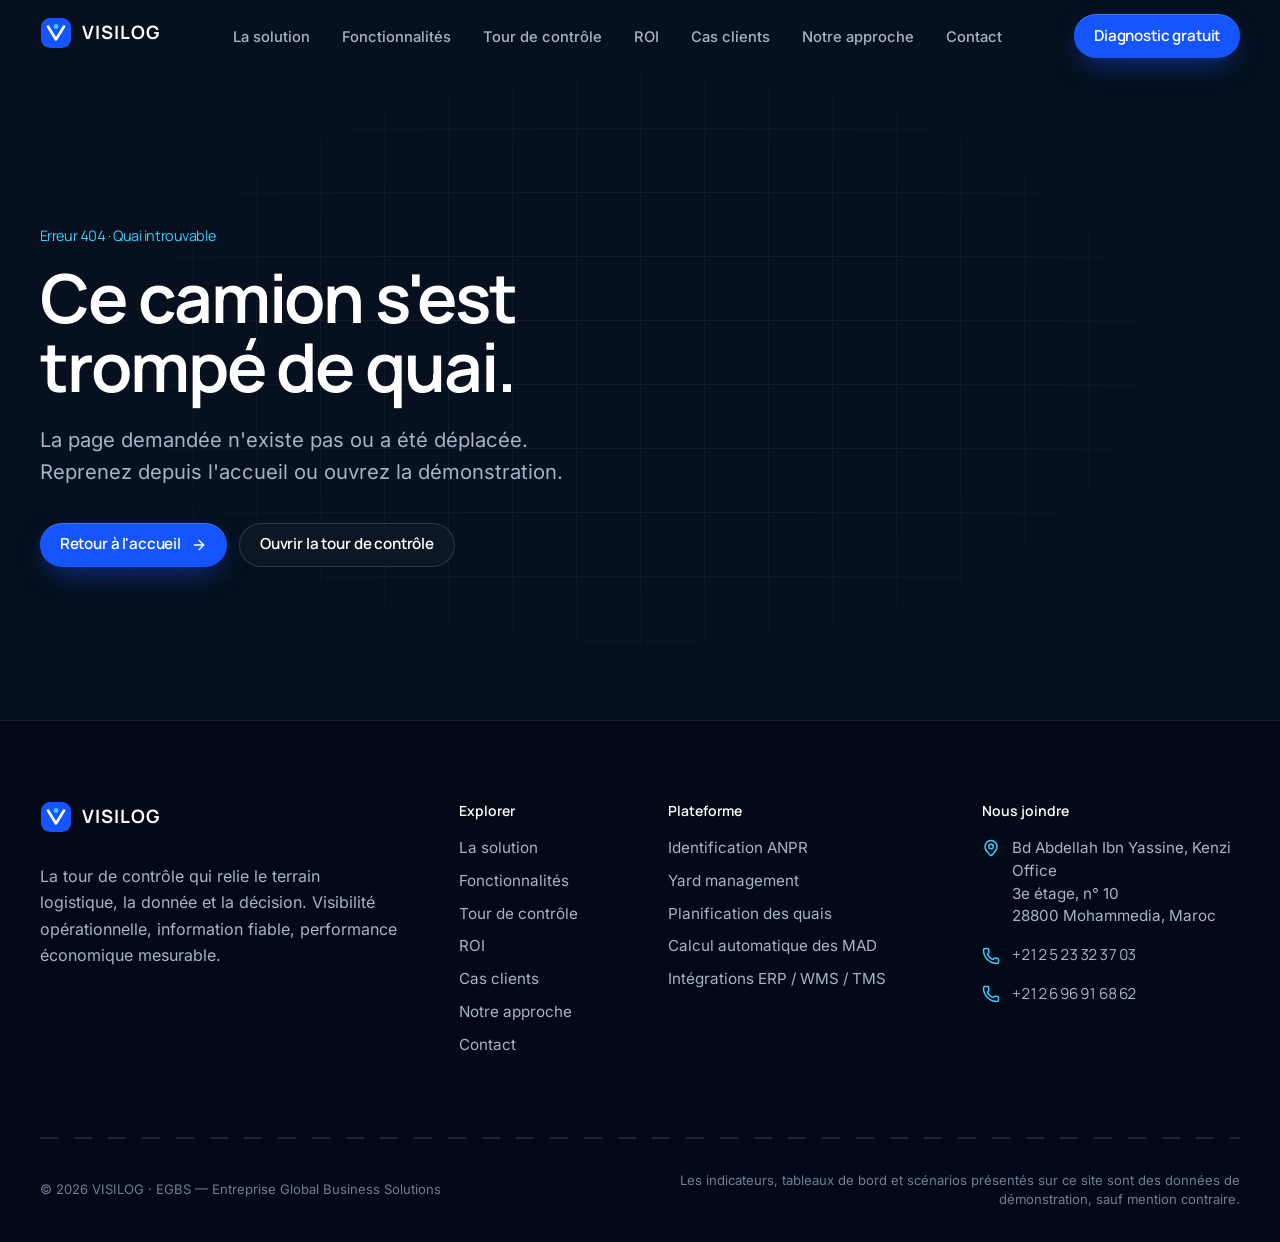
<file: visilog/404/index.html>
<!DOCTYPE html><html lang="fr"><head><meta charSet="utf-8"/><meta name="viewport" content="width=device-width, initial-scale=1"/><link rel="stylesheet" href="/visilog/_next/static/chunks/0st1fpw-d7l_j.css" data-precedence="next"/><link rel="preload" as="script" fetchPriority="low" href="/visilog/_next/static/chunks/1ckvzn7sfprko.js"/><script src="/visilog/_next/static/chunks/06ti68t6jhm98.js" async=""></script><script src="/visilog/_next/static/chunks/2nii411saqstq.js" async=""></script><script src="/visilog/_next/static/chunks/0ytkjwk_9bvo_.js" async=""></script><script src="/visilog/_next/static/chunks/2kzd2bib-2ux6.js" async=""></script><script src="/visilog/_next/static/chunks/turbopack-0vmwu-t5w6lcb.js" async=""></script><script src="/visilog/_next/static/chunks/1k4j1_pfcbzim.js" async=""></script><script src="/visilog/_next/static/chunks/1upuvyobbcz5n.js" async=""></script><script src="/visilog/_next/static/chunks/42onvq6nokjl2.js" async=""></script><script src="/visilog/_next/static/chunks/2zqwg4uytkmvd.js" async=""></script><meta name="robots" content="noindex"/><meta name="theme-color" content="#06101E"/><meta name="color-scheme" content="dark"/><title>VISILOG — Votre supply chain sous contrôle, en temps réel</title><meta name="description" content="VISILOG est la tour de contrôle supply chain qui rend visibles vos flux physiques : identification ANPR, suivi GPS, yard management, planification des quais et mesure automatique des temps de mise à disposition."/><meta name="application-name" content="VISILOG"/><meta name="keywords" content="tour de contrôle supply chain,yard management,ANPR,suivi GPS camions,temps de mise à disposition,MAD,planification des quais,visibilité transport,logistique Maroc"/><meta name="robots" content="index, follow"/><link rel="canonical" href="https://issamjido1.github.io/visilog/"/><meta property="og:title" content="VISILOG — Votre supply chain sous contrôle, en temps réel"/><meta property="og:description" content="VISILOG est la tour de contrôle supply chain qui rend visibles vos flux physiques : identification ANPR, suivi GPS, yard management, planification des quais et mesure automatique des temps de mise à disposition."/><meta property="og:url" content="https://issamjido1.github.io/visilog/"/><meta property="og:site_name" content="VISILOG"/><meta property="og:locale" content="fr_MA"/><meta property="og:image" content="https://issamjido1.github.io/visilog/opengraph-image?e6baf144f44d5ce7"/><meta property="og:image:type" content="image/png"/><meta property="og:image:width" content="1200"/><meta property="og:image:height" content="630"/><meta property="og:image:alt" content="VISILOG — Votre supply chain. Sous contrôle. En temps réel."/><meta property="og:type" content="website"/><meta name="twitter:card" content="summary_large_image"/><meta name="twitter:title" content="VISILOG — Supply Chain Control Tower"/><meta name="twitter:description" content="VISILOG est la tour de contrôle supply chain qui rend visibles vos flux physiques : identification ANPR, suivi GPS, yard management, planification des quais et mesure automatique des temps de mise à disposition."/><meta name="twitter:image" content="https://issamjido1.github.io/visilog/opengraph-image?e6baf144f44d5ce7"/><meta name="twitter:image:alt" content="VISILOG — Votre supply chain. Sous contrôle. En temps réel."/><meta name="twitter:image:type" content="image/png"/><meta name="twitter:image:width" content="1200"/><meta name="twitter:image:height" content="630"/><link rel="icon" href="/visilog/icon.svg?icon.1_deoazy19fmw.svg" sizes="any" type="image/svg+xml"/><script src="/visilog/_next/static/chunks/0cz1d0mv5g_q7.js" noModule=""></script></head><body class="min-h-dvh overflow-x-clip"><div hidden=""><!--$--><!--/$--></div><a href="#contenu" class="sr-only z-[100] rounded-full bg-white px-4 py-2 text-night focus:not-sr-only focus:fixed focus:left-4 focus:top-4">Aller au contenu</a><header class="fixed inset-x-0 top-0 z-50 transition-[background,border-color,backdrop-filter] duration-500 border-b border-transparent bg-transparent"><div class="shell flex h-[var(--header-h)] items-center justify-between gap-6"><a aria-label="VISILOG — accueil" class="shrink-0 rounded-lg" href="/visilog/"><span class="inline-flex items-center gap-2.5"><svg viewBox="0 0 32 32" class="h-8 w-8" aria-hidden="true"><rect x="1" y="1" width="30" height="30" rx="9" fill="#1455FF"></rect><path d="M8 9.5 16 22.5 24 9.5" fill="none" stroke="#fff" stroke-width="2.6" stroke-linecap="round" stroke-linejoin="round"></path><circle cx="16" cy="9.5" r="2.4" fill="#35CFFF"></circle></svg><span class="font-display text-[1.15rem] font-bold tracking-[0.06em] text-white">VISILOG</span></span></a><nav aria-label="Navigation principale" class="hidden xl:block"><ul class="flex items-center gap-1"><li><a class="relative rounded-full px-3.5 py-2 text-[0.92rem] font-medium transition-colors text-mist hover:text-white" href="/visilog/solution/">La solution</a></li><li><a class="relative rounded-full px-3.5 py-2 text-[0.92rem] font-medium transition-colors text-mist hover:text-white" href="/visilog/fonctionnalites/">Fonctionnalités</a></li><li><a class="relative rounded-full px-3.5 py-2 text-[0.92rem] font-medium transition-colors text-mist hover:text-white" href="/visilog/tour-de-controle/">Tour de contrôle</a></li><li><a class="relative rounded-full px-3.5 py-2 text-[0.92rem] font-medium transition-colors text-mist hover:text-white" href="/visilog/roi/">ROI</a></li><li><a class="relative rounded-full px-3.5 py-2 text-[0.92rem] font-medium transition-colors text-mist hover:text-white" href="/visilog/cas-clients/">Cas clients</a></li><li><a class="relative rounded-full px-3.5 py-2 text-[0.92rem] font-medium transition-colors text-mist hover:text-white" href="/visilog/approche/">Notre approche</a></li><li><a class="relative rounded-full px-3.5 py-2 text-[0.92rem] font-medium transition-colors text-mist hover:text-white" href="/visilog/contact/">Contact</a></li></ul></nav><div class="flex items-center gap-3"><span class="hidden sm:block"><a class="group relative inline-flex select-none items-center justify-center gap-2.5 whitespace-nowrap rounded-full font-display font-semibold tracking-[-0.01em] transition-[background,color,border-color,box-shadow,transform] duration-300 ease-out-expo disabled:pointer-events-none disabled:opacity-50 bg-royal text-white shadow-[0_10px_30px_-10px_rgba(20,85,255,0.7),inset_0_1px_0_rgba(255,255,255,0.18)] hover:bg-[#2a64ff] hover:shadow-[0_16px_40px_-12px_rgba(20,85,255,0.9),inset_0_1px_0_rgba(255,255,255,0.22)] active:scale-[0.98] h-11 px-5 text-[0.95rem]" href="/visilog/diagnostic/"><span>Diagnostic gratuit</span></a></span><button type="button" aria-expanded="false" aria-controls="menu-mobile" aria-label="Ouvrir le menu" class="inline-flex h-11 w-11 items-center justify-center rounded-full border border-[var(--line-strong)] text-white transition-colors hover:bg-white/5 xl:hidden"><svg xmlns="http://www.w3.org/2000/svg" width="20" height="20" viewBox="0 0 24 24" fill="none" stroke="currentColor" stroke-width="2" stroke-linecap="round" stroke-linejoin="round" class="lucide lucide-menu" aria-hidden="true"><path d="M4 5h16"></path><path d="M4 12h16"></path><path d="M4 19h16"></path></svg></button></div></div></header><main id="contenu"><div class="page-enter"><section class="relative flex min-h-[80svh] items-center overflow-hidden pt-[var(--header-h)]"><div class="grid-bg absolute inset-0 opacity-60" aria-hidden="true"></div><div class="shell relative"><p class="t-num text-[0.9rem] text-cyan">Erreur 404 · Quai introuvable</p><h1 class="t-h1 mt-4 max-w-3xl">Ce camion s&#x27;est trompé de quai.</h1><p class="t-lead mt-6 max-w-xl">La page demandée n&#x27;existe pas ou a été déplacée. Reprenez depuis l&#x27;accueil ou ouvrez la démonstration.</p><div class="mt-9 flex flex-col gap-3 sm:flex-row"><a class="group relative inline-flex select-none items-center justify-center gap-2.5 whitespace-nowrap rounded-full font-display font-semibold tracking-[-0.01em] transition-[background,color,border-color,box-shadow,transform] duration-300 ease-out-expo disabled:pointer-events-none disabled:opacity-50 bg-royal text-white shadow-[0_10px_30px_-10px_rgba(20,85,255,0.7),inset_0_1px_0_rgba(255,255,255,0.18)] hover:bg-[#2a64ff] hover:shadow-[0_16px_40px_-12px_rgba(20,85,255,0.9),inset_0_1px_0_rgba(255,255,255,0.22)] active:scale-[0.98] h-11 px-5 text-[0.95rem]" href="/visilog/"><span>Retour à l&#x27;accueil</span><span class="transition-transform duration-300 ease-out-expo group-hover:translate-x-0.5" aria-hidden="true"><svg xmlns="http://www.w3.org/2000/svg" width="16" height="16" viewBox="0 0 24 24" fill="none" stroke="currentColor" stroke-width="2" stroke-linecap="round" stroke-linejoin="round" class="lucide lucide-arrow-right" aria-hidden="true"><path d="M5 12h14"></path><path d="m12 5 7 7-7 7"></path></svg></span></a><a class="group relative inline-flex select-none items-center justify-center gap-2.5 whitespace-nowrap rounded-full font-display font-semibold tracking-[-0.01em] transition-[background,color,border-color,box-shadow,transform] duration-300 ease-out-expo disabled:pointer-events-none disabled:opacity-50 border border-[var(--line-strong)] bg-white/[0.03] text-white backdrop-blur-md hover:border-white/40 hover:bg-white/[0.07] active:scale-[0.98] h-11 px-5 text-[0.95rem]" href="/visilog/tour-de-controle/"><span>Ouvrir la tour de contrôle</span></a></div></div></section><!--$--><!--/$--></div></main><footer class="relative border-t border-[var(--line)] bg-abyss"><div class="shell grid gap-14 py-20 md:grid-cols-12"><div class="md:col-span-4"><span class="inline-flex items-center gap-2.5"><svg viewBox="0 0 32 32" class="h-8 w-8" aria-hidden="true"><rect x="1" y="1" width="30" height="30" rx="9" fill="#1455FF"></rect><path d="M8 9.5 16 22.5 24 9.5" fill="none" stroke="#fff" stroke-width="2.6" stroke-linecap="round" stroke-linejoin="round"></path><circle cx="16" cy="9.5" r="2.4" fill="#35CFFF"></circle></svg><span class="font-display text-[1.15rem] font-bold tracking-[0.06em] text-white">VISILOG</span></span><p class="t-body mt-6 max-w-sm">La tour de contrôle qui relie le terrain logistique, la donnée et la décision. Visibilité opérationnelle, information fiable, performance économique mesurable.</p></div><nav aria-label="Pages" class="md:col-span-2"><h2 class="mb-4 font-display text-sm font-semibold text-white">Explorer</h2><ul class="space-y-2.5 text-[0.95rem] text-mist"><li><a class="hover:text-white" href="/visilog/solution/">La solution</a></li><li><a class="hover:text-white" href="/visilog/fonctionnalites/">Fonctionnalités</a></li><li><a class="hover:text-white" href="/visilog/tour-de-controle/">Tour de contrôle</a></li><li><a class="hover:text-white" href="/visilog/roi/">ROI</a></li><li><a class="hover:text-white" href="/visilog/cas-clients/">Cas clients</a></li><li><a class="hover:text-white" href="/visilog/approche/">Notre approche</a></li><li><a class="hover:text-white" href="/visilog/contact/">Contact</a></li></ul></nav><nav aria-label="Plateforme" class="md:col-span-3"><h2 class="mb-4 font-display text-sm font-semibold text-white">Plateforme</h2><ul class="space-y-2.5 text-[0.95rem] text-mist"><li><a class="hover:text-white" href="/visilog/fonctionnalites/#anpr">Identification ANPR</a></li><li><a class="hover:text-white" href="/visilog/fonctionnalites/#yard">Yard management</a></li><li><a class="hover:text-white" href="/visilog/fonctionnalites/#quais">Planification des quais</a></li><li><a class="hover:text-white" href="/visilog/fonctionnalites/#mad">Calcul automatique des MAD</a></li><li><a class="hover:text-white" href="/visilog/fonctionnalites/#integrations">Intégrations ERP / WMS / TMS</a></li></ul></nav><div class="md:col-span-3"><h2 class="mb-4 font-display text-sm font-semibold text-white">Nous joindre</h2><address class="space-y-4 text-[0.95rem] not-italic text-mist"><a href="https://www.google.com/maps/search/?api=1&amp;query=Kenzi+Office+Bd+Abdellah+Ibn+Yassine+Mohammedia" target="_blank" rel="noreferrer" class="flex gap-3 hover:text-white"><svg xmlns="http://www.w3.org/2000/svg" width="18" height="18" viewBox="0 0 24 24" fill="none" stroke="currentColor" stroke-width="2" stroke-linecap="round" stroke-linejoin="round" class="lucide lucide-map-pin mt-0.5 shrink-0 text-cyan" aria-hidden="true"><path d="M20 10c0 4.993-5.539 10.193-7.399 11.799a1 1 0 0 1-1.202 0C9.539 20.193 4 14.993 4 10a8 8 0 0 1 16 0"></path><circle cx="12" cy="10" r="3"></circle></svg><span><span class="block">Bd Abdellah Ibn Yassine, Kenzi Office</span><span class="block">3e étage, n° 10</span><span class="block">28800 Mohammedia, Maroc</span></span></a><a href="tel:+212523323703" class="flex items-center gap-3 hover:text-white"><svg xmlns="http://www.w3.org/2000/svg" width="18" height="18" viewBox="0 0 24 24" fill="none" stroke="currentColor" stroke-width="2" stroke-linecap="round" stroke-linejoin="round" class="lucide lucide-phone shrink-0 text-cyan" aria-hidden="true"><path d="M13.832 16.568a1 1 0 0 0 1.213-.303l.355-.465A2 2 0 0 1 17 15h3a2 2 0 0 1 2 2v3a2 2 0 0 1-2 2A18 18 0 0 1 2 4a2 2 0 0 1 2-2h3a2 2 0 0 1 2 2v3a2 2 0 0 1-.8 1.6l-.468.351a1 1 0 0 0-.292 1.233 14 14 0 0 0 6.392 6.384"></path></svg><span class="t-num">+212 5 23 32 37 03</span></a><a href="tel:+212696916862" class="flex items-center gap-3 hover:text-white"><svg xmlns="http://www.w3.org/2000/svg" width="18" height="18" viewBox="0 0 24 24" fill="none" stroke="currentColor" stroke-width="2" stroke-linecap="round" stroke-linejoin="round" class="lucide lucide-phone shrink-0 text-cyan" aria-hidden="true"><path d="M13.832 16.568a1 1 0 0 0 1.213-.303l.355-.465A2 2 0 0 1 17 15h3a2 2 0 0 1 2 2v3a2 2 0 0 1-2 2A18 18 0 0 1 2 4a2 2 0 0 1 2-2h3a2 2 0 0 1 2 2v3a2 2 0 0 1-.8 1.6l-.468.351a1 1 0 0 0-.292 1.233 14 14 0 0 0 6.392 6.384"></path></svg><span class="t-num">+212 6 96 91 68 62</span></a></address></div></div><div class="shell"><div class="lane opacity-60" aria-hidden="true"></div></div><div class="shell flex flex-col gap-3 py-8 text-[0.82rem] text-fog md:flex-row md:items-center md:justify-between"><p>© <!-- -->2026<!-- --> VISILOG · <!-- -->EGBS — Entreprise Global Business Solutions</p><p class="max-w-xl md:text-right">Les indicateurs, tableaux de bord et scénarios présentés sur ce site sont des données de démonstration, sauf mention contraire.</p></div></footer><script type="application/ld+json">{"@context":"https://schema.org","@type":"SoftwareApplication","name":"VISILOG","applicationCategory":"BusinessApplication","operatingSystem":"Web","description":"VISILOG est la tour de contrôle supply chain qui rend visibles vos flux physiques : identification ANPR, suivi GPS, yard management, planification des quais et mesure automatique des temps de mise à disposition.","inLanguage":"fr","publisher":{"@type":"Organization","name":"EGBS","address":{"@type":"PostalAddress","addressLocality":"Mohammedia","addressCountry":"MA"}}}</script><script id="_R_">(globalThis["TURBOPACK"] || (globalThis["TURBOPACK"] = [])).push({"otherChunks":["static/chunks/1ckvzn7sfprko.js","static/chunks/06ti68t6jhm98.js","static/chunks/2nii411saqstq.js","static/chunks/0ytkjwk_9bvo_.js","static/chunks/2kzd2bib-2ux6.js"],"runtimeModuleIds":[94553]});</script><script src="/visilog/_next/static/chunks/1ckvzn7sfprko.js" async=""></script><script>(self.__next_f=self.__next_f||[]).push([0])</script><script>self.__next_f.push([1,"1:\"$Sreact.fragment\"\n2:\"/visilog/_next/static/chunks/1k4j1_pfcbzim.js\"\n3:\"/visilog/_next/static/chunks/1upuvyobbcz5n.js\"\n4:I[93983,[\"$2\",\"$3\"],\"Header\"]\n5:\"/visilog/_next/static/chunks/42onvq6nokjl2.js\"\n6:I[39756,[\"$5\"],\"default\"]\n7:\"/visilog/_next/static/chunks/2zqwg4uytkmvd.js\"\n8:I[8821,[\"$2\",\"$3\",\"$7\"],\"default\"]\n9:I[37457,[\"$5\"],\"default\"]\na:I[76525,[\"$2\",\"$3\"],\"ButtonLink\"]\nb:I[5014,[\"$2\",\"$3\"],\"default\"]\nc:I[22016,[\"$2\",\"$3\"],\"\"]\n1c:I[68027,[\"$2\",\"$3\"],\"default\",1]\n:HL[\"/visilog/_next/static/chunks/0st1fpw-d7l_j.css\",\"style\"]\n18:X\n19:[[\"children\",{\"s\":\"__PAGE__\",\"h\":512,\"d\":{\"r\":\"$L1a\",\"p\":false,\"v\":null}}]]\n16:[[\"children\",{\"s\":\"/_not-found\",\"h\":512,\"d\":{\"r\":\"$L17\",\"p\":false,\"v\":\"$18\"},\"c\":\"$Q19\"}]]\n0:{\"P\":null,\"c\":[\"\",\"_not-found\",\"\"],\"q\":\"\",\"i\":false,\"t\":{\"t\":{\"s\":\"\",\"h\":528,\"d\":{\"r\":[\"$\",\"$1\",\"c\",{\"children\":[[[\"$\",\"link\",\"0\",{\"rel\":\"stylesheet\",\"href\":\"/visilog/_next/static/chunks/0st1fpw-d7l_j.css\",\"precedence\":\"next\",\"crossOrigin\":\"$undefined\",\"nonce\":\"$undefined\"}],[\"$\",\"script\",\"script-0\",{\"src\":\"/visilog/_next/static/chunks/1k4j1_pfcbzim.js\",\"async\":true,\"nonce\":\"$undefined\"}],[\"$\",\"script\",\"script-1\",{\"src\":\"/visilog/_next/static/chunks/1upuvyobbcz5n.js\",\"async\":true,\"nonce\":\"$undefined\"}]],[\"$\",\"html\",null,{\"lang\":\"fr\",\"children\":[\"$\",\"body\",null,{\"className\":\"min-h-dvh overflow-x-clip\",\"children\":[[\"$\",\"$L4\",null,{}],[\"$\",\"main\",null,{\"id\":\"contenu\",\"children\":[\"$\",\"$L6\",null,{\"parallelRouterKey\":\"children\",\"error\":\"$8\",\"errorStyles\":[],\"errorScripts\":[[\"$\",\"script\",\"script-0\",{\"src\":\"/visilog/_next/static/chunks/2zqwg4uytkmvd.js\",\"async\":true,\"nonce\":\"$undefined\"}]],\"template\":[\"$\",\"div\",null,{\"className\":\"page-enter\",\"children\":[\"$\",\"$L9\",null,{}]}],\"templateStyles\":[],\"templateScripts\":null,\"notFound\":[[\"$\",\"section\",null,{\"className\":\"relative flex min-h-[80svh] items-center overflow-hidden pt-[var(--header-h)]\",\"children\":[[\"$\",\"div\",null,{\"className\":\"grid-bg absolute inset-0 opacity-60\",\"aria-hidden\":true}],[\"$\",\"div\",null,{\"className\":\"shell relative\",\"children\":[[\"$\",\"p\",null,{\"className\":\"t-num text-[0.9rem] text-cyan\",\"children\":\"Erreur 404 · Quai introuvable\"}],[\"$\",\"h1\",null,{\"className\":\"t-h1 mt-4 max-w-3xl\",\"children\":\"Ce camion s'est trompé de quai.\"}],[\"$\",\"p\",null,{\"className\":\"t-lead mt-6 max-w-xl\",\"children\":\"La page demandée n'existe pas ou a été déplacée. Reprenez depuis l'accueil ou ouvrez la démonstration.\"}],[\"$\",\"div\",null,{\"className\":\"mt-9 flex flex-col gap-3 sm:flex-row\",\"children\":[[\"$\",\"$La\",null,{\"href\":\"/\",\"icon\":[\"$\",\"$Lb\",null,{\"ref\":\"$undefined\",\"icon\":{\"name\":\"arrow-right\",\"size\":24,\"node\":[[\"path\",{\"d\":\"M5 12h14\",\"key\":\"1ays0h\"}],[\"path\",{\"d\":\"m12 5 7 7-7 7\",\"key\":\"xquz4c\"}]]},\"className\":\"$undefined\",\"size\":16}],\"children\":\"Retour à l'accueil\"}],[\"$\",\"$La\",null,{\"href\":\"/tour-de-controle\",\"variant\":\"secondary\",\"children\":\"Ouvrir la tour de contrôle\"}]]}]]}]]}],[]],\"forbidden\":\"$undefined\",\"unauthorized\":\"$undefined\"}]}],[\"$\",\"footer\",null,{\"className\":\"relative border-t border-[var(--line)] bg-abyss\",\"children\":[[\"$\",\"div\",null,{\"className\":\"shell grid gap-14 py-20 md:grid-cols-12\",\"children\":[[\"$\",\"div\",null,{\"className\":\"md:col-span-4\",\"children\":[[\"$\",\"span\",null,{\"className\":\"inline-flex items-center gap-2.5\",\"children\":[[\"$\",\"svg\",null,{\"viewBox\":\"0 0 32 32\",\"className\":\"h-8 w-8\",\"aria-hidden\":true,\"children\":[[\"$\",\"rect\",null,{\"x\":\"1\",\"y\":\"1\",\"width\":\"30\",\"height\":\"30\",\"rx\":\"9\",\"fill\":\"#1455FF\"}],[\"$\",\"path\",null,{\"d\":\"M8 9.5 16 22.5 24 9.5\",\"fill\":\"none\",\"stroke\":\"#fff\",\"strokeWidth\":\"2.6\",\"strokeLinecap\":\"round\",\"strokeLinejoin\":\"round\"}],[\"$\",\"circle\",null,{\"cx\":\"16\",\"cy\":\"9.5\",\"r\":\"2.4\",\"fill\":\"#35CFFF\"}]]}],[\"$\",\"span\",null,{\"className\":\"font-display text-[1.15rem] font-bold tracking-[0.06em] text-white\",\"children\":\"VISILOG\"}]]}],[\"$\",\"p\",null,{\"className\":\"t-body mt-6 max-w-sm\",\"children\":\"La tour de contrôle qui relie le terrain logistique, la donnée et la décision. Visibilité opérationnelle, information fiable, performance économique mesurable.\"}]]}],[\"$\",\"nav\",null,{\"aria-label\":\"Pages\",\"className\":\"md:col-span-2\",\"children\":[[\"$\",\"h2\",null,{\"className\":\"mb-4 font-display text-sm font-semibold text-white\",\"children\":\"Explorer\"}],[\"$\",\"ul\",null,{\"className\":\"space-y-2.5 text-[0.95rem] text-mist\",\"children\":[[\"$\",\"li\",\"/solution\",{\"children\":[\"$\",\"$Lc\",null,{\"href\":\"/solution\",\"className\":\"hover:text-white\",\"children\":\"La solution\"}]}],[\"$\",\"li\",\"/fonctionnalites\",{\"children\":[\"$\",\"$Lc\",null,{\"href\":\"/fonctionnalites\",\"className\":\"hover:text-white\",\"children\":\"Fonctionnalités\"}]}],[\"$\",\"li\",\"/tour-de-controle\",{\"children\":[\"$\",\"$Lc\",null,{\"href\":\"/tour-de-controle\",\"className\":\"hover:text-white\",\"children\":\"Tour de contrôle\"}]}],[\"$\",\"li\",\"/roi\",{\"children\":[\"$\",\"$Lc\",null,{\"href\":\"/roi\",\"className\":\"hover:text-white\",\"children\":\"ROI\"}]}],[\"$\",\"li\",\"/cas-clients\",{\"children\":[\"$\",\"$Lc\",null,{\"href\":\"/cas-clients\",\"className\":\"hover:text-white\",\"children\":\"Cas clients\"}]}],[\"$\",\"li\",\"/approche\",{\"children\":[\"$\",\"$Lc\",null,{\"href\":\"/approche\",\"className\":\"hover:text-white\",\"children\":\"Notre approche\"}]}],[\"$\",\"li\",\"/contact\",{\"children\":[\"$\",\"$Lc\",null,{\"href\":\"/contact\",\"className\":\"hover:text-white\",\"children\":\"Contact\"}]}]]}]]}],[\"$\",\"nav\",null,{\"aria-label\":\"Plateforme\",\"className\":\"md:col-span-3\",\"children\":[[\"$\",\"h2\",null,{\"className\":\"mb-4 font-display text-sm font-semibold text-white\",\"children\":\"Plateforme\"}],[\"$\",\"ul\",null,{\"className\":\"space-y-2.5 text-[0.95rem] text-mist\",\"children\":[\"$Ld\",\"$Le\",\"$Lf\",\"$L10\",\"$L11\"]}]]}],\"$L12\"]}],\"$L13\",\"$L14\"]}],\"$L15\"]}]}]]}],\"p\":false,\"v\":null},\"c\":\"$Q16\"},\"h\":{\"r\":\"$L1b\",\"p\":false,\"v\":null}},\"m\":\"$undefined\",\"G\":[\"$1c\",[\"$L1d\"]],\"S\":true,\"r\":\"$undefined\",\"s\":\"$undefined\",\"a\":\"$undefined\",\"l\":\"$undefined\",\"p\":\"$undefined\",\"d\":\"$undefined\",\"b\":\"T9D29Jizh-L_TClEpcK9y\"}\n1e:I[97367,[\"$5\"],\"OutletBoundary\"]\n1f:\"$Sreact.suspense\"\n21:\"ViewportBoundary\"\n22:I[97367,[\"$5\"],\"$21\"]\n24:\"MetadataBoundary\"\n25:I[97367,[\"$5\"],\"$24\"]\nd:[\"$\",\"li\",\"/fonctionnalites#anpr\",{\"children\":[\"$\",\"$Lc\",null,{\"href\":\"/fonctionnalites#anpr\",\"className\":\"hover:text-white\",\"children\":\"Identification ANPR\"}]}]\ne:[\"$\",\"li\",\"/fonctionnalites#yard\",{\"children\":[\"$\",\"$Lc\",null,{\"href\":\"/fonctionnalites#yard\",\"className\":\"hover:text-white\",\"children\":\"Yard management\"}]}]\nf:[\"$\",\"li\",\"/fonctionnalites#quais\",{\"children\":[\"$\",\"$Lc\",null,{\"href\":\"/fonctionnalites#quais\",\"className\":\"hover:text-white\",\"children\":\"Planification des quais\"}]}]\n10:[\"$\",\"li\",\"/fonctionnalites#mad\",{\"children\":[\"$\",\"$Lc\",null,{\"href\":\"/fonctionnalites#mad\",\"className\":\"hover:text-white\",\"children\":\"Calcul automatique des MAD\"}]}]\n11:[\"$\",\"li\",\"/fonctionnalites#integrations\",{\"children\":[\"$\",\"$Lc\",null,{\"href\":\"/fonctionnalites#integrations\",\"className\":\"hover:text-white\",\"children\":\"Intégrations ERP / WMS / TMS\"}]}]\n12:[\"$\",\"div\",null,{\"className\":\"md:col-span-3\",\"children\":[[\"$\",\"h2\",null,{\"className\":\"mb-4 font-display text-sm font-semibold text-white\",\"children\":\"Nous joindre\"}],[\"$\",\"address\",null,{\"className\":\"space-y-4 text-[0.95rem] not-italic text-mist\",\"children\":[[\"$\",\"a\",null,{\"href\":\"https://www.google.com/maps/search/?api=1\u0026query=Kenzi+Office+Bd+Abdellah+Ibn+Yassine+Mohammedia\",\"target\":\"_blank\",\"rel\":\"noreferrer\",\"className\":\"flex gap-3 hover:text-white\",\"children\":[[\"$\",\"$Lb\",null,{\"ref\":\"$undefined\",\"icon\":{\"name\":\"map-pin\",\"size\":24,\"node\":[[\"path\",{\"d\":\"M20 10c0 4.993-5.539 10.193-7.399 11.799a1 1 0 0 1-1.202 0C9.539 20.193 4 14.993 4 10a8 8 0 0 1 16 0\",\"key\":\"1r0f0z\"}],[\"circle\",{\"cx\":\"12\",\"cy\":\"10\",\"r\":\"3\",\"key\":\"ilqhr7\"}]]},\"className\":\"mt-0.5 shrink-0 text-cyan\",\"size\":18,\"aria-hidden\":true}],[\"$\",\"span\",null,{\"children\":[[\"$\",\"span\",\"Bd Abdellah Ibn Yassine, Kenzi Office\",{\"className\":\"block\",\"children\":\"Bd Abdellah Ibn Yassine, Kenzi Office\"}],[\"$\",\"span\",\"3e étage, n° 10\",{\"className\":\"block\",\"children\":\"3e étage, n° 10\"}],[\"$\",\"span\",\"28800 Mohammedia, Maroc\",{\"className\":\"block\",\"children\":\"28800 Mohammedia, Maroc\"}]]}]]}],[[\"$\",\"a\",\"tel:+212523323703\",{\"href\":\"tel:+212523323703\",\"className\":\"flex items-center gap-3 hover:text-white\",\"children\":[[\"$\",\"$Lb\",null,{\"ref\":\"$undefined\",\"icon\":{\"name\":\"phone\",\"size\":24,\"node\":[[\"path\",{\"d\":\"M13.832 16.568a1 1 0 0 0 1.213-.303l.355-.465A2 2 0 0 1 17 15h3a2 2 0 0 1 2 2v3a2 2 0 0 1-2 2A18 18 0 0 1 2 4a2 2 0 0 1 2-2h3a2 2 0 0 1 2 2v3a2 2 0 0 1-.8 1.6l-.468.351a1 1 0 0 0-.292 1.233 14 14 0 0 0 6.392 6.384\",\"key\":\"9njp5v\"}]]},\"className\":\"shrink-0 text-cyan\",\"size\":18,\"aria-hidden\":true}],[\"$\",\"span\",null,{\"className\":\"t-num\",\"children\":\"+212 5 23 32 37 03\"}]]}],[\"$\",\"a\",\"tel:+212696916862\",{\"href\":\"tel:+212696916862\",\"className\":\"flex items-center gap-3 hover:text-white\",\"children\":[[\"$\",\"$Lb\",null,{\"ref\":\"$undefined\",\"icon\":\"$12:props:children:1:props:children:1:0:props:children:0:props:icon\",\"className\":\"shrink-0 text-cyan\",\"size\":18,\"aria-hidden\":true}],[\"$\",\"span\",null,{\"className\":\"t-num\",\"children\":\"+212 6 96 91 68 62\"}]]}]]]}]]}]\n13:[\"$\",\"div\",null,{\"className\":\"shell\",\"children\":[\"$\",\"div\",null,{\"className\":\"lane opacity-60\",\"aria-hidden\":true}]}]\n14:[\"$\",\"div\",null,{\"className\":\"shell flex flex-col gap-3 py-8 text-[0.82rem] text-fog md:flex-row md:items-center md:justify-between\",\"children\":[[\"$\",\"p\",null,{\"children\":[\"© \",2026,\" VISILOG · \",\"EGBS — Entreprise Global Business Solutions\"]}],[\"$\",\"p\",null,{\"className\":\"max-w-xl md:text-right\",\"children\":\"Les indicateurs, tableaux de bord et scénarios présentés sur ce site sont des données de démonstration, sauf mention contraire.\"}]]}]\n15:[\"$\",\"script\",null,{\"type\":\"application/ld+json\",\"dangerouslySetInnerHTML\":{\"__html\":\"{\\\"@context\\\":\\\"https://schema.org\\\",\\\"@type\\\":\\\"SoftwareApplication\\\",\\\"name\\\":\\\"VISILOG\\\",\\\"applicationCategory\\\":\\\"BusinessApplication\\\",\\\"operatingSystem\\\":\\\"Web\\\",\\\"description\\\":\\\"VISILOG est la tour de contrôle supply chain qui rend visibles vos flux physiques : identification ANPR, suivi GPS, yard management, planification des quais et mesure automatique des temps de mise à disposition.\\\",\\\"inLanguage\\\":\\\"fr\\\",\\\"publisher\\\":{\\\"@type\\\":\\\"Organization\\\",\\\"name\\\":\\\"EGBS\\\",\\\"address\\\":{\\\"@type\\\":\\\"PostalAddress\\\",\\\"addressLocality\\\":\\\"Mohammedia\\\",\\\"addressCountry\\\":\\\"MA\\\"}}}\"}}]\n17:[\"$\",\"$1\",\"c\",{\"children\":[null,[\"$\",\"$L6\",null,{\"parallelRouterKey\":\"children\",\"error\":\"$undefined\",\"errorStyles\":\"$undefined\",\"errorScripts\":\"$undefined\",\"template\":[\"$\",\"$L9\",null,{}],\"templateStyles\":\"$undefined\",\"templateScripts\":\"$undefined\",\"notFound\":\"$undefined\",\"forbidden\":\"$undefined\",\"unauthorized\":\"$undefined\"}]]}]\n1a:[\"$\",\"$1\",\"c\",{\"children\":[[\"$\",\"section\",null,{\"className\":\"relative flex min-h-[80svh] items-center overflow-hidden pt-[var(--header-h)]\",\"children\":[[\"$\",\"div\",null,{\"className\":\"grid-bg absolute inset-0 opacity-60\",\"aria-hidden\":true}],[\"$\",\"div\",null,{\"className\":\"shell relative\",\"children\":[[\"$\",\"p\",null,{\"className\":\"t-num text-[0.9rem] text-cyan\",\"children\":\"Erreur 404 · Quai introuvable\"}],[\"$\",\"h1\",null,{\"className\":\"t-h1 mt-4 max-w-3xl\",\"children\":\"Ce camion s'est trompé de quai.\"}],[\"$\",\"p\",null,{\"className\":\"t-lead mt-6 max-w-xl\",\"children\":\"La page demandée n'existe pas ou a été déplacée. Reprenez depuis l'accueil ou ouvrez la démonstration.\"}],[\"$\",\"div\",null,{\"className\":\"mt-9 flex flex-col gap-3 sm:flex-row\",\"children\":[[\"$\",\"$La\",null,{\"href\":\"/\",\"icon\":[\"$\",\"$Lb\",null,{\"ref\":\"$undefined\",\"icon\":\"$0:t:t:d:r:props:children:1:props:children:props:children:1:props:children:props:notFound:0:props:children:1:props:children:3:props:children:0:props:icon:props:icon\",\"className\":\"$undefined\",\"size\":16}],\"children\":\"Retour à l'accueil\"}],[\"$\",\"$La\",null,{\"href\":\"/tour-de-controle\",\"variant\":\"secondary\",\"children\":\"Ouvrir la tour de contrôle\"}]]}]]}]]}],null,[\"$\",\"$L1e\",null,{\"children\":[\"$\",\"$1f\",null,{\"name\":\"Next.MetadataOutlet\",\"children\":\"$@20\"}]}]]}]\n1b:[\"$\",\"$1\",\"h\",{\"children\":[[\"$\",\"meta\",null,{\"name\":\"robots\",\"content\":\"noindex\"}],[\"$\",\"$L22\",null,{\"children\":\"$L23\"}],[\"$\",\"$L25\",null,{\"children\":[[\"$\",\"div\",null,{\"hidden\":true,\"children\":[\"$\",\"$1f\",null,{\"name\":\"Next.Metadata\",\"children\":\"$L26\"}]}],null]}],null]}]\n1d:[\"$\",\"link\",\"0\",{\"rel\":\"stylesheet\",\"href\":\"/visilog/_next/static/chunks/0st1fpw-d7l_j.css\",\"precedence\":\"next\",\"crossOrigin\":\"$undefined\",\"nonce\":\"$undefined\"}]\n18:C\n23:[[\"$\",\"meta\",\"0\",{\"charSet\":\"utf-8\"}],[\"$\",\"meta\",\"1\",{\"name\":\"viewport\",\"content\":\"width=device-width, initial-scale=1\"}],[\"$\",\"meta\",\"2\",{\"name\":\"theme-color\",\"content\":\"#06101E\"}],[\"$\",\"meta\",\"3\",{\"name\":\"color-scheme\",\"content\":\"dark\"}]]\n27:I[27201,[\"$5\"],\"IconMark\"]\n20:null\n26:[[\"$\",\"title\",\"0\",{\"children\":\"VISILOG — Votre supply chain sous contrôle, en temps réel\"}],[\"$\",\"meta\",\"1\",{\"name\":\"description\",\"content\":\"VISILOG est la tour de contrôle supply chain qui rend visibles vos flux physiques : identification ANPR, suivi GPS, yard management, planification des quais et mesure automatique des temps de mise à disposition.\"}],[\"$\",\"meta\",\"2\",{\"name\":\"application-name\",\"content\":\"VISILOG\"}],[\"$\",\"meta\",\"3\",{\"name\":\"keywords\",\"content\":\"tour de contrôle supply chain,yard management,ANPR,suivi GPS camions,temps de mise à disposition,MAD,planification des quais,visibilité transport,logistique Maroc\"}],[\"$\",\"meta\",\"4\",{\"name\":\"robots\",\"content\":\"index, follow\"}],[\"$\",\"link\",\"5\",{\"rel\":\"canonical\",\"href\":\"https://issamjido1.github.io/visilog/\"}],[\"$\",\"meta\",\"6\",{\"property\":\"og:title\",\"content\":\"VISILOG — Votre supply chain sous contrôle, en temps réel\"}],[\"$\",\"meta\",\"7\",{\"property\":\"og:description\",\"content\":\"VISILOG est la tour de contrôle supply chain qui rend visibles vos flux physiques : identification ANPR, suivi GPS, yard management, planification des quais et mesure automatique des temps de mise à disposition.\"}],[\"$\",\"meta\",\"8\",{\"property\":\"og:url\",\"content\":\"https://issamjido1.github.io/visilog/\"}],[\"$\",\"meta\",\"9\",{\"property\":\"og:site_name\",\"content\":\"VISILOG\"}],[\"$\",\"meta\",\"10\",{\"property\":\"og:locale\",\"content\":\"fr_MA\"}],[\"$\",\"meta\",\"11\",{\"property\":\"og:image\",\"content\":\"https://issamjido1.github.io/visilog/opengraph-image?e6baf144f44d5ce7\"}],[\"$\",\"meta\",\"12\",{\"property\":\"og:image:type\",\"content\":\"image/png\"}],[\"$\",\"meta\",\"13\",{\"property\":\"og:image:width\",\"content\":\"1200\"}],[\"$\",\"meta\",\"14\",{\"property\":\"og:image:height\",\"content\":\"630\"}],[\"$\",\"meta\",\"15\",{\"property\":\"og:image:alt\",\"content\":\"VISILOG — Votre supply chain. Sous contrôle. En temps réel.\"}],[\"$\",\"meta\",\"16\",{\"property\":\"og:type\",\"content\":\"website\"}],[\"$\",\"meta\",\"17\",{\"name\":\"twitter:card\",\"content\":\"summary_large_image\"}],[\"$\",\"meta\",\"18\",{\"name\":\"twitter:title\",\"content\":\"VISILOG — Supply Chain Control Tower\"}],[\"$\",\"meta\",\"19\",{\"name\":\"twitter:description\",\"content\":\"VISILOG est la tour de contrôle supply chain qui rend visibles vos flux physiques : identification ANPR, suivi GPS, yard management, planification des quais et mesure automatique des temps de mise à disposition.\"}],[\"$\",\"meta\",\"20\",{\"name\":\"twitter:image\",\"content\":\"https://issamjido1.github.io/visilog/opengraph-image?e6baf144f44d5ce7\"}],[\"$\",\"meta\",\"21\",{\"name\":\"twitter:image:alt\",\"content\":\"VISILOG — Votre supply chain. Sous contrôle. En temps réel.\"}],[\"$\",\"meta\",\"22\",{\"name\":\"twitter:image:type\",\"content\":\"image/png\"}],[\"$\",\"meta\",\"23\",{\"name\":\"twitter:image:width\",\"content\":\"1200\"}],[\"$\",\"meta\",\"24\",{\"name\":\"twitter:image:height\",\"content\":\"630\"}],[\"$\",\"link\",\"25\",{\"rel\":\"icon\",\"href\":\"/visilog/icon.svg?icon.1_deoazy19fmw.svg\",\"sizes\":\"any\",\"type\":\"image/svg+xml\"}],[\"$\",\"$L27\",\"26\",{}]]\n"])</script></body></html>
</file>
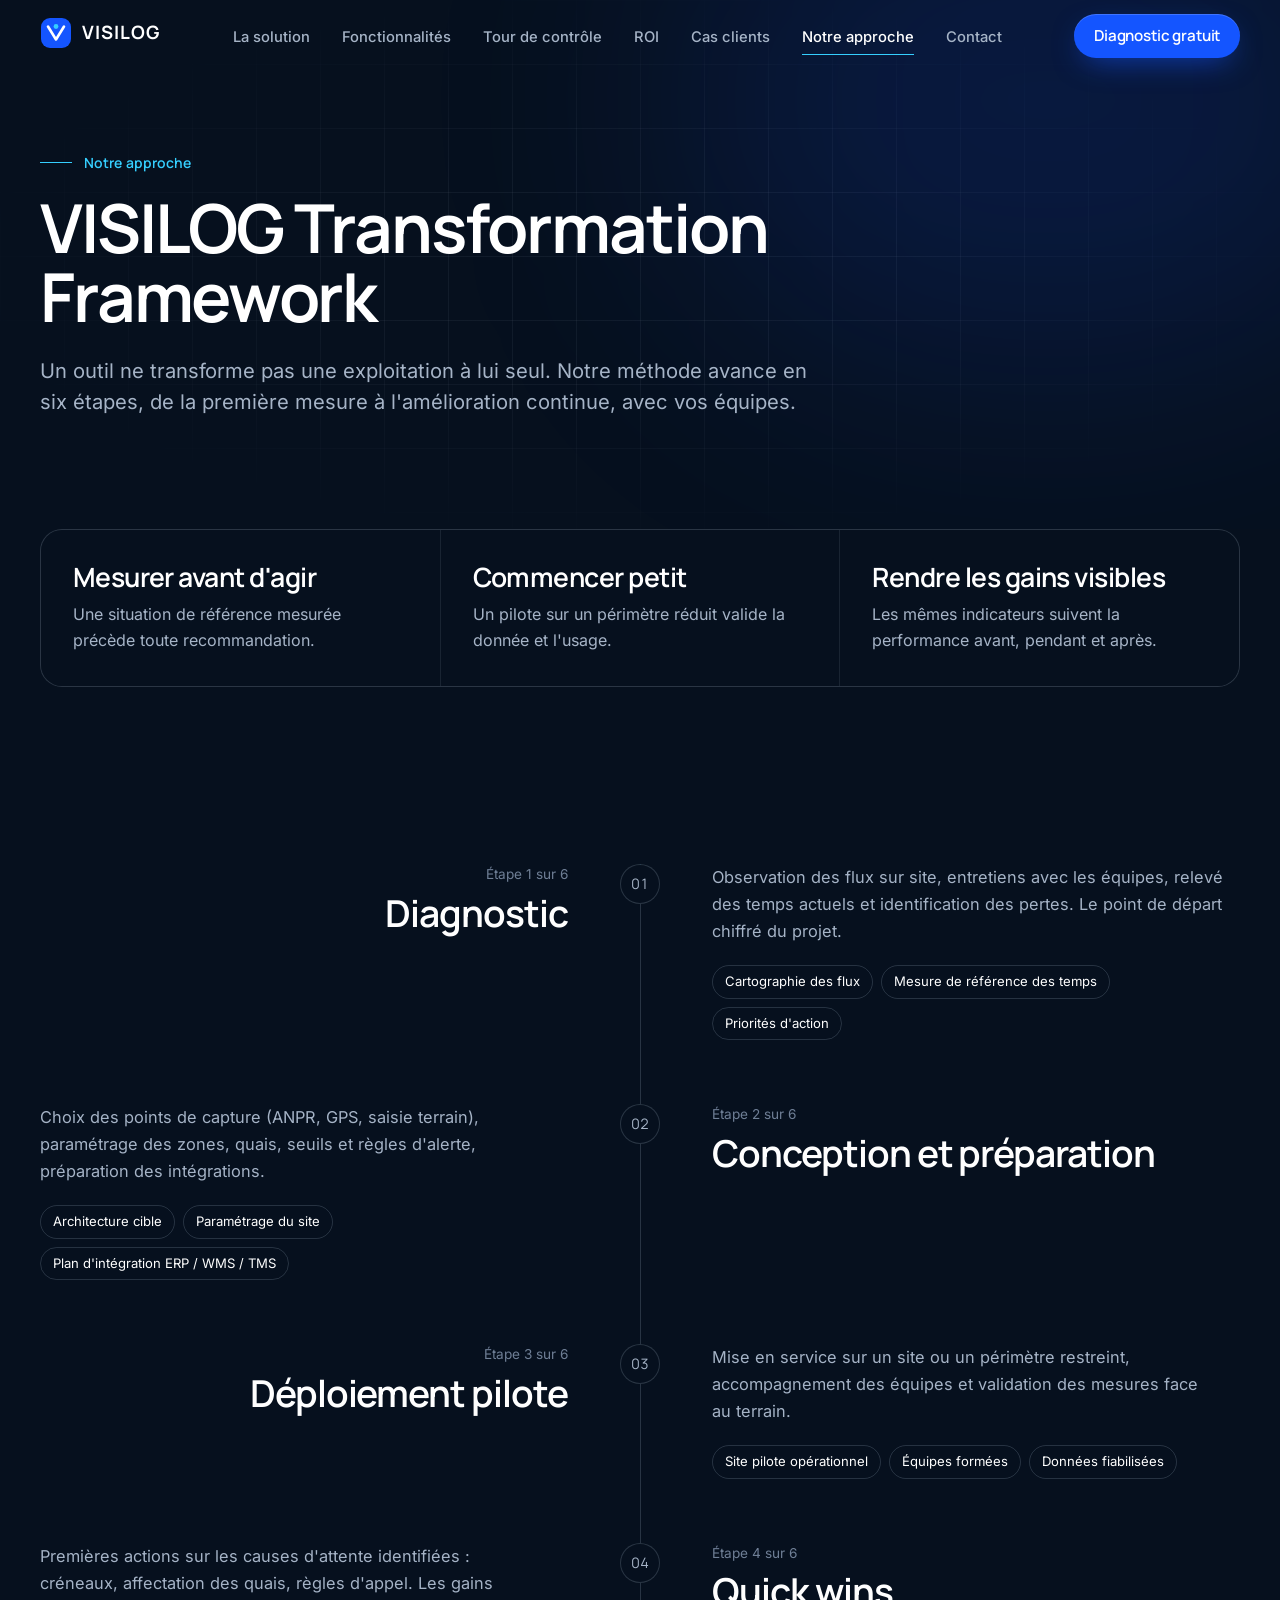
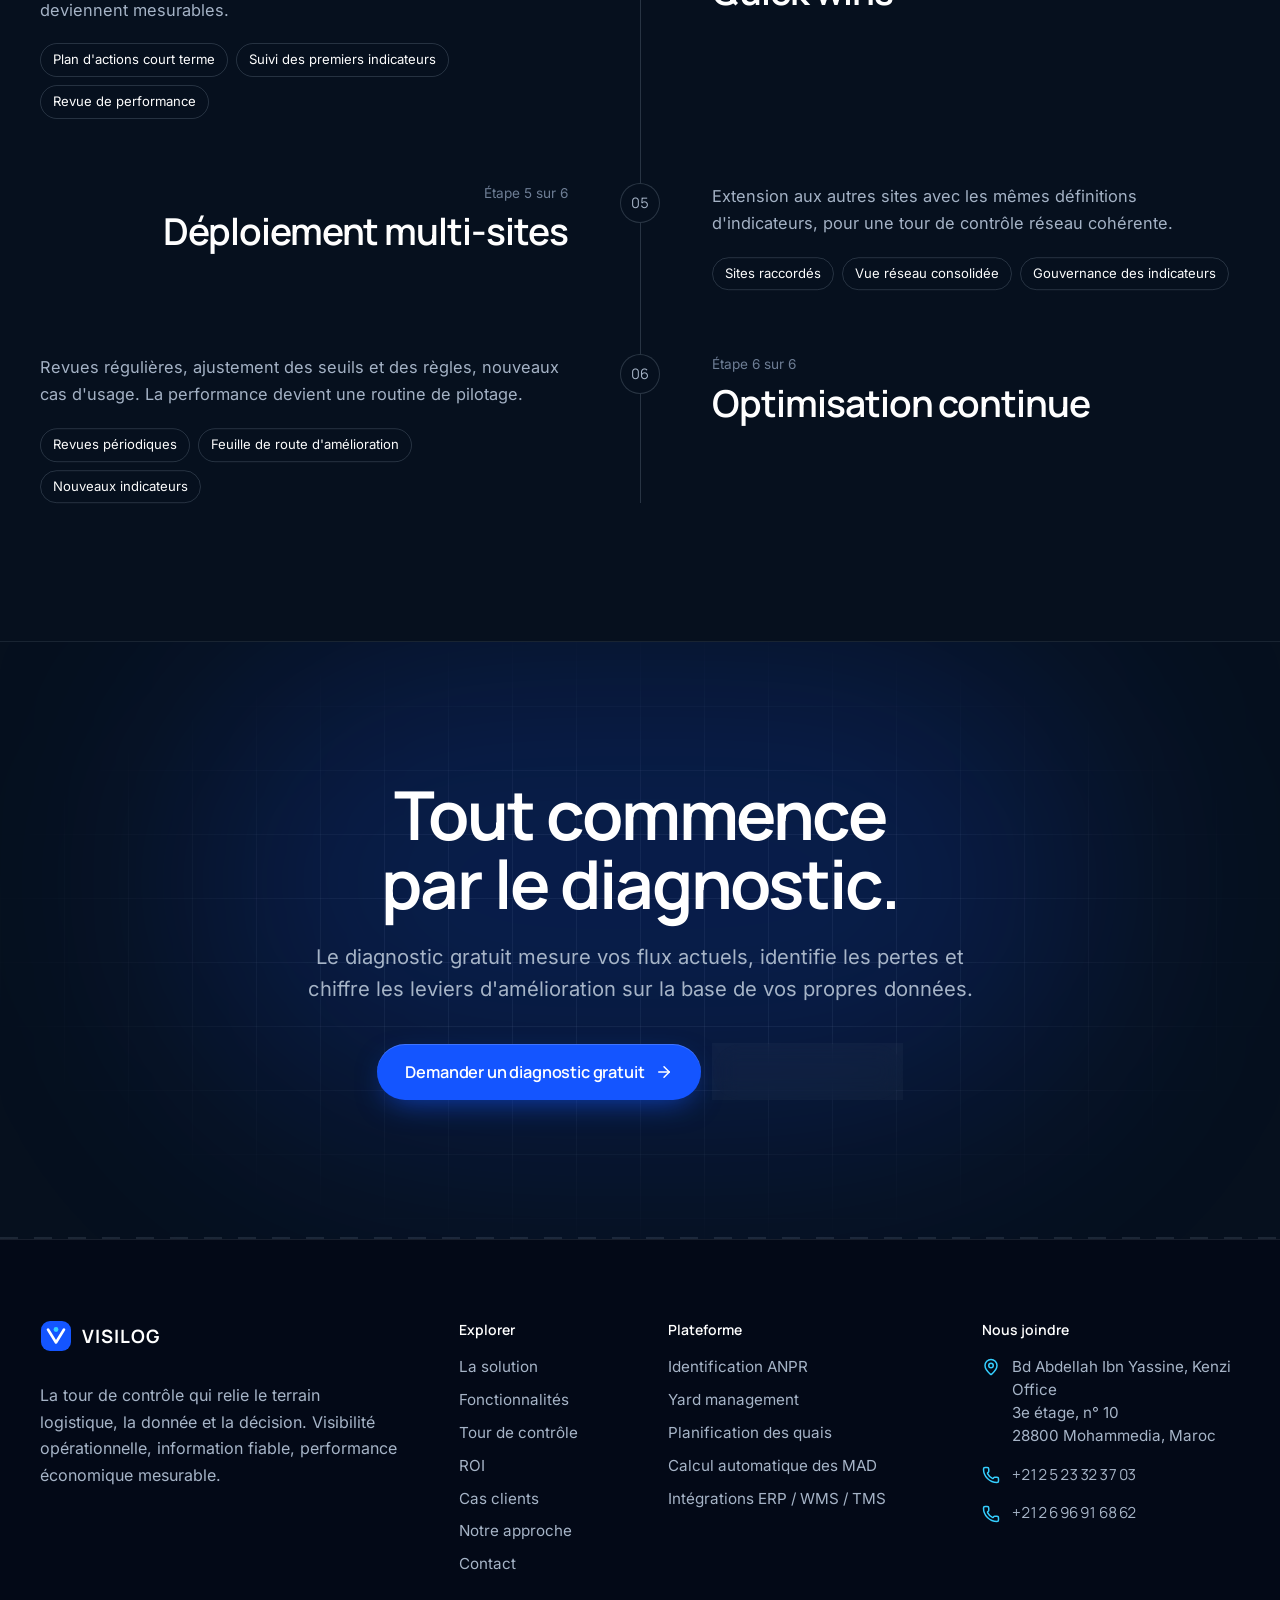
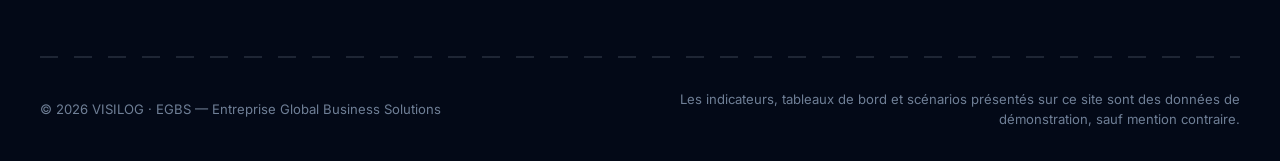
<file: visilog/approche/index.html>
<!DOCTYPE html><html lang="fr"><head><meta charSet="utf-8"/><link rel="preconnect" href="/" crossorigin=""/><meta name="viewport" content="width=device-width, initial-scale=1"/><link rel="stylesheet" href="/visilog/_next/static/chunks/0st1fpw-d7l_j.css" data-precedence="next"/><link rel="preload" as="script" fetchPriority="low" href="/visilog/_next/static/chunks/1ckvzn7sfprko.js"/><script src="/visilog/_next/static/chunks/06ti68t6jhm98.js" async=""></script><script src="/visilog/_next/static/chunks/2nii411saqstq.js" async=""></script><script src="/visilog/_next/static/chunks/0ytkjwk_9bvo_.js" async=""></script><script src="/visilog/_next/static/chunks/2kzd2bib-2ux6.js" async=""></script><script src="/visilog/_next/static/chunks/turbopack-0vmwu-t5w6lcb.js" async=""></script><script src="/visilog/_next/static/chunks/1k4j1_pfcbzim.js" async=""></script><script src="/visilog/_next/static/chunks/1upuvyobbcz5n.js" async=""></script><script src="/visilog/_next/static/chunks/42onvq6nokjl2.js" async=""></script><script src="/visilog/_next/static/chunks/2zqwg4uytkmvd.js" async=""></script><script src="/visilog/_next/static/chunks/3h6r39w6tydw8.js" async=""></script><script src="/visilog/_next/static/chunks/30yv3_bjm8gn3.js" async=""></script><meta name="theme-color" content="#06101E"/><meta name="color-scheme" content="dark"/><title>Notre approche — VISILOG Transformation Framework · VISILOG</title><meta name="description" content="Diagnostic, conception, déploiement pilote, quick wins, déploiement multi-sites et optimisation continue : la méthode VISILOG pour transformer la performance logistique."/><meta name="application-name" content="VISILOG"/><meta name="keywords" content="tour de contrôle supply chain,yard management,ANPR,suivi GPS camions,temps de mise à disposition,MAD,planification des quais,visibilité transport,logistique Maroc"/><meta name="robots" content="index, follow"/><link rel="canonical" href="https://issamjido1.github.io/visilog/approche/"/><meta property="og:title" content="VISILOG — Votre supply chain sous contrôle, en temps réel"/><meta property="og:description" content="VISILOG est la tour de contrôle supply chain qui rend visibles vos flux physiques : identification ANPR, suivi GPS, yard management, planification des quais et mesure automatique des temps de mise à disposition."/><meta property="og:url" content="https://issamjido1.github.io/visilog/"/><meta property="og:site_name" content="VISILOG"/><meta property="og:locale" content="fr_MA"/><meta property="og:image" content="https://issamjido1.github.io/visilog/opengraph-image?e6baf144f44d5ce7"/><meta property="og:image:type" content="image/png"/><meta property="og:image:width" content="1200"/><meta property="og:image:height" content="630"/><meta property="og:image:alt" content="VISILOG — Votre supply chain. Sous contrôle. En temps réel."/><meta property="og:type" content="website"/><meta name="twitter:card" content="summary_large_image"/><meta name="twitter:title" content="VISILOG — Supply Chain Control Tower"/><meta name="twitter:description" content="VISILOG est la tour de contrôle supply chain qui rend visibles vos flux physiques : identification ANPR, suivi GPS, yard management, planification des quais et mesure automatique des temps de mise à disposition."/><meta name="twitter:image" content="https://issamjido1.github.io/visilog/opengraph-image?e6baf144f44d5ce7"/><meta name="twitter:image:alt" content="VISILOG — Votre supply chain. Sous contrôle. En temps réel."/><meta name="twitter:image:type" content="image/png"/><meta name="twitter:image:width" content="1200"/><meta name="twitter:image:height" content="630"/><link rel="icon" href="/visilog/icon.svg?icon.1_deoazy19fmw.svg" sizes="any" type="image/svg+xml"/><script src="/visilog/_next/static/chunks/0cz1d0mv5g_q7.js" noModule=""></script></head><body class="min-h-dvh overflow-x-clip"><div hidden=""><!--$--><!--/$--></div><a href="#contenu" class="sr-only z-[100] rounded-full bg-white px-4 py-2 text-night focus:not-sr-only focus:fixed focus:left-4 focus:top-4">Aller au contenu</a><header class="fixed inset-x-0 top-0 z-50 transition-[background,border-color,backdrop-filter] duration-500 border-b border-transparent bg-transparent"><div class="shell flex h-[var(--header-h)] items-center justify-between gap-6"><a aria-label="VISILOG — accueil" class="shrink-0 rounded-lg" href="/visilog/"><span class="inline-flex items-center gap-2.5"><svg viewBox="0 0 32 32" class="h-8 w-8" aria-hidden="true"><rect x="1" y="1" width="30" height="30" rx="9" fill="#1455FF"></rect><path d="M8 9.5 16 22.5 24 9.5" fill="none" stroke="#fff" stroke-width="2.6" stroke-linecap="round" stroke-linejoin="round"></path><circle cx="16" cy="9.5" r="2.4" fill="#35CFFF"></circle></svg><span class="font-display text-[1.15rem] font-bold tracking-[0.06em] text-white">VISILOG</span></span></a><nav aria-label="Navigation principale" class="hidden xl:block"><ul class="flex items-center gap-1"><li><a class="relative rounded-full px-3.5 py-2 text-[0.92rem] font-medium transition-colors text-mist hover:text-white" href="/visilog/solution/">La solution</a></li><li><a class="relative rounded-full px-3.5 py-2 text-[0.92rem] font-medium transition-colors text-mist hover:text-white" href="/visilog/fonctionnalites/">Fonctionnalités</a></li><li><a class="relative rounded-full px-3.5 py-2 text-[0.92rem] font-medium transition-colors text-mist hover:text-white" href="/visilog/tour-de-controle/">Tour de contrôle</a></li><li><a class="relative rounded-full px-3.5 py-2 text-[0.92rem] font-medium transition-colors text-mist hover:text-white" href="/visilog/roi/">ROI</a></li><li><a class="relative rounded-full px-3.5 py-2 text-[0.92rem] font-medium transition-colors text-mist hover:text-white" href="/visilog/cas-clients/">Cas clients</a></li><li><a aria-current="page" class="relative rounded-full px-3.5 py-2 text-[0.92rem] font-medium transition-colors text-white" href="/visilog/approche/">Notre approche<span class="absolute inset-x-3.5 -bottom-[1px] h-px bg-cyan"></span></a></li><li><a class="relative rounded-full px-3.5 py-2 text-[0.92rem] font-medium transition-colors text-mist hover:text-white" href="/visilog/contact/">Contact</a></li></ul></nav><div class="flex items-center gap-3"><span class="hidden sm:block"><a class="group relative inline-flex select-none items-center justify-center gap-2.5 whitespace-nowrap rounded-full font-display font-semibold tracking-[-0.01em] transition-[background,color,border-color,box-shadow,transform] duration-300 ease-out-expo disabled:pointer-events-none disabled:opacity-50 bg-royal text-white shadow-[0_10px_30px_-10px_rgba(20,85,255,0.7),inset_0_1px_0_rgba(255,255,255,0.18)] hover:bg-[#2a64ff] hover:shadow-[0_16px_40px_-12px_rgba(20,85,255,0.9),inset_0_1px_0_rgba(255,255,255,0.22)] active:scale-[0.98] h-11 px-5 text-[0.95rem]" href="/visilog/diagnostic/"><span>Diagnostic gratuit</span></a></span><button type="button" aria-expanded="false" aria-controls="menu-mobile" aria-label="Ouvrir le menu" class="inline-flex h-11 w-11 items-center justify-center rounded-full border border-[var(--line-strong)] text-white transition-colors hover:bg-white/5 xl:hidden"><svg xmlns="http://www.w3.org/2000/svg" width="20" height="20" viewBox="0 0 24 24" fill="none" stroke="currentColor" stroke-width="2" stroke-linecap="round" stroke-linejoin="round" class="lucide lucide-menu" aria-hidden="true"><path d="M4 5h16"></path><path d="M4 12h16"></path><path d="M4 19h16"></path></svg></button></div></div></header><main id="contenu"><div class="page-enter"><section class="relative overflow-hidden pb-20 pt-[calc(var(--header-h)+5rem)] md:pb-28"><div class="grid-bg absolute inset-0 opacity-60" aria-hidden="true"></div><div class="absolute -top-40 right-[-10%] h-[520px] w-[720px] rounded-full bg-royal/15 blur-[130px]" aria-hidden="true"></div><div class="shell relative grid gap-12 lg:grid-cols-12 lg:items-end"><div class="lg:col-span-10"><p class="t-kicker mb-5 flex items-center gap-3"><span class="h-px w-8 bg-cyan" aria-hidden="true"></span>Notre approche</p><h1 class="t-h1">VISILOG Transformation Framework</h1><p class="t-lead mt-6 max-w-[60ch]">Un outil ne transforme pas une exploitation à lui seul. Notre méthode avance en six étapes, de la première mesure à l&#x27;amélioration continue, avec vos équipes.</p></div></div></section><section class="shell pb-10" aria-label="Principes"><ul class="grid gap-px overflow-hidden rounded-[22px] border border-[var(--line)] bg-[var(--line)] md:grid-cols-3"><li class="bg-night p-6 sm:p-8"><h2 class="t-h3">Mesurer avant d&#x27;agir</h2><p class="t-body mt-2">Une situation de référence mesurée précède toute recommandation.</p></li><li class="bg-night p-6 sm:p-8"><h2 class="t-h3">Commencer petit</h2><p class="t-body mt-2">Un pilote sur un périmètre réduit valide la donnée et l&#x27;usage.</p></li><li class="bg-night p-6 sm:p-8"><h2 class="t-h3">Rendre les gains visibles</h2><p class="t-body mt-2">Les mêmes indicateurs suivent la performance avant, pendant et après.</p></li></ul></section><section class="section" aria-labelledby="tl-title"><div class="shell"><h2 id="tl-title" class="sr-only">Les six étapes</h2><ol class="relative"><span class="absolute bottom-0 left-[19px] top-0 w-px bg-[var(--line-strong)] md:left-1/2" aria-hidden="true"></span><span data-rail-fill="true" class="absolute bottom-0 left-[19px] top-0 w-px origin-top bg-gradient-to-b from-cyan to-royal md:left-1/2" aria-hidden="true"></span><li data-step="true" class="group relative grid gap-6 pb-16 pl-14 last:pb-0 md:grid-cols-2 md:gap-16 md:pl-0"><span class="t-num absolute left-0 top-0 flex h-10 w-10 items-center justify-center rounded-full border border-[var(--line-strong)] bg-night text-[0.9rem] text-mist transition-colors duration-500 group-[.is-active]:border-cyan group-[.is-active]:bg-cyan group-[.is-active]:text-night md:left-1/2 md:-translate-x-1/2" aria-hidden="true">01</span><div class="md:pr-10 md:text-right"><p data-reveal="true" class="text-[0.85rem] text-fog">Étape <!-- -->1<!-- --> sur <!-- -->6</p><h3 data-reveal="true" class="t-h2 mt-2 text-[clamp(1.6rem,1.2rem+1.4vw,2.4rem)]">Diagnostic</h3></div><div class="md:pl-10"><p data-reveal="true" class="t-body text-[1.02rem]">Observation des flux sur site, entretiens avec les équipes, relevé des temps actuels et identification des pertes. Le point de départ chiffré du projet.</p><ul data-reveal="true" class="mt-5 flex flex-wrap gap-2" aria-label="Livrables"><li class="rounded-full border border-[var(--line-strong)] px-3 py-1.5 text-[0.82rem] text-white">Cartographie des flux</li><li class="rounded-full border border-[var(--line-strong)] px-3 py-1.5 text-[0.82rem] text-white">Mesure de référence des temps</li><li class="rounded-full border border-[var(--line-strong)] px-3 py-1.5 text-[0.82rem] text-white">Priorités d&#x27;action</li></ul></div></li><li data-step="true" class="group relative grid gap-6 pb-16 pl-14 last:pb-0 md:grid-cols-2 md:gap-16 md:pl-0"><span class="t-num absolute left-0 top-0 flex h-10 w-10 items-center justify-center rounded-full border border-[var(--line-strong)] bg-night text-[0.9rem] text-mist transition-colors duration-500 group-[.is-active]:border-cyan group-[.is-active]:bg-cyan group-[.is-active]:text-night md:left-1/2 md:-translate-x-1/2" aria-hidden="true">02</span><div class="md:order-2 md:pl-10"><p data-reveal="true" class="text-[0.85rem] text-fog">Étape <!-- -->2<!-- --> sur <!-- -->6</p><h3 data-reveal="true" class="t-h2 mt-2 text-[clamp(1.6rem,1.2rem+1.4vw,2.4rem)]">Conception et préparation</h3></div><div class="md:order-1 md:pr-10"><p data-reveal="true" class="t-body text-[1.02rem]">Choix des points de capture (ANPR, GPS, saisie terrain), paramétrage des zones, quais, seuils et règles d&#x27;alerte, préparation des intégrations.</p><ul data-reveal="true" class="mt-5 flex flex-wrap gap-2" aria-label="Livrables"><li class="rounded-full border border-[var(--line-strong)] px-3 py-1.5 text-[0.82rem] text-white">Architecture cible</li><li class="rounded-full border border-[var(--line-strong)] px-3 py-1.5 text-[0.82rem] text-white">Paramétrage du site</li><li class="rounded-full border border-[var(--line-strong)] px-3 py-1.5 text-[0.82rem] text-white">Plan d&#x27;intégration ERP / WMS / TMS</li></ul></div></li><li data-step="true" class="group relative grid gap-6 pb-16 pl-14 last:pb-0 md:grid-cols-2 md:gap-16 md:pl-0"><span class="t-num absolute left-0 top-0 flex h-10 w-10 items-center justify-center rounded-full border border-[var(--line-strong)] bg-night text-[0.9rem] text-mist transition-colors duration-500 group-[.is-active]:border-cyan group-[.is-active]:bg-cyan group-[.is-active]:text-night md:left-1/2 md:-translate-x-1/2" aria-hidden="true">03</span><div class="md:pr-10 md:text-right"><p data-reveal="true" class="text-[0.85rem] text-fog">Étape <!-- -->3<!-- --> sur <!-- -->6</p><h3 data-reveal="true" class="t-h2 mt-2 text-[clamp(1.6rem,1.2rem+1.4vw,2.4rem)]">Déploiement pilote</h3></div><div class="md:pl-10"><p data-reveal="true" class="t-body text-[1.02rem]">Mise en service sur un site ou un périmètre restreint, accompagnement des équipes et validation des mesures face au terrain.</p><ul data-reveal="true" class="mt-5 flex flex-wrap gap-2" aria-label="Livrables"><li class="rounded-full border border-[var(--line-strong)] px-3 py-1.5 text-[0.82rem] text-white">Site pilote opérationnel</li><li class="rounded-full border border-[var(--line-strong)] px-3 py-1.5 text-[0.82rem] text-white">Équipes formées</li><li class="rounded-full border border-[var(--line-strong)] px-3 py-1.5 text-[0.82rem] text-white">Données fiabilisées</li></ul></div></li><li data-step="true" class="group relative grid gap-6 pb-16 pl-14 last:pb-0 md:grid-cols-2 md:gap-16 md:pl-0"><span class="t-num absolute left-0 top-0 flex h-10 w-10 items-center justify-center rounded-full border border-[var(--line-strong)] bg-night text-[0.9rem] text-mist transition-colors duration-500 group-[.is-active]:border-cyan group-[.is-active]:bg-cyan group-[.is-active]:text-night md:left-1/2 md:-translate-x-1/2" aria-hidden="true">04</span><div class="md:order-2 md:pl-10"><p data-reveal="true" class="text-[0.85rem] text-fog">Étape <!-- -->4<!-- --> sur <!-- -->6</p><h3 data-reveal="true" class="t-h2 mt-2 text-[clamp(1.6rem,1.2rem+1.4vw,2.4rem)]">Quick wins</h3></div><div class="md:order-1 md:pr-10"><p data-reveal="true" class="t-body text-[1.02rem]">Premières actions sur les causes d&#x27;attente identifiées : créneaux, affectation des quais, règles d&#x27;appel. Les gains deviennent mesurables.</p><ul data-reveal="true" class="mt-5 flex flex-wrap gap-2" aria-label="Livrables"><li class="rounded-full border border-[var(--line-strong)] px-3 py-1.5 text-[0.82rem] text-white">Plan d&#x27;actions court terme</li><li class="rounded-full border border-[var(--line-strong)] px-3 py-1.5 text-[0.82rem] text-white">Suivi des premiers indicateurs</li><li class="rounded-full border border-[var(--line-strong)] px-3 py-1.5 text-[0.82rem] text-white">Revue de performance</li></ul></div></li><li data-step="true" class="group relative grid gap-6 pb-16 pl-14 last:pb-0 md:grid-cols-2 md:gap-16 md:pl-0"><span class="t-num absolute left-0 top-0 flex h-10 w-10 items-center justify-center rounded-full border border-[var(--line-strong)] bg-night text-[0.9rem] text-mist transition-colors duration-500 group-[.is-active]:border-cyan group-[.is-active]:bg-cyan group-[.is-active]:text-night md:left-1/2 md:-translate-x-1/2" aria-hidden="true">05</span><div class="md:pr-10 md:text-right"><p data-reveal="true" class="text-[0.85rem] text-fog">Étape <!-- -->5<!-- --> sur <!-- -->6</p><h3 data-reveal="true" class="t-h2 mt-2 text-[clamp(1.6rem,1.2rem+1.4vw,2.4rem)]">Déploiement multi-sites</h3></div><div class="md:pl-10"><p data-reveal="true" class="t-body text-[1.02rem]">Extension aux autres sites avec les mêmes définitions d&#x27;indicateurs, pour une tour de contrôle réseau cohérente.</p><ul data-reveal="true" class="mt-5 flex flex-wrap gap-2" aria-label="Livrables"><li class="rounded-full border border-[var(--line-strong)] px-3 py-1.5 text-[0.82rem] text-white">Sites raccordés</li><li class="rounded-full border border-[var(--line-strong)] px-3 py-1.5 text-[0.82rem] text-white">Vue réseau consolidée</li><li class="rounded-full border border-[var(--line-strong)] px-3 py-1.5 text-[0.82rem] text-white">Gouvernance des indicateurs</li></ul></div></li><li data-step="true" class="group relative grid gap-6 pb-16 pl-14 last:pb-0 md:grid-cols-2 md:gap-16 md:pl-0"><span class="t-num absolute left-0 top-0 flex h-10 w-10 items-center justify-center rounded-full border border-[var(--line-strong)] bg-night text-[0.9rem] text-mist transition-colors duration-500 group-[.is-active]:border-cyan group-[.is-active]:bg-cyan group-[.is-active]:text-night md:left-1/2 md:-translate-x-1/2" aria-hidden="true">06</span><div class="md:order-2 md:pl-10"><p data-reveal="true" class="text-[0.85rem] text-fog">Étape <!-- -->6<!-- --> sur <!-- -->6</p><h3 data-reveal="true" class="t-h2 mt-2 text-[clamp(1.6rem,1.2rem+1.4vw,2.4rem)]">Optimisation continue</h3></div><div class="md:order-1 md:pr-10"><p data-reveal="true" class="t-body text-[1.02rem]">Revues régulières, ajustement des seuils et des règles, nouveaux cas d&#x27;usage. La performance devient une routine de pilotage.</p><ul data-reveal="true" class="mt-5 flex flex-wrap gap-2" aria-label="Livrables"><li class="rounded-full border border-[var(--line-strong)] px-3 py-1.5 text-[0.82rem] text-white">Revues périodiques</li><li class="rounded-full border border-[var(--line-strong)] px-3 py-1.5 text-[0.82rem] text-white">Feuille de route d&#x27;amélioration</li><li class="rounded-full border border-[var(--line-strong)] px-3 py-1.5 text-[0.82rem] text-white">Nouveaux indicateurs</li></ul></div></li></ol></div></section><section class="relative overflow-hidden border-t border-[var(--line)]" aria-labelledby="cta-title"><div class="absolute inset-0 grid-bg opacity-70" aria-hidden="true"></div><div class="absolute left-1/2 top-0 h-[480px] w-[900px] -translate-x-1/2 rounded-full bg-royal/20 blur-[120px]" aria-hidden="true"></div><div class="shell section relative text-center"><h2 id="cta-title" class="t-h1 mx-auto max-w-4xl">Tout commence par le diagnostic.</h2><p class="t-lead mx-auto mt-6 max-w-2xl">Le diagnostic gratuit mesure vos flux actuels, identifie les pertes et chiffre les leviers d&#x27;amélioration sur la base de vos propres données.</p><div class="mt-10 flex flex-col justify-center gap-3 sm:flex-row"><a class="group relative inline-flex select-none items-center justify-center gap-2.5 whitespace-nowrap rounded-full font-display font-semibold tracking-[-0.01em] transition-[background,color,border-color,box-shadow,transform] duration-300 ease-out-expo disabled:pointer-events-none disabled:opacity-50 bg-royal text-white shadow-[0_10px_30px_-10px_rgba(20,85,255,0.7),inset_0_1px_0_rgba(255,255,255,0.18)] hover:bg-[#2a64ff] hover:shadow-[0_16px_40px_-12px_rgba(20,85,255,0.9),inset_0_1px_0_rgba(255,255,255,0.22)] active:scale-[0.98] h-14 px-7 text-[1.02rem]" href="/visilog/diagnostic/"><span>Demander un diagnostic gratuit</span><span class="transition-transform duration-300 ease-out-expo group-hover:translate-x-0.5" aria-hidden="true"><svg xmlns="http://www.w3.org/2000/svg" width="18" height="18" viewBox="0 0 24 24" fill="none" stroke="currentColor" stroke-width="2" stroke-linecap="round" stroke-linejoin="round" class="lucide lucide-arrow-right" aria-hidden="true"><path d="M5 12h14"></path><path d="m12 5 7 7-7 7"></path></svg></span></a><a class="group relative inline-flex select-none items-center justify-center gap-2.5 whitespace-nowrap rounded-full font-display font-semibold tracking-[-0.01em] transition-[background,color,border-color,box-shadow,transform] duration-300 ease-out-expo disabled:pointer-events-none disabled:opacity-50 border border-[var(--line-strong)] bg-white/[0.03] text-white backdrop-blur-md hover:border-white/40 hover:bg-white/[0.07] active:scale-[0.98] h-14 px-7 text-[1.02rem]" href="/visilog/contact/"><span>Parler à un expert</span></a></div></div><div class="lane mx-auto max-w-[1320px] opacity-50" aria-hidden="true"></div></section><!--$--><!--/$--></div></main><footer class="relative border-t border-[var(--line)] bg-abyss"><div class="shell grid gap-14 py-20 md:grid-cols-12"><div class="md:col-span-4"><span class="inline-flex items-center gap-2.5"><svg viewBox="0 0 32 32" class="h-8 w-8" aria-hidden="true"><rect x="1" y="1" width="30" height="30" rx="9" fill="#1455FF"></rect><path d="M8 9.5 16 22.5 24 9.5" fill="none" stroke="#fff" stroke-width="2.6" stroke-linecap="round" stroke-linejoin="round"></path><circle cx="16" cy="9.5" r="2.4" fill="#35CFFF"></circle></svg><span class="font-display text-[1.15rem] font-bold tracking-[0.06em] text-white">VISILOG</span></span><p class="t-body mt-6 max-w-sm">La tour de contrôle qui relie le terrain logistique, la donnée et la décision. Visibilité opérationnelle, information fiable, performance économique mesurable.</p></div><nav aria-label="Pages" class="md:col-span-2"><h2 class="mb-4 font-display text-sm font-semibold text-white">Explorer</h2><ul class="space-y-2.5 text-[0.95rem] text-mist"><li><a class="hover:text-white" href="/visilog/solution/">La solution</a></li><li><a class="hover:text-white" href="/visilog/fonctionnalites/">Fonctionnalités</a></li><li><a class="hover:text-white" href="/visilog/tour-de-controle/">Tour de contrôle</a></li><li><a class="hover:text-white" href="/visilog/roi/">ROI</a></li><li><a class="hover:text-white" href="/visilog/cas-clients/">Cas clients</a></li><li><a class="hover:text-white" href="/visilog/approche/">Notre approche</a></li><li><a class="hover:text-white" href="/visilog/contact/">Contact</a></li></ul></nav><nav aria-label="Plateforme" class="md:col-span-3"><h2 class="mb-4 font-display text-sm font-semibold text-white">Plateforme</h2><ul class="space-y-2.5 text-[0.95rem] text-mist"><li><a class="hover:text-white" href="/visilog/fonctionnalites/#anpr">Identification ANPR</a></li><li><a class="hover:text-white" href="/visilog/fonctionnalites/#yard">Yard management</a></li><li><a class="hover:text-white" href="/visilog/fonctionnalites/#quais">Planification des quais</a></li><li><a class="hover:text-white" href="/visilog/fonctionnalites/#mad">Calcul automatique des MAD</a></li><li><a class="hover:text-white" href="/visilog/fonctionnalites/#integrations">Intégrations ERP / WMS / TMS</a></li></ul></nav><div class="md:col-span-3"><h2 class="mb-4 font-display text-sm font-semibold text-white">Nous joindre</h2><address class="space-y-4 text-[0.95rem] not-italic text-mist"><a href="https://www.google.com/maps/search/?api=1&amp;query=Kenzi+Office+Bd+Abdellah+Ibn+Yassine+Mohammedia" target="_blank" rel="noreferrer" class="flex gap-3 hover:text-white"><svg xmlns="http://www.w3.org/2000/svg" width="18" height="18" viewBox="0 0 24 24" fill="none" stroke="currentColor" stroke-width="2" stroke-linecap="round" stroke-linejoin="round" class="lucide lucide-map-pin mt-0.5 shrink-0 text-cyan" aria-hidden="true"><path d="M20 10c0 4.993-5.539 10.193-7.399 11.799a1 1 0 0 1-1.202 0C9.539 20.193 4 14.993 4 10a8 8 0 0 1 16 0"></path><circle cx="12" cy="10" r="3"></circle></svg><span><span class="block">Bd Abdellah Ibn Yassine, Kenzi Office</span><span class="block">3e étage, n° 10</span><span class="block">28800 Mohammedia, Maroc</span></span></a><a href="tel:+212523323703" class="flex items-center gap-3 hover:text-white"><svg xmlns="http://www.w3.org/2000/svg" width="18" height="18" viewBox="0 0 24 24" fill="none" stroke="currentColor" stroke-width="2" stroke-linecap="round" stroke-linejoin="round" class="lucide lucide-phone shrink-0 text-cyan" aria-hidden="true"><path d="M13.832 16.568a1 1 0 0 0 1.213-.303l.355-.465A2 2 0 0 1 17 15h3a2 2 0 0 1 2 2v3a2 2 0 0 1-2 2A18 18 0 0 1 2 4a2 2 0 0 1 2-2h3a2 2 0 0 1 2 2v3a2 2 0 0 1-.8 1.6l-.468.351a1 1 0 0 0-.292 1.233 14 14 0 0 0 6.392 6.384"></path></svg><span class="t-num">+212 5 23 32 37 03</span></a><a href="tel:+212696916862" class="flex items-center gap-3 hover:text-white"><svg xmlns="http://www.w3.org/2000/svg" width="18" height="18" viewBox="0 0 24 24" fill="none" stroke="currentColor" stroke-width="2" stroke-linecap="round" stroke-linejoin="round" class="lucide lucide-phone shrink-0 text-cyan" aria-hidden="true"><path d="M13.832 16.568a1 1 0 0 0 1.213-.303l.355-.465A2 2 0 0 1 17 15h3a2 2 0 0 1 2 2v3a2 2 0 0 1-2 2A18 18 0 0 1 2 4a2 2 0 0 1 2-2h3a2 2 0 0 1 2 2v3a2 2 0 0 1-.8 1.6l-.468.351a1 1 0 0 0-.292 1.233 14 14 0 0 0 6.392 6.384"></path></svg><span class="t-num">+212 6 96 91 68 62</span></a></address></div></div><div class="shell"><div class="lane opacity-60" aria-hidden="true"></div></div><div class="shell flex flex-col gap-3 py-8 text-[0.82rem] text-fog md:flex-row md:items-center md:justify-between"><p>© <!-- -->2026<!-- --> VISILOG · <!-- -->EGBS — Entreprise Global Business Solutions</p><p class="max-w-xl md:text-right">Les indicateurs, tableaux de bord et scénarios présentés sur ce site sont des données de démonstration, sauf mention contraire.</p></div></footer><script type="application/ld+json">{"@context":"https://schema.org","@type":"SoftwareApplication","name":"VISILOG","applicationCategory":"BusinessApplication","operatingSystem":"Web","description":"VISILOG est la tour de contrôle supply chain qui rend visibles vos flux physiques : identification ANPR, suivi GPS, yard management, planification des quais et mesure automatique des temps de mise à disposition.","inLanguage":"fr","publisher":{"@type":"Organization","name":"EGBS","address":{"@type":"PostalAddress","addressLocality":"Mohammedia","addressCountry":"MA"}}}</script><script id="_R_">(globalThis["TURBOPACK"] || (globalThis["TURBOPACK"] = [])).push({"otherChunks":["static/chunks/1ckvzn7sfprko.js","static/chunks/06ti68t6jhm98.js","static/chunks/2nii411saqstq.js","static/chunks/0ytkjwk_9bvo_.js","static/chunks/2kzd2bib-2ux6.js"],"runtimeModuleIds":[94553]});</script><script src="/visilog/_next/static/chunks/1ckvzn7sfprko.js" async=""></script><script>(self.__next_f=self.__next_f||[]).push([0])</script><script>self.__next_f.push([1,"1:\"$Sreact.fragment\"\n2:\"/visilog/_next/static/chunks/1k4j1_pfcbzim.js\"\n3:\"/visilog/_next/static/chunks/1upuvyobbcz5n.js\"\n4:I[93983,[\"$2\",\"$3\"],\"Header\"]\n5:\"/visilog/_next/static/chunks/42onvq6nokjl2.js\"\n6:I[39756,[\"$5\"],\"default\"]\n7:\"/visilog/_next/static/chunks/2zqwg4uytkmvd.js\"\n8:I[8821,[\"$2\",\"$3\",\"$7\"],\"default\"]\n9:I[37457,[\"$5\"],\"default\"]\na:\"/visilog/_next/static/chunks/3h6r39w6tydw8.js\"\nb:\"/visilog/_next/static/chunks/30yv3_bjm8gn3.js\"\nc:I[76525,[\"$2\",\"$3\",\"$a\",\"$b\"],\"ButtonLink\"]\nd:I[5014,[\"$2\",\"$3\",\"$a\",\"$b\"],\"default\"]\ne:I[22016,[\"$2\",\"$3\",\"$a\",\"$b\"],\"\"]\n1e:I[68027,[\"$2\",\"$3\"],\"default\",1]\n:HL[\"/visilog/_next/static/chunks/0st1fpw-d7l_j.css\",\"style\"]\n:HC[\"/\",\"\"]\n1a:X\n1b:[[\"children\",{\"s\":\"__PAGE__\",\"h\":512,\"d\":{\"r\":\"$L1c\",\"p\":false,\"v\":null}}]]\n18:[[\"children\",{\"s\":\"approche\",\"h\":512,\"d\":{\"r\":\"$L19\",\"p\":false,\"v\":\"$1a\"},\"c\":\"$Q1b\"}]]\n0:{\"P\":null,\"c\":[\"\",\"approche\",\"\"],\"q\":\"\",\"i\":false,\"t\":{\"t\":{\"s\":\"\",\"h\":528,\"d\":{\"r\":[\"$\",\"$1\",\"c\",{\"children\":[[[\"$\",\"link\",\"0\",{\"rel\":\"stylesheet\",\"href\":\"/visilog/_next/static/chunks/0st1fpw-d7l_j.css\",\"precedence\":\"next\",\"crossOrigin\":\"$undefined\",\"nonce\":\"$undefined\"}],[\"$\",\"script\",\"script-0\",{\"src\":\"/visilog/_next/static/chunks/1k4j1_pfcbzim.js\",\"async\":true,\"nonce\":\"$undefined\"}],[\"$\",\"script\",\"script-1\",{\"src\":\"/visilog/_next/static/chunks/1upuvyobbcz5n.js\",\"async\":true,\"nonce\":\"$undefined\"}]],[\"$\",\"html\",null,{\"lang\":\"fr\",\"children\":[\"$\",\"body\",null,{\"className\":\"min-h-dvh overflow-x-clip\",\"children\":[[\"$\",\"$L4\",null,{}],[\"$\",\"main\",null,{\"id\":\"contenu\",\"children\":[\"$\",\"$L6\",null,{\"parallelRouterKey\":\"children\",\"error\":\"$8\",\"errorStyles\":[],\"errorScripts\":[[\"$\",\"script\",\"script-0\",{\"src\":\"/visilog/_next/static/chunks/2zqwg4uytkmvd.js\",\"async\":true,\"nonce\":\"$undefined\"}]],\"template\":[\"$\",\"div\",null,{\"className\":\"page-enter\",\"children\":[\"$\",\"$L9\",null,{}]}],\"templateStyles\":[],\"templateScripts\":null,\"notFound\":[[\"$\",\"section\",null,{\"className\":\"relative flex min-h-[80svh] items-center overflow-hidden pt-[var(--header-h)]\",\"children\":[[\"$\",\"div\",null,{\"className\":\"grid-bg absolute inset-0 opacity-60\",\"aria-hidden\":true}],[\"$\",\"div\",null,{\"className\":\"shell relative\",\"children\":[[\"$\",\"p\",null,{\"className\":\"t-num text-[0.9rem] text-cyan\",\"children\":\"Erreur 404 · Quai introuvable\"}],[\"$\",\"h1\",null,{\"className\":\"t-h1 mt-4 max-w-3xl\",\"children\":\"Ce camion s'est trompé de quai.\"}],[\"$\",\"p\",null,{\"className\":\"t-lead mt-6 max-w-xl\",\"children\":\"La page demandée n'existe pas ou a été déplacée. Reprenez depuis l'accueil ou ouvrez la démonstration.\"}],[\"$\",\"div\",null,{\"className\":\"mt-9 flex flex-col gap-3 sm:flex-row\",\"children\":[[\"$\",\"$Lc\",null,{\"href\":\"/\",\"icon\":[\"$\",\"$Ld\",null,{\"ref\":\"$undefined\",\"icon\":{\"name\":\"arrow-right\",\"size\":24,\"node\":[[\"path\",{\"d\":\"M5 12h14\",\"key\":\"1ays0h\"}],[\"path\",{\"d\":\"m12 5 7 7-7 7\",\"key\":\"xquz4c\"}]]},\"className\":\"$undefined\",\"size\":16}],\"children\":\"Retour à l'accueil\"}],[\"$\",\"$Lc\",null,{\"href\":\"/tour-de-controle\",\"variant\":\"secondary\",\"children\":\"Ouvrir la tour de contrôle\"}]]}]]}]]}],[]],\"forbidden\":\"$undefined\",\"unauthorized\":\"$undefined\"}]}],[\"$\",\"footer\",null,{\"className\":\"relative border-t border-[var(--line)] bg-abyss\",\"children\":[[\"$\",\"div\",null,{\"className\":\"shell grid gap-14 py-20 md:grid-cols-12\",\"children\":[[\"$\",\"div\",null,{\"className\":\"md:col-span-4\",\"children\":[[\"$\",\"span\",null,{\"className\":\"inline-flex items-center gap-2.5\",\"children\":[[\"$\",\"svg\",null,{\"viewBox\":\"0 0 32 32\",\"className\":\"h-8 w-8\",\"aria-hidden\":true,\"children\":[[\"$\",\"rect\",null,{\"x\":\"1\",\"y\":\"1\",\"width\":\"30\",\"height\":\"30\",\"rx\":\"9\",\"fill\":\"#1455FF\"}],[\"$\",\"path\",null,{\"d\":\"M8 9.5 16 22.5 24 9.5\",\"fill\":\"none\",\"stroke\":\"#fff\",\"strokeWidth\":\"2.6\",\"strokeLinecap\":\"round\",\"strokeLinejoin\":\"round\"}],[\"$\",\"circle\",null,{\"cx\":\"16\",\"cy\":\"9.5\",\"r\":\"2.4\",\"fill\":\"#35CFFF\"}]]}],[\"$\",\"span\",null,{\"className\":\"font-display text-[1.15rem] font-bold tracking-[0.06em] text-white\",\"children\":\"VISILOG\"}]]}],[\"$\",\"p\",null,{\"className\":\"t-body mt-6 max-w-sm\",\"children\":\"La tour de contrôle qui relie le terrain logistique, la donnée et la décision. Visibilité opérationnelle, information fiable, performance économique mesurable.\"}]]}],[\"$\",\"nav\",null,{\"aria-label\":\"Pages\",\"className\":\"md:col-span-2\",\"children\":[[\"$\",\"h2\",null,{\"className\":\"mb-4 font-display text-sm font-semibold text-white\",\"children\":\"Explorer\"}],[\"$\",\"ul\",null,{\"className\":\"space-y-2.5 text-[0.95rem] text-mist\",\"children\":[[\"$\",\"li\",\"/solution\",{\"children\":[\"$\",\"$Le\",null,{\"href\":\"/solution\",\"className\":\"hover:text-white\",\"children\":\"La solution\"}]}],[\"$\",\"li\",\"/fonctionnalites\",{\"children\":[\"$\",\"$Le\",null,{\"href\":\"/fonctionnalites\",\"className\":\"hover:text-white\",\"children\":\"Fonctionnalités\"}]}],[\"$\",\"li\",\"/tour-de-controle\",{\"children\":[\"$\",\"$Le\",null,{\"href\":\"/tour-de-controle\",\"className\":\"hover:text-white\",\"children\":\"Tour de contrôle\"}]}],[\"$\",\"li\",\"/roi\",{\"children\":[\"$\",\"$Le\",null,{\"href\":\"/roi\",\"className\":\"hover:text-white\",\"children\":\"ROI\"}]}],[\"$\",\"li\",\"/cas-clients\",{\"children\":[\"$\",\"$Le\",null,{\"href\":\"/cas-clients\",\"className\":\"hover:text-white\",\"children\":\"Cas clients\"}]}],[\"$\",\"li\",\"/approche\",{\"children\":[\"$\",\"$Le\",null,{\"href\":\"/approche\",\"className\":\"hover:text-white\",\"children\":\"Notre approche\"}]}],[\"$\",\"li\",\"/contact\",{\"children\":[\"$\",\"$Le\",null,{\"href\":\"/contact\",\"className\":\"hover:text-white\",\"children\":\"Contact\"}]}]]}]]}],[\"$\",\"nav\",null,{\"aria-label\":\"Plateforme\",\"className\":\"md:col-span-3\",\"children\":[[\"$\",\"h2\",null,{\"className\":\"mb-4 font-display text-sm font-semibold text-white\",\"children\":\"Plateforme\"}],[\"$\",\"ul\",null,{\"className\":\"space-y-2.5 text-[0.95rem] text-mist\",\"children\":[\"$Lf\",\"$L10\",\"$L11\",\"$L12\",\"$L13\"]}]]}],\"$L14\"]}],\"$L15\",\"$L16\"]}],\"$L17\"]}]}]]}],\"p\":false,\"v\":null},\"c\":\"$Q18\"},\"h\":{\"r\":\"$L1d\",\"p\":false,\"v\":null}},\"m\":\"$undefined\",\"G\":[\"$1e\",[\"$L1f\"]],\"S\":true,\"r\":\"$undefined\",\"s\":\"$undefined\",\"a\":\"$undefined\",\"l\":\"$undefined\",\"p\":\"$undefined\",\"d\":\"$undefined\",\"b\":\"T9D29Jizh-L_TClEpcK9y\"}\n20:I[76126,[\"$2\",\"$3\",\"$a\",\"$b\"],\"Timeline\"]\n21:I[97367,[\"$5\"],\"OutletBoundary\"]\n22:\"$Sreact.suspense\"\n24:\"ViewportBoundary\"\n25:I[97367,[\"$5\"],\"$24\"]\n27:\"MetadataBoundary\"\n28:I[97367,[\"$5\"],\"$27\"]\nf:[\"$\",\"li\",\"/fonctionnalites#anpr\",{\"children\":[\"$\",\"$Le\",null,{\"href\":\"/fonctionnalites#anpr\",\"className\":\"hover:text-white\",\"children\":\"Identification ANPR\"}]}]\n10:[\"$\",\"li\",\"/fonctionnalites#yard\",{\"children\":[\"$\",\"$Le\",null,{\"href\":\"/fonctionnalites#yard\",\"className\":\"hover:text-white\",\"children\":\"Yard management\"}]}]\n11:[\"$\",\"li\",\"/fonctionnalites#quais\",{\"children\":[\"$\",\"$Le\",null,{\"href\":\"/fonctionnalites#quais\",\"className\":\"hover:text-white\",\"children\":\"Planification des quais\"}]}]\n12:[\"$\",\"li\",\"/fonctionnalites#mad\",{\"children\":[\"$\",\"$Le\",null,{\"href\":\"/fonctionnalites#mad\",\"className\":\"hover:text-white\",\"children\":\"Calcul automatique des MAD\"}]}]\n13:[\"$\",\"li\",\"/fonctionnalites#integrations\",{\"children\":[\"$\",\"$Le\",null,{\"href\":\"/fonctionnalites#integrations\",\"className\":\"hover:text-white\",\"children\":\"Intégrations ERP / WMS / TMS\"}]}]\n14:[\"$\",\"div\",null,{\"className\":\"md:col-span-3\",\"children\":[[\"$\",\"h2\",null,{\"className\":\"mb-4 font-display text-sm font-semibold text-white\",\"children\":\"Nous joindre\"}],[\"$\",\"address\",null,{\"className\":\"space-y-4 text-[0.95rem] not-italic text-mist\",\"children\":[[\"$\",\"a\",null,{\"href\":\"https://www.google.com/maps/search/?api=1\u0026query=Kenzi+Office+Bd+Abdellah+Ibn+Yassine+Mohammedia\",\"target\":\"_blank\",\"rel\":\"noreferrer\",\"className\":\"flex gap-3 hover:text-white\",\"children\":[[\"$\",\"$Ld\",null,{\"ref\":\"$undefined\",\"icon\":{\"name\":\"map-pin\",\"size\":24,\"node\":[[\"path\",{\"d\":\"M20 10c0 4.993-5.539 10.193-7.399 11.799a1 1 0 0 1-1.202 0C9.539 20.193 4 14.993 4 10a8 8 0 0 1 16 0\",\"key\":\"1r0f0z\"}],[\"circle\",{\"cx\":\"12\",\"cy\":\"10\",\"r\":\"3\",\"key\":\"ilqhr7\"}]]},\"className\":\"mt-0.5 shrink-0 text-cyan\",\"size\":18,\"aria-hidden\":true}],[\"$\",\"span\",null,{\"children\":[[\"$\",\"span\",\"Bd Abdellah Ibn Yassine, Kenzi Office\",{\"className\":\"block\",\"children\":\"Bd Abdellah Ibn Yassine, Kenzi Office\"}],[\"$\",\"span\",\"3e étage, n° 10\",{\"className\":\"block\",\"children\":\"3e étage, n° 10\"}],[\"$\",\"span\",\"28800 Mohammedia, Maroc\",{\"className\":\"block\",\"children\":\"28800 Mohammedia, Maroc\"}]]}]]}],[[\"$\",\"a\",\"tel:+212523323703\",{\"href\":\"tel:+212523323703\",\"className\":\"flex items-center gap-3 hover:text-white\",\"children\":[[\"$\",\"$Ld\",null,{\"ref\":\"$undefined\",\"icon\":{\"name\":\"phone\",\"size\":24,\"node\":[[\"path\",{\"d\":\"M13.832 16.568a1 1 0 0 0 1.213-.303l.355-.465A2 2 0 0 1 17 15h3a2 2 0 0 1 2 2v3a2 2 0 0 1-2 2A18 18 0 0 1 2 4a2 2 0 0 1 2-2h3a2 2 0 0 1 2 2v3a2 2 0 0 1-.8 1.6l-.468.351a1 1 0 0 0-.292 1.233 14 14 0 0 0 6.392 6.384\",\"key\":\"9njp5v\"}]]},\"className\":\"shrink-0 text-cyan\",\"size\":18,\"aria-hidden\":true}],[\"$\",\"span\",null,{\"className\":\"t-num\",\"children\":\"+212 5 23 32 37 03\"}]]}],[\"$\",\"a\",\"tel:+212696916862\",{\"href\":\"tel:+212696916862\",\"className\":\"flex items-center gap-3 hover:text-white\",\"children\":[[\"$\",\"$Ld\",null,{\"ref\":\"$undefined\",\"icon\":\"$14:props:children:1:props:children:1:0:props:children:0:props:icon\",\"className\":\"shrink-0 text-cyan\",\"size\":18,\"aria-hidden\":true}],[\"$\",\"span\",null,{\"className\":\"t-num\",\"children\":\"+212 6 96 91 68 62\"}]]}]]]}]]}]\n15:[\"$\",\"div\",null,{\"className\":\"shell\",\"children\":[\"$\",\"div\",null,{\"className\":\"lane opacity-60\",\"aria-hidden\":true}]}]\n16:[\"$\",\"div\",null,{\"className\":\"shell flex flex-col gap-3 py-8 text-[0.82rem] text-fog md:flex-row md:items-center md:justify-between\",\"children\":[[\"$\",\"p\",null,{\"children\":[\"© \",2026,\" VISILOG · \",\"EGBS — Entreprise Global Business Solutions\"]}],[\"$\",\"p\",null,{\"className\":\"max-w-xl md:text-right\",\"children\":\"Les indicateurs, tableaux de bord et scénarios présentés sur ce site sont des données de démonstration, sauf mention contraire.\"}]]}]\n17:[\"$\",\"script\",null,{\"type\":\"application/ld+json\",\"dangerouslySetInnerHTML\":{\"__html\":\"{\\\"@context\\\":\\\"https://schema.org\\\",\\\"@type\\\":\\\"SoftwareApplication\\\",\\\"name\\\":\\\"VISILOG\\\",\\\"applicationCategory\\\":\\\"BusinessApplication\\\",\\\"operatingSystem\\\":\\\"Web\\\",\\\"description\\\":\\\"VISILOG est la tour de contrôle supply chain qui rend visibles vos flux physiques : identification ANPR, suivi GPS, yard management, planification des quais et mesure automatique des temps de mise à disposition.\\\",\\\"inLanguage\\\":\\\"fr\\\",\\\"publisher\\\":{\\\"@type\\\":\\\"Organization\\\",\\\"name\\\":\\\"EGBS\\\",\\\"address\\\":{\\\"@type\\\":\\\"PostalAddress\\\",\\\"addressLocality\\\":\\\"Mohammedia\\\",\\\"addressCountry\\\":\\\"MA\\\"}}}\"}}]\n19:[\"$\",\"$1\",\"c\",{\"children\":[null,[\"$\",\"$L6\",null,{\"parallelRouterKey\":\"children\",\"error\":\"$undefined\",\"errorStyles\":\"$undefined\",\"errorScripts\":\"$undefined\",\"template\":[\"$\",\"$L9\",null,{}],\"templateStyles\":\"$undefined\",\"templateScripts\":\"$undefined\",\"notFound\":\"$undefined\",\"forbidden\":\"$undefined\",\"unauthorized\":\"$undefined\"}]]}]\n1c:[\"$\",\"$1\",\"c\",{\"children\":[[[\"$\",\"section\",null,{\"className\":\"relative overflow-hidden pb-20 pt-[calc(var(--header-h)+5rem)] md:pb-28\",\"children\":[[\"$\",\"div\",null,{\"className\":\"grid-bg absolute inset-0 opacity-60\",\"aria-hidden\":true}],[\"$\",\"div\",null,{\"className\":\"absolute -top-40 right-[-10%] h-[520px] w-[720px] rounded-full bg-royal/15 blur-[130px]\",\"aria-hidden\":true}],[\"$\",\"div\",null,{\"className\":\"shell relative grid gap-12 lg:grid-cols-12 lg:items-end\",\"children\":[[\"$\",\"div\",null,{\"className\":\"lg:col-span-10\",\"children\":[[\"$\",\"p\",null,{\"className\":\"t-kicker mb-5 flex items-center gap-3\",\"children\":[[\"$\",\"span\",null,{\"className\":\"h-px w-8 bg-cyan\",\"aria-hidden\":true}],\"Notre approche\"]}],[\"$\",\"h1\",null,{\"className\":\"t-h1\",\"children\":\"VISILOG Transformation Framework\"}],[\"$\",\"p\",null,{\"className\":\"t-lead mt-6 max-w-[60ch]\",\"children\":\"Un outil ne transforme pas une exploitation à lui seul. Notre méthode avance en six étapes, de la première mesure à l'amélioration continue, avec vos équipes.\"}],null]}],null]}]]}],[\"$\",\"section\",null,{\"className\":\"shell pb-10\",\"aria-label\":\"Principes\",\"children\":[\"$\",\"ul\",null,{\"className\":\"grid gap-px overflow-hidden rounded-[22px] border border-[var(--line)] bg-[var(--line)] md:grid-cols-3\",\"children\":[[\"$\",\"li\",\"Mesurer avant d'agir\",{\"className\":\"bg-night p-6 sm:p-8\",\"children\":[[\"$\",\"h2\",null,{\"className\":\"t-h3\",\"children\":\"Mesurer avant d'agir\"}],[\"$\",\"p\",null,{\"className\":\"t-body mt-2\",\"children\":\"Une situation de référence mesurée précède toute recommandation.\"}]]}],[\"$\",\"li\",\"Commencer petit\",{\"className\":\"bg-night p-6 sm:p-8\",\"children\":[[\"$\",\"h2\",null,{\"className\":\"t-h3\",\"children\":\"Commencer petit\"}],[\"$\",\"p\",null,{\"className\":\"t-body mt-2\",\"children\":\"Un pilote sur un périmètre réduit valide la donnée et l'usage.\"}]]}],[\"$\",\"li\",\"Rendre les gains visibles\",{\"className\":\"bg-night p-6 sm:p-8\",\"children\":[[\"$\",\"h2\",null,{\"className\":\"t-h3\",\"children\":\"Rendre les gains visibles\"}],[\"$\",\"p\",null,{\"className\":\"t-body mt-2\",\"children\":\"Les mêmes indicateurs suivent la performance avant, pendant et après.\"}]]}]]}]}],[\"$\",\"section\",null,{\"className\":\"section\",\"aria-labelledby\":\"tl-title\",\"children\":[\"$\",\"div\",null,{\"className\":\"shell\",\"children\":[[\"$\",\"h2\",null,{\"id\":\"tl-title\",\"className\":\"sr-only\",\"children\":\"Les six étapes\"}],[\"$\",\"$L20\",null,{}]]}]}],[\"$\",\"section\",null,{\"className\":\"relative overflow-hidden border-t border-[var(--line)]\",\"aria-labelledby\":\"cta-title\",\"children\":[[\"$\",\"div\",null,{\"className\":\"absolute inset-0 grid-bg opacity-70\",\"aria-hidden\":true}],[\"$\",\"div\",null,{\"className\":\"absolute left-1/2 top-0 h-[480px] w-[900px] -translate-x-1/2 rounded-full bg-royal/20 blur-[120px]\",\"aria-hidden\":true}],[\"$\",\"div\",null,{\"className\":\"shell section relative text-center\",\"children\":[[\"$\",\"h2\",null,{\"id\":\"cta-title\",\"className\":\"t-h1 mx-auto max-w-4xl\",\"children\":\"Tout commence par le diagnostic.\"}],[\"$\",\"p\",null,{\"className\":\"t-lead mx-auto mt-6 max-w-2xl\",\"children\":\"Le diagnostic gratuit mesure vos flux actuels, identifie les pertes et chiffre les leviers d'amélioration sur la base de vos propres données.\"}],[\"$\",\"div\",null,{\"className\":\"mt-10 flex flex-col justify-center gap-3 sm:flex-row\",\"children\":[[\"$\",\"$Lc\",null,{\"href\":\"/diagnostic\",\"size\":\"lg\",\"magnetic\":true,\"icon\":[\"$\",\"$Ld\",null,{\"ref\":\"$undefined\",\"icon\":\"$0:t:t:d:r:props:children:1:props:children:props:children:1:props:children:props:notFound:0:props:children:1:props:children:3:props:children:0:props:icon:props:icon\",\"className\":\"$undefined\",\"size\":18}],\"children\":\"Demander un diagnostic gratuit\"}],[\"$\",\"$Lc\",null,{\"href\":\"/contact\",\"size\":\"lg\",\"variant\":\"secondary\",\"magnetic\":true,\"children\":\"Parler à un expert\"}]]}]]}],[\"$\",\"div\",null,{\"className\":\"lane mx-auto max-w-[1320px] opacity-50\",\"aria-hidden\":true}]]}]],[[\"$\",\"script\",\"script-0\",{\"src\":\"/visilog/_next/static/chunks/3h6r39w6tydw8.js\",\"async\":true,\"nonce\":\"$undefined\"}],[\"$\",\"script\",\"script-1\",{\"src\":\"/visilog/_next/static/chunks/30yv3_bjm8gn3.js\",\"async\":true,\"nonce\":\"$undefined\"}]],[\"$\",\"$L21\",null,{\"children\":[\"$\",\"$22\",null,{\"name\":\"Next.MetadataOutlet\",\"children\":\"$@23\"}]}]]}]\n1d:[\"$\",\"$1\",\"h\",{\"children\":[null,[\"$\",\"$L25\",null,{\"children\":\"$L26\"}],[\"$\",\"$L28\",null,{\"children\":[[\"$\",\"div\",null,{\"hidden\":true,\"children\":[\"$\",\"$22\",null,{\"name\":\"Next.Metadata\",\"children\":\"$L29\"}]}],null]}],null]}]\n1f:[\"$\",\"link\",\"0\",{\"rel\":\"stylesheet\",\"href\":\"/visilog/_next/static/chunks/0st1fpw-d7l_j.css\",\"precedence\":\"next\",\"crossOrigin\":\"$undefined\",\"nonce\":\"$undefined\"}]\n1a:C\n26:[[\"$\",\"meta\",\"0\",{\"charSet\":\"utf-8\"}],[\"$\",\"meta\",\"1\",{\"name\":\"viewport\",\"content\":\"width=device-width, initial-scale=1\"}],[\"$\",\"meta\",\"2\",{\"name\":\"theme-color\",\"content\":\"#06101E\"}],[\"$\",\"meta\",\"3\",{\"name\":\"color-scheme\",\"content\":\"dark\"}]]\n2a:I[27201,[\"$5\"],\"IconMark\"]\n23:null\n29:[[\"$\",\"title\",\"0\",{\"children\":\"Notre approche — VISILOG Transformation Framework · VISILOG\"}],[\"$\",\"meta\",\"1\",{\"name\":\"description\",\"content\":\"Diagnostic, conception, déploiement pilote, quick wins, déploiement multi-sites et optimisation continue : la méthode VISILOG pour transformer la performance logistique.\"}],[\"$\",\"meta\",\"2\",{\"name\":\"application-name\",\"content\":\"VISILOG\"}],[\"$\",\"meta\",\"3\",{\"name\":\"keywords\",\"content\":\"tour de contrôle supply chain,yard management,ANPR,suivi GPS camions,temps de mise à disposition,MAD,planification des quais,visibilité transport,logistique Maroc\"}],[\"$\",\"meta\",\"4\",{\"name\":\"robots\",\"content\":\"index, follow\"}],[\"$\",\"link\",\"5\",{\"rel\":\"canonical\",\"href\":\"https://issamjido1.github.io/visilog/approche/\"}],[\"$\",\"meta\",\"6\",{\"property\":\"og:title\",\"content\":\"VISILOG — Votre supply chain sous contrôle, en temps réel\"}],[\"$\",\"meta\",\"7\",{\"property\":\"og:description\",\"content\":\"VISILOG est la tour de contrôle supply chain qui rend visibles vos flux physiques : identification ANPR, suivi GPS, yard management, planification des quais et mesure automatique des temps de mise à disposition.\"}],[\"$\",\"meta\",\"8\",{\"property\":\"og:url\",\"content\":\"https://issamjido1.github.io/visilog/\"}],[\"$\",\"meta\",\"9\",{\"property\":\"og:site_name\",\"content\":\"VISILOG\"}],[\"$\",\"meta\",\"10\",{\"property\":\"og:locale\",\"content\":\"fr_MA\"}],[\"$\",\"meta\",\"11\",{\"property\":\"og:image\",\"content\":\"https://issamjido1.github.io/visilog/opengraph-image?e6baf144f44d5ce7\"}],[\"$\",\"meta\",\"12\",{\"property\":\"og:image:type\",\"content\":\"image/png\"}],[\"$\",\"meta\",\"13\",{\"property\":\"og:image:width\",\"content\":\"1200\"}],[\"$\",\"meta\",\"14\",{\"property\":\"og:image:height\",\"content\":\"630\"}],[\"$\",\"meta\",\"15\",{\"property\":\"og:image:alt\",\"content\":\"VISILOG — Votre supply chain. Sous contrôle. En temps réel.\"}],[\"$\",\"meta\",\"16\",{\"property\":\"og:type\",\"content\":\"website\"}],[\"$\",\"meta\",\"17\",{\"name\":\"twitter:card\",\"content\":\"summary_large_image\"}],[\"$\",\"meta\",\"18\",{\"name\":\"twitter:title\",\"content\":\"VISILOG — Supply Chain Control Tower\"}],[\"$\",\"meta\",\"19\",{\"name\":\"twitter:description\",\"content\":\"VISILOG est la tour de contrôle supply chain qui rend visibles vos flux physiques : identification ANPR, suivi GPS, yard management, planification des quais et mesure automatique des temps de mise à disposition.\"}],[\"$\",\"meta\",\"20\",{\"name\":\"twitter:image\",\"content\":\"https://issamjido1.github.io/visilog/opengraph-image?e6baf144f44d5ce7\"}],[\"$\",\"meta\",\"21\",{\"name\":\"twitter:image:alt\",\"content\":\"VISILOG — Votre supply chain. Sous contrôle. En temps réel.\"}],[\"$\",\"meta\",\"22\",{\"name\":\"twitter:image:type\",\"content\":\"image/png\"}],[\"$\",\"meta\",\"23\",{\"name\":\"twitter:image:width\",\"content\":\"1200\"}],[\"$\",\"meta\",\"24\",{\"name\":\"twitter:image:height\",\"content\":\"630\"}],[\"$\",\"link\",\"25\",{\"rel\":\"icon\",\"href\":\"/visilog/icon.svg?icon.1_deoazy19fmw.svg\",\"sizes\":\"any\",\"type\":\"image/svg+xml\"}],[\"$\",\"$L2a\",\"26\",{}]]\n"])</script></body></html>
</file>
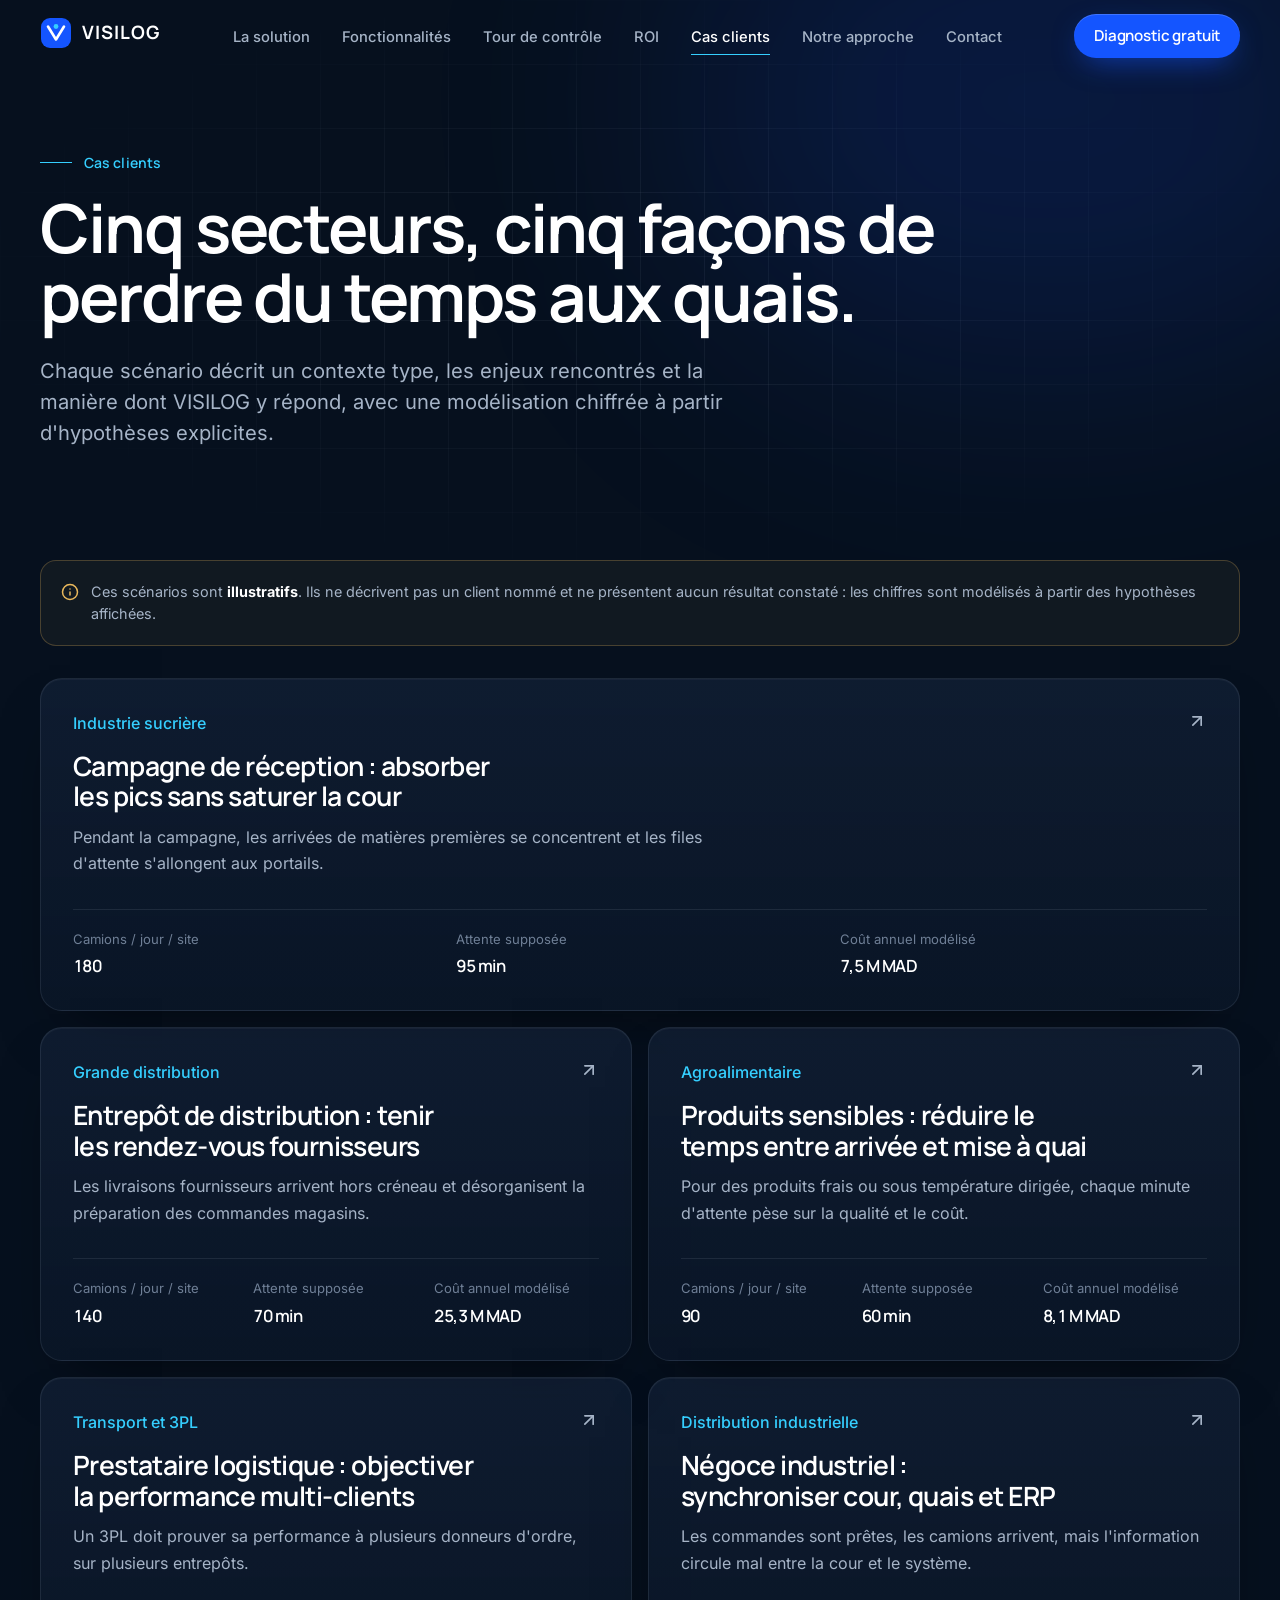
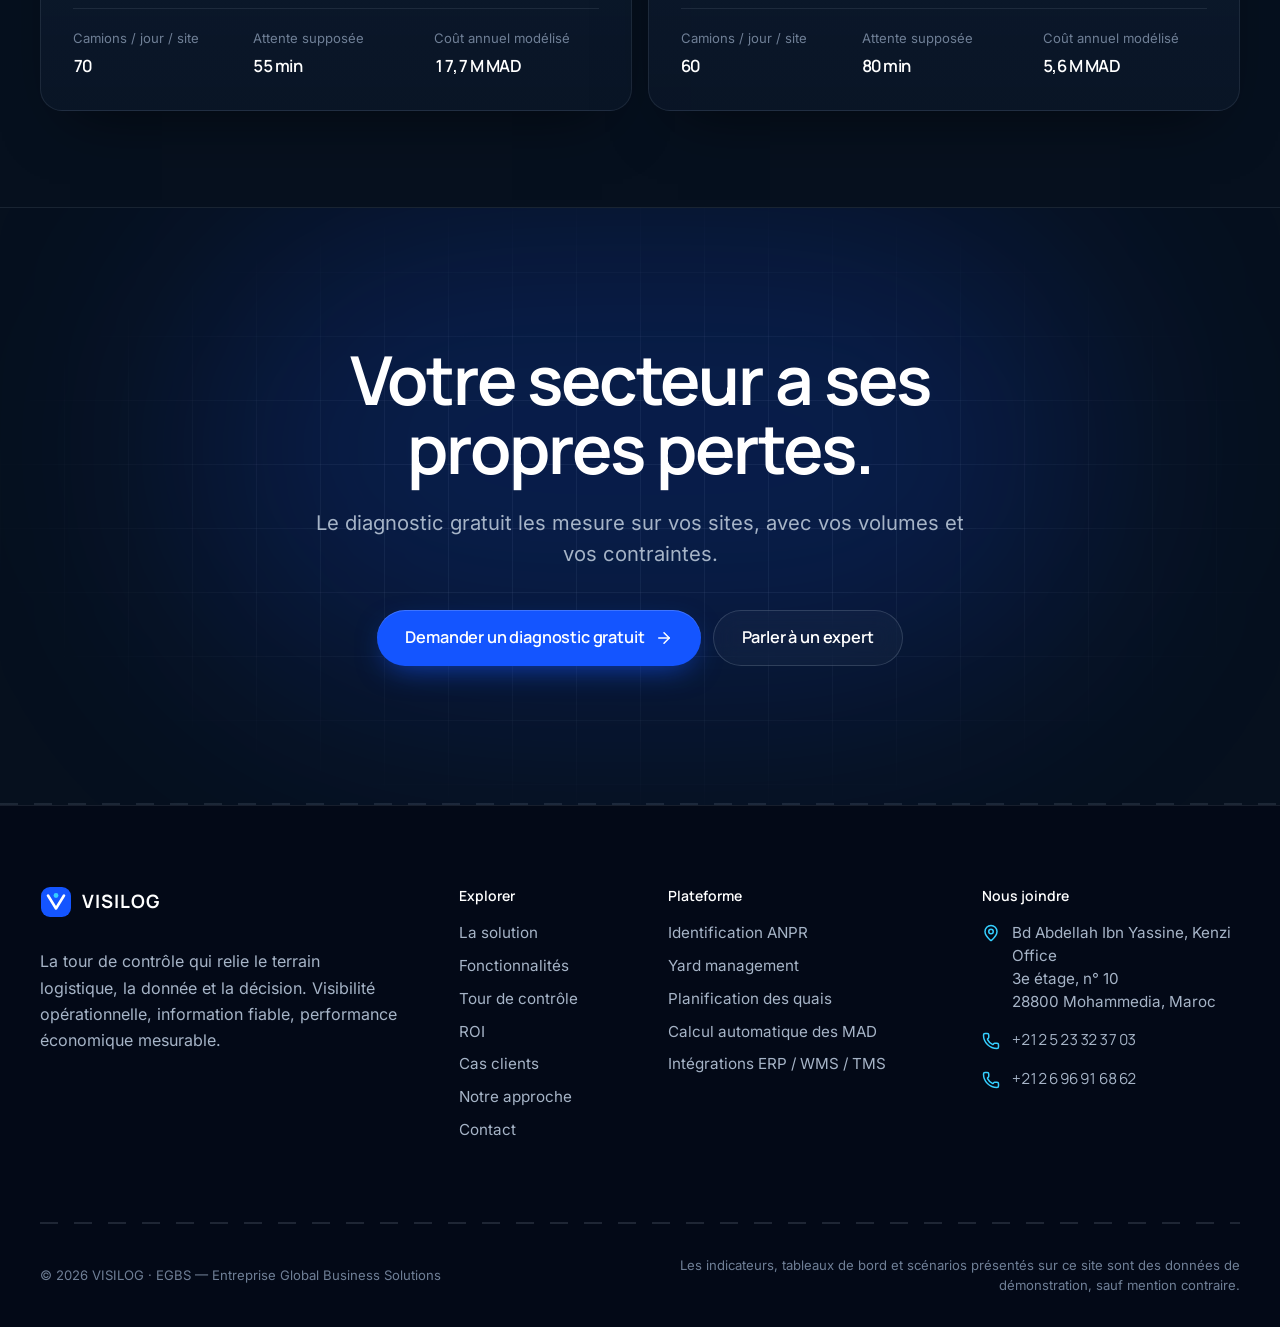
<file: visilog/cas-clients/index.html>
<!DOCTYPE html><html lang="fr"><head><meta charSet="utf-8"/><link rel="preconnect" href="/" crossorigin=""/><meta name="viewport" content="width=device-width, initial-scale=1"/><link rel="stylesheet" href="/visilog/_next/static/chunks/0st1fpw-d7l_j.css" data-precedence="next"/><link rel="preload" as="script" fetchPriority="low" href="/visilog/_next/static/chunks/1ckvzn7sfprko.js"/><script src="/visilog/_next/static/chunks/06ti68t6jhm98.js" async=""></script><script src="/visilog/_next/static/chunks/2nii411saqstq.js" async=""></script><script src="/visilog/_next/static/chunks/0ytkjwk_9bvo_.js" async=""></script><script src="/visilog/_next/static/chunks/2kzd2bib-2ux6.js" async=""></script><script src="/visilog/_next/static/chunks/turbopack-0vmwu-t5w6lcb.js" async=""></script><script src="/visilog/_next/static/chunks/1k4j1_pfcbzim.js" async=""></script><script src="/visilog/_next/static/chunks/1upuvyobbcz5n.js" async=""></script><script src="/visilog/_next/static/chunks/42onvq6nokjl2.js" async=""></script><script src="/visilog/_next/static/chunks/2zqwg4uytkmvd.js" async=""></script><meta name="theme-color" content="#06101E"/><meta name="color-scheme" content="dark"/><title>Cas clients — scénarios par secteur · VISILOG</title><meta name="description" content="Industrie sucrière, grande distribution, agroalimentaire, transport et 3PL, distribution industrielle : comment VISILOG s&#x27;applique aux enjeux logistiques de chaque secteur."/><meta name="application-name" content="VISILOG"/><meta name="keywords" content="tour de contrôle supply chain,yard management,ANPR,suivi GPS camions,temps de mise à disposition,MAD,planification des quais,visibilité transport,logistique Maroc"/><meta name="robots" content="index, follow"/><link rel="canonical" href="https://issamjido1.github.io/visilog/cas-clients/"/><meta property="og:title" content="VISILOG — Votre supply chain sous contrôle, en temps réel"/><meta property="og:description" content="VISILOG est la tour de contrôle supply chain qui rend visibles vos flux physiques : identification ANPR, suivi GPS, yard management, planification des quais et mesure automatique des temps de mise à disposition."/><meta property="og:url" content="https://issamjido1.github.io/visilog/"/><meta property="og:site_name" content="VISILOG"/><meta property="og:locale" content="fr_MA"/><meta property="og:image" content="https://issamjido1.github.io/visilog/opengraph-image?e6baf144f44d5ce7"/><meta property="og:image:type" content="image/png"/><meta property="og:image:width" content="1200"/><meta property="og:image:height" content="630"/><meta property="og:image:alt" content="VISILOG — Votre supply chain. Sous contrôle. En temps réel."/><meta property="og:type" content="website"/><meta name="twitter:card" content="summary_large_image"/><meta name="twitter:title" content="VISILOG — Supply Chain Control Tower"/><meta name="twitter:description" content="VISILOG est la tour de contrôle supply chain qui rend visibles vos flux physiques : identification ANPR, suivi GPS, yard management, planification des quais et mesure automatique des temps de mise à disposition."/><meta name="twitter:image" content="https://issamjido1.github.io/visilog/opengraph-image?e6baf144f44d5ce7"/><meta name="twitter:image:alt" content="VISILOG — Votre supply chain. Sous contrôle. En temps réel."/><meta name="twitter:image:type" content="image/png"/><meta name="twitter:image:width" content="1200"/><meta name="twitter:image:height" content="630"/><link rel="icon" href="/visilog/icon.svg?icon.1_deoazy19fmw.svg" sizes="any" type="image/svg+xml"/><script src="/visilog/_next/static/chunks/0cz1d0mv5g_q7.js" noModule=""></script></head><body class="min-h-dvh overflow-x-clip"><div hidden=""><!--$--><!--/$--></div><a href="#contenu" class="sr-only z-[100] rounded-full bg-white px-4 py-2 text-night focus:not-sr-only focus:fixed focus:left-4 focus:top-4">Aller au contenu</a><header class="fixed inset-x-0 top-0 z-50 transition-[background,border-color,backdrop-filter] duration-500 border-b border-transparent bg-transparent"><div class="shell flex h-[var(--header-h)] items-center justify-between gap-6"><a aria-label="VISILOG — accueil" class="shrink-0 rounded-lg" href="/visilog/"><span class="inline-flex items-center gap-2.5"><svg viewBox="0 0 32 32" class="h-8 w-8" aria-hidden="true"><rect x="1" y="1" width="30" height="30" rx="9" fill="#1455FF"></rect><path d="M8 9.5 16 22.5 24 9.5" fill="none" stroke="#fff" stroke-width="2.6" stroke-linecap="round" stroke-linejoin="round"></path><circle cx="16" cy="9.5" r="2.4" fill="#35CFFF"></circle></svg><span class="font-display text-[1.15rem] font-bold tracking-[0.06em] text-white">VISILOG</span></span></a><nav aria-label="Navigation principale" class="hidden xl:block"><ul class="flex items-center gap-1"><li><a class="relative rounded-full px-3.5 py-2 text-[0.92rem] font-medium transition-colors text-mist hover:text-white" href="/visilog/solution/">La solution</a></li><li><a class="relative rounded-full px-3.5 py-2 text-[0.92rem] font-medium transition-colors text-mist hover:text-white" href="/visilog/fonctionnalites/">Fonctionnalités</a></li><li><a class="relative rounded-full px-3.5 py-2 text-[0.92rem] font-medium transition-colors text-mist hover:text-white" href="/visilog/tour-de-controle/">Tour de contrôle</a></li><li><a class="relative rounded-full px-3.5 py-2 text-[0.92rem] font-medium transition-colors text-mist hover:text-white" href="/visilog/roi/">ROI</a></li><li><a aria-current="page" class="relative rounded-full px-3.5 py-2 text-[0.92rem] font-medium transition-colors text-white" href="/visilog/cas-clients/">Cas clients<span class="absolute inset-x-3.5 -bottom-[1px] h-px bg-cyan"></span></a></li><li><a class="relative rounded-full px-3.5 py-2 text-[0.92rem] font-medium transition-colors text-mist hover:text-white" href="/visilog/approche/">Notre approche</a></li><li><a class="relative rounded-full px-3.5 py-2 text-[0.92rem] font-medium transition-colors text-mist hover:text-white" href="/visilog/contact/">Contact</a></li></ul></nav><div class="flex items-center gap-3"><span class="hidden sm:block"><a class="group relative inline-flex select-none items-center justify-center gap-2.5 whitespace-nowrap rounded-full font-display font-semibold tracking-[-0.01em] transition-[background,color,border-color,box-shadow,transform] duration-300 ease-out-expo disabled:pointer-events-none disabled:opacity-50 bg-royal text-white shadow-[0_10px_30px_-10px_rgba(20,85,255,0.7),inset_0_1px_0_rgba(255,255,255,0.18)] hover:bg-[#2a64ff] hover:shadow-[0_16px_40px_-12px_rgba(20,85,255,0.9),inset_0_1px_0_rgba(255,255,255,0.22)] active:scale-[0.98] h-11 px-5 text-[0.95rem]" href="/visilog/diagnostic/"><span>Diagnostic gratuit</span></a></span><button type="button" aria-expanded="false" aria-controls="menu-mobile" aria-label="Ouvrir le menu" class="inline-flex h-11 w-11 items-center justify-center rounded-full border border-[var(--line-strong)] text-white transition-colors hover:bg-white/5 xl:hidden"><svg xmlns="http://www.w3.org/2000/svg" width="20" height="20" viewBox="0 0 24 24" fill="none" stroke="currentColor" stroke-width="2" stroke-linecap="round" stroke-linejoin="round" class="lucide lucide-menu" aria-hidden="true"><path d="M4 5h16"></path><path d="M4 12h16"></path><path d="M4 19h16"></path></svg></button></div></div></header><main id="contenu"><div class="page-enter"><section class="relative overflow-hidden pb-20 pt-[calc(var(--header-h)+5rem)] md:pb-28"><div class="grid-bg absolute inset-0 opacity-60" aria-hidden="true"></div><div class="absolute -top-40 right-[-10%] h-[520px] w-[720px] rounded-full bg-royal/15 blur-[130px]" aria-hidden="true"></div><div class="shell relative grid gap-12 lg:grid-cols-12 lg:items-end"><div class="lg:col-span-10"><p class="t-kicker mb-5 flex items-center gap-3"><span class="h-px w-8 bg-cyan" aria-hidden="true"></span>Cas clients</p><h1 class="t-h1">Cinq secteurs, cinq façons de perdre du temps aux quais.</h1><p class="t-lead mt-6 max-w-[60ch]">Chaque scénario décrit un contexte type, les enjeux rencontrés et la manière dont VISILOG y répond, avec une modélisation chiffrée à partir d&#x27;hypothèses explicites.</p></div></div></section><section class="shell pb-24" aria-label="Scénarios sectoriels"><div class="mb-8 flex items-start gap-3 rounded-2xl border border-gold/25 bg-gold/[0.05] p-4 text-[0.9rem] text-mist sm:p-5"><svg xmlns="http://www.w3.org/2000/svg" width="18" height="18" viewBox="0 0 24 24" fill="none" stroke="currentColor" stroke-width="2" stroke-linecap="round" stroke-linejoin="round" class="lucide lucide-info mt-0.5 shrink-0 text-gold" aria-hidden="true"><circle cx="12" cy="12" r="10"></circle><path d="M12 16v-4"></path><path d="M12 8h.01"></path></svg><p>Ces scénarios sont <strong class="text-white">illustratifs</strong>. Ils ne décrivent pas un client nommé et ne présentent aucun résultat constaté : les chiffres sont modélisés à partir des hypothèses affichées.</p></div><ul class="grid gap-4 md:grid-cols-2"><li class="md:col-span-2"><a class="group panel flex h-full flex-col p-6 transition-colors hover:border-[var(--line-strong)] sm:p-8" href="/visilog/cas-clients/industrie-sucriere/"><div class="flex items-start justify-between gap-4"><p class="font-medium text-cyan">Industrie sucrière</p><svg xmlns="http://www.w3.org/2000/svg" width="20" height="20" viewBox="0 0 24 24" fill="none" stroke="currentColor" stroke-width="2" stroke-linecap="round" stroke-linejoin="round" class="lucide lucide-arrow-up-right text-mist transition-transform group-hover:-translate-y-0.5 group-hover:translate-x-0.5 group-hover:text-white" aria-hidden="true"><path d="M7 7h10v10"></path><path d="M7 17 17 7"></path></svg></div><h2 class="t-h3 mt-4 max-w-2xl">Campagne de réception : absorber les pics sans saturer la cour</h2><p class="t-body mt-3 max-w-2xl flex-1">Pendant la campagne, les arrivées de matières premières se concentrent et les files d&#x27;attente s&#x27;allongent aux portails.</p><dl class="mt-8 grid grid-cols-3 gap-4 border-t border-[var(--line)] pt-5 text-[0.82rem]"><div><dt class="text-fog">Camions / jour / site</dt><dd class="t-num mt-1 text-[1.05rem] font-semibold">180</dd></div><div><dt class="text-fog">Attente supposée</dt><dd class="t-num mt-1 text-[1.05rem] font-semibold">95<!-- --> min</dd></div><div><dt class="text-fog">Coût annuel modélisé</dt><dd class="t-num mt-1 text-[1.05rem] font-semibold">7,5 M MAD</dd></div></dl></a></li><li><a class="group panel flex h-full flex-col p-6 transition-colors hover:border-[var(--line-strong)] sm:p-8" href="/visilog/cas-clients/grande-distribution/"><div class="flex items-start justify-between gap-4"><p class="font-medium text-cyan">Grande distribution</p><svg xmlns="http://www.w3.org/2000/svg" width="20" height="20" viewBox="0 0 24 24" fill="none" stroke="currentColor" stroke-width="2" stroke-linecap="round" stroke-linejoin="round" class="lucide lucide-arrow-up-right text-mist transition-transform group-hover:-translate-y-0.5 group-hover:translate-x-0.5 group-hover:text-white" aria-hidden="true"><path d="M7 7h10v10"></path><path d="M7 17 17 7"></path></svg></div><h2 class="t-h3 mt-4 max-w-2xl">Entrepôt de distribution : tenir les rendez-vous fournisseurs</h2><p class="t-body mt-3 max-w-2xl flex-1">Les livraisons fournisseurs arrivent hors créneau et désorganisent la préparation des commandes magasins.</p><dl class="mt-8 grid grid-cols-3 gap-4 border-t border-[var(--line)] pt-5 text-[0.82rem]"><div><dt class="text-fog">Camions / jour / site</dt><dd class="t-num mt-1 text-[1.05rem] font-semibold">140</dd></div><div><dt class="text-fog">Attente supposée</dt><dd class="t-num mt-1 text-[1.05rem] font-semibold">70<!-- --> min</dd></div><div><dt class="text-fog">Coût annuel modélisé</dt><dd class="t-num mt-1 text-[1.05rem] font-semibold">25,3 M MAD</dd></div></dl></a></li><li><a class="group panel flex h-full flex-col p-6 transition-colors hover:border-[var(--line-strong)] sm:p-8" href="/visilog/cas-clients/agroalimentaire/"><div class="flex items-start justify-between gap-4"><p class="font-medium text-cyan">Agroalimentaire</p><svg xmlns="http://www.w3.org/2000/svg" width="20" height="20" viewBox="0 0 24 24" fill="none" stroke="currentColor" stroke-width="2" stroke-linecap="round" stroke-linejoin="round" class="lucide lucide-arrow-up-right text-mist transition-transform group-hover:-translate-y-0.5 group-hover:translate-x-0.5 group-hover:text-white" aria-hidden="true"><path d="M7 7h10v10"></path><path d="M7 17 17 7"></path></svg></div><h2 class="t-h3 mt-4 max-w-2xl">Produits sensibles : réduire le temps entre arrivée et mise à quai</h2><p class="t-body mt-3 max-w-2xl flex-1">Pour des produits frais ou sous température dirigée, chaque minute d&#x27;attente pèse sur la qualité et le coût.</p><dl class="mt-8 grid grid-cols-3 gap-4 border-t border-[var(--line)] pt-5 text-[0.82rem]"><div><dt class="text-fog">Camions / jour / site</dt><dd class="t-num mt-1 text-[1.05rem] font-semibold">90</dd></div><div><dt class="text-fog">Attente supposée</dt><dd class="t-num mt-1 text-[1.05rem] font-semibold">60<!-- --> min</dd></div><div><dt class="text-fog">Coût annuel modélisé</dt><dd class="t-num mt-1 text-[1.05rem] font-semibold">8,1 M MAD</dd></div></dl></a></li><li><a class="group panel flex h-full flex-col p-6 transition-colors hover:border-[var(--line-strong)] sm:p-8" href="/visilog/cas-clients/transport-3pl/"><div class="flex items-start justify-between gap-4"><p class="font-medium text-cyan">Transport et 3PL</p><svg xmlns="http://www.w3.org/2000/svg" width="20" height="20" viewBox="0 0 24 24" fill="none" stroke="currentColor" stroke-width="2" stroke-linecap="round" stroke-linejoin="round" class="lucide lucide-arrow-up-right text-mist transition-transform group-hover:-translate-y-0.5 group-hover:translate-x-0.5 group-hover:text-white" aria-hidden="true"><path d="M7 7h10v10"></path><path d="M7 17 17 7"></path></svg></div><h2 class="t-h3 mt-4 max-w-2xl">Prestataire logistique : objectiver la performance multi-clients</h2><p class="t-body mt-3 max-w-2xl flex-1">Un 3PL doit prouver sa performance à plusieurs donneurs d&#x27;ordre, sur plusieurs entrepôts.</p><dl class="mt-8 grid grid-cols-3 gap-4 border-t border-[var(--line)] pt-5 text-[0.82rem]"><div><dt class="text-fog">Camions / jour / site</dt><dd class="t-num mt-1 text-[1.05rem] font-semibold">70</dd></div><div><dt class="text-fog">Attente supposée</dt><dd class="t-num mt-1 text-[1.05rem] font-semibold">55<!-- --> min</dd></div><div><dt class="text-fog">Coût annuel modélisé</dt><dd class="t-num mt-1 text-[1.05rem] font-semibold">17,7 M MAD</dd></div></dl></a></li><li><a class="group panel flex h-full flex-col p-6 transition-colors hover:border-[var(--line-strong)] sm:p-8" href="/visilog/cas-clients/distribution-industrielle/"><div class="flex items-start justify-between gap-4"><p class="font-medium text-cyan">Distribution industrielle</p><svg xmlns="http://www.w3.org/2000/svg" width="20" height="20" viewBox="0 0 24 24" fill="none" stroke="currentColor" stroke-width="2" stroke-linecap="round" stroke-linejoin="round" class="lucide lucide-arrow-up-right text-mist transition-transform group-hover:-translate-y-0.5 group-hover:translate-x-0.5 group-hover:text-white" aria-hidden="true"><path d="M7 7h10v10"></path><path d="M7 17 17 7"></path></svg></div><h2 class="t-h3 mt-4 max-w-2xl">Négoce industriel : synchroniser cour, quais et ERP</h2><p class="t-body mt-3 max-w-2xl flex-1">Les commandes sont prêtes, les camions arrivent, mais l&#x27;information circule mal entre la cour et le système.</p><dl class="mt-8 grid grid-cols-3 gap-4 border-t border-[var(--line)] pt-5 text-[0.82rem]"><div><dt class="text-fog">Camions / jour / site</dt><dd class="t-num mt-1 text-[1.05rem] font-semibold">60</dd></div><div><dt class="text-fog">Attente supposée</dt><dd class="t-num mt-1 text-[1.05rem] font-semibold">80<!-- --> min</dd></div><div><dt class="text-fog">Coût annuel modélisé</dt><dd class="t-num mt-1 text-[1.05rem] font-semibold">5,6 M MAD</dd></div></dl></a></li></ul></section><section class="relative overflow-hidden border-t border-[var(--line)]" aria-labelledby="cta-title"><div class="absolute inset-0 grid-bg opacity-70" aria-hidden="true"></div><div class="absolute left-1/2 top-0 h-[480px] w-[900px] -translate-x-1/2 rounded-full bg-royal/20 blur-[120px]" aria-hidden="true"></div><div class="shell section relative text-center"><h2 id="cta-title" class="t-h1 mx-auto max-w-4xl">Votre secteur a ses propres pertes.</h2><p class="t-lead mx-auto mt-6 max-w-2xl">Le diagnostic gratuit les mesure sur vos sites, avec vos volumes et vos contraintes.</p><div class="mt-10 flex flex-col justify-center gap-3 sm:flex-row"><a class="group relative inline-flex select-none items-center justify-center gap-2.5 whitespace-nowrap rounded-full font-display font-semibold tracking-[-0.01em] transition-[background,color,border-color,box-shadow,transform] duration-300 ease-out-expo disabled:pointer-events-none disabled:opacity-50 bg-royal text-white shadow-[0_10px_30px_-10px_rgba(20,85,255,0.7),inset_0_1px_0_rgba(255,255,255,0.18)] hover:bg-[#2a64ff] hover:shadow-[0_16px_40px_-12px_rgba(20,85,255,0.9),inset_0_1px_0_rgba(255,255,255,0.22)] active:scale-[0.98] h-14 px-7 text-[1.02rem]" href="/visilog/diagnostic/"><span>Demander un diagnostic gratuit</span><span class="transition-transform duration-300 ease-out-expo group-hover:translate-x-0.5" aria-hidden="true"><svg xmlns="http://www.w3.org/2000/svg" width="18" height="18" viewBox="0 0 24 24" fill="none" stroke="currentColor" stroke-width="2" stroke-linecap="round" stroke-linejoin="round" class="lucide lucide-arrow-right" aria-hidden="true"><path d="M5 12h14"></path><path d="m12 5 7 7-7 7"></path></svg></span></a><a class="group relative inline-flex select-none items-center justify-center gap-2.5 whitespace-nowrap rounded-full font-display font-semibold tracking-[-0.01em] transition-[background,color,border-color,box-shadow,transform] duration-300 ease-out-expo disabled:pointer-events-none disabled:opacity-50 border border-[var(--line-strong)] bg-white/[0.03] text-white backdrop-blur-md hover:border-white/40 hover:bg-white/[0.07] active:scale-[0.98] h-14 px-7 text-[1.02rem]" href="/visilog/contact/"><span>Parler à un expert</span></a></div></div><div class="lane mx-auto max-w-[1320px] opacity-50" aria-hidden="true"></div></section><!--$--><!--/$--></div></main><footer class="relative border-t border-[var(--line)] bg-abyss"><div class="shell grid gap-14 py-20 md:grid-cols-12"><div class="md:col-span-4"><span class="inline-flex items-center gap-2.5"><svg viewBox="0 0 32 32" class="h-8 w-8" aria-hidden="true"><rect x="1" y="1" width="30" height="30" rx="9" fill="#1455FF"></rect><path d="M8 9.5 16 22.5 24 9.5" fill="none" stroke="#fff" stroke-width="2.6" stroke-linecap="round" stroke-linejoin="round"></path><circle cx="16" cy="9.5" r="2.4" fill="#35CFFF"></circle></svg><span class="font-display text-[1.15rem] font-bold tracking-[0.06em] text-white">VISILOG</span></span><p class="t-body mt-6 max-w-sm">La tour de contrôle qui relie le terrain logistique, la donnée et la décision. Visibilité opérationnelle, information fiable, performance économique mesurable.</p></div><nav aria-label="Pages" class="md:col-span-2"><h2 class="mb-4 font-display text-sm font-semibold text-white">Explorer</h2><ul class="space-y-2.5 text-[0.95rem] text-mist"><li><a class="hover:text-white" href="/visilog/solution/">La solution</a></li><li><a class="hover:text-white" href="/visilog/fonctionnalites/">Fonctionnalités</a></li><li><a class="hover:text-white" href="/visilog/tour-de-controle/">Tour de contrôle</a></li><li><a class="hover:text-white" href="/visilog/roi/">ROI</a></li><li><a class="hover:text-white" href="/visilog/cas-clients/">Cas clients</a></li><li><a class="hover:text-white" href="/visilog/approche/">Notre approche</a></li><li><a class="hover:text-white" href="/visilog/contact/">Contact</a></li></ul></nav><nav aria-label="Plateforme" class="md:col-span-3"><h2 class="mb-4 font-display text-sm font-semibold text-white">Plateforme</h2><ul class="space-y-2.5 text-[0.95rem] text-mist"><li><a class="hover:text-white" href="/visilog/fonctionnalites/#anpr">Identification ANPR</a></li><li><a class="hover:text-white" href="/visilog/fonctionnalites/#yard">Yard management</a></li><li><a class="hover:text-white" href="/visilog/fonctionnalites/#quais">Planification des quais</a></li><li><a class="hover:text-white" href="/visilog/fonctionnalites/#mad">Calcul automatique des MAD</a></li><li><a class="hover:text-white" href="/visilog/fonctionnalites/#integrations">Intégrations ERP / WMS / TMS</a></li></ul></nav><div class="md:col-span-3"><h2 class="mb-4 font-display text-sm font-semibold text-white">Nous joindre</h2><address class="space-y-4 text-[0.95rem] not-italic text-mist"><a href="https://www.google.com/maps/search/?api=1&amp;query=Kenzi+Office+Bd+Abdellah+Ibn+Yassine+Mohammedia" target="_blank" rel="noreferrer" class="flex gap-3 hover:text-white"><svg xmlns="http://www.w3.org/2000/svg" width="18" height="18" viewBox="0 0 24 24" fill="none" stroke="currentColor" stroke-width="2" stroke-linecap="round" stroke-linejoin="round" class="lucide lucide-map-pin mt-0.5 shrink-0 text-cyan" aria-hidden="true"><path d="M20 10c0 4.993-5.539 10.193-7.399 11.799a1 1 0 0 1-1.202 0C9.539 20.193 4 14.993 4 10a8 8 0 0 1 16 0"></path><circle cx="12" cy="10" r="3"></circle></svg><span><span class="block">Bd Abdellah Ibn Yassine, Kenzi Office</span><span class="block">3e étage, n° 10</span><span class="block">28800 Mohammedia, Maroc</span></span></a><a href="tel:+212523323703" class="flex items-center gap-3 hover:text-white"><svg xmlns="http://www.w3.org/2000/svg" width="18" height="18" viewBox="0 0 24 24" fill="none" stroke="currentColor" stroke-width="2" stroke-linecap="round" stroke-linejoin="round" class="lucide lucide-phone shrink-0 text-cyan" aria-hidden="true"><path d="M13.832 16.568a1 1 0 0 0 1.213-.303l.355-.465A2 2 0 0 1 17 15h3a2 2 0 0 1 2 2v3a2 2 0 0 1-2 2A18 18 0 0 1 2 4a2 2 0 0 1 2-2h3a2 2 0 0 1 2 2v3a2 2 0 0 1-.8 1.6l-.468.351a1 1 0 0 0-.292 1.233 14 14 0 0 0 6.392 6.384"></path></svg><span class="t-num">+212 5 23 32 37 03</span></a><a href="tel:+212696916862" class="flex items-center gap-3 hover:text-white"><svg xmlns="http://www.w3.org/2000/svg" width="18" height="18" viewBox="0 0 24 24" fill="none" stroke="currentColor" stroke-width="2" stroke-linecap="round" stroke-linejoin="round" class="lucide lucide-phone shrink-0 text-cyan" aria-hidden="true"><path d="M13.832 16.568a1 1 0 0 0 1.213-.303l.355-.465A2 2 0 0 1 17 15h3a2 2 0 0 1 2 2v3a2 2 0 0 1-2 2A18 18 0 0 1 2 4a2 2 0 0 1 2-2h3a2 2 0 0 1 2 2v3a2 2 0 0 1-.8 1.6l-.468.351a1 1 0 0 0-.292 1.233 14 14 0 0 0 6.392 6.384"></path></svg><span class="t-num">+212 6 96 91 68 62</span></a></address></div></div><div class="shell"><div class="lane opacity-60" aria-hidden="true"></div></div><div class="shell flex flex-col gap-3 py-8 text-[0.82rem] text-fog md:flex-row md:items-center md:justify-between"><p>© <!-- -->2026<!-- --> VISILOG · <!-- -->EGBS — Entreprise Global Business Solutions</p><p class="max-w-xl md:text-right">Les indicateurs, tableaux de bord et scénarios présentés sur ce site sont des données de démonstration, sauf mention contraire.</p></div></footer><script type="application/ld+json">{"@context":"https://schema.org","@type":"SoftwareApplication","name":"VISILOG","applicationCategory":"BusinessApplication","operatingSystem":"Web","description":"VISILOG est la tour de contrôle supply chain qui rend visibles vos flux physiques : identification ANPR, suivi GPS, yard management, planification des quais et mesure automatique des temps de mise à disposition.","inLanguage":"fr","publisher":{"@type":"Organization","name":"EGBS","address":{"@type":"PostalAddress","addressLocality":"Mohammedia","addressCountry":"MA"}}}</script><script id="_R_">(globalThis["TURBOPACK"] || (globalThis["TURBOPACK"] = [])).push({"otherChunks":["static/chunks/1ckvzn7sfprko.js","static/chunks/06ti68t6jhm98.js","static/chunks/2nii411saqstq.js","static/chunks/0ytkjwk_9bvo_.js","static/chunks/2kzd2bib-2ux6.js"],"runtimeModuleIds":[94553]});</script><script src="/visilog/_next/static/chunks/1ckvzn7sfprko.js" async=""></script><script>(self.__next_f=self.__next_f||[]).push([0])</script><script>self.__next_f.push([1,"1:\"$Sreact.fragment\"\n2:\"/visilog/_next/static/chunks/1k4j1_pfcbzim.js\"\n3:\"/visilog/_next/static/chunks/1upuvyobbcz5n.js\"\n4:I[93983,[\"$2\",\"$3\"],\"Header\"]\n5:\"/visilog/_next/static/chunks/42onvq6nokjl2.js\"\n6:I[39756,[\"$5\"],\"default\"]\n7:\"/visilog/_next/static/chunks/2zqwg4uytkmvd.js\"\n8:I[8821,[\"$2\",\"$3\",\"$7\"],\"default\"]\n9:I[37457,[\"$5\"],\"default\"]\na:I[76525,[\"$2\",\"$3\"],\"ButtonLink\"]\nb:I[5014,[\"$2\",\"$3\"],\"default\"]\nc:I[22016,[\"$2\",\"$3\"],\"\"]\n1c:I[68027,[\"$2\",\"$3\"],\"default\",1]\n:HL[\"/visilog/_next/static/chunks/0st1fpw-d7l_j.css\",\"style\"]\n:HC[\"/\",\"\"]\n18:X\n19:[[\"children\",{\"s\":\"__PAGE__\",\"h\":512,\"d\":{\"r\":\"$L1a\",\"p\":false,\"v\":null}}]]\n16:[[\"children\",{\"s\":\"cas-clients\",\"h\":512,\"d\":{\"r\":\"$L17\",\"p\":false,\"v\":\"$18\"},\"c\":\"$Q19\"}]]\n0:{\"P\":null,\"c\":[\"\",\"cas-clients\",\"\"],\"q\":\"\",\"i\":false,\"t\":{\"t\":{\"s\":\"\",\"h\":528,\"d\":{\"r\":[\"$\",\"$1\",\"c\",{\"children\":[[[\"$\",\"link\",\"0\",{\"rel\":\"stylesheet\",\"href\":\"/visilog/_next/static/chunks/0st1fpw-d7l_j.css\",\"precedence\":\"next\",\"crossOrigin\":\"$undefined\",\"nonce\":\"$undefined\"}],[\"$\",\"script\",\"script-0\",{\"src\":\"/visilog/_next/static/chunks/1k4j1_pfcbzim.js\",\"async\":true,\"nonce\":\"$undefined\"}],[\"$\",\"script\",\"script-1\",{\"src\":\"/visilog/_next/static/chunks/1upuvyobbcz5n.js\",\"async\":true,\"nonce\":\"$undefined\"}]],[\"$\",\"html\",null,{\"lang\":\"fr\",\"children\":[\"$\",\"body\",null,{\"className\":\"min-h-dvh overflow-x-clip\",\"children\":[[\"$\",\"$L4\",null,{}],[\"$\",\"main\",null,{\"id\":\"contenu\",\"children\":[\"$\",\"$L6\",null,{\"parallelRouterKey\":\"children\",\"error\":\"$8\",\"errorStyles\":[],\"errorScripts\":[[\"$\",\"script\",\"script-0\",{\"src\":\"/visilog/_next/static/chunks/2zqwg4uytkmvd.js\",\"async\":true,\"nonce\":\"$undefined\"}]],\"template\":[\"$\",\"div\",null,{\"className\":\"page-enter\",\"children\":[\"$\",\"$L9\",null,{}]}],\"templateStyles\":[],\"templateScripts\":null,\"notFound\":[[\"$\",\"section\",null,{\"className\":\"relative flex min-h-[80svh] items-center overflow-hidden pt-[var(--header-h)]\",\"children\":[[\"$\",\"div\",null,{\"className\":\"grid-bg absolute inset-0 opacity-60\",\"aria-hidden\":true}],[\"$\",\"div\",null,{\"className\":\"shell relative\",\"children\":[[\"$\",\"p\",null,{\"className\":\"t-num text-[0.9rem] text-cyan\",\"children\":\"Erreur 404 · Quai introuvable\"}],[\"$\",\"h1\",null,{\"className\":\"t-h1 mt-4 max-w-3xl\",\"children\":\"Ce camion s'est trompé de quai.\"}],[\"$\",\"p\",null,{\"className\":\"t-lead mt-6 max-w-xl\",\"children\":\"La page demandée n'existe pas ou a été déplacée. Reprenez depuis l'accueil ou ouvrez la démonstration.\"}],[\"$\",\"div\",null,{\"className\":\"mt-9 flex flex-col gap-3 sm:flex-row\",\"children\":[[\"$\",\"$La\",null,{\"href\":\"/\",\"icon\":[\"$\",\"$Lb\",null,{\"ref\":\"$undefined\",\"icon\":{\"name\":\"arrow-right\",\"size\":24,\"node\":[[\"path\",{\"d\":\"M5 12h14\",\"key\":\"1ays0h\"}],[\"path\",{\"d\":\"m12 5 7 7-7 7\",\"key\":\"xquz4c\"}]]},\"className\":\"$undefined\",\"size\":16}],\"children\":\"Retour à l'accueil\"}],[\"$\",\"$La\",null,{\"href\":\"/tour-de-controle\",\"variant\":\"secondary\",\"children\":\"Ouvrir la tour de contrôle\"}]]}]]}]]}],[]],\"forbidden\":\"$undefined\",\"unauthorized\":\"$undefined\"}]}],[\"$\",\"footer\",null,{\"className\":\"relative border-t border-[var(--line)] bg-abyss\",\"children\":[[\"$\",\"div\",null,{\"className\":\"shell grid gap-14 py-20 md:grid-cols-12\",\"children\":[[\"$\",\"div\",null,{\"className\":\"md:col-span-4\",\"children\":[[\"$\",\"span\",null,{\"className\":\"inline-flex items-center gap-2.5\",\"children\":[[\"$\",\"svg\",null,{\"viewBox\":\"0 0 32 32\",\"className\":\"h-8 w-8\",\"aria-hidden\":true,\"children\":[[\"$\",\"rect\",null,{\"x\":\"1\",\"y\":\"1\",\"width\":\"30\",\"height\":\"30\",\"rx\":\"9\",\"fill\":\"#1455FF\"}],[\"$\",\"path\",null,{\"d\":\"M8 9.5 16 22.5 24 9.5\",\"fill\":\"none\",\"stroke\":\"#fff\",\"strokeWidth\":\"2.6\",\"strokeLinecap\":\"round\",\"strokeLinejoin\":\"round\"}],[\"$\",\"circle\",null,{\"cx\":\"16\",\"cy\":\"9.5\",\"r\":\"2.4\",\"fill\":\"#35CFFF\"}]]}],[\"$\",\"span\",null,{\"className\":\"font-display text-[1.15rem] font-bold tracking-[0.06em] text-white\",\"children\":\"VISILOG\"}]]}],[\"$\",\"p\",null,{\"className\":\"t-body mt-6 max-w-sm\",\"children\":\"La tour de contrôle qui relie le terrain logistique, la donnée et la décision. Visibilité opérationnelle, information fiable, performance économique mesurable.\"}]]}],[\"$\",\"nav\",null,{\"aria-label\":\"Pages\",\"className\":\"md:col-span-2\",\"children\":[[\"$\",\"h2\",null,{\"className\":\"mb-4 font-display text-sm font-semibold text-white\",\"children\":\"Explorer\"}],[\"$\",\"ul\",null,{\"className\":\"space-y-2.5 text-[0.95rem] text-mist\",\"children\":[[\"$\",\"li\",\"/solution\",{\"children\":[\"$\",\"$Lc\",null,{\"href\":\"/solution\",\"className\":\"hover:text-white\",\"children\":\"La solution\"}]}],[\"$\",\"li\",\"/fonctionnalites\",{\"children\":[\"$\",\"$Lc\",null,{\"href\":\"/fonctionnalites\",\"className\":\"hover:text-white\",\"children\":\"Fonctionnalités\"}]}],[\"$\",\"li\",\"/tour-de-controle\",{\"children\":[\"$\",\"$Lc\",null,{\"href\":\"/tour-de-controle\",\"className\":\"hover:text-white\",\"children\":\"Tour de contrôle\"}]}],[\"$\",\"li\",\"/roi\",{\"children\":[\"$\",\"$Lc\",null,{\"href\":\"/roi\",\"className\":\"hover:text-white\",\"children\":\"ROI\"}]}],[\"$\",\"li\",\"/cas-clients\",{\"children\":[\"$\",\"$Lc\",null,{\"href\":\"/cas-clients\",\"className\":\"hover:text-white\",\"children\":\"Cas clients\"}]}],[\"$\",\"li\",\"/approche\",{\"children\":[\"$\",\"$Lc\",null,{\"href\":\"/approche\",\"className\":\"hover:text-white\",\"children\":\"Notre approche\"}]}],[\"$\",\"li\",\"/contact\",{\"children\":[\"$\",\"$Lc\",null,{\"href\":\"/contact\",\"className\":\"hover:text-white\",\"children\":\"Contact\"}]}]]}]]}],[\"$\",\"nav\",null,{\"aria-label\":\"Plateforme\",\"className\":\"md:col-span-3\",\"children\":[[\"$\",\"h2\",null,{\"className\":\"mb-4 font-display text-sm font-semibold text-white\",\"children\":\"Plateforme\"}],[\"$\",\"ul\",null,{\"className\":\"space-y-2.5 text-[0.95rem] text-mist\",\"children\":[\"$Ld\",\"$Le\",\"$Lf\",\"$L10\",\"$L11\"]}]]}],\"$L12\"]}],\"$L13\",\"$L14\"]}],\"$L15\"]}]}]]}],\"p\":false,\"v\":null},\"c\":\"$Q16\"},\"h\":{\"r\":\"$L1b\",\"p\":false,\"v\":null}},\"m\":\"$undefined\",\"G\":[\"$1c\",[\"$L1d\"]],\"S\":true,\"r\":\"$undefined\",\"s\":\"$undefined\",\"a\":\"$undefined\",\"l\":\"$undefined\",\"p\":\"$undefined\",\"d\":\"$undefined\",\"b\":\"T9D29Jizh-L_TClEpcK9y\"}\n26:\"ViewportBoundary\"\n27:I[97367,[\"$5\"],\"$26\"]\n29:\"MetadataBoundary\"\n2a:I[97367,[\"$5\"],\"$29\"]\n2b:\"$Sreact.suspense\"\nd:[\"$\",\"li\",\"/fonctionnalites#anpr\",{\"children\":[\"$\",\"$Lc\",null,{\"href\":\"/fonctionnalites#anpr\",\"className\":\"hover:text-white\",\"children\":\"Identification ANPR\"}]}]\ne:[\"$\",\"li\",\"/fonctionnalites#yard\",{\"children\":[\"$\",\"$Lc\",null,{\"href\":\"/fonctionnalites#yard\",\"className\":\"hover:text-white\",\"children\":\"Yard management\"}]}]\nf:[\"$\",\"li\",\"/fonctionnalites#quais\",{\"children\":[\"$\",\"$Lc\",null,{\"href\":\"/fonctionnalites#quais\",\"className\":\"hover:text-white\",\"children\":\"Planification des quais\"}]}]\n10:[\"$\",\"li\",\"/fonctionnalites#mad\",{\"children\":[\"$\",\"$Lc\",null,{\"href\":\"/fonctionnalites#mad\",\"className\":\"hover:text-white\",\"children\":\"Calcul automatique des MAD\"}]}]\n11:[\"$\",\"li\",\"/fonctionnalites#integrations\",{\"children\":[\"$\",\"$Lc\",null,{\"href\":\"/fonctionnalites#integrations\",\"className\":\"hover:text-white\",\"children\":\"Intégrations ERP / WMS / TMS\"}]}]\n12:[\"$\",\"div\",null,{\"className\":\"md:col-span-3\",\"children\":[[\"$\",\"h2\",null,{\"className\":\"mb-4 font-display text-sm font-semibold text-white\",\"children\":\"Nous joindre\"}],[\"$\",\"address\",null,{\"className\":\"space-y-4 text-[0.95rem] not-italic text-mist\",\"children\":[[\"$\",\"a\",null,{\"href\":\"https://www.google.com/maps/search/?api=1\u0026query=Kenzi+Office+Bd+Abdellah+Ibn+Yassine+Mohammedia\",\"target\":\"_blank\",\"rel\":\"noreferrer\",\"className\":\"flex gap-3 hover:text-white\",\"children\":[[\"$\",\"$Lb\",null,{\"ref\":\"$undefined\",\"icon\":{\"name\":\"map-pin\",\"size\":24,\"node\":[[\"path\",{\"d\":\"M20 10c0 4.993-5.539 10.193-7.399 11.799a1 1 0 0 1-1.202 0C9.539 20.193 4 14.993 4 10a8 8 0 0 1 16 0\",\"key\":\"1r0f0z\"}],[\"circle\",{\"cx\":\"12\",\"cy\":\"10\",\"r\":\"3\",\"key\":\"ilqhr7\"}]]},\"className\":\"mt-0.5 shrink-0 text-cyan\",\"size\":18,\"aria-hidden\":true}],[\"$\",\"span\",null,{\"children\":[[\"$\",\"span\",\"Bd Abdellah Ibn Yassine, Kenzi Office\",{\"className\":\"block\",\"children\":\"Bd Abdellah Ibn Yassine, Kenzi Office\"}],[\"$\",\"span\",\"3e étage, n° 10\",{\"className\":\"block\",\"children\":\"3e étage, n° 10\"}],[\"$\",\"span\",\"28800 Mohammedia, Maroc\",{\"className\":\"block\",\"children\":\"28800 Mohammedia, Maroc\"}]]}]]}],[[\"$\",\"a\",\"tel:+212523323703\",{\"href\":\"tel:+212523323703\",\"className\":\"flex items-center gap-3 hover:text-white\",\"children\":[[\"$\",\"$Lb\",null,{\"ref\":\"$undefined\",\"icon\":{\"name\":\"phone\",\"size\":24,\"node\":[[\"path\",{\"d\":\"M13.832 16.568a1 1 0 0 0 1.213-.303l.355-.465A2 2 0 0 1 17 15h3a2 2 0 0 1 2 2v3a2 2 0 0 1-2 2A18 18 0 0 1 2 4a2 2 0 0 1 2-2h3a2 2 0 0 1 2 2v3a2 2 0 0 1-.8 1.6l-.468.351a1 1 0 0 0-.292 1.233 14 14 0 0 0 6.392 6.384\",\"key\":\"9njp5v\"}]]},\"className\":\"shrink-0 text-cyan\",\"size\":18,\"aria-hidden\":true}],[\"$\",\"span\",null,{\"className\":\"t-num\",\"children\":\"+212 5 23 32 37 03\"}]]}],[\"$\",\"a\",\"tel:+212696916862\",{\"href\":\"tel:+212696916862\",\"className\":\"flex items-center gap-3 hover:text-white\",\"children\":[[\"$\",\"$Lb\",null,{\"ref\":\"$undefined\",\"icon\":\"$12:props:children:1:props:children:1:0:props:children:0:props:icon\",\"className\":\"shrink-0 text-cyan\",\"size\":18,\"aria-hidden\":true}],[\"$\",\"span\",null,{\"className\":\"t-num\",\"children\":\"+212 6 96 91 68 62\"}]]}]]]}]]}]\n13:[\"$\",\"div\",null,{\"className\":\"shell\",\"children\":[\"$\",\"div\",null,{\"className\":\"lane opacity-60\",\"aria-hidden\":true}]}]\n14:[\"$\",\"div\",null,{\"className\":\"shell flex flex-col gap-3 py-8 text-[0.82rem] text-fog md:flex-row md:items-center md:justify-between\",\"children\":[[\"$\",\"p\",null,{\"children\":[\"© \",2026,\" VISILOG · \",\"EGBS — Entreprise Global Business Solutions\"]}],[\"$\",\"p\",null,{\"className\":\"max-w-xl md:text-right\",\"children\":\"Les indicateurs, tableaux de bord et scénarios présentés sur ce site sont des données de démonstration, sauf mention contraire.\"}]]}]\n15:[\"$\",\"script\",null,{\"type\":\"application/ld+json\",\"dangerouslySetInnerHTML\":{\"__html\":\"{\\\"@context\\\":\\\"https://schema.org\\\",\\\"@type\\\":\\\"SoftwareApplication\\\",\\\"name\\\":\\\"VISILOG\\\",\\\"applicationCategory\\\":\\\"BusinessApplication\\\",\\\"operatingSystem\\\":\\\"Web\\\",\\\"description\\\":\\\"VISILOG est la tour de contrôle supply chain qui rend visibles vos flux physiques : identification ANPR, suivi GPS, yard management, planification des quais et mesure automatique des temps de mise à disposition.\\\",\\\"inLanguage\\\":\\\"fr\\\",\\\"publisher\\\":{\\\"@type\\\":\\\"Organization\\\",\\\"name\\\":\\\"EGBS\\\",\\\"address\\\":{\\\"@type\\\":\\\"PostalAddress\\\",\\\"addressLocality\\\":\\\"Mohammedia\\\",\\\"addressCountry\\\":\\\"MA\\\"}}}\"}}]\n17:[\"$\",\"$1\",\"c\",{\"children\":[null,[\"$\",\"$L6\",null,{\"parallelRouterKey\":\"children\",\"error\":\"$undefined\",\"errorStyles\":\"$undefined\",\"errorScripts\":\"$undefined\",\"template\":[\"$\",\"$L9\",null,{}],\"templateStyles\":\"$undefined\",\"templateScripts\":\"$undefined\",\"notFound\":\"$undefined\",\"forbidden\":\"$undefined\",\"unauthorized\":\"$undefined\"}]]}]\n1a:[\"$\",\"$1\",\"c\",{\"children\":[[[\"$\",\"section\",null,{\"className\":\"relative overflow-hidden pb-20 pt-[calc(var(--header-h)+5rem)] md:pb-28\",\"children\":[[\"$\",\"div\",null,{\"className\":\"grid-bg absolute inset-0 opacity-60\",\"aria-hidden\":true}],[\"$\",\"div\",null,{\"className\":\"absolute -top-40 right-[-10%] h-[520px] w-[720px] rounded-full bg-royal/15 blur-[130px]\",\"aria-hidden\":true}],[\"$\",\"div\",null,{\"className\":\"shell relative grid gap-12 lg:grid-cols-12 lg:items-end\",\"children\":[[\"$\",\"div\",null,{\"className\":\"lg:col-span-10\",\"children\":[[\"$\",\"p\",null,{\"className\":\"t-kicker mb-5 flex items-center gap-3\",\"children\":[[\"$\",\"span\",null,{\"className\":\"h-px w-8 bg-cyan\",\"aria-hidden\":true}],\"Cas clients\"]}],[\"$\",\"h1\",null,{\"className\":\"t-h1\",\"children\":\"Cinq secteurs, cinq façons de perdre du temps aux quais.\"}],[\"$\",\"p\",null,{\"className\":\"t-lead mt-6 max-w-[60ch]\",\"children\":\"Chaque scénario décrit un contexte type, les enjeux rencontrés et la manière dont VISILOG y répond, avec une modélisation chiffrée à partir d'hypothèses explicites.\"}],null]}],null]}]]}],[\"$\",\"section\",null,{\"className\":\"shell pb-24\",\"aria-label\":\"Scénarios sectoriels\",\"children\":[[\"$\",\"div\",null,{\"className\":\"mb-8 flex items-start gap-3 rounded-2xl border border-gold/25 bg-gold/[0.05] p-4 text-[0.9rem] text-mist sm:p-5\",\"children\":[[\"$\",\"$Lb\",null,{\"ref\":\"$undefined\",\"icon\":{\"name\":\"info\",\"size\":24,\"node\":[[\"circle\",{\"cx\":\"12\",\"cy\":\"12\",\"r\":\"10\",\"key\":\"1mglay\"}],[\"path\",{\"d\":\"M12 16v-4\",\"key\":\"1dtifu\"}],[\"path\",{\"d\":\"M12 8h.01\",\"key\":\"e9boi3\"}]]},\"className\":\"mt-0.5 shrink-0 text-gold\",\"size\":18,\"aria-hidden\":true}],[\"$\",\"p\",null,{\"children\":[\"Ces scénarios sont \",[\"$\",\"strong\",null,{\"className\":\"text-white\",\"children\":\"illustratifs\"}],\". Ils ne décrivent pas un client nommé et ne présentent aucun résultat constaté : les chiffres sont modélisés à partir des hypothèses affichées.\"]}]]}],[\"$\",\"ul\",null,{\"className\":\"grid gap-4 md:grid-cols-2\",\"children\":[[\"$\",\"li\",\"industrie-sucriere\",{\"className\":\"md:col-span-2\",\"children\":[\"$\",\"$Lc\",null,{\"href\":\"/cas-clients/industrie-sucriere\",\"className\":\"group panel flex h-full flex-col p-6 transition-colors hover:border-[var(--line-strong)] sm:p-8\",\"children\":[[\"$\",\"div\",null,{\"className\":\"flex items-start justify-between gap-4\",\"children\":[[\"$\",\"p\",null,{\"className\":\"font-medium text-cyan\",\"children\":\"Industrie sucrière\"}],[\"$\",\"$Lb\",null,{\"ref\":\"$undefined\",\"icon\":{\"name\":\"arrow-up-right\",\"size\":24,\"node\":[[\"path\",{\"d\":\"M7 7h10v10\",\"key\":\"1tivn9\"}],[\"path\",{\"d\":\"M7 17 17 7\",\"key\":\"1vkiza\"}]]},\"className\":\"text-mist transition-transform group-hover:-translate-y-0.5 group-hover:translate-x-0.5 group-hover:text-white\",\"size\":20,\"aria-hidden\":true}]]}],[\"$\",\"h2\",null,{\"className\":\"t-h3 mt-4 max-w-2xl\",\"children\":\"Campagne de réception : absorber les pics sans saturer la cour\"}],[\"$\",\"p\",null,{\"className\":\"t-body mt-3 max-w-2xl flex-1\",\"children\":\"Pendant la campagne, les arrivées de matières premières se concentrent et les files d'attente s'allongent aux portails.\"}],[\"$\",\"dl\",null,{\"className\":\"mt-8 grid grid-cols-3 gap-4 border-t border-[var(--line)] pt-5 text-[0.82rem]\",\"children\":[[\"$\",\"div\",null,{\"children\":[[\"$\",\"dt\",null,{\"className\":\"text-fog\",\"children\":\"Camions / jour / site\"}],[\"$\",\"dd\",null,{\"className\":\"t-num mt-1 text-[1.05rem] font-semibold\",\"children\":180}]]}],[\"$\",\"div\",null,{\"children\":[[\"$\",\"dt\",null,{\"className\":\"text-fog\",\"children\":\"Attente supposée\"}],[\"$\",\"dd\",null,{\"className\":\"t-num mt-1 text-[1.05rem] font-semibold\",\"children\":[95,\" min\"]}]]}],[\"$\",\"div\",null,{\"children\":[[\"$\",\"dt\",null,{\"className\":\"text-fog\",\"children\":\"Coût annuel modélisé\"}],[\"$\",\"dd\",null,{\"className\":\"t-num mt-1 text-[1.05rem] font-semibold\",\"children\":\"7,5 M MAD\"}]]}]]}]]}]}],[\"$\",\"li\",\"grande-distribution\",{\"className\":\"$undefined\",\"children\":[\"$\",\"$Lc\",null,{\"href\":\"/cas-clients/grande-distribution\",\"className\":\"group panel flex h-full flex-col p-6 transition-colors hover:border-[var(--line-strong)] sm:p-8\",\"children\":[[\"$\",\"div\",null,{\"className\":\"flex items-start justify-between gap-4\",\"children\":[[\"$\",\"p\",null,{\"className\":\"font-medium text-cyan\",\"children\":\"Grande distribution\"}],[\"$\",\"$Lb\",null,{\"ref\":\"$undefined\",\"icon\":\"$1a:props:children:0:1:props:children:1:props:children:0:props:children:props:children:0:props:children:1:props:icon\",\"className\":\"text-mist transition-transform group-hover:-translate-y-0.5 group-hover:translate-x-0.5 group-hover:text-white\",\"size\":20,\"aria-hidden\":true}]]}],\"$L1e\",\"$L1f\",\"$L20\"]}]}],\"$L21\",\"$L22\",\"$L23\"]}]]}],\"$L24\"],null,\"$L25\"]}]\n1b:[\"$\",\"$1\",\"h\",{\"children\":[null,[\"$\",\"$L27\",null,{\"children\":\"$L28\"}],[\"$\",\"$L2a\",null,{\"children\":[[\"$\",\"div\",null,{\"hidden\":true,\"children\":[\"$\",\"$2b\",null,{\"name\":\"Next.Metadata\",\"children\":\"$L2c\"}]}],null]}],null]}]\n1d:[\"$\",\"link\",\"0\",{\"rel\":\"stylesheet\",\"href\":\"/visilog/_next/static/chunks/0st1fpw-d7l_j.css\",\"precedence\":\"next\",\"crossOrigin\":\"$undefined\",\"nonce\":\"$undefined\"}]\n2d:I[97367,[\"$5\"],\"OutletBoundary\"]\n18:C\n1e:[\"$\",\"h2\",null,{\"className\":\"t-h3 mt-4 max-w-2xl\",\"children\":\"Entrepôt de distribution : tenir les rendez-vous fournisseurs\"}]\n1f:[\"$\",\"p\",null,{\"className\":\"t-body mt-3 max-w-2xl flex-1\",\"children\":\"Les livraisons fournisseurs arrivent hors créneau et désorganisent la préparation des commandes magasins.\"}]\n20:[\"$\",\"dl\",null,{\"className\":\"mt-8 grid grid-cols-3 gap-4 border-t border-[var(--line)] pt-5 text-[0.82rem]\",\"children\":[[\"$\",\"div\",null,{\"children\":[[\"$\",\"dt\",null,{\"className\":\"text-fog\",\"children\":\"Camions / jour / site\"}],[\"$\",\"dd\",null,{\"className\":\"t-num mt-1 text-[1.05rem] font-semibold\",\"children\":140}]]}],[\"$\",\"div\",null,{\"children\":[[\"$\",\"dt\",null,{\"className\":\"text-fog\",\"children\":\"Attente supposée\"}],[\"$\",\"dd\",null,{\"className\":\"t-num mt-1 text-[1.05rem] font-semibold\",\"children\":[70,\" min\"]}]]}],[\"$\",\"div\",null,{\"children\":[[\"$\",\"dt\",null,{\"className\":\"text-fog\",\"children\":\"Coût annuel modélisé\"}],[\"$\",\"dd\",null,{\"className\":\"t-num mt-1 text-[1.05rem] font-semibold\",\"children\":\"25,3 M MAD\"}]]}]]}]\n21:[\"$\",\"li\",\"agroalimentaire\",{\"className\":\"$undefined\",\"children\":[\"$\",\"$Lc\",null,{\"href\":\"/cas-clients/agroalimentaire\",\"className\":\"group panel flex h-full flex-col p-6 transition-colors hover:border-[var(--line-strong)] sm:p-8\",\"children\":[[\"$\",\"div\",null,{\"className\":\"flex items-start justify-between gap-4\",\"children\":[[\"$\",\"p\",null,{\"className\":\"font-medium text-cyan\",\"children\":\"Agroalimentaire\"}],[\"$\",\"$Lb\",null,{\"ref\":\"$undefined\",\"icon\":\"$1a:props:children:0:1:props:children:1:props:children:0:props:children:props:children:0:props:children:1:props:icon\",\"className\":\"text-mist transition-transform group-hover:-translate-y-0.5 group-hover:translate-x-0.5 group-hover:text-white\",\"size\":20,\"aria-hidden\":true}]]}],[\"$\",\"h2\",null,{\"className\":\"t-h3 mt-4 max-w-2xl\",\"children\":\"Produits sensibles : réduire le temps entre arrivée et mise à quai\"}],[\"$\",\"p\",null,{\"className\":\"t-body mt-3 max-w-2xl flex-1\",\"children\":\"Pour des produits frais ou sous température dirigée, chaque minute d'attente pèse sur la qualité et le coût.\"}],[\"$\",\"dl\",null,{\"className\":\"mt-8 grid grid-cols-3 gap-4 border-t border-[var(--line)] pt-5 text-[0.82rem]\",\"children\":[[\"$\",\"div\",null,{\"children\":[[\"$\",\"dt\",null,{\"className\":\"text-fog\",\"children\":\"Camions / jour / site\"}],[\"$\",\"dd\",null,{\"className\":\"t-num mt-1 text-[1.05rem] font-semibold\",\"children\":90}]]}],[\"$\",\"div\",null,{\"children\":[[\"$\",\"dt\",null,{\"className\":\"text-fog\",\"children\":\"Attente supposée\"}],[\"$\",\"dd\",null,{\"className\":\"t-num mt-1 text-[1.05rem] font-semibold\",\"children\":[60,\" min\"]}]]}],[\"$\",\"div\",null,{\"children\":[[\"$\",\"dt\",null,{\"className\":\"text-fog\",\"children\":\"Coût annuel modélisé\"}],[\"$\",\"dd\",null,{\"className\":\"t-num mt-1 text-[1.05rem] font-semibold\",\"children\":\"8,1 M MAD\"}]]}]]}]]}]}]\n22:[\"$\",\"li\",\"transport-3pl\",{\"className\":\"$undefined\",\"children\":[\"$\",\"$Lc\",null,{\"href\":\"/cas-clients/transport-3pl\",\"className\":\"group panel flex h-full flex-col p-6 transition-colors hover:border-[var(--line-strong)] sm:p-8\",\"children\":[[\"$\",\"div\",null,{\"className\":\"flex items-start justify-between gap-4\",\"children\":[[\"$\",\"p\",null,{\"className\":\"font-medium text-cyan\",\"children\":\"Transport et 3PL\"}],[\"$\",\"$Lb\",null,{\"ref\":\"$undefined\",\"icon\":\"$1a:props:children:0:1:props:children:1:props:children:0:props:children:props:children:0:props:children:1:props:icon\",\"className\":\"text-mist transition-transform group-hover:-translate-y-0.5 group-hover:translate-x-0.5 group-hover:text-white\",\"size\":20,\"aria-hidden\":true}]]}],[\"$\",\"h2\",null,{\"className\":\"t-h3 mt-4 max-w-2xl\",\"children\":\"Prestataire logistique : objectiver la performance multi-clients\"}],[\"$\",\"p\",null,{\"className\":\"t-body mt-3 max-w-2xl flex-1\",\"children\":\"Un 3PL doit prouver sa performance à plusieurs donneurs d'ordre, sur plusieurs entrepôts.\"}],[\"$\",\"dl\",null,{\"className\":\"mt-8 grid grid-cols-3 gap-4 border-t border-[var(--line)] pt-5 text-[0.82rem]\",\"children\":[[\"$\",\"div\",null,{\"children\":[[\"$\",\"dt\",null,{\"className\":\"text-fog\",\"children\":\"Camions / jour / site\"}],[\"$\",\"dd\",null,{\"className\":\"t-num mt-1 text-[1.05rem] font-semibold\",\"children\":70}]]}],[\"$\",\"div\",null,{\"children\":[[\"$\",\"dt\",null,{\"className\":\"text-fog\",\"children\":\"Attente supposée\"}],[\"$\",\"dd\",null,{\"className\":\"t-num mt-1 text-[1.05rem] font-semibold\",\"children\":[55,\" min\"]}]]}],[\"$\",\"div\",null,{\"children\":[[\"$\",\"dt\",null,{\"className\":\"text-fog\",\"children\":\"Coût annuel modélisé\"}],[\"$\",\"dd\",null,{\"className\":\"t-num mt-1 text-[1.05rem] font-semibold\",\"children\":\"17,7 M MAD\"}]]}]]}]]}]}]\n23:[\"$\",\"li\",\"distribution-industrielle\",{\"className\":\"$undefined\",\"children\":[\"$\",\"$Lc\",null,{\"href\":\"/cas-clients/distribution-industrielle\",\"className\":\"group panel flex h-full flex-col p-6 transition-colors hover:border-[var(--line-strong)] sm:p-8\",\"children\":[[\"$\",\"div\",null,{\"className\":\"flex items-start justify-between gap-4\",\"children\":[[\"$\",\"p\",null,{\"className\":\"font-medium text-cyan\",\"children\":\"Distribution industrielle\"}],[\"$\",\"$Lb\",null,{\"ref\":\"$undefined\",\"icon\":\"$1a:props:children:0:1:props:children:1:props:children:0:props:children:props:children:0:props:children:1:props:icon\",\"className\":\"text-mist transition-transform group-hover:-translate-y-0.5 group-hover:translate-x-0.5 group-hover:text-white\",\"size\":20,\"aria-hidden\":true}]]}],[\"$\",\"h2\",null,{\"className\":\"t-h3 mt-4 max-w-2xl\",\"children\":\"Négoce industriel : synchroniser cour, quais et ERP\"}],[\"$\",\"p\",null,{\"className\":\"t-body mt-3 max-w-2xl flex-1\",\"children\":\"Les commandes sont prêtes, les camions arrivent, mais l'information circule mal entre la cour et le système.\"}],[\"$\",\"dl\",null,{\"className\":\"mt-8 grid grid-cols-3 gap-4 border-t border-[var(--line)] pt-5 text-[0.82rem]\",\"children\":[[\"$\",\"div\",null,{\"children\":[[\"$\",\"dt\",null,{\"className\":\"text-fog\",\"children\":\"Camions / jour / site\"}],[\"$\",\"dd\",null,{\"className\":\"t-num mt-1 text-[1.05rem] font-semibold\",\"children\":60}]]}],[\"$\",\"div\",null,{\"children\":[[\"$\",\"dt\",null,{\"className\":\"text-fog\",\"children\":\"Attente supposée\"}],[\"$\",\"dd\",null,{\"className\":\"t-num mt-1 text-[1.05rem] font-semibold\",\"children\":[80,\" min\"]}]]}],[\"$\",\"div\",null,{\"children\":[[\"$\",\"dt\",null,{\"className\":\"text-fog\",\"children\":\"Coût annuel modélisé\"}],[\"$\",\"dd\",null,{\"className\":\"t-num mt-1 text-[1.05rem] font-semibold\",\"children\":\"5,6 M MAD\"}]]}]]}]]}]}]\n24:[\"$\",\"section\",null,{\"className\":\"relative overflow-hidden border-t border-[var(--line)]\",\"aria-labelledby\":\"cta-title\",\"children\":[[\"$\",\"div\",null,{\"className\":\"absolute inset-0 grid-bg opacity-70\",\"aria-hidden\":true}],[\"$\",\"div\",null,{\"className\":\"absolute left-1/2 top-0 h-[480px] w-[900px] -translate-x-1/2 rounded-full bg-royal/20 blur-[120px]\",\"aria-hidden\":true}],[\"$\",\"div\",null,{\"className\":\"shell section relative text-center\",\"children\":[[\"$\",\"h2\",null,{\"id\":\"cta-title\",\"className\":\"t-h1 mx-auto max-w-4xl\",\"children\":\"Votre secteur a ses propres pertes.\"}],[\"$\",\"p\",null,{\"className\":\"t-lead mx-auto mt-6 max-w-2xl\",\"children\":\"Le diagnostic gratuit les mesure sur vos sites, avec vos volumes et vos contraintes.\"}],[\"$\",\"div\",null,{\"className\":\"mt-10 flex flex-col justify-center gap-3 sm:flex-row\",\"children\":[[\"$\",\"$La\",null,{\"href\":\"/diagnostic\",\"size\":\"lg\",\"magnetic\":true,\"icon\":[\"$\",\"$Lb\",null,{\"ref\":\"$undefined\",\"icon\":\"$0:t:t:d:r:props:children:1:props:children:props:children:1:props:children:props:notFound:0:props:children:1:props:children:3:props:children:0:props:icon:props:icon\",\"className\":\"$undefined\",\"size\":18}],\"children\":\"Demander un diagnostic gratuit\"}],[\"$\",\"$La\",null,{\"href\":\"/contact\",\"size\":\"lg\",\"variant\":\"secondary\",\"magnetic\":true,\"children\":\"Parler à un expert\"}]]}]]}],[\"$\",\"div\",null,{\"className\":\"lane mx-auto max-w-[1320px] opacity-50\",\"aria-hidden\":true}]]}]\n25:[\"$\",\"$L2d\",null,{\"children\":[\"$\",\"$2b\",null,{\"name\":\"Next.MetadataOutlet\",\"children\":\"$@2e\"}]}]\n28:[[\"$\",\"meta\",\"0\",{\"charSet\":\"utf-8\"}],[\"$\",\"meta\",\"1\",{\"name\":\"viewport\",\"content\":\"width=device-width, initial-scale=1\"}],[\"$\",\"meta\",\"2\",{\"name\":\"theme-color\",\"content\":\"#06101E\"}],[\"$\",\"meta\",\"3\",{\"name\":\"color-scheme\",\"content\":\"dark\"}]]\n2f:I[27201,[\"$5\"],\"IconMark\"]\n2c:[[\"$\",\"title\",\"0\",{\"children\":\"Cas clients — scénarios par secteur · VISILOG\"}],[\"$\",\"meta\",\"1\",{\"name\":\"description\",\"content\":\"Industrie sucrière, grande distribution, agroalimentaire, transport et 3PL, distribution industrielle : comment VISILOG s'applique aux enjeux logistiques de chaque secteur.\"}],[\"$\",\"meta\",\"2\",{\"name\":\"application-name\",\"content\":\"VISILOG\"}],[\"$\",\"meta\",\"3\",{\"name\":\"keywords\",\"content\":\"tour de contrôle supply chain,yard management,ANPR,suivi GPS camions,temps de mise à disposition,MAD,planification des quais,visibilité transport,logistique Maroc\"}],[\"$\",\"meta\",\"4\",{\"name\":\"robots\",\"content\":\"index, follow\"}],[\"$\",\"link\",\"5\",{\"rel\":\"canonical\",\"href\":\"https://issamjido1.github.io/visilog/cas-clients/\"}],[\"$\",\"meta\",\"6\",{\"property\":\"og:title\",\"content\":\"VISILOG — Votre supply chain sous contrôle, en temps réel\"}],[\"$\",\"meta\",\"7\",{\"property\":\"og:description\",\"content\":\"VISILOG est la tour de contrôle supply chain qui rend visibles vos flux physiques : identification ANPR, suivi GPS, yard management, planification des quais et mesure automatique des temps de mise à disposition.\"}],[\"$\",\"meta\",\"8\",{\"property\":\"og:url\",\"content\":\"https://issamjido1.github.io/visilog/\"}],[\"$\",\"meta\",\"9\",{\"property\":\"og:site_name\",\"content\":\"VISILOG\"}],[\"$\",\"meta\",\"10\",{\"property\":\"og:locale\",\"content\":\"fr_MA\"}],[\"$\",\"meta\",\"11\",{\"property\":\"og:image\",\"content\":\"https://issamjido1.github.io/visilog/opengraph-image?e6baf144f44d5ce7\"}],[\"$\",\"meta\",\"12\",{\"property\":\"og:image:type\",\"content\":\"image/png\"}],[\"$\",\"meta\",\"13\",{\"property\":\"og:image:width\",\"content\":\"1200\"}],[\"$\",\"meta\",\"14\",{\"property\":\"og:image:height\",\"content\":\"630\"}],[\"$\",\"meta\",\"15\",{\"property\":\"og:image:alt\",\"content\":\"VISILOG — Votre supply chain. Sous contrôle. En temps réel.\"}],[\"$\",\"meta\",\"16\",{\"property\":\"og:type\",\"content\":\"website\"}],[\"$\",\"meta\",\"17\",{\"name\":\"twitter:card\",\"content\":\"summary_large_image\"}],[\"$\",\"meta\",\"18\",{\"name\":\"twitter:title\",\"content\":\"VISILOG — Supply Chain Control Tower\"}],[\"$\",\"meta\",\"19\",{\"name\":\"twitter:description\",\"content\":\"VISILOG est la tour de contrôle supply chain qui rend visibles vos flux physiques : identification ANPR, suivi GPS, yard management, planification des quais et mesure automatique des temps de mise à disposition.\"}],[\"$\",\"meta\",\"20\",{\"name\":\"twitter:image\",\"content\":\"https://issamjido1.github.io/visilog/opengraph-image?e6baf144f44d5ce7\"}],[\"$\",\"meta\",\"21\",{\"name\":\"twitter:image:alt\",\"content\":\"VISILOG — Votre supply chain. Sous contrôle. En temps réel.\"}],[\"$\",\"meta\",\"22\",{\"name\":\"twitter:image:type\",\"content\":\"image/png\"}],[\"$\",\"meta\",\"23\",{\"name\":\"twitter:image:width\",\"content\":\"1200\"}],[\"$\",\"meta\",\"24\",{\"name\":\"twitter:image:height\",\"content\":\"630\"}],[\"$\",\"link\",\"25\",{\"rel\":\"icon\",\"href\":\"/visilog/icon.svg?icon.1_deoazy19fmw.svg\",\"sizes\":\"any\",\"type\":\"image/svg+xml\"}],[\"$\",\"$L2f\",\"26\",{}]]\n2e:null\n"])</script></body></html>
</file>
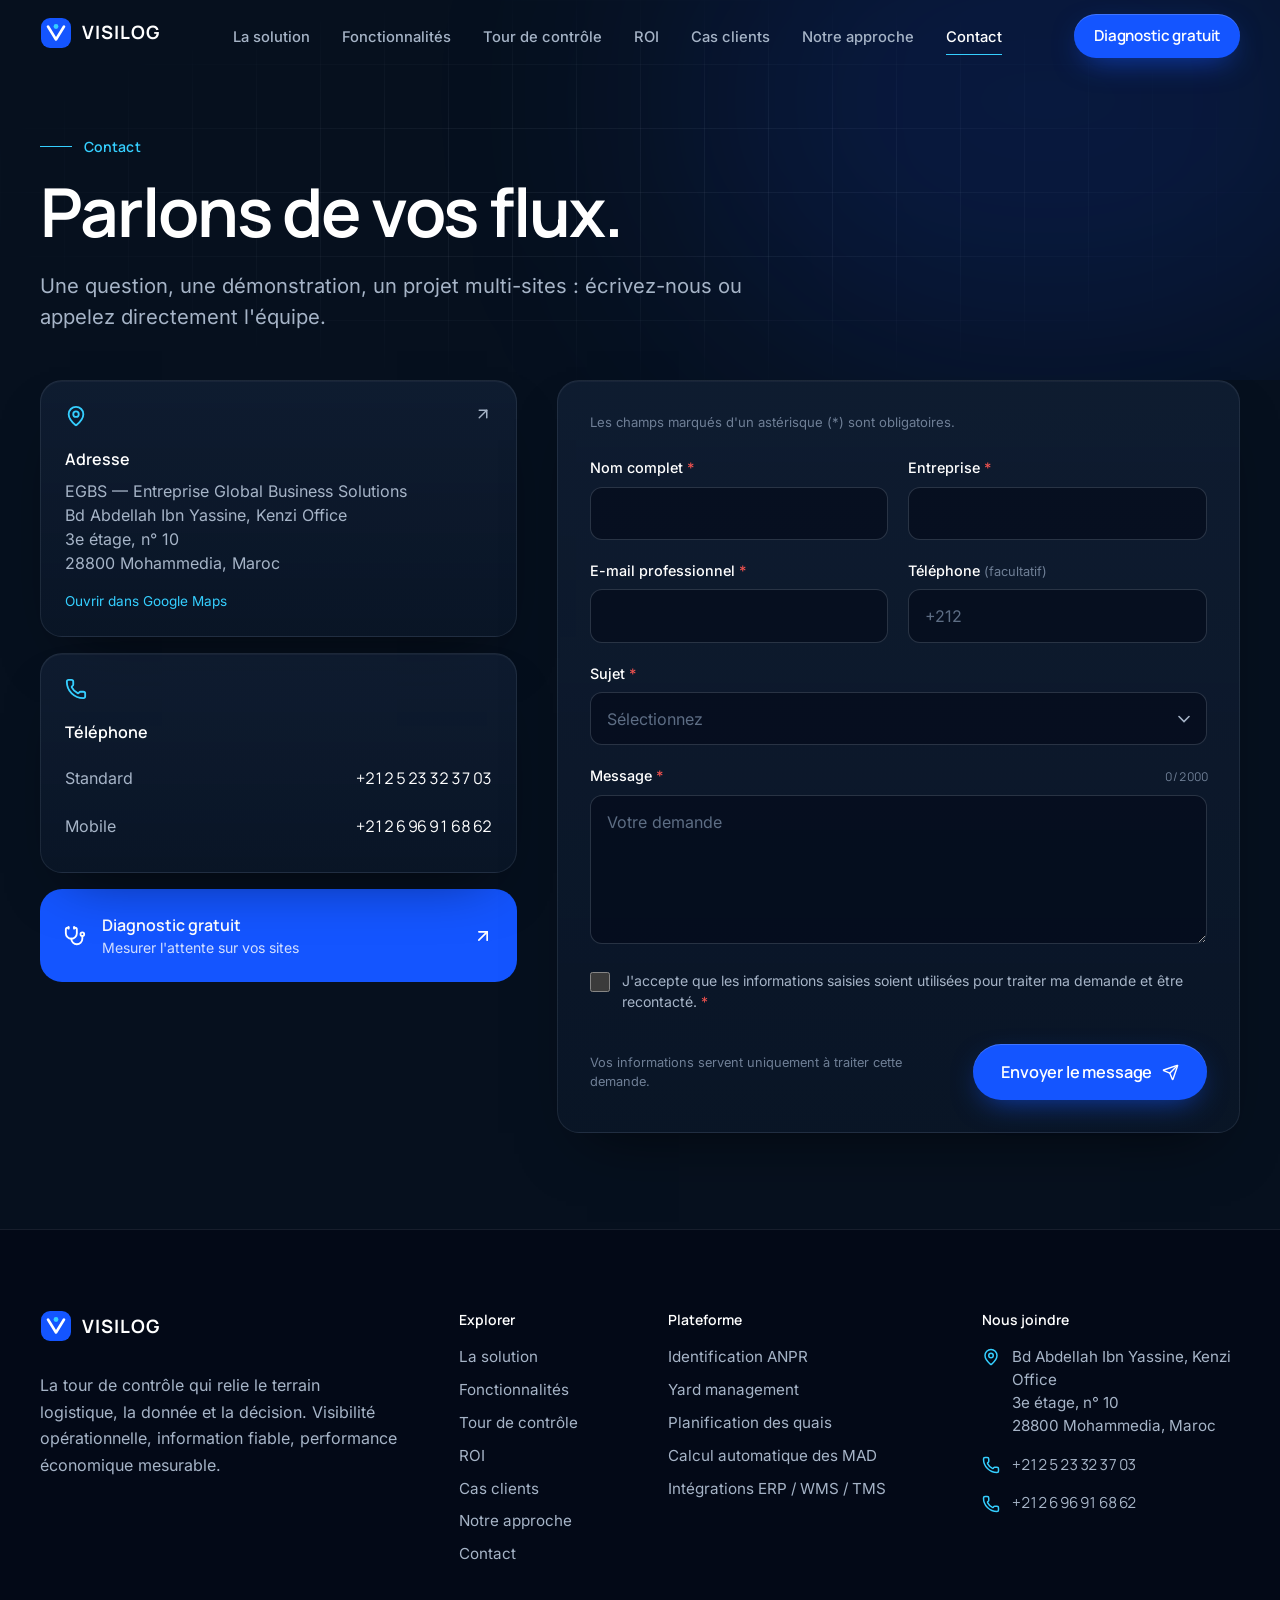
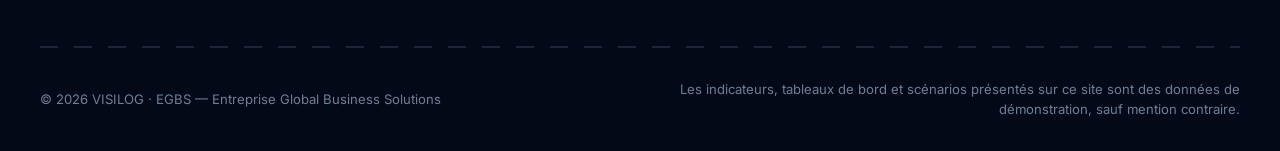
<file: visilog/contact/index.html>
<!DOCTYPE html><html lang="fr"><head><meta charSet="utf-8"/><link rel="preconnect" href="/" crossorigin=""/><meta name="viewport" content="width=device-width, initial-scale=1"/><link rel="stylesheet" href="/visilog/_next/static/chunks/0st1fpw-d7l_j.css" data-precedence="next"/><link rel="preload" as="script" fetchPriority="low" href="/visilog/_next/static/chunks/1ckvzn7sfprko.js"/><script src="/visilog/_next/static/chunks/06ti68t6jhm98.js" async=""></script><script src="/visilog/_next/static/chunks/2nii411saqstq.js" async=""></script><script src="/visilog/_next/static/chunks/0ytkjwk_9bvo_.js" async=""></script><script src="/visilog/_next/static/chunks/2kzd2bib-2ux6.js" async=""></script><script src="/visilog/_next/static/chunks/turbopack-0vmwu-t5w6lcb.js" async=""></script><script src="/visilog/_next/static/chunks/1k4j1_pfcbzim.js" async=""></script><script src="/visilog/_next/static/chunks/1upuvyobbcz5n.js" async=""></script><script src="/visilog/_next/static/chunks/42onvq6nokjl2.js" async=""></script><script src="/visilog/_next/static/chunks/2zqwg4uytkmvd.js" async=""></script><script src="/visilog/_next/static/chunks/2edk9zfbt5eml.js" async=""></script><meta name="theme-color" content="#06101E"/><meta name="color-scheme" content="dark"/><title>Contact · VISILOG</title><meta name="description" content="Contactez l&#x27;équipe VISILOG à Mohammedia : téléphone, adresse et formulaire de contact."/><meta name="application-name" content="VISILOG"/><meta name="keywords" content="tour de contrôle supply chain,yard management,ANPR,suivi GPS camions,temps de mise à disposition,MAD,planification des quais,visibilité transport,logistique Maroc"/><meta name="robots" content="index, follow"/><link rel="canonical" href="https://issamjido1.github.io/visilog/contact/"/><meta property="og:title" content="VISILOG — Votre supply chain sous contrôle, en temps réel"/><meta property="og:description" content="VISILOG est la tour de contrôle supply chain qui rend visibles vos flux physiques : identification ANPR, suivi GPS, yard management, planification des quais et mesure automatique des temps de mise à disposition."/><meta property="og:url" content="https://issamjido1.github.io/visilog/"/><meta property="og:site_name" content="VISILOG"/><meta property="og:locale" content="fr_MA"/><meta property="og:image" content="https://issamjido1.github.io/visilog/opengraph-image?e6baf144f44d5ce7"/><meta property="og:image:type" content="image/png"/><meta property="og:image:width" content="1200"/><meta property="og:image:height" content="630"/><meta property="og:image:alt" content="VISILOG — Votre supply chain. Sous contrôle. En temps réel."/><meta property="og:type" content="website"/><meta name="twitter:card" content="summary_large_image"/><meta name="twitter:title" content="VISILOG — Supply Chain Control Tower"/><meta name="twitter:description" content="VISILOG est la tour de contrôle supply chain qui rend visibles vos flux physiques : identification ANPR, suivi GPS, yard management, planification des quais et mesure automatique des temps de mise à disposition."/><meta name="twitter:image" content="https://issamjido1.github.io/visilog/opengraph-image?e6baf144f44d5ce7"/><meta name="twitter:image:alt" content="VISILOG — Votre supply chain. Sous contrôle. En temps réel."/><meta name="twitter:image:type" content="image/png"/><meta name="twitter:image:width" content="1200"/><meta name="twitter:image:height" content="630"/><link rel="icon" href="/visilog/icon.svg?icon.1_deoazy19fmw.svg" sizes="any" type="image/svg+xml"/><script src="/visilog/_next/static/chunks/0cz1d0mv5g_q7.js" noModule=""></script></head><body class="min-h-dvh overflow-x-clip"><div hidden=""><!--$--><!--/$--></div><a href="#contenu" class="sr-only z-[100] rounded-full bg-white px-4 py-2 text-night focus:not-sr-only focus:fixed focus:left-4 focus:top-4">Aller au contenu</a><header class="fixed inset-x-0 top-0 z-50 transition-[background,border-color,backdrop-filter] duration-500 border-b border-transparent bg-transparent"><div class="shell flex h-[var(--header-h)] items-center justify-between gap-6"><a aria-label="VISILOG — accueil" class="shrink-0 rounded-lg" href="/visilog/"><span class="inline-flex items-center gap-2.5"><svg viewBox="0 0 32 32" class="h-8 w-8" aria-hidden="true"><rect x="1" y="1" width="30" height="30" rx="9" fill="#1455FF"></rect><path d="M8 9.5 16 22.5 24 9.5" fill="none" stroke="#fff" stroke-width="2.6" stroke-linecap="round" stroke-linejoin="round"></path><circle cx="16" cy="9.5" r="2.4" fill="#35CFFF"></circle></svg><span class="font-display text-[1.15rem] font-bold tracking-[0.06em] text-white">VISILOG</span></span></a><nav aria-label="Navigation principale" class="hidden xl:block"><ul class="flex items-center gap-1"><li><a class="relative rounded-full px-3.5 py-2 text-[0.92rem] font-medium transition-colors text-mist hover:text-white" href="/visilog/solution/">La solution</a></li><li><a class="relative rounded-full px-3.5 py-2 text-[0.92rem] font-medium transition-colors text-mist hover:text-white" href="/visilog/fonctionnalites/">Fonctionnalités</a></li><li><a class="relative rounded-full px-3.5 py-2 text-[0.92rem] font-medium transition-colors text-mist hover:text-white" href="/visilog/tour-de-controle/">Tour de contrôle</a></li><li><a class="relative rounded-full px-3.5 py-2 text-[0.92rem] font-medium transition-colors text-mist hover:text-white" href="/visilog/roi/">ROI</a></li><li><a class="relative rounded-full px-3.5 py-2 text-[0.92rem] font-medium transition-colors text-mist hover:text-white" href="/visilog/cas-clients/">Cas clients</a></li><li><a class="relative rounded-full px-3.5 py-2 text-[0.92rem] font-medium transition-colors text-mist hover:text-white" href="/visilog/approche/">Notre approche</a></li><li><a aria-current="page" class="relative rounded-full px-3.5 py-2 text-[0.92rem] font-medium transition-colors text-white" href="/visilog/contact/">Contact<span class="absolute inset-x-3.5 -bottom-[1px] h-px bg-cyan"></span></a></li></ul></nav><div class="flex items-center gap-3"><span class="hidden sm:block"><a class="group relative inline-flex select-none items-center justify-center gap-2.5 whitespace-nowrap rounded-full font-display font-semibold tracking-[-0.01em] transition-[background,color,border-color,box-shadow,transform] duration-300 ease-out-expo disabled:pointer-events-none disabled:opacity-50 bg-royal text-white shadow-[0_10px_30px_-10px_rgba(20,85,255,0.7),inset_0_1px_0_rgba(255,255,255,0.18)] hover:bg-[#2a64ff] hover:shadow-[0_16px_40px_-12px_rgba(20,85,255,0.9),inset_0_1px_0_rgba(255,255,255,0.22)] active:scale-[0.98] h-11 px-5 text-[0.95rem]" href="/visilog/diagnostic/"><span>Diagnostic gratuit</span></a></span><button type="button" aria-expanded="false" aria-controls="menu-mobile" aria-label="Ouvrir le menu" class="inline-flex h-11 w-11 items-center justify-center rounded-full border border-[var(--line-strong)] text-white transition-colors hover:bg-white/5 xl:hidden"><svg xmlns="http://www.w3.org/2000/svg" width="20" height="20" viewBox="0 0 24 24" fill="none" stroke="currentColor" stroke-width="2" stroke-linecap="round" stroke-linejoin="round" class="lucide lucide-menu" aria-hidden="true"><path d="M4 5h16"></path><path d="M4 12h16"></path><path d="M4 19h16"></path></svg></button></div></div></header><main id="contenu"><div class="page-enter"><section class="relative overflow-hidden pb-12 pt-[calc(var(--header-h)+4rem)]"><div class="grid-bg absolute inset-0 opacity-60" aria-hidden="true"></div><div class="absolute -top-40 right-[-10%] h-[520px] w-[720px] rounded-full bg-royal/15 blur-[130px]" aria-hidden="true"></div><div class="shell relative grid gap-12 lg:grid-cols-12 lg:items-end"><div class="lg:col-span-10"><p class="t-kicker mb-5 flex items-center gap-3"><span class="h-px w-8 bg-cyan" aria-hidden="true"></span>Contact</p><h1 class="t-h1">Parlons de vos flux.</h1><p class="t-lead mt-6 max-w-[60ch]">Une question, une démonstration, un projet multi-sites : écrivez-nous ou appelez directement l&#x27;équipe.</p></div></div></section><section class="shell grid gap-10 pb-24 lg:grid-cols-12" aria-label="Coordonnées et formulaire"><aside class="space-y-4 lg:col-span-5"><a href="https://www.google.com/maps/search/?api=1&amp;query=Kenzi+Office+Bd+Abdellah+Ibn+Yassine+Mohammedia" target="_blank" rel="noreferrer" class="group panel block p-6 transition-colors hover:border-[var(--line-strong)]"><div class="flex items-start justify-between"><svg xmlns="http://www.w3.org/2000/svg" width="22" height="22" viewBox="0 0 24 24" fill="none" stroke="currentColor" stroke-width="2" stroke-linecap="round" stroke-linejoin="round" class="lucide lucide-map-pin text-cyan" aria-hidden="true"><path d="M20 10c0 4.993-5.539 10.193-7.399 11.799a1 1 0 0 1-1.202 0C9.539 20.193 4 14.993 4 10a8 8 0 0 1 16 0"></path><circle cx="12" cy="10" r="3"></circle></svg><svg xmlns="http://www.w3.org/2000/svg" width="18" height="18" viewBox="0 0 24 24" fill="none" stroke="currentColor" stroke-width="2" stroke-linecap="round" stroke-linejoin="round" class="lucide lucide-arrow-up-right text-mist group-hover:text-white" aria-hidden="true"><path d="M7 7h10v10"></path><path d="M7 17 17 7"></path></svg></div><h2 class="mt-5 font-display font-semibold">Adresse</h2><address class="mt-2 not-italic text-mist">EGBS — Entreprise Global Business Solutions<span class="block">Bd Abdellah Ibn Yassine, Kenzi Office</span><span class="block">3e étage, n° 10</span><span class="block">28800 Mohammedia, Maroc</span></address><span class="mt-4 inline-block text-[0.85rem] text-cyan">Ouvrir dans Google Maps</span></a><div class="panel p-6"><svg xmlns="http://www.w3.org/2000/svg" width="22" height="22" viewBox="0 0 24 24" fill="none" stroke="currentColor" stroke-width="2" stroke-linecap="round" stroke-linejoin="round" class="lucide lucide-phone text-cyan" aria-hidden="true"><path d="M13.832 16.568a1 1 0 0 0 1.213-.303l.355-.465A2 2 0 0 1 17 15h3a2 2 0 0 1 2 2v3a2 2 0 0 1-2 2A18 18 0 0 1 2 4a2 2 0 0 1 2-2h3a2 2 0 0 1 2 2v3a2 2 0 0 1-.8 1.6l-.468.351a1 1 0 0 0-.292 1.233 14 14 0 0 0 6.392 6.384"></path></svg><h2 class="mt-5 font-display font-semibold">Téléphone</h2><ul class="mt-3 space-y-1"><li><a href="tel:+212523323703" class="flex min-h-11 items-center justify-between rounded-lg text-mist hover:text-white">Standard<span class="t-num text-white">+212 5 23 32 37 03</span></a></li><li><a href="tel:+212696916862" class="flex min-h-11 items-center justify-between rounded-lg text-mist hover:text-white">Mobile<span class="t-num text-white">+212 6 96 91 68 62</span></a></li></ul></div><a class="group flex items-center justify-between gap-4 rounded-[22px] bg-royal p-6 transition-colors hover:bg-[#2a64ff]" href="/visilog/diagnostic/"><span class="flex items-center gap-4"><svg xmlns="http://www.w3.org/2000/svg" width="22" height="22" viewBox="0 0 24 24" fill="none" stroke="currentColor" stroke-width="2" stroke-linecap="round" stroke-linejoin="round" class="lucide lucide-stethoscope" aria-hidden="true"><path d="M11 2v2"></path><path d="M5 2v2"></path><path d="M5 3H4a2 2 0 0 0-2 2v4a6 6 0 0 0 12 0V5a2 2 0 0 0-2-2h-1"></path><path d="M8 15a6 6 0 0 0 12 0v-3"></path><circle cx="20" cy="10" r="2"></circle></svg><span><span class="block font-display font-semibold">Diagnostic gratuit</span><span class="block text-[0.88rem] text-white/80">Mesurer l&#x27;attente sur vos sites</span></span></span><svg xmlns="http://www.w3.org/2000/svg" width="20" height="20" viewBox="0 0 24 24" fill="none" stroke="currentColor" stroke-width="2" stroke-linecap="round" stroke-linejoin="round" class="lucide lucide-arrow-up-right transition-transform group-hover:-translate-y-0.5 group-hover:translate-x-0.5" aria-hidden="true"><path d="M7 7h10v10"></path><path d="M7 17 17 7"></path></svg></a></aside><div class="lg:col-span-7"><form noValidate="" class="panel p-5 sm:p-8" aria-describedby="_R_19bsnlb_-req"><p id="_R_19bsnlb_-req" class="mb-6 text-[0.82rem] text-fog">Les champs marqués d&#x27;un astérisque (*) sont obligatoires.</p><div class="grid gap-5 sm:grid-cols-2"><div><div class="mb-2 flex items-baseline justify-between"><label for="_R_19bsnlb_-nom" class="text-[0.9rem] font-medium text-white">Nom complet<!-- --> <span class="text-crit">*</span></label></div><input id="_R_19bsnlb_-nom" autoComplete="name" class="field" name="nom" value=""/></div><div><div class="mb-2 flex items-baseline justify-between"><label for="_R_19bsnlb_-entreprise" class="text-[0.9rem] font-medium text-white">Entreprise<!-- --> <span class="text-crit">*</span></label></div><input id="_R_19bsnlb_-entreprise" autoComplete="organization" class="field" name="entreprise" value=""/></div><div><div class="mb-2 flex items-baseline justify-between"><label for="_R_19bsnlb_-email" class="text-[0.9rem] font-medium text-white">E-mail professionnel<!-- --> <span class="text-crit">*</span></label></div><input id="_R_19bsnlb_-email" type="email" autoComplete="email" inputMode="email" class="field" name="email" value=""/></div><div><div class="mb-2 flex items-baseline justify-between"><label for="_R_19bsnlb_-telephone" class="text-[0.9rem] font-medium text-white">Téléphone<!-- --> <span class="text-[0.8rem] font-normal text-fog">(facultatif)</span></label></div><input id="_R_19bsnlb_-telephone" type="tel" autoComplete="tel" inputMode="tel" placeholder="+212" class="field" name="telephone" value=""/></div><div class="sm:col-span-2"><div><div class="mb-2 flex items-baseline justify-between"><label for="_R_19bsnlb_-sujet" class="text-[0.9rem] font-medium text-white">Sujet<!-- --> <span class="text-crit">*</span></label></div><select id="_R_19bsnlb_-sujet" name="sujet" class="field text-[#5d6d84]"><option value="" disabled="" selected="">Sélectionnez</option><option value="Demande d&#x27;information" class="text-white">Demande d&#x27;information</option><option value="Démonstration" class="text-white">Démonstration</option><option value="Partenariat" class="text-white">Partenariat</option><option value="Autre" class="text-white">Autre</option></select></div></div><div class="sm:col-span-2"><div><div class="mb-2 flex items-baseline justify-between"><label for="_R_19bsnlb_-message" class="text-[0.9rem] font-medium text-white">Message<!-- --> <span class="text-crit">*</span></label><span class="t-num text-[0.75rem] text-fog">0 / 2 000</span></div><textarea id="_R_19bsnlb_-message" name="message" rows="5" class="field resize-y" placeholder="Votre demande"></textarea></div></div><div class="absolute -left-[9999px]" aria-hidden="true"><label for="_R_19bsnlb_-website">Site web</label><input id="_R_19bsnlb_-website" tabindex="-1" autoComplete="off" name="website" value=""/></div><div class="sm:col-span-2"><label for="_R_19bsnlb_-consent" class="flex cursor-pointer items-start gap-3 text-[0.88rem] text-mist"><input id="_R_19bsnlb_-consent" type="checkbox" class="mt-0.5 h-5 w-5 shrink-0 accent-[#1455ff]" name="consent"/><span>J&#x27;accepte que les informations saisies soient utilisées pour traiter ma demande et être recontacté. <!-- --> <span class="text-crit">*</span></span></label></div></div><div class="mt-8 flex flex-col-reverse items-start gap-4 sm:flex-row sm:items-center sm:justify-between"><p class="text-[0.8rem] text-fog">Vos informations servent uniquement à traiter cette demande.</p><button class="group relative inline-flex select-none items-center justify-center gap-2.5 whitespace-nowrap rounded-full font-display font-semibold tracking-[-0.01em] transition-[background,color,border-color,box-shadow,transform] duration-300 ease-out-expo disabled:pointer-events-none disabled:opacity-50 bg-royal text-white shadow-[0_10px_30px_-10px_rgba(20,85,255,0.7),inset_0_1px_0_rgba(255,255,255,0.18)] hover:bg-[#2a64ff] hover:shadow-[0_16px_40px_-12px_rgba(20,85,255,0.9),inset_0_1px_0_rgba(255,255,255,0.22)] active:scale-[0.98] h-14 px-7 text-[1.02rem]" type="submit" aria-busy="false"><span>Envoyer le message</span><span class="transition-transform duration-300 ease-out-expo group-hover:translate-x-0.5" aria-hidden="true"><svg xmlns="http://www.w3.org/2000/svg" width="17" height="17" viewBox="0 0 24 24" fill="none" stroke="currentColor" stroke-width="2" stroke-linecap="round" stroke-linejoin="round" class="lucide lucide-send" aria-hidden="true"><path d="M14.536 21.686a.5.5 0 0 0 .937-.024l6.5-19a.496.496 0 0 0-.635-.635l-19 6.5a.5.5 0 0 0-.024.937l7.93 3.18a2 2 0 0 1 1.112 1.11z"></path><path d="m21.854 2.147-10.94 10.939"></path></svg></span></button></div></form></div></section><!--$--><!--/$--></div></main><footer class="relative border-t border-[var(--line)] bg-abyss"><div class="shell grid gap-14 py-20 md:grid-cols-12"><div class="md:col-span-4"><span class="inline-flex items-center gap-2.5"><svg viewBox="0 0 32 32" class="h-8 w-8" aria-hidden="true"><rect x="1" y="1" width="30" height="30" rx="9" fill="#1455FF"></rect><path d="M8 9.5 16 22.5 24 9.5" fill="none" stroke="#fff" stroke-width="2.6" stroke-linecap="round" stroke-linejoin="round"></path><circle cx="16" cy="9.5" r="2.4" fill="#35CFFF"></circle></svg><span class="font-display text-[1.15rem] font-bold tracking-[0.06em] text-white">VISILOG</span></span><p class="t-body mt-6 max-w-sm">La tour de contrôle qui relie le terrain logistique, la donnée et la décision. Visibilité opérationnelle, information fiable, performance économique mesurable.</p></div><nav aria-label="Pages" class="md:col-span-2"><h2 class="mb-4 font-display text-sm font-semibold text-white">Explorer</h2><ul class="space-y-2.5 text-[0.95rem] text-mist"><li><a class="hover:text-white" href="/visilog/solution/">La solution</a></li><li><a class="hover:text-white" href="/visilog/fonctionnalites/">Fonctionnalités</a></li><li><a class="hover:text-white" href="/visilog/tour-de-controle/">Tour de contrôle</a></li><li><a class="hover:text-white" href="/visilog/roi/">ROI</a></li><li><a class="hover:text-white" href="/visilog/cas-clients/">Cas clients</a></li><li><a class="hover:text-white" href="/visilog/approche/">Notre approche</a></li><li><a class="hover:text-white" href="/visilog/contact/">Contact</a></li></ul></nav><nav aria-label="Plateforme" class="md:col-span-3"><h2 class="mb-4 font-display text-sm font-semibold text-white">Plateforme</h2><ul class="space-y-2.5 text-[0.95rem] text-mist"><li><a class="hover:text-white" href="/visilog/fonctionnalites/#anpr">Identification ANPR</a></li><li><a class="hover:text-white" href="/visilog/fonctionnalites/#yard">Yard management</a></li><li><a class="hover:text-white" href="/visilog/fonctionnalites/#quais">Planification des quais</a></li><li><a class="hover:text-white" href="/visilog/fonctionnalites/#mad">Calcul automatique des MAD</a></li><li><a class="hover:text-white" href="/visilog/fonctionnalites/#integrations">Intégrations ERP / WMS / TMS</a></li></ul></nav><div class="md:col-span-3"><h2 class="mb-4 font-display text-sm font-semibold text-white">Nous joindre</h2><address class="space-y-4 text-[0.95rem] not-italic text-mist"><a href="https://www.google.com/maps/search/?api=1&amp;query=Kenzi+Office+Bd+Abdellah+Ibn+Yassine+Mohammedia" target="_blank" rel="noreferrer" class="flex gap-3 hover:text-white"><svg xmlns="http://www.w3.org/2000/svg" width="18" height="18" viewBox="0 0 24 24" fill="none" stroke="currentColor" stroke-width="2" stroke-linecap="round" stroke-linejoin="round" class="lucide lucide-map-pin mt-0.5 shrink-0 text-cyan" aria-hidden="true"><path d="M20 10c0 4.993-5.539 10.193-7.399 11.799a1 1 0 0 1-1.202 0C9.539 20.193 4 14.993 4 10a8 8 0 0 1 16 0"></path><circle cx="12" cy="10" r="3"></circle></svg><span><span class="block">Bd Abdellah Ibn Yassine, Kenzi Office</span><span class="block">3e étage, n° 10</span><span class="block">28800 Mohammedia, Maroc</span></span></a><a href="tel:+212523323703" class="flex items-center gap-3 hover:text-white"><svg xmlns="http://www.w3.org/2000/svg" width="18" height="18" viewBox="0 0 24 24" fill="none" stroke="currentColor" stroke-width="2" stroke-linecap="round" stroke-linejoin="round" class="lucide lucide-phone shrink-0 text-cyan" aria-hidden="true"><path d="M13.832 16.568a1 1 0 0 0 1.213-.303l.355-.465A2 2 0 0 1 17 15h3a2 2 0 0 1 2 2v3a2 2 0 0 1-2 2A18 18 0 0 1 2 4a2 2 0 0 1 2-2h3a2 2 0 0 1 2 2v3a2 2 0 0 1-.8 1.6l-.468.351a1 1 0 0 0-.292 1.233 14 14 0 0 0 6.392 6.384"></path></svg><span class="t-num">+212 5 23 32 37 03</span></a><a href="tel:+212696916862" class="flex items-center gap-3 hover:text-white"><svg xmlns="http://www.w3.org/2000/svg" width="18" height="18" viewBox="0 0 24 24" fill="none" stroke="currentColor" stroke-width="2" stroke-linecap="round" stroke-linejoin="round" class="lucide lucide-phone shrink-0 text-cyan" aria-hidden="true"><path d="M13.832 16.568a1 1 0 0 0 1.213-.303l.355-.465A2 2 0 0 1 17 15h3a2 2 0 0 1 2 2v3a2 2 0 0 1-2 2A18 18 0 0 1 2 4a2 2 0 0 1 2-2h3a2 2 0 0 1 2 2v3a2 2 0 0 1-.8 1.6l-.468.351a1 1 0 0 0-.292 1.233 14 14 0 0 0 6.392 6.384"></path></svg><span class="t-num">+212 6 96 91 68 62</span></a></address></div></div><div class="shell"><div class="lane opacity-60" aria-hidden="true"></div></div><div class="shell flex flex-col gap-3 py-8 text-[0.82rem] text-fog md:flex-row md:items-center md:justify-between"><p>© <!-- -->2026<!-- --> VISILOG · <!-- -->EGBS — Entreprise Global Business Solutions</p><p class="max-w-xl md:text-right">Les indicateurs, tableaux de bord et scénarios présentés sur ce site sont des données de démonstration, sauf mention contraire.</p></div></footer><script type="application/ld+json">{"@context":"https://schema.org","@type":"SoftwareApplication","name":"VISILOG","applicationCategory":"BusinessApplication","operatingSystem":"Web","description":"VISILOG est la tour de contrôle supply chain qui rend visibles vos flux physiques : identification ANPR, suivi GPS, yard management, planification des quais et mesure automatique des temps de mise à disposition.","inLanguage":"fr","publisher":{"@type":"Organization","name":"EGBS","address":{"@type":"PostalAddress","addressLocality":"Mohammedia","addressCountry":"MA"}}}</script><script id="_R_">(globalThis["TURBOPACK"] || (globalThis["TURBOPACK"] = [])).push({"otherChunks":["static/chunks/1ckvzn7sfprko.js","static/chunks/06ti68t6jhm98.js","static/chunks/2nii411saqstq.js","static/chunks/0ytkjwk_9bvo_.js","static/chunks/2kzd2bib-2ux6.js"],"runtimeModuleIds":[94553]});</script><script src="/visilog/_next/static/chunks/1ckvzn7sfprko.js" async=""></script><script>(self.__next_f=self.__next_f||[]).push([0])</script><script>self.__next_f.push([1,"1:\"$Sreact.fragment\"\n2:\"/visilog/_next/static/chunks/1k4j1_pfcbzim.js\"\n3:\"/visilog/_next/static/chunks/1upuvyobbcz5n.js\"\n4:I[93983,[\"$2\",\"$3\"],\"Header\"]\n5:\"/visilog/_next/static/chunks/42onvq6nokjl2.js\"\n6:I[39756,[\"$5\"],\"default\"]\n7:\"/visilog/_next/static/chunks/2zqwg4uytkmvd.js\"\n8:I[8821,[\"$2\",\"$3\",\"$7\"],\"default\"]\n9:I[37457,[\"$5\"],\"default\"]\na:I[76525,[\"$2\",\"$3\"],\"ButtonLink\"]\nb:\"/visilog/_next/static/chunks/2edk9zfbt5eml.js\"\nc:I[5014,[\"$2\",\"$3\",\"$b\"],\"default\"]\nd:I[22016,[\"$2\",\"$3\",\"$b\"],\"\"]\n1d:I[68027,[\"$2\",\"$3\"],\"default\",1]\n:HL[\"/visilog/_next/static/chunks/0st1fpw-d7l_j.css\",\"style\"]\n:HC[\"/\",\"\"]\n19:X\n1a:[[\"children\",{\"s\":\"__PAGE__\",\"h\":512,\"d\":{\"r\":\"$L1b\",\"p\":false,\"v\":null}}]]\n17:[[\"children\",{\"s\":\"contact\",\"h\":512,\"d\":{\"r\":\"$L18\",\"p\":false,\"v\":\"$19\"},\"c\":\"$Q1a\"}]]\n0:{\"P\":null,\"c\":[\"\",\"contact\",\"\"],\"q\":\"\",\"i\":false,\"t\":{\"t\":{\"s\":\"\",\"h\":528,\"d\":{\"r\":[\"$\",\"$1\",\"c\",{\"children\":[[[\"$\",\"link\",\"0\",{\"rel\":\"stylesheet\",\"href\":\"/visilog/_next/static/chunks/0st1fpw-d7l_j.css\",\"precedence\":\"next\",\"crossOrigin\":\"$undefined\",\"nonce\":\"$undefined\"}],[\"$\",\"script\",\"script-0\",{\"src\":\"/visilog/_next/static/chunks/1k4j1_pfcbzim.js\",\"async\":true,\"nonce\":\"$undefined\"}],[\"$\",\"script\",\"script-1\",{\"src\":\"/visilog/_next/static/chunks/1upuvyobbcz5n.js\",\"async\":true,\"nonce\":\"$undefined\"}]],[\"$\",\"html\",null,{\"lang\":\"fr\",\"children\":[\"$\",\"body\",null,{\"className\":\"min-h-dvh overflow-x-clip\",\"children\":[[\"$\",\"$L4\",null,{}],[\"$\",\"main\",null,{\"id\":\"contenu\",\"children\":[\"$\",\"$L6\",null,{\"parallelRouterKey\":\"children\",\"error\":\"$8\",\"errorStyles\":[],\"errorScripts\":[[\"$\",\"script\",\"script-0\",{\"src\":\"/visilog/_next/static/chunks/2zqwg4uytkmvd.js\",\"async\":true,\"nonce\":\"$undefined\"}]],\"template\":[\"$\",\"div\",null,{\"className\":\"page-enter\",\"children\":[\"$\",\"$L9\",null,{}]}],\"templateStyles\":[],\"templateScripts\":null,\"notFound\":[[\"$\",\"section\",null,{\"className\":\"relative flex min-h-[80svh] items-center overflow-hidden pt-[var(--header-h)]\",\"children\":[[\"$\",\"div\",null,{\"className\":\"grid-bg absolute inset-0 opacity-60\",\"aria-hidden\":true}],[\"$\",\"div\",null,{\"className\":\"shell relative\",\"children\":[[\"$\",\"p\",null,{\"className\":\"t-num text-[0.9rem] text-cyan\",\"children\":\"Erreur 404 · Quai introuvable\"}],[\"$\",\"h1\",null,{\"className\":\"t-h1 mt-4 max-w-3xl\",\"children\":\"Ce camion s'est trompé de quai.\"}],[\"$\",\"p\",null,{\"className\":\"t-lead mt-6 max-w-xl\",\"children\":\"La page demandée n'existe pas ou a été déplacée. Reprenez depuis l'accueil ou ouvrez la démonstration.\"}],[\"$\",\"div\",null,{\"className\":\"mt-9 flex flex-col gap-3 sm:flex-row\",\"children\":[[\"$\",\"$La\",null,{\"href\":\"/\",\"icon\":[\"$\",\"$Lc\",null,{\"ref\":\"$undefined\",\"icon\":{\"name\":\"arrow-right\",\"size\":24,\"node\":[[\"path\",{\"d\":\"M5 12h14\",\"key\":\"1ays0h\"}],[\"path\",{\"d\":\"m12 5 7 7-7 7\",\"key\":\"xquz4c\"}]]},\"className\":\"$undefined\",\"size\":16}],\"children\":\"Retour à l'accueil\"}],[\"$\",\"$La\",null,{\"href\":\"/tour-de-controle\",\"variant\":\"secondary\",\"children\":\"Ouvrir la tour de contrôle\"}]]}]]}]]}],[]],\"forbidden\":\"$undefined\",\"unauthorized\":\"$undefined\"}]}],[\"$\",\"footer\",null,{\"className\":\"relative border-t border-[var(--line)] bg-abyss\",\"children\":[[\"$\",\"div\",null,{\"className\":\"shell grid gap-14 py-20 md:grid-cols-12\",\"children\":[[\"$\",\"div\",null,{\"className\":\"md:col-span-4\",\"children\":[[\"$\",\"span\",null,{\"className\":\"inline-flex items-center gap-2.5\",\"children\":[[\"$\",\"svg\",null,{\"viewBox\":\"0 0 32 32\",\"className\":\"h-8 w-8\",\"aria-hidden\":true,\"children\":[[\"$\",\"rect\",null,{\"x\":\"1\",\"y\":\"1\",\"width\":\"30\",\"height\":\"30\",\"rx\":\"9\",\"fill\":\"#1455FF\"}],[\"$\",\"path\",null,{\"d\":\"M8 9.5 16 22.5 24 9.5\",\"fill\":\"none\",\"stroke\":\"#fff\",\"strokeWidth\":\"2.6\",\"strokeLinecap\":\"round\",\"strokeLinejoin\":\"round\"}],[\"$\",\"circle\",null,{\"cx\":\"16\",\"cy\":\"9.5\",\"r\":\"2.4\",\"fill\":\"#35CFFF\"}]]}],[\"$\",\"span\",null,{\"className\":\"font-display text-[1.15rem] font-bold tracking-[0.06em] text-white\",\"children\":\"VISILOG\"}]]}],[\"$\",\"p\",null,{\"className\":\"t-body mt-6 max-w-sm\",\"children\":\"La tour de contrôle qui relie le terrain logistique, la donnée et la décision. Visibilité opérationnelle, information fiable, performance économique mesurable.\"}]]}],[\"$\",\"nav\",null,{\"aria-label\":\"Pages\",\"className\":\"md:col-span-2\",\"children\":[[\"$\",\"h2\",null,{\"className\":\"mb-4 font-display text-sm font-semibold text-white\",\"children\":\"Explorer\"}],[\"$\",\"ul\",null,{\"className\":\"space-y-2.5 text-[0.95rem] text-mist\",\"children\":[[\"$\",\"li\",\"/solution\",{\"children\":[\"$\",\"$Ld\",null,{\"href\":\"/solution\",\"className\":\"hover:text-white\",\"children\":\"La solution\"}]}],[\"$\",\"li\",\"/fonctionnalites\",{\"children\":[\"$\",\"$Ld\",null,{\"href\":\"/fonctionnalites\",\"className\":\"hover:text-white\",\"children\":\"Fonctionnalités\"}]}],[\"$\",\"li\",\"/tour-de-controle\",{\"children\":[\"$\",\"$Ld\",null,{\"href\":\"/tour-de-controle\",\"className\":\"hover:text-white\",\"children\":\"Tour de contrôle\"}]}],[\"$\",\"li\",\"/roi\",{\"children\":[\"$\",\"$Ld\",null,{\"href\":\"/roi\",\"className\":\"hover:text-white\",\"children\":\"ROI\"}]}],[\"$\",\"li\",\"/cas-clients\",{\"children\":[\"$\",\"$Ld\",null,{\"href\":\"/cas-clients\",\"className\":\"hover:text-white\",\"children\":\"Cas clients\"}]}],[\"$\",\"li\",\"/approche\",{\"children\":[\"$\",\"$Ld\",null,{\"href\":\"/approche\",\"className\":\"hover:text-white\",\"children\":\"Notre approche\"}]}],[\"$\",\"li\",\"/contact\",{\"children\":[\"$\",\"$Ld\",null,{\"href\":\"/contact\",\"className\":\"hover:text-white\",\"children\":\"Contact\"}]}]]}]]}],[\"$\",\"nav\",null,{\"aria-label\":\"Plateforme\",\"className\":\"md:col-span-3\",\"children\":[[\"$\",\"h2\",null,{\"className\":\"mb-4 font-display text-sm font-semibold text-white\",\"children\":\"Plateforme\"}],[\"$\",\"ul\",null,{\"className\":\"space-y-2.5 text-[0.95rem] text-mist\",\"children\":[\"$Le\",\"$Lf\",\"$L10\",\"$L11\",\"$L12\"]}]]}],\"$L13\"]}],\"$L14\",\"$L15\"]}],\"$L16\"]}]}]]}],\"p\":false,\"v\":null},\"c\":\"$Q17\"},\"h\":{\"r\":\"$L1c\",\"p\":false,\"v\":null}},\"m\":\"$undefined\",\"G\":[\"$1d\",[\"$L1e\"]],\"S\":true,\"r\":\"$undefined\",\"s\":\"$undefined\",\"a\":\"$undefined\",\"l\":\"$undefined\",\"p\":\"$undefined\",\"d\":\"$undefined\",\"b\":\"T9D29Jizh-L_TClEpcK9y\"}\n22:\"ViewportBoundary\"\n23:I[97367,[\"$5\"],\"$22\"]\n25:\"MetadataBoundary\"\n26:I[97367,[\"$5\"],\"$25\"]\n27:\"$Sreact.suspense\"\ne:[\"$\",\"li\",\"/fonctionnalites#anpr\",{\"children\":[\"$\",\"$Ld\",null,{\"href\":\"/fonctionnalites#anpr\",\"className\":\"hover:text-white\",\"children\":\"Identification ANPR\"}]}]\nf:[\"$\",\"li\",\"/fonctionnalites#yard\",{\"children\":[\"$\",\"$Ld\",null,{\"href\":\"/fonctionnalites#yard\",\"className\":\"hover:text-white\",\"children\":\"Yard management\"}]}]\n10:[\"$\",\"li\",\"/fonctionnalites#quais\",{\"children\":[\"$\",\"$Ld\",null,{\"href\":\"/fonctionnalites#quais\",\"className\":\"hover:text-white\",\"children\":\"Planification des quais\"}]}]\n11:[\"$\",\"li\",\"/fonctionnalites#mad\",{\"children\":[\"$\",\"$Ld\",null,{\"href\":\"/fonctionnalites#mad\",\"className\":\"hover:text-white\",\"children\":\"Calcul automatique des MAD\"}]}]\n12:[\"$\",\"li\",\"/fonctionnalites#integrations\",{\"children\":[\"$\",\"$Ld\",null,{\"href\":\"/fonctionnalites#integrations\",\"className\":\"hover:text-white\",\"children\":\"Intégrations ERP / WMS / TMS\"}]}]\n13:[\"$\",\"div\",null,{\"className\":\"md:col-span-3\",\"children\":[[\"$\",\"h2\",null,{\"className\":\"mb-4 font-display text-sm font-semibold text-white\",\"children\":\"Nous joindre\"}],[\"$\",\"address\",null,{\"className\":\"space-y-4 text-[0.95rem] not-italic text-mist\",\"children\":[[\"$\",\"a\",null,{\"href\":\"https://www.google.com/maps/search/?api=1\u0026query=Kenzi+Office+Bd+Abdellah+Ibn+Yassine+Mohammedia\",\"target\":\"_blank\",\"rel\":\"noreferrer\",\"className\":\"flex gap-3 hover:text-white\",\"children\":[[\"$\",\"$Lc\",null,{\"ref\":\"$undefined\",\"icon\":{\"name\":\"map-pin\",\"size\":24,\"node\":[[\"path\",{\"d\":\"M20 10c0 4.993-5.539 10.193-7.399 11.799a1 1 0 0 1-1.202 0C9.539 20.193 4 14.993 4 10a8 8 0 0 1 16 0\",\"key\":\"1r0f0z\"}],[\"circle\",{\"cx\":\"12\",\"cy\":\"10\",\"r\":\"3\",\"key\":\"ilqhr7\"}]]},\"className\":\"mt-0.5 shrink-0 text-cyan\",\"size\":18,\"aria-hidden\":true}],[\"$\",\"span\",null,{\"children\":[[\"$\",\"span\",\"Bd Abdellah Ibn Yassine, Kenzi Office\",{\"className\":\"block\",\"children\":\"Bd Abdellah Ibn Yassine, Kenzi Office\"}],[\"$\",\"span\",\"3e étage, n° 10\",{\"className\":\"block\",\"children\":\"3e étage, n° 10\"}],[\"$\",\"span\",\"28800 Mohammedia, Maroc\",{\"className\":\"block\",\"children\":\"28800 Mohammedia, Maroc\"}]]}]]}],[[\"$\",\"a\",\"tel:+212523323703\",{\"href\":\"tel:+212523323703\",\"className\":\"flex items-center gap-3 hover:text-white\",\"children\":[[\"$\",\"$Lc\",null,{\"ref\":\"$undefined\",\"icon\":{\"name\":\"phone\",\"size\":24,\"node\":[[\"path\",{\"d\":\"M13.832 16.568a1 1 0 0 0 1.213-.303l.355-.465A2 2 0 0 1 17 15h3a2 2 0 0 1 2 2v3a2 2 0 0 1-2 2A18 18 0 0 1 2 4a2 2 0 0 1 2-2h3a2 2 0 0 1 2 2v3a2 2 0 0 1-.8 1.6l-.468.351a1 1 0 0 0-.292 1.233 14 14 0 0 0 6.392 6.384\",\"key\":\"9njp5v\"}]]},\"className\":\"shrink-0 text-cyan\",\"size\":18,\"aria-hidden\":true}],[\"$\",\"span\",null,{\"className\":\"t-num\",\"children\":\"+212 5 23 32 37 03\"}]]}],[\"$\",\"a\",\"tel:+212696916862\",{\"href\":\"tel:+212696916862\",\"className\":\"flex items-center gap-3 hover:text-white\",\"children\":[[\"$\",\"$Lc\",null,{\"ref\":\"$undefined\",\"icon\":\"$13:props:children:1:props:children:1:0:props:children:0:props:icon\",\"className\":\"shrink-0 text-cyan\",\"size\":18,\"aria-hidden\":true}],[\"$\",\"span\",null,{\"className\":\"t-num\",\"children\":\"+212 6 96 91 68 62\"}]]}]]]}]]}]\n14:[\"$\",\"div\",null,{\"className\":\"shell\",\"children\":[\"$\",\"div\",null,{\"className\":\"lane opacity-60\",\"aria-hidden\":true}]}]\n15:[\"$\",\"div\",null,{\"className\":\"shell flex flex-col gap-3 py-8 text-[0.82rem] text-fog md:flex-row md:items-center md:justify-between\",\"children\":[[\"$\",\"p\",null,{\"children\":[\"© \",2026,\" VISILOG · \",\"EGBS — Entreprise Global Business Solutions\"]}],[\"$\",\"p\",null,{\"className\":\"max-w-xl md:text-right\",\"children\":\"Les indicateurs, tableaux de bord et scénarios présentés sur ce site sont des données de démonstration, sauf mention contraire.\"}]]}]\n16:[\"$\",\"script\",null,{\"type\":\"application/ld+json\",\"dangerouslySetInnerHTML\":{\"__html\":\"{\\\"@context\\\":\\\"https://schema.org\\\",\\\"@type\\\":\\\"SoftwareApplication\\\",\\\"name\\\":\\\"VISILOG\\\",\\\"applicationCategory\\\":\\\"BusinessApplication\\\",\\\"operatingSystem\\\":\\\"Web\\\",\\\"description\\\":\\\"VISILOG est la tour de contrôle supply chain qui rend visibles vos flux physiques : identification ANPR, suivi GPS, yard management, planification des quais et mesure automatique des temps de mise à disposition.\\\",\\\"inLanguage\\\":\\\"fr\\\",\\\"publisher\\\":{\\\"@type\\\":\\\"Organization\\\",\\\"name\\\":\\\"EGBS\\\",\\\"address\\\":{\\\"@type\\\":\\\"PostalAddress\\\",\\\"addressLocality\\\":\\\"Mohammedia\\\",\\\"addressCountry\\\":\\\"MA\\\"}}}\"}}]\n18:[\"$\",\"$1\",\"c\",{\"children\":[null,[\"$\",\"$L6\",null,{\"parallelRouterKey\":\"children\",\"error\":\"$undefined\",\"errorStyles\":\"$undefined\",\"errorScripts\":\"$undefined\",\"template\":[\"$\",\"$L9\",null,{}],\"templateStyles\":\"$undefined\",\"templateScripts\":\"$undefined\",\"notFound\":\"$undefined\",\"forbidden\":\"$undefined\",\"unauthorized\":\"$undefined\"}]]}]\n1b:[\"$\",\"$1\",\"c\",{\"children\":[[[\"$\",\"section\",null,{\"className\":\"relative overflow-hidden pb-12 pt-[calc(var(--header-h)+4rem)]\",\"children\":[[\"$\",\"div\",null,{\"className\":\"grid-bg absolute inset-0 opacity-60\",\"aria-hidden\":true}],[\"$\",\"div\",null,{\"className\":\"absolute -top-40 right-[-10%] h-[520px] w-[720px] rounded-full bg-royal/15 blur-[130px]\",\"aria-hidden\":true}],[\"$\",\"div\",null,{\"className\":\"shell relative grid gap-12 lg:grid-cols-12 lg:items-end\",\"children\":[[\"$\",\"div\",null,{\"className\":\"lg:col-span-10\",\"children\":[[\"$\",\"p\",null,{\"className\":\"t-kicker mb-5 flex items-center gap-3\",\"children\":[[\"$\",\"span\",null,{\"className\":\"h-px w-8 bg-cyan\",\"aria-hidden\":true}],\"Contact\"]}],[\"$\",\"h1\",null,{\"className\":\"t-h1\",\"children\":\"Parlons de vos flux.\"}],[\"$\",\"p\",null,{\"className\":\"t-lead mt-6 max-w-[60ch]\",\"children\":\"Une question, une démonstration, un projet multi-sites : écrivez-nous ou appelez directement l'équipe.\"}],null]}],null]}]]}],[\"$\",\"section\",null,{\"className\":\"shell grid gap-10 pb-24 lg:grid-cols-12\",\"aria-label\":\"Coordonnées et formulaire\",\"children\":[[\"$\",\"aside\",null,{\"className\":\"space-y-4 lg:col-span-5\",\"children\":[[\"$\",\"a\",null,{\"href\":\"https://www.google.com/maps/search/?api=1\u0026query=Kenzi+Office+Bd+Abdellah+Ibn+Yassine+Mohammedia\",\"target\":\"_blank\",\"rel\":\"noreferrer\",\"className\":\"group panel block p-6 transition-colors hover:border-[var(--line-strong)]\",\"children\":[[\"$\",\"div\",null,{\"className\":\"flex items-start justify-between\",\"children\":[[\"$\",\"$Lc\",null,{\"ref\":\"$undefined\",\"icon\":\"$13:props:children:1:props:children:0:props:children:0:props:icon\",\"className\":\"text-cyan\",\"size\":22,\"aria-hidden\":true}],[\"$\",\"$Lc\",null,{\"ref\":\"$undefined\",\"icon\":{\"name\":\"arrow-up-right\",\"size\":24,\"node\":[[\"path\",{\"d\":\"M7 7h10v10\",\"key\":\"1tivn9\"}],[\"path\",{\"d\":\"M7 17 17 7\",\"key\":\"1vkiza\"}]]},\"className\":\"text-mist group-hover:text-white\",\"size\":18,\"aria-hidden\":true}]]}],[\"$\",\"h2\",null,{\"className\":\"mt-5 font-display font-semibold\",\"children\":\"Adresse\"}],[\"$\",\"address\",null,{\"className\":\"mt-2 not-italic text-mist\",\"children\":[\"EGBS — Entreprise Global Business Solutions\",[[\"$\",\"span\",\"Bd Abdellah Ibn Yassine, Kenzi Office\",{\"className\":\"block\",\"children\":\"Bd Abdellah Ibn Yassine, Kenzi Office\"}],[\"$\",\"span\",\"3e étage, n° 10\",{\"className\":\"block\",\"children\":\"3e étage, n° 10\"}],[\"$\",\"span\",\"28800 Mohammedia, Maroc\",{\"className\":\"block\",\"children\":\"28800 Mohammedia, Maroc\"}]]]}],[\"$\",\"span\",null,{\"className\":\"mt-4 inline-block text-[0.85rem] text-cyan\",\"children\":\"Ouvrir dans Google Maps\"}]]}],[\"$\",\"div\",null,{\"className\":\"panel p-6\",\"children\":[[\"$\",\"$Lc\",null,{\"ref\":\"$undefined\",\"icon\":\"$13:props:children:1:props:children:1:0:props:children:0:props:icon\",\"className\":\"text-cyan\",\"size\":22,\"aria-hidden\":true}],[\"$\",\"h2\",null,{\"className\":\"mt-5 font-display font-semibold\",\"children\":\"Téléphone\"}],[\"$\",\"ul\",null,{\"className\":\"mt-3 space-y-1\",\"children\":[[\"$\",\"li\",\"tel:+212523323703\",{\"children\":[\"$\",\"a\",null,{\"href\":\"tel:+212523323703\",\"className\":\"flex min-h-11 items-center justify-between rounded-lg text-mist hover:text-white\",\"children\":[\"Standard\",[\"$\",\"span\",null,{\"className\":\"t-num text-white\",\"children\":\"+212 5 23 32 37 03\"}]]}]}],[\"$\",\"li\",\"tel:+212696916862\",{\"children\":[\"$\",\"a\",null,{\"href\":\"tel:+212696916862\",\"className\":\"flex min-h-11 items-center justify-between rounded-lg text-mist hover:text-white\",\"children\":[\"Mobile\",[\"$\",\"span\",null,{\"className\":\"t-num text-white\",\"children\":\"+212 6 96 91 68 62\"}]]}]}]]}]]}],[\"$\",\"$Ld\",null,{\"href\":\"/diagnostic\",\"className\":\"group flex items-center justify-between gap-4 rounded-[22px] bg-royal p-6 transition-colors hover:bg-[#2a64ff]\",\"children\":[[\"$\",\"span\",null,{\"className\":\"flex items-center gap-4\",\"children\":[[\"$\",\"$Lc\",null,{\"ref\":\"$undefined\",\"icon\":{\"name\":\"stethoscope\",\"size\":24,\"node\":[[\"path\",{\"d\":\"M11 2v2\",\"key\":\"1539x4\"}],[\"path\",{\"d\":\"M5 2v2\",\"key\":\"1yf1q8\"}],[\"path\",{\"d\":\"M5 3H4a2 2 0 0 0-2 2v4a6 6 0 0 0 12 0V5a2 2 0 0 0-2-2h-1\",\"key\":\"rb5t3r\"}],[\"path\",{\"d\":\"M8 15a6 6 0 0 0 12 0v-3\",\"key\":\"x18d4x\"}],[\"circle\",{\"cx\":\"20\",\"cy\":\"10\",\"r\":\"2\",\"key\":\"ts1r5v\"}]]},\"className\":\"$undefined\",\"size\":22,\"aria-hidden\":true}],[\"$\",\"span\",null,{\"children\":[[\"$\",\"span\",null,{\"className\":\"block font-display font-semibold\",\"children\":\"Diagnostic gratuit\"}],[\"$\",\"span\",null,{\"className\":\"block text-[0.88rem] text-white/80\",\"children\":\"Mesurer l'attente sur vos sites\"}]]}]]}],[\"$\",\"$Lc\",null,{\"ref\":\"$undefined\",\"icon\":\"$1b:props:children:0:1:props:children:0:props:children:0:props:children:0:props:children:1:props:icon\",\"className\":\"transition-transform group-hover:-translate-y-0.5 group-hover:translate-x-0.5\",\"size\":20,\"aria-hidden\":true}]]}]]}],[\"$\",\"div\",null,{\"className\":\"lg:col-span-7\",\"children\":\"$L1f\"}]]}]],[\"$L20\"],\"$L21\"]}]\n1c:[\"$\",\"$1\",\"h\",{\"children\":[null,[\"$\",\"$L23\",null,{\"children\":\"$L24\"}],[\"$\",\"$L26\",null,{\"children\":[[\"$\",\"div\",null,{\"hidden\":true,\"children\":[\"$\",\"$27\",null,{\"name\":\"Next.Metadata\",\"children\":\"$L28\"}]}],null]}],null]}]\n1e:[\"$\",\"link\",\"0\",{\"rel\":\"stylesheet\",\"href\":\"/visilog/_next/static/chunks/0st1fpw-d7l_j.css\",\"precedence\":\"next\",\"crossOrigin\":\"$undefined\",\"nonce\":\"$undefined\"}]\n29:I[31569,[\"$2\",\"$3\",\"$b\"],\"LeadForm\"]\n2a:I[97367,[\"$5\"],\"OutletBoundary\"]\n19:C\n1f:[\"$\",\"$L29\",null,{\"kind\":\"contact\"}]\n20:[\"$\",\"script\",\"script-0\",{\"src\":\"/visilog/_next/static/chunks/2edk9zfbt5eml.js\",\"async\":true,\"nonce\":\"$undefined\"}]\n21:[\"$\",\"$L2a\",null,{\"children\":[\"$\",\"$27\",null,{\"name\":\"Next.MetadataOutlet\",\"children\":\"$@2b\"}]}]\n24:[[\"$\",\"meta\",\"0\",{\"charSet\":\"utf-8\"}],[\"$\",\"meta\",\"1\",{\"name\":\"viewport\",\"content\":\"width=device-width, initial-scale=1\"}],[\"$\",\"meta\",\"2\",{\"name\":\"theme-color\",\"content\":\"#06101E\"}],[\"$\",\"meta\",\"3\",{\"name\":\"color-scheme\",\"content\":\"dark\"}]]\n2c:I[27201,[\"$5\"],\"IconMark\"]\n28:[[\"$\",\"title\",\"0\",{\"children\":\"Contact · VISILOG\"}],[\"$\",\"meta\",\"1\",{\"name\":\"description\",\"content\":\"Contactez l'équipe VISILOG à Mohammedia : téléphone, adresse et formulaire de contact.\"}],[\"$\",\"meta\",\"2\",{\"name\":\"application-name\",\"content\":\"VISILOG\"}],[\"$\",\"meta\",\"3\",{\"name\":\"keywords\",\"content\":\"tour de contrôle supply chain,yard management,ANPR,suivi GPS camions,temps de mise à disposition,MAD,planification des quais,visibilité transport,logistique Maroc\"}],[\"$\",\"meta\",\"4\",{\"name\":\"robots\",\"content\":\"index, follow\"}],[\"$\",\"link\",\"5\",{\"rel\":\"canonical\",\"href\":\"https://issamjido1.github.io/visilog/contact/\"}],[\"$\",\"meta\",\"6\",{\"property\":\"og:title\",\"content\":\"VISILOG — Votre supply chain sous contrôle, en temps réel\"}],[\"$\",\"meta\",\"7\",{\"property\":\"og:description\",\"content\":\"VISILOG est la tour de contrôle supply chain qui rend visibles vos flux physiques : identification ANPR, suivi GPS, yard management, planification des quais et mesure automatique des temps de mise à disposition.\"}],[\"$\",\"meta\",\"8\",{\"property\":\"og:url\",\"content\":\"https://issamjido1.github.io/visilog/\"}],[\"$\",\"meta\",\"9\",{\"property\":\"og:site_name\",\"content\":\"VISILOG\"}],[\"$\",\"meta\",\"10\",{\"property\":\"og:locale\",\"content\":\"fr_MA\"}],[\"$\",\"meta\",\"11\",{\"property\":\"og:image\",\"content\":\"https://issamjido1.github.io/visilog/opengraph-image?e6baf144f44d5ce7\"}],[\"$\",\"meta\",\"12\",{\"property\":\"og:image:type\",\"content\":\"image/png\"}],[\"$\",\"meta\",\"13\",{\"property\":\"og:image:width\",\"content\":\"1200\"}],[\"$\",\"meta\",\"14\",{\"property\":\"og:image:height\",\"content\":\"630\"}],[\"$\",\"meta\",\"15\",{\"property\":\"og:image:alt\",\"content\":\"VISILOG — Votre supply chain. Sous contrôle. En temps réel.\"}],[\"$\",\"meta\",\"16\",{\"property\":\"og:type\",\"content\":\"website\"}],[\"$\",\"meta\",\"17\",{\"name\":\"twitter:card\",\"content\":\"summary_large_image\"}],[\"$\",\"meta\",\"18\",{\"name\":\"twitter:title\",\"content\":\"VISILOG — Supply Chain Control Tower\"}],[\"$\",\"meta\",\"19\",{\"name\":\"twitter:description\",\"content\":\"VISILOG est la tour de contrôle supply chain qui rend visibles vos flux physiques : identification ANPR, suivi GPS, yard management, planification des quais et mesure automatique des temps de mise à disposition.\"}],[\"$\",\"meta\",\"20\",{\"name\":\"twitter:image\",\"content\":\"https://issamjido1.github.io/visilog/opengraph-image?e6baf144f44d5ce7\"}],[\"$\",\"meta\",\"21\",{\"name\":\"twitter:image:alt\",\"content\":\"VISILOG — Votre supply chain. Sous contrôle. En temps réel.\"}],[\"$\",\"meta\",\"22\",{\"name\":\"twitter:image:type\",\"content\":\"image/png\"}],[\"$\",\"meta\",\"23\",{\"name\":\"twitter:image:width\",\"content\":\"1200\"}],[\"$\",\"meta\",\"24\",{\"name\":\"twitter:image:height\",\"content\":\"630\"}],[\"$\",\"link\",\"25\",{\"rel\":\"icon\",\"href\":\"/visilog/icon.svg?icon.1_deoazy19fmw.svg\",\"sizes\":\"any\",\"type\":\"image/svg+xml\"}],[\"$\",\"$L2c\",\"26\",{}]]\n2b:null\n"])</script></body></html>
</file>
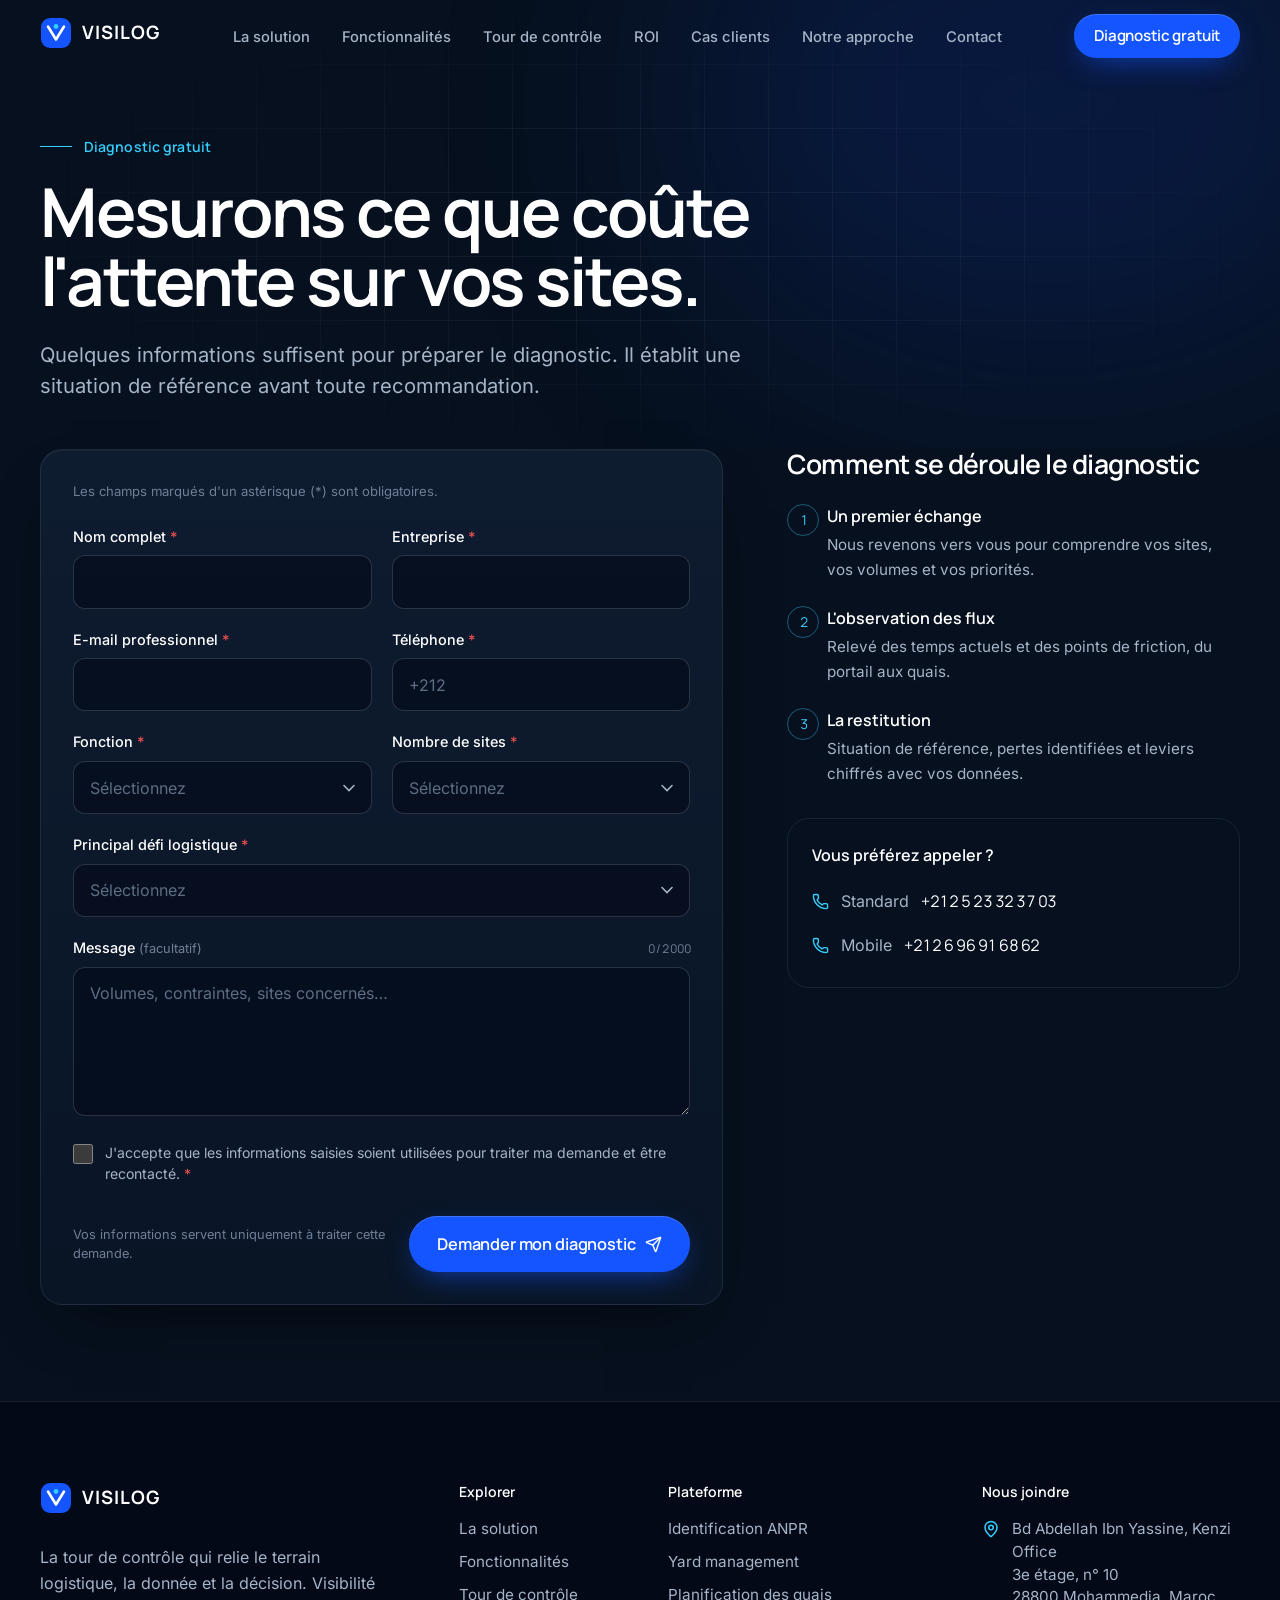
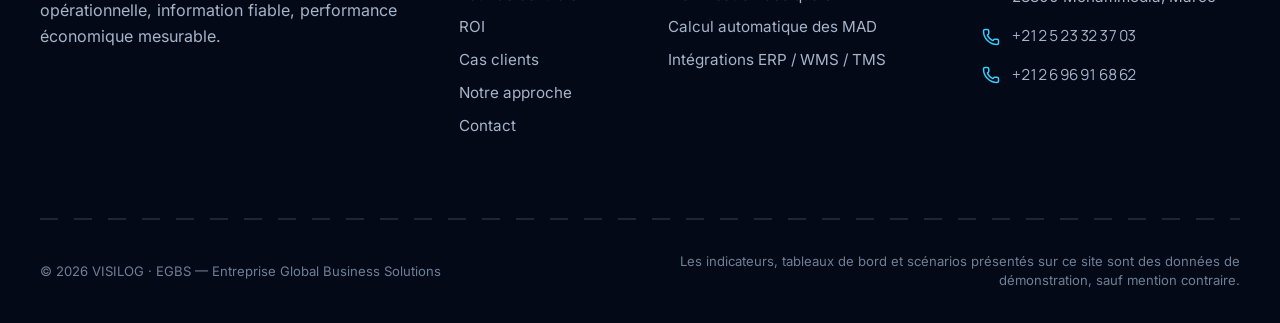
<file: visilog/diagnostic/index.html>
<!DOCTYPE html><html lang="fr"><head><meta charSet="utf-8"/><link rel="preconnect" href="/" crossorigin=""/><meta name="viewport" content="width=device-width, initial-scale=1"/><link rel="stylesheet" href="/visilog/_next/static/chunks/0st1fpw-d7l_j.css" data-precedence="next"/><link rel="preload" as="script" fetchPriority="low" href="/visilog/_next/static/chunks/1ckvzn7sfprko.js"/><script src="/visilog/_next/static/chunks/06ti68t6jhm98.js" async=""></script><script src="/visilog/_next/static/chunks/2nii411saqstq.js" async=""></script><script src="/visilog/_next/static/chunks/0ytkjwk_9bvo_.js" async=""></script><script src="/visilog/_next/static/chunks/2kzd2bib-2ux6.js" async=""></script><script src="/visilog/_next/static/chunks/turbopack-0vmwu-t5w6lcb.js" async=""></script><script src="/visilog/_next/static/chunks/1k4j1_pfcbzim.js" async=""></script><script src="/visilog/_next/static/chunks/1upuvyobbcz5n.js" async=""></script><script src="/visilog/_next/static/chunks/42onvq6nokjl2.js" async=""></script><script src="/visilog/_next/static/chunks/2zqwg4uytkmvd.js" async=""></script><script src="/visilog/_next/static/chunks/2edk9zfbt5eml.js" async=""></script><meta name="theme-color" content="#06101E"/><meta name="color-scheme" content="dark"/><title>Diagnostic gratuit — mesurez vos temps d&#x27;attente logistiques · VISILOG</title><meta name="description" content="Demandez un diagnostic gratuit de vos flux logistiques : mesure des temps d&#x27;attente, identification des pertes et priorités d&#x27;amélioration sur vos sites."/><meta name="application-name" content="VISILOG"/><meta name="keywords" content="tour de contrôle supply chain,yard management,ANPR,suivi GPS camions,temps de mise à disposition,MAD,planification des quais,visibilité transport,logistique Maroc"/><meta name="robots" content="index, follow"/><link rel="canonical" href="https://issamjido1.github.io/visilog/diagnostic/"/><meta property="og:title" content="VISILOG — Votre supply chain sous contrôle, en temps réel"/><meta property="og:description" content="VISILOG est la tour de contrôle supply chain qui rend visibles vos flux physiques : identification ANPR, suivi GPS, yard management, planification des quais et mesure automatique des temps de mise à disposition."/><meta property="og:url" content="https://issamjido1.github.io/visilog/"/><meta property="og:site_name" content="VISILOG"/><meta property="og:locale" content="fr_MA"/><meta property="og:image" content="https://issamjido1.github.io/visilog/opengraph-image?e6baf144f44d5ce7"/><meta property="og:image:type" content="image/png"/><meta property="og:image:width" content="1200"/><meta property="og:image:height" content="630"/><meta property="og:image:alt" content="VISILOG — Votre supply chain. Sous contrôle. En temps réel."/><meta property="og:type" content="website"/><meta name="twitter:card" content="summary_large_image"/><meta name="twitter:title" content="VISILOG — Supply Chain Control Tower"/><meta name="twitter:description" content="VISILOG est la tour de contrôle supply chain qui rend visibles vos flux physiques : identification ANPR, suivi GPS, yard management, planification des quais et mesure automatique des temps de mise à disposition."/><meta name="twitter:image" content="https://issamjido1.github.io/visilog/opengraph-image?e6baf144f44d5ce7"/><meta name="twitter:image:alt" content="VISILOG — Votre supply chain. Sous contrôle. En temps réel."/><meta name="twitter:image:type" content="image/png"/><meta name="twitter:image:width" content="1200"/><meta name="twitter:image:height" content="630"/><link rel="icon" href="/visilog/icon.svg?icon.1_deoazy19fmw.svg" sizes="any" type="image/svg+xml"/><script src="/visilog/_next/static/chunks/0cz1d0mv5g_q7.js" noModule=""></script></head><body class="min-h-dvh overflow-x-clip"><div hidden=""><!--$--><!--/$--></div><a href="#contenu" class="sr-only z-[100] rounded-full bg-white px-4 py-2 text-night focus:not-sr-only focus:fixed focus:left-4 focus:top-4">Aller au contenu</a><header class="fixed inset-x-0 top-0 z-50 transition-[background,border-color,backdrop-filter] duration-500 border-b border-transparent bg-transparent"><div class="shell flex h-[var(--header-h)] items-center justify-between gap-6"><a aria-label="VISILOG — accueil" class="shrink-0 rounded-lg" href="/visilog/"><span class="inline-flex items-center gap-2.5"><svg viewBox="0 0 32 32" class="h-8 w-8" aria-hidden="true"><rect x="1" y="1" width="30" height="30" rx="9" fill="#1455FF"></rect><path d="M8 9.5 16 22.5 24 9.5" fill="none" stroke="#fff" stroke-width="2.6" stroke-linecap="round" stroke-linejoin="round"></path><circle cx="16" cy="9.5" r="2.4" fill="#35CFFF"></circle></svg><span class="font-display text-[1.15rem] font-bold tracking-[0.06em] text-white">VISILOG</span></span></a><nav aria-label="Navigation principale" class="hidden xl:block"><ul class="flex items-center gap-1"><li><a class="relative rounded-full px-3.5 py-2 text-[0.92rem] font-medium transition-colors text-mist hover:text-white" href="/visilog/solution/">La solution</a></li><li><a class="relative rounded-full px-3.5 py-2 text-[0.92rem] font-medium transition-colors text-mist hover:text-white" href="/visilog/fonctionnalites/">Fonctionnalités</a></li><li><a class="relative rounded-full px-3.5 py-2 text-[0.92rem] font-medium transition-colors text-mist hover:text-white" href="/visilog/tour-de-controle/">Tour de contrôle</a></li><li><a class="relative rounded-full px-3.5 py-2 text-[0.92rem] font-medium transition-colors text-mist hover:text-white" href="/visilog/roi/">ROI</a></li><li><a class="relative rounded-full px-3.5 py-2 text-[0.92rem] font-medium transition-colors text-mist hover:text-white" href="/visilog/cas-clients/">Cas clients</a></li><li><a class="relative rounded-full px-3.5 py-2 text-[0.92rem] font-medium transition-colors text-mist hover:text-white" href="/visilog/approche/">Notre approche</a></li><li><a class="relative rounded-full px-3.5 py-2 text-[0.92rem] font-medium transition-colors text-mist hover:text-white" href="/visilog/contact/">Contact</a></li></ul></nav><div class="flex items-center gap-3"><span class="hidden sm:block"><a class="group relative inline-flex select-none items-center justify-center gap-2.5 whitespace-nowrap rounded-full font-display font-semibold tracking-[-0.01em] transition-[background,color,border-color,box-shadow,transform] duration-300 ease-out-expo disabled:pointer-events-none disabled:opacity-50 bg-royal text-white shadow-[0_10px_30px_-10px_rgba(20,85,255,0.7),inset_0_1px_0_rgba(255,255,255,0.18)] hover:bg-[#2a64ff] hover:shadow-[0_16px_40px_-12px_rgba(20,85,255,0.9),inset_0_1px_0_rgba(255,255,255,0.22)] active:scale-[0.98] h-11 px-5 text-[0.95rem]" href="/visilog/diagnostic/"><span>Diagnostic gratuit</span></a></span><button type="button" aria-expanded="false" aria-controls="menu-mobile" aria-label="Ouvrir le menu" class="inline-flex h-11 w-11 items-center justify-center rounded-full border border-[var(--line-strong)] text-white transition-colors hover:bg-white/5 xl:hidden"><svg xmlns="http://www.w3.org/2000/svg" width="20" height="20" viewBox="0 0 24 24" fill="none" stroke="currentColor" stroke-width="2" stroke-linecap="round" stroke-linejoin="round" class="lucide lucide-menu" aria-hidden="true"><path d="M4 5h16"></path><path d="M4 12h16"></path><path d="M4 19h16"></path></svg></button></div></div></header><main id="contenu"><div class="page-enter"><section class="relative overflow-hidden pb-12 pt-[calc(var(--header-h)+4rem)]"><div class="grid-bg absolute inset-0 opacity-60" aria-hidden="true"></div><div class="absolute -top-40 right-[-10%] h-[520px] w-[720px] rounded-full bg-royal/15 blur-[130px]" aria-hidden="true"></div><div class="shell relative grid gap-12 lg:grid-cols-12 lg:items-end"><div class="lg:col-span-10"><p class="t-kicker mb-5 flex items-center gap-3"><span class="h-px w-8 bg-cyan" aria-hidden="true"></span>Diagnostic gratuit</p><h1 class="t-h1">Mesurons ce que coûte l&#x27;attente sur vos sites.</h1><p class="t-lead mt-6 max-w-[60ch]">Quelques informations suffisent pour préparer le diagnostic. Il établit une situation de référence avant toute recommandation.</p></div></div></section><section class="shell grid gap-10 pb-24 lg:grid-cols-12" aria-label="Formulaire de demande"><div class="lg:col-span-7"><form noValidate="" class="panel p-5 sm:p-8" aria-describedby="_R_pbsnlb_-req"><p id="_R_pbsnlb_-req" class="mb-6 text-[0.82rem] text-fog">Les champs marqués d&#x27;un astérisque (*) sont obligatoires.</p><div class="grid gap-5 sm:grid-cols-2"><div><div class="mb-2 flex items-baseline justify-between"><label for="_R_pbsnlb_-nom" class="text-[0.9rem] font-medium text-white">Nom complet<!-- --> <span class="text-crit">*</span></label></div><input id="_R_pbsnlb_-nom" autoComplete="name" class="field" name="nom" value=""/></div><div><div class="mb-2 flex items-baseline justify-between"><label for="_R_pbsnlb_-entreprise" class="text-[0.9rem] font-medium text-white">Entreprise<!-- --> <span class="text-crit">*</span></label></div><input id="_R_pbsnlb_-entreprise" autoComplete="organization" class="field" name="entreprise" value=""/></div><div><div class="mb-2 flex items-baseline justify-between"><label for="_R_pbsnlb_-email" class="text-[0.9rem] font-medium text-white">E-mail professionnel<!-- --> <span class="text-crit">*</span></label></div><input id="_R_pbsnlb_-email" type="email" autoComplete="email" inputMode="email" class="field" name="email" value=""/></div><div><div class="mb-2 flex items-baseline justify-between"><label for="_R_pbsnlb_-telephone" class="text-[0.9rem] font-medium text-white">Téléphone<!-- --> <span class="text-crit">*</span></label></div><input id="_R_pbsnlb_-telephone" type="tel" autoComplete="tel" inputMode="tel" placeholder="+212" class="field" name="telephone" value=""/></div><div><div class="mb-2 flex items-baseline justify-between"><label for="_R_pbsnlb_-fonction" class="text-[0.9rem] font-medium text-white">Fonction<!-- --> <span class="text-crit">*</span></label></div><select id="_R_pbsnlb_-fonction" name="fonction" class="field text-[#5d6d84]"><option value="" disabled="" selected="">Sélectionnez</option><option value="Direction générale" class="text-white">Direction générale</option><option value="Direction supply chain / logistique" class="text-white">Direction supply chain / logistique</option><option value="Responsable de site / entrepôt" class="text-white">Responsable de site / entrepôt</option><option value="Responsable transport" class="text-white">Responsable transport</option><option value="Direction des systèmes d&#x27;information" class="text-white">Direction des systèmes d&#x27;information</option><option value="Achats" class="text-white">Achats</option><option value="Autre" class="text-white">Autre</option></select></div><div><div class="mb-2 flex items-baseline justify-between"><label for="_R_pbsnlb_-sites" class="text-[0.9rem] font-medium text-white">Nombre de sites<!-- --> <span class="text-crit">*</span></label></div><select id="_R_pbsnlb_-sites" name="sites" class="field text-[#5d6d84]"><option value="" disabled="" selected="">Sélectionnez</option><option value="1 site" class="text-white">1 site</option><option value="2 à 5 sites" class="text-white">2 à 5 sites</option><option value="6 à 10 sites" class="text-white">6 à 10 sites</option><option value="Plus de 10 sites" class="text-white">Plus de 10 sites</option></select></div><div class="sm:col-span-2"><div><div class="mb-2 flex items-baseline justify-between"><label for="_R_pbsnlb_-defi" class="text-[0.9rem] font-medium text-white">Principal défi logistique<!-- --> <span class="text-crit">*</span></label></div><select id="_R_pbsnlb_-defi" name="defi" class="field text-[#5d6d84]"><option value="" disabled="" selected="">Sélectionnez</option><option value="Temps d&#x27;attente des camions" class="text-white">Temps d&#x27;attente des camions</option><option value="Planification et occupation des quais" class="text-white">Planification et occupation des quais</option><option value="Calcul des MAD et litiges transporteurs" class="text-white">Calcul des MAD et litiges transporteurs</option><option value="Visibilité transport et ETA" class="text-white">Visibilité transport et ETA</option><option value="Pilotage multi-sites" class="text-white">Pilotage multi-sites</option><option value="Intégration avec ERP / WMS / TMS" class="text-white">Intégration avec ERP / WMS / TMS</option><option value="Autre" class="text-white">Autre</option></select></div></div><div class="sm:col-span-2"><div><div class="mb-2 flex items-baseline justify-between"><label for="_R_pbsnlb_-message" class="text-[0.9rem] font-medium text-white">Message<!-- --> <span class="text-[0.8rem] font-normal text-fog">(facultatif)</span></label><span class="t-num text-[0.75rem] text-fog">0 / 2 000</span></div><textarea id="_R_pbsnlb_-message" name="message" rows="5" class="field resize-y" placeholder="Volumes, contraintes, sites concernés…"></textarea></div></div><div class="absolute -left-[9999px]" aria-hidden="true"><label for="_R_pbsnlb_-website">Site web</label><input id="_R_pbsnlb_-website" tabindex="-1" autoComplete="off" name="website" value=""/></div><div class="sm:col-span-2"><label for="_R_pbsnlb_-consent" class="flex cursor-pointer items-start gap-3 text-[0.88rem] text-mist"><input id="_R_pbsnlb_-consent" type="checkbox" class="mt-0.5 h-5 w-5 shrink-0 accent-[#1455ff]" name="consent"/><span>J&#x27;accepte que les informations saisies soient utilisées pour traiter ma demande et être recontacté. <!-- --> <span class="text-crit">*</span></span></label></div></div><div class="mt-8 flex flex-col-reverse items-start gap-4 sm:flex-row sm:items-center sm:justify-between"><p class="text-[0.8rem] text-fog">Vos informations servent uniquement à traiter cette demande.</p><button class="group relative inline-flex select-none items-center justify-center gap-2.5 whitespace-nowrap rounded-full font-display font-semibold tracking-[-0.01em] transition-[background,color,border-color,box-shadow,transform] duration-300 ease-out-expo disabled:pointer-events-none disabled:opacity-50 bg-royal text-white shadow-[0_10px_30px_-10px_rgba(20,85,255,0.7),inset_0_1px_0_rgba(255,255,255,0.18)] hover:bg-[#2a64ff] hover:shadow-[0_16px_40px_-12px_rgba(20,85,255,0.9),inset_0_1px_0_rgba(255,255,255,0.22)] active:scale-[0.98] h-14 px-7 text-[1.02rem]" type="submit" aria-busy="false"><span>Demander mon diagnostic</span><span class="transition-transform duration-300 ease-out-expo group-hover:translate-x-0.5" aria-hidden="true"><svg xmlns="http://www.w3.org/2000/svg" width="17" height="17" viewBox="0 0 24 24" fill="none" stroke="currentColor" stroke-width="2" stroke-linecap="round" stroke-linejoin="round" class="lucide lucide-send" aria-hidden="true"><path d="M14.536 21.686a.5.5 0 0 0 .937-.024l6.5-19a.496.496 0 0 0-.635-.635l-19 6.5a.5.5 0 0 0-.024.937l7.93 3.18a2 2 0 0 1 1.112 1.11z"></path><path d="m21.854 2.147-10.94 10.939"></path></svg></span></button></div></form></div><aside class="space-y-8 lg:col-span-5 lg:pl-6"><div><h2 class="t-h3">Comment se déroule le diagnostic</h2><ol class="mt-6 space-y-6"><li class="grid grid-cols-[2.5rem_1fr]"><span class="t-num flex h-8 w-8 items-center justify-center rounded-full border border-cyan/40 text-[0.85rem] text-cyan">1</span><div><h3 class="font-display font-semibold">Un premier échange</h3><p class="t-body mt-1 text-[0.95rem]">Nous revenons vers vous pour comprendre vos sites, vos volumes et vos priorités.</p></div></li><li class="grid grid-cols-[2.5rem_1fr]"><span class="t-num flex h-8 w-8 items-center justify-center rounded-full border border-cyan/40 text-[0.85rem] text-cyan">2</span><div><h3 class="font-display font-semibold">L&#x27;observation des flux</h3><p class="t-body mt-1 text-[0.95rem]">Relevé des temps actuels et des points de friction, du portail aux quais.</p></div></li><li class="grid grid-cols-[2.5rem_1fr]"><span class="t-num flex h-8 w-8 items-center justify-center rounded-full border border-cyan/40 text-[0.85rem] text-cyan">3</span><div><h3 class="font-display font-semibold">La restitution</h3><p class="t-body mt-1 text-[0.95rem]">Situation de référence, pertes identifiées et leviers chiffrés avec vos données.</p></div></li></ol></div><div class="rounded-[22px] border border-[var(--line)] p-6"><h2 class="font-display font-semibold">Vous préférez appeler ?</h2><ul class="mt-4 space-y-2"><li><a href="tel:+212523323703" class="flex items-center gap-3 rounded-lg py-1.5 text-mist hover:text-white"><svg xmlns="http://www.w3.org/2000/svg" width="17" height="17" viewBox="0 0 24 24" fill="none" stroke="currentColor" stroke-width="2" stroke-linecap="round" stroke-linejoin="round" class="lucide lucide-phone text-cyan" aria-hidden="true"><path d="M13.832 16.568a1 1 0 0 0 1.213-.303l.355-.465A2 2 0 0 1 17 15h3a2 2 0 0 1 2 2v3a2 2 0 0 1-2 2A18 18 0 0 1 2 4a2 2 0 0 1 2-2h3a2 2 0 0 1 2 2v3a2 2 0 0 1-.8 1.6l-.468.351a1 1 0 0 0-.292 1.233 14 14 0 0 0 6.392 6.384"></path></svg><span>Standard</span><span class="t-num text-white">+212 5 23 32 37 03</span></a></li><li><a href="tel:+212696916862" class="flex items-center gap-3 rounded-lg py-1.5 text-mist hover:text-white"><svg xmlns="http://www.w3.org/2000/svg" width="17" height="17" viewBox="0 0 24 24" fill="none" stroke="currentColor" stroke-width="2" stroke-linecap="round" stroke-linejoin="round" class="lucide lucide-phone text-cyan" aria-hidden="true"><path d="M13.832 16.568a1 1 0 0 0 1.213-.303l.355-.465A2 2 0 0 1 17 15h3a2 2 0 0 1 2 2v3a2 2 0 0 1-2 2A18 18 0 0 1 2 4a2 2 0 0 1 2-2h3a2 2 0 0 1 2 2v3a2 2 0 0 1-.8 1.6l-.468.351a1 1 0 0 0-.292 1.233 14 14 0 0 0 6.392 6.384"></path></svg><span>Mobile</span><span class="t-num text-white">+212 6 96 91 68 62</span></a></li></ul></div></aside></section><!--$--><!--/$--></div></main><footer class="relative border-t border-[var(--line)] bg-abyss"><div class="shell grid gap-14 py-20 md:grid-cols-12"><div class="md:col-span-4"><span class="inline-flex items-center gap-2.5"><svg viewBox="0 0 32 32" class="h-8 w-8" aria-hidden="true"><rect x="1" y="1" width="30" height="30" rx="9" fill="#1455FF"></rect><path d="M8 9.5 16 22.5 24 9.5" fill="none" stroke="#fff" stroke-width="2.6" stroke-linecap="round" stroke-linejoin="round"></path><circle cx="16" cy="9.5" r="2.4" fill="#35CFFF"></circle></svg><span class="font-display text-[1.15rem] font-bold tracking-[0.06em] text-white">VISILOG</span></span><p class="t-body mt-6 max-w-sm">La tour de contrôle qui relie le terrain logistique, la donnée et la décision. Visibilité opérationnelle, information fiable, performance économique mesurable.</p></div><nav aria-label="Pages" class="md:col-span-2"><h2 class="mb-4 font-display text-sm font-semibold text-white">Explorer</h2><ul class="space-y-2.5 text-[0.95rem] text-mist"><li><a class="hover:text-white" href="/visilog/solution/">La solution</a></li><li><a class="hover:text-white" href="/visilog/fonctionnalites/">Fonctionnalités</a></li><li><a class="hover:text-white" href="/visilog/tour-de-controle/">Tour de contrôle</a></li><li><a class="hover:text-white" href="/visilog/roi/">ROI</a></li><li><a class="hover:text-white" href="/visilog/cas-clients/">Cas clients</a></li><li><a class="hover:text-white" href="/visilog/approche/">Notre approche</a></li><li><a class="hover:text-white" href="/visilog/contact/">Contact</a></li></ul></nav><nav aria-label="Plateforme" class="md:col-span-3"><h2 class="mb-4 font-display text-sm font-semibold text-white">Plateforme</h2><ul class="space-y-2.5 text-[0.95rem] text-mist"><li><a class="hover:text-white" href="/visilog/fonctionnalites/#anpr">Identification ANPR</a></li><li><a class="hover:text-white" href="/visilog/fonctionnalites/#yard">Yard management</a></li><li><a class="hover:text-white" href="/visilog/fonctionnalites/#quais">Planification des quais</a></li><li><a class="hover:text-white" href="/visilog/fonctionnalites/#mad">Calcul automatique des MAD</a></li><li><a class="hover:text-white" href="/visilog/fonctionnalites/#integrations">Intégrations ERP / WMS / TMS</a></li></ul></nav><div class="md:col-span-3"><h2 class="mb-4 font-display text-sm font-semibold text-white">Nous joindre</h2><address class="space-y-4 text-[0.95rem] not-italic text-mist"><a href="https://www.google.com/maps/search/?api=1&amp;query=Kenzi+Office+Bd+Abdellah+Ibn+Yassine+Mohammedia" target="_blank" rel="noreferrer" class="flex gap-3 hover:text-white"><svg xmlns="http://www.w3.org/2000/svg" width="18" height="18" viewBox="0 0 24 24" fill="none" stroke="currentColor" stroke-width="2" stroke-linecap="round" stroke-linejoin="round" class="lucide lucide-map-pin mt-0.5 shrink-0 text-cyan" aria-hidden="true"><path d="M20 10c0 4.993-5.539 10.193-7.399 11.799a1 1 0 0 1-1.202 0C9.539 20.193 4 14.993 4 10a8 8 0 0 1 16 0"></path><circle cx="12" cy="10" r="3"></circle></svg><span><span class="block">Bd Abdellah Ibn Yassine, Kenzi Office</span><span class="block">3e étage, n° 10</span><span class="block">28800 Mohammedia, Maroc</span></span></a><a href="tel:+212523323703" class="flex items-center gap-3 hover:text-white"><svg xmlns="http://www.w3.org/2000/svg" width="18" height="18" viewBox="0 0 24 24" fill="none" stroke="currentColor" stroke-width="2" stroke-linecap="round" stroke-linejoin="round" class="lucide lucide-phone shrink-0 text-cyan" aria-hidden="true"><path d="M13.832 16.568a1 1 0 0 0 1.213-.303l.355-.465A2 2 0 0 1 17 15h3a2 2 0 0 1 2 2v3a2 2 0 0 1-2 2A18 18 0 0 1 2 4a2 2 0 0 1 2-2h3a2 2 0 0 1 2 2v3a2 2 0 0 1-.8 1.6l-.468.351a1 1 0 0 0-.292 1.233 14 14 0 0 0 6.392 6.384"></path></svg><span class="t-num">+212 5 23 32 37 03</span></a><a href="tel:+212696916862" class="flex items-center gap-3 hover:text-white"><svg xmlns="http://www.w3.org/2000/svg" width="18" height="18" viewBox="0 0 24 24" fill="none" stroke="currentColor" stroke-width="2" stroke-linecap="round" stroke-linejoin="round" class="lucide lucide-phone shrink-0 text-cyan" aria-hidden="true"><path d="M13.832 16.568a1 1 0 0 0 1.213-.303l.355-.465A2 2 0 0 1 17 15h3a2 2 0 0 1 2 2v3a2 2 0 0 1-2 2A18 18 0 0 1 2 4a2 2 0 0 1 2-2h3a2 2 0 0 1 2 2v3a2 2 0 0 1-.8 1.6l-.468.351a1 1 0 0 0-.292 1.233 14 14 0 0 0 6.392 6.384"></path></svg><span class="t-num">+212 6 96 91 68 62</span></a></address></div></div><div class="shell"><div class="lane opacity-60" aria-hidden="true"></div></div><div class="shell flex flex-col gap-3 py-8 text-[0.82rem] text-fog md:flex-row md:items-center md:justify-between"><p>© <!-- -->2026<!-- --> VISILOG · <!-- -->EGBS — Entreprise Global Business Solutions</p><p class="max-w-xl md:text-right">Les indicateurs, tableaux de bord et scénarios présentés sur ce site sont des données de démonstration, sauf mention contraire.</p></div></footer><script type="application/ld+json">{"@context":"https://schema.org","@type":"SoftwareApplication","name":"VISILOG","applicationCategory":"BusinessApplication","operatingSystem":"Web","description":"VISILOG est la tour de contrôle supply chain qui rend visibles vos flux physiques : identification ANPR, suivi GPS, yard management, planification des quais et mesure automatique des temps de mise à disposition.","inLanguage":"fr","publisher":{"@type":"Organization","name":"EGBS","address":{"@type":"PostalAddress","addressLocality":"Mohammedia","addressCountry":"MA"}}}</script><script id="_R_">(globalThis["TURBOPACK"] || (globalThis["TURBOPACK"] = [])).push({"otherChunks":["static/chunks/1ckvzn7sfprko.js","static/chunks/06ti68t6jhm98.js","static/chunks/2nii411saqstq.js","static/chunks/0ytkjwk_9bvo_.js","static/chunks/2kzd2bib-2ux6.js"],"runtimeModuleIds":[94553]});</script><script src="/visilog/_next/static/chunks/1ckvzn7sfprko.js" async=""></script><script>(self.__next_f=self.__next_f||[]).push([0])</script><script>self.__next_f.push([1,"1:\"$Sreact.fragment\"\n2:\"/visilog/_next/static/chunks/1k4j1_pfcbzim.js\"\n3:\"/visilog/_next/static/chunks/1upuvyobbcz5n.js\"\n4:I[93983,[\"$2\",\"$3\"],\"Header\"]\n5:\"/visilog/_next/static/chunks/42onvq6nokjl2.js\"\n6:I[39756,[\"$5\"],\"default\"]\n7:\"/visilog/_next/static/chunks/2zqwg4uytkmvd.js\"\n8:I[8821,[\"$2\",\"$3\",\"$7\"],\"default\"]\n9:I[37457,[\"$5\"],\"default\"]\na:I[76525,[\"$2\",\"$3\"],\"ButtonLink\"]\nb:\"/visilog/_next/static/chunks/2edk9zfbt5eml.js\"\nc:I[5014,[\"$2\",\"$3\",\"$b\"],\"default\"]\nd:I[22016,[\"$2\",\"$3\"],\"\"]\n1d:I[68027,[\"$2\",\"$3\"],\"default\",1]\n:HL[\"/visilog/_next/static/chunks/0st1fpw-d7l_j.css\",\"style\"]\n:HC[\"/\",\"\"]\n19:X\n1a:[[\"children\",{\"s\":\"__PAGE__\",\"h\":512,\"d\":{\"r\":\"$L1b\",\"p\":false,\"v\":null}}]]\n17:[[\"children\",{\"s\":\"diagnostic\",\"h\":512,\"d\":{\"r\":\"$L18\",\"p\":false,\"v\":\"$19\"},\"c\":\"$Q1a\"}]]\n0:{\"P\":null,\"c\":[\"\",\"diagnostic\",\"\"],\"q\":\"\",\"i\":false,\"t\":{\"t\":{\"s\":\"\",\"h\":528,\"d\":{\"r\":[\"$\",\"$1\",\"c\",{\"children\":[[[\"$\",\"link\",\"0\",{\"rel\":\"stylesheet\",\"href\":\"/visilog/_next/static/chunks/0st1fpw-d7l_j.css\",\"precedence\":\"next\",\"crossOrigin\":\"$undefined\",\"nonce\":\"$undefined\"}],[\"$\",\"script\",\"script-0\",{\"src\":\"/visilog/_next/static/chunks/1k4j1_pfcbzim.js\",\"async\":true,\"nonce\":\"$undefined\"}],[\"$\",\"script\",\"script-1\",{\"src\":\"/visilog/_next/static/chunks/1upuvyobbcz5n.js\",\"async\":true,\"nonce\":\"$undefined\"}]],[\"$\",\"html\",null,{\"lang\":\"fr\",\"children\":[\"$\",\"body\",null,{\"className\":\"min-h-dvh overflow-x-clip\",\"children\":[[\"$\",\"$L4\",null,{}],[\"$\",\"main\",null,{\"id\":\"contenu\",\"children\":[\"$\",\"$L6\",null,{\"parallelRouterKey\":\"children\",\"error\":\"$8\",\"errorStyles\":[],\"errorScripts\":[[\"$\",\"script\",\"script-0\",{\"src\":\"/visilog/_next/static/chunks/2zqwg4uytkmvd.js\",\"async\":true,\"nonce\":\"$undefined\"}]],\"template\":[\"$\",\"div\",null,{\"className\":\"page-enter\",\"children\":[\"$\",\"$L9\",null,{}]}],\"templateStyles\":[],\"templateScripts\":null,\"notFound\":[[\"$\",\"section\",null,{\"className\":\"relative flex min-h-[80svh] items-center overflow-hidden pt-[var(--header-h)]\",\"children\":[[\"$\",\"div\",null,{\"className\":\"grid-bg absolute inset-0 opacity-60\",\"aria-hidden\":true}],[\"$\",\"div\",null,{\"className\":\"shell relative\",\"children\":[[\"$\",\"p\",null,{\"className\":\"t-num text-[0.9rem] text-cyan\",\"children\":\"Erreur 404 · Quai introuvable\"}],[\"$\",\"h1\",null,{\"className\":\"t-h1 mt-4 max-w-3xl\",\"children\":\"Ce camion s'est trompé de quai.\"}],[\"$\",\"p\",null,{\"className\":\"t-lead mt-6 max-w-xl\",\"children\":\"La page demandée n'existe pas ou a été déplacée. Reprenez depuis l'accueil ou ouvrez la démonstration.\"}],[\"$\",\"div\",null,{\"className\":\"mt-9 flex flex-col gap-3 sm:flex-row\",\"children\":[[\"$\",\"$La\",null,{\"href\":\"/\",\"icon\":[\"$\",\"$Lc\",null,{\"ref\":\"$undefined\",\"icon\":{\"name\":\"arrow-right\",\"size\":24,\"node\":[[\"path\",{\"d\":\"M5 12h14\",\"key\":\"1ays0h\"}],[\"path\",{\"d\":\"m12 5 7 7-7 7\",\"key\":\"xquz4c\"}]]},\"className\":\"$undefined\",\"size\":16}],\"children\":\"Retour à l'accueil\"}],[\"$\",\"$La\",null,{\"href\":\"/tour-de-controle\",\"variant\":\"secondary\",\"children\":\"Ouvrir la tour de contrôle\"}]]}]]}]]}],[]],\"forbidden\":\"$undefined\",\"unauthorized\":\"$undefined\"}]}],[\"$\",\"footer\",null,{\"className\":\"relative border-t border-[var(--line)] bg-abyss\",\"children\":[[\"$\",\"div\",null,{\"className\":\"shell grid gap-14 py-20 md:grid-cols-12\",\"children\":[[\"$\",\"div\",null,{\"className\":\"md:col-span-4\",\"children\":[[\"$\",\"span\",null,{\"className\":\"inline-flex items-center gap-2.5\",\"children\":[[\"$\",\"svg\",null,{\"viewBox\":\"0 0 32 32\",\"className\":\"h-8 w-8\",\"aria-hidden\":true,\"children\":[[\"$\",\"rect\",null,{\"x\":\"1\",\"y\":\"1\",\"width\":\"30\",\"height\":\"30\",\"rx\":\"9\",\"fill\":\"#1455FF\"}],[\"$\",\"path\",null,{\"d\":\"M8 9.5 16 22.5 24 9.5\",\"fill\":\"none\",\"stroke\":\"#fff\",\"strokeWidth\":\"2.6\",\"strokeLinecap\":\"round\",\"strokeLinejoin\":\"round\"}],[\"$\",\"circle\",null,{\"cx\":\"16\",\"cy\":\"9.5\",\"r\":\"2.4\",\"fill\":\"#35CFFF\"}]]}],[\"$\",\"span\",null,{\"className\":\"font-display text-[1.15rem] font-bold tracking-[0.06em] text-white\",\"children\":\"VISILOG\"}]]}],[\"$\",\"p\",null,{\"className\":\"t-body mt-6 max-w-sm\",\"children\":\"La tour de contrôle qui relie le terrain logistique, la donnée et la décision. Visibilité opérationnelle, information fiable, performance économique mesurable.\"}]]}],[\"$\",\"nav\",null,{\"aria-label\":\"Pages\",\"className\":\"md:col-span-2\",\"children\":[[\"$\",\"h2\",null,{\"className\":\"mb-4 font-display text-sm font-semibold text-white\",\"children\":\"Explorer\"}],[\"$\",\"ul\",null,{\"className\":\"space-y-2.5 text-[0.95rem] text-mist\",\"children\":[[\"$\",\"li\",\"/solution\",{\"children\":[\"$\",\"$Ld\",null,{\"href\":\"/solution\",\"className\":\"hover:text-white\",\"children\":\"La solution\"}]}],[\"$\",\"li\",\"/fonctionnalites\",{\"children\":[\"$\",\"$Ld\",null,{\"href\":\"/fonctionnalites\",\"className\":\"hover:text-white\",\"children\":\"Fonctionnalités\"}]}],[\"$\",\"li\",\"/tour-de-controle\",{\"children\":[\"$\",\"$Ld\",null,{\"href\":\"/tour-de-controle\",\"className\":\"hover:text-white\",\"children\":\"Tour de contrôle\"}]}],[\"$\",\"li\",\"/roi\",{\"children\":[\"$\",\"$Ld\",null,{\"href\":\"/roi\",\"className\":\"hover:text-white\",\"children\":\"ROI\"}]}],[\"$\",\"li\",\"/cas-clients\",{\"children\":[\"$\",\"$Ld\",null,{\"href\":\"/cas-clients\",\"className\":\"hover:text-white\",\"children\":\"Cas clients\"}]}],[\"$\",\"li\",\"/approche\",{\"children\":[\"$\",\"$Ld\",null,{\"href\":\"/approche\",\"className\":\"hover:text-white\",\"children\":\"Notre approche\"}]}],[\"$\",\"li\",\"/contact\",{\"children\":[\"$\",\"$Ld\",null,{\"href\":\"/contact\",\"className\":\"hover:text-white\",\"children\":\"Contact\"}]}]]}]]}],[\"$\",\"nav\",null,{\"aria-label\":\"Plateforme\",\"className\":\"md:col-span-3\",\"children\":[[\"$\",\"h2\",null,{\"className\":\"mb-4 font-display text-sm font-semibold text-white\",\"children\":\"Plateforme\"}],[\"$\",\"ul\",null,{\"className\":\"space-y-2.5 text-[0.95rem] text-mist\",\"children\":[\"$Le\",\"$Lf\",\"$L10\",\"$L11\",\"$L12\"]}]]}],\"$L13\"]}],\"$L14\",\"$L15\"]}],\"$L16\"]}]}]]}],\"p\":false,\"v\":null},\"c\":\"$Q17\"},\"h\":{\"r\":\"$L1c\",\"p\":false,\"v\":null}},\"m\":\"$undefined\",\"G\":[\"$1d\",[\"$L1e\"]],\"S\":true,\"r\":\"$undefined\",\"s\":\"$undefined\",\"a\":\"$undefined\",\"l\":\"$undefined\",\"p\":\"$undefined\",\"d\":\"$undefined\",\"b\":\"T9D29Jizh-L_TClEpcK9y\"}\n1f:I[31569,[\"$2\",\"$3\",\"$b\"],\"LeadForm\"]\n20:I[97367,[\"$5\"],\"OutletBoundary\"]\n21:\"$Sreact.suspense\"\n23:\"ViewportBoundary\"\n24:I[97367,[\"$5\"],\"$23\"]\n26:\"MetadataBoundary\"\n27:I[97367,[\"$5\"],\"$26\"]\ne:[\"$\",\"li\",\"/fonctionnalites#anpr\",{\"children\":[\"$\",\"$Ld\",null,{\"href\":\"/fonctionnalites#anpr\",\"className\":\"hover:text-white\",\"children\":\"Identification ANPR\"}]}]\nf:[\"$\",\"li\",\"/fonctionnalites#yard\",{\"children\":[\"$\",\"$Ld\",null,{\"href\":\"/fonctionnalites#yard\",\"className\":\"hover:text-white\",\"children\":\"Yard management\"}]}]\n10:[\"$\",\"li\",\"/fonctionnalites#quais\",{\"children\":[\"$\",\"$Ld\",null,{\"href\":\"/fonctionnalites#quais\",\"className\":\"hover:text-white\",\"children\":\"Planification des quais\"}]}]\n11:[\"$\",\"li\",\"/fonctionnalites#mad\",{\"children\":[\"$\",\"$Ld\",null,{\"href\":\"/fonctionnalites#mad\",\"className\":\"hover:text-white\",\"children\":\"Calcul automatique des MAD\"}]}]\n12:[\"$\",\"li\",\"/fonctionnalites#integrations\",{\"children\":[\"$\",\"$Ld\",null,{\"href\":\"/fonctionnalites#integrations\",\"className\":\"hover:text-white\",\"children\":\"Intégrations ERP / WMS / TMS\"}]}]\n13:[\"$\",\"div\",null,{\"className\":\"md:col-span-3\",\"children\":[[\"$\",\"h2\",null,{\"className\":\"mb-4 font-display text-sm font-semibold text-white\",\"children\":\"Nous joindre\"}],[\"$\",\"address\",null,{\"className\":\"space-y-4 text-[0.95rem] not-italic text-mist\",\"children\":[[\"$\",\"a\",null,{\"href\":\"https://www.google.com/maps/search/?api=1\u0026query=Kenzi+Office+Bd+Abdellah+Ibn+Yassine+Mohammedia\",\"target\":\"_blank\",\"rel\":\"noreferrer\",\"className\":\"flex gap-3 hover:text-white\",\"children\":[[\"$\",\"$Lc\",null,{\"ref\":\"$undefined\",\"icon\":{\"name\":\"map-pin\",\"size\":24,\"node\":[[\"path\",{\"d\":\"M20 10c0 4.993-5.539 10.193-7.399 11.799a1 1 0 0 1-1.202 0C9.539 20.193 4 14.993 4 10a8 8 0 0 1 16 0\",\"key\":\"1r0f0z\"}],[\"circle\",{\"cx\":\"12\",\"cy\":\"10\",\"r\":\"3\",\"key\":\"ilqhr7\"}]]},\"className\":\"mt-0.5 shrink-0 text-cyan\",\"size\":18,\"aria-hidden\":true}],[\"$\",\"span\",null,{\"children\":[[\"$\",\"span\",\"Bd Abdellah Ibn Yassine, Kenzi Office\",{\"className\":\"block\",\"children\":\"Bd Abdellah Ibn Yassine, Kenzi Office\"}],[\"$\",\"span\",\"3e étage, n° 10\",{\"className\":\"block\",\"children\":\"3e étage, n° 10\"}],[\"$\",\"span\",\"28800 Mohammedia, Maroc\",{\"className\":\"block\",\"children\":\"28800 Mohammedia, Maroc\"}]]}]]}],[[\"$\",\"a\",\"tel:+212523323703\",{\"href\":\"tel:+212523323703\",\"className\":\"flex items-center gap-3 hover:text-white\",\"children\":[[\"$\",\"$Lc\",null,{\"ref\":\"$undefined\",\"icon\":{\"name\":\"phone\",\"size\":24,\"node\":[[\"path\",{\"d\":\"M13.832 16.568a1 1 0 0 0 1.213-.303l.355-.465A2 2 0 0 1 17 15h3a2 2 0 0 1 2 2v3a2 2 0 0 1-2 2A18 18 0 0 1 2 4a2 2 0 0 1 2-2h3a2 2 0 0 1 2 2v3a2 2 0 0 1-.8 1.6l-.468.351a1 1 0 0 0-.292 1.233 14 14 0 0 0 6.392 6.384\",\"key\":\"9njp5v\"}]]},\"className\":\"shrink-0 text-cyan\",\"size\":18,\"aria-hidden\":true}],[\"$\",\"span\",null,{\"className\":\"t-num\",\"children\":\"+212 5 23 32 37 03\"}]]}],[\"$\",\"a\",\"tel:+212696916862\",{\"href\":\"tel:+212696916862\",\"className\":\"flex items-center gap-3 hover:text-white\",\"children\":[[\"$\",\"$Lc\",null,{\"ref\":\"$undefined\",\"icon\":\"$13:props:children:1:props:children:1:0:props:children:0:props:icon\",\"className\":\"shrink-0 text-cyan\",\"size\":18,\"aria-hidden\":true}],[\"$\",\"span\",null,{\"className\":\"t-num\",\"children\":\"+212 6 96 91 68 62\"}]]}]]]}]]}]\n14:[\"$\",\"div\",null,{\"className\":\"shell\",\"children\":[\"$\",\"div\",null,{\"className\":\"lane opacity-60\",\"aria-hidden\":true}]}]\n15:[\"$\",\"div\",null,{\"className\":\"shell flex flex-col gap-3 py-8 text-[0.82rem] text-fog md:flex-row md:items-center md:justify-between\",\"children\":[[\"$\",\"p\",null,{\"children\":[\"© \",2026,\" VISILOG · \",\"EGBS — Entreprise Global Business Solutions\"]}],[\"$\",\"p\",null,{\"className\":\"max-w-xl md:text-right\",\"children\":\"Les indicateurs, tableaux de bord et scénarios présentés sur ce site sont des données de démonstration, sauf mention contraire.\"}]]}]\n16:[\"$\",\"script\",null,{\"type\":\"application/ld+json\",\"dangerouslySetInnerHTML\":{\"__html\":\"{\\\"@context\\\":\\\"https://schema.org\\\",\\\"@type\\\":\\\"SoftwareApplication\\\",\\\"name\\\":\\\"VISILOG\\\",\\\"applicationCategory\\\":\\\"BusinessApplication\\\",\\\"operatingSystem\\\":\\\"Web\\\",\\\"description\\\":\\\"VISILOG est la tour de contrôle supply chain qui rend visibles vos flux physiques : identification ANPR, suivi GPS, yard management, planification des quais et mesure automatique des temps de mise à disposition.\\\",\\\"inLanguage\\\":\\\"fr\\\",\\\"publisher\\\":{\\\"@type\\\":\\\"Organization\\\",\\\"name\\\":\\\"EGBS\\\",\\\"address\\\":{\\\"@type\\\":\\\"PostalAddress\\\",\\\"addressLocality\\\":\\\"Mohammedia\\\",\\\"addressCountry\\\":\\\"MA\\\"}}}\"}}]\n18:[\"$\",\"$1\",\"c\",{\"children\":[null,[\"$\",\"$L6\",null,{\"parallelRouterKey\":\"children\",\"error\":\"$undefined\",\"errorStyles\":\"$undefined\",\"errorScripts\":\"$undefined\",\"template\":[\"$\",\"$L9\",null,{}],\"templateStyles\":\"$undefined\",\"templateScripts\":\"$undefined\",\"notFound\":\"$undefined\",\"forbidden\":\"$undefined\",\"unauthorized\":\"$undefined\"}]]}]\n1b:[\"$\",\"$1\",\"c\",{\"children\":[[[\"$\",\"section\",null,{\"className\":\"relative overflow-hidden pb-12 pt-[calc(var(--header-h)+4rem)]\",\"children\":[[\"$\",\"div\",null,{\"className\":\"grid-bg absolute inset-0 opacity-60\",\"aria-hidden\":true}],[\"$\",\"div\",null,{\"className\":\"absolute -top-40 right-[-10%] h-[520px] w-[720px] rounded-full bg-royal/15 blur-[130px]\",\"aria-hidden\":true}],[\"$\",\"div\",null,{\"className\":\"shell relative grid gap-12 lg:grid-cols-12 lg:items-end\",\"children\":[[\"$\",\"div\",null,{\"className\":\"lg:col-span-10\",\"children\":[[\"$\",\"p\",null,{\"className\":\"t-kicker mb-5 flex items-center gap-3\",\"children\":[[\"$\",\"span\",null,{\"className\":\"h-px w-8 bg-cyan\",\"aria-hidden\":true}],\"Diagnostic gratuit\"]}],[\"$\",\"h1\",null,{\"className\":\"t-h1\",\"children\":\"Mesurons ce que coûte l'attente sur vos sites.\"}],[\"$\",\"p\",null,{\"className\":\"t-lead mt-6 max-w-[60ch]\",\"children\":\"Quelques informations suffisent pour préparer le diagnostic. Il établit une situation de référence avant toute recommandation.\"}],null]}],null]}]]}],[\"$\",\"section\",null,{\"className\":\"shell grid gap-10 pb-24 lg:grid-cols-12\",\"aria-label\":\"Formulaire de demande\",\"children\":[[\"$\",\"div\",null,{\"className\":\"lg:col-span-7\",\"children\":[\"$\",\"$L1f\",null,{\"kind\":\"diagnostic\"}]}],[\"$\",\"aside\",null,{\"className\":\"space-y-8 lg:col-span-5 lg:pl-6\",\"children\":[[\"$\",\"div\",null,{\"children\":[[\"$\",\"h2\",null,{\"className\":\"t-h3\",\"children\":\"Comment se déroule le diagnostic\"}],[\"$\",\"ol\",null,{\"className\":\"mt-6 space-y-6\",\"children\":[[\"$\",\"li\",\"Un premier échange\",{\"className\":\"grid grid-cols-[2.5rem_1fr]\",\"children\":[[\"$\",\"span\",null,{\"className\":\"t-num flex h-8 w-8 items-center justify-center rounded-full border border-cyan/40 text-[0.85rem] text-cyan\",\"children\":1}],[\"$\",\"div\",null,{\"children\":[[\"$\",\"h3\",null,{\"className\":\"font-display font-semibold\",\"children\":\"Un premier échange\"}],[\"$\",\"p\",null,{\"className\":\"t-body mt-1 text-[0.95rem]\",\"children\":\"Nous revenons vers vous pour comprendre vos sites, vos volumes et vos priorités.\"}]]}]]}],[\"$\",\"li\",\"L'observation des flux\",{\"className\":\"grid grid-cols-[2.5rem_1fr]\",\"children\":[[\"$\",\"span\",null,{\"className\":\"t-num flex h-8 w-8 items-center justify-center rounded-full border border-cyan/40 text-[0.85rem] text-cyan\",\"children\":2}],[\"$\",\"div\",null,{\"children\":[[\"$\",\"h3\",null,{\"className\":\"font-display font-semibold\",\"children\":\"L'observation des flux\"}],[\"$\",\"p\",null,{\"className\":\"t-body mt-1 text-[0.95rem]\",\"children\":\"Relevé des temps actuels et des points de friction, du portail aux quais.\"}]]}]]}],[\"$\",\"li\",\"La restitution\",{\"className\":\"grid grid-cols-[2.5rem_1fr]\",\"children\":[[\"$\",\"span\",null,{\"className\":\"t-num flex h-8 w-8 items-center justify-center rounded-full border border-cyan/40 text-[0.85rem] text-cyan\",\"children\":3}],[\"$\",\"div\",null,{\"children\":[[\"$\",\"h3\",null,{\"className\":\"font-display font-semibold\",\"children\":\"La restitution\"}],[\"$\",\"p\",null,{\"className\":\"t-body mt-1 text-[0.95rem]\",\"children\":\"Situation de référence, pertes identifiées et leviers chiffrés avec vos données.\"}]]}]]}]]}]]}],[\"$\",\"div\",null,{\"className\":\"rounded-[22px] border border-[var(--line)] p-6\",\"children\":[[\"$\",\"h2\",null,{\"className\":\"font-display font-semibold\",\"children\":\"Vous préférez appeler ?\"}],[\"$\",\"ul\",null,{\"className\":\"mt-4 space-y-2\",\"children\":[[\"$\",\"li\",\"tel:+212523323703\",{\"children\":[\"$\",\"a\",null,{\"href\":\"tel:+212523323703\",\"className\":\"flex items-center gap-3 rounded-lg py-1.5 text-mist hover:text-white\",\"children\":[[\"$\",\"$Lc\",null,{\"ref\":\"$undefined\",\"icon\":\"$13:props:children:1:props:children:1:0:props:children:0:props:icon\",\"className\":\"text-cyan\",\"size\":17,\"aria-hidden\":true}],[\"$\",\"span\",null,{\"children\":\"Standard\"}],[\"$\",\"span\",null,{\"className\":\"t-num text-white\",\"children\":\"+212 5 23 32 37 03\"}]]}]}],[\"$\",\"li\",\"tel:+212696916862\",{\"children\":[\"$\",\"a\",null,{\"href\":\"tel:+212696916862\",\"className\":\"flex items-center gap-3 rounded-lg py-1.5 text-mist hover:text-white\",\"children\":[[\"$\",\"$Lc\",null,{\"ref\":\"$undefined\",\"icon\":\"$13:props:children:1:props:children:1:0:props:children:0:props:icon\",\"className\":\"text-cyan\",\"size\":17,\"aria-hidden\":true}],[\"$\",\"span\",null,{\"children\":\"Mobile\"}],[\"$\",\"span\",null,{\"className\":\"t-num text-white\",\"children\":\"+212 6 96 91 68 62\"}]]}]}]]}]]}]]}]]}]],[[\"$\",\"script\",\"script-0\",{\"src\":\"/visilog/_next/static/chunks/2edk9zfbt5eml.js\",\"async\":true,\"nonce\":\"$undefined\"}]],[\"$\",\"$L20\",null,{\"children\":[\"$\",\"$21\",null,{\"name\":\"Next.MetadataOutlet\",\"children\":\"$@22\"}]}]]}]\n1c:[\"$\",\"$1\",\"h\",{\"children\":[null,[\"$\",\"$L24\",null,{\"children\":\"$L25\"}],[\"$\",\"$L27\",null,{\"children\":[[\"$\",\"div\",null,{\"hidden\":true,\"children\":[\"$\",\"$21\",null,{\"name\":\"Next.Metadata\",\"children\":\"$L28\"}]}],null]}],null]}]\n1e:[\"$\",\"link\",\"0\",{\"rel\":\"stylesheet\",\"href\":\"/visilog/_next/static/chunks/0st1fpw-d7l_j.css\",\"precedence\":\"next\",\"crossOrigin\":\"$undefined\",\"nonce\":\"$undefined\"}]\n19:C\n25:[[\"$\",\"meta\",\"0\",{\"charSet\":\"utf-8\"}],[\"$\",\"meta\",\"1\",{\"name\":\"viewport\",\"content\":\"width=device-width, initial-scale=1\"}],[\"$\",\"meta\",\"2\",{\"name\":\"theme-color\",\"content\":\"#06101E\"}],[\"$\",\"meta\",\"3\",{\"name\":\"color-scheme\",\"content\":\"dark\"}]]\n29:I[27201,[\"$5\"],\"IconMark\"]\n22:null\n28:[[\"$\",\"title\",\"0\",{\"children\":\"Diagnostic gratuit — mesurez vos temps d'attente logistiques · VISILOG\"}],[\"$\",\"meta\",\"1\",{\"name\":\"description\",\"content\":\"Demandez un diagnostic gratuit de vos flux logistiques : mesure des temps d'attente, identification des pertes et priorités d'amélioration sur vos sites.\"}],[\"$\",\"meta\",\"2\",{\"name\":\"application-name\",\"content\":\"VISILOG\"}],[\"$\",\"meta\",\"3\",{\"name\":\"keywords\",\"content\":\"tour de contrôle supply chain,yard management,ANPR,suivi GPS camions,temps de mise à disposition,MAD,planification des quais,visibilité transport,logistique Maroc\"}],[\"$\",\"meta\",\"4\",{\"name\":\"robots\",\"content\":\"index, follow\"}],[\"$\",\"link\",\"5\",{\"rel\":\"canonical\",\"href\":\"https://issamjido1.github.io/visilog/diagnostic/\"}],[\"$\",\"meta\",\"6\",{\"property\":\"og:title\",\"content\":\"VISILOG — Votre supply chain sous contrôle, en temps réel\"}],[\"$\",\"meta\",\"7\",{\"property\":\"og:description\",\"content\":\"VISILOG est la tour de contrôle supply chain qui rend visibles vos flux physiques : identification ANPR, suivi GPS, yard management, planification des quais et mesure automatique des temps de mise à disposition.\"}],[\"$\",\"meta\",\"8\",{\"property\":\"og:url\",\"content\":\"https://issamjido1.github.io/visilog/\"}],[\"$\",\"meta\",\"9\",{\"property\":\"og:site_name\",\"content\":\"VISILOG\"}],[\"$\",\"meta\",\"10\",{\"property\":\"og:locale\",\"content\":\"fr_MA\"}],[\"$\",\"meta\",\"11\",{\"property\":\"og:image\",\"content\":\"https://issamjido1.github.io/visilog/opengraph-image?e6baf144f44d5ce7\"}],[\"$\",\"meta\",\"12\",{\"property\":\"og:image:type\",\"content\":\"image/png\"}],[\"$\",\"meta\",\"13\",{\"property\":\"og:image:width\",\"content\":\"1200\"}],[\"$\",\"meta\",\"14\",{\"property\":\"og:image:height\",\"content\":\"630\"}],[\"$\",\"meta\",\"15\",{\"property\":\"og:image:alt\",\"content\":\"VISILOG — Votre supply chain. Sous contrôle. En temps réel.\"}],[\"$\",\"meta\",\"16\",{\"property\":\"og:type\",\"content\":\"website\"}],[\"$\",\"meta\",\"17\",{\"name\":\"twitter:card\",\"content\":\"summary_large_image\"}],[\"$\",\"meta\",\"18\",{\"name\":\"twitter:title\",\"content\":\"VISILOG — Supply Chain Control Tower\"}],[\"$\",\"meta\",\"19\",{\"name\":\"twitter:description\",\"content\":\"VISILOG est la tour de contrôle supply chain qui rend visibles vos flux physiques : identification ANPR, suivi GPS, yard management, planification des quais et mesure automatique des temps de mise à disposition.\"}],[\"$\",\"meta\",\"20\",{\"name\":\"twitter:image\",\"content\":\"https://issamjido1.github.io/visilog/opengraph-image?e6baf144f44d5ce7\"}],[\"$\",\"meta\",\"21\",{\"name\":\"twitter:image:alt\",\"content\":\"VISILOG — Votre supply chain. Sous contrôle. En temps réel.\"}],[\"$\",\"meta\",\"22\",{\"name\":\"twitter:image:type\",\"content\":\"image/png\"}],[\"$\",\"meta\",\"23\",{\"name\":\"twitter:image:width\",\"content\":\"1200\"}],[\"$\",\"meta\",\"24\",{\"name\":\"twitter:image:height\",\"content\":\"630\"}],[\"$\",\"link\",\"25\",{\"rel\":\"icon\",\"href\":\"/visilog/icon.svg?icon.1_deoazy19fmw.svg\",\"sizes\":\"any\",\"type\":\"image/svg+xml\"}],[\"$\",\"$L29\",\"26\",{}]]\n"])</script></body></html>
</file>
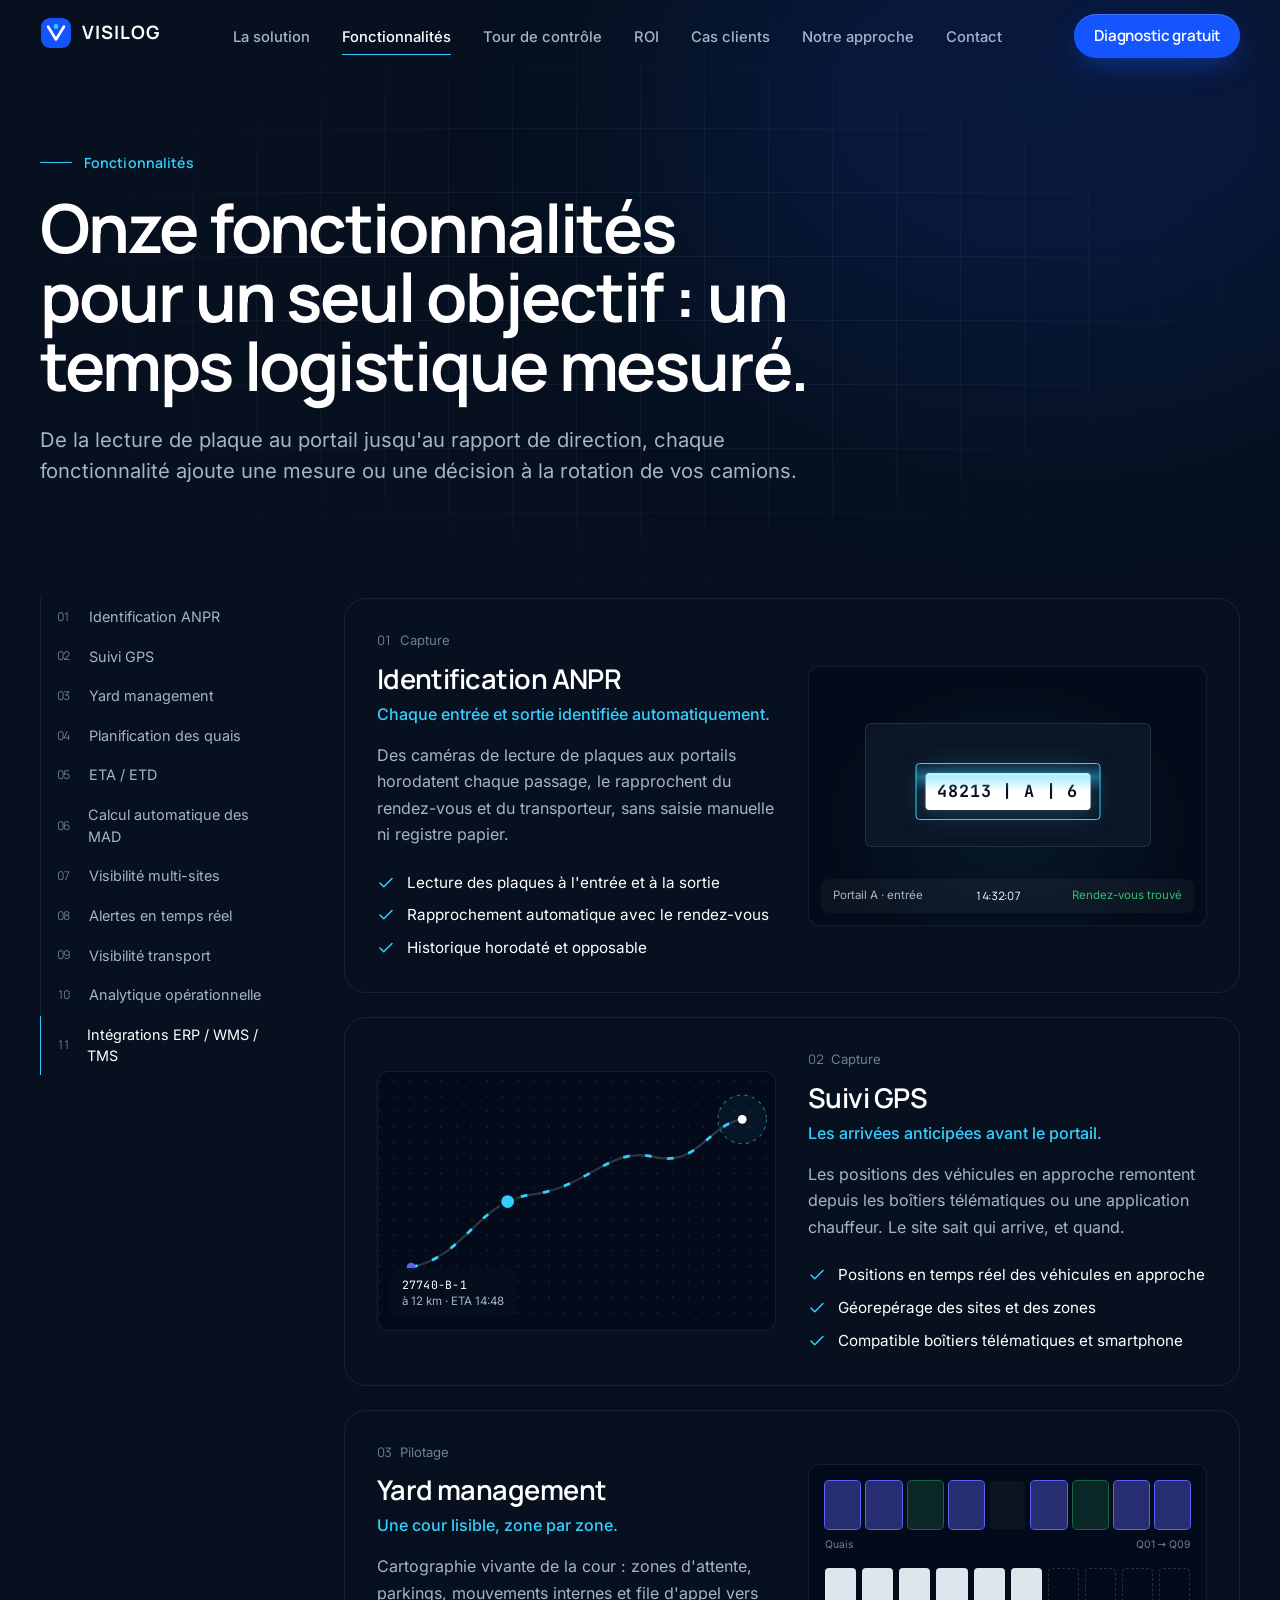
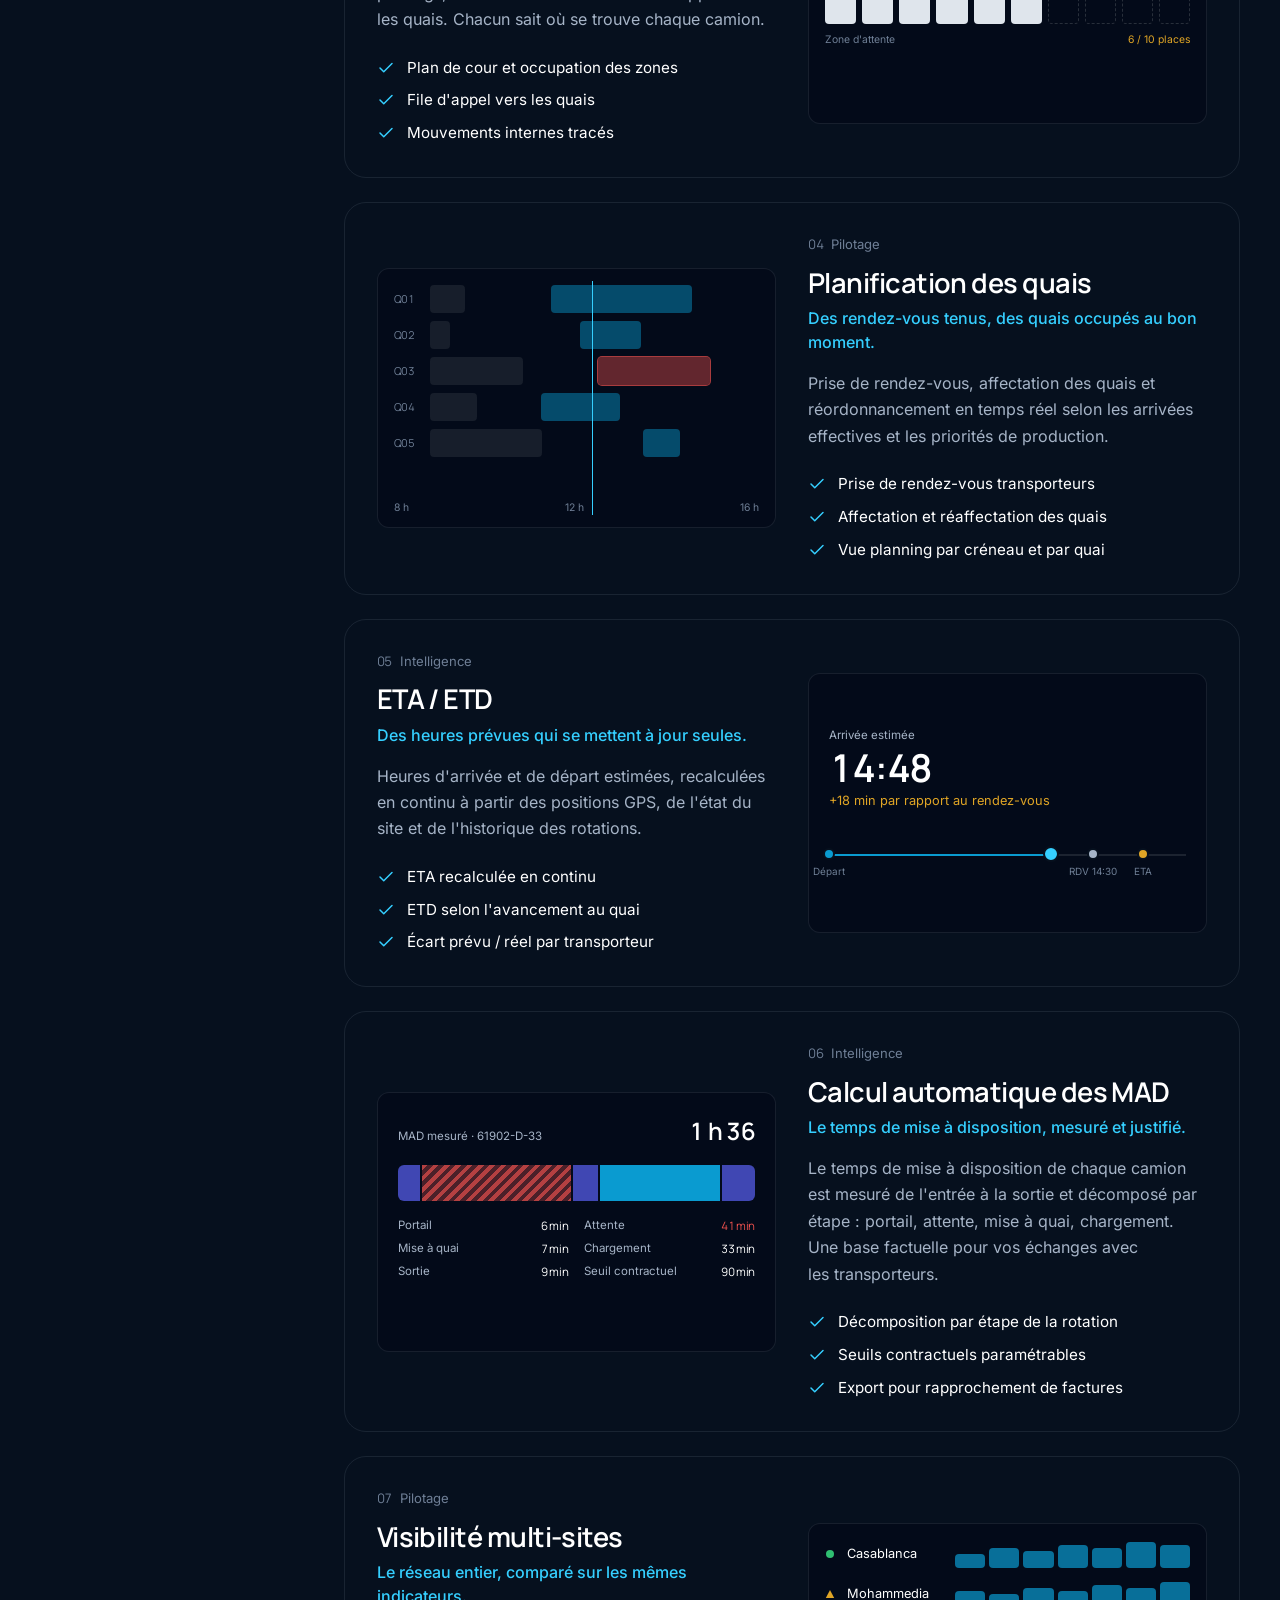
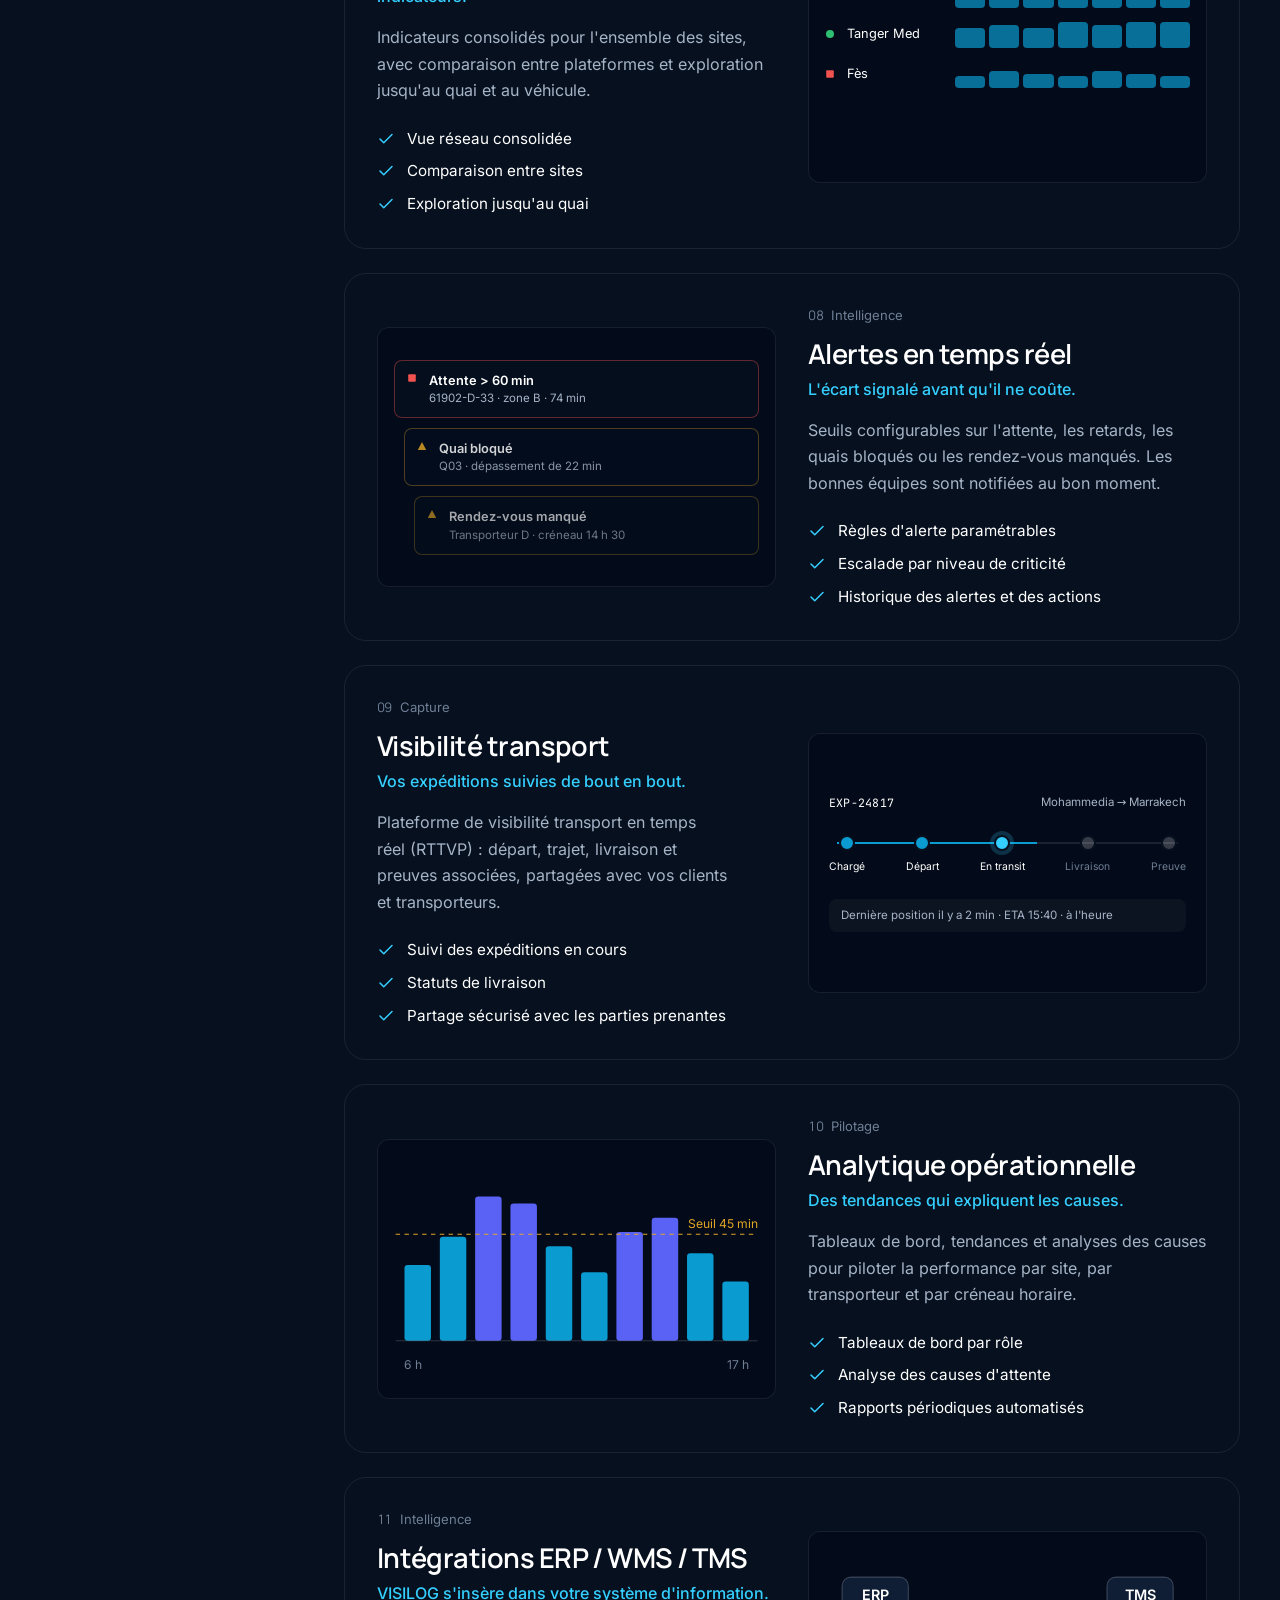
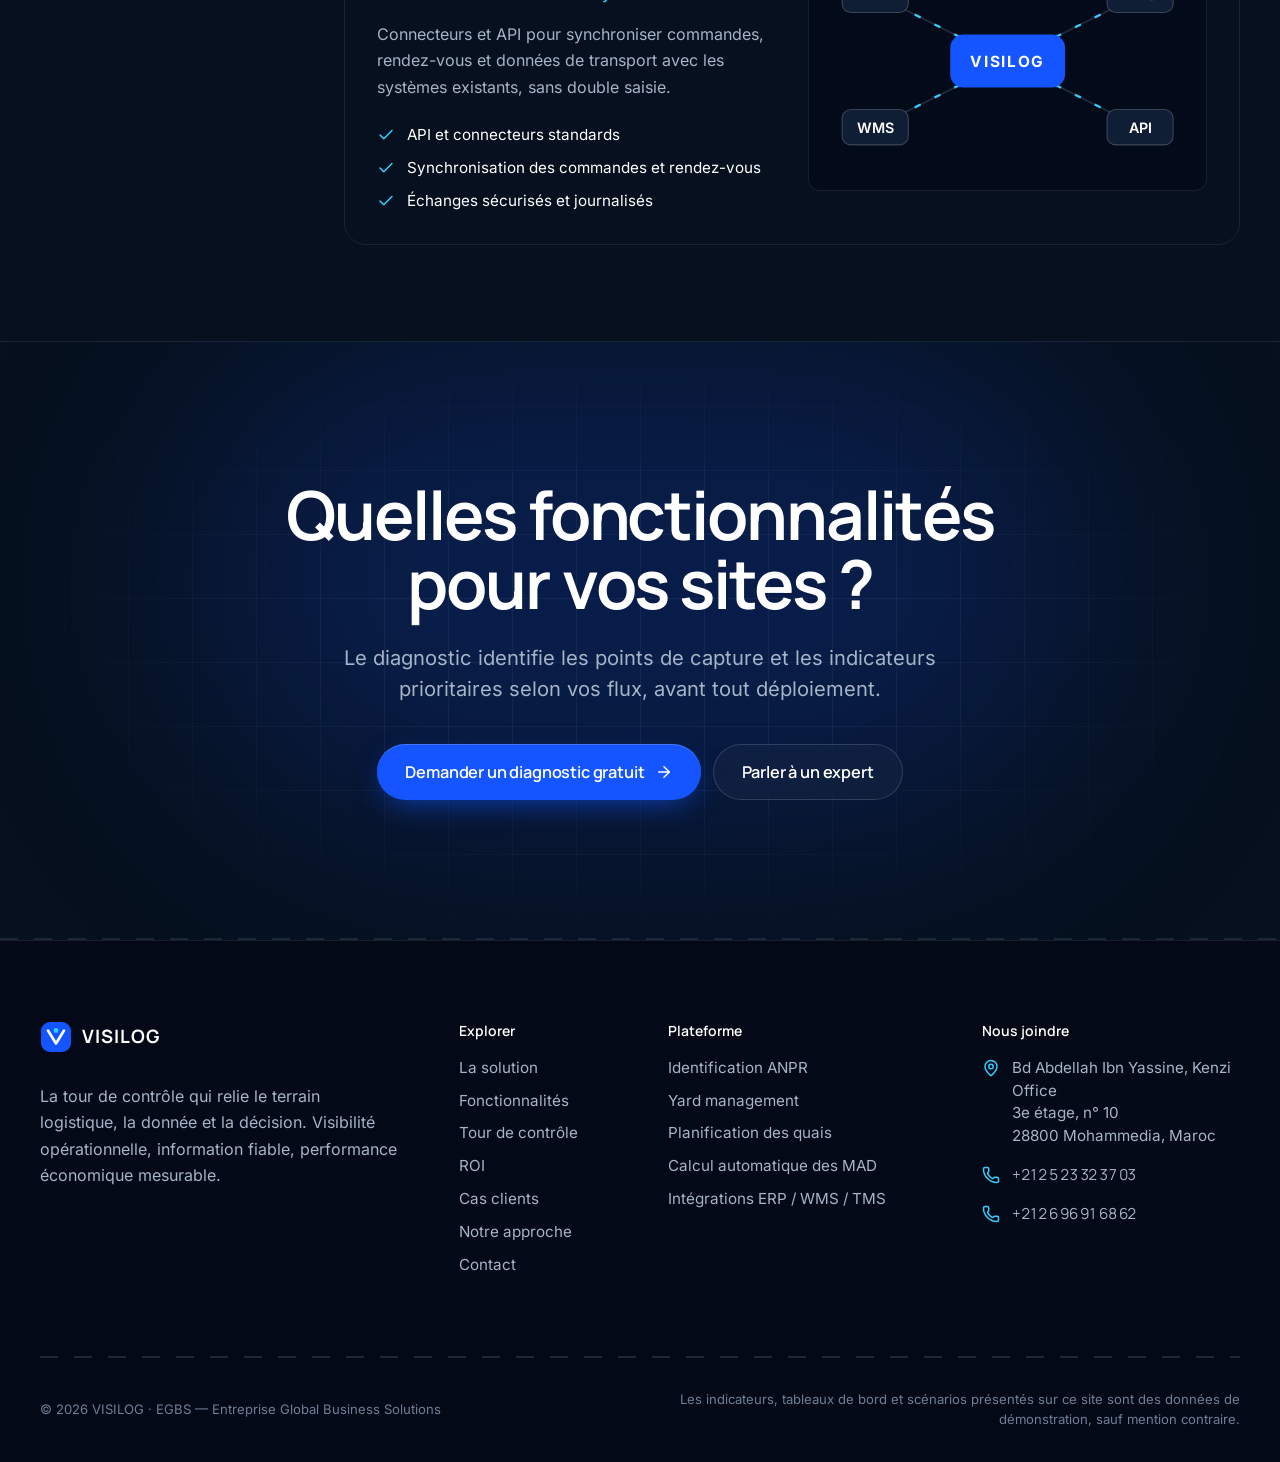
<file: visilog/fonctionnalites/index.html>
<!DOCTYPE html><html lang="fr"><head><meta charSet="utf-8"/><link rel="preconnect" href="/" crossorigin=""/><meta name="viewport" content="width=device-width, initial-scale=1"/><link rel="stylesheet" href="/visilog/_next/static/chunks/0st1fpw-d7l_j.css" data-precedence="next"/><link rel="preload" as="script" fetchPriority="low" href="/visilog/_next/static/chunks/1ckvzn7sfprko.js"/><script src="/visilog/_next/static/chunks/06ti68t6jhm98.js" async=""></script><script src="/visilog/_next/static/chunks/2nii411saqstq.js" async=""></script><script src="/visilog/_next/static/chunks/0ytkjwk_9bvo_.js" async=""></script><script src="/visilog/_next/static/chunks/2kzd2bib-2ux6.js" async=""></script><script src="/visilog/_next/static/chunks/turbopack-0vmwu-t5w6lcb.js" async=""></script><script src="/visilog/_next/static/chunks/1k4j1_pfcbzim.js" async=""></script><script src="/visilog/_next/static/chunks/1upuvyobbcz5n.js" async=""></script><script src="/visilog/_next/static/chunks/42onvq6nokjl2.js" async=""></script><script src="/visilog/_next/static/chunks/2zqwg4uytkmvd.js" async=""></script><script src="/visilog/_next/static/chunks/0e-ctr3lovxym.js" async=""></script><meta name="theme-color" content="#06101E"/><meta name="color-scheme" content="dark"/><title>Fonctionnalités — ANPR, GPS, yard management, quais, MAD, ETA · VISILOG</title><meta name="description" content="Identification ANPR, suivi GPS, yard management, planification des quais, ETA / ETD, calcul automatique des MAD, visibilité multi-sites, alertes, visibilité transport, analytique et intégrations ERP / WMS / TMS."/><meta name="application-name" content="VISILOG"/><meta name="keywords" content="tour de contrôle supply chain,yard management,ANPR,suivi GPS camions,temps de mise à disposition,MAD,planification des quais,visibilité transport,logistique Maroc"/><meta name="robots" content="index, follow"/><link rel="canonical" href="https://issamjido1.github.io/visilog/fonctionnalites/"/><meta property="og:title" content="VISILOG — Votre supply chain sous contrôle, en temps réel"/><meta property="og:description" content="VISILOG est la tour de contrôle supply chain qui rend visibles vos flux physiques : identification ANPR, suivi GPS, yard management, planification des quais et mesure automatique des temps de mise à disposition."/><meta property="og:url" content="https://issamjido1.github.io/visilog/"/><meta property="og:site_name" content="VISILOG"/><meta property="og:locale" content="fr_MA"/><meta property="og:image" content="https://issamjido1.github.io/visilog/opengraph-image?e6baf144f44d5ce7"/><meta property="og:image:type" content="image/png"/><meta property="og:image:width" content="1200"/><meta property="og:image:height" content="630"/><meta property="og:image:alt" content="VISILOG — Votre supply chain. Sous contrôle. En temps réel."/><meta property="og:type" content="website"/><meta name="twitter:card" content="summary_large_image"/><meta name="twitter:title" content="VISILOG — Supply Chain Control Tower"/><meta name="twitter:description" content="VISILOG est la tour de contrôle supply chain qui rend visibles vos flux physiques : identification ANPR, suivi GPS, yard management, planification des quais et mesure automatique des temps de mise à disposition."/><meta name="twitter:image" content="https://issamjido1.github.io/visilog/opengraph-image?e6baf144f44d5ce7"/><meta name="twitter:image:alt" content="VISILOG — Votre supply chain. Sous contrôle. En temps réel."/><meta name="twitter:image:type" content="image/png"/><meta name="twitter:image:width" content="1200"/><meta name="twitter:image:height" content="630"/><link rel="icon" href="/visilog/icon.svg?icon.1_deoazy19fmw.svg" sizes="any" type="image/svg+xml"/><script src="/visilog/_next/static/chunks/0cz1d0mv5g_q7.js" noModule=""></script></head><body class="min-h-dvh overflow-x-clip"><div hidden=""><!--$--><!--/$--></div><a href="#contenu" class="sr-only z-[100] rounded-full bg-white px-4 py-2 text-night focus:not-sr-only focus:fixed focus:left-4 focus:top-4">Aller au contenu</a><header class="fixed inset-x-0 top-0 z-50 transition-[background,border-color,backdrop-filter] duration-500 border-b border-transparent bg-transparent"><div class="shell flex h-[var(--header-h)] items-center justify-between gap-6"><a aria-label="VISILOG — accueil" class="shrink-0 rounded-lg" href="/visilog/"><span class="inline-flex items-center gap-2.5"><svg viewBox="0 0 32 32" class="h-8 w-8" aria-hidden="true"><rect x="1" y="1" width="30" height="30" rx="9" fill="#1455FF"></rect><path d="M8 9.5 16 22.5 24 9.5" fill="none" stroke="#fff" stroke-width="2.6" stroke-linecap="round" stroke-linejoin="round"></path><circle cx="16" cy="9.5" r="2.4" fill="#35CFFF"></circle></svg><span class="font-display text-[1.15rem] font-bold tracking-[0.06em] text-white">VISILOG</span></span></a><nav aria-label="Navigation principale" class="hidden xl:block"><ul class="flex items-center gap-1"><li><a class="relative rounded-full px-3.5 py-2 text-[0.92rem] font-medium transition-colors text-mist hover:text-white" href="/visilog/solution/">La solution</a></li><li><a aria-current="page" class="relative rounded-full px-3.5 py-2 text-[0.92rem] font-medium transition-colors text-white" href="/visilog/fonctionnalites/">Fonctionnalités<span class="absolute inset-x-3.5 -bottom-[1px] h-px bg-cyan"></span></a></li><li><a class="relative rounded-full px-3.5 py-2 text-[0.92rem] font-medium transition-colors text-mist hover:text-white" href="/visilog/tour-de-controle/">Tour de contrôle</a></li><li><a class="relative rounded-full px-3.5 py-2 text-[0.92rem] font-medium transition-colors text-mist hover:text-white" href="/visilog/roi/">ROI</a></li><li><a class="relative rounded-full px-3.5 py-2 text-[0.92rem] font-medium transition-colors text-mist hover:text-white" href="/visilog/cas-clients/">Cas clients</a></li><li><a class="relative rounded-full px-3.5 py-2 text-[0.92rem] font-medium transition-colors text-mist hover:text-white" href="/visilog/approche/">Notre approche</a></li><li><a class="relative rounded-full px-3.5 py-2 text-[0.92rem] font-medium transition-colors text-mist hover:text-white" href="/visilog/contact/">Contact</a></li></ul></nav><div class="flex items-center gap-3"><span class="hidden sm:block"><a class="group relative inline-flex select-none items-center justify-center gap-2.5 whitespace-nowrap rounded-full font-display font-semibold tracking-[-0.01em] transition-[background,color,border-color,box-shadow,transform] duration-300 ease-out-expo disabled:pointer-events-none disabled:opacity-50 bg-royal text-white shadow-[0_10px_30px_-10px_rgba(20,85,255,0.7),inset_0_1px_0_rgba(255,255,255,0.18)] hover:bg-[#2a64ff] hover:shadow-[0_16px_40px_-12px_rgba(20,85,255,0.9),inset_0_1px_0_rgba(255,255,255,0.22)] active:scale-[0.98] h-11 px-5 text-[0.95rem]" href="/visilog/diagnostic/"><span>Diagnostic gratuit</span></a></span><button type="button" aria-expanded="false" aria-controls="menu-mobile" aria-label="Ouvrir le menu" class="inline-flex h-11 w-11 items-center justify-center rounded-full border border-[var(--line-strong)] text-white transition-colors hover:bg-white/5 xl:hidden"><svg xmlns="http://www.w3.org/2000/svg" width="20" height="20" viewBox="0 0 24 24" fill="none" stroke="currentColor" stroke-width="2" stroke-linecap="round" stroke-linejoin="round" class="lucide lucide-menu" aria-hidden="true"><path d="M4 5h16"></path><path d="M4 12h16"></path><path d="M4 19h16"></path></svg></button></div></div></header><main id="contenu"><div class="page-enter"><section class="relative overflow-hidden pb-20 pt-[calc(var(--header-h)+5rem)] md:pb-28"><div class="grid-bg absolute inset-0 opacity-60" aria-hidden="true"></div><div class="absolute -top-40 right-[-10%] h-[520px] w-[720px] rounded-full bg-royal/15 blur-[130px]" aria-hidden="true"></div><div class="shell relative grid gap-12 lg:grid-cols-12 lg:items-end"><div class="lg:col-span-10"><p class="t-kicker mb-5 flex items-center gap-3"><span class="h-px w-8 bg-cyan" aria-hidden="true"></span>Fonctionnalités</p><h1 class="t-h1">Onze fonctionnalités pour un seul objectif : un temps logistique mesuré.</h1><p class="t-lead mt-6 max-w-[60ch]">De la lecture de plaque au portail jusqu&#x27;au rapport de direction, chaque fonctionnalité ajoute une mesure ou une décision à la rotation de vos camions.</p></div></div></section><div class="shell grid gap-10 pb-24 lg:grid-cols-[240px_1fr] lg:gap-16"><aside><nav aria-label="Fonctionnalités" class="sticky top-[calc(var(--header-h)+2rem)] hidden lg:block"><ol class="space-y-0.5 border-l border-[var(--line)]"><li><a href="#anpr" aria-current="location" class="-ml-px flex items-center gap-3 border-l py-2 pl-4 text-[0.9rem] transition-colors border-cyan text-white"><span class="t-num w-5 text-[0.75rem] text-fog">01</span>Identification ANPR</a></li><li><a href="#gps" class="-ml-px flex items-center gap-3 border-l py-2 pl-4 text-[0.9rem] transition-colors border-transparent text-mist hover:text-white"><span class="t-num w-5 text-[0.75rem] text-fog">02</span>Suivi GPS</a></li><li><a href="#yard" class="-ml-px flex items-center gap-3 border-l py-2 pl-4 text-[0.9rem] transition-colors border-transparent text-mist hover:text-white"><span class="t-num w-5 text-[0.75rem] text-fog">03</span>Yard management</a></li><li><a href="#quais" class="-ml-px flex items-center gap-3 border-l py-2 pl-4 text-[0.9rem] transition-colors border-transparent text-mist hover:text-white"><span class="t-num w-5 text-[0.75rem] text-fog">04</span>Planification des quais</a></li><li><a href="#eta" class="-ml-px flex items-center gap-3 border-l py-2 pl-4 text-[0.9rem] transition-colors border-transparent text-mist hover:text-white"><span class="t-num w-5 text-[0.75rem] text-fog">05</span>ETA / ETD</a></li><li><a href="#mad" class="-ml-px flex items-center gap-3 border-l py-2 pl-4 text-[0.9rem] transition-colors border-transparent text-mist hover:text-white"><span class="t-num w-5 text-[0.75rem] text-fog">06</span>Calcul automatique des MAD</a></li><li><a href="#multisite" class="-ml-px flex items-center gap-3 border-l py-2 pl-4 text-[0.9rem] transition-colors border-transparent text-mist hover:text-white"><span class="t-num w-5 text-[0.75rem] text-fog">07</span>Visibilité multi-sites</a></li><li><a href="#alertes" class="-ml-px flex items-center gap-3 border-l py-2 pl-4 text-[0.9rem] transition-colors border-transparent text-mist hover:text-white"><span class="t-num w-5 text-[0.75rem] text-fog">08</span>Alertes en temps réel</a></li><li><a href="#transport" class="-ml-px flex items-center gap-3 border-l py-2 pl-4 text-[0.9rem] transition-colors border-transparent text-mist hover:text-white"><span class="t-num w-5 text-[0.75rem] text-fog">09</span>Visibilité transport</a></li><li><a href="#analytics" class="-ml-px flex items-center gap-3 border-l py-2 pl-4 text-[0.9rem] transition-colors border-transparent text-mist hover:text-white"><span class="t-num w-5 text-[0.75rem] text-fog">10</span>Analytique opérationnelle</a></li><li><a href="#integrations" class="-ml-px flex items-center gap-3 border-l py-2 pl-4 text-[0.9rem] transition-colors border-transparent text-mist hover:text-white"><span class="t-num w-5 text-[0.75rem] text-fog">11</span>Intégrations ERP / WMS / TMS</a></li></ol></nav><nav aria-label="Fonctionnalités" class="sticky top-[var(--header-h)] z-20 -mx-4 border-b border-[var(--line)] bg-night/90 px-4 py-2.5 backdrop-blur-xl lg:hidden"><ol class="scroll-thin flex gap-1.5 overflow-x-auto"><li class="shrink-0"><a id="chip-anpr" href="#anpr" aria-current="location" class="block rounded-full px-3 py-1.5 text-[0.82rem] bg-white text-night">Identification ANPR</a></li><li class="shrink-0"><a id="chip-gps" href="#gps" class="block rounded-full px-3 py-1.5 text-[0.82rem] text-mist">Suivi GPS</a></li><li class="shrink-0"><a id="chip-yard" href="#yard" class="block rounded-full px-3 py-1.5 text-[0.82rem] text-mist">Yard management</a></li><li class="shrink-0"><a id="chip-quais" href="#quais" class="block rounded-full px-3 py-1.5 text-[0.82rem] text-mist">Planification des quais</a></li><li class="shrink-0"><a id="chip-eta" href="#eta" class="block rounded-full px-3 py-1.5 text-[0.82rem] text-mist">ETA / ETD</a></li><li class="shrink-0"><a id="chip-mad" href="#mad" class="block rounded-full px-3 py-1.5 text-[0.82rem] text-mist">Calcul automatique des MAD</a></li><li class="shrink-0"><a id="chip-multisite" href="#multisite" class="block rounded-full px-3 py-1.5 text-[0.82rem] text-mist">Visibilité multi-sites</a></li><li class="shrink-0"><a id="chip-alertes" href="#alertes" class="block rounded-full px-3 py-1.5 text-[0.82rem] text-mist">Alertes en temps réel</a></li><li class="shrink-0"><a id="chip-transport" href="#transport" class="block rounded-full px-3 py-1.5 text-[0.82rem] text-mist">Visibilité transport</a></li><li class="shrink-0"><a id="chip-analytics" href="#analytics" class="block rounded-full px-3 py-1.5 text-[0.82rem] text-mist">Analytique opérationnelle</a></li><li class="shrink-0"><a id="chip-integrations" href="#integrations" class="block rounded-full px-3 py-1.5 text-[0.82rem] text-mist">Intégrations ERP / WMS / TMS</a></li></ol></nav></aside><div class="space-y-6"><section id="anpr" aria-labelledby="anpr-t" class="scroll-mt-[calc(var(--header-h)+5rem)] rounded-[22px] border border-[var(--line)] p-5 sm:p-8 lg:scroll-mt-[calc(var(--header-h)+2rem)]"><div class="grid items-center gap-8 xl:grid-cols-2"><div><p class="text-[0.82rem] text-fog"><span class="t-num mr-2">01</span>Capture</p><h2 id="anpr-t" class="t-h3 mt-3 text-[1.7rem]">Identification ANPR</h2><p class="mt-2 font-medium text-cyan">Chaque entrée et sortie identifiée automatiquement.</p><p class="t-body mt-4">Des caméras de lecture de plaques aux portails horodatent chaque passage, le rapprochent du rendez-vous et du transporteur, sans saisie manuelle ni registre papier.</p><ul class="mt-6 space-y-2.5"><li class="flex gap-3 text-[0.95rem]"><svg xmlns="http://www.w3.org/2000/svg" width="18" height="18" viewBox="0 0 24 24" fill="none" stroke="currentColor" stroke-width="2" stroke-linecap="round" stroke-linejoin="round" class="lucide lucide-check mt-0.5 shrink-0 text-cyan" aria-hidden="true"><path d="M20 6 9 17l-5-5"></path></svg>Lecture des plaques à l&#x27;entrée et à la sortie</li><li class="flex gap-3 text-[0.95rem]"><svg xmlns="http://www.w3.org/2000/svg" width="18" height="18" viewBox="0 0 24 24" fill="none" stroke="currentColor" stroke-width="2" stroke-linecap="round" stroke-linejoin="round" class="lucide lucide-check mt-0.5 shrink-0 text-cyan" aria-hidden="true"><path d="M20 6 9 17l-5-5"></path></svg>Rapprochement automatique avec le rendez-vous</li><li class="flex gap-3 text-[0.95rem]"><svg xmlns="http://www.w3.org/2000/svg" width="18" height="18" viewBox="0 0 24 24" fill="none" stroke="currentColor" stroke-width="2" stroke-linecap="round" stroke-linejoin="round" class="lucide lucide-check mt-0.5 shrink-0 text-cyan" aria-hidden="true"><path d="M20 6 9 17l-5-5"></path></svg>Historique horodaté et opposable</li></ul></div><div class="h-[260px]"><div class="relative h-full w-full"><div class="relative h-full min-h-[220px] w-full overflow-hidden rounded-xl border border-[var(--line)] bg-abyss/70"><div class="absolute inset-0 bg-[radial-gradient(ellipse_at_50%_60%,rgba(53,207,255,0.08),transparent_70%)]"></div><div class="absolute inset-x-[14%] top-[22%] bottom-[30%] rounded-md border border-white/10 bg-[#0b1626]"><div class="absolute left-1/2 top-[38%] -translate-x-1/2"><div class="relative rounded-md border-2 border-[#1d2a3c] bg-white px-3 py-1.5 shadow-[0_0_30px_rgba(53,207,255,0.25)]"><span class="t-plate whitespace-nowrap text-[1.05rem] font-bold tracking-wider text-night">48213 | A | 6</span><span class="absolute -inset-2.5 rounded border border-cyan" aria-hidden="true"></span><span class="absolute -inset-2.5 overflow-hidden rounded" aria-hidden="true"><span class="absolute inset-x-0 h-1/2 bg-gradient-to-b from-transparent via-cyan/40 to-transparent" style="animation:scan 1.8s ease-in-out infinite alternate"></span></span></div></div></div><div class="absolute inset-x-3 bottom-3 flex items-center justify-between rounded-lg bg-white/[0.04] px-3 py-2 text-[0.72rem]"><span class="text-mist">Portail A · entrée</span><span class="t-num text-white">14:32:07</span><span class="text-ok">Rendez-vous trouvé</span></div></div></div></div></div></section><section id="gps" aria-labelledby="gps-t" class="scroll-mt-[calc(var(--header-h)+5rem)] rounded-[22px] border border-[var(--line)] p-5 sm:p-8 lg:scroll-mt-[calc(var(--header-h)+2rem)]"><div class="grid items-center gap-8 xl:grid-cols-2 xl:[&amp;&gt;*:first-child]:order-2"><div><p class="text-[0.82rem] text-fog"><span class="t-num mr-2">02</span>Capture</p><h2 id="gps-t" class="t-h3 mt-3 text-[1.7rem]">Suivi GPS</h2><p class="mt-2 font-medium text-cyan">Les arrivées anticipées avant le portail.</p><p class="t-body mt-4">Les positions des véhicules en approche remontent depuis les boîtiers télématiques ou une application chauffeur. Le site sait qui arrive, et quand.</p><ul class="mt-6 space-y-2.5"><li class="flex gap-3 text-[0.95rem]"><svg xmlns="http://www.w3.org/2000/svg" width="18" height="18" viewBox="0 0 24 24" fill="none" stroke="currentColor" stroke-width="2" stroke-linecap="round" stroke-linejoin="round" class="lucide lucide-check mt-0.5 shrink-0 text-cyan" aria-hidden="true"><path d="M20 6 9 17l-5-5"></path></svg>Positions en temps réel des véhicules en approche</li><li class="flex gap-3 text-[0.95rem]"><svg xmlns="http://www.w3.org/2000/svg" width="18" height="18" viewBox="0 0 24 24" fill="none" stroke="currentColor" stroke-width="2" stroke-linecap="round" stroke-linejoin="round" class="lucide lucide-check mt-0.5 shrink-0 text-cyan" aria-hidden="true"><path d="M20 6 9 17l-5-5"></path></svg>Géorepérage des sites et des zones</li><li class="flex gap-3 text-[0.95rem]"><svg xmlns="http://www.w3.org/2000/svg" width="18" height="18" viewBox="0 0 24 24" fill="none" stroke="currentColor" stroke-width="2" stroke-linecap="round" stroke-linejoin="round" class="lucide lucide-check mt-0.5 shrink-0 text-cyan" aria-hidden="true"><path d="M20 6 9 17l-5-5"></path></svg>Compatible boîtiers télématiques et smartphone</li></ul></div><div class="h-[260px]"><div class="relative h-full w-full"><div class="relative h-full min-h-[220px] w-full overflow-hidden rounded-xl border border-[var(--line)] bg-abyss/70"><svg viewBox="0 0 360 220" class="absolute inset-0 h-full w-full" aria-hidden="true"><defs><pattern id="dots" width="14" height="14" patternUnits="userSpaceOnUse"><circle cx="1" cy="1" r="1" fill="rgba(166,180,199,0.12)"></circle></pattern></defs><rect width="360" height="220" fill="url(#dots)"></rect><path d="M30 170 C 80 160, 90 110, 140 104 S 210 60, 250 70 S 300 40, 330 36" fill="none" stroke="rgba(166,180,199,0.25)" stroke-width="2"></path><path d="M30 170 C 80 160, 90 110, 140 104 S 210 60, 250 70 S 300 40, 330 36" fill="none" stroke="#35cfff" stroke-width="2.5" class="flow"></path><circle cx="330" cy="36" r="22" fill="rgba(53,207,255,0.06)" stroke="rgba(53,207,255,0.5)" stroke-dasharray="3 4"></circle><circle cx="330" cy="36" r="4" fill="#fff"></circle><circle cx="30" cy="170" r="4" fill="#5a62f5"></circle><g><circle r="7" fill="#35cfff" stroke="#06101e" stroke-width="2.5"><animateMotion dur="7s" repeatCount="indefinite" path="M30 170 C 80 160, 90 110, 140 104 S 210 60, 250 70 S 300 40, 330 36"></animateMotion></circle></g></svg><div class="absolute bottom-3 left-3 rounded-lg bg-night/80 px-3 py-2 text-[0.72rem] backdrop-blur"><div class="t-plate text-white">27740-B-1</div><div class="text-mist">à 12 km · ETA 14:48</div></div></div></div></div></div></section><section id="yard" aria-labelledby="yard-t" class="scroll-mt-[calc(var(--header-h)+5rem)] rounded-[22px] border border-[var(--line)] p-5 sm:p-8 lg:scroll-mt-[calc(var(--header-h)+2rem)]"><div class="grid items-center gap-8 xl:grid-cols-2"><div><p class="text-[0.82rem] text-fog"><span class="t-num mr-2">03</span>Pilotage</p><h2 id="yard-t" class="t-h3 mt-3 text-[1.7rem]">Yard management</h2><p class="mt-2 font-medium text-cyan">Une cour lisible, zone par zone.</p><p class="t-body mt-4">Cartographie vivante de la cour : zones d&#x27;attente, parkings, mouvements internes et file d&#x27;appel vers les quais. Chacun sait où se trouve chaque camion.</p><ul class="mt-6 space-y-2.5"><li class="flex gap-3 text-[0.95rem]"><svg xmlns="http://www.w3.org/2000/svg" width="18" height="18" viewBox="0 0 24 24" fill="none" stroke="currentColor" stroke-width="2" stroke-linecap="round" stroke-linejoin="round" class="lucide lucide-check mt-0.5 shrink-0 text-cyan" aria-hidden="true"><path d="M20 6 9 17l-5-5"></path></svg>Plan de cour et occupation des zones</li><li class="flex gap-3 text-[0.95rem]"><svg xmlns="http://www.w3.org/2000/svg" width="18" height="18" viewBox="0 0 24 24" fill="none" stroke="currentColor" stroke-width="2" stroke-linecap="round" stroke-linejoin="round" class="lucide lucide-check mt-0.5 shrink-0 text-cyan" aria-hidden="true"><path d="M20 6 9 17l-5-5"></path></svg>File d&#x27;appel vers les quais</li><li class="flex gap-3 text-[0.95rem]"><svg xmlns="http://www.w3.org/2000/svg" width="18" height="18" viewBox="0 0 24 24" fill="none" stroke="currentColor" stroke-width="2" stroke-linecap="round" stroke-linejoin="round" class="lucide lucide-check mt-0.5 shrink-0 text-cyan" aria-hidden="true"><path d="M20 6 9 17l-5-5"></path></svg>Mouvements internes tracés</li></ul></div><div class="h-[260px]"><div class="relative h-full w-full"><div class="relative h-full min-h-[220px] w-full overflow-hidden rounded-xl border border-[var(--line)] bg-abyss/70 p-4"><div class="grid grid-cols-9 gap-1.5"><div class="h-12 rounded bg-c2/40 ring-1 ring-c2"></div><div class="h-12 rounded bg-c2/40 ring-1 ring-c2"></div><div class="h-12 rounded bg-ok/15 ring-1 ring-ok/50"></div><div class="h-12 rounded bg-c2/40 ring-1 ring-c2"></div><div class="h-12 rounded bg-white/[0.04]"></div><div class="h-12 rounded bg-c2/40 ring-1 ring-c2"></div><div class="h-12 rounded bg-ok/15 ring-1 ring-ok/50"></div><div class="h-12 rounded bg-c2/40 ring-1 ring-c2"></div><div class="h-12 rounded bg-c2/40 ring-1 ring-c2"></div></div><div class="mt-2 flex justify-between text-[0.65rem] text-fog"><span>Quais</span><span>Q01 → Q09</span></div><div class="mt-4 grid grid-cols-10 gap-1.5"><div class="h-14 rounded bg-[#dfe5ec]"></div><div class="h-14 rounded bg-[#dfe5ec]"></div><div class="h-14 rounded bg-[#dfe5ec]"></div><div class="h-14 rounded bg-[#dfe5ec]"></div><div class="h-14 rounded bg-[#dfe5ec]"></div><div class="h-14 rounded bg-[#dfe5ec]"></div><div class="h-14 rounded border border-dashed border-white/15"></div><div class="h-14 rounded border border-dashed border-white/15"></div><div class="h-14 rounded border border-dashed border-white/15"></div><div class="h-14 rounded border border-dashed border-white/15"></div></div><div class="mt-2 flex justify-between text-[0.65rem] text-fog"><span>Zone d&#x27;attente</span><span class="text-warn">6 / 10 places</span></div></div></div></div></div></section><section id="quais" aria-labelledby="quais-t" class="scroll-mt-[calc(var(--header-h)+5rem)] rounded-[22px] border border-[var(--line)] p-5 sm:p-8 lg:scroll-mt-[calc(var(--header-h)+2rem)]"><div class="grid items-center gap-8 xl:grid-cols-2 xl:[&amp;&gt;*:first-child]:order-2"><div><p class="text-[0.82rem] text-fog"><span class="t-num mr-2">04</span>Pilotage</p><h2 id="quais-t" class="t-h3 mt-3 text-[1.7rem]">Planification des quais</h2><p class="mt-2 font-medium text-cyan">Des rendez-vous tenus, des quais occupés au bon moment.</p><p class="t-body mt-4">Prise de rendez-vous, affectation des quais et réordonnancement en temps réel selon les arrivées effectives et les priorités de production.</p><ul class="mt-6 space-y-2.5"><li class="flex gap-3 text-[0.95rem]"><svg xmlns="http://www.w3.org/2000/svg" width="18" height="18" viewBox="0 0 24 24" fill="none" stroke="currentColor" stroke-width="2" stroke-linecap="round" stroke-linejoin="round" class="lucide lucide-check mt-0.5 shrink-0 text-cyan" aria-hidden="true"><path d="M20 6 9 17l-5-5"></path></svg>Prise de rendez-vous transporteurs</li><li class="flex gap-3 text-[0.95rem]"><svg xmlns="http://www.w3.org/2000/svg" width="18" height="18" viewBox="0 0 24 24" fill="none" stroke="currentColor" stroke-width="2" stroke-linecap="round" stroke-linejoin="round" class="lucide lucide-check mt-0.5 shrink-0 text-cyan" aria-hidden="true"><path d="M20 6 9 17l-5-5"></path></svg>Affectation et réaffectation des quais</li><li class="flex gap-3 text-[0.95rem]"><svg xmlns="http://www.w3.org/2000/svg" width="18" height="18" viewBox="0 0 24 24" fill="none" stroke="currentColor" stroke-width="2" stroke-linecap="round" stroke-linejoin="round" class="lucide lucide-check mt-0.5 shrink-0 text-cyan" aria-hidden="true"><path d="M20 6 9 17l-5-5"></path></svg>Vue planning par créneau et par quai</li></ul></div><div class="h-[260px]"><div class="relative h-full w-full"><div class="relative h-full min-h-[220px] w-full overflow-hidden rounded-xl border border-[var(--line)] bg-abyss/70 p-4"><div class="space-y-2"><div class="flex items-center gap-2"><span class="t-num w-7 text-[0.68rem] text-fog">Q0<!-- -->1</span><div class="flex h-7 flex-1 gap-1"><div style="flex-grow:10" class="rounded bg-white/[0.08]"></div><div style="flex-grow:22" class="rounded bg-transparent"></div><div style="flex-grow:40" class="rounded bg-c1/45"></div><div style="flex-grow:18" class="rounded bg-transparent"></div></div></div><div class="flex items-center gap-2"><span class="t-num w-7 text-[0.68rem] text-fog">Q0<!-- -->2</span><div class="flex h-7 flex-1 gap-1"><div style="flex-grow:5" class="rounded bg-white/[0.08]"></div><div style="flex-grow:30" class="rounded bg-transparent"></div><div style="flex-grow:15" class="rounded bg-c1/45"></div><div style="flex-grow:28" class="rounded bg-transparent"></div></div></div><div class="flex items-center gap-2"><span class="t-num w-7 text-[0.68rem] text-fog">Q0<!-- -->3</span><div class="flex h-7 flex-1 gap-1"><div style="flex-grow:25" class="rounded bg-white/[0.08]"></div><div style="flex-grow:18" class="rounded bg-transparent"></div><div style="flex-grow:30" class="rounded bg-crit/40 ring-1 ring-crit/70"></div><div style="flex-grow:12" class="rounded bg-transparent"></div></div></div><div class="flex items-center gap-2"><span class="t-num w-7 text-[0.68rem] text-fog">Q0<!-- -->4</span><div class="flex h-7 flex-1 gap-1"><div style="flex-grow:12" class="rounded bg-white/[0.08]"></div><div style="flex-grow:14" class="rounded bg-transparent"></div><div style="flex-grow:20" class="rounded bg-c1/45"></div><div style="flex-grow:34" class="rounded bg-transparent"></div></div></div><div class="flex items-center gap-2"><span class="t-num w-7 text-[0.68rem] text-fog">Q0<!-- -->5</span><div class="flex h-7 flex-1 gap-1"><div style="flex-grow:30" class="rounded bg-white/[0.08]"></div><div style="flex-grow:25" class="rounded bg-transparent"></div><div style="flex-grow:10" class="rounded bg-c1/45"></div><div style="flex-grow:20" class="rounded bg-transparent"></div></div></div></div><div class="absolute inset-y-3 left-[54%] w-px bg-cyan" aria-hidden="true"></div><div class="absolute bottom-3 left-4 right-4 flex justify-between text-[0.65rem] text-fog"><span>8 h</span><span>12 h</span><span>16 h</span></div></div></div></div></div></section><section id="eta" aria-labelledby="eta-t" class="scroll-mt-[calc(var(--header-h)+5rem)] rounded-[22px] border border-[var(--line)] p-5 sm:p-8 lg:scroll-mt-[calc(var(--header-h)+2rem)]"><div class="grid items-center gap-8 xl:grid-cols-2"><div><p class="text-[0.82rem] text-fog"><span class="t-num mr-2">05</span>Intelligence</p><h2 id="eta-t" class="t-h3 mt-3 text-[1.7rem]">ETA / ETD</h2><p class="mt-2 font-medium text-cyan">Des heures prévues qui se mettent à jour seules.</p><p class="t-body mt-4">Heures d&#x27;arrivée et de départ estimées, recalculées en continu à partir des positions GPS, de l&#x27;état du site et de l&#x27;historique des rotations.</p><ul class="mt-6 space-y-2.5"><li class="flex gap-3 text-[0.95rem]"><svg xmlns="http://www.w3.org/2000/svg" width="18" height="18" viewBox="0 0 24 24" fill="none" stroke="currentColor" stroke-width="2" stroke-linecap="round" stroke-linejoin="round" class="lucide lucide-check mt-0.5 shrink-0 text-cyan" aria-hidden="true"><path d="M20 6 9 17l-5-5"></path></svg>ETA recalculée en continu</li><li class="flex gap-3 text-[0.95rem]"><svg xmlns="http://www.w3.org/2000/svg" width="18" height="18" viewBox="0 0 24 24" fill="none" stroke="currentColor" stroke-width="2" stroke-linecap="round" stroke-linejoin="round" class="lucide lucide-check mt-0.5 shrink-0 text-cyan" aria-hidden="true"><path d="M20 6 9 17l-5-5"></path></svg>ETD selon l&#x27;avancement au quai</li><li class="flex gap-3 text-[0.95rem]"><svg xmlns="http://www.w3.org/2000/svg" width="18" height="18" viewBox="0 0 24 24" fill="none" stroke="currentColor" stroke-width="2" stroke-linecap="round" stroke-linejoin="round" class="lucide lucide-check mt-0.5 shrink-0 text-cyan" aria-hidden="true"><path d="M20 6 9 17l-5-5"></path></svg>Écart prévu / réel par transporteur</li></ul></div><div class="h-[260px]"><div class="relative h-full w-full"><div class="relative h-full min-h-[220px] w-full overflow-hidden rounded-xl border border-[var(--line)] bg-abyss/70 flex flex-col justify-center p-5"><div class="text-[0.72rem] text-mist">Arrivée estimée</div><div class="t-num mt-1 text-[2.4rem] font-semibold leading-none">14:48</div><div class="mt-1 text-[0.8rem] text-warn">+18 min par rapport au rendez-vous</div><div class="relative mt-7 h-10"><div class="absolute inset-x-0 top-4 h-[2px] bg-white/10"></div><div class="absolute left-0 top-4 h-[2px] w-[62%] bg-c1"></div><div class="absolute top-2.5 -translate-x-1/2 text-center" style="left:0%"><span class="mx-auto block h-3 w-3 rounded-full border-2 border-night bg-c1"></span><span class="mt-1 block whitespace-nowrap text-[0.62rem] text-fog">Départ</span></div><div class="absolute top-2.5 -translate-x-1/2 text-center" style="left:74%"><span class="mx-auto block h-3 w-3 rounded-full border-2 border-night bg-mist"></span><span class="mt-1 block whitespace-nowrap text-[0.62rem] text-fog">RDV 14:30</span></div><div class="absolute top-2.5 -translate-x-1/2 text-center" style="left:88%"><span class="mx-auto block h-3 w-3 rounded-full border-2 border-night bg-warn"></span><span class="mt-1 block whitespace-nowrap text-[0.62rem] text-fog">ETA</span></div><div class="absolute top-2 -translate-x-1/2" style="left:62%"><span class="block h-4 w-4 rounded-full border-2 border-night bg-cyan"></span></div></div></div></div></div></div></section><section id="mad" aria-labelledby="mad-t" class="scroll-mt-[calc(var(--header-h)+5rem)] rounded-[22px] border border-[var(--line)] p-5 sm:p-8 lg:scroll-mt-[calc(var(--header-h)+2rem)]"><div class="grid items-center gap-8 xl:grid-cols-2 xl:[&amp;&gt;*:first-child]:order-2"><div><p class="text-[0.82rem] text-fog"><span class="t-num mr-2">06</span>Intelligence</p><h2 id="mad-t" class="t-h3 mt-3 text-[1.7rem]">Calcul automatique des MAD</h2><p class="mt-2 font-medium text-cyan">Le temps de mise à disposition, mesuré et justifié.</p><p class="t-body mt-4">Le temps de mise à disposition de chaque camion est mesuré de l&#x27;entrée à la sortie et décomposé par étape : portail, attente, mise à quai, chargement. Une base factuelle pour vos échanges avec les transporteurs.</p><ul class="mt-6 space-y-2.5"><li class="flex gap-3 text-[0.95rem]"><svg xmlns="http://www.w3.org/2000/svg" width="18" height="18" viewBox="0 0 24 24" fill="none" stroke="currentColor" stroke-width="2" stroke-linecap="round" stroke-linejoin="round" class="lucide lucide-check mt-0.5 shrink-0 text-cyan" aria-hidden="true"><path d="M20 6 9 17l-5-5"></path></svg>Décomposition par étape de la rotation</li><li class="flex gap-3 text-[0.95rem]"><svg xmlns="http://www.w3.org/2000/svg" width="18" height="18" viewBox="0 0 24 24" fill="none" stroke="currentColor" stroke-width="2" stroke-linecap="round" stroke-linejoin="round" class="lucide lucide-check mt-0.5 shrink-0 text-cyan" aria-hidden="true"><path d="M20 6 9 17l-5-5"></path></svg>Seuils contractuels paramétrables</li><li class="flex gap-3 text-[0.95rem]"><svg xmlns="http://www.w3.org/2000/svg" width="18" height="18" viewBox="0 0 24 24" fill="none" stroke="currentColor" stroke-width="2" stroke-linecap="round" stroke-linejoin="round" class="lucide lucide-check mt-0.5 shrink-0 text-cyan" aria-hidden="true"><path d="M20 6 9 17l-5-5"></path></svg>Export pour rapprochement de factures</li></ul></div><div class="h-[260px]"><div class="relative h-full w-full"><div class="relative h-full min-h-[220px] w-full overflow-hidden rounded-xl border border-[var(--line)] bg-abyss/70 p-5"><div class="flex items-baseline justify-between"><span class="text-[0.72rem] text-mist">MAD mesuré · 61902-D-33</span><span class="t-num text-[1.5rem] font-semibold">1 h <!-- -->36</span></div><div class="mt-4 flex h-9 gap-[2px] overflow-hidden rounded-md"><div style="flex-grow:6" class="bg-c2/70"></div><div style="flex-grow:41;background:repeating-linear-gradient(135deg, rgba(240,82,79,0.75) 0 4px, rgba(240,82,79,0.3) 4px 8px)" class=""></div><div style="flex-grow:7" class="bg-c2/70"></div><div style="flex-grow:33" class="bg-c1"></div><div style="flex-grow:9" class="bg-c2/70"></div></div><ul class="mt-4 grid grid-cols-2 gap-x-4 gap-y-1.5 text-[0.72rem]"><li class="flex justify-between"><span class="text-mist">Portail</span><span class="t-num text-white">6<!-- --> min</span></li><li class="flex justify-between"><span class="text-mist">Attente</span><span class="t-num text-crit">41<!-- --> min</span></li><li class="flex justify-between"><span class="text-mist">Mise à quai</span><span class="t-num text-white">7<!-- --> min</span></li><li class="flex justify-between"><span class="text-mist">Chargement</span><span class="t-num text-white">33<!-- --> min</span></li><li class="flex justify-between"><span class="text-mist">Sortie</span><span class="t-num text-white">9<!-- --> min</span></li><li class="flex justify-between"><span class="text-mist">Seuil contractuel</span><span class="t-num text-white">90 min</span></li></ul></div></div></div></div></section><section id="multisite" aria-labelledby="multisite-t" class="scroll-mt-[calc(var(--header-h)+5rem)] rounded-[22px] border border-[var(--line)] p-5 sm:p-8 lg:scroll-mt-[calc(var(--header-h)+2rem)]"><div class="grid items-center gap-8 xl:grid-cols-2"><div><p class="text-[0.82rem] text-fog"><span class="t-num mr-2">07</span>Pilotage</p><h2 id="multisite-t" class="t-h3 mt-3 text-[1.7rem]">Visibilité multi-sites</h2><p class="mt-2 font-medium text-cyan">Le réseau entier, comparé sur les mêmes indicateurs.</p><p class="t-body mt-4">Indicateurs consolidés pour l&#x27;ensemble des sites, avec comparaison entre plateformes et exploration jusqu&#x27;au quai et au véhicule.</p><ul class="mt-6 space-y-2.5"><li class="flex gap-3 text-[0.95rem]"><svg xmlns="http://www.w3.org/2000/svg" width="18" height="18" viewBox="0 0 24 24" fill="none" stroke="currentColor" stroke-width="2" stroke-linecap="round" stroke-linejoin="round" class="lucide lucide-check mt-0.5 shrink-0 text-cyan" aria-hidden="true"><path d="M20 6 9 17l-5-5"></path></svg>Vue réseau consolidée</li><li class="flex gap-3 text-[0.95rem]"><svg xmlns="http://www.w3.org/2000/svg" width="18" height="18" viewBox="0 0 24 24" fill="none" stroke="currentColor" stroke-width="2" stroke-linecap="round" stroke-linejoin="round" class="lucide lucide-check mt-0.5 shrink-0 text-cyan" aria-hidden="true"><path d="M20 6 9 17l-5-5"></path></svg>Comparaison entre sites</li><li class="flex gap-3 text-[0.95rem]"><svg xmlns="http://www.w3.org/2000/svg" width="18" height="18" viewBox="0 0 24 24" fill="none" stroke="currentColor" stroke-width="2" stroke-linecap="round" stroke-linejoin="round" class="lucide lucide-check mt-0.5 shrink-0 text-cyan" aria-hidden="true"><path d="M20 6 9 17l-5-5"></path></svg>Exploration jusqu&#x27;au quai</li></ul></div><div class="h-[260px]"><div class="relative h-full w-full"><div class="relative h-full min-h-[220px] w-full overflow-hidden rounded-xl border border-[var(--line)] bg-abyss/70 p-4"><ul class="space-y-3"><li class="flex items-center gap-3"><span class="text-ok"><svg width="10" height="10" viewBox="0 0 10 10" aria-hidden="true"><circle cx="5" cy="5" r="4" fill="currentColor"></circle></svg></span><span class="w-24 text-[0.8rem] text-white">Casablanca</span><span class="flex h-7 flex-1 items-end gap-1"><span class="flex-1 rounded-sm bg-c1/70" style="height:50%"></span><span class="flex-1 rounded-sm bg-c1/70" style="height:70%"></span><span class="flex-1 rounded-sm bg-c1/70" style="height:60%"></span><span class="flex-1 rounded-sm bg-c1/70" style="height:80%"></span><span class="flex-1 rounded-sm bg-c1/70" style="height:70%"></span><span class="flex-1 rounded-sm bg-c1/70" style="height:90%"></span><span class="flex-1 rounded-sm bg-c1/70" style="height:80%"></span></span></li><li class="flex items-center gap-3"><span class="text-warn"><svg width="10" height="10" viewBox="0 0 10 10" aria-hidden="true"><path d="M5 1 9.2 9H.8z" fill="currentColor"></path></svg></span><span class="w-24 text-[0.8rem] text-white">Mohammedia</span><span class="flex h-7 flex-1 items-end gap-1"><span class="flex-1 rounded-sm bg-c1/70" style="height:60%"></span><span class="flex-1 rounded-sm bg-c1/70" style="height:50%"></span><span class="flex-1 rounded-sm bg-c1/70" style="height:70%"></span><span class="flex-1 rounded-sm bg-c1/70" style="height:60%"></span><span class="flex-1 rounded-sm bg-c1/70" style="height:80%"></span><span class="flex-1 rounded-sm bg-c1/70" style="height:70%"></span><span class="flex-1 rounded-sm bg-c1/70" style="height:90%"></span></span></li><li class="flex items-center gap-3"><span class="text-ok"><svg width="10" height="10" viewBox="0 0 10 10" aria-hidden="true"><circle cx="5" cy="5" r="4" fill="currentColor"></circle></svg></span><span class="w-24 text-[0.8rem] text-white">Tanger Med</span><span class="flex h-7 flex-1 items-end gap-1"><span class="flex-1 rounded-sm bg-c1/70" style="height:70%"></span><span class="flex-1 rounded-sm bg-c1/70" style="height:80%"></span><span class="flex-1 rounded-sm bg-c1/70" style="height:70%"></span><span class="flex-1 rounded-sm bg-c1/70" style="height:90%"></span><span class="flex-1 rounded-sm bg-c1/70" style="height:80%"></span><span class="flex-1 rounded-sm bg-c1/70" style="height:90%"></span><span class="flex-1 rounded-sm bg-c1/70" style="height:90%"></span></span></li><li class="flex items-center gap-3"><span class="text-crit"><svg width="10" height="10" viewBox="0 0 10 10" aria-hidden="true"><rect x="1.2" y="1.2" width="7.6" height="7.6" rx="1" fill="currentColor"></rect></svg></span><span class="w-24 text-[0.8rem] text-white">Fès</span><span class="flex h-7 flex-1 items-end gap-1"><span class="flex-1 rounded-sm bg-c1/70" style="height:40%"></span><span class="flex-1 rounded-sm bg-c1/70" style="height:60%"></span><span class="flex-1 rounded-sm bg-c1/70" style="height:50%"></span><span class="flex-1 rounded-sm bg-c1/70" style="height:40%"></span><span class="flex-1 rounded-sm bg-c1/70" style="height:60%"></span><span class="flex-1 rounded-sm bg-c1/70" style="height:50%"></span><span class="flex-1 rounded-sm bg-c1/70" style="height:40%"></span></span></li></ul></div></div></div></div></section><section id="alertes" aria-labelledby="alertes-t" class="scroll-mt-[calc(var(--header-h)+5rem)] rounded-[22px] border border-[var(--line)] p-5 sm:p-8 lg:scroll-mt-[calc(var(--header-h)+2rem)]"><div class="grid items-center gap-8 xl:grid-cols-2 xl:[&amp;&gt;*:first-child]:order-2"><div><p class="text-[0.82rem] text-fog"><span class="t-num mr-2">08</span>Intelligence</p><h2 id="alertes-t" class="t-h3 mt-3 text-[1.7rem]">Alertes en temps réel</h2><p class="mt-2 font-medium text-cyan">L&#x27;écart signalé avant qu&#x27;il ne coûte.</p><p class="t-body mt-4">Seuils configurables sur l&#x27;attente, les retards, les quais bloqués ou les rendez-vous manqués. Les bonnes équipes sont notifiées au bon moment.</p><ul class="mt-6 space-y-2.5"><li class="flex gap-3 text-[0.95rem]"><svg xmlns="http://www.w3.org/2000/svg" width="18" height="18" viewBox="0 0 24 24" fill="none" stroke="currentColor" stroke-width="2" stroke-linecap="round" stroke-linejoin="round" class="lucide lucide-check mt-0.5 shrink-0 text-cyan" aria-hidden="true"><path d="M20 6 9 17l-5-5"></path></svg>Règles d&#x27;alerte paramétrables</li><li class="flex gap-3 text-[0.95rem]"><svg xmlns="http://www.w3.org/2000/svg" width="18" height="18" viewBox="0 0 24 24" fill="none" stroke="currentColor" stroke-width="2" stroke-linecap="round" stroke-linejoin="round" class="lucide lucide-check mt-0.5 shrink-0 text-cyan" aria-hidden="true"><path d="M20 6 9 17l-5-5"></path></svg>Escalade par niveau de criticité</li><li class="flex gap-3 text-[0.95rem]"><svg xmlns="http://www.w3.org/2000/svg" width="18" height="18" viewBox="0 0 24 24" fill="none" stroke="currentColor" stroke-width="2" stroke-linecap="round" stroke-linejoin="round" class="lucide lucide-check mt-0.5 shrink-0 text-cyan" aria-hidden="true"><path d="M20 6 9 17l-5-5"></path></svg>Historique des alertes et des actions</li></ul></div><div class="h-[260px]"><div class="relative h-full w-full"><div class="relative h-full min-h-[220px] w-full overflow-hidden rounded-xl border border-[var(--line)] bg-abyss/70 flex flex-col justify-center gap-2.5 p-4"><div class="flex items-start gap-3 rounded-lg border bg-night/80 px-3 py-2.5 border-crit/40 text-crit" style="margin-left:0;opacity:1"><span class="mt-0.5"><svg width="10" height="10" viewBox="0 0 10 10" aria-hidden="true"><rect x="1.2" y="1.2" width="7.6" height="7.6" rx="1" fill="currentColor"></rect></svg></span><span><span class="block text-[0.8rem] font-semibold text-white">Attente &gt; 60 min</span><span class="block text-[0.72rem] text-mist">61902-D-33 · zone B · 74 min</span></span></div><div class="flex items-start gap-3 rounded-lg border bg-night/80 px-3 py-2.5 border-warn/40 text-warn" style="margin-left:10px;opacity:0.8200000000000001"><span class="mt-0.5"><svg width="10" height="10" viewBox="0 0 10 10" aria-hidden="true"><path d="M5 1 9.2 9H.8z" fill="currentColor"></path></svg></span><span><span class="block text-[0.8rem] font-semibold text-white">Quai bloqué</span><span class="block text-[0.72rem] text-mist">Q03 · dépassement de 22 min</span></span></div><div class="flex items-start gap-3 rounded-lg border bg-night/80 px-3 py-2.5 border-warn/40 text-warn" style="margin-left:20px;opacity:0.64"><span class="mt-0.5"><svg width="10" height="10" viewBox="0 0 10 10" aria-hidden="true"><path d="M5 1 9.2 9H.8z" fill="currentColor"></path></svg></span><span><span class="block text-[0.8rem] font-semibold text-white">Rendez-vous manqué</span><span class="block text-[0.72rem] text-mist">Transporteur D · créneau 14 h 30</span></span></div></div></div></div></div></section><section id="transport" aria-labelledby="transport-t" class="scroll-mt-[calc(var(--header-h)+5rem)] rounded-[22px] border border-[var(--line)] p-5 sm:p-8 lg:scroll-mt-[calc(var(--header-h)+2rem)]"><div class="grid items-center gap-8 xl:grid-cols-2"><div><p class="text-[0.82rem] text-fog"><span class="t-num mr-2">09</span>Capture</p><h2 id="transport-t" class="t-h3 mt-3 text-[1.7rem]">Visibilité transport</h2><p class="mt-2 font-medium text-cyan">Vos expéditions suivies de bout en bout.</p><p class="t-body mt-4">Plateforme de visibilité transport en temps réel (RTTVP) : départ, trajet, livraison et preuves associées, partagées avec vos clients et transporteurs.</p><ul class="mt-6 space-y-2.5"><li class="flex gap-3 text-[0.95rem]"><svg xmlns="http://www.w3.org/2000/svg" width="18" height="18" viewBox="0 0 24 24" fill="none" stroke="currentColor" stroke-width="2" stroke-linecap="round" stroke-linejoin="round" class="lucide lucide-check mt-0.5 shrink-0 text-cyan" aria-hidden="true"><path d="M20 6 9 17l-5-5"></path></svg>Suivi des expéditions en cours</li><li class="flex gap-3 text-[0.95rem]"><svg xmlns="http://www.w3.org/2000/svg" width="18" height="18" viewBox="0 0 24 24" fill="none" stroke="currentColor" stroke-width="2" stroke-linecap="round" stroke-linejoin="round" class="lucide lucide-check mt-0.5 shrink-0 text-cyan" aria-hidden="true"><path d="M20 6 9 17l-5-5"></path></svg>Statuts de livraison</li><li class="flex gap-3 text-[0.95rem]"><svg xmlns="http://www.w3.org/2000/svg" width="18" height="18" viewBox="0 0 24 24" fill="none" stroke="currentColor" stroke-width="2" stroke-linecap="round" stroke-linejoin="round" class="lucide lucide-check mt-0.5 shrink-0 text-cyan" aria-hidden="true"><path d="M20 6 9 17l-5-5"></path></svg>Partage sécurisé avec les parties prenantes</li></ul></div><div class="h-[260px]"><div class="relative h-full w-full"><div class="relative h-full min-h-[220px] w-full overflow-hidden rounded-xl border border-[var(--line)] bg-abyss/70 flex flex-col justify-center p-5"><div class="flex items-center justify-between text-[0.72rem]"><span class="t-plate text-white">EXP-24817</span><span class="text-mist">Mohammedia → Marrakech</span></div><ol class="relative mt-6 flex justify-between"><span class="absolute left-2 right-2 top-[7px] h-[2px] bg-white/10" aria-hidden="true"></span><span class="absolute left-2 top-[7px] h-[2px] w-[56%] bg-c1" aria-hidden="true"></span><li class="relative flex flex-col items-center gap-2"><span class="h-4 w-4 rounded-full border-2 border-night bg-c1"></span><span class="text-[0.65rem] text-white">Chargé</span></li><li class="relative flex flex-col items-center gap-2"><span class="h-4 w-4 rounded-full border-2 border-night bg-c1"></span><span class="text-[0.65rem] text-white">Départ</span></li><li class="relative flex flex-col items-center gap-2"><span class="h-4 w-4 rounded-full border-2 border-night bg-c1 bg-cyan ring-4 ring-cyan/20"></span><span class="text-[0.65rem] text-white">En transit</span></li><li class="relative flex flex-col items-center gap-2"><span class="h-4 w-4 rounded-full border-2 border-night bg-white/20"></span><span class="text-[0.65rem] text-fog">Livraison</span></li><li class="relative flex flex-col items-center gap-2"><span class="h-4 w-4 rounded-full border-2 border-night bg-white/20"></span><span class="text-[0.65rem] text-fog">Preuve</span></li></ol><div class="mt-6 rounded-lg bg-white/[0.04] px-3 py-2 text-[0.72rem] text-mist">Dernière position il y a 2 min · ETA 15:40 · à l&#x27;heure</div></div></div></div></div></section><section id="analytics" aria-labelledby="analytics-t" class="scroll-mt-[calc(var(--header-h)+5rem)] rounded-[22px] border border-[var(--line)] p-5 sm:p-8 lg:scroll-mt-[calc(var(--header-h)+2rem)]"><div class="grid items-center gap-8 xl:grid-cols-2 xl:[&amp;&gt;*:first-child]:order-2"><div><p class="text-[0.82rem] text-fog"><span class="t-num mr-2">10</span>Pilotage</p><h2 id="analytics-t" class="t-h3 mt-3 text-[1.7rem]">Analytique opérationnelle</h2><p class="mt-2 font-medium text-cyan">Des tendances qui expliquent les causes.</p><p class="t-body mt-4">Tableaux de bord, tendances et analyses des causes pour piloter la performance par site, par transporteur et par créneau horaire.</p><ul class="mt-6 space-y-2.5"><li class="flex gap-3 text-[0.95rem]"><svg xmlns="http://www.w3.org/2000/svg" width="18" height="18" viewBox="0 0 24 24" fill="none" stroke="currentColor" stroke-width="2" stroke-linecap="round" stroke-linejoin="round" class="lucide lucide-check mt-0.5 shrink-0 text-cyan" aria-hidden="true"><path d="M20 6 9 17l-5-5"></path></svg>Tableaux de bord par rôle</li><li class="flex gap-3 text-[0.95rem]"><svg xmlns="http://www.w3.org/2000/svg" width="18" height="18" viewBox="0 0 24 24" fill="none" stroke="currentColor" stroke-width="2" stroke-linecap="round" stroke-linejoin="round" class="lucide lucide-check mt-0.5 shrink-0 text-cyan" aria-hidden="true"><path d="M20 6 9 17l-5-5"></path></svg>Analyse des causes d&#x27;attente</li><li class="flex gap-3 text-[0.95rem]"><svg xmlns="http://www.w3.org/2000/svg" width="18" height="18" viewBox="0 0 24 24" fill="none" stroke="currentColor" stroke-width="2" stroke-linecap="round" stroke-linejoin="round" class="lucide lucide-check mt-0.5 shrink-0 text-cyan" aria-hidden="true"><path d="M20 6 9 17l-5-5"></path></svg>Rapports périodiques automatisés</li></ul></div><div class="h-[260px]"><div class="relative h-full w-full"><div class="relative h-full min-h-[220px] w-full overflow-hidden rounded-xl border border-[var(--line)] bg-abyss/70"><svg viewBox="0 0 360 210" class="absolute inset-0 h-full w-full" aria-hidden="true"><rect x="24" y="101.42857142857143" width="24" height="68.57142857142857" rx="3" fill="#0a9bd0"></rect><rect x="56" y="75.71428571428572" width="24" height="94.28571428571428" rx="3" fill="#0a9bd0"></rect><rect x="88" y="39.28571428571428" width="24" height="130.71428571428572" rx="3" fill="#5a62f5"></rect><rect x="120" y="45.71428571428571" width="24" height="124.28571428571429" rx="3" fill="#5a62f5"></rect><rect x="152" y="84.28571428571429" width="24" height="85.71428571428571" rx="3" fill="#0a9bd0"></rect><rect x="184" y="107.85714285714286" width="24" height="62.14285714285714" rx="3" fill="#0a9bd0"></rect><rect x="216" y="71.42857142857143" width="24" height="98.57142857142857" rx="3" fill="#5a62f5"></rect><rect x="248" y="58.57142857142857" width="24" height="111.42857142857143" rx="3" fill="#5a62f5"></rect><rect x="280" y="90.71428571428571" width="24" height="79.28571428571429" rx="3" fill="#0a9bd0"></rect><rect x="312" y="116.42857142857143" width="24" height="53.57142857142857" rx="3" fill="#0a9bd0"></rect><line x1="16" x2="344" y1="170" y2="170" stroke="rgba(166,180,199,0.25)"></line><line x1="16" x2="344" y1="73.57142857142857" y2="73.57142857142857" stroke="#e0a526" stroke-dasharray="4 4"></line><text x="344" y="67.57142857142857" text-anchor="end" fill="#e0a526" font-size="11">Seuil 45 min</text><text x="24" y="196" fill="#6f7f96" font-size="11">6 h</text><text x="336" y="196" text-anchor="end" fill="#6f7f96" font-size="11">17 h</text></svg></div></div></div></div></section><section id="integrations" aria-labelledby="integrations-t" class="scroll-mt-[calc(var(--header-h)+5rem)] rounded-[22px] border border-[var(--line)] p-5 sm:p-8 lg:scroll-mt-[calc(var(--header-h)+2rem)]"><div class="grid items-center gap-8 xl:grid-cols-2"><div><p class="text-[0.82rem] text-fog"><span class="t-num mr-2">11</span>Intelligence</p><h2 id="integrations-t" class="t-h3 mt-3 text-[1.7rem]">Intégrations ERP / WMS / TMS</h2><p class="mt-2 font-medium text-cyan">VISILOG s&#x27;insère dans votre système d&#x27;information.</p><p class="t-body mt-4">Connecteurs et API pour synchroniser commandes, rendez-vous et données de transport avec les systèmes existants, sans double saisie.</p><ul class="mt-6 space-y-2.5"><li class="flex gap-3 text-[0.95rem]"><svg xmlns="http://www.w3.org/2000/svg" width="18" height="18" viewBox="0 0 24 24" fill="none" stroke="currentColor" stroke-width="2" stroke-linecap="round" stroke-linejoin="round" class="lucide lucide-check mt-0.5 shrink-0 text-cyan" aria-hidden="true"><path d="M20 6 9 17l-5-5"></path></svg>API et connecteurs standards</li><li class="flex gap-3 text-[0.95rem]"><svg xmlns="http://www.w3.org/2000/svg" width="18" height="18" viewBox="0 0 24 24" fill="none" stroke="currentColor" stroke-width="2" stroke-linecap="round" stroke-linejoin="round" class="lucide lucide-check mt-0.5 shrink-0 text-cyan" aria-hidden="true"><path d="M20 6 9 17l-5-5"></path></svg>Synchronisation des commandes et rendez-vous</li><li class="flex gap-3 text-[0.95rem]"><svg xmlns="http://www.w3.org/2000/svg" width="18" height="18" viewBox="0 0 24 24" fill="none" stroke="currentColor" stroke-width="2" stroke-linecap="round" stroke-linejoin="round" class="lucide lucide-check mt-0.5 shrink-0 text-cyan" aria-hidden="true"><path d="M20 6 9 17l-5-5"></path></svg>Échanges sécurisés et journalisés</li></ul></div><div class="h-[260px]"><div class="relative h-full w-full"><div class="relative h-full min-h-[220px] w-full overflow-hidden rounded-xl border border-[var(--line)] bg-abyss/70"><svg viewBox="0 0 360 220" class="absolute inset-0 h-full w-full" aria-hidden="true"><g><line x1="60" y1="50" x2="180" y2="110" stroke="rgba(166,180,199,0.2)" stroke-width="1.5"></line><line x1="60" y1="50" x2="180" y2="110" stroke="#35cfff" stroke-width="2" class="flow"></line><rect x="30" y="34" width="60" height="32" rx="8" fill="#0f1e34" stroke="rgba(166,180,199,0.3)"></rect><text x="60" y="55" text-anchor="middle" fill="#fff" font-size="13" font-weight="600">ERP</text></g><g><line x1="60" y1="170" x2="180" y2="110" stroke="rgba(166,180,199,0.2)" stroke-width="1.5"></line><line x1="60" y1="170" x2="180" y2="110" stroke="#35cfff" stroke-width="2" class="flow"></line><rect x="30" y="154" width="60" height="32" rx="8" fill="#0f1e34" stroke="rgba(166,180,199,0.3)"></rect><text x="60" y="175" text-anchor="middle" fill="#fff" font-size="13" font-weight="600">WMS</text></g><g><line x1="300" y1="50" x2="180" y2="110" stroke="rgba(166,180,199,0.2)" stroke-width="1.5"></line><line x1="300" y1="50" x2="180" y2="110" stroke="#35cfff" stroke-width="2" class="flow"></line><rect x="270" y="34" width="60" height="32" rx="8" fill="#0f1e34" stroke="rgba(166,180,199,0.3)"></rect><text x="300" y="55" text-anchor="middle" fill="#fff" font-size="13" font-weight="600">TMS</text></g><g><line x1="300" y1="170" x2="180" y2="110" stroke="rgba(166,180,199,0.2)" stroke-width="1.5"></line><line x1="300" y1="170" x2="180" y2="110" stroke="#35cfff" stroke-width="2" class="flow"></line><rect x="270" y="154" width="60" height="32" rx="8" fill="#0f1e34" stroke="rgba(166,180,199,0.3)"></rect><text x="300" y="175" text-anchor="middle" fill="#fff" font-size="13" font-weight="600">API</text></g><rect x="128" y="86" width="104" height="48" rx="12" fill="#1455ff"></rect><text x="180" y="115" text-anchor="middle" fill="#fff" font-size="14" font-weight="700" letter-spacing="1.5">VISILOG</text></svg></div></div></div></div></section></div></div><section class="relative overflow-hidden border-t border-[var(--line)]" aria-labelledby="cta-title"><div class="absolute inset-0 grid-bg opacity-70" aria-hidden="true"></div><div class="absolute left-1/2 top-0 h-[480px] w-[900px] -translate-x-1/2 rounded-full bg-royal/20 blur-[120px]" aria-hidden="true"></div><div class="shell section relative text-center"><h2 id="cta-title" class="t-h1 mx-auto max-w-4xl">Quelles fonctionnalités pour vos sites ?</h2><p class="t-lead mx-auto mt-6 max-w-2xl">Le diagnostic identifie les points de capture et les indicateurs prioritaires selon vos flux, avant tout déploiement.</p><div class="mt-10 flex flex-col justify-center gap-3 sm:flex-row"><a class="group relative inline-flex select-none items-center justify-center gap-2.5 whitespace-nowrap rounded-full font-display font-semibold tracking-[-0.01em] transition-[background,color,border-color,box-shadow,transform] duration-300 ease-out-expo disabled:pointer-events-none disabled:opacity-50 bg-royal text-white shadow-[0_10px_30px_-10px_rgba(20,85,255,0.7),inset_0_1px_0_rgba(255,255,255,0.18)] hover:bg-[#2a64ff] hover:shadow-[0_16px_40px_-12px_rgba(20,85,255,0.9),inset_0_1px_0_rgba(255,255,255,0.22)] active:scale-[0.98] h-14 px-7 text-[1.02rem]" href="/visilog/diagnostic/"><span>Demander un diagnostic gratuit</span><span class="transition-transform duration-300 ease-out-expo group-hover:translate-x-0.5" aria-hidden="true"><svg xmlns="http://www.w3.org/2000/svg" width="18" height="18" viewBox="0 0 24 24" fill="none" stroke="currentColor" stroke-width="2" stroke-linecap="round" stroke-linejoin="round" class="lucide lucide-arrow-right" aria-hidden="true"><path d="M5 12h14"></path><path d="m12 5 7 7-7 7"></path></svg></span></a><a class="group relative inline-flex select-none items-center justify-center gap-2.5 whitespace-nowrap rounded-full font-display font-semibold tracking-[-0.01em] transition-[background,color,border-color,box-shadow,transform] duration-300 ease-out-expo disabled:pointer-events-none disabled:opacity-50 border border-[var(--line-strong)] bg-white/[0.03] text-white backdrop-blur-md hover:border-white/40 hover:bg-white/[0.07] active:scale-[0.98] h-14 px-7 text-[1.02rem]" href="/visilog/contact/"><span>Parler à un expert</span></a></div></div><div class="lane mx-auto max-w-[1320px] opacity-50" aria-hidden="true"></div></section><!--$--><!--/$--></div></main><footer class="relative border-t border-[var(--line)] bg-abyss"><div class="shell grid gap-14 py-20 md:grid-cols-12"><div class="md:col-span-4"><span class="inline-flex items-center gap-2.5"><svg viewBox="0 0 32 32" class="h-8 w-8" aria-hidden="true"><rect x="1" y="1" width="30" height="30" rx="9" fill="#1455FF"></rect><path d="M8 9.5 16 22.5 24 9.5" fill="none" stroke="#fff" stroke-width="2.6" stroke-linecap="round" stroke-linejoin="round"></path><circle cx="16" cy="9.5" r="2.4" fill="#35CFFF"></circle></svg><span class="font-display text-[1.15rem] font-bold tracking-[0.06em] text-white">VISILOG</span></span><p class="t-body mt-6 max-w-sm">La tour de contrôle qui relie le terrain logistique, la donnée et la décision. Visibilité opérationnelle, information fiable, performance économique mesurable.</p></div><nav aria-label="Pages" class="md:col-span-2"><h2 class="mb-4 font-display text-sm font-semibold text-white">Explorer</h2><ul class="space-y-2.5 text-[0.95rem] text-mist"><li><a class="hover:text-white" href="/visilog/solution/">La solution</a></li><li><a class="hover:text-white" href="/visilog/fonctionnalites/">Fonctionnalités</a></li><li><a class="hover:text-white" href="/visilog/tour-de-controle/">Tour de contrôle</a></li><li><a class="hover:text-white" href="/visilog/roi/">ROI</a></li><li><a class="hover:text-white" href="/visilog/cas-clients/">Cas clients</a></li><li><a class="hover:text-white" href="/visilog/approche/">Notre approche</a></li><li><a class="hover:text-white" href="/visilog/contact/">Contact</a></li></ul></nav><nav aria-label="Plateforme" class="md:col-span-3"><h2 class="mb-4 font-display text-sm font-semibold text-white">Plateforme</h2><ul class="space-y-2.5 text-[0.95rem] text-mist"><li><a class="hover:text-white" href="/visilog/fonctionnalites/#anpr">Identification ANPR</a></li><li><a class="hover:text-white" href="/visilog/fonctionnalites/#yard">Yard management</a></li><li><a class="hover:text-white" href="/visilog/fonctionnalites/#quais">Planification des quais</a></li><li><a class="hover:text-white" href="/visilog/fonctionnalites/#mad">Calcul automatique des MAD</a></li><li><a class="hover:text-white" href="/visilog/fonctionnalites/#integrations">Intégrations ERP / WMS / TMS</a></li></ul></nav><div class="md:col-span-3"><h2 class="mb-4 font-display text-sm font-semibold text-white">Nous joindre</h2><address class="space-y-4 text-[0.95rem] not-italic text-mist"><a href="https://www.google.com/maps/search/?api=1&amp;query=Kenzi+Office+Bd+Abdellah+Ibn+Yassine+Mohammedia" target="_blank" rel="noreferrer" class="flex gap-3 hover:text-white"><svg xmlns="http://www.w3.org/2000/svg" width="18" height="18" viewBox="0 0 24 24" fill="none" stroke="currentColor" stroke-width="2" stroke-linecap="round" stroke-linejoin="round" class="lucide lucide-map-pin mt-0.5 shrink-0 text-cyan" aria-hidden="true"><path d="M20 10c0 4.993-5.539 10.193-7.399 11.799a1 1 0 0 1-1.202 0C9.539 20.193 4 14.993 4 10a8 8 0 0 1 16 0"></path><circle cx="12" cy="10" r="3"></circle></svg><span><span class="block">Bd Abdellah Ibn Yassine, Kenzi Office</span><span class="block">3e étage, n° 10</span><span class="block">28800 Mohammedia, Maroc</span></span></a><a href="tel:+212523323703" class="flex items-center gap-3 hover:text-white"><svg xmlns="http://www.w3.org/2000/svg" width="18" height="18" viewBox="0 0 24 24" fill="none" stroke="currentColor" stroke-width="2" stroke-linecap="round" stroke-linejoin="round" class="lucide lucide-phone shrink-0 text-cyan" aria-hidden="true"><path d="M13.832 16.568a1 1 0 0 0 1.213-.303l.355-.465A2 2 0 0 1 17 15h3a2 2 0 0 1 2 2v3a2 2 0 0 1-2 2A18 18 0 0 1 2 4a2 2 0 0 1 2-2h3a2 2 0 0 1 2 2v3a2 2 0 0 1-.8 1.6l-.468.351a1 1 0 0 0-.292 1.233 14 14 0 0 0 6.392 6.384"></path></svg><span class="t-num">+212 5 23 32 37 03</span></a><a href="tel:+212696916862" class="flex items-center gap-3 hover:text-white"><svg xmlns="http://www.w3.org/2000/svg" width="18" height="18" viewBox="0 0 24 24" fill="none" stroke="currentColor" stroke-width="2" stroke-linecap="round" stroke-linejoin="round" class="lucide lucide-phone shrink-0 text-cyan" aria-hidden="true"><path d="M13.832 16.568a1 1 0 0 0 1.213-.303l.355-.465A2 2 0 0 1 17 15h3a2 2 0 0 1 2 2v3a2 2 0 0 1-2 2A18 18 0 0 1 2 4a2 2 0 0 1 2-2h3a2 2 0 0 1 2 2v3a2 2 0 0 1-.8 1.6l-.468.351a1 1 0 0 0-.292 1.233 14 14 0 0 0 6.392 6.384"></path></svg><span class="t-num">+212 6 96 91 68 62</span></a></address></div></div><div class="shell"><div class="lane opacity-60" aria-hidden="true"></div></div><div class="shell flex flex-col gap-3 py-8 text-[0.82rem] text-fog md:flex-row md:items-center md:justify-between"><p>© <!-- -->2026<!-- --> VISILOG · <!-- -->EGBS — Entreprise Global Business Solutions</p><p class="max-w-xl md:text-right">Les indicateurs, tableaux de bord et scénarios présentés sur ce site sont des données de démonstration, sauf mention contraire.</p></div></footer><script type="application/ld+json">{"@context":"https://schema.org","@type":"SoftwareApplication","name":"VISILOG","applicationCategory":"BusinessApplication","operatingSystem":"Web","description":"VISILOG est la tour de contrôle supply chain qui rend visibles vos flux physiques : identification ANPR, suivi GPS, yard management, planification des quais et mesure automatique des temps de mise à disposition.","inLanguage":"fr","publisher":{"@type":"Organization","name":"EGBS","address":{"@type":"PostalAddress","addressLocality":"Mohammedia","addressCountry":"MA"}}}</script><script id="_R_">(globalThis["TURBOPACK"] || (globalThis["TURBOPACK"] = [])).push({"otherChunks":["static/chunks/1ckvzn7sfprko.js","static/chunks/06ti68t6jhm98.js","static/chunks/2nii411saqstq.js","static/chunks/0ytkjwk_9bvo_.js","static/chunks/2kzd2bib-2ux6.js"],"runtimeModuleIds":[94553]});</script><script src="/visilog/_next/static/chunks/1ckvzn7sfprko.js" async=""></script><script>(self.__next_f=self.__next_f||[]).push([0])</script><script>self.__next_f.push([1,"1:\"$Sreact.fragment\"\n2:\"/visilog/_next/static/chunks/1k4j1_pfcbzim.js\"\n3:\"/visilog/_next/static/chunks/1upuvyobbcz5n.js\"\n4:I[93983,[\"$2\",\"$3\"],\"Header\"]\n5:\"/visilog/_next/static/chunks/42onvq6nokjl2.js\"\n6:I[39756,[\"$5\"],\"default\"]\n7:\"/visilog/_next/static/chunks/2zqwg4uytkmvd.js\"\n8:I[8821,[\"$2\",\"$3\",\"$7\"],\"default\"]\n9:I[37457,[\"$5\"],\"default\"]\na:\"/visilog/_next/static/chunks/0e-ctr3lovxym.js\"\nb:I[76525,[\"$2\",\"$3\",\"$a\"],\"ButtonLink\"]\nc:I[5014,[\"$2\",\"$3\",\"$a\"],\"default\"]\nd:I[22016,[\"$2\",\"$3\",\"$a\"],\"\"]\n1d:I[68027,[\"$2\",\"$3\"],\"default\",1]\n:HL[\"/visilog/_next/static/chunks/0st1fpw-d7l_j.css\",\"style\"]\n:HC[\"/\",\"\"]\n19:X\n1a:[[\"children\",{\"s\":\"__PAGE__\",\"h\":512,\"d\":{\"r\":\"$L1b\",\"p\":false,\"v\":null}}]]\n17:[[\"children\",{\"s\":\"fonctionnalites\",\"h\":512,\"d\":{\"r\":\"$L18\",\"p\":false,\"v\":\"$19\"},\"c\":\"$Q1a\"}]]\n0:{\"P\":null,\"c\":[\"\",\"fonctionnalites\",\"\"],\"q\":\"\",\"i\":false,\"t\":{\"t\":{\"s\":\"\",\"h\":528,\"d\":{\"r\":[\"$\",\"$1\",\"c\",{\"children\":[[[\"$\",\"link\",\"0\",{\"rel\":\"stylesheet\",\"href\":\"/visilog/_next/static/chunks/0st1fpw-d7l_j.css\",\"precedence\":\"next\",\"crossOrigin\":\"$undefined\",\"nonce\":\"$undefined\"}],[\"$\",\"script\",\"script-0\",{\"src\":\"/visilog/_next/static/chunks/1k4j1_pfcbzim.js\",\"async\":true,\"nonce\":\"$undefined\"}],[\"$\",\"script\",\"script-1\",{\"src\":\"/visilog/_next/static/chunks/1upuvyobbcz5n.js\",\"async\":true,\"nonce\":\"$undefined\"}]],[\"$\",\"html\",null,{\"lang\":\"fr\",\"children\":[\"$\",\"body\",null,{\"className\":\"min-h-dvh overflow-x-clip\",\"children\":[[\"$\",\"$L4\",null,{}],[\"$\",\"main\",null,{\"id\":\"contenu\",\"children\":[\"$\",\"$L6\",null,{\"parallelRouterKey\":\"children\",\"error\":\"$8\",\"errorStyles\":[],\"errorScripts\":[[\"$\",\"script\",\"script-0\",{\"src\":\"/visilog/_next/static/chunks/2zqwg4uytkmvd.js\",\"async\":true,\"nonce\":\"$undefined\"}]],\"template\":[\"$\",\"div\",null,{\"className\":\"page-enter\",\"children\":[\"$\",\"$L9\",null,{}]}],\"templateStyles\":[],\"templateScripts\":null,\"notFound\":[[\"$\",\"section\",null,{\"className\":\"relative flex min-h-[80svh] items-center overflow-hidden pt-[var(--header-h)]\",\"children\":[[\"$\",\"div\",null,{\"className\":\"grid-bg absolute inset-0 opacity-60\",\"aria-hidden\":true}],[\"$\",\"div\",null,{\"className\":\"shell relative\",\"children\":[[\"$\",\"p\",null,{\"className\":\"t-num text-[0.9rem] text-cyan\",\"children\":\"Erreur 404 · Quai introuvable\"}],[\"$\",\"h1\",null,{\"className\":\"t-h1 mt-4 max-w-3xl\",\"children\":\"Ce camion s'est trompé de quai.\"}],[\"$\",\"p\",null,{\"className\":\"t-lead mt-6 max-w-xl\",\"children\":\"La page demandée n'existe pas ou a été déplacée. Reprenez depuis l'accueil ou ouvrez la démonstration.\"}],[\"$\",\"div\",null,{\"className\":\"mt-9 flex flex-col gap-3 sm:flex-row\",\"children\":[[\"$\",\"$Lb\",null,{\"href\":\"/\",\"icon\":[\"$\",\"$Lc\",null,{\"ref\":\"$undefined\",\"icon\":{\"name\":\"arrow-right\",\"size\":24,\"node\":[[\"path\",{\"d\":\"M5 12h14\",\"key\":\"1ays0h\"}],[\"path\",{\"d\":\"m12 5 7 7-7 7\",\"key\":\"xquz4c\"}]]},\"className\":\"$undefined\",\"size\":16}],\"children\":\"Retour à l'accueil\"}],[\"$\",\"$Lb\",null,{\"href\":\"/tour-de-controle\",\"variant\":\"secondary\",\"children\":\"Ouvrir la tour de contrôle\"}]]}]]}]]}],[]],\"forbidden\":\"$undefined\",\"unauthorized\":\"$undefined\"}]}],[\"$\",\"footer\",null,{\"className\":\"relative border-t border-[var(--line)] bg-abyss\",\"children\":[[\"$\",\"div\",null,{\"className\":\"shell grid gap-14 py-20 md:grid-cols-12\",\"children\":[[\"$\",\"div\",null,{\"className\":\"md:col-span-4\",\"children\":[[\"$\",\"span\",null,{\"className\":\"inline-flex items-center gap-2.5\",\"children\":[[\"$\",\"svg\",null,{\"viewBox\":\"0 0 32 32\",\"className\":\"h-8 w-8\",\"aria-hidden\":true,\"children\":[[\"$\",\"rect\",null,{\"x\":\"1\",\"y\":\"1\",\"width\":\"30\",\"height\":\"30\",\"rx\":\"9\",\"fill\":\"#1455FF\"}],[\"$\",\"path\",null,{\"d\":\"M8 9.5 16 22.5 24 9.5\",\"fill\":\"none\",\"stroke\":\"#fff\",\"strokeWidth\":\"2.6\",\"strokeLinecap\":\"round\",\"strokeLinejoin\":\"round\"}],[\"$\",\"circle\",null,{\"cx\":\"16\",\"cy\":\"9.5\",\"r\":\"2.4\",\"fill\":\"#35CFFF\"}]]}],[\"$\",\"span\",null,{\"className\":\"font-display text-[1.15rem] font-bold tracking-[0.06em] text-white\",\"children\":\"VISILOG\"}]]}],[\"$\",\"p\",null,{\"className\":\"t-body mt-6 max-w-sm\",\"children\":\"La tour de contrôle qui relie le terrain logistique, la donnée et la décision. Visibilité opérationnelle, information fiable, performance économique mesurable.\"}]]}],[\"$\",\"nav\",null,{\"aria-label\":\"Pages\",\"className\":\"md:col-span-2\",\"children\":[[\"$\",\"h2\",null,{\"className\":\"mb-4 font-display text-sm font-semibold text-white\",\"children\":\"Explorer\"}],[\"$\",\"ul\",null,{\"className\":\"space-y-2.5 text-[0.95rem] text-mist\",\"children\":[[\"$\",\"li\",\"/solution\",{\"children\":[\"$\",\"$Ld\",null,{\"href\":\"/solution\",\"className\":\"hover:text-white\",\"children\":\"La solution\"}]}],[\"$\",\"li\",\"/fonctionnalites\",{\"children\":[\"$\",\"$Ld\",null,{\"href\":\"/fonctionnalites\",\"className\":\"hover:text-white\",\"children\":\"Fonctionnalités\"}]}],[\"$\",\"li\",\"/tour-de-controle\",{\"children\":[\"$\",\"$Ld\",null,{\"href\":\"/tour-de-controle\",\"className\":\"hover:text-white\",\"children\":\"Tour de contrôle\"}]}],[\"$\",\"li\",\"/roi\",{\"children\":[\"$\",\"$Ld\",null,{\"href\":\"/roi\",\"className\":\"hover:text-white\",\"children\":\"ROI\"}]}],[\"$\",\"li\",\"/cas-clients\",{\"children\":[\"$\",\"$Ld\",null,{\"href\":\"/cas-clients\",\"className\":\"hover:text-white\",\"children\":\"Cas clients\"}]}],[\"$\",\"li\",\"/approche\",{\"children\":[\"$\",\"$Ld\",null,{\"href\":\"/approche\",\"className\":\"hover:text-white\",\"children\":\"Notre approche\"}]}],[\"$\",\"li\",\"/contact\",{\"children\":[\"$\",\"$Ld\",null,{\"href\":\"/contact\",\"className\":\"hover:text-white\",\"children\":\"Contact\"}]}]]}]]}],[\"$\",\"nav\",null,{\"aria-label\":\"Plateforme\",\"className\":\"md:col-span-3\",\"children\":[[\"$\",\"h2\",null,{\"className\":\"mb-4 font-display text-sm font-semibold text-white\",\"children\":\"Plateforme\"}],[\"$\",\"ul\",null,{\"className\":\"space-y-2.5 text-[0.95rem] text-mist\",\"children\":[\"$Le\",\"$Lf\",\"$L10\",\"$L11\",\"$L12\"]}]]}],\"$L13\"]}],\"$L14\",\"$L15\"]}],\"$L16\"]}]}]]}],\"p\":false,\"v\":null},\"c\":\"$Q17\"},\"h\":{\"r\":\"$L1c\",\"p\":false,\"v\":null}},\"m\":\"$undefined\",\"G\":[\"$1d\",[\"$L1e\"]],\"S\":true,\"r\":\"$undefined\",\"s\":\"$undefined\",\"a\":\"$undefined\",\"l\":\"$undefined\",\"p\":\"$undefined\",\"d\":\"$undefined\",\"b\":\"T9D29Jizh-L_TClEpcK9y\"}\n1f:I[11004,[\"$2\",\"$3\",\"$a\"],\"FeatureIndex\"]\n2f:\"ViewportBoundary\"\n30:I[97367,[\"$5\"],\"$2f\"]\n32:\"MetadataBoundary\"\n33:I[97367,[\"$5\"],\"$32\"]\n34:\"$Sreact.suspense\"\ne:[\"$\",\"li\",\"/fonctionnalites#anpr\",{\"children\":[\"$\",\"$Ld\",null,{\"href\":\"/fonctionnalites#anpr\",\"className\":\"hover:text-white\",\"children\":\"Identification ANPR\"}]}]\nf:[\"$\",\"li\",\"/fonctionnalites#yard\",{\"children\":[\"$\",\"$Ld\",null,{\"href\":\"/fonctionnalites#yard\",\"className\":\"hover:text-white\",\"children\":\"Yard management\"}]}]\n10:[\"$\",\"li\",\"/fonctionnalites#quais\",{\"children\":[\"$\",\"$Ld\",null,{\"href\":\"/fonctionnalites#quais\",\"className\":\"hover:text-white\",\"children\":\"Planification des quais\"}]}]\n11:[\"$\",\"li\",\"/fonctionnalites#mad\",{\"children\":[\"$\",\"$Ld\",null,{\"href\":\"/fonctionnalites#mad\",\"className\":\"hover:text-white\",\"children\":\"Calcul automatique des MAD\"}]}]\n12:[\"$\",\"li\",\"/fonctionnalites#integrations\",{\"children\":[\"$\",\"$Ld\",null,{\"href\":\"/fonctionnalites#integrations\",\"className\":\"hover:text-white\",\"children\":\"Intégrations ERP / WMS / TMS\"}]}]\n13:[\"$\",\"div\",null,{\"className\":\"md:col-span-3\",\"children\":[[\"$\",\"h2\",null,{\"className\":\"mb-4 font-display text-sm font-semibold text-white\",\"children\":\"Nous joindre\"}],[\"$\",\"address\",null,{\"className\":\"space-y-4 text-[0.95rem] not-italic text-mist\",\"children\":[[\"$\",\"a\",null,{\"href\":\"https://www.google.com/maps/search/?api=1\u0026query=Kenzi+Office+Bd+Abdellah+Ibn+Yassine+Mohammedia\",\"target\":\"_blank\",\"rel\":\"noreferrer\",\"className\":\"flex gap-3 hover:text-white\",\"children\":[[\"$\",\"$Lc\",null,{\"ref\":\"$undefined\",\"icon\":{\"name\":\"map-pin\",\"size\":24,\"node\":[[\"path\",{\"d\":\"M20 10c0 4.993-5.539 10.193-7.399 11.799a1 1 0 0 1-1.202 0C9.539 20.193 4 14.993 4 10a8 8 0 0 1 16 0\",\"key\":\"1r0f0z\"}],[\"circle\",{\"cx\":\"12\",\"cy\":\"10\",\"r\":\"3\",\"key\":\"ilqhr7\"}]]},\"className\":\"mt-0.5 shrink-0 text-cyan\",\"size\":18,\"aria-hidden\":true}],[\"$\",\"span\",null,{\"children\":[[\"$\",\"span\",\"Bd Abdellah Ibn Yassine, Kenzi Office\",{\"className\":\"block\",\"children\":\"Bd Abdellah Ibn Yassine, Kenzi Office\"}],[\"$\",\"span\",\"3e étage, n° 10\",{\"className\":\"block\",\"children\":\"3e étage, n° 10\"}],[\"$\",\"span\",\"28800 Mohammedia, Maroc\",{\"className\":\"block\",\"children\":\"28800 Mohammedia, Maroc\"}]]}]]}],[[\"$\",\"a\",\"tel:+212523323703\",{\"href\":\"tel:+212523323703\",\"className\":\"flex items-center gap-3 hover:text-white\",\"children\":[[\"$\",\"$Lc\",null,{\"ref\":\"$undefined\",\"icon\":{\"name\":\"phone\",\"size\":24,\"node\":[[\"path\",{\"d\":\"M13.832 16.568a1 1 0 0 0 1.213-.303l.355-.465A2 2 0 0 1 17 15h3a2 2 0 0 1 2 2v3a2 2 0 0 1-2 2A18 18 0 0 1 2 4a2 2 0 0 1 2-2h3a2 2 0 0 1 2 2v3a2 2 0 0 1-.8 1.6l-.468.351a1 1 0 0 0-.292 1.233 14 14 0 0 0 6.392 6.384\",\"key\":\"9njp5v\"}]]},\"className\":\"shrink-0 text-cyan\",\"size\":18,\"aria-hidden\":true}],[\"$\",\"span\",null,{\"className\":\"t-num\",\"children\":\"+212 5 23 32 37 03\"}]]}],[\"$\",\"a\",\"tel:+212696916862\",{\"href\":\"tel:+212696916862\",\"className\":\"flex items-center gap-3 hover:text-white\",\"children\":[[\"$\",\"$Lc\",null,{\"ref\":\"$undefined\",\"icon\":\"$13:props:children:1:props:children:1:0:props:children:0:props:icon\",\"className\":\"shrink-0 text-cyan\",\"size\":18,\"aria-hidden\":true}],[\"$\",\"span\",null,{\"className\":\"t-num\",\"children\":\"+212 6 96 91 68 62\"}]]}]]]}]]}]\n14:[\"$\",\"div\",null,{\"className\":\"shell\",\"children\":[\"$\",\"div\",null,{\"className\":\"lane opacity-60\",\"aria-hidden\":true}]}]\n15:[\"$\",\"div\",null,{\"className\":\"shell flex flex-col gap-3 py-8 text-[0.82rem] text-fog md:flex-row md:items-center md:justify-between\",\"children\":[[\"$\",\"p\",null,{\"children\":[\"© \",2026,\" VISILOG · \",\"EGBS — Entreprise Global Business Solutions\"]}],[\"$\",\"p\",null,{\"className\":\"max-w-xl md:text-right\",\"children\":\"Les indicateurs, tableaux de bord et scénarios présentés sur ce site sont des données de démonstration, sauf mention contraire.\"}]]}]\n16:[\"$\",\"script\",null,{\"type\":\"application/ld+json\",\"dangerouslySetInnerHTML\":{\"__html\":\"{\\\"@context\\\":\\\"https://schema.org\\\",\\\"@type\\\":\\\"SoftwareApplication\\\",\\\"name\\\":\\\"VISILOG\\\",\\\"applicationCategory\\\":\\\"BusinessApplication\\\",\\\"operatingSystem\\\":\\\"Web\\\",\\\"description\\\":\\\"VISILOG est la tour de contrôle supply chain qui rend visibles vos flux physiques : identification ANPR, suivi GPS, yard management, planification des quais et mesure automatique des temps de mise à disposition.\\\",\\\"inLanguage\\\":\\\"fr\\\",\\\"publisher\\\":{\\\"@type\\\":\\\"Organization\\\",\\\"name\\\":\\\"EGBS\\\",\\\"address\\\":{\\\"@type\\\":\\\"PostalAddress\\\",\\\"addressLocality\\\":\\\"Mohammedia\\\",\\\"addressCountry\\\":\\\"MA\\\"}}}\"}}]\n18:[\"$\",\"$1\",\"c\",{\"children\":[null,[\"$\",\"$L6\",null,{\"parallelRouterKey\":\"children\",\"error\":\"$undefined\",\"errorStyles\":\"$undefined\",\"errorScripts\":\"$undefined\",\"template\":[\"$\",\"$L9\",null,{}],\"templateStyles\":\"$undefined\",\"templateScripts\":\"$undefined\",\"notFound\":\"$undefined\",\"forbidden\":\"$undefined\",\"unauthorized\":\"$undefined\"}]]}]\n1b:[\"$\",\"$1\",\"c\",{\"children\":[[[\"$\",\"section\",null,{\"className\":\"relative overflow-hidden pb-20 pt-[calc(var(--header-h)+5rem)] md:pb-28\",\"children\":[[\"$\",\"div\",null,{\"className\":\"grid-bg absolute inset-0 opacity-60\",\"aria-hidden\":true}],[\"$\",\"div\",null,{\"className\":\"absolute -top-40 right-[-10%] h-[520px] w-[720px] rounded-full bg-royal/15 blur-[130px]\",\"aria-hidden\":true}],[\"$\",\"div\",null,{\"className\":\"shell relative grid gap-12 lg:grid-cols-12 lg:items-end\",\"children\":[[\"$\",\"div\",null,{\"className\":\"lg:col-span-10\",\"children\":[[\"$\",\"p\",null,{\"className\":\"t-kicker mb-5 flex items-center gap-3\",\"children\":[[\"$\",\"span\",null,{\"className\":\"h-px w-8 bg-cyan\",\"aria-hidden\":true}],\"Fonctionnalités\"]}],[\"$\",\"h1\",null,{\"className\":\"t-h1\",\"children\":\"Onze fonctionnalités pour un seul objectif : un temps logistique mesuré.\"}],[\"$\",\"p\",null,{\"className\":\"t-lead mt-6 max-w-[60ch]\",\"children\":\"De la lecture de plaque au portail jusqu'au rapport de direction, chaque fonctionnalité ajoute une mesure ou une décision à la rotation de vos camions.\"}],null]}],null]}]]}],[\"$\",\"div\",null,{\"className\":\"shell grid gap-10 pb-24 lg:grid-cols-[240px_1fr] lg:gap-16\",\"children\":[[\"$\",\"aside\",null,{\"children\":[\"$\",\"$L1f\",null,{\"items\":[{\"id\":\"anpr\",\"title\":\"Identification ANPR\"},{\"id\":\"gps\",\"title\":\"Suivi GPS\"},{\"id\":\"yard\",\"title\":\"Yard management\"},{\"id\":\"quais\",\"title\":\"Planification des quais\"},{\"id\":\"eta\",\"title\":\"ETA / ETD\"},{\"id\":\"mad\",\"title\":\"Calcul automatique des MAD\"},{\"id\":\"multisite\",\"title\":\"Visibilité multi-sites\"},{\"id\":\"alertes\",\"title\":\"Alertes en temps réel\"},{\"id\":\"transport\",\"title\":\"Visibilité transport\"},{\"id\":\"analytics\",\"title\":\"Analytique opérationnelle\"},{\"id\":\"integrations\",\"title\":\"Intégrations ERP / WMS / TMS\"}]}]}],[\"$\",\"div\",null,{\"className\":\"space-y-6\",\"children\":[[\"$\",\"section\",\"anpr\",{\"id\":\"anpr\",\"aria-labelledby\":\"anpr-t\",\"className\":\"scroll-mt-[calc(var(--header-h)+5rem)] rounded-[22px] border border-[var(--line)] p-5 sm:p-8 lg:scroll-mt-[calc(var(--header-h)+2rem)]\",\"children\":[\"$\",\"div\",null,{\"className\":\"grid items-center gap-8 xl:grid-cols-2\",\"children\":[[\"$\",\"div\",null,{\"children\":[[\"$\",\"p\",null,{\"className\":\"text-[0.82rem] text-fog\",\"children\":[[\"$\",\"span\",null,{\"className\":\"t-num mr-2\",\"children\":\"01\"}],\"Capture\"]}],[\"$\",\"h2\",null,{\"id\":\"anpr-t\",\"className\":\"t-h3 mt-3 text-[1.7rem]\",\"children\":\"Identification ANPR\"}],[\"$\",\"p\",null,{\"className\":\"mt-2 font-medium text-cyan\",\"children\":\"Chaque entrée et sortie identifiée automatiquement.\"}],[\"$\",\"p\",null,{\"className\":\"t-body mt-4\",\"children\":\"Des caméras de lecture de plaques aux portails horodatent chaque passage, le rapprochent du rendez-vous et du transporteur, sans saisie manuelle ni registre papier.\"}],[\"$\",\"ul\",null,{\"className\":\"mt-6 space-y-2.5\",\"children\":[[\"$\",\"li\",\"Lecture des plaques à l'entrée et à la sortie\",{\"className\":\"flex gap-3 text-[0.95rem]\",\"children\":[[\"$\",\"$Lc\",null,{\"ref\":\"$undefined\",\"icon\":{\"name\":\"check\",\"size\":24,\"node\":[[\"path\",{\"d\":\"M20 6 9 17l-5-5\",\"key\":\"1gmf2c\"}]]},\"className\":\"mt-0.5 shrink-0 text-cyan\",\"size\":18,\"aria-hidden\":true}],\"Lecture des plaques à l'entrée et à la sortie\"]}],[\"$\",\"li\",\"Rapprochement automatique avec le rendez-vous\",{\"className\":\"flex gap-3 text-[0.95rem]\",\"children\":[[\"$\",\"$Lc\",null,{\"ref\":\"$undefined\",\"icon\":\"$1b:props:children:0:1:props:children:1:props:children:0:props:children:props:children:0:props:children:4:props:children:0:props:children:0:props:icon\",\"className\":\"mt-0.5 shrink-0 text-cyan\",\"size\":18,\"aria-hidden\":true}],\"Rapprochement automatique avec le rendez-vous\"]}],[\"$\",\"li\",\"Historique horodaté et opposable\",{\"className\":\"flex gap-3 text-[0.95rem]\",\"children\":[[\"$\",\"$Lc\",null,{\"ref\":\"$undefined\",\"icon\":\"$1b:props:children:0:1:props:children:1:props:children:0:props:children:props:children:0:props:children:4:props:children:0:props:children:0:props:icon\",\"className\":\"mt-0.5 shrink-0 text-cyan\",\"size\":18,\"aria-hidden\":true}],\"Historique horodaté et opposable\"]}]]}]]}],[\"$\",\"div\",null,{\"className\":\"h-[260px]\",\"children\":[\"$\",\"div\",null,{\"className\":\"relative h-full w-full\",\"children\":[\"$\",\"div\",null,{\"className\":\"relative h-full min-h-[220px] w-full overflow-hidden rounded-xl border border-[var(--line)] bg-abyss/70\",\"children\":[[\"$\",\"div\",null,{\"className\":\"absolute inset-0 bg-[radial-gradient(ellipse_at_50%_60%,rgba(53,207,255,0.08),transparent_70%)]\"}],[\"$\",\"div\",null,{\"className\":\"absolute inset-x-[14%] top-[22%] bottom-[30%] rounded-md border border-white/10 bg-[#0b1626]\",\"children\":[\"$\",\"div\",null,{\"className\":\"absolute left-1/2 top-[38%] -translate-x-1/2\",\"children\":\"$L20\"}]}],\"$L21\"]}]}]}]]}]}],\"$L22\",\"$L23\",\"$L24\",\"$L25\",\"$L26\",\"$L27\",\"$L28\",\"$L29\",\"$L2a\",\"$L2b\"]}]]}],\"$L2c\"],[\"$L2d\"],\"$L2e\"]}]\n1c:[\"$\",\"$1\",\"h\",{\"children\":[null,[\"$\",\"$L30\",null,{\"children\":\"$L31\"}],[\"$\",\"$L33\",null,{\"children\":[[\"$\",\"div\",null,{\"hidden\":true,\"children\":[\"$\",\"$34\",null,{\"name\":\"Next.Metadata\",\"children\":\"$L35\"}]}],null]}],null]}]\n1e:[\"$\",\"link\",\"0\",{\"rel\":\"stylesheet\",\"href\":\"/visilog/_next/static/chunks/0st1fpw-d7l_j.css\",\"precedence\":\"next\",\"crossOrigin\":\"$undefined\",\"nonce\":\"$undefined\"}]\n44:I[97367,[\"$5\"],\"OutletBoundary\"]\n19:C\n20:[\"$\",\"div\",null,{\"className\":\"relative rounded-md border-2 border-[#1d2a3c] bg-white px-3 py-1.5 shadow-[0_0_30px_rgba(53,207,255,0.25)]\",\"children\":[[\"$\",\"span\",null,{\"className\":\"t-plate whitespace-nowrap text-[1.05rem] font-bold tracking-wider text-night\",\"children\":\"48213 | A | 6\"}],[\"$\",\"span\",null,{\"className\":\"absolute -inset-2.5 rounded border border-cyan\",\"aria-hidden\":true}],[\"$\",\"span\",null,{\"className\":\"absolute -inset-2.5 overflow-hidden rounded\",\"aria-hidden\":true,\"children\":[\"$\",\"span\",null,{\"className\":\"absolute inset-x-0 h-1/2 bg-gradient-to-b from-transparent via-cyan/40 to-transparent\",\"style\":{\"animation\":\"scan 1.8s ease-in-out infinite alternate\"}}]}]]}]\n21:[\"$\",\"div\",null,{\"className\":\"absolute inset-x-3 bottom-3 flex items-center justify-between rounded-lg bg-white/[0.04] px-3 py-2 text-[0.72rem]\",\"children\":[[\"$\",\"span\",null,{\"className\":\"text-mist\",\"children\":\"Portail A · entrée\"}],[\"$\",\"span\",null,{\"className\":\"t-num text-white\",\"children\":\"14:32:07\"}],[\"$\",\"span\",null,{\"className\":\"text-ok\",\"children\":\"Rendez-vous trouvé\"}]]}]\n22:[\"$\",\"section\",\"gps\",{\"id\":\"gps\",\"aria-labelledby\":\"gps-t\",\"className\":\"scroll-mt-[calc(var(--header-h)+5rem)] rounded-[22px] border border-[var(--line)] p-5 sm:p-8 lg:scroll-mt-[calc(var(--header-h)+2rem)]\",\"children\":[\"$\",\"div\",null,{\"className\":\"grid items-center gap-8 xl:grid-cols-2 xl:[\u0026\u003e*:first-child]:order-2\",\"children\":[[\"$\",\"div\",null,{\"children\":[[\"$\",\"p\",null,{\"className\":\"text-[0.82rem] text-fog\",\"children\":[[\"$\",\"span\",null,{\"className\":\"t-num mr-2\",\"children\":\"02\"}],\"Capture\"]}],[\"$\",\"h2\",null,{\"id\":\"gps-t\",\"className\":\"t-h3 mt-3 text-[1.7rem]\",\"children\":\"Suivi GPS\"}],[\"$\",\"p\",null,{\"className\":\"mt-2 font-medium text-cyan\",\"children\":\"Les arrivées anticipées avant le portail.\"}],[\"$\",\"p\",null,{\"className\":\"t-body mt-4\",\"children\":\"Les positions des véhicules en approche remontent depuis les boîtiers télématiques ou une application chauffeur. Le site sait qui arrive, et quand.\"}],[\"$\",\"ul\",null,{\"className\":\"mt-6 space-y-2.5\",\"children\":[[\"$\",\"li\",\"Positions en temps réel des véhicules en approche\",{\"className\":\"flex gap-3 text-[0.95rem]\",\"children\":[[\"$\",\"$Lc\",null,{\"ref\":\"$undefined\",\"icon\":\"$1b:props:children:0:1:props:children:1:props:children:0:props:children:props:children:0:props:children:4:props:children:0:props:children:0:props:icon\",\"className\":\"mt-0.5 shrink-0 text-cyan\",\"size\":18,\"aria-hidden\":true}],\"Positions en temps réel des véhicules en approche\"]}],[\"$\",\"li\",\"Géorepérage des sites et des zones\",{\"className\":\"flex gap-3 text-[0.95rem]\",\"children\":[[\"$\",\"$Lc\",null,{\"ref\":\"$undefined\",\"icon\":\"$1b:props:children:0:1:props:children:1:props:children:0:props:children:props:children:0:props:children:4:props:children:0:props:children:0:props:icon\",\"className\":\"mt-0.5 shrink-0 text-cyan\",\"size\":18,\"aria-hidden\":true}],\"Géorepérage des sites et des zones\"]}],[\"$\",\"li\",\"Compatible boîtiers télématiques et smartphone\",{\"className\":\"flex gap-3 text-[0.95rem]\",\"children\":[[\"$\",\"$Lc\",null,{\"ref\":\"$undefined\",\"icon\":\"$1b:props:children:0:1:props:children:1:props:children:0:props:children:props:children:0:props:children:4:props:children:0:props:children:0:props:icon\",\"className\":\"mt-0.5 shrink-0 text-cyan\",\"size\":18,\"aria-hidden\":true}],\"Compatible boîtiers télématiques et smartphone\"]}]]}]]}],[\"$\",\"div\",null,{\"className\":\"h-[260px]\",\"children\":[\"$\",\"div\",null,{\"className\":\"relative h-full w-full\",\"children\":[\"$\",\"div\",null,{\"className\":\"relative h-full min-h-[220px] w-full overflow-hidden rounded-xl border border-[var(--line)] bg-abyss/70\",\"children\":[[\"$\",\"svg\",null,{\"viewBox\":\"0 0 360 220\",\"className\":\"absolute inset-0 h-full w-full\",\"aria-hidden\":true,\"children\":[[\"$\",\"defs\",null,{\"children\":[\"$\",\"pattern\",null,{\"id\":\"dots\",\"width\":\"14\",\"height\":\"14\",\"patternUnits\":\"userSpaceOnUse\",\"children\":[\"$\",\"circle\",null,{\"cx\":\"1\",\"cy\":\"1\",\"r\":\"1\",\"fill\":\"rgba(166,180,199,0.12)\"}]}]}],[\"$\",\"rect\",null,{\"width\":\"360\",\"height\":\"220\",\"fill\":\"url(#dots)\"}],[\"$\",\"path\",null,{\"d\":\"M30 170 C 80 160, 90 110, 140 104 S 210 60, 250 70 S 300 40, 330 36\",\"fill\":\"none\",\"stroke\":\"rgba(166,180,199,0.25)\",\"strokeWidth\":\"2\"}],[\"$\",\"path\",null,{\"d\":\"M30 170 C 80 160, 90 110, 140 104 S 210 60, 250 70 S 300 40, 330 36\",\"fill\":\"none\",\"stroke\":\"#35cfff\",\"strokeWidth\":\"2.5\",\"className\":\"flow\"}],[\"$\",\"circle\",null,{\"cx\":\"330\",\"cy\":\"36\",\"r\":\"22\",\"fill\":\"rgba(53,207,255,0.06)\",\"stroke\":\"rgba(53,207,255,0.5)\",\"strokeDasharray\":\"3 4\"}],[\"$\",\"circle\",null,{\"cx\":\"330\",\"cy\":\"36\",\"r\":\"4\",\"fill\":\"#fff\"}],[\"$\",\"circle\",null,{\"cx\":\"30\",\"cy\":\"170\",\"r\":\"4\",\"fill\":\"#5a62f5\"}],[\"$\",\"g\",null,{\"children\":[\"$\",\"circle\",null,{\"r\":\"7\",\"fill\":\"#35cfff\",\"stroke\":\"#06101e\",\"strokeWidth\":\"2.5\",\"children\":[\"$\",\"animateMotion\",null,{\"dur\":\"7s\",\"repeatCount\":\"indefinite\",\"path\":\"M30 170 C 80 160, 90 110, 140 104 S 210 60, 250 70 S 300 40, 330 36\"}]}]}]]}],[\"$\",\"div\",null,{\"className\":\"absolute bottom-3 left-3 rounded-lg bg-night/80 px-3 py-2 text-[0.72rem] backdrop-blur\",\"children\":[[\"$\",\"div\",null,{\"className\":\"t-plate text-white\",\"children\":\"27740-B-1\"}],[\"$\",\"div\",null,{\"className\":\"text-mist\",\"children\":\"à 12 km · ETA 14:48\"}]]}]]}]}]}]]}]}]\n23:[\"$\",\"section\",\"yard\",{\"id\":\"yard\",\"aria-labelledby\":\"yard-t\",\"className\":\"scroll-mt-[calc(var(--header-h)+5rem)] rounded-[22px] border border-[var(--line)] p-5 sm:p-8 lg:scroll-mt-[calc(var(--header-h)+2rem)]\",\"children\":[\"$\",\"div\",null,{\"className\":\"grid items-center gap-8 xl:grid-cols-2\",\"children\":[[\"$\",\"div\",null,{\"children\":[[\"$\",\"p\",null,{\"className\":\"text-[0.82rem] text-fog\",\"children\":[[\"$\",\"span\",null,{\"className\":\"t-num mr-2\",\"children\":\"03\"}],\"Pilotage\"]}],[\"$\",\"h2\",null,{\"id\":\"yard-t\",\"className\":\"t-h3 mt-3 text-[1.7rem]\",\"children\":\"Yard management\"}],[\"$\",\"p\",null,{\"className\":\"mt-2 font-medium text-cyan\",\"children\":\"Une cour lisible, zone par zone.\"}],[\"$\",\"p\",null,{\"className\":\"t-body mt-4\",\"children\":\"Cartographie vivante de la cour : zones d'attente, parkings, mouvements internes et file d'appel vers les quais. Chacun sait où se trouve chaque camion.\"}],[\"$\",\"ul\",null,{\"className\":\"mt-6 space-y-2.5\",\"children\":[[\"$\",\"li\",\"Plan de cour et occupation des zones\",{\"className\":\"flex gap-3 text-[0.95rem]\",\"children\":[[\"$\",\"$Lc\",null,{\"ref\":\"$undefined\",\"icon\":\"$1b:props:children:0:1:props:children:1:props:children:0:props:children:props:children:0:props:children:4:props:children:0:props:children:0:props:icon\",\"className\":\"mt-0.5 shrink-0 text-cyan\",\"size\":18,\"aria-hidden\":true}],\"Plan de cour et occupation des zones\"]}],[\"$\",\"li\",\"File d'appel vers les quais\",{\"className\":\"flex gap-3 text-[0.95rem]\",\"children\":[[\"$\",\"$Lc\",null,{\"ref\":\"$undefined\",\"icon\":\"$1b:props:children:0:1:props:children:1:props:children:0:props:children:props:children:0:props:children:4:props:children:0:props:children:0:props:icon\",\"className\":\"mt-0.5 shrink-0 text-cyan\",\"size\":18,\"aria-hidden\":true}],\"File d'appel vers les quais\"]}],[\"$\",\"li\",\"Mouvements internes tracés\",{\"className\":\"flex gap-3 text-[0.95rem]\",\"children\":[[\"$\",\"$Lc\",null,{\"ref\":\"$undefined\",\"icon\":\"$1b:props:children:0:1:props:children:1:props:children:0:props:children:props:children:0:props:children:4:props:children:0:props:children:0:props:icon\",\"className\":\"mt-0.5 shrink-0 text-cyan\",\"size\":18,\"aria-hidden\":true}],\"Mouvements internes tracés\"]}]]}]]}],[\"$\",\"div\",null,{\"className\":\"h-[260px]\",\"children\":[\"$\",\"div\",null,{\"className\":\"relative h-full w-full\",\"children\":[\"$\",\"div\",null,{\"className\":\"relative h-full min-h-[220px] w-full overflow-hidden rounded-xl border border-[var(--line)] bg-abyss/70 p-4\",\"children\":[[\"$\",\"div\",null,{\"className\":\"grid grid-cols-9 gap-1.5\",\"children\":[[\"$\",\"div\",\"0\",{\"className\":\"h-12 rounded bg-c2/40 ring-1 ring-c2\"}],[\"$\",\"div\",\"1\",{\"className\":\"h-12 rounded bg-c2/40 ring-1 ring-c2\"}],[\"$\",\"div\",\"2\",{\"className\":\"h-12 rounded bg-ok/15 ring-1 ring-ok/50\"}],[\"$\",\"div\",\"3\",{\"className\":\"h-12 rounded bg-c2/40 ring-1 ring-c2\"}],[\"$\",\"div\",\"4\",{\"className\":\"h-12 rounded bg-white/[0.04]\"}],[\"$\",\"div\",\"5\",{\"className\":\"h-12 rounded bg-c2/40 ring-1 ring-c2\"}],[\"$\",\"div\",\"6\",{\"className\":\"h-12 rounded bg-ok/15 ring-1 ring-ok/50\"}],[\"$\",\"div\",\"7\",{\"className\":\"h-12 rounded bg-c2/40 ring-1 ring-c2\"}],[\"$\",\"div\",\"8\",{\"className\":\"h-12 rounded bg-c2/40 ring-1 ring-c2\"}]]}],[\"$\",\"div\",null,{\"className\":\"mt-2 flex justify-between text-[0.65rem] text-fog\",\"children\":[[\"$\",\"span\",null,{\"children\":\"Quais\"}],[\"$\",\"span\",null,{\"children\":\"Q01 → Q09\"}]]}],[\"$\",\"div\",null,{\"className\":\"mt-4 grid grid-cols-10 gap-1.5\",\"children\":[[\"$\",\"div\",\"0\",{\"className\":\"h-14 rounded bg-[#dfe5ec]\"}],[\"$\",\"div\",\"1\",{\"className\":\"h-14 rounded bg-[#dfe5ec]\"}],[\"$\",\"div\",\"2\",{\"className\":\"h-14 rounded bg-[#dfe5ec]\"}],[\"$\",\"div\",\"3\",{\"className\":\"h-14 rounded bg-[#dfe5ec]\"}],[\"$\",\"div\",\"4\",{\"className\":\"h-14 rounded bg-[#dfe5ec]\"}],[\"$\",\"div\",\"5\",{\"className\":\"h-14 rounded bg-[#dfe5ec]\"}],[\"$\",\"div\",\"6\",{\"className\":\"h-14 rounded border border-dashed border-white/15\"}],[\"$\",\"div\",\"7\",{\"className\":\"h-14 rounded border border-dashed border-white/15\"}],[\"$\",\"div\",\"8\",{\"className\":\"h-14 rounded border border-dashed border-white/15\"}],[\"$\",\"div\",\"9\",{\"className\":\"h-14 rounded border border-dashed border-white/15\"}]]}],[\"$\",\"div\",null,{\"className\":\"mt-2 flex justify-between text-[0.65rem] text-fog\",\"children\":[[\"$\",\"span\",null,{\"children\":\"Zone d'attente\"}],[\"$\",\"span\",null,{\"className\":\"text-warn\",\"children\":\"6 / 10 places\"}]]}]]}]}]}]]}]}]\n24:[\"$\",\"section\",\"quais\",{\"id\":\"quais\",\"aria-labelledby\":\"quais-t\",\"className\":\"scroll-mt-[calc(var(--header-h)+5rem)] rounded-[22px] border border-[var(--line)] p-5 sm:p-8 lg:scroll-mt-[calc(var(--header-h)+2rem)]\",\"children\":[\"$\",\"div\",null,{\"className\":\"grid items-center gap-8 xl:grid-cols-2 xl:[\u0026\u003e*:first-child]:order-2\",\"children\":[[\"$\",\"div\",null,{\"children\":[[\"$\",\"p\",null,{\"className\":\"text-[0.82rem] text-fog\",\"children\":[[\"$\",\"span\",null,{\"className\":\"t-num mr-2\",\"children\":\"04\"}],\"Pilotage\"]}],[\"$\",\"h2\",null,{\"id\":\"quais-t\",\"className\":\"t-h3 mt-3 text-[1.7rem]\",\"children\":\"Planification des quais\"}],[\"$\",\"p\",null,{\"className\":\"mt-2 font-medium text-cyan\",\"children\":\"Des rendez-vous tenus, des quais occupés au bon moment.\"}],[\"$\",\"p\",null,{\"className\":\"t-body mt-4\",\"children\":\"Prise de rendez-vous, affectation des quais et réordonnancement en temps réel selon les arrivées effectives et les priorités de production.\"}],[\"$\",\"ul\",null,{\"className\":\"mt-6 space-y-2.5\",\"children\":[[\"$\",\"li\",\"Prise de rendez-vous transporteurs\",{\"className\":\"flex gap-3 text-[0.95rem]\",\"children\":[[\"$\",\"$Lc\",null,{\"ref\":\"$undefined\",\"icon\":\"$1b:props:children:0:1:props:children:1:props:children:0:props:children:props:children:0:props:children:4:props:children:0:props:children:0:props:icon\",\"className\":\"mt-0.5 shrink-0 text-cyan\",\"size\":18,\"aria-hidden\":true}],\"Prise de rendez-vous transporteurs\"]}],[\"$\",\"li\",\"Affectation et réaffectation des quais\",{\"className\":\"flex gap-3 text-[0.95rem]\",\"children\":[[\"$\",\"$Lc\",null,{\"ref\":\"$undefined\",\"icon\":\"$1b:props:children:0:1:props:children:1:props:children:0:props:children:props:children:0:props:children:4:props:children:0:props:children:0:props:icon\",\"className\":\"mt-0.5 shrink-0 text-cyan\",\"size\":18,\"aria-hidden\":true}],\"Affectation et réaffectation des quais\"]}],[\"$\",\"li\",\"Vue planning par créneau et par quai\",{\"className\":\"flex gap-3 text-[0.95rem]\",\"children\":[[\"$\",\"$Lc\",null,{\"ref\":\"$undefined\",\"icon\":\"$1b:props:children:0:1:props:children:1:props:children:0:props:children:props:children:0:props:children:4:props:children:0:props:children:0:props:icon\",\"className\":\"mt-0.5 shrink-0 text-cyan\",\"size\":18,\"aria-hidden\":true}],\"Vue planning par créneau et par quai\"]}]]}]]}],[\"$\",\"div\",null,{\"className\":\"h-[260px]\",\"children\":[\"$\",\"div\",null,{\"className\":\"relative h-full w-full\",\"children\":[\"$\",\"div\",null,{\"className\":\"relative h-full min-h-[220px] w-full overflow-hidden rounded-xl border border-[var(--line)] bg-abyss/70 p-4\",\"children\":[[\"$\",\"div\",null,{\"className\":\"space-y-2\",\"children\":[[\"$\",\"div\",\"0\",{\"className\":\"flex items-center gap-2\",\"children\":[[\"$\",\"span\",null,{\"className\":\"t-num w-7 text-[0.68rem] text-fog\",\"children\":[\"Q0\",1]}],[\"$\",\"div\",null,{\"className\":\"flex h-7 flex-1 gap-1\",\"children\":[[\"$\",\"div\",\"0\",{\"style\":{\"flexGrow\":10},\"className\":\"rounded bg-white/[0.08]\"}],[\"$\",\"div\",\"1\",{\"style\":{\"flexGrow\":22},\"className\":\"rounded bg-transparent\"}],[\"$\",\"div\",\"2\",{\"style\":{\"flexGrow\":40},\"className\":\"rounded bg-c1/45\"}],[\"$\",\"div\",\"3\",{\"style\":{\"flexGrow\":18},\"className\":\"rounded bg-transparent\"}]]}]]}],[\"$\",\"div\",\"1\",{\"className\":\"flex items-center gap-2\",\"children\":[[\"$\",\"span\",null,{\"className\":\"t-num w-7 text-[0.68rem] text-fog\",\"children\":[\"Q0\",2]}],[\"$\",\"div\",null,{\"className\":\"flex h-7 flex-1 gap-1\",\"children\":[[\"$\",\"div\",\"0\",{\"style\":{\"flexGrow\":5},\"className\":\"rounded bg-white/[0.08]\"}],[\"$\",\"div\",\"1\",{\"style\":{\"flexGrow\":30},\"className\":\"rounded bg-transparent\"}],[\"$\",\"div\",\"2\",{\"style\":{\"flexGrow\":15},\"className\":\"rounded bg-c1/45\"}],[\"$\",\"div\",\"3\",{\"style\":{\"flexGrow\":28},\"className\":\"rounded bg-transparent\"}]]}]]}],[\"$\",\"div\",\"2\",{\"className\":\"flex items-center gap-2\",\"children\":[[\"$\",\"span\",null,{\"className\":\"t-num w-7 text-[0.68rem] text-fog\",\"children\":[\"Q0\",3]}],[\"$\",\"div\",null,{\"className\":\"flex h-7 flex-1 gap-1\",\"children\":[[\"$\",\"div\",\"0\",{\"style\":{\"flexGrow\":25},\"className\":\"rounded bg-white/[0.08]\"}],[\"$\",\"div\",\"1\",{\"style\":{\"flexGrow\":18},\"className\":\"rounded bg-transparent\"}],[\"$\",\"div\",\"2\",{\"style\":{\"flexGrow\":30},\"className\":\"rounded bg-crit/40 ring-1 ring-crit/70\"}],[\"$\",\"div\",\"3\",{\"style\":{\"flexGrow\":12},\"className\":\"rounded bg-transparent\"}]]}]]}],[\"$\",\"div\",\"3\",{\"className\":\"flex items-center gap-2\",\"children\":[[\"$\",\"span\",null,{\"className\":\"t-num w-7 text-[0.68rem] text-fog\",\"children\":[\"Q0\",4]}],[\"$\",\"div\",null,{\"className\":\"flex h-7 flex-1 gap-1\",\"children\":[[\"$\",\"div\",\"0\",{\"style\":{\"flexGrow\":12},\"className\":\"rounded bg-white/[0.08]\"}],[\"$\",\"div\",\"1\",{\"style\":{\"flexGrow\":14},\"className\":\"rounded bg-transparent\"}],[\"$\",\"div\",\"2\",{\"style\":{\"flexGrow\":20},\"className\":\"rounded bg-c1/45\"}],[\"$\",\"div\",\"3\",{\"style\":{\"flexGrow\":34},\"className\":\"rounded bg-transparent\"}]]}]]}],[\"$\",\"div\",\"4\",{\"className\":\"flex items-center gap-2\",\"children\":[[\"$\",\"span\",null,{\"className\":\"t-num w-7 text-[0.68rem] text-fog\",\"children\":[\"Q0\",5]}],[\"$\",\"div\",null,{\"className\":\"flex h-7 flex-1 gap-1\",\"children\":[\"$L36\",\"$L37\",\"$L38\",\"$L39\"]}]]}]]}],\"$L3a\",\"$L3b\"]}]}]}]]}]}]\n25:[\"$\",\"section\",\"eta\",{\"id\":\"eta\",\"aria-labelledby\":\"eta-t\",\"className\":\"scroll-mt-[calc(var(--header-h)+5rem)] rounded-[22px] border border-[var(--line)] p-5 sm:p-8 lg:scroll-mt-[calc(var(--header-h)+2rem)]\",\"children\":[\"$\",\"div\",null,{\"className\":\"grid items-center gap-8 xl:grid-cols-2\",\"children\":[[\"$\",\"div\",null,{\"children\":[[\"$\",\"p\",null,{\"className\":\"text-[0.82rem] text-fog\",\"children\":[[\"$\",\"span\",null,{\"className\":\"t-num mr-2\",\"children\":\"05\"}],\"Intelligence\"]}],[\"$\",\"h2\",null,{\"id\":\"eta-t\",\"className\":\"t-h3 mt-3 text-[1.7rem]\",\"children\":\"ETA / ETD\"}],[\"$\",\"p\",null,{\"className\":\"mt-2 font-medium text-cyan\",\"children\":\"Des heures prévues qui se mettent à jour seules.\"}],[\"$\",\"p\",null,{\"className\":\"t-body mt-4\",\"children\":\"Heures d'arrivée et de départ estimées, recalculées en continu à partir des positions GPS, de l'état du site et de l'historique des rotations.\"}],[\"$\",\"ul\",null,{\"className\":\"mt-6 space-y-2.5\",\"children\":[[\"$\",\"li\",\"ETA recalculée en continu\",{\"className\":\"flex gap-3 text-[0.95rem]\",\"children\":[[\"$\",\"$Lc\",null,{\"ref\":\"$undefined\",\"icon\":\"$1b:props:children:0:1:props:children:1:props:children:0:props:children:props:children:0:props:children:4:props:children:0:props:children:0:props:icon\",\"className\":\"mt-0.5 shrink-0 text-cyan\",\"size\":18,\"aria-hidden\":true}],\"ETA recalculée en continu\"]}],[\"$\",\"li\",\"ETD selon l'avancement au quai\",{\"className\":\"flex gap-3 text-[0.95rem]\",\"children\":[[\"$\",\"$Lc\",null,{\"ref\":\"$undefined\",\"icon\":\"$1b:props:children:0:1:props:children:1:props:children:0:props:children:props:children:0:props:children:4:props:children:0:props:children:0:props:icon\",\"className\":\"mt-0.5 shrink-0 text-cyan\",\"size\":18,\"aria-hidden\":true}],\"ETD selon l'avancement au quai\"]}],[\"$\",\"li\",\"Écart prévu / réel par transporteur\",{\"className\":\"flex gap-3 text-[0.95rem]\",\"children\":[[\"$\",\"$Lc\",null,{\"ref\":\"$undefined\",\"icon\":\"$1b:props:children:0:1:props:children:1:props:children:0:props:children:props:children:0:props:children:4:props:children:0:props:children:0:props:icon\",\"className\":\"mt-0.5 shrink-0 text-cyan\",\"size\":18,\"aria-hidden\":true}],\"Écart prévu / réel par transporteur\"]}]]}]]}],[\"$\",\"div\",null,{\"className\":\"h-[260px]\",\"children\":[\"$\",\"div\",null,{\"className\":\"relative h-full w-full\",\"children\":[\"$\",\"div\",null,{\"className\":\"relative h-full min-h-[220px] w-full overflow-hidden rounded-xl border border-[var(--line)] bg-abyss/70 flex flex-col justify-center p-5\",\"children\":[[\"$\",\"div\",null,{\"className\":\"text-[0.72rem] text-mist\",\"children\":\"Arrivée estimée\"}],[\"$\",\"div\",null,{\"className\":\"t-num mt-1 text-[2.4rem] font-semibold leading-none\",\"children\":\"14:48\"}],[\"$\",\"div\",null,{\"className\":\"mt-1 text-[0.8rem] text-warn\",\"children\":\"+18 min par rapport au rendez-vous\"}],[\"$\",\"div\",null,{\"className\":\"relative mt-7 h-10\",\"children\":[[\"$\",\"div\",null,{\"className\":\"absolute inset-x-0 top-4 h-[2px] bg-white/10\"}],[\"$\",\"div\",null,{\"className\":\"absolute left-0 top-4 h-[2px] w-[62%] bg-c1\"}],[[\"$\",\"div\",\"Départ\",{\"className\":\"absolute top-2.5 -translate-x-1/2 text-center\",\"style\":{\"left\":\"0%\"},\"children\":[[\"$\",\"span\",null,{\"className\":\"mx-auto block h-3 w-3 rounded-full border-2 border-night bg-c1\"}],[\"$\",\"span\",null,{\"className\":\"mt-1 block whitespace-nowrap text-[0.62rem] text-fog\",\"children\":\"Départ\"}]]}],[\"$\",\"div\",\"RDV 14:30\",{\"className\":\"absolute top-2.5 -translate-x-1/2 text-center\",\"style\":{\"left\":\"74%\"},\"children\":[[\"$\",\"span\",null,{\"className\":\"mx-auto block h-3 w-3 rounded-full border-2 border-night bg-mist\"}],[\"$\",\"span\",null,{\"className\":\"mt-1 block whitespace-nowrap text-[0.62rem] text-fog\",\"children\":\"RDV 14:30\"}]]}],[\"$\",\"div\",\"ETA\",{\"className\":\"absolute top-2.5 -translate-x-1/2 text-center\",\"style\":{\"left\":\"88%\"},\"children\":[[\"$\",\"span\",null,{\"className\":\"mx-auto block h-3 w-3 rounded-full border-2 border-night bg-warn\"}],[\"$\",\"span\",null,{\"className\":\"mt-1 block whitespace-nowrap text-[0.62rem] text-fog\",\"children\":\"ETA\"}]]}]],[\"$\",\"div\",null,{\"className\":\"absolute top-2 -translate-x-1/2\",\"style\":{\"left\":\"62%\"},\"children\":[\"$\",\"span\",null,{\"className\":\"block h-4 w-4 rounded-full border-2 border-night bg-cyan\"}]}]]}]]}]}]}]]}]}]\n26:[\"$\",\"section\",\"mad\",{\"id\":\"mad\",\"aria-labelledby\":\"mad-t\",\"className\":\"scroll-mt-[calc(var(--header-h)+5rem)] rounded-[22px] border border-[var(--line)] p-5 sm:p-8 lg:scroll-mt-[calc(var(--header-h)+2rem)]\",\"children\":[\"$\",\"div\",null,{\"className\":\"grid items-center gap-8 xl:grid-cols-2 xl:[\u0026\u003e*:first-child]:order-2\",\"children\":[[\"$\",\"div\",null,{\"children\":[[\"$\",\"p\",null,{\"className\":\"text-[0.82rem] text-fog\",\"children\":[[\"$\",\"span\",null,{\"className\":\"t-num mr-2\",\"children\":\"06\"}],\"Intelligence\"]}],[\"$\",\"h2\",null,{\"id\":\"mad-t\",\"className\":\"t-h3 mt-3 text-[1.7rem]\",\"children\":\"Calcul automatique des MAD\"}],[\"$\",\"p\",null,{\"className\":\"mt-2 font-medium text-cyan\",\"children\":\"Le temps de mise à disposition, mesuré et justifié.\"}],[\"$\",\"p\",null,{\"className\":\"t-body mt-4\",\"children\":\"Le temps de mise à disposition de chaque camion est mesuré de l'entrée à la sortie et décomposé par étape : portail, attente, mise à quai, chargement. Une base factuelle pour vos échanges avec les transporteurs.\"}],[\"$\",\"ul\",null,{\"className\":\"mt-6 space-y-2.5\",\"children\":[[\"$\",\"li\",\"Décomposition par étape de la rotation\",{\"className\":\"flex gap-3 text-[0.95rem]\",\"children\":[[\"$\",\"$Lc\",null,{\"ref\":\"$undefined\",\"icon\":\"$1b:props:children:0:1:props:children:1:props:children:0:props:children:props:children:0:props:children:4:props:children:0:props:children:0:props:icon\",\"className\":\"mt-0.5 shrink-0 text-cyan\",\"size\":18,\"aria-hidden\":true}],\"Décomposition par étape de la rotation\"]}],[\"$\",\"li\",\"Seuils contractuels paramétrables\",{\"className\":\"flex gap-3 text-[0.95rem]\",\"children\":[[\"$\",\"$Lc\",null,{\"ref\":\"$undefined\",\"icon\":\"$1b:props:children:0:1:props:children:1:props:children:0:props:children:props:children:0:props:children:4:props:children:0:props:children:0:props:icon\",\"className\":\"mt-0.5 shrink-0 text-cyan\",\"size\":18,\"aria-hidden\":true}],\"Seuils contractuels paramétrables\"]}],[\"$\",\"li\",\"Export pour rapprochement de factures\",{\"className\":\"flex gap-3 text-[0.95rem]\",\"children\":[[\"$\",\"$Lc\",null,{\"ref\":\"$undefined\",\"icon\":\"$1b:props:children:0:1:props:children:1:props:children:0:props:children:props:children:0:props:children:4:props:children:0:props:children:0:props:icon\",\"className\":\"mt-0.5 shrink-0 text-cyan\",\"size\":18,\"aria-hidden\":true}],\"Export pour rapprochement de factures\"]}]]}]]}],[\"$\",\"div\",null,{\"className\":\"h-[260px]\",\"children\":[\"$\",\"div\",null,{\"className\":\"relative h-full w-full\",\"children\":[\"$\",\"div\",null,{\"className\":\"relative h-full min-h-[220px] w-full overflow-hidden rounded-xl border border-[var(--line)] bg-abyss/70 p-5\",\"children\":[[\"$\",\"div\",null,{\"className\":\"flex items-baseline justify-between\",\"children\":[[\"$\",\"span\",null,{\"className\":\"text-[0.72rem] text-mist\",\"children\":\"MAD mesuré · 61902-D-33\"}],[\"$\",\"span\",null,{\"className\":\"t-num text-[1.5rem] font-semibold\",\"children\":[\"1 h \",\"36\"]}]]}],[\"$\",\"div\",null,{\"className\":\"mt-4 flex h-9 gap-[2px] overflow-hidden rounded-md\",\"children\":[[\"$\",\"div\",\"Portail\",{\"style\":{\"flexGrow\":6,\"background\":\"$undefined\"},\"className\":\"bg-c2/70\"}],[\"$\",\"div\",\"Attente\",{\"style\":{\"flexGrow\":41,\"background\":\"repeating-linear-gradient(135deg, rgba(240,82,79,0.75) 0 4px, rgba(240,82,79,0.3) 4px 8px)\"},\"className\":\"\"}],[\"$\",\"div\",\"Mise à quai\",{\"style\":{\"flexGrow\":7,\"background\":\"$undefined\"},\"className\":\"bg-c2/70\"}],[\"$\",\"div\",\"Chargement\",{\"style\":{\"flexGrow\":33,\"background\":\"$undefined\"},\"className\":\"bg-c1\"}],[\"$\",\"div\",\"Sortie\",{\"style\":{\"flexGrow\":9,\"background\":\"$undefined\"},\"className\":\"bg-c2/70\"}]]}],[\"$\",\"ul\",null,{\"className\":\"mt-4 grid grid-cols-2 gap-x-4 gap-y-1.5 text-[0.72rem]\",\"children\":[[[\"$\",\"li\",\"Portail\",{\"className\":\"flex justify-between\",\"children\":[[\"$\",\"span\",null,{\"className\":\"text-mist\",\"children\":\"Portail\"}],[\"$\",\"span\",null,{\"className\":\"t-num text-white\",\"children\":[6,\" min\"]}]]}],[\"$\",\"li\",\"Attente\",{\"className\":\"flex justify-between\",\"children\":[[\"$\",\"span\",null,{\"className\":\"text-mist\",\"children\":\"Attente\"}],[\"$\",\"span\",null,{\"className\":\"t-num text-crit\",\"children\":[41,\" min\"]}]]}],[\"$\",\"li\",\"Mise à quai\",{\"className\":\"flex justify-between\",\"children\":[[\"$\",\"span\",null,{\"className\":\"text-mist\",\"children\":\"Mise à quai\"}],[\"$\",\"span\",null,{\"className\":\"t-num text-white\",\"children\":[7,\" min\"]}]]}],[\"$\",\"li\",\"Chargement\",{\"className\":\"flex justify-between\",\"children\":[[\"$\",\"span\",null,{\"className\":\"text-mist\",\"children\":\"Chargement\"}],[\"$\",\"span\",null,{\"className\":\"t-num text-white\",\"children\":[33,\" min\"]}]]}],[\"$\",\"li\",\"Sortie\",{\"className\":\"flex justify-between\",\"children\":[[\"$\",\"span\",null,{\"className\":\"text-mist\",\"children\":\"Sortie\"}],[\"$\",\"span\",null,{\"className\":\"t-num text-white\",\"children\":[9,\" min\"]}]]}]],[\"$\",\"li\",null,{\"className\":\"flex justify-between\",\"children\":[[\"$\",\"span\",null,{\"className\":\"text-mist\",\"children\":\"Seuil contractuel\"}],[\"$\",\"span\",null,{\"className\":\"t-num text-white\",\"children\":\"90 min\"}]]}]]}]]}]}]}]]}]}]\n27:[\"$\",\"section\",\"multisite\",{\"id\":\"multisite\",\"aria-labelledby\":\"multisite-t\",\"className\":\"scroll-mt-[calc(var(--header-h)+5rem)] rounded-[22px] border border-[var(--line)] p-5 sm:p-8 lg:scroll-mt-[calc(var(--header-h)+2rem)]\",\"children\":[\"$\",\"div\",null,{\"className\":\"grid items-center gap-8 xl:grid-cols-2\",\"children\":[[\"$\",\"div\",null,{\"children\":[[\"$\",\"p\",null,{\"className\":\"text-[0.82rem] text-fog\",\"children\":[[\"$\",\"span\",null,{\"className\":\"t-num mr-2\",\"children\":\"07\"}],\"Pilotage\"]}],[\"$\",\"h2\",null,{\"id\":\"multisite-t\",\"className\":\"t-h3 mt-3 text-[1.7rem]\",\"children\":\"Visibilité multi-sites\"}],[\"$\",\"p\",null,{\"className\":\"mt-2 font-medium text-cyan\",\"children\":\"Le réseau entier, comparé sur les mêmes indicateurs.\"}],[\"$\",\"p\",null,{\"className\":\"t-body mt-4\",\"children\":\"Indicateurs consolidés pour l'ensemble des sites, avec comparaison entre plateformes et exploration jusqu'au quai et au véhicule.\"}],[\"$\",\"ul\",null,{\"className\":\"mt-6 space-y-2.5\",\"children\":[[\"$\",\"li\",\"Vue réseau consolidée\",{\"className\":\"flex gap-3 text-[0.95rem]\",\"children\":[[\"$\",\"$Lc\",null,{\"ref\":\"$undefined\",\"icon\":\"$1b:props:children:0:1:props:children:1:props:children:0:props:children:props:children:0:props:children:4:props:children:0:props:children:0:props:icon\",\"className\":\"mt-0.5 shrink-0 text-cyan\",\"size\":18,\"aria-hidden\":true}],\"Vue réseau consolidée\"]}],[\"$\",\"li\",\"Comparaison entre sites\",{\"className\":\"flex gap-3 text-[0.95rem]\",\"children\":[[\"$\",\"$Lc\",null,{\"ref\":\"$undefined\",\"icon\":\"$1b:props:children:0:1:props:children:1:props:children:0:props:children:props:children:0:props:children:4:props:children:0:props:children:0:props:icon\",\"className\":\"mt-0.5 shrink-0 text-cyan\",\"size\":18,\"aria-hidden\":true}],\"Comparaison entre sites\"]}],[\"$\",\"li\",\"Exploration jusqu'au quai\",{\"className\":\"flex gap-3 text-[0.95rem]\",\"children\":[[\"$\",\"$Lc\",null,{\"ref\":\"$undefined\",\"icon\":\"$1b:props:children:0:1:props:children:1:props:children:0:props:children:props:children:0:props:children:4:props:children:0:props:children:0:props:icon\",\"className\":\"mt-0.5 shrink-0 text-cyan\",\"size\":18,\"aria-hidden\":true}],\"Exploration jusqu'au quai\"]}]]}]]}],[\"$\",\"div\",null,{\"className\":\"h-[260px]\",\"children\":[\"$\",\"div\",null,{\"className\":\"relative h-full w-full\",\"children\":[\"$\",\"div\",null,{\"className\":\"relative h-full min-h-[220px] w-full overflow-hidden rounded-xl border border-[var(--line)] bg-abyss/70 p-4\",\"children\":[\"$\",\"ul\",null,{\"className\":\"space-y-3\",\"children\":[[\"$\",\"li\",\"Casablanca\",{\"className\":\"flex items-center gap-3\",\"children\":[[\"$\",\"span\",null,{\"className\":\"text-ok\",\"children\":[\"$\",\"svg\",null,{\"width\":10,\"height\":10,\"viewBox\":\"0 0 10 10\",\"aria-hidden\":true,\"children\":[\"$\",\"circle\",null,{\"cx\":\"5\",\"cy\":\"5\",\"r\":\"4\",\"fill\":\"currentColor\"}]}]}],[\"$\",\"span\",null,{\"className\":\"w-24 text-[0.8rem] text-white\",\"children\":\"Casablanca\"}],[\"$\",\"span\",null,{\"className\":\"flex h-7 flex-1 items-end gap-1\",\"children\":[[\"$\",\"span\",\"0\",{\"className\":\"flex-1 rounded-sm bg-c1/70\",\"style\":{\"height\":\"50%\"}}],[\"$\",\"span\",\"1\",{\"className\":\"flex-1 rounded-sm bg-c1/70\",\"style\":{\"height\":\"70%\"}}],[\"$\",\"span\",\"2\",{\"className\":\"flex-1 rounded-sm bg-c1/70\",\"style\":{\"height\":\"60%\"}}],[\"$\",\"span\",\"3\",{\"className\":\"flex-1 rounded-sm bg-c1/70\",\"style\":{\"height\":\"80%\"}}],[\"$\",\"span\",\"4\",{\"className\":\"flex-1 rounded-sm bg-c1/70\",\"style\":{\"height\":\"70%\"}}],[\"$\",\"span\",\"5\",{\"className\":\"flex-1 rounded-sm bg-c1/70\",\"style\":{\"height\":\"90%\"}}],[\"$\",\"span\",\"6\",{\"className\":\"flex-1 rounded-sm bg-c1/70\",\"style\":{\"height\":\"80%\"}}]]}]]}],[\"$\",\"li\",\"Mohammedia\",{\"className\":\"flex items-center gap-3\",\"children\":[[\"$\",\"span\",null,{\"className\":\"text-warn\",\"children\":[\"$\",\"svg\",null,{\"width\":10,\"height\":10,\"viewBox\":\"0 0 10 10\",\"aria-hidden\":true,\"children\":[\"$\",\"path\",null,{\"d\":\"M5 1 9.2 9H.8z\",\"fill\":\"currentColor\"}]}]}],[\"$\",\"span\",null,{\"className\":\"w-24 text-[0.8rem] text-white\",\"children\":\"Mohammedia\"}],[\"$\",\"span\",null,{\"className\":\"flex h-7 flex-1 items-end gap-1\",\"children\":[[\"$\",\"span\",\"0\",{\"className\":\"flex-1 rounded-sm bg-c1/70\",\"style\":{\"height\":\"60%\"}}],[\"$\",\"span\",\"1\",{\"className\":\"flex-1 rounded-sm bg-c1/70\",\"style\":{\"height\":\"50%\"}}],[\"$\",\"span\",\"2\",{\"className\":\"flex-1 rounded-sm bg-c1/70\",\"style\":{\"height\":\"70%\"}}],[\"$\",\"span\",\"3\",{\"className\":\"flex-1 rounded-sm bg-c1/70\",\"style\":{\"height\":\"60%\"}}],[\"$\",\"span\",\"4\",{\"className\":\"flex-1 rounded-sm bg-c1/70\",\"style\":{\"height\":\"80%\"}}],[\"$\",\"span\",\"5\",{\"className\":\"flex-1 rounded-sm bg-c1/70\",\"style\":{\"height\":\"70%\"}}],[\"$\",\"span\",\"6\",{\"className\":\"flex-1 rounded-sm bg-c1/70\",\"style\":{\"height\":\"90%\"}}]]}]]}],[\"$\",\"li\",\"Tanger Med\",{\"className\":\"flex items-center gap-3\",\"children\":[[\"$\",\"span\",null,{\"className\":\"text-ok\",\"children\":[\"$\",\"svg\",null,{\"width\":10,\"height\":10,\"viewBox\":\"0 0 10 10\",\"aria-hidden\":true,\"children\":[\"$\",\"circle\",null,{\"cx\":\"5\",\"cy\":\"5\",\"r\":\"4\",\"fill\":\"currentColor\"}]}]}],[\"$\",\"span\",null,{\"className\":\"w-24 text-[0.8rem] text-white\",\"children\":\"Tanger Med\"}],[\"$\",\"span\",null,{\"className\":\"flex h-7 flex-1 items-end gap-1\",\"children\":[\"$L3c\",\"$L3d\",\"$L3e\",\"$L3f\",\"$L40\",\"$L41\",\"$L42\"]}]]}],\"$L43\"]}]}]}]}]]}]}]\n28:[\"$\",\"section\",\"alertes\",{\"id\":\"alertes\",\"aria-labelledby\":\"alertes-t\",\"className\":\"scroll-mt-[calc(var(--header-h)+5rem)] rounded-[22px] border border-[var(--line)] p-5 sm:p-8 lg:scroll-mt-[calc(var(--header-h)+2rem)]\",\"children\":[\"$\",\"div\",null,{\"className\":\"grid items-center gap-8 xl:grid-cols-2 xl:[\u0026\u003e*:first-child]:order-2\",\"children\":[[\"$\",\"div\",null,{\"children\":[[\"$\",\"p\",null,{\"className\":\"text-[0.82rem] text-fog\",\"children\":[[\"$\",\"span\",null,{\"className\":\"t-num mr-2\",\"children\":\"08\"}],\"Intelligence\"]}],[\"$\",\"h2\",null,{\"id\":\"alertes-t\",\"className\":\"t-h3 mt-3 text-[1.7rem]\",\"children\":\"Alertes en temps réel\"}],[\"$\",\"p\",null,{\"className\":\"mt-2 font-medium text-cyan\",\"children\":\"L'écart signalé avant qu'il ne coûte.\"}],[\"$\",\"p\",null,{\"className\":\"t-body mt-4\",\"children\":\"Seuils configurables sur l'attente, les retards, les quais bloqués ou les rendez-vous manqués. Les bonnes équipes sont notifiées au bon moment.\"}],[\"$\",\"ul\",null,{\"className\":\"mt-6 space-y-2.5\",\"children\":[[\"$\",\"li\",\"Règles d'alerte paramétrables\",{\"className\":\"flex gap-3 text-[0.95rem]\",\"children\":[[\"$\",\"$Lc\",null,{\"ref\":\"$undefined\",\"icon\":\"$1b:props:children:0:1:props:children:1:props:children:0:props:children:props:children:0:props:children:4:props:children:0:props:children:0:props:icon\",\"className\":\"mt-0.5 shrink-0 text-cyan\",\"size\":18,\"aria-hidden\":true}],\"Règles d'alerte paramétrables\"]}],[\"$\",\"li\",\"Escalade par niveau de criticité\",{\"className\":\"flex gap-3 text-[0.95rem]\",\"children\":[[\"$\",\"$Lc\",null,{\"ref\":\"$undefined\",\"icon\":\"$1b:props:children:0:1:props:children:1:props:children:0:props:children:props:children:0:props:children:4:props:children:0:props:children:0:props:icon\",\"className\":\"mt-0.5 shrink-0 text-cyan\",\"size\":18,\"aria-hidden\":true}],\"Escalade par niveau de criticité\"]}],[\"$\",\"li\",\"Historique des alertes et des actions\",{\"className\":\"flex gap-3 text-[0.95rem]\",\"children\":[[\"$\",\"$Lc\",null,{\"ref\":\"$undefined\",\"icon\":\"$1b:props:children:0:1:props:children:1:props:children:0:props:children:props:children:0:props:children:4:props:children:0:props:children:0:props:icon\",\"className\":\"mt-0.5 shrink-0 text-cyan\",\"size\":18,\"aria-hidden\":true}],\"Historique des alertes et des actions\"]}]]}]]}],[\"$\",\"div\",null,{\"className\":\"h-[260px]\",\"children\":[\"$\",\"div\",null,{\"className\":\"relative h-full w-full\",\"children\":[\"$\",\"div\",null,{\"className\":\"relative h-full min-h-[220px] w-full overflow-hidden rounded-xl border border-[var(--line)] bg-abyss/70 flex flex-col justify-center gap-2.5 p-4\",\"children\":[[\"$\",\"div\",\"Attente \u003e 60 min\",{\"className\":\"flex items-start gap-3 rounded-lg border bg-night/80 px-3 py-2.5 border-crit/40 text-crit\",\"style\":{\"marginLeft\":0,\"opacity\":1},\"children\":[[\"$\",\"span\",null,{\"className\":\"mt-0.5\",\"children\":[\"$\",\"svg\",null,{\"width\":10,\"height\":10,\"viewBox\":\"0 0 10 10\",\"aria-hidden\":true,\"children\":[\"$\",\"rect\",null,{\"x\":\"1.2\",\"y\":\"1.2\",\"width\":\"7.6\",\"height\":\"7.6\",\"rx\":\"1\",\"fill\":\"currentColor\"}]}]}],[\"$\",\"span\",null,{\"children\":[[\"$\",\"span\",null,{\"className\":\"block text-[0.8rem] font-semibold text-white\",\"children\":\"Attente \u003e 60 min\"}],[\"$\",\"span\",null,{\"className\":\"block text-[0.72rem] text-mist\",\"children\":\"61902-D-33 · zone B · 74 min\"}]]}]]}],[\"$\",\"div\",\"Quai bloqué\",{\"className\":\"flex items-start gap-3 rounded-lg border bg-night/80 px-3 py-2.5 border-warn/40 text-warn\",\"style\":{\"marginLeft\":10,\"opacity\":0.8200000000000001},\"children\":[[\"$\",\"span\",null,{\"className\":\"mt-0.5\",\"children\":[\"$\",\"svg\",null,{\"width\":10,\"height\":10,\"viewBox\":\"0 0 10 10\",\"aria-hidden\":true,\"children\":[\"$\",\"path\",null,{\"d\":\"M5 1 9.2 9H.8z\",\"fill\":\"currentColor\"}]}]}],[\"$\",\"span\",null,{\"children\":[[\"$\",\"span\",null,{\"className\":\"block text-[0.8rem] font-semibold text-white\",\"children\":\"Quai bloqué\"}],[\"$\",\"span\",null,{\"className\":\"block text-[0.72rem] text-mist\",\"children\":\"Q03 · dépassement de 22 min\"}]]}]]}],[\"$\",\"div\",\"Rendez-vous manqué\",{\"className\":\"flex items-start gap-3 rounded-lg border bg-night/80 px-3 py-2.5 border-warn/40 text-warn\",\"style\":{\"marginLeft\":20,\"opacity\":0.64},\"children\":[[\"$\",\"span\",null,{\"className\":\"mt-0.5\",\"children\":[\"$\",\"svg\",null,{\"width\":10,\"height\":10,\"viewBox\":\"0 0 10 10\",\"aria-hidden\":true,\"children\":[\"$\",\"path\",null,{\"d\":\"M5 1 9.2 9H.8z\",\"fill\":\"currentColor\"}]}]}],[\"$\",\"span\",null,{\"children\":[[\"$\",\"span\",null,{\"className\":\"block text-[0.8rem] font-semibold text-white\",\"children\":\"Rendez-vous manqué\"}],[\"$\",\"span\",null,{\"className\":\"block text-[0.72rem] text-mist\",\"children\":\"Transporteur D · créneau 14 h 30\"}]]}]]}]]}]}]}]]}]}]\n29:[\"$\",\"section\",\"transport\",{\"id\":\"transport\",\"aria-labelledby\":\"transport-t\",\"className\":\"scroll-mt-[calc(var(--header-h)+5rem)] rounded-[22px] border border-[var(--line)] p-5 sm:p-8 lg:scroll-mt-[calc(var(--header-h)+2rem)]\",\"children\":[\"$\",\"div\",null,{\"className\":\"grid items-center gap-8 xl:grid-cols-2\",\"children\":[[\"$\",\"div\",null,{\"children\":[[\"$\",\"p\",null,{\"className\":\"text-[0.82rem] text-fog\",\"children\":[[\"$\",\"span\",null,{\"className\":\"t-num mr-2\",\"children\":\"09\"}],\"Capture\"]}],[\"$\",\"h2\",null,{\"id\":\"transport-t\",\"className\":\"t-h3 mt-3 text-[1.7rem]\",\"children\":\"Visibilité transport\"}],[\"$\",\"p\",null,{\"className\":\"mt-2 font-medium text-cyan\",\"children\":\"Vos expéditions suivies de bout en bout.\"}],[\"$\",\"p\",null,{\"className\":\"t-body mt-4\",\"children\":\"Plateforme de visibilité transport en temps réel (RTTVP) : départ, trajet, livraison et preuves associées, partagées avec vos clients et transporteurs.\"}],[\"$\",\"ul\",null,{\"className\":\"mt-6 space-y-2.5\",\"children\":[[\"$\",\"li\",\"Suivi des expéditions en cours\",{\"className\":\"flex gap-3 text-[0.95rem]\",\"children\":[[\"$\",\"$Lc\",null,{\"ref\":\"$undefined\",\"icon\":\"$1b:props:children:0:1:props:children:1:props:children:0:props:children:props:children:0:props:children:4:props:children:0:props:children:0:props:icon\",\"className\":\"mt-0.5 shrink-0 text-cyan\",\"size\":18,\"aria-hidden\":true}],\"Suivi des expéditions en cours\"]}],[\"$\",\"li\",\"Statuts de livraison\",{\"className\":\"flex gap-3 text-[0.95rem]\",\"children\":[[\"$\",\"$Lc\",null,{\"ref\":\"$undefined\",\"icon\":\"$1b:props:children:0:1:props:children:1:props:children:0:props:children:props:children:0:props:children:4:props:children:0:props:children:0:props:icon\",\"className\":\"mt-0.5 shrink-0 text-cyan\",\"size\":18,\"aria-hidden\":true}],\"Statuts de livraison\"]}],[\"$\",\"li\",\"Partage sécurisé avec les parties prenantes\",{\"className\":\"flex gap-3 text-[0.95rem]\",\"children\":[[\"$\",\"$Lc\",null,{\"ref\":\"$undefined\",\"icon\":\"$1b:props:children:0:1:props:children:1:props:children:0:props:children:props:children:0:props:children:4:props:children:0:props:children:0:props:icon\",\"className\":\"mt-0.5 shrink-0 text-cyan\",\"size\":18,\"aria-hidden\":true}],\"Partage sécurisé avec les parties prenantes\"]}]]}]]}],[\"$\",\"div\",null,{\"className\":\"h-[260px]\",\"children\":[\"$\",\"div\",null,{\"className\":\"relative h-full w-full\",\"children\":[\"$\",\"div\",null,{\"className\":\"relative h-full min-h-[220px] w-full overflow-hidden rounded-xl border border-[var(--line)] bg-abyss/70 flex flex-col justify-center p-5\",\"children\":[[\"$\",\"div\",null,{\"className\":\"flex items-center justify-between text-[0.72rem]\",\"children\":[[\"$\",\"span\",null,{\"className\":\"t-plate text-white\",\"children\":\"EXP-24817\"}],[\"$\",\"span\",null,{\"className\":\"text-mist\",\"children\":\"Mohammedia → Marrakech\"}]]}],[\"$\",\"ol\",null,{\"className\":\"relative mt-6 flex justify-between\",\"children\":[[\"$\",\"span\",null,{\"className\":\"absolute left-2 right-2 top-[7px] h-[2px] bg-white/10\",\"aria-hidden\":true}],[\"$\",\"span\",null,{\"className\":\"absolute left-2 top-[7px] h-[2px] w-[56%] bg-c1\",\"aria-hidden\":true}],[[\"$\",\"li\",\"Chargé\",{\"className\":\"relative flex flex-col items-center gap-2\",\"children\":[[\"$\",\"span\",null,{\"className\":\"h-4 w-4 rounded-full border-2 border-night bg-c1\"}],[\"$\",\"span\",null,{\"className\":\"text-[0.65rem] text-white\",\"children\":\"Chargé\"}]]}],[\"$\",\"li\",\"Départ\",{\"className\":\"relative flex flex-col items-center gap-2\",\"children\":[[\"$\",\"span\",null,{\"className\":\"h-4 w-4 rounded-full border-2 border-night bg-c1\"}],[\"$\",\"span\",null,{\"className\":\"text-[0.65rem] text-white\",\"children\":\"Départ\"}]]}],[\"$\",\"li\",\"En transit\",{\"className\":\"relative flex flex-col items-center gap-2\",\"children\":[[\"$\",\"span\",null,{\"className\":\"h-4 w-4 rounded-full border-2 border-night bg-c1 bg-cyan ring-4 ring-cyan/20\"}],[\"$\",\"span\",null,{\"className\":\"text-[0.65rem] text-white\",\"children\":\"En transit\"}]]}],[\"$\",\"li\",\"Livraison\",{\"className\":\"relative flex flex-col items-center gap-2\",\"children\":[[\"$\",\"span\",null,{\"className\":\"h-4 w-4 rounded-full border-2 border-night bg-white/20\"}],[\"$\",\"span\",null,{\"className\":\"text-[0.65rem] text-fog\",\"children\":\"Livraison\"}]]}],[\"$\",\"li\",\"Preuve\",{\"className\":\"relative flex flex-col items-center gap-2\",\"children\":[[\"$\",\"span\",null,{\"className\":\"h-4 w-4 rounded-full border-2 border-night bg-white/20\"}],[\"$\",\"span\",null,{\"className\":\"text-[0.65rem] text-fog\",\"children\":\"Preuve\"}]]}]]]}],[\"$\",\"div\",null,{\"className\":\"mt-6 rounded-lg bg-white/[0.04] px-3 py-2 text-[0.72rem] text-mist\",\"children\":\"Dernière position il y a 2 min · ETA 15:40 · à l'heure\"}]]}]}]}]]}]}]\n2a:[\"$\",\"section\",\"analytics\",{\"id\":\"analytics\",\"aria-labelledby\":\"analytics-t\",\"className\":\"scroll-mt-[calc(var(--header-h)+5rem)] rounded-[22px] border border-[var(--line)] p-5 sm:p-8 lg:scroll-mt-[calc(var(--header-h)+2rem)]\",\"children\":[\"$\",\"div\",null,{\"className\":\"grid items-center gap-8 xl:grid-cols-2 xl:[\u0026\u003e*:first-child]:order-2\",\"children\":[[\"$\",\"div\",null,{\"children\":[[\"$\",\"p\",null,{\"className\":\"text-[0.82rem] text-fog\",\"children\":[[\"$\",\"span\",null,{\"className\":\"t-num mr-2\",\"children\":\"10\"}],\"Pilotage\"]}],[\"$\",\"h2\",null,{\"id\":\"analytics-t\",\"className\":\"t-h3 mt-3 text-[1.7rem]\",\"children\":\"Analytique opérationnelle\"}],[\"$\",\"p\",null,{\"className\":\"mt-2 font-medium text-cyan\",\"children\":\"Des tendances qui expliquent les causes.\"}],[\"$\",\"p\",null,{\"className\":\"t-body mt-4\",\"children\":\"Tableaux de bord, tendances et analyses des causes pour piloter la performance par site, par transporteur et par créneau horaire.\"}],[\"$\",\"ul\",null,{\"className\":\"mt-6 space-y-2.5\",\"children\":[[\"$\",\"li\",\"Tableaux de bord par rôle\",{\"className\":\"flex gap-3 text-[0.95rem]\",\"children\":[[\"$\",\"$Lc\",null,{\"ref\":\"$undefined\",\"icon\":\"$1b:props:children:0:1:props:children:1:props:children:0:props:children:props:children:0:props:children:4:props:children:0:props:children:0:props:icon\",\"className\":\"mt-0.5 shrink-0 text-cyan\",\"size\":18,\"aria-hidden\":true}],\"Tableaux de bord par rôle\"]}],[\"$\",\"li\",\"Analyse des causes d'attente\",{\"className\":\"flex gap-3 text-[0.95rem]\",\"children\":[[\"$\",\"$Lc\",null,{\"ref\":\"$undefined\",\"icon\":\"$1b:props:children:0:1:props:children:1:props:children:0:props:children:props:children:0:props:children:4:props:children:0:props:children:0:props:icon\",\"className\":\"mt-0.5 shrink-0 text-cyan\",\"size\":18,\"aria-hidden\":true}],\"Analyse des causes d'attente\"]}],[\"$\",\"li\",\"Rapports périodiques automatisés\",{\"className\":\"flex gap-3 text-[0.95rem]\",\"children\":[[\"$\",\"$Lc\",null,{\"ref\":\"$undefined\",\"icon\":\"$1b:props:children:0:1:props:children:1:props:children:0:props:children:props:children:0:props:children:4:props:children:0:props:children:0:props:icon\",\"className\":\"mt-0.5 shrink-0 text-cyan\",\"size\":18,\"aria-hidden\":true}],\"Rapports périodiques automatisés\"]}]]}]]}],[\"$\",\"div\",null,{\"className\":\"h-[260px]\",\"children\":[\"$\",\"div\",null,{\"className\":\"relative h-full w-full\",\"children\":[\"$\",\"div\",null,{\"className\":\"relative h-full min-h-[220px] w-full overflow-hidden rounded-xl border border-[var(--line)] bg-abyss/70\",\"children\":[\"$\",\"svg\",null,{\"viewBox\":\"0 0 360 210\",\"className\":\"absolute inset-0 h-full w-full\",\"aria-hidden\":true,\"children\":[[[\"$\",\"rect\",\"0\",{\"x\":24,\"y\":101.42857142857143,\"width\":\"24\",\"height\":68.57142857142857,\"rx\":\"3\",\"fill\":\"#0a9bd0\"}],[\"$\",\"rect\",\"1\",{\"x\":56,\"y\":75.71428571428572,\"width\":\"24\",\"height\":94.28571428571428,\"rx\":\"3\",\"fill\":\"#0a9bd0\"}],[\"$\",\"rect\",\"2\",{\"x\":88,\"y\":39.28571428571428,\"width\":\"24\",\"height\":130.71428571428572,\"rx\":\"3\",\"fill\":\"#5a62f5\"}],[\"$\",\"rect\",\"3\",{\"x\":120,\"y\":45.71428571428571,\"width\":\"24\",\"height\":124.28571428571429,\"rx\":\"3\",\"fill\":\"#5a62f5\"}],[\"$\",\"rect\",\"4\",{\"x\":152,\"y\":84.28571428571429,\"width\":\"24\",\"height\":85.71428571428571,\"rx\":\"3\",\"fill\":\"#0a9bd0\"}],[\"$\",\"rect\",\"5\",{\"x\":184,\"y\":107.85714285714286,\"width\":\"24\",\"height\":62.14285714285714,\"rx\":\"3\",\"fill\":\"#0a9bd0\"}],[\"$\",\"rect\",\"6\",{\"x\":216,\"y\":71.42857142857143,\"width\":\"24\",\"height\":98.57142857142857,\"rx\":\"3\",\"fill\":\"#5a62f5\"}],[\"$\",\"rect\",\"7\",{\"x\":248,\"y\":58.57142857142857,\"width\":\"24\",\"height\":111.42857142857143,\"rx\":\"3\",\"fill\":\"#5a62f5\"}],[\"$\",\"rect\",\"8\",{\"x\":280,\"y\":90.71428571428571,\"width\":\"24\",\"height\":79.28571428571429,\"rx\":\"3\",\"fill\":\"#0a9bd0\"}],[\"$\",\"rect\",\"9\",{\"x\":312,\"y\":116.42857142857143,\"width\":\"24\",\"height\":53.57142857142857,\"rx\":\"3\",\"fill\":\"#0a9bd0\"}]],[\"$\",\"line\",null,{\"x1\":\"16\",\"x2\":\"344\",\"y1\":170,\"y2\":170,\"stroke\":\"rgba(166,180,199,0.25)\"}],[\"$\",\"line\",null,{\"x1\":\"16\",\"x2\":\"344\",\"y1\":73.57142857142857,\"y2\":73.57142857142857,\"stroke\":\"#e0a526\",\"strokeDasharray\":\"4 4\"}],[\"$\",\"text\",null,{\"x\":\"344\",\"y\":67.57142857142857,\"textAnchor\":\"end\",\"fill\":\"#e0a526\",\"fontSize\":\"11\",\"children\":\"Seuil 45 min\"}],[\"$\",\"text\",null,{\"x\":\"24\",\"y\":\"196\",\"fill\":\"#6f7f96\",\"fontSize\":\"11\",\"children\":\"6 h\"}],[\"$\",\"text\",null,{\"x\":\"336\",\"y\":\"196\",\"textAnchor\":\"end\",\"fill\":\"#6f7f96\",\"fontSize\":\"11\",\"children\":\"17 h\"}]]}]}]}]}]]}]}]\n2b:[\"$\",\"section\",\"integrations\",{\"id\":\"integrations\",\"aria-labelledby\":\"integrations-t\",\"className\":\"scroll-mt-[calc(var(--header-h)+5rem)] rounded-[22px] border border-[var(--line)] p-5 sm:p-8 lg:scroll-mt-[calc(var(--header-h)+2rem)]\",\"children\":[\"$\",\"div\",null,{\"className\":\"grid items-center gap-8 xl:grid-cols-2\",\"children\":[[\"$\",\"div\",null,{\"children\":[[\"$\",\"p\",null,{\"className\":\"text-[0.82rem] text-fog\",\"children\":[[\"$\",\"span\",null,{\"className\":\"t-num mr-2\",\"children\":\"11\"}],\"Intelligence\"]}],[\"$\",\"h2\",null,{\"id\":\"integrations-t\",\"className\":\"t-h3 mt-3 text-[1.7rem]\",\"children\":\"Intégrations ERP / WMS / TMS\"}],[\"$\",\"p\",null,{\"className\":\"mt-2 font-medium text-cyan\",\"children\":\"VISILOG s'insère dans votre système d'information.\"}],[\"$\",\"p\",null,{\"className\":\"t-body mt-4\",\"children\":\"Connecteurs et API pour synchroniser commandes, rendez-vous et données de transport avec les systèmes existants, sans double saisie.\"}],[\"$\",\"ul\",null,{\"className\":\"mt-6 space-y-2.5\",\"children\":[[\"$\",\"li\",\"API et connecteurs standards\",{\"className\":\"flex gap-3 text-[0.95rem]\",\"children\":[[\"$\",\"$Lc\",null,{\"ref\":\"$undefined\",\"icon\":\"$1b:props:children:0:1:props:children:1:props:children:0:props:children:props:children:0:props:children:4:props:children:0:props:children:0:props:icon\",\"className\":\"mt-0.5 shrink-0 text-cyan\",\"size\":18,\"aria-hidden\":true}],\"API et connecteurs standards\"]}],[\"$\",\"li\",\"Synchronisation des commandes et rendez-vous\",{\"className\":\"flex gap-3 text-[0.95rem]\",\"children\":[[\"$\",\"$Lc\",null,{\"ref\":\"$undefined\",\"icon\":\"$1b:props:children:0:1:props:children:1:props:children:0:props:children:props:children:0:props:children:4:props:children:0:props:children:0:props:icon\",\"className\":\"mt-0.5 shrink-0 text-cyan\",\"size\":18,\"aria-hidden\":true}],\"Synchronisation des commandes et rendez-vous\"]}],[\"$\",\"li\",\"Échanges sécurisés et journalisés\",{\"className\":\"flex gap-3 text-[0.95rem]\",\"children\":[[\"$\",\"$Lc\",null,{\"ref\":\"$undefined\",\"icon\":\"$1b:props:children:0:1:props:children:1:props:children:0:props:children:props:children:0:props:children:4:props:children:0:props:children:0:props:icon\",\"className\":\"mt-0.5 shrink-0 text-cyan\",\"size\":18,\"aria-hidden\":true}],\"Échanges sécurisés et journalisés\"]}]]}]]}],[\"$\",\"div\",null,{\"className\":\"h-[260px]\",\"children\":[\"$\",\"div\",null,{\"className\":\"relative h-full w-full\",\"children\":[\"$\",\"div\",null,{\"className\":\"relative h-full min-h-[220px] w-full overflow-hidden rounded-xl border border-[var(--line)] bg-abyss/70\",\"children\":[\"$\",\"svg\",null,{\"viewBox\":\"0 0 360 220\",\"className\":\"absolute inset-0 h-full w-full\",\"aria-hidden\":true,\"children\":[[[\"$\",\"g\",\"ERP\",{\"children\":[[\"$\",\"line\",null,{\"x1\":60,\"y1\":50,\"x2\":\"180\",\"y2\":\"110\",\"stroke\":\"rgba(166,180,199,0.2)\",\"strokeWidth\":\"1.5\"}],[\"$\",\"line\",null,{\"x1\":60,\"y1\":50,\"x2\":\"180\",\"y2\":\"110\",\"stroke\":\"#35cfff\",\"strokeWidth\":\"2\",\"className\":\"flow\"}],[\"$\",\"rect\",null,{\"x\":30,\"y\":34,\"width\":\"60\",\"height\":\"32\",\"rx\":\"8\",\"fill\":\"#0f1e34\",\"stroke\":\"rgba(166,180,199,0.3)\"}],[\"$\",\"text\",null,{\"x\":60,\"y\":55,\"textAnchor\":\"middle\",\"fill\":\"#fff\",\"fontSize\":\"13\",\"fontWeight\":\"600\",\"children\":\"ERP\"}]]}],[\"$\",\"g\",\"WMS\",{\"children\":[[\"$\",\"line\",null,{\"x1\":60,\"y1\":170,\"x2\":\"180\",\"y2\":\"110\",\"stroke\":\"rgba(166,180,199,0.2)\",\"strokeWidth\":\"1.5\"}],[\"$\",\"line\",null,{\"x1\":60,\"y1\":170,\"x2\":\"180\",\"y2\":\"110\",\"stroke\":\"#35cfff\",\"strokeWidth\":\"2\",\"className\":\"flow\"}],[\"$\",\"rect\",null,{\"x\":30,\"y\":154,\"width\":\"60\",\"height\":\"32\",\"rx\":\"8\",\"fill\":\"#0f1e34\",\"stroke\":\"rgba(166,180,199,0.3)\"}],[\"$\",\"text\",null,{\"x\":60,\"y\":175,\"textAnchor\":\"middle\",\"fill\":\"#fff\",\"fontSize\":\"13\",\"fontWeight\":\"600\",\"children\":\"WMS\"}]]}],[\"$\",\"g\",\"TMS\",{\"children\":[[\"$\",\"line\",null,{\"x1\":300,\"y1\":50,\"x2\":\"180\",\"y2\":\"110\",\"stroke\":\"rgba(166,180,199,0.2)\",\"strokeWidth\":\"1.5\"}],[\"$\",\"line\",null,{\"x1\":300,\"y1\":50,\"x2\":\"180\",\"y2\":\"110\",\"stroke\":\"#35cfff\",\"strokeWidth\":\"2\",\"className\":\"flow\"}],[\"$\",\"rect\",null,{\"x\":270,\"y\":34,\"width\":\"60\",\"height\":\"32\",\"rx\":\"8\",\"fill\":\"#0f1e34\",\"stroke\":\"rgba(166,180,199,0.3)\"}],[\"$\",\"text\",null,{\"x\":300,\"y\":55,\"textAnchor\":\"middle\",\"fill\":\"#fff\",\"fontSize\":\"13\",\"fontWeight\":\"600\",\"children\":\"TMS\"}]]}],[\"$\",\"g\",\"API\",{\"children\":[[\"$\",\"line\",null,{\"x1\":300,\"y1\":170,\"x2\":\"180\",\"y2\":\"110\",\"stroke\":\"rgba(166,180,199,0.2)\",\"strokeWidth\":\"1.5\"}],[\"$\",\"line\",null,{\"x1\":300,\"y1\":170,\"x2\":\"180\",\"y2\":\"110\",\"stroke\":\"#35cfff\",\"strokeWidth\":\"2\",\"className\":\"flow\"}],[\"$\",\"rect\",null,{\"x\":270,\"y\":154,\"width\":\"60\",\"height\":\"32\",\"rx\":\"8\",\"fill\":\"#0f1e34\",\"stroke\":\"rgba(166,180,199,0.3)\"}],[\"$\",\"text\",null,{\"x\":300,\"y\":175,\"textAnchor\":\"middle\",\"fill\":\"#fff\",\"fontSize\":\"13\",\"fontWeight\":\"600\",\"children\":\"API\"}]]}]],[\"$\",\"rect\",null,{\"x\":\"128\",\"y\":\"86\",\"width\":\"104\",\"height\":\"48\",\"rx\":\"12\",\"fill\":\"#1455ff\"}],[\"$\",\"text\",null,{\"x\":\"180\",\"y\":\"115\",\"textAnchor\":\"middle\",\"fill\":\"#fff\",\"fontSize\":\"14\",\"fontWeight\":\"700\",\"letterSpacing\":\"1.5\",\"children\":\"VISILOG\"}]]}]}]}]}]]}]}]\n2c:[\"$\",\"section\",null,{\"className\":\"relative overflow-hidden border-t border-[var(--line)]\",\"aria-labelledby\":\"cta-title\",\"children\":[[\"$\",\"div\",null,{\"className\":\"absolute inset-0 grid-bg opacity-70\",\"aria-hidden\":true}],[\"$\",\"div\",null,{\"className\":\"absolute left-1/2 top-0 h-[480px] w-[900px] -translate-x-1/2 rounded-full bg-royal/20 blur-[120px]\",\"aria-hidden\":true}],[\"$\",\"div\",null,{\"className\":\"shell section relative text-center\",\"children\":[[\"$\",\"h2\",null,{\"id\":\"cta-title\",\"className\":\"t-h1 mx-auto max-w-4xl\",\"children\":\"Quelles fonctionnalités pour vos sites ?\"}],[\"$\",\"p\",null,{\"className\":\"t-lead mx-auto mt-6 max-w-2xl\",\"children\":\"Le diagnostic identifie les points de capture et les indicateurs prioritaires selon vos flux, avant tout déploiement.\"}],[\"$\",\"div\",null,{\"className\":\"mt-10 flex flex-col justify-center gap-3 sm:flex-row\",\"children\":[[\"$\",\"$Lb\",null,{\"href\":\"/diagnostic\",\"size\":\"lg\",\"magnetic\":true,\"icon\":[\"$\",\"$Lc\",null,{\"ref\":\"$undefined\",\"icon\":\"$0:t:t:d:r:props:children:1:props:children:props:children:1:props:children:props:notFound:0:props:children:1:props:children:3:props:children:0:props:icon:props:icon\",\"className\":\"$undefined\",\"size\":18}],\"children\":\"Demander un diagnostic gratuit\"}],[\"$\",\"$Lb\",null,{\"href\":\"/contact\",\"size\":\"lg\",\"variant\":\"secondary\",\"magnetic\":true,\"children\":\"Parler à un expert\"}]]}]]}],[\"$\",\"div\",null,{\"className\":\"lane mx-auto max-w-[1320px] opacity-50\",\"aria-hidden\":true}]]}]\n2d:[\"$\",\"script\",\"script-0\",{\"src\":\"/visilog/_next/static/chunks/0e-ctr3lovxym.js\",\"async\":true,\"nonce\":\"$undefined\"}]\n2e:[\"$\",\"$L44\",null,{\"children\":[\"$\",\"$34\",null,{\"name\":\"Next.MetadataOutlet\",\"children\":\"$@45\"}]}]\n36:[\"$\",\"div\",\"0\",{\"style\":{\"flexGrow\":30},\"className\":\"rounded bg-white/[0.08]\"}]\n37:[\"$\",\"div\",\"1\",{\"style\":{\"flexGrow\":25},\"className\":\"rounded bg-transparent\"}]\n38:[\"$\",\"div\",\"2\",{\"style\":{\"flexGrow\":10},\"className\":\"rounded bg-c1/45\"}]\n39:[\"$\",\"div\",\"3\",{\"style\":{\"flexGrow\":20},\"className\":\"rounded bg-transparent\"}]\n3a:[\"$\",\"div\",null,{\"className\":\"absolute inset-y-3 left-[54%] w-px bg-cyan\",\"aria-hidden\":true}]\n3b:[\"$\",\"div\",null,{\"className\":\"absolute bottom-3 left-4 right-4 flex justify-between text-[0.65rem] text-fog\",\"children\":[[\"$\",\"span\",null,{\"children\":\"8 h\"}],[\"$\",\"span\",null,{\"children\":\"12 h\"}],[\"$\",\"span\",null,{\"children\":\"16 h\"}]]}]\n3c:[\"$\",\"span\",\"0\",{\"className\":\"flex-1 rounded-sm bg-c1/70\",\"style\":{\"height\":\"70%\"}}]\n3d:[\"$\",\"span\",\"1\",{\"className\":\"flex-1 rounded-sm bg-c1/70\",\"style\":{\"height\":\"80%\"}}]\n3e:[\"$\",\"span\",\"2\",{\"className\":\"flex-1 rounded-sm bg-c1/70\",\"style\":{\"height\":\"70%\"}}]\n3f:[\"$\",\"span\",\"3\",{\"className\":\"flex-1 rounded-sm bg-c1/70\",\"style\":{\"height\":\"90%\"}}]\n40:[\"$\",\"span\",\"4\",{\"className\":\"flex-1 rounded-sm bg-c1/70\",\"style\":{\"height\":\"80%\"}}]\n41:[\"$\",\"span\",\"5\",{\"className\":\"flex-1 rounded-sm bg-c1/70\",\"style\":{\"height\":\"90%\"}}]\n42:[\"$\",\"span\",\"6\",{\"className\":\"flex-1 rounded-sm bg-c1/70\",\"style\":{\"height\":\"90%\"}}]\n43:[\"$\",\"li\",\"Fès\",{\"className\":\"flex items-center gap-3\",\"children\":[[\"$\",\"span\",null,{\"className\":\"text-crit\",\"children\":[\"$\",\"svg\",null,{\"width\":10,\"height\":10,\"viewBox\":\"0 0 10 10\",\"aria-hidden\":true,\"children\":[\"$\",\"rect\",null,{\"x\":\"1.2\",\"y\":\"1.2\",\"width\":\"7.6\",\"height\":\"7.6\",\"rx\":\"1\",\"fill\":\"currentColor\"}]}]}],[\"$\",\"span\",null,{\"className\":\"w-24 text-[0.8rem] text-white\",\"children\":\"Fès\"}],[\"$\",\"span\",null,{\"className\":\"flex h-7 flex-1 items-end gap-1\",\"children\":[[\"$\",\"span\",\"0\",{\"className\":\"flex-1 rounded-sm bg-c1/70\",\"style\":{\"height\":\"40%\"}}],[\"$\",\"span\",\"1\",{\"className\":\"flex-1 rounded-sm bg-c1/70\",\"style\":{\"height\":\"60%\"}}],[\"$\",\"span\",\"2\",{\"className\":\"flex-1 rounded-sm bg-c1/70\",\"style\":{\"height\":\"50%\"}}],[\"$\",\"span\",\"3\",{\"className\":\"flex-1 rounded-sm bg-c1/70\",\"style\":{\"height\":\"40%\"}}],[\"$\",\"span\",\"4\",{\"className\":\"flex-1 rounded-sm bg-c1/70\",\"style\":{\"height\":\"60%\"}}],[\"$\",\"span\",\"5\",{\"className\":\"flex-1 rounded-sm bg-c1/70\",\"style\":{\"height\":\"50%\"}}],[\"$\",\"span\",\"6\",{\"className\":\"flex-1 rounded-sm bg-c1/70\",\"style\":{\"height\":\"40%\"}}]]}]]}]\n31:[[\"$\",\"meta\",\"0\",{\"charSet\":\"utf-8\"}],[\"$\",\"meta\",\"1\",{\"name\":\"viewport\",\"content\":\"width=device-width, initial-scale=1\"}],[\"$\",\"meta\",\"2\",{\"name\":\"theme-color\",\"content\":\"#06101E\"}],[\"$\",\"meta\",\"3\",{\"name\":\"color-scheme\",\"content\":\"dark\"}]]\n46:I[27201,[\"$5\"],\"IconMark\"]\n35:[[\"$\",\"title\",\"0\",{\"children\":\"Fonctionnalités — ANPR, GPS, yard management, quais, MAD, ETA · VISILOG\"}],[\"$\",\"meta\",\"1\",{\"name\":\"description\",\"content\":\"Identification ANPR, suivi GPS, yard management, planification des quais, ETA / ETD, calcul automatique des MAD, visibilité multi-sites, alertes, visibilité transport, analytique et intégrations ERP / WMS / TMS.\"}],[\"$\",\"meta\",\"2\",{\"name\":\"application-name\",\"content\":\"VISILOG\"}],[\"$\",\"meta\",\"3\",{\"name\":\"keywords\",\"content\":\"tour de contrôle supply chain,yard management,ANPR,suivi GPS camions,temps de mise à disposition,MAD,planification des quais,visibilité transport,logistique Maroc\"}],[\"$\",\"meta\",\"4\",{\"name\":\"robots\",\"content\":\"index, follow\"}],[\"$\",\"link\",\"5\",{\"rel\":\"canonical\",\"href\":\"https://issamjido1.github.io/visilog/fonctionnalites/\"}],[\"$\",\"meta\",\"6\",{\"property\":\"og:title\",\"content\":\"VISILOG — Votre supply chain sous contrôle, en temps réel\"}],[\"$\",\"meta\",\"7\",{\"property\":\"og:description\",\"content\":\"VISILOG est la tour de contrôle supply chain qui rend visibles vos flux physiques : identification ANPR, suivi GPS, yard management, planification des quais et mesure automatique des temps de mise à disposition.\"}],[\"$\",\"meta\",\"8\",{\"property\":\"og:url\",\"content\":\"https://issamjido1.github.io/visilog/\"}],[\"$\",\"meta\",\"9\",{\"property\":\"og:site_name\",\"content\":\"VISILOG\"}],[\"$\",\"meta\",\"10\",{\"property\":\"og:locale\",\"content\":\"fr_MA\"}],[\"$\",\"meta\",\"11\",{\"property\":\"og:image\",\"content\":\"https://issamjido1.github.io/visilog/opengraph-image?e6baf144f44d5ce7\"}],[\"$\",\"meta\",\"12\",{\"property\":\"og:image:type\",\"content\":\"image/png\"}],[\"$\",\"meta\",\"13\",{\"property\":\"og:image:width\",\"content\":\"1200\"}],[\"$\",\"meta\",\"14\",{\"property\":\"og:image:height\",\"content\":\"630\"}],[\"$\",\"meta\",\"15\",{\"property\":\"og:image:alt\",\"content\":\"VISILOG — Votre supply chain. Sous contrôle. En temps réel.\"}],[\"$\",\"meta\",\"16\",{\"property\":\"og:type\",\"content\":\"website\"}],[\"$\",\"meta\",\"17\",{\"name\":\"twitter:card\",\"content\":\"summary_large_image\"}],[\"$\",\"meta\",\"18\",{\"name\":\"twitter:title\",\"content\":\"VISILOG — Supply Chain Control Tower\"}],[\"$\",\"meta\",\"19\",{\"name\":\"twitter:description\",\"content\":\"VISILOG est la tour de contrôle supply chain qui rend visibles vos flux physiques : identification ANPR, suivi GPS, yard management, planification des quais et mesure automatique des temps de mise à disposition.\"}],[\"$\",\"meta\",\"20\",{\"name\":\"twitter:image\",\"content\":\"https://issamjido1.github.io/visilog/opengraph-image?e6baf144f44d5ce7\"}],[\"$\",\"meta\",\"21\",{\"name\":\"twitter:image:alt\",\"content\":\"VISILOG — Votre supply chain. Sous contrôle. En temps réel.\"}],[\"$\",\"meta\",\"22\",{\"name\":\"twitter:image:type\",\"content\":\"image/png\"}],[\"$\",\"meta\",\"23\",{\"name\":\"twitter:image:width\",\"content\":\"1200\"}],[\"$\",\"meta\",\"24\",{\"name\":\"twitter:image:height\",\"content\":\"630\"}],[\"$\",\"link\",\"25\",{\"rel\":\"icon\",\"href\":\"/visilog/icon.svg?icon.1_deoazy19fmw.svg\",\"sizes\":\"any\",\"type\":\"image/svg+xml\"}],[\"$\",\"$L46\",\"26\",{}]]\n45:null\n"])</script></body></html>
</file>
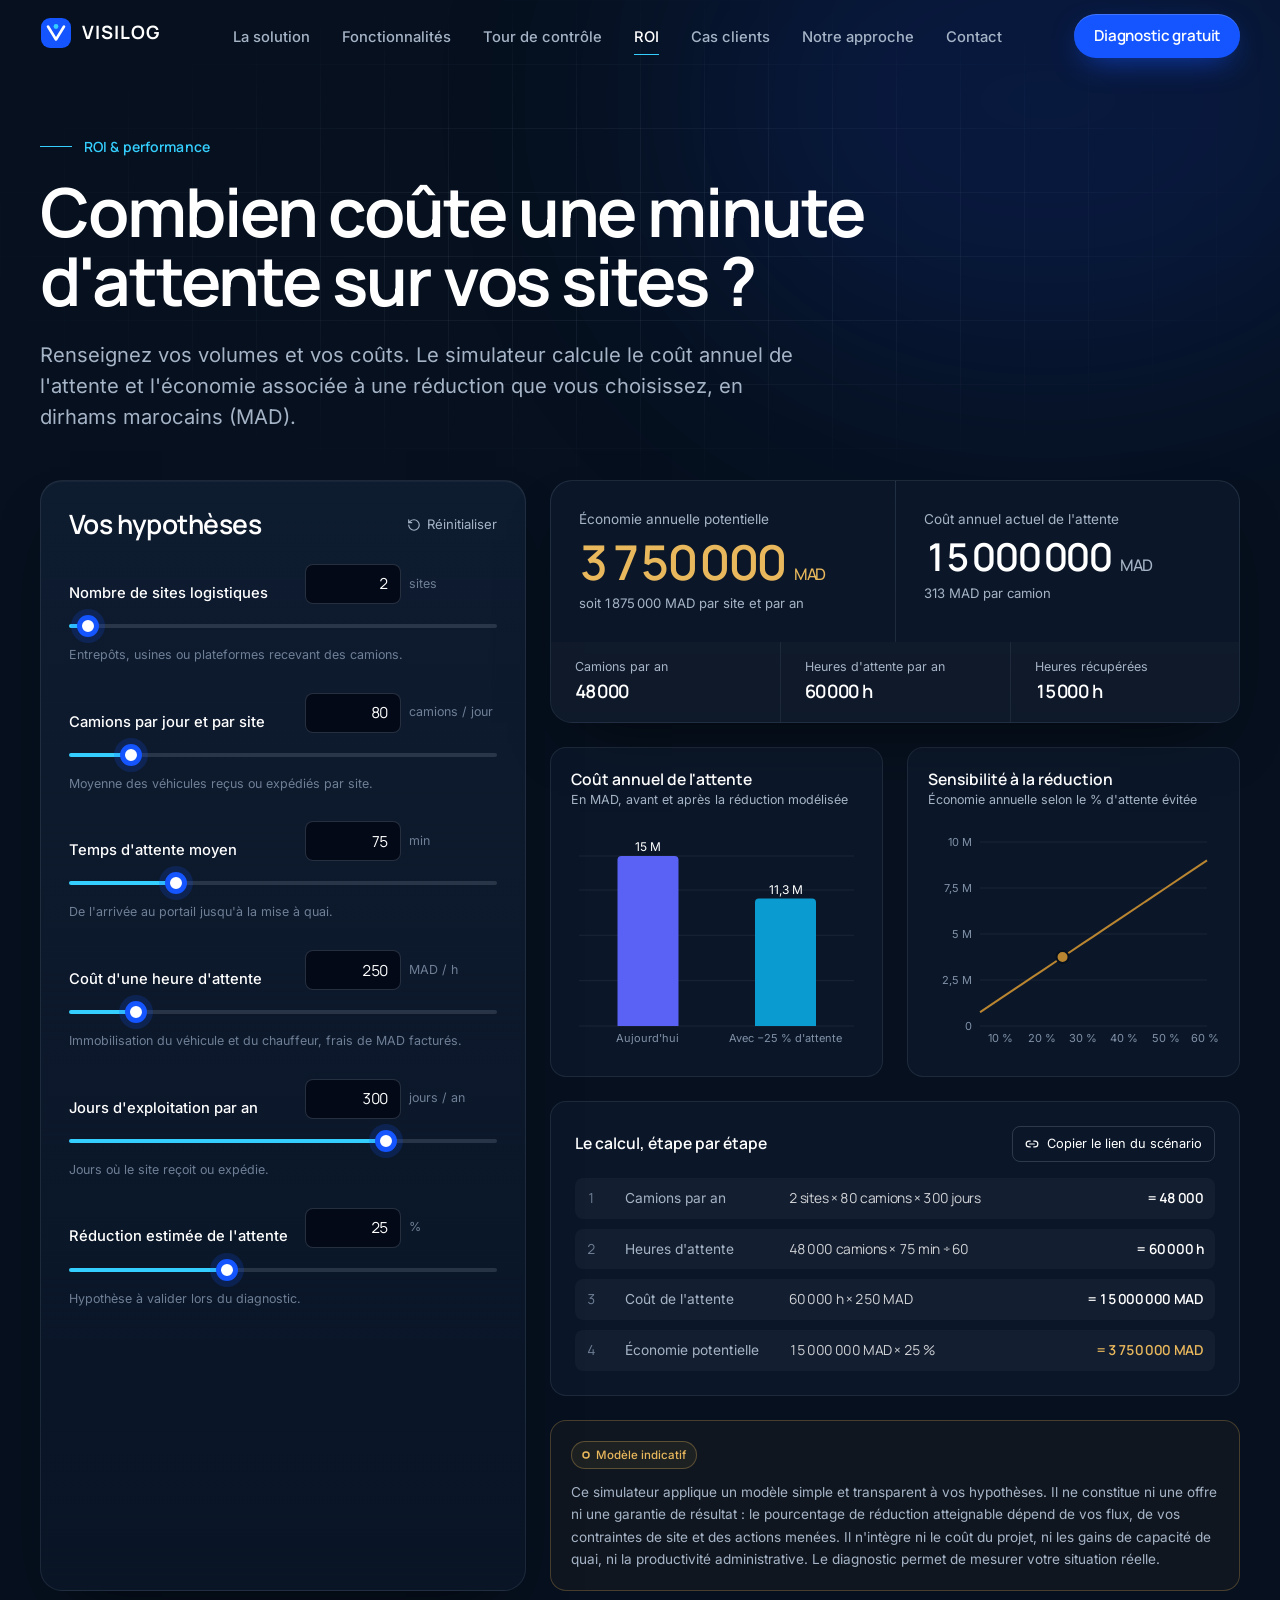
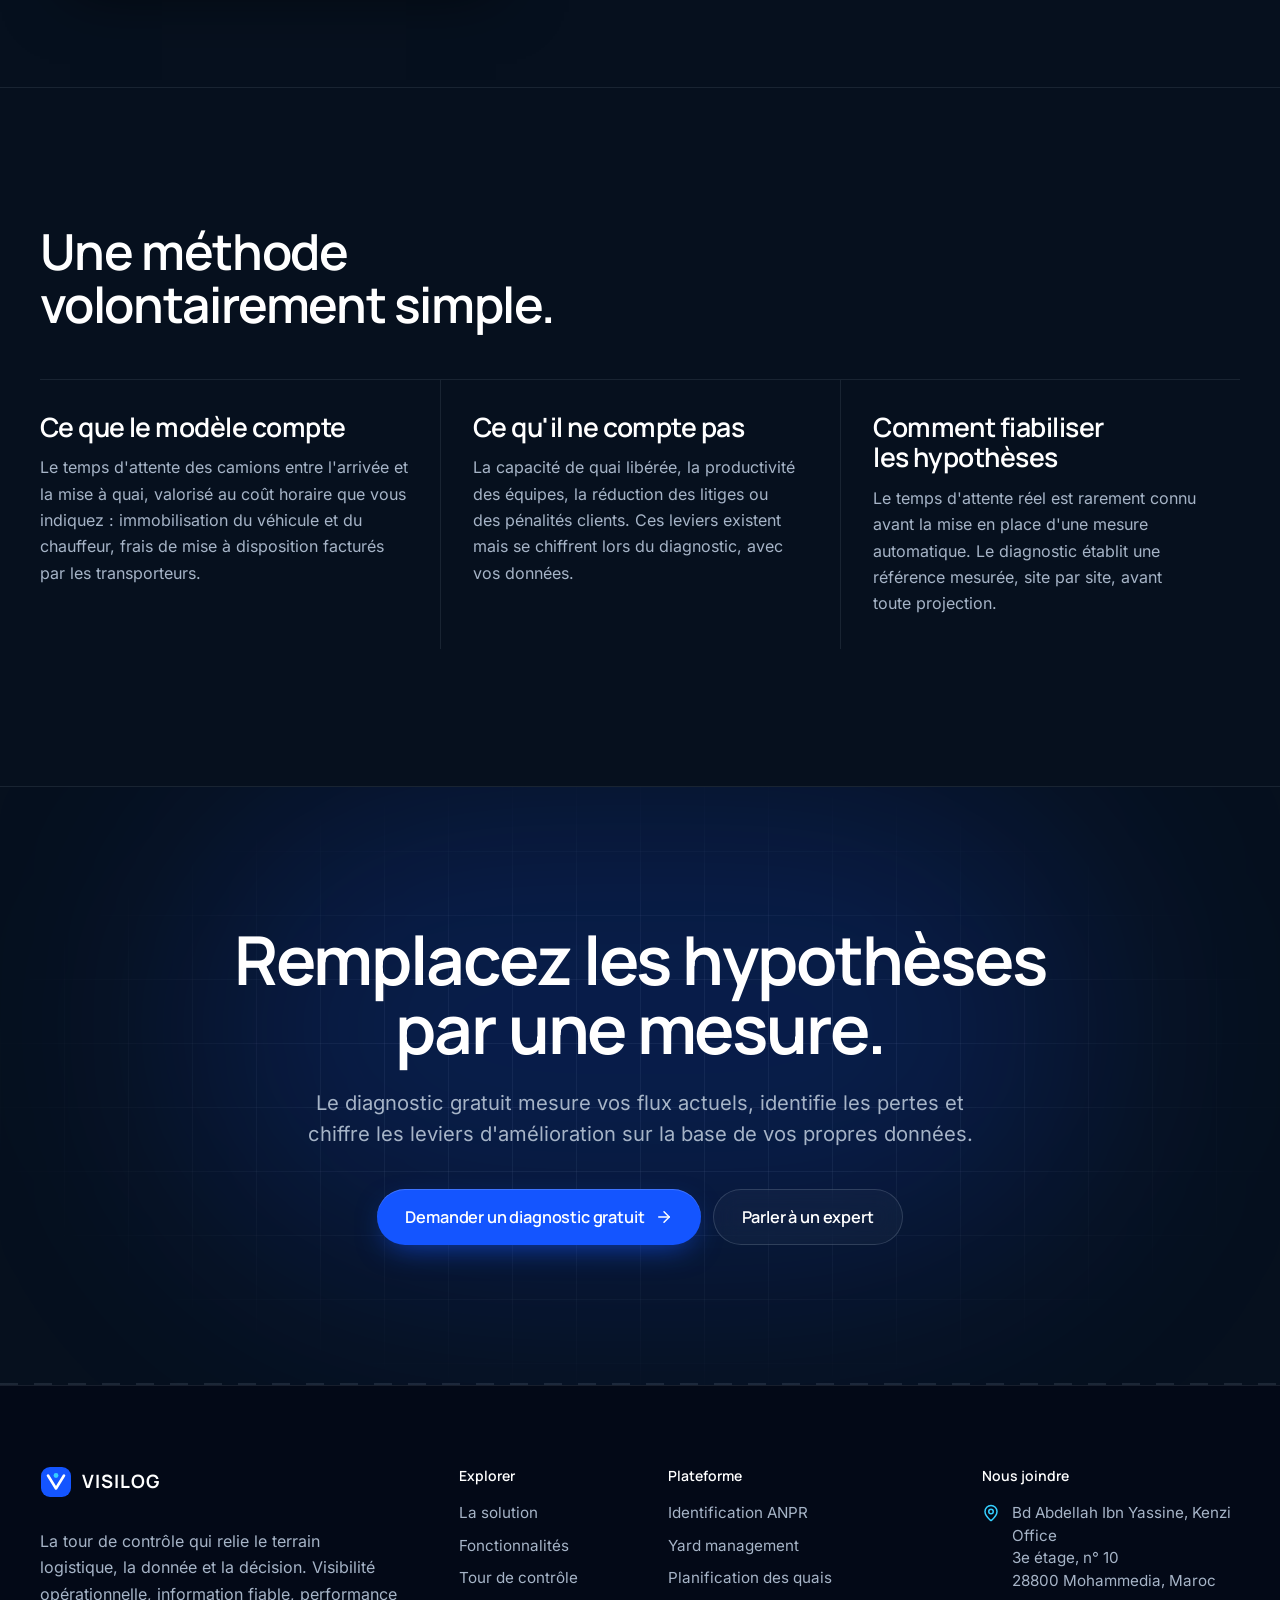
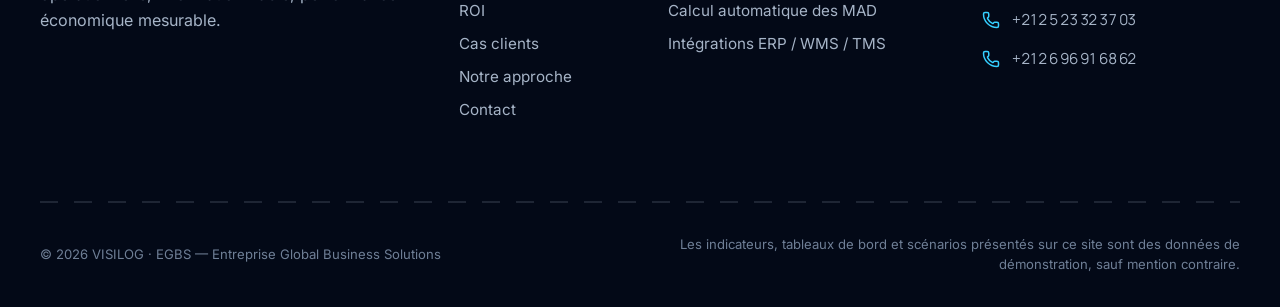
<file: visilog/roi/index.html>
<!DOCTYPE html><html lang="fr"><head><meta charSet="utf-8"/><link rel="preconnect" href="/" crossorigin=""/><meta name="viewport" content="width=device-width, initial-scale=1"/><link rel="stylesheet" href="/visilog/_next/static/chunks/0st1fpw-d7l_j.css" data-precedence="next"/><link rel="preload" as="script" fetchPriority="low" href="/visilog/_next/static/chunks/1ckvzn7sfprko.js"/><script src="/visilog/_next/static/chunks/06ti68t6jhm98.js" async=""></script><script src="/visilog/_next/static/chunks/2nii411saqstq.js" async=""></script><script src="/visilog/_next/static/chunks/0ytkjwk_9bvo_.js" async=""></script><script src="/visilog/_next/static/chunks/2kzd2bib-2ux6.js" async=""></script><script src="/visilog/_next/static/chunks/turbopack-0vmwu-t5w6lcb.js" async=""></script><script src="/visilog/_next/static/chunks/1k4j1_pfcbzim.js" async=""></script><script src="/visilog/_next/static/chunks/1upuvyobbcz5n.js" async=""></script><script src="/visilog/_next/static/chunks/42onvq6nokjl2.js" async=""></script><script src="/visilog/_next/static/chunks/2zqwg4uytkmvd.js" async=""></script><script src="/visilog/_next/static/chunks/1teaocw7vgfyz.js" async=""></script><script src="/visilog/_next/static/chunks/00lxx_menwrs5.js" async=""></script><meta name="theme-color" content="#06101E"/><meta name="color-scheme" content="dark"/><title>ROI &amp; performance — simulateur du coût de l&#x27;attente · VISILOG</title><meta name="description" content="Estimez le coût annuel des temps d&#x27;attente camions sur vos sites et l&#x27;économie potentielle d&#x27;une réduction de l&#x27;attente, en dirhams, avec un modèle transparent."/><meta name="application-name" content="VISILOG"/><meta name="keywords" content="tour de contrôle supply chain,yard management,ANPR,suivi GPS camions,temps de mise à disposition,MAD,planification des quais,visibilité transport,logistique Maroc"/><meta name="robots" content="index, follow"/><link rel="canonical" href="https://issamjido1.github.io/visilog/roi/"/><meta property="og:title" content="VISILOG — Votre supply chain sous contrôle, en temps réel"/><meta property="og:description" content="VISILOG est la tour de contrôle supply chain qui rend visibles vos flux physiques : identification ANPR, suivi GPS, yard management, planification des quais et mesure automatique des temps de mise à disposition."/><meta property="og:url" content="https://issamjido1.github.io/visilog/"/><meta property="og:site_name" content="VISILOG"/><meta property="og:locale" content="fr_MA"/><meta property="og:image" content="https://issamjido1.github.io/visilog/opengraph-image?e6baf144f44d5ce7"/><meta property="og:image:type" content="image/png"/><meta property="og:image:width" content="1200"/><meta property="og:image:height" content="630"/><meta property="og:image:alt" content="VISILOG — Votre supply chain. Sous contrôle. En temps réel."/><meta property="og:type" content="website"/><meta name="twitter:card" content="summary_large_image"/><meta name="twitter:title" content="VISILOG — Supply Chain Control Tower"/><meta name="twitter:description" content="VISILOG est la tour de contrôle supply chain qui rend visibles vos flux physiques : identification ANPR, suivi GPS, yard management, planification des quais et mesure automatique des temps de mise à disposition."/><meta name="twitter:image" content="https://issamjido1.github.io/visilog/opengraph-image?e6baf144f44d5ce7"/><meta name="twitter:image:alt" content="VISILOG — Votre supply chain. Sous contrôle. En temps réel."/><meta name="twitter:image:type" content="image/png"/><meta name="twitter:image:width" content="1200"/><meta name="twitter:image:height" content="630"/><link rel="icon" href="/visilog/icon.svg?icon.1_deoazy19fmw.svg" sizes="any" type="image/svg+xml"/><script src="/visilog/_next/static/chunks/0cz1d0mv5g_q7.js" noModule=""></script></head><body class="min-h-dvh overflow-x-clip"><div hidden=""><!--$--><!--/$--></div><a href="#contenu" class="sr-only z-[100] rounded-full bg-white px-4 py-2 text-night focus:not-sr-only focus:fixed focus:left-4 focus:top-4">Aller au contenu</a><header class="fixed inset-x-0 top-0 z-50 transition-[background,border-color,backdrop-filter] duration-500 border-b border-transparent bg-transparent"><div class="shell flex h-[var(--header-h)] items-center justify-between gap-6"><a aria-label="VISILOG — accueil" class="shrink-0 rounded-lg" href="/visilog/"><span class="inline-flex items-center gap-2.5"><svg viewBox="0 0 32 32" class="h-8 w-8" aria-hidden="true"><rect x="1" y="1" width="30" height="30" rx="9" fill="#1455FF"></rect><path d="M8 9.5 16 22.5 24 9.5" fill="none" stroke="#fff" stroke-width="2.6" stroke-linecap="round" stroke-linejoin="round"></path><circle cx="16" cy="9.5" r="2.4" fill="#35CFFF"></circle></svg><span class="font-display text-[1.15rem] font-bold tracking-[0.06em] text-white">VISILOG</span></span></a><nav aria-label="Navigation principale" class="hidden xl:block"><ul class="flex items-center gap-1"><li><a class="relative rounded-full px-3.5 py-2 text-[0.92rem] font-medium transition-colors text-mist hover:text-white" href="/visilog/solution/">La solution</a></li><li><a class="relative rounded-full px-3.5 py-2 text-[0.92rem] font-medium transition-colors text-mist hover:text-white" href="/visilog/fonctionnalites/">Fonctionnalités</a></li><li><a class="relative rounded-full px-3.5 py-2 text-[0.92rem] font-medium transition-colors text-mist hover:text-white" href="/visilog/tour-de-controle/">Tour de contrôle</a></li><li><a aria-current="page" class="relative rounded-full px-3.5 py-2 text-[0.92rem] font-medium transition-colors text-white" href="/visilog/roi/">ROI<span class="absolute inset-x-3.5 -bottom-[1px] h-px bg-cyan"></span></a></li><li><a class="relative rounded-full px-3.5 py-2 text-[0.92rem] font-medium transition-colors text-mist hover:text-white" href="/visilog/cas-clients/">Cas clients</a></li><li><a class="relative rounded-full px-3.5 py-2 text-[0.92rem] font-medium transition-colors text-mist hover:text-white" href="/visilog/approche/">Notre approche</a></li><li><a class="relative rounded-full px-3.5 py-2 text-[0.92rem] font-medium transition-colors text-mist hover:text-white" href="/visilog/contact/">Contact</a></li></ul></nav><div class="flex items-center gap-3"><span class="hidden sm:block"><a class="group relative inline-flex select-none items-center justify-center gap-2.5 whitespace-nowrap rounded-full font-display font-semibold tracking-[-0.01em] transition-[background,color,border-color,box-shadow,transform] duration-300 ease-out-expo disabled:pointer-events-none disabled:opacity-50 bg-royal text-white shadow-[0_10px_30px_-10px_rgba(20,85,255,0.7),inset_0_1px_0_rgba(255,255,255,0.18)] hover:bg-[#2a64ff] hover:shadow-[0_16px_40px_-12px_rgba(20,85,255,0.9),inset_0_1px_0_rgba(255,255,255,0.22)] active:scale-[0.98] h-11 px-5 text-[0.95rem]" href="/visilog/diagnostic/"><span>Diagnostic gratuit</span></a></span><button type="button" aria-expanded="false" aria-controls="menu-mobile" aria-label="Ouvrir le menu" class="inline-flex h-11 w-11 items-center justify-center rounded-full border border-[var(--line-strong)] text-white transition-colors hover:bg-white/5 xl:hidden"><svg xmlns="http://www.w3.org/2000/svg" width="20" height="20" viewBox="0 0 24 24" fill="none" stroke="currentColor" stroke-width="2" stroke-linecap="round" stroke-linejoin="round" class="lucide lucide-menu" aria-hidden="true"><path d="M4 5h16"></path><path d="M4 12h16"></path><path d="M4 19h16"></path></svg></button></div></div></header><main id="contenu"><div class="page-enter"><section class="relative overflow-hidden pb-12 pt-[calc(var(--header-h)+4rem)]"><div class="grid-bg absolute inset-0 opacity-60" aria-hidden="true"></div><div class="absolute -top-40 right-[-10%] h-[520px] w-[720px] rounded-full bg-royal/15 blur-[130px]" aria-hidden="true"></div><div class="shell relative grid gap-12 lg:grid-cols-12 lg:items-end"><div class="lg:col-span-10"><p class="t-kicker mb-5 flex items-center gap-3"><span class="h-px w-8 bg-cyan" aria-hidden="true"></span>ROI &amp; performance</p><h1 class="t-h1">Combien coûte une minute d&#x27;attente sur vos sites ?</h1><p class="t-lead mt-6 max-w-[60ch]">Renseignez vos volumes et vos coûts. Le simulateur calcule le coût annuel de l&#x27;attente et l&#x27;économie associée à une réduction que vous choisissez, en dirhams marocains (MAD).</p></div></div></section><section class="shell pb-24" aria-label="Simulateur"><!--$!--><template data-dgst=""></template><div class="h-[900px] animate-pulse rounded-[22px] bg-white/[0.03]"></div><!--/$--></section><section class="section border-t border-[var(--line)]" aria-labelledby="method-title"><div class="shell"><h2 id="method-title" class="t-h2 max-w-2xl">Une méthode volontairement simple.</h2><ul class="mt-12 grid border-t border-[var(--line)] md:grid-cols-3"><li class="py-8 md:pr-8"><h3 class="t-h3">Ce que le modèle compte</h3><p class="t-body mt-3">Le temps d&#x27;attente des camions entre l&#x27;arrivée et la mise à quai, valorisé au coût horaire que vous indiquez : immobilisation du véhicule et du chauffeur, frais de mise à disposition facturés par les transporteurs.</p></li><li class="border-t border-[var(--line)] py-8 md:border-l md:border-t-0 md:px-8"><h3 class="t-h3">Ce qu&#x27;il ne compte pas</h3><p class="t-body mt-3">La capacité de quai libérée, la productivité des équipes, la réduction des litiges ou des pénalités clients. Ces leviers existent mais se chiffrent lors du diagnostic, avec vos données.</p></li><li class="border-t border-[var(--line)] py-8 md:border-l md:border-t-0 md:px-8"><h3 class="t-h3">Comment fiabiliser les hypothèses</h3><p class="t-body mt-3">Le temps d&#x27;attente réel est rarement connu avant la mise en place d&#x27;une mesure automatique. Le diagnostic établit une référence mesurée, site par site, avant toute projection.</p></li></ul></div></section><section class="relative overflow-hidden border-t border-[var(--line)]" aria-labelledby="cta-title"><div class="absolute inset-0 grid-bg opacity-70" aria-hidden="true"></div><div class="absolute left-1/2 top-0 h-[480px] w-[900px] -translate-x-1/2 rounded-full bg-royal/20 blur-[120px]" aria-hidden="true"></div><div class="shell section relative text-center"><h2 id="cta-title" class="t-h1 mx-auto max-w-4xl">Remplacez les hypothèses par une mesure.</h2><p class="t-lead mx-auto mt-6 max-w-2xl">Le diagnostic gratuit mesure vos flux actuels, identifie les pertes et chiffre les leviers d&#x27;amélioration sur la base de vos propres données.</p><div class="mt-10 flex flex-col justify-center gap-3 sm:flex-row"><a class="group relative inline-flex select-none items-center justify-center gap-2.5 whitespace-nowrap rounded-full font-display font-semibold tracking-[-0.01em] transition-[background,color,border-color,box-shadow,transform] duration-300 ease-out-expo disabled:pointer-events-none disabled:opacity-50 bg-royal text-white shadow-[0_10px_30px_-10px_rgba(20,85,255,0.7),inset_0_1px_0_rgba(255,255,255,0.18)] hover:bg-[#2a64ff] hover:shadow-[0_16px_40px_-12px_rgba(20,85,255,0.9),inset_0_1px_0_rgba(255,255,255,0.22)] active:scale-[0.98] h-14 px-7 text-[1.02rem]" href="/visilog/diagnostic/"><span>Demander un diagnostic gratuit</span><span class="transition-transform duration-300 ease-out-expo group-hover:translate-x-0.5" aria-hidden="true"><svg xmlns="http://www.w3.org/2000/svg" width="18" height="18" viewBox="0 0 24 24" fill="none" stroke="currentColor" stroke-width="2" stroke-linecap="round" stroke-linejoin="round" class="lucide lucide-arrow-right" aria-hidden="true"><path d="M5 12h14"></path><path d="m12 5 7 7-7 7"></path></svg></span></a><a class="group relative inline-flex select-none items-center justify-center gap-2.5 whitespace-nowrap rounded-full font-display font-semibold tracking-[-0.01em] transition-[background,color,border-color,box-shadow,transform] duration-300 ease-out-expo disabled:pointer-events-none disabled:opacity-50 border border-[var(--line-strong)] bg-white/[0.03] text-white backdrop-blur-md hover:border-white/40 hover:bg-white/[0.07] active:scale-[0.98] h-14 px-7 text-[1.02rem]" href="/visilog/contact/"><span>Parler à un expert</span></a></div></div><div class="lane mx-auto max-w-[1320px] opacity-50" aria-hidden="true"></div></section><!--$--><!--/$--></div></main><footer class="relative border-t border-[var(--line)] bg-abyss"><div class="shell grid gap-14 py-20 md:grid-cols-12"><div class="md:col-span-4"><span class="inline-flex items-center gap-2.5"><svg viewBox="0 0 32 32" class="h-8 w-8" aria-hidden="true"><rect x="1" y="1" width="30" height="30" rx="9" fill="#1455FF"></rect><path d="M8 9.5 16 22.5 24 9.5" fill="none" stroke="#fff" stroke-width="2.6" stroke-linecap="round" stroke-linejoin="round"></path><circle cx="16" cy="9.5" r="2.4" fill="#35CFFF"></circle></svg><span class="font-display text-[1.15rem] font-bold tracking-[0.06em] text-white">VISILOG</span></span><p class="t-body mt-6 max-w-sm">La tour de contrôle qui relie le terrain logistique, la donnée et la décision. Visibilité opérationnelle, information fiable, performance économique mesurable.</p></div><nav aria-label="Pages" class="md:col-span-2"><h2 class="mb-4 font-display text-sm font-semibold text-white">Explorer</h2><ul class="space-y-2.5 text-[0.95rem] text-mist"><li><a class="hover:text-white" href="/visilog/solution/">La solution</a></li><li><a class="hover:text-white" href="/visilog/fonctionnalites/">Fonctionnalités</a></li><li><a class="hover:text-white" href="/visilog/tour-de-controle/">Tour de contrôle</a></li><li><a class="hover:text-white" href="/visilog/roi/">ROI</a></li><li><a class="hover:text-white" href="/visilog/cas-clients/">Cas clients</a></li><li><a class="hover:text-white" href="/visilog/approche/">Notre approche</a></li><li><a class="hover:text-white" href="/visilog/contact/">Contact</a></li></ul></nav><nav aria-label="Plateforme" class="md:col-span-3"><h2 class="mb-4 font-display text-sm font-semibold text-white">Plateforme</h2><ul class="space-y-2.5 text-[0.95rem] text-mist"><li><a class="hover:text-white" href="/visilog/fonctionnalites/#anpr">Identification ANPR</a></li><li><a class="hover:text-white" href="/visilog/fonctionnalites/#yard">Yard management</a></li><li><a class="hover:text-white" href="/visilog/fonctionnalites/#quais">Planification des quais</a></li><li><a class="hover:text-white" href="/visilog/fonctionnalites/#mad">Calcul automatique des MAD</a></li><li><a class="hover:text-white" href="/visilog/fonctionnalites/#integrations">Intégrations ERP / WMS / TMS</a></li></ul></nav><div class="md:col-span-3"><h2 class="mb-4 font-display text-sm font-semibold text-white">Nous joindre</h2><address class="space-y-4 text-[0.95rem] not-italic text-mist"><a href="https://www.google.com/maps/search/?api=1&amp;query=Kenzi+Office+Bd+Abdellah+Ibn+Yassine+Mohammedia" target="_blank" rel="noreferrer" class="flex gap-3 hover:text-white"><svg xmlns="http://www.w3.org/2000/svg" width="18" height="18" viewBox="0 0 24 24" fill="none" stroke="currentColor" stroke-width="2" stroke-linecap="round" stroke-linejoin="round" class="lucide lucide-map-pin mt-0.5 shrink-0 text-cyan" aria-hidden="true"><path d="M20 10c0 4.993-5.539 10.193-7.399 11.799a1 1 0 0 1-1.202 0C9.539 20.193 4 14.993 4 10a8 8 0 0 1 16 0"></path><circle cx="12" cy="10" r="3"></circle></svg><span><span class="block">Bd Abdellah Ibn Yassine, Kenzi Office</span><span class="block">3e étage, n° 10</span><span class="block">28800 Mohammedia, Maroc</span></span></a><a href="tel:+212523323703" class="flex items-center gap-3 hover:text-white"><svg xmlns="http://www.w3.org/2000/svg" width="18" height="18" viewBox="0 0 24 24" fill="none" stroke="currentColor" stroke-width="2" stroke-linecap="round" stroke-linejoin="round" class="lucide lucide-phone shrink-0 text-cyan" aria-hidden="true"><path d="M13.832 16.568a1 1 0 0 0 1.213-.303l.355-.465A2 2 0 0 1 17 15h3a2 2 0 0 1 2 2v3a2 2 0 0 1-2 2A18 18 0 0 1 2 4a2 2 0 0 1 2-2h3a2 2 0 0 1 2 2v3a2 2 0 0 1-.8 1.6l-.468.351a1 1 0 0 0-.292 1.233 14 14 0 0 0 6.392 6.384"></path></svg><span class="t-num">+212 5 23 32 37 03</span></a><a href="tel:+212696916862" class="flex items-center gap-3 hover:text-white"><svg xmlns="http://www.w3.org/2000/svg" width="18" height="18" viewBox="0 0 24 24" fill="none" stroke="currentColor" stroke-width="2" stroke-linecap="round" stroke-linejoin="round" class="lucide lucide-phone shrink-0 text-cyan" aria-hidden="true"><path d="M13.832 16.568a1 1 0 0 0 1.213-.303l.355-.465A2 2 0 0 1 17 15h3a2 2 0 0 1 2 2v3a2 2 0 0 1-2 2A18 18 0 0 1 2 4a2 2 0 0 1 2-2h3a2 2 0 0 1 2 2v3a2 2 0 0 1-.8 1.6l-.468.351a1 1 0 0 0-.292 1.233 14 14 0 0 0 6.392 6.384"></path></svg><span class="t-num">+212 6 96 91 68 62</span></a></address></div></div><div class="shell"><div class="lane opacity-60" aria-hidden="true"></div></div><div class="shell flex flex-col gap-3 py-8 text-[0.82rem] text-fog md:flex-row md:items-center md:justify-between"><p>© <!-- -->2026<!-- --> VISILOG · <!-- -->EGBS — Entreprise Global Business Solutions</p><p class="max-w-xl md:text-right">Les indicateurs, tableaux de bord et scénarios présentés sur ce site sont des données de démonstration, sauf mention contraire.</p></div></footer><script type="application/ld+json">{"@context":"https://schema.org","@type":"SoftwareApplication","name":"VISILOG","applicationCategory":"BusinessApplication","operatingSystem":"Web","description":"VISILOG est la tour de contrôle supply chain qui rend visibles vos flux physiques : identification ANPR, suivi GPS, yard management, planification des quais et mesure automatique des temps de mise à disposition.","inLanguage":"fr","publisher":{"@type":"Organization","name":"EGBS","address":{"@type":"PostalAddress","addressLocality":"Mohammedia","addressCountry":"MA"}}}</script><script id="_R_">(globalThis["TURBOPACK"] || (globalThis["TURBOPACK"] = [])).push({"otherChunks":["static/chunks/1ckvzn7sfprko.js","static/chunks/06ti68t6jhm98.js","static/chunks/2nii411saqstq.js","static/chunks/0ytkjwk_9bvo_.js","static/chunks/2kzd2bib-2ux6.js"],"runtimeModuleIds":[94553]});</script><script src="/visilog/_next/static/chunks/1ckvzn7sfprko.js" async=""></script><script>(self.__next_f=self.__next_f||[]).push([0])</script><script>self.__next_f.push([1,"1:\"$Sreact.fragment\"\n2:\"/visilog/_next/static/chunks/1k4j1_pfcbzim.js\"\n3:\"/visilog/_next/static/chunks/1upuvyobbcz5n.js\"\n4:I[93983,[\"$2\",\"$3\"],\"Header\"]\n5:\"/visilog/_next/static/chunks/42onvq6nokjl2.js\"\n6:I[39756,[\"$5\"],\"default\"]\n7:\"/visilog/_next/static/chunks/2zqwg4uytkmvd.js\"\n8:I[8821,[\"$2\",\"$3\",\"$7\"],\"default\"]\n9:I[37457,[\"$5\"],\"default\"]\na:\"/visilog/_next/static/chunks/1teaocw7vgfyz.js\"\nb:\"/visilog/_next/static/chunks/00lxx_menwrs5.js\"\nc:I[76525,[\"$2\",\"$3\",\"$a\",\"$b\"],\"ButtonLink\"]\nd:I[5014,[\"$2\",\"$3\",\"$a\",\"$b\"],\"default\"]\ne:I[22016,[\"$2\",\"$3\",\"$a\",\"$b\"],\"\"]\n1e:I[68027,[\"$2\",\"$3\"],\"default\",1]\n:HL[\"/visilog/_next/static/chunks/0st1fpw-d7l_j.css\",\"style\"]\n:HC[\"/\",\"\"]\n1a:X\n1b:[[\"children\",{\"s\":\"__PAGE__\",\"h\":512,\"d\":{\"r\":\"$L1c\",\"p\":false,\"v\":null}}]]\n18:[[\"children\",{\"s\":\"roi\",\"h\":512,\"d\":{\"r\":\"$L19\",\"p\":false,\"v\":\"$1a\"},\"c\":\"$Q1b\"}]]\n0:{\"P\":null,\"c\":[\"\",\"roi\",\"\"],\"q\":\"\",\"i\":false,\"t\":{\"t\":{\"s\":\"\",\"h\":528,\"d\":{\"r\":[\"$\",\"$1\",\"c\",{\"children\":[[[\"$\",\"link\",\"0\",{\"rel\":\"stylesheet\",\"href\":\"/visilog/_next/static/chunks/0st1fpw-d7l_j.css\",\"precedence\":\"next\",\"crossOrigin\":\"$undefined\",\"nonce\":\"$undefined\"}],[\"$\",\"script\",\"script-0\",{\"src\":\"/visilog/_next/static/chunks/1k4j1_pfcbzim.js\",\"async\":true,\"nonce\":\"$undefined\"}],[\"$\",\"script\",\"script-1\",{\"src\":\"/visilog/_next/static/chunks/1upuvyobbcz5n.js\",\"async\":true,\"nonce\":\"$undefined\"}]],[\"$\",\"html\",null,{\"lang\":\"fr\",\"children\":[\"$\",\"body\",null,{\"className\":\"min-h-dvh overflow-x-clip\",\"children\":[[\"$\",\"$L4\",null,{}],[\"$\",\"main\",null,{\"id\":\"contenu\",\"children\":[\"$\",\"$L6\",null,{\"parallelRouterKey\":\"children\",\"error\":\"$8\",\"errorStyles\":[],\"errorScripts\":[[\"$\",\"script\",\"script-0\",{\"src\":\"/visilog/_next/static/chunks/2zqwg4uytkmvd.js\",\"async\":true,\"nonce\":\"$undefined\"}]],\"template\":[\"$\",\"div\",null,{\"className\":\"page-enter\",\"children\":[\"$\",\"$L9\",null,{}]}],\"templateStyles\":[],\"templateScripts\":null,\"notFound\":[[\"$\",\"section\",null,{\"className\":\"relative flex min-h-[80svh] items-center overflow-hidden pt-[var(--header-h)]\",\"children\":[[\"$\",\"div\",null,{\"className\":\"grid-bg absolute inset-0 opacity-60\",\"aria-hidden\":true}],[\"$\",\"div\",null,{\"className\":\"shell relative\",\"children\":[[\"$\",\"p\",null,{\"className\":\"t-num text-[0.9rem] text-cyan\",\"children\":\"Erreur 404 · Quai introuvable\"}],[\"$\",\"h1\",null,{\"className\":\"t-h1 mt-4 max-w-3xl\",\"children\":\"Ce camion s'est trompé de quai.\"}],[\"$\",\"p\",null,{\"className\":\"t-lead mt-6 max-w-xl\",\"children\":\"La page demandée n'existe pas ou a été déplacée. Reprenez depuis l'accueil ou ouvrez la démonstration.\"}],[\"$\",\"div\",null,{\"className\":\"mt-9 flex flex-col gap-3 sm:flex-row\",\"children\":[[\"$\",\"$Lc\",null,{\"href\":\"/\",\"icon\":[\"$\",\"$Ld\",null,{\"ref\":\"$undefined\",\"icon\":{\"name\":\"arrow-right\",\"size\":24,\"node\":[[\"path\",{\"d\":\"M5 12h14\",\"key\":\"1ays0h\"}],[\"path\",{\"d\":\"m12 5 7 7-7 7\",\"key\":\"xquz4c\"}]]},\"className\":\"$undefined\",\"size\":16}],\"children\":\"Retour à l'accueil\"}],[\"$\",\"$Lc\",null,{\"href\":\"/tour-de-controle\",\"variant\":\"secondary\",\"children\":\"Ouvrir la tour de contrôle\"}]]}]]}]]}],[]],\"forbidden\":\"$undefined\",\"unauthorized\":\"$undefined\"}]}],[\"$\",\"footer\",null,{\"className\":\"relative border-t border-[var(--line)] bg-abyss\",\"children\":[[\"$\",\"div\",null,{\"className\":\"shell grid gap-14 py-20 md:grid-cols-12\",\"children\":[[\"$\",\"div\",null,{\"className\":\"md:col-span-4\",\"children\":[[\"$\",\"span\",null,{\"className\":\"inline-flex items-center gap-2.5\",\"children\":[[\"$\",\"svg\",null,{\"viewBox\":\"0 0 32 32\",\"className\":\"h-8 w-8\",\"aria-hidden\":true,\"children\":[[\"$\",\"rect\",null,{\"x\":\"1\",\"y\":\"1\",\"width\":\"30\",\"height\":\"30\",\"rx\":\"9\",\"fill\":\"#1455FF\"}],[\"$\",\"path\",null,{\"d\":\"M8 9.5 16 22.5 24 9.5\",\"fill\":\"none\",\"stroke\":\"#fff\",\"strokeWidth\":\"2.6\",\"strokeLinecap\":\"round\",\"strokeLinejoin\":\"round\"}],[\"$\",\"circle\",null,{\"cx\":\"16\",\"cy\":\"9.5\",\"r\":\"2.4\",\"fill\":\"#35CFFF\"}]]}],[\"$\",\"span\",null,{\"className\":\"font-display text-[1.15rem] font-bold tracking-[0.06em] text-white\",\"children\":\"VISILOG\"}]]}],[\"$\",\"p\",null,{\"className\":\"t-body mt-6 max-w-sm\",\"children\":\"La tour de contrôle qui relie le terrain logistique, la donnée et la décision. Visibilité opérationnelle, information fiable, performance économique mesurable.\"}]]}],[\"$\",\"nav\",null,{\"aria-label\":\"Pages\",\"className\":\"md:col-span-2\",\"children\":[[\"$\",\"h2\",null,{\"className\":\"mb-4 font-display text-sm font-semibold text-white\",\"children\":\"Explorer\"}],[\"$\",\"ul\",null,{\"className\":\"space-y-2.5 text-[0.95rem] text-mist\",\"children\":[[\"$\",\"li\",\"/solution\",{\"children\":[\"$\",\"$Le\",null,{\"href\":\"/solution\",\"className\":\"hover:text-white\",\"children\":\"La solution\"}]}],[\"$\",\"li\",\"/fonctionnalites\",{\"children\":[\"$\",\"$Le\",null,{\"href\":\"/fonctionnalites\",\"className\":\"hover:text-white\",\"children\":\"Fonctionnalités\"}]}],[\"$\",\"li\",\"/tour-de-controle\",{\"children\":[\"$\",\"$Le\",null,{\"href\":\"/tour-de-controle\",\"className\":\"hover:text-white\",\"children\":\"Tour de contrôle\"}]}],[\"$\",\"li\",\"/roi\",{\"children\":[\"$\",\"$Le\",null,{\"href\":\"/roi\",\"className\":\"hover:text-white\",\"children\":\"ROI\"}]}],[\"$\",\"li\",\"/cas-clients\",{\"children\":[\"$\",\"$Le\",null,{\"href\":\"/cas-clients\",\"className\":\"hover:text-white\",\"children\":\"Cas clients\"}]}],[\"$\",\"li\",\"/approche\",{\"children\":[\"$\",\"$Le\",null,{\"href\":\"/approche\",\"className\":\"hover:text-white\",\"children\":\"Notre approche\"}]}],[\"$\",\"li\",\"/contact\",{\"children\":[\"$\",\"$Le\",null,{\"href\":\"/contact\",\"className\":\"hover:text-white\",\"children\":\"Contact\"}]}]]}]]}],[\"$\",\"nav\",null,{\"aria-label\":\"Plateforme\",\"className\":\"md:col-span-3\",\"children\":[[\"$\",\"h2\",null,{\"className\":\"mb-4 font-display text-sm font-semibold text-white\",\"children\":\"Plateforme\"}],[\"$\",\"ul\",null,{\"className\":\"space-y-2.5 text-[0.95rem] text-mist\",\"children\":[\"$Lf\",\"$L10\",\"$L11\",\"$L12\",\"$L13\"]}]]}],\"$L14\"]}],\"$L15\",\"$L16\"]}],\"$L17\"]}]}]]}],\"p\":false,\"v\":null},\"c\":\"$Q18\"},\"h\":{\"r\":\"$L1d\",\"p\":false,\"v\":null}},\"m\":\"$undefined\",\"G\":[\"$1e\",[\"$L1f\"]],\"S\":true,\"r\":\"$undefined\",\"s\":\"$undefined\",\"a\":\"$undefined\",\"l\":\"$undefined\",\"p\":\"$undefined\",\"d\":\"$undefined\",\"b\":\"T9D29Jizh-L_TClEpcK9y\"}\n20:\"$Sreact.suspense\"\n21:I[2156,[\"$2\",\"$3\",\"$a\",\"$b\"],\"RoiCalculator\"]\n27:\"ViewportBoundary\"\n28:I[97367,[\"$5\"],\"$27\"]\n2a:\"MetadataBoundary\"\n2b:I[97367,[\"$5\"],\"$2a\"]\nf:[\"$\",\"li\",\"/fonctionnalites#anpr\",{\"children\":[\"$\",\"$Le\",null,{\"href\":\"/fonctionnalites#anpr\",\"className\":\"hover:text-white\",\"children\":\"Identification ANPR\"}]}]\n10:[\"$\",\"li\",\"/fonctionnalites#yard\",{\"children\":[\"$\",\"$Le\",null,{\"href\":\"/fonctionnalites#yard\",\"className\":\"hover:text-white\",\"children\":\"Yard management\"}]}]\n11:[\"$\",\"li\",\"/fonctionnalites#quais\",{\"children\":[\"$\",\"$Le\",null,{\"href\":\"/fonctionnalites#quais\",\"className\":\"hover:text-white\",\"children\":\"Planification des quais\"}]}]\n12:[\"$\",\"li\",\"/fonctionnalites#mad\",{\"children\":[\"$\",\"$Le\",null,{\"href\":\"/fonctionnalites#mad\",\"className\":\"hover:text-white\",\"children\":\"Calcul automatique des MAD\"}]}]\n13:[\"$\",\"li\",\"/fonctionnalites#integrations\",{\"children\":[\"$\",\"$Le\",null,{\"href\":\"/fonctionnalites#integrations\",\"className\":\"hover:text-white\",\"children\":\"Intégrations ERP / WMS / TMS\"}]}]\n14:[\"$\",\"div\",null,{\"className\":\"md:col-span-3\",\"children\":[[\"$\",\"h2\",null,{\"className\":\"mb-4 font-display text-sm font-semibold text-white\",\"children\":\"Nous joindre\"}],[\"$\",\"address\",null,{\"className\":\"space-y-4 text-[0.95rem] not-italic text-mist\",\"children\":[[\"$\",\"a\",null,{\"href\":\"https://www.google.com/maps/search/?api=1\u0026query=Kenzi+Office+Bd+Abdellah+Ibn+Yassine+Mohammedia\",\"target\":\"_blank\",\"rel\":\"noreferrer\",\"className\":\"flex gap-3 hover:text-white\",\"children\":[[\"$\",\"$Ld\",null,{\"ref\":\"$undefined\",\"icon\":{\"name\":\"map-pin\",\"size\":24,\"node\":[[\"path\",{\"d\":\"M20 10c0 4.993-5.539 10.193-7.399 11.799a1 1 0 0 1-1.202 0C9.539 20.193 4 14.993 4 10a8 8 0 0 1 16 0\",\"key\":\"1r0f0z\"}],[\"circle\",{\"cx\":\"12\",\"cy\":\"10\",\"r\":\"3\",\"key\":\"ilqhr7\"}]]},\"className\":\"mt-0.5 shrink-0 text-cyan\",\"size\":18,\"aria-hidden\":true}],[\"$\",\"span\",null,{\"children\":[[\"$\",\"span\",\"Bd Abdellah Ibn Yassine, Kenzi Office\",{\"className\":\"block\",\"children\":\"Bd Abdellah Ibn Yassine, Kenzi Office\"}],[\"$\",\"span\",\"3e étage, n° 10\",{\"className\":\"block\",\"children\":\"3e étage, n° 10\"}],[\"$\",\"span\",\"28800 Mohammedia, Maroc\",{\"className\":\"block\",\"children\":\"28800 Mohammedia, Maroc\"}]]}]]}],[[\"$\",\"a\",\"tel:+212523323703\",{\"href\":\"tel:+212523323703\",\"className\":\"flex items-center gap-3 hover:text-white\",\"children\":[[\"$\",\"$Ld\",null,{\"ref\":\"$undefined\",\"icon\":{\"name\":\"phone\",\"size\":24,\"node\":[[\"path\",{\"d\":\"M13.832 16.568a1 1 0 0 0 1.213-.303l.355-.465A2 2 0 0 1 17 15h3a2 2 0 0 1 2 2v3a2 2 0 0 1-2 2A18 18 0 0 1 2 4a2 2 0 0 1 2-2h3a2 2 0 0 1 2 2v3a2 2 0 0 1-.8 1.6l-.468.351a1 1 0 0 0-.292 1.233 14 14 0 0 0 6.392 6.384\",\"key\":\"9njp5v\"}]]},\"className\":\"shrink-0 text-cyan\",\"size\":18,\"aria-hidden\":true}],[\"$\",\"span\",null,{\"className\":\"t-num\",\"children\":\"+212 5 23 32 37 03\"}]]}],[\"$\",\"a\",\"tel:+212696916862\",{\"href\":\"tel:+212696916862\",\"className\":\"flex items-center gap-3 hover:text-white\",\"children\":[[\"$\",\"$Ld\",null,{\"ref\":\"$undefined\",\"icon\":\"$14:props:children:1:props:children:1:0:props:children:0:props:icon\",\"className\":\"shrink-0 text-cyan\",\"size\":18,\"aria-hidden\":true}],[\"$\",\"span\",null,{\"className\":\"t-num\",\"children\":\"+212 6 96 91 68 62\"}]]}]]]}]]}]\n15:[\"$\",\"div\",null,{\"className\":\"shell\",\"children\":[\"$\",\"div\",null,{\"className\":\"lane opacity-60\",\"aria-hidden\":true}]}]\n16:[\"$\",\"div\",null,{\"className\":\"shell flex flex-col gap-3 py-8 text-[0.82rem] text-fog md:flex-row md:items-center md:justify-between\",\"children\":[[\"$\",\"p\",null,{\"children\":[\"© \",2026,\" VISILOG · \",\"EGBS — Entreprise Global Business Solutions\"]}],[\"$\",\"p\",null,{\"className\":\"max-w-xl md:text-right\",\"children\":\"Les indicateurs, tableaux de bord et scénarios présentés sur ce site sont des données de démonstration, sauf mention contraire.\"}]]}]\n17:[\"$\",\"script\",null,{\"type\":\"application/ld+json\",\"dangerouslySetInnerHTML\":{\"__html\":\"{\\\"@context\\\":\\\"https://schema.org\\\",\\\"@type\\\":\\\"SoftwareApplication\\\",\\\"name\\\":\\\"VISILOG\\\",\\\"applicationCategory\\\":\\\"BusinessApplication\\\",\\\"operatingSystem\\\":\\\"Web\\\",\\\"description\\\":\\\"VISILOG est la tour de contrôle supply chain qui rend visibles vos flux physiques : identification ANPR, suivi GPS, yard management, planification des quais et mesure automatique des temps de mise à disposition.\\\",\\\"inLanguage\\\":\\\"fr\\\",\\\"publisher\\\":{\\\"@type\\\":\\\"Organization\\\",\\\"name\\\":\\\"EGBS\\\",\\\"address\\\":{\\\"@type\\\":\\\"PostalAddress\\\",\\\"addressLocality\\\":\\\"Mohammedia\\\",\\\"addressCountry\\\":\\\"MA\\\"}}}\"}}]\n19:[\"$\",\"$1\",\"c\",{\"children\":[null,[\"$\",\"$L6\",null,{\"parallelRouterKey\":\"children\",\"error\":\"$undefined\",\"errorStyles\":\"$undefined\",\"errorScripts\":\"$undefined\",\"template\":[\"$\",\"$L9\",null,{}],\"templateStyles\":\"$undefined\",\"templateScripts\":\"$undefined\",\"notFound\":\"$undefined\",\"forbidden\":\"$undefined\",\"unauthorized\":\"$undefined\"}]]}]\n1c:[\"$\",\"$1\",\"c\",{\"children\":[[[\"$\",\"section\",null,{\"className\":\"relative overflow-hidden pb-12 pt-[calc(var(--header-h)+4rem)]\",\"children\":[[\"$\",\"div\",null,{\"className\":\"grid-bg absolute inset-0 opacity-60\",\"aria-hidden\":true}],[\"$\",\"div\",null,{\"className\":\"absolute -top-40 right-[-10%] h-[520px] w-[720px] rounded-full bg-royal/15 blur-[130px]\",\"aria-hidden\":true}],[\"$\",\"div\",null,{\"className\":\"shell relative grid gap-12 lg:grid-cols-12 lg:items-end\",\"children\":[[\"$\",\"div\",null,{\"className\":\"lg:col-span-10\",\"children\":[[\"$\",\"p\",null,{\"className\":\"t-kicker mb-5 flex items-center gap-3\",\"children\":[[\"$\",\"span\",null,{\"className\":\"h-px w-8 bg-cyan\",\"aria-hidden\":true}],\"ROI \u0026 performance\"]}],[\"$\",\"h1\",null,{\"className\":\"t-h1\",\"children\":\"Combien coûte une minute d'attente sur vos sites ?\"}],[\"$\",\"p\",null,{\"className\":\"t-lead mt-6 max-w-[60ch]\",\"children\":\"Renseignez vos volumes et vos coûts. Le simulateur calcule le coût annuel de l'attente et l'économie associée à une réduction que vous choisissez, en dirhams marocains (MAD).\"}],null]}],null]}]]}],[\"$\",\"section\",null,{\"className\":\"shell pb-24\",\"aria-label\":\"Simulateur\",\"children\":[\"$\",\"$20\",null,{\"fallback\":[\"$\",\"div\",null,{\"className\":\"h-[900px] animate-pulse rounded-[22px] bg-white/[0.03]\"}],\"children\":[\"$\",\"$L21\",null,{}]}]}],[\"$\",\"section\",null,{\"className\":\"section border-t border-[var(--line)]\",\"aria-labelledby\":\"method-title\",\"children\":[\"$\",\"div\",null,{\"className\":\"shell\",\"children\":[[\"$\",\"h2\",null,{\"id\":\"method-title\",\"className\":\"t-h2 max-w-2xl\",\"children\":\"Une méthode volontairement simple.\"}],[\"$\",\"ul\",null,{\"className\":\"mt-12 grid border-t border-[var(--line)] md:grid-cols-3\",\"children\":[[\"$\",\"li\",\"Ce que le modèle compte\",{\"className\":\"py-8 md:pr-8\",\"children\":[[\"$\",\"h3\",null,{\"className\":\"t-h3\",\"children\":\"Ce que le modèle compte\"}],[\"$\",\"p\",null,{\"className\":\"t-body mt-3\",\"children\":\"Le temps d'attente des camions entre l'arrivée et la mise à quai, valorisé au coût horaire que vous indiquez : immobilisation du véhicule et du chauffeur, frais de mise à disposition facturés par les transporteurs.\"}]]}],[\"$\",\"li\",\"Ce qu'il ne compte pas\",{\"className\":\"border-t border-[var(--line)] py-8 md:border-l md:border-t-0 md:px-8\",\"children\":[[\"$\",\"h3\",null,{\"className\":\"t-h3\",\"children\":\"Ce qu'il ne compte pas\"}],[\"$\",\"p\",null,{\"className\":\"t-body mt-3\",\"children\":\"La capacité de quai libérée, la productivité des équipes, la réduction des litiges ou des pénalités clients. Ces leviers existent mais se chiffrent lors du diagnostic, avec vos données.\"}]]}],[\"$\",\"li\",\"Comment fiabiliser les hypothèses\",{\"className\":\"border-t border-[var(--line)] py-8 md:border-l md:border-t-0 md:px-8\",\"children\":[[\"$\",\"h3\",null,{\"className\":\"t-h3\",\"children\":\"Comment fiabiliser les hypothèses\"}],[\"$\",\"p\",null,{\"className\":\"t-body mt-3\",\"children\":\"Le temps d'attente réel est rarement connu avant la mise en place d'une mesure automatique. Le diagnostic établit une référence mesurée, site par site, avant toute projection.\"}]]}]]}]]}]}],[\"$\",\"section\",null,{\"className\":\"relative overflow-hidden border-t border-[var(--line)]\",\"aria-labelledby\":\"cta-title\",\"children\":[[\"$\",\"div\",null,{\"className\":\"absolute inset-0 grid-bg opacity-70\",\"aria-hidden\":true}],[\"$\",\"div\",null,{\"className\":\"absolute left-1/2 top-0 h-[480px] w-[900px] -translate-x-1/2 rounded-full bg-royal/20 blur-[120px]\",\"aria-hidden\":true}],[\"$\",\"div\",null,{\"className\":\"shell section relative text-center\",\"children\":[[\"$\",\"h2\",null,{\"id\":\"cta-title\",\"className\":\"t-h1 mx-auto max-w-4xl\",\"children\":\"Remplacez les hypothèses par une mesure.\"}],[\"$\",\"p\",null,{\"className\":\"t-lead mx-auto mt-6 max-w-2xl\",\"children\":\"Le diagnostic gratuit mesure vos flux actuels, identifie les pertes et chiffre les leviers d'amélioration sur la base de vos propres données.\"}],[\"$\",\"div\",null,{\"className\":\"mt-10 flex flex-col justify-center gap-3 sm:flex-row\",\"children\":[[\"$\",\"$Lc\",null,{\"href\":\"/diagnostic\",\"size\":\"lg\",\"magnetic\":true,\"icon\":[\"$\",\"$Ld\",null,{\"ref\":\"$undefined\",\"icon\":\"$0:t:t:d:r:props:children:1:props:children:props:children:1:props:children:props:notFound:0:props:children:1:props:children:3:props:children:0:props:icon:props:icon\",\"className\":\"$undefined\",\"size\":18}],\"children\":\"Demander un diagnostic gratuit\"}],\"$L22\"]}]]}],\"$L23\"]}]],[\"$L24\",\"$L25\"],\"$L26\"]}]\n1d:[\"$\",\"$1\",\"h\",{\"children\":[null,[\"$\",\"$L28\",null,{\"children\":\"$L29\"}],[\"$\",\"$L2b\",null,{\"children\":[[\"$\",\"div\",null,{\"hidden\":true,\"children\":[\"$\",\"$20\",null,{\"name\":\"Next.Metadata\",\"children\":\"$L2c\"}]}],null]}],null]}]\n1f:[\"$\",\"link\",\"0\",{\"rel\":\"stylesheet\",\"href\":\"/visilog/_next/static/chunks/0st1fpw-d7l_j.css\",\"precedence\":\"next\",\"crossOrigin\":\"$undefined\",\"nonce\":\"$undefined\"}]\n2d:I[97367,[\"$5\"],\"OutletBoundary\"]\n1a:C\n22:[\"$\",\"$Lc\",null,{\"href\":\"/contact\",\"size\":\"lg\",\"variant\":\"secondary\",\"magnetic\":true,\"children\":\"Parler à un expert\"}]\n23:[\"$\",\"div\",null,{\"className\":\"lane mx-auto max-w-[1320px] opacity-50\",\"aria-hidden\":true}]\n24:[\"$\",\"script\",\"script-0\",{\"src\":\"/visilog/_next/static/chunks/1teaocw7vgfyz.js\",\"async\":true,\"nonce\":\"$undefined\"}]\n25:[\"$\",\"script\",\"script-1\",{\"src\":\"/visilog/_next/static/chunks/00lxx_menwrs5.js\",\"async\":true,\"nonce\":\"$undefined\"}]\n26:[\"$\",\"$L2d\",null,{\"children\":[\"$\",\"$20\",null,{\"name\":\"Next.MetadataOutlet\",\"children\":\"$@2e\"}]}]\n29:[[\"$\",\"meta\",\"0\",{\"charSet\":\"utf-8\"}],[\"$\",\"meta\",\"1\",{\"name\":\"viewport\",\"content\":\"width=device-width, initial-scale=1\"}],[\"$\",\"meta\",\"2\",{\"name\":\"theme-color\",\"content\":\"#06101E\"}],[\"$\",\"meta\",\"3\",{\"name\":\"color-scheme\",\"content\":\"dark\"}]]\n2f:I[27201,[\"$5\"],\"IconMark\"]\n2c:[[\"$\",\"title\",\"0\",{\"children\":\"ROI \u0026 performance — simulateur du coût de l'attente · VISILOG\"}],[\"$\",\"meta\",\"1\",{\"name\":\"description\",\"content\":\"Estimez le coût annuel des temps d'attente camions sur vos sites et l'économie potentielle d'une réduction de l'attente, en dirhams, avec un modèle transparent.\"}],[\"$\",\"meta\",\"2\",{\"name\":\"application-name\",\"content\":\"VISILOG\"}],[\"$\",\"meta\",\"3\",{\"name\":\"keywords\",\"content\":\"tour de contrôle supply chain,yard management,ANPR,suivi GPS camions,temps de mise à disposition,MAD,planification des quais,visibilité transport,logistique Maroc\"}],[\"$\",\"meta\",\"4\",{\"name\":\"robots\",\"content\":\"index, follow\"}],[\"$\",\"link\",\"5\",{\"rel\":\"canonical\",\"href\":\"https://issamjido1.github.io/visilog/roi/\"}],[\"$\",\"meta\",\"6\",{\"property\":\"og:title\",\"content\":\"VISILOG — Votre supply chain sous contrôle, en temps réel\"}],[\"$\",\"meta\",\"7\",{\"property\":\"og:description\",\"content\":\"VISILOG est la tour de contrôle supply chain qui rend visibles vos flux physiques : identification ANPR, suivi GPS, yard management, planification des quais et mesure automatique des temps de mise à disposition.\"}],[\"$\",\"meta\",\"8\",{\"property\":\"og:url\",\"content\":\"https://issamjido1.github.io/visilog/\"}],[\"$\",\"meta\",\"9\",{\"property\":\"og:site_name\",\"content\":\"VISILOG\"}],[\"$\",\"meta\",\"10\",{\"property\":\"og:locale\",\"content\":\"fr_MA\"}],[\"$\",\"meta\",\"11\",{\"property\":\"og:image\",\"content\":\"https://issamjido1.github.io/visilog/opengraph-image?e6baf144f44d5ce7\"}],[\"$\",\"meta\",\"12\",{\"property\":\"og:image:type\",\"content\":\"image/png\"}],[\"$\",\"meta\",\"13\",{\"property\":\"og:image:width\",\"content\":\"1200\"}],[\"$\",\"meta\",\"14\",{\"property\":\"og:image:height\",\"content\":\"630\"}],[\"$\",\"meta\",\"15\",{\"property\":\"og:image:alt\",\"content\":\"VISILOG — Votre supply chain. Sous contrôle. En temps réel.\"}],[\"$\",\"meta\",\"16\",{\"property\":\"og:type\",\"content\":\"website\"}],[\"$\",\"meta\",\"17\",{\"name\":\"twitter:card\",\"content\":\"summary_large_image\"}],[\"$\",\"meta\",\"18\",{\"name\":\"twitter:title\",\"content\":\"VISILOG — Supply Chain Control Tower\"}],[\"$\",\"meta\",\"19\",{\"name\":\"twitter:description\",\"content\":\"VISILOG est la tour de contrôle supply chain qui rend visibles vos flux physiques : identification ANPR, suivi GPS, yard management, planification des quais et mesure automatique des temps de mise à disposition.\"}],[\"$\",\"meta\",\"20\",{\"name\":\"twitter:image\",\"content\":\"https://issamjido1.github.io/visilog/opengraph-image?e6baf144f44d5ce7\"}],[\"$\",\"meta\",\"21\",{\"name\":\"twitter:image:alt\",\"content\":\"VISILOG — Votre supply chain. Sous contrôle. En temps réel.\"}],[\"$\",\"meta\",\"22\",{\"name\":\"twitter:image:type\",\"content\":\"image/png\"}],[\"$\",\"meta\",\"23\",{\"name\":\"twitter:image:width\",\"content\":\"1200\"}],[\"$\",\"meta\",\"24\",{\"name\":\"twitter:image:height\",\"content\":\"630\"}],[\"$\",\"link\",\"25\",{\"rel\":\"icon\",\"href\":\"/visilog/icon.svg?icon.1_deoazy19fmw.svg\",\"sizes\":\"any\",\"type\":\"image/svg+xml\"}],[\"$\",\"$L2f\",\"26\",{}]]\n2e:null\n"])</script></body></html>
</file>
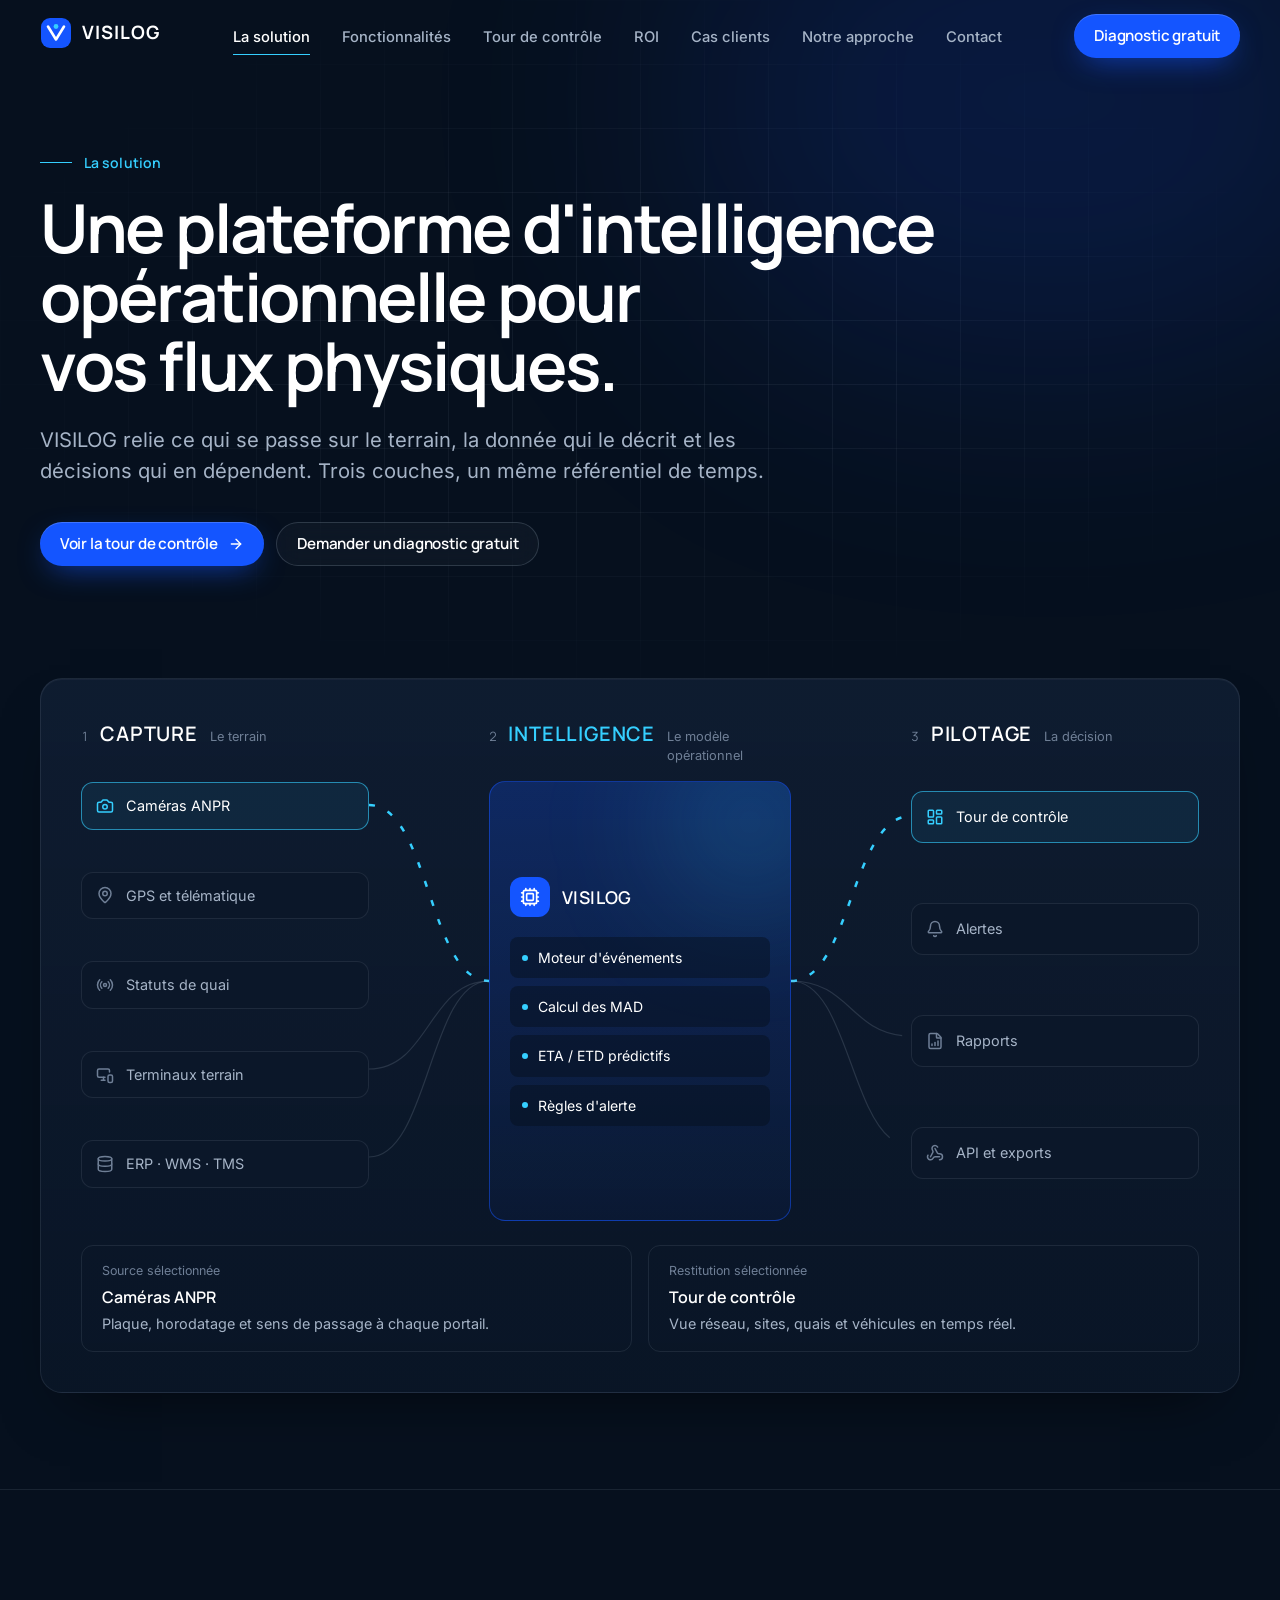
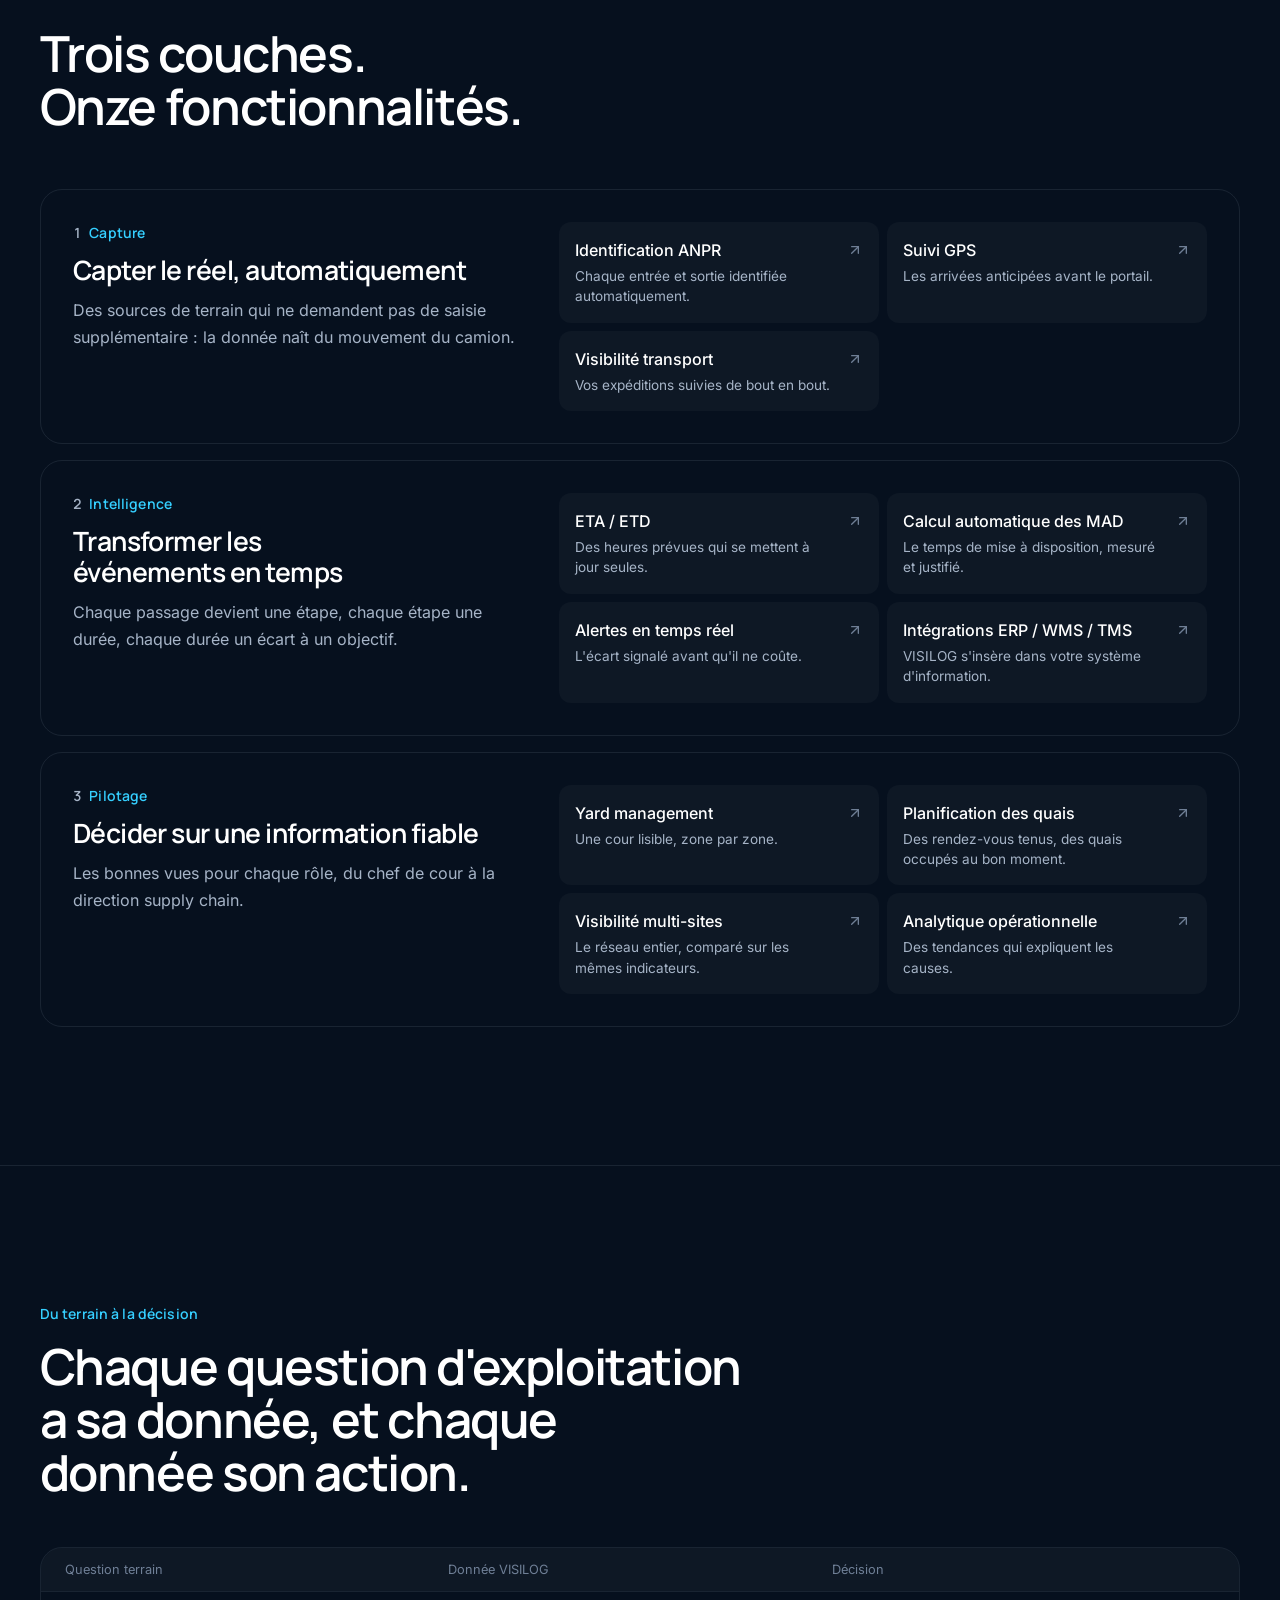
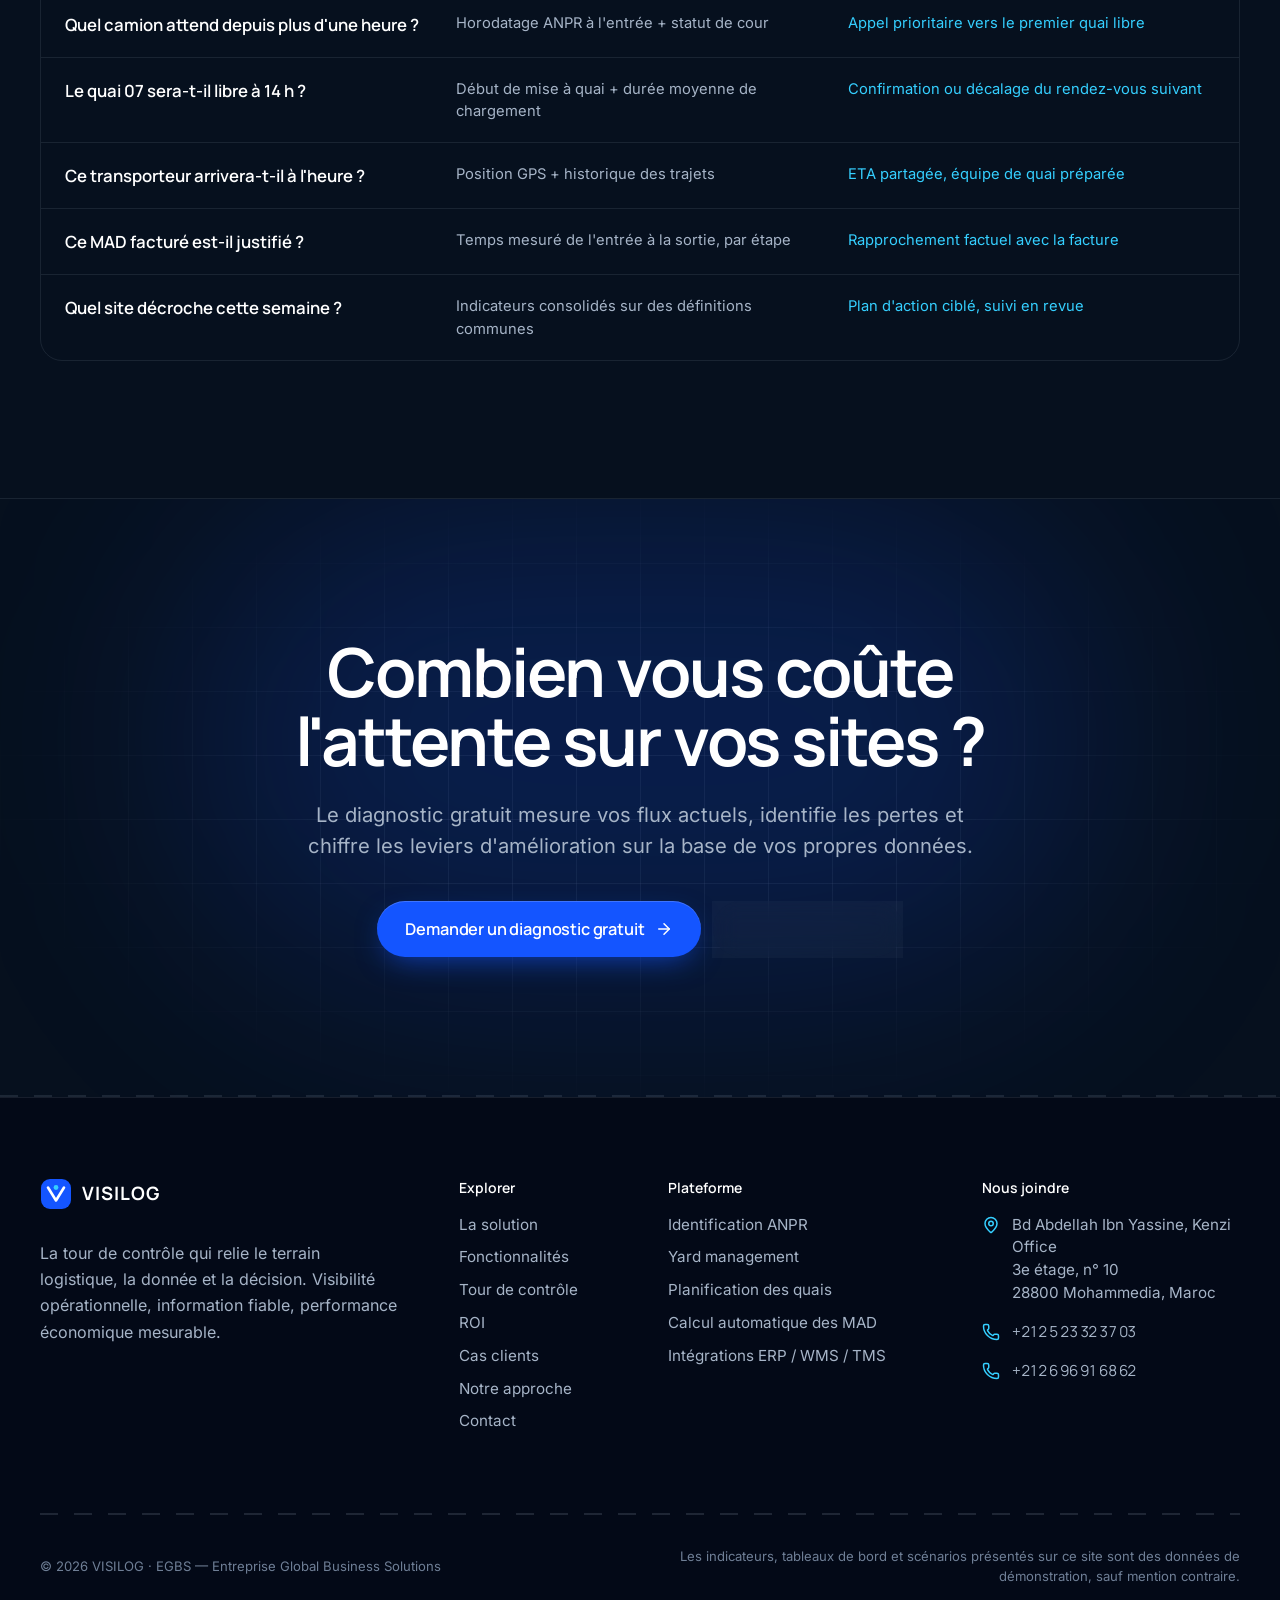
<file: visilog/solution/index.html>
<!DOCTYPE html><html lang="fr"><head><meta charSet="utf-8"/><link rel="preconnect" href="/" crossorigin=""/><meta name="viewport" content="width=device-width, initial-scale=1"/><link rel="stylesheet" href="/visilog/_next/static/chunks/0st1fpw-d7l_j.css" data-precedence="next"/><link rel="preload" as="script" fetchPriority="low" href="/visilog/_next/static/chunks/1ckvzn7sfprko.js"/><script src="/visilog/_next/static/chunks/06ti68t6jhm98.js" async=""></script><script src="/visilog/_next/static/chunks/2nii411saqstq.js" async=""></script><script src="/visilog/_next/static/chunks/0ytkjwk_9bvo_.js" async=""></script><script src="/visilog/_next/static/chunks/2kzd2bib-2ux6.js" async=""></script><script src="/visilog/_next/static/chunks/turbopack-0vmwu-t5w6lcb.js" async=""></script><script src="/visilog/_next/static/chunks/1k4j1_pfcbzim.js" async=""></script><script src="/visilog/_next/static/chunks/1upuvyobbcz5n.js" async=""></script><script src="/visilog/_next/static/chunks/42onvq6nokjl2.js" async=""></script><script src="/visilog/_next/static/chunks/2zqwg4uytkmvd.js" async=""></script><script src="/visilog/_next/static/chunks/36xgev4o832sy.js" async=""></script><meta name="theme-color" content="#06101E"/><meta name="color-scheme" content="dark"/><title>La solution — plateforme d&#x27;intelligence opérationnelle · VISILOG</title><meta name="description" content="VISILOG relie les opérations terrain, la donnée et les décisions : capture ANPR, GPS et statuts de quai, moteur de calcul des temps et des MAD, tour de contrôle multi-sites."/><meta name="application-name" content="VISILOG"/><meta name="keywords" content="tour de contrôle supply chain,yard management,ANPR,suivi GPS camions,temps de mise à disposition,MAD,planification des quais,visibilité transport,logistique Maroc"/><meta name="robots" content="index, follow"/><link rel="canonical" href="https://issamjido1.github.io/visilog/solution/"/><meta property="og:title" content="VISILOG — Votre supply chain sous contrôle, en temps réel"/><meta property="og:description" content="VISILOG est la tour de contrôle supply chain qui rend visibles vos flux physiques : identification ANPR, suivi GPS, yard management, planification des quais et mesure automatique des temps de mise à disposition."/><meta property="og:url" content="https://issamjido1.github.io/visilog/"/><meta property="og:site_name" content="VISILOG"/><meta property="og:locale" content="fr_MA"/><meta property="og:image" content="https://issamjido1.github.io/visilog/opengraph-image?e6baf144f44d5ce7"/><meta property="og:image:type" content="image/png"/><meta property="og:image:width" content="1200"/><meta property="og:image:height" content="630"/><meta property="og:image:alt" content="VISILOG — Votre supply chain. Sous contrôle. En temps réel."/><meta property="og:type" content="website"/><meta name="twitter:card" content="summary_large_image"/><meta name="twitter:title" content="VISILOG — Supply Chain Control Tower"/><meta name="twitter:description" content="VISILOG est la tour de contrôle supply chain qui rend visibles vos flux physiques : identification ANPR, suivi GPS, yard management, planification des quais et mesure automatique des temps de mise à disposition."/><meta name="twitter:image" content="https://issamjido1.github.io/visilog/opengraph-image?e6baf144f44d5ce7"/><meta name="twitter:image:alt" content="VISILOG — Votre supply chain. Sous contrôle. En temps réel."/><meta name="twitter:image:type" content="image/png"/><meta name="twitter:image:width" content="1200"/><meta name="twitter:image:height" content="630"/><link rel="icon" href="/visilog/icon.svg?icon.1_deoazy19fmw.svg" sizes="any" type="image/svg+xml"/><script src="/visilog/_next/static/chunks/0cz1d0mv5g_q7.js" noModule=""></script></head><body class="min-h-dvh overflow-x-clip"><div hidden=""><!--$--><!--/$--></div><a href="#contenu" class="sr-only z-[100] rounded-full bg-white px-4 py-2 text-night focus:not-sr-only focus:fixed focus:left-4 focus:top-4">Aller au contenu</a><header class="fixed inset-x-0 top-0 z-50 transition-[background,border-color,backdrop-filter] duration-500 border-b border-transparent bg-transparent"><div class="shell flex h-[var(--header-h)] items-center justify-between gap-6"><a aria-label="VISILOG — accueil" class="shrink-0 rounded-lg" href="/visilog/"><span class="inline-flex items-center gap-2.5"><svg viewBox="0 0 32 32" class="h-8 w-8" aria-hidden="true"><rect x="1" y="1" width="30" height="30" rx="9" fill="#1455FF"></rect><path d="M8 9.5 16 22.5 24 9.5" fill="none" stroke="#fff" stroke-width="2.6" stroke-linecap="round" stroke-linejoin="round"></path><circle cx="16" cy="9.5" r="2.4" fill="#35CFFF"></circle></svg><span class="font-display text-[1.15rem] font-bold tracking-[0.06em] text-white">VISILOG</span></span></a><nav aria-label="Navigation principale" class="hidden xl:block"><ul class="flex items-center gap-1"><li><a aria-current="page" class="relative rounded-full px-3.5 py-2 text-[0.92rem] font-medium transition-colors text-white" href="/visilog/solution/">La solution<span class="absolute inset-x-3.5 -bottom-[1px] h-px bg-cyan"></span></a></li><li><a class="relative rounded-full px-3.5 py-2 text-[0.92rem] font-medium transition-colors text-mist hover:text-white" href="/visilog/fonctionnalites/">Fonctionnalités</a></li><li><a class="relative rounded-full px-3.5 py-2 text-[0.92rem] font-medium transition-colors text-mist hover:text-white" href="/visilog/tour-de-controle/">Tour de contrôle</a></li><li><a class="relative rounded-full px-3.5 py-2 text-[0.92rem] font-medium transition-colors text-mist hover:text-white" href="/visilog/roi/">ROI</a></li><li><a class="relative rounded-full px-3.5 py-2 text-[0.92rem] font-medium transition-colors text-mist hover:text-white" href="/visilog/cas-clients/">Cas clients</a></li><li><a class="relative rounded-full px-3.5 py-2 text-[0.92rem] font-medium transition-colors text-mist hover:text-white" href="/visilog/approche/">Notre approche</a></li><li><a class="relative rounded-full px-3.5 py-2 text-[0.92rem] font-medium transition-colors text-mist hover:text-white" href="/visilog/contact/">Contact</a></li></ul></nav><div class="flex items-center gap-3"><span class="hidden sm:block"><a class="group relative inline-flex select-none items-center justify-center gap-2.5 whitespace-nowrap rounded-full font-display font-semibold tracking-[-0.01em] transition-[background,color,border-color,box-shadow,transform] duration-300 ease-out-expo disabled:pointer-events-none disabled:opacity-50 bg-royal text-white shadow-[0_10px_30px_-10px_rgba(20,85,255,0.7),inset_0_1px_0_rgba(255,255,255,0.18)] hover:bg-[#2a64ff] hover:shadow-[0_16px_40px_-12px_rgba(20,85,255,0.9),inset_0_1px_0_rgba(255,255,255,0.22)] active:scale-[0.98] h-11 px-5 text-[0.95rem]" href="/visilog/diagnostic/"><span>Diagnostic gratuit</span></a></span><button type="button" aria-expanded="false" aria-controls="menu-mobile" aria-label="Ouvrir le menu" class="inline-flex h-11 w-11 items-center justify-center rounded-full border border-[var(--line-strong)] text-white transition-colors hover:bg-white/5 xl:hidden"><svg xmlns="http://www.w3.org/2000/svg" width="20" height="20" viewBox="0 0 24 24" fill="none" stroke="currentColor" stroke-width="2" stroke-linecap="round" stroke-linejoin="round" class="lucide lucide-menu" aria-hidden="true"><path d="M4 5h16"></path><path d="M4 12h16"></path><path d="M4 19h16"></path></svg></button></div></div></header><main id="contenu"><div class="page-enter"><section class="relative overflow-hidden pb-20 pt-[calc(var(--header-h)+5rem)] md:pb-28"><div class="grid-bg absolute inset-0 opacity-60" aria-hidden="true"></div><div class="absolute -top-40 right-[-10%] h-[520px] w-[720px] rounded-full bg-royal/15 blur-[130px]" aria-hidden="true"></div><div class="shell relative grid gap-12 lg:grid-cols-12 lg:items-end"><div class="lg:col-span-10"><p class="t-kicker mb-5 flex items-center gap-3"><span class="h-px w-8 bg-cyan" aria-hidden="true"></span>La solution</p><h1 class="t-h1">Une plateforme d&#x27;intelligence opérationnelle pour vos flux physiques.</h1><p class="t-lead mt-6 max-w-[60ch]">VISILOG relie ce qui se passe sur le terrain, la donnée qui le décrit et les décisions qui en dépendent. Trois couches, un même référentiel de temps.</p><div class="mt-9"><div class="flex flex-col gap-3 sm:flex-row"><a class="group relative inline-flex select-none items-center justify-center gap-2.5 whitespace-nowrap rounded-full font-display font-semibold tracking-[-0.01em] transition-[background,color,border-color,box-shadow,transform] duration-300 ease-out-expo disabled:pointer-events-none disabled:opacity-50 bg-royal text-white shadow-[0_10px_30px_-10px_rgba(20,85,255,0.7),inset_0_1px_0_rgba(255,255,255,0.18)] hover:bg-[#2a64ff] hover:shadow-[0_16px_40px_-12px_rgba(20,85,255,0.9),inset_0_1px_0_rgba(255,255,255,0.22)] active:scale-[0.98] h-11 px-5 text-[0.95rem]" href="/visilog/tour-de-controle/"><span>Voir la tour de contrôle</span><span class="transition-transform duration-300 ease-out-expo group-hover:translate-x-0.5" aria-hidden="true"><svg xmlns="http://www.w3.org/2000/svg" width="16" height="16" viewBox="0 0 24 24" fill="none" stroke="currentColor" stroke-width="2" stroke-linecap="round" stroke-linejoin="round" class="lucide lucide-arrow-right" aria-hidden="true"><path d="M5 12h14"></path><path d="m12 5 7 7-7 7"></path></svg></span></a><a class="group relative inline-flex select-none items-center justify-center gap-2.5 whitespace-nowrap rounded-full font-display font-semibold tracking-[-0.01em] transition-[background,color,border-color,box-shadow,transform] duration-300 ease-out-expo disabled:pointer-events-none disabled:opacity-50 border border-[var(--line-strong)] bg-white/[0.03] text-white backdrop-blur-md hover:border-white/40 hover:bg-white/[0.07] active:scale-[0.98] h-11 px-5 text-[0.95rem]" href="/visilog/diagnostic/"><span>Demander un diagnostic gratuit</span></a></div></div></div></div></section><section class="pb-24" aria-labelledby="arch-title"><div class="shell"><h2 id="arch-title" class="sr-only">Architecture : capture, intelligence, pilotage</h2><div class="panel p-5 sm:p-8 lg:p-10"><div><div class="grid items-stretch gap-4 lg:grid-cols-[1fr_120px_1.05fr_120px_1fr] lg:gap-0"><div class="flex flex-col"><div class="mb-4 flex items-baseline gap-3"><span class="t-num text-[0.8rem] text-fog">1</span><h3 class="font-display text-[1.25rem] font-semibold tracking-[0.04em]">CAPTURE</h3><span class="text-[0.8rem] text-fog">Le terrain</span></div><div class="lg:h-[440px]"><ul class="flex h-full flex-col justify-around gap-2"><li><button type="button" aria-pressed="true" class="flex w-full items-center gap-3 rounded-xl border px-3.5 py-3 text-left text-[0.9rem] transition-colors border-cyan/60 bg-cyan/[0.08] text-white"><svg xmlns="http://www.w3.org/2000/svg" width="18" height="18" viewBox="0 0 24 24" fill="none" stroke="currentColor" stroke-width="2" stroke-linecap="round" stroke-linejoin="round" class="lucide lucide-camera text-cyan" aria-hidden="true"><path d="M13.997 4a2 2 0 0 1 1.76 1.05l.486.9A2 2 0 0 0 18.003 7H20a2 2 0 0 1 2 2v9a2 2 0 0 1-2 2H4a2 2 0 0 1-2-2V9a2 2 0 0 1 2-2h1.997a2 2 0 0 0 1.759-1.048l.489-.904A2 2 0 0 1 10.004 4z"></path><circle cx="12" cy="13" r="3"></circle></svg>Caméras ANPR</button></li><li><button type="button" aria-pressed="false" class="flex w-full items-center gap-3 rounded-xl border px-3.5 py-3 text-left text-[0.9rem] transition-colors border-[var(--line)] bg-deck text-mist hover:text-white"><svg xmlns="http://www.w3.org/2000/svg" width="18" height="18" viewBox="0 0 24 24" fill="none" stroke="currentColor" stroke-width="2" stroke-linecap="round" stroke-linejoin="round" class="lucide lucide-map-pin text-fog" aria-hidden="true"><path d="M20 10c0 4.993-5.539 10.193-7.399 11.799a1 1 0 0 1-1.202 0C9.539 20.193 4 14.993 4 10a8 8 0 0 1 16 0"></path><circle cx="12" cy="10" r="3"></circle></svg>GPS et télématique</button></li><li><button type="button" aria-pressed="false" class="flex w-full items-center gap-3 rounded-xl border px-3.5 py-3 text-left text-[0.9rem] transition-colors border-[var(--line)] bg-deck text-mist hover:text-white"><svg xmlns="http://www.w3.org/2000/svg" width="18" height="18" viewBox="0 0 24 24" fill="none" stroke="currentColor" stroke-width="2" stroke-linecap="round" stroke-linejoin="round" class="lucide lucide-radio text-fog" aria-hidden="true"><path d="M16.247 7.761a6 6 0 0 1 0 8.478"></path><path d="M19.075 4.933a10 10 0 0 1 0 14.134"></path><path d="M4.925 19.067a10 10 0 0 1 0-14.134"></path><path d="M7.753 16.239a6 6 0 0 1 0-8.478"></path><circle cx="12" cy="12" r="2"></circle></svg>Statuts de quai</button></li><li><button type="button" aria-pressed="false" class="flex w-full items-center gap-3 rounded-xl border px-3.5 py-3 text-left text-[0.9rem] transition-colors border-[var(--line)] bg-deck text-mist hover:text-white"><svg xmlns="http://www.w3.org/2000/svg" width="18" height="18" viewBox="0 0 24 24" fill="none" stroke="currentColor" stroke-width="2" stroke-linecap="round" stroke-linejoin="round" class="lucide lucide-monitor-smartphone text-fog" aria-hidden="true"><path d="M18 8V6a2 2 0 0 0-2-2H4a2 2 0 0 0-2 2v7a2 2 0 0 0 2 2h8"></path><path d="M10 19v-3.96 3.15"></path><path d="M7 19h5"></path><rect width="6" height="10" x="16" y="12" rx="2"></rect></svg>Terminaux terrain</button></li><li><button type="button" aria-pressed="false" class="flex w-full items-center gap-3 rounded-xl border px-3.5 py-3 text-left text-[0.9rem] transition-colors border-[var(--line)] bg-deck text-mist hover:text-white"><svg xmlns="http://www.w3.org/2000/svg" width="18" height="18" viewBox="0 0 24 24" fill="none" stroke="currentColor" stroke-width="2" stroke-linecap="round" stroke-linejoin="round" class="lucide lucide-database text-fog" aria-hidden="true"><ellipse cx="12" cy="5" rx="9" ry="3"></ellipse><path d="M3 5V19A9 3 0 0 0 21 19V5"></path><path d="M3 12A9 3 0 0 0 21 12"></path></svg>ERP · WMS · TMS</button></li></ul></div></div><div class="hidden pt-[2.6rem] lg:block"><div class="h-[440px]"><svg viewBox="0 0 120 440" preserveAspectRatio="none" class="h-full w-full" aria-hidden="true"><g><path d="M0 44 C 60 44, 60 220, 120 220" fill="none" stroke="rgba(53,207,255,0.6)" stroke-width="2" vector-effect="non-scaling-stroke" pathLength="1" stroke-dashoffset="0" stroke-dasharray="0 1" style="opacity:0"></path><path d="M0 44 C 60 44, 60 220, 120 220" fill="none" stroke="#35cfff" stroke-width="2.5" class="flow" vector-effect="non-scaling-stroke"></path></g><g><path d="M0 132 C 60 132, 60 220, 120 220" fill="none" stroke="rgba(166,180,199,0.18)" stroke-width="1.2" vector-effect="non-scaling-stroke" pathLength="1" stroke-dashoffset="0" stroke-dasharray="0 1" style="opacity:0"></path></g><g><path d="M0 220 C 60 220, 60 220, 120 220" fill="none" stroke="rgba(166,180,199,0.18)" stroke-width="1.2" vector-effect="non-scaling-stroke" pathLength="1" stroke-dashoffset="0" stroke-dasharray="0 1" style="opacity:0"></path></g><g><path d="M0 308 C 60 308, 60 220, 120 220" fill="none" stroke="rgba(166,180,199,0.18)" stroke-width="1.2" vector-effect="non-scaling-stroke" pathLength="1" stroke-dashoffset="0" stroke-dasharray="0 1" style="opacity:0"></path></g><g><path d="M0 396 C 60 396, 60 220, 120 220" fill="none" stroke="rgba(166,180,199,0.18)" stroke-width="1.2" vector-effect="non-scaling-stroke" pathLength="1" stroke-dashoffset="0" stroke-dasharray="0 1" style="opacity:0"></path></g></svg></div></div><div class="flex justify-center py-1 text-cyan lg:hidden" aria-hidden="true"><svg xmlns="http://www.w3.org/2000/svg" width="22" height="22" viewBox="0 0 24 24" fill="none" stroke="currentColor" stroke-width="2" stroke-linecap="round" stroke-linejoin="round" class="lucide lucide-arrow-down" aria-hidden="true"><path d="M12 5v14"></path><path d="m19 12-7 7-7-7"></path></svg></div><div class="flex flex-col"><div class="mb-4 flex items-baseline gap-3"><span class="t-num text-[0.8rem] text-fog">2</span><h3 class="font-display text-[1.25rem] font-semibold tracking-[0.04em] text-cyan">INTELLIGENCE</h3><span class="text-[0.8rem] text-fog">Le modèle opérationnel</span></div><div class="lg:h-[440px]"><div class="relative flex h-full flex-col justify-center overflow-hidden rounded-2xl border border-royal/50 bg-gradient-to-b from-royal/25 to-royal/5 p-5"><div class="absolute -right-10 -top-10 h-40 w-40 rounded-full bg-cyan/20 blur-3xl" aria-hidden="true"></div><div class="relative flex items-center gap-3"><span class="flex h-10 w-10 items-center justify-center rounded-xl bg-royal"><svg xmlns="http://www.w3.org/2000/svg" width="20" height="20" viewBox="0 0 24 24" fill="none" stroke="currentColor" stroke-width="2" stroke-linecap="round" stroke-linejoin="round" class="lucide lucide-cpu" aria-hidden="true"><path d="M12 20v2"></path><path d="M12 2v2"></path><path d="M17 20v2"></path><path d="M17 2v2"></path><path d="M2 12h2"></path><path d="M2 17h2"></path><path d="M2 7h2"></path><path d="M20 12h2"></path><path d="M20 17h2"></path><path d="M20 7h2"></path><path d="M7 20v2"></path><path d="M7 2v2"></path><rect x="4" y="4" width="16" height="16" rx="2"></rect><rect x="8" y="8" width="8" height="8" rx="1"></rect></svg></span><span class="font-display text-[1.1rem] font-semibold tracking-wide">VISILOG</span></div><ul class="relative mt-5 space-y-2"><li class="flex items-center gap-2.5 rounded-lg bg-night/50 px-3 py-2.5 text-[0.88rem]"><span class="h-1.5 w-1.5 rounded-full bg-cyan" aria-hidden="true"></span>Moteur d&#x27;événements</li><li class="flex items-center gap-2.5 rounded-lg bg-night/50 px-3 py-2.5 text-[0.88rem]"><span class="h-1.5 w-1.5 rounded-full bg-cyan" aria-hidden="true"></span>Calcul des MAD</li><li class="flex items-center gap-2.5 rounded-lg bg-night/50 px-3 py-2.5 text-[0.88rem]"><span class="h-1.5 w-1.5 rounded-full bg-cyan" aria-hidden="true"></span>ETA / ETD prédictifs</li><li class="flex items-center gap-2.5 rounded-lg bg-night/50 px-3 py-2.5 text-[0.88rem]"><span class="h-1.5 w-1.5 rounded-full bg-cyan" aria-hidden="true"></span>Règles d&#x27;alerte</li></ul></div></div></div><div class="hidden pt-[2.6rem] lg:block"><div class="h-[440px]"><svg viewBox="0 0 120 440" preserveAspectRatio="none" class="h-full w-full" aria-hidden="true"><g><path d="M0 220 C 60 220, 60 55, 120 55" fill="none" stroke="rgba(53,207,255,0.6)" stroke-width="2" vector-effect="non-scaling-stroke" pathLength="1" stroke-dashoffset="0" stroke-dasharray="0 1" style="opacity:0"></path><path d="M0 220 C 60 220, 60 55, 120 55" fill="none" stroke="#35cfff" stroke-width="2.5" class="flow" vector-effect="non-scaling-stroke"></path></g><g><path d="M0 220 C 60 220, 60 165, 120 165" fill="none" stroke="rgba(166,180,199,0.18)" stroke-width="1.2" vector-effect="non-scaling-stroke" pathLength="1" stroke-dashoffset="0" stroke-dasharray="0 1" style="opacity:0"></path></g><g><path d="M0 220 C 60 220, 60 275, 120 275" fill="none" stroke="rgba(166,180,199,0.18)" stroke-width="1.2" vector-effect="non-scaling-stroke" pathLength="1" stroke-dashoffset="0" stroke-dasharray="0 1" style="opacity:0"></path></g><g><path d="M0 220 C 60 220, 60 385, 120 385" fill="none" stroke="rgba(166,180,199,0.18)" stroke-width="1.2" vector-effect="non-scaling-stroke" pathLength="1" stroke-dashoffset="0" stroke-dasharray="0 1" style="opacity:0"></path></g></svg></div></div><div class="flex justify-center py-1 text-cyan lg:hidden" aria-hidden="true"><svg xmlns="http://www.w3.org/2000/svg" width="22" height="22" viewBox="0 0 24 24" fill="none" stroke="currentColor" stroke-width="2" stroke-linecap="round" stroke-linejoin="round" class="lucide lucide-arrow-down" aria-hidden="true"><path d="M12 5v14"></path><path d="m19 12-7 7-7-7"></path></svg></div><div class="flex flex-col"><div class="mb-4 flex items-baseline gap-3"><span class="t-num text-[0.8rem] text-fog">3</span><h3 class="font-display text-[1.25rem] font-semibold tracking-[0.04em]">PILOTAGE</h3><span class="text-[0.8rem] text-fog">La décision</span></div><div class="lg:h-[440px]"><ul class="flex h-full flex-col justify-around gap-2"><li><button type="button" aria-pressed="true" class="flex w-full items-center gap-3 rounded-xl border px-3.5 py-3.5 text-left text-[0.9rem] transition-colors border-cyan/60 bg-cyan/[0.08] text-white"><svg xmlns="http://www.w3.org/2000/svg" width="18" height="18" viewBox="0 0 24 24" fill="none" stroke="currentColor" stroke-width="2" stroke-linecap="round" stroke-linejoin="round" class="lucide lucide-layout-dashboard text-cyan" aria-hidden="true"><rect width="7" height="9" x="3" y="3" rx="1"></rect><rect width="7" height="5" x="14" y="3" rx="1"></rect><rect width="7" height="9" x="14" y="12" rx="1"></rect><rect width="7" height="5" x="3" y="16" rx="1"></rect></svg>Tour de contrôle</button></li><li><button type="button" aria-pressed="false" class="flex w-full items-center gap-3 rounded-xl border px-3.5 py-3.5 text-left text-[0.9rem] transition-colors border-[var(--line)] bg-deck text-mist hover:text-white"><svg xmlns="http://www.w3.org/2000/svg" width="18" height="18" viewBox="0 0 24 24" fill="none" stroke="currentColor" stroke-width="2" stroke-linecap="round" stroke-linejoin="round" class="lucide lucide-bell text-fog" aria-hidden="true"><path d="M10.268 21a2 2 0 0 0 3.464 0"></path><path d="M3.262 15.326A1 1 0 0 0 4 17h16a1 1 0 0 0 .74-1.673C19.41 13.956 18 12.499 18 8A6 6 0 0 0 6 8c0 4.499-1.411 5.956-2.738 7.326"></path></svg>Alertes</button></li><li><button type="button" aria-pressed="false" class="flex w-full items-center gap-3 rounded-xl border px-3.5 py-3.5 text-left text-[0.9rem] transition-colors border-[var(--line)] bg-deck text-mist hover:text-white"><svg xmlns="http://www.w3.org/2000/svg" width="18" height="18" viewBox="0 0 24 24" fill="none" stroke="currentColor" stroke-width="2" stroke-linecap="round" stroke-linejoin="round" class="lucide lucide-file-chart-column-increasing lucide-file-bar-chart text-fog" aria-hidden="true"><path d="M6 22a2 2 0 0 1-2-2V4a2 2 0 0 1 2-2h8a2.4 2.4 0 0 1 1.704.706l3.588 3.588A2.4 2.4 0 0 1 20 8v12a2 2 0 0 1-2 2z"></path><path d="M14 2v5a1 1 0 0 0 1 1h5"></path><path d="M8 18v-2"></path><path d="M12 18v-4"></path><path d="M16 18v-6"></path></svg>Rapports</button></li><li><button type="button" aria-pressed="false" class="flex w-full items-center gap-3 rounded-xl border px-3.5 py-3.5 text-left text-[0.9rem] transition-colors border-[var(--line)] bg-deck text-mist hover:text-white"><svg xmlns="http://www.w3.org/2000/svg" width="18" height="18" viewBox="0 0 24 24" fill="none" stroke="currentColor" stroke-width="2" stroke-linecap="round" stroke-linejoin="round" class="lucide lucide-webhook text-fog" aria-hidden="true"><path d="M18 16.98h-5.99c-1.1 0-1.95.94-2.48 1.9A4 4 0 0 1 2 17c.01-.7.2-1.4.57-2"></path><path d="m6 17 3.13-5.78c.53-.97.1-2.18-.5-3.1a4 4 0 1 1 6.89-4.06"></path><path d="m12 6 3.13 5.73C15.66 12.7 16.9 13 18 13a4 4 0 0 1 0 8"></path></svg>API et exports</button></li></ul></div></div></div><div class="mt-6 grid gap-4 md:grid-cols-2" aria-live="polite"><div class="rounded-xl border border-[var(--line)] px-5 py-4"><div class="text-[0.78rem] text-fog">Source sélectionnée</div><div class="mt-1 font-display font-semibold">Caméras ANPR</div><p class="mt-1 text-[0.9rem] text-mist">Plaque, horodatage et sens de passage à chaque portail.</p></div><div class="rounded-xl border border-[var(--line)] px-5 py-4"><div class="text-[0.78rem] text-fog">Restitution sélectionnée</div><div class="mt-1 font-display font-semibold">Tour de contrôle</div><p class="mt-1 text-[0.9rem] text-mist">Vue réseau, sites, quais et véhicules en temps réel.</p></div></div></div></div></div></section><section class="section border-t border-[var(--line)]" aria-labelledby="layers-title"><div class="shell"><h2 id="layers-title" class="t-h2 max-w-3xl">Trois couches. Onze fonctionnalités.</h2><div class="mt-14 space-y-4"><div class="grid gap-8 rounded-[22px] border border-[var(--line)] p-6 sm:p-8 lg:grid-cols-12"><div class="lg:col-span-5"><p class="t-kicker"><span class="t-num mr-2 text-mist">1</span>Capture</p><h3 class="t-h3 mt-3">Capter le réel, automatiquement</h3><p class="t-body mt-3 max-w-md">Des sources de terrain qui ne demandent pas de saisie supplémentaire : la donnée naît du mouvement du camion.</p></div><ul class="grid gap-2 sm:grid-cols-2 lg:col-span-7"><li><a class="group flex h-full items-start justify-between gap-3 rounded-xl bg-white/[0.03] p-4 transition-colors hover:bg-white/[0.06]" href="/visilog/fonctionnalites/#anpr"><span><span class="block font-medium text-white">Identification ANPR</span><span class="mt-1 block text-[0.85rem] text-mist">Chaque entrée et sortie identifiée automatiquement.</span></span><svg xmlns="http://www.w3.org/2000/svg" width="16" height="16" viewBox="0 0 24 24" fill="none" stroke="currentColor" stroke-width="2" stroke-linecap="round" stroke-linejoin="round" class="lucide lucide-arrow-up-right mt-1 shrink-0 text-fog group-hover:text-white" aria-hidden="true"><path d="M7 7h10v10"></path><path d="M7 17 17 7"></path></svg></a></li><li><a class="group flex h-full items-start justify-between gap-3 rounded-xl bg-white/[0.03] p-4 transition-colors hover:bg-white/[0.06]" href="/visilog/fonctionnalites/#gps"><span><span class="block font-medium text-white">Suivi GPS</span><span class="mt-1 block text-[0.85rem] text-mist">Les arrivées anticipées avant le portail.</span></span><svg xmlns="http://www.w3.org/2000/svg" width="16" height="16" viewBox="0 0 24 24" fill="none" stroke="currentColor" stroke-width="2" stroke-linecap="round" stroke-linejoin="round" class="lucide lucide-arrow-up-right mt-1 shrink-0 text-fog group-hover:text-white" aria-hidden="true"><path d="M7 7h10v10"></path><path d="M7 17 17 7"></path></svg></a></li><li><a class="group flex h-full items-start justify-between gap-3 rounded-xl bg-white/[0.03] p-4 transition-colors hover:bg-white/[0.06]" href="/visilog/fonctionnalites/#transport"><span><span class="block font-medium text-white">Visibilité transport</span><span class="mt-1 block text-[0.85rem] text-mist">Vos expéditions suivies de bout en bout.</span></span><svg xmlns="http://www.w3.org/2000/svg" width="16" height="16" viewBox="0 0 24 24" fill="none" stroke="currentColor" stroke-width="2" stroke-linecap="round" stroke-linejoin="round" class="lucide lucide-arrow-up-right mt-1 shrink-0 text-fog group-hover:text-white" aria-hidden="true"><path d="M7 7h10v10"></path><path d="M7 17 17 7"></path></svg></a></li></ul></div><div class="grid gap-8 rounded-[22px] border border-[var(--line)] p-6 sm:p-8 lg:grid-cols-12"><div class="lg:col-span-5"><p class="t-kicker"><span class="t-num mr-2 text-mist">2</span>Intelligence</p><h3 class="t-h3 mt-3">Transformer les événements en temps</h3><p class="t-body mt-3 max-w-md">Chaque passage devient une étape, chaque étape une durée, chaque durée un écart à un objectif.</p></div><ul class="grid gap-2 sm:grid-cols-2 lg:col-span-7"><li><a class="group flex h-full items-start justify-between gap-3 rounded-xl bg-white/[0.03] p-4 transition-colors hover:bg-white/[0.06]" href="/visilog/fonctionnalites/#eta"><span><span class="block font-medium text-white">ETA / ETD</span><span class="mt-1 block text-[0.85rem] text-mist">Des heures prévues qui se mettent à jour seules.</span></span><svg xmlns="http://www.w3.org/2000/svg" width="16" height="16" viewBox="0 0 24 24" fill="none" stroke="currentColor" stroke-width="2" stroke-linecap="round" stroke-linejoin="round" class="lucide lucide-arrow-up-right mt-1 shrink-0 text-fog group-hover:text-white" aria-hidden="true"><path d="M7 7h10v10"></path><path d="M7 17 17 7"></path></svg></a></li><li><a class="group flex h-full items-start justify-between gap-3 rounded-xl bg-white/[0.03] p-4 transition-colors hover:bg-white/[0.06]" href="/visilog/fonctionnalites/#mad"><span><span class="block font-medium text-white">Calcul automatique des MAD</span><span class="mt-1 block text-[0.85rem] text-mist">Le temps de mise à disposition, mesuré et justifié.</span></span><svg xmlns="http://www.w3.org/2000/svg" width="16" height="16" viewBox="0 0 24 24" fill="none" stroke="currentColor" stroke-width="2" stroke-linecap="round" stroke-linejoin="round" class="lucide lucide-arrow-up-right mt-1 shrink-0 text-fog group-hover:text-white" aria-hidden="true"><path d="M7 7h10v10"></path><path d="M7 17 17 7"></path></svg></a></li><li><a class="group flex h-full items-start justify-between gap-3 rounded-xl bg-white/[0.03] p-4 transition-colors hover:bg-white/[0.06]" href="/visilog/fonctionnalites/#alertes"><span><span class="block font-medium text-white">Alertes en temps réel</span><span class="mt-1 block text-[0.85rem] text-mist">L&#x27;écart signalé avant qu&#x27;il ne coûte.</span></span><svg xmlns="http://www.w3.org/2000/svg" width="16" height="16" viewBox="0 0 24 24" fill="none" stroke="currentColor" stroke-width="2" stroke-linecap="round" stroke-linejoin="round" class="lucide lucide-arrow-up-right mt-1 shrink-0 text-fog group-hover:text-white" aria-hidden="true"><path d="M7 7h10v10"></path><path d="M7 17 17 7"></path></svg></a></li><li><a class="group flex h-full items-start justify-between gap-3 rounded-xl bg-white/[0.03] p-4 transition-colors hover:bg-white/[0.06]" href="/visilog/fonctionnalites/#integrations"><span><span class="block font-medium text-white">Intégrations ERP / WMS / TMS</span><span class="mt-1 block text-[0.85rem] text-mist">VISILOG s&#x27;insère dans votre système d&#x27;information.</span></span><svg xmlns="http://www.w3.org/2000/svg" width="16" height="16" viewBox="0 0 24 24" fill="none" stroke="currentColor" stroke-width="2" stroke-linecap="round" stroke-linejoin="round" class="lucide lucide-arrow-up-right mt-1 shrink-0 text-fog group-hover:text-white" aria-hidden="true"><path d="M7 7h10v10"></path><path d="M7 17 17 7"></path></svg></a></li></ul></div><div class="grid gap-8 rounded-[22px] border border-[var(--line)] p-6 sm:p-8 lg:grid-cols-12"><div class="lg:col-span-5"><p class="t-kicker"><span class="t-num mr-2 text-mist">3</span>Pilotage</p><h3 class="t-h3 mt-3">Décider sur une information fiable</h3><p class="t-body mt-3 max-w-md">Les bonnes vues pour chaque rôle, du chef de cour à la direction supply chain.</p></div><ul class="grid gap-2 sm:grid-cols-2 lg:col-span-7"><li><a class="group flex h-full items-start justify-between gap-3 rounded-xl bg-white/[0.03] p-4 transition-colors hover:bg-white/[0.06]" href="/visilog/fonctionnalites/#yard"><span><span class="block font-medium text-white">Yard management</span><span class="mt-1 block text-[0.85rem] text-mist">Une cour lisible, zone par zone.</span></span><svg xmlns="http://www.w3.org/2000/svg" width="16" height="16" viewBox="0 0 24 24" fill="none" stroke="currentColor" stroke-width="2" stroke-linecap="round" stroke-linejoin="round" class="lucide lucide-arrow-up-right mt-1 shrink-0 text-fog group-hover:text-white" aria-hidden="true"><path d="M7 7h10v10"></path><path d="M7 17 17 7"></path></svg></a></li><li><a class="group flex h-full items-start justify-between gap-3 rounded-xl bg-white/[0.03] p-4 transition-colors hover:bg-white/[0.06]" href="/visilog/fonctionnalites/#quais"><span><span class="block font-medium text-white">Planification des quais</span><span class="mt-1 block text-[0.85rem] text-mist">Des rendez-vous tenus, des quais occupés au bon moment.</span></span><svg xmlns="http://www.w3.org/2000/svg" width="16" height="16" viewBox="0 0 24 24" fill="none" stroke="currentColor" stroke-width="2" stroke-linecap="round" stroke-linejoin="round" class="lucide lucide-arrow-up-right mt-1 shrink-0 text-fog group-hover:text-white" aria-hidden="true"><path d="M7 7h10v10"></path><path d="M7 17 17 7"></path></svg></a></li><li><a class="group flex h-full items-start justify-between gap-3 rounded-xl bg-white/[0.03] p-4 transition-colors hover:bg-white/[0.06]" href="/visilog/fonctionnalites/#multisite"><span><span class="block font-medium text-white">Visibilité multi-sites</span><span class="mt-1 block text-[0.85rem] text-mist">Le réseau entier, comparé sur les mêmes indicateurs.</span></span><svg xmlns="http://www.w3.org/2000/svg" width="16" height="16" viewBox="0 0 24 24" fill="none" stroke="currentColor" stroke-width="2" stroke-linecap="round" stroke-linejoin="round" class="lucide lucide-arrow-up-right mt-1 shrink-0 text-fog group-hover:text-white" aria-hidden="true"><path d="M7 7h10v10"></path><path d="M7 17 17 7"></path></svg></a></li><li><a class="group flex h-full items-start justify-between gap-3 rounded-xl bg-white/[0.03] p-4 transition-colors hover:bg-white/[0.06]" href="/visilog/fonctionnalites/#analytics"><span><span class="block font-medium text-white">Analytique opérationnelle</span><span class="mt-1 block text-[0.85rem] text-mist">Des tendances qui expliquent les causes.</span></span><svg xmlns="http://www.w3.org/2000/svg" width="16" height="16" viewBox="0 0 24 24" fill="none" stroke="currentColor" stroke-width="2" stroke-linecap="round" stroke-linejoin="round" class="lucide lucide-arrow-up-right mt-1 shrink-0 text-fog group-hover:text-white" aria-hidden="true"><path d="M7 7h10v10"></path><path d="M7 17 17 7"></path></svg></a></li></ul></div></div></div></section><section class="section border-t border-[var(--line)]" aria-labelledby="chain-title"><div class="shell"><div class="max-w-3xl"><p class="t-kicker mb-4">Du terrain à la décision</p><h2 id="chain-title" class="t-h2">Chaque question d&#x27;exploitation a sa donnée, et chaque donnée son action.</h2></div><div class="mt-12 overflow-hidden rounded-[22px] border border-[var(--line)]"><div class="hidden grid-cols-3 bg-white/[0.03] px-6 py-3 text-[0.8rem] text-fog md:grid"><span>Question terrain</span><span>Donnée VISILOG</span><span>Décision</span></div><ul><li class="grid gap-2 border-t border-[var(--line)] px-6 py-5 first:border-t-0 md:grid-cols-3 md:gap-6 md:first:border-t"><span class="font-display text-[1.05rem] font-semibold">Quel camion attend depuis plus d&#x27;une heure ?</span><span class="text-[0.92rem] text-mist"><span class="mr-2 text-fog md:hidden">Donnée :</span>Horodatage ANPR à l&#x27;entrée + statut de cour</span><span class="text-[0.92rem] text-cyan"><span class="mr-2 text-fog md:hidden">Décision :</span>Appel prioritaire vers le premier quai libre</span></li><li class="grid gap-2 border-t border-[var(--line)] px-6 py-5 first:border-t-0 md:grid-cols-3 md:gap-6 md:first:border-t"><span class="font-display text-[1.05rem] font-semibold">Le quai 07 sera-t-il libre à 14 h ?</span><span class="text-[0.92rem] text-mist"><span class="mr-2 text-fog md:hidden">Donnée :</span>Début de mise à quai + durée moyenne de chargement</span><span class="text-[0.92rem] text-cyan"><span class="mr-2 text-fog md:hidden">Décision :</span>Confirmation ou décalage du rendez-vous suivant</span></li><li class="grid gap-2 border-t border-[var(--line)] px-6 py-5 first:border-t-0 md:grid-cols-3 md:gap-6 md:first:border-t"><span class="font-display text-[1.05rem] font-semibold">Ce transporteur arrivera-t-il à l&#x27;heure ?</span><span class="text-[0.92rem] text-mist"><span class="mr-2 text-fog md:hidden">Donnée :</span>Position GPS + historique des trajets</span><span class="text-[0.92rem] text-cyan"><span class="mr-2 text-fog md:hidden">Décision :</span>ETA partagée, équipe de quai préparée</span></li><li class="grid gap-2 border-t border-[var(--line)] px-6 py-5 first:border-t-0 md:grid-cols-3 md:gap-6 md:first:border-t"><span class="font-display text-[1.05rem] font-semibold">Ce MAD facturé est-il justifié ?</span><span class="text-[0.92rem] text-mist"><span class="mr-2 text-fog md:hidden">Donnée :</span>Temps mesuré de l&#x27;entrée à la sortie, par étape</span><span class="text-[0.92rem] text-cyan"><span class="mr-2 text-fog md:hidden">Décision :</span>Rapprochement factuel avec la facture</span></li><li class="grid gap-2 border-t border-[var(--line)] px-6 py-5 first:border-t-0 md:grid-cols-3 md:gap-6 md:first:border-t"><span class="font-display text-[1.05rem] font-semibold">Quel site décroche cette semaine ?</span><span class="text-[0.92rem] text-mist"><span class="mr-2 text-fog md:hidden">Donnée :</span>Indicateurs consolidés sur des définitions communes</span><span class="text-[0.92rem] text-cyan"><span class="mr-2 text-fog md:hidden">Décision :</span>Plan d&#x27;action ciblé, suivi en revue</span></li></ul></div></div></section><section class="relative overflow-hidden border-t border-[var(--line)]" aria-labelledby="cta-title"><div class="absolute inset-0 grid-bg opacity-70" aria-hidden="true"></div><div class="absolute left-1/2 top-0 h-[480px] w-[900px] -translate-x-1/2 rounded-full bg-royal/20 blur-[120px]" aria-hidden="true"></div><div class="shell section relative text-center"><h2 id="cta-title" class="t-h1 mx-auto max-w-4xl">Combien vous coûte l&#x27;attente sur vos sites ?</h2><p class="t-lead mx-auto mt-6 max-w-2xl">Le diagnostic gratuit mesure vos flux actuels, identifie les pertes et chiffre les leviers d&#x27;amélioration sur la base de vos propres données.</p><div class="mt-10 flex flex-col justify-center gap-3 sm:flex-row"><a class="group relative inline-flex select-none items-center justify-center gap-2.5 whitespace-nowrap rounded-full font-display font-semibold tracking-[-0.01em] transition-[background,color,border-color,box-shadow,transform] duration-300 ease-out-expo disabled:pointer-events-none disabled:opacity-50 bg-royal text-white shadow-[0_10px_30px_-10px_rgba(20,85,255,0.7),inset_0_1px_0_rgba(255,255,255,0.18)] hover:bg-[#2a64ff] hover:shadow-[0_16px_40px_-12px_rgba(20,85,255,0.9),inset_0_1px_0_rgba(255,255,255,0.22)] active:scale-[0.98] h-14 px-7 text-[1.02rem]" href="/visilog/diagnostic/"><span>Demander un diagnostic gratuit</span><span class="transition-transform duration-300 ease-out-expo group-hover:translate-x-0.5" aria-hidden="true"><svg xmlns="http://www.w3.org/2000/svg" width="18" height="18" viewBox="0 0 24 24" fill="none" stroke="currentColor" stroke-width="2" stroke-linecap="round" stroke-linejoin="round" class="lucide lucide-arrow-right" aria-hidden="true"><path d="M5 12h14"></path><path d="m12 5 7 7-7 7"></path></svg></span></a><a class="group relative inline-flex select-none items-center justify-center gap-2.5 whitespace-nowrap rounded-full font-display font-semibold tracking-[-0.01em] transition-[background,color,border-color,box-shadow,transform] duration-300 ease-out-expo disabled:pointer-events-none disabled:opacity-50 border border-[var(--line-strong)] bg-white/[0.03] text-white backdrop-blur-md hover:border-white/40 hover:bg-white/[0.07] active:scale-[0.98] h-14 px-7 text-[1.02rem]" href="/visilog/contact/"><span>Parler à un expert</span></a></div></div><div class="lane mx-auto max-w-[1320px] opacity-50" aria-hidden="true"></div></section><!--$--><!--/$--></div></main><footer class="relative border-t border-[var(--line)] bg-abyss"><div class="shell grid gap-14 py-20 md:grid-cols-12"><div class="md:col-span-4"><span class="inline-flex items-center gap-2.5"><svg viewBox="0 0 32 32" class="h-8 w-8" aria-hidden="true"><rect x="1" y="1" width="30" height="30" rx="9" fill="#1455FF"></rect><path d="M8 9.5 16 22.5 24 9.5" fill="none" stroke="#fff" stroke-width="2.6" stroke-linecap="round" stroke-linejoin="round"></path><circle cx="16" cy="9.5" r="2.4" fill="#35CFFF"></circle></svg><span class="font-display text-[1.15rem] font-bold tracking-[0.06em] text-white">VISILOG</span></span><p class="t-body mt-6 max-w-sm">La tour de contrôle qui relie le terrain logistique, la donnée et la décision. Visibilité opérationnelle, information fiable, performance économique mesurable.</p></div><nav aria-label="Pages" class="md:col-span-2"><h2 class="mb-4 font-display text-sm font-semibold text-white">Explorer</h2><ul class="space-y-2.5 text-[0.95rem] text-mist"><li><a class="hover:text-white" href="/visilog/solution/">La solution</a></li><li><a class="hover:text-white" href="/visilog/fonctionnalites/">Fonctionnalités</a></li><li><a class="hover:text-white" href="/visilog/tour-de-controle/">Tour de contrôle</a></li><li><a class="hover:text-white" href="/visilog/roi/">ROI</a></li><li><a class="hover:text-white" href="/visilog/cas-clients/">Cas clients</a></li><li><a class="hover:text-white" href="/visilog/approche/">Notre approche</a></li><li><a class="hover:text-white" href="/visilog/contact/">Contact</a></li></ul></nav><nav aria-label="Plateforme" class="md:col-span-3"><h2 class="mb-4 font-display text-sm font-semibold text-white">Plateforme</h2><ul class="space-y-2.5 text-[0.95rem] text-mist"><li><a class="hover:text-white" href="/visilog/fonctionnalites/#anpr">Identification ANPR</a></li><li><a class="hover:text-white" href="/visilog/fonctionnalites/#yard">Yard management</a></li><li><a class="hover:text-white" href="/visilog/fonctionnalites/#quais">Planification des quais</a></li><li><a class="hover:text-white" href="/visilog/fonctionnalites/#mad">Calcul automatique des MAD</a></li><li><a class="hover:text-white" href="/visilog/fonctionnalites/#integrations">Intégrations ERP / WMS / TMS</a></li></ul></nav><div class="md:col-span-3"><h2 class="mb-4 font-display text-sm font-semibold text-white">Nous joindre</h2><address class="space-y-4 text-[0.95rem] not-italic text-mist"><a href="https://www.google.com/maps/search/?api=1&amp;query=Kenzi+Office+Bd+Abdellah+Ibn+Yassine+Mohammedia" target="_blank" rel="noreferrer" class="flex gap-3 hover:text-white"><svg xmlns="http://www.w3.org/2000/svg" width="18" height="18" viewBox="0 0 24 24" fill="none" stroke="currentColor" stroke-width="2" stroke-linecap="round" stroke-linejoin="round" class="lucide lucide-map-pin mt-0.5 shrink-0 text-cyan" aria-hidden="true"><path d="M20 10c0 4.993-5.539 10.193-7.399 11.799a1 1 0 0 1-1.202 0C9.539 20.193 4 14.993 4 10a8 8 0 0 1 16 0"></path><circle cx="12" cy="10" r="3"></circle></svg><span><span class="block">Bd Abdellah Ibn Yassine, Kenzi Office</span><span class="block">3e étage, n° 10</span><span class="block">28800 Mohammedia, Maroc</span></span></a><a href="tel:+212523323703" class="flex items-center gap-3 hover:text-white"><svg xmlns="http://www.w3.org/2000/svg" width="18" height="18" viewBox="0 0 24 24" fill="none" stroke="currentColor" stroke-width="2" stroke-linecap="round" stroke-linejoin="round" class="lucide lucide-phone shrink-0 text-cyan" aria-hidden="true"><path d="M13.832 16.568a1 1 0 0 0 1.213-.303l.355-.465A2 2 0 0 1 17 15h3a2 2 0 0 1 2 2v3a2 2 0 0 1-2 2A18 18 0 0 1 2 4a2 2 0 0 1 2-2h3a2 2 0 0 1 2 2v3a2 2 0 0 1-.8 1.6l-.468.351a1 1 0 0 0-.292 1.233 14 14 0 0 0 6.392 6.384"></path></svg><span class="t-num">+212 5 23 32 37 03</span></a><a href="tel:+212696916862" class="flex items-center gap-3 hover:text-white"><svg xmlns="http://www.w3.org/2000/svg" width="18" height="18" viewBox="0 0 24 24" fill="none" stroke="currentColor" stroke-width="2" stroke-linecap="round" stroke-linejoin="round" class="lucide lucide-phone shrink-0 text-cyan" aria-hidden="true"><path d="M13.832 16.568a1 1 0 0 0 1.213-.303l.355-.465A2 2 0 0 1 17 15h3a2 2 0 0 1 2 2v3a2 2 0 0 1-2 2A18 18 0 0 1 2 4a2 2 0 0 1 2-2h3a2 2 0 0 1 2 2v3a2 2 0 0 1-.8 1.6l-.468.351a1 1 0 0 0-.292 1.233 14 14 0 0 0 6.392 6.384"></path></svg><span class="t-num">+212 6 96 91 68 62</span></a></address></div></div><div class="shell"><div class="lane opacity-60" aria-hidden="true"></div></div><div class="shell flex flex-col gap-3 py-8 text-[0.82rem] text-fog md:flex-row md:items-center md:justify-between"><p>© <!-- -->2026<!-- --> VISILOG · <!-- -->EGBS — Entreprise Global Business Solutions</p><p class="max-w-xl md:text-right">Les indicateurs, tableaux de bord et scénarios présentés sur ce site sont des données de démonstration, sauf mention contraire.</p></div></footer><script type="application/ld+json">{"@context":"https://schema.org","@type":"SoftwareApplication","name":"VISILOG","applicationCategory":"BusinessApplication","operatingSystem":"Web","description":"VISILOG est la tour de contrôle supply chain qui rend visibles vos flux physiques : identification ANPR, suivi GPS, yard management, planification des quais et mesure automatique des temps de mise à disposition.","inLanguage":"fr","publisher":{"@type":"Organization","name":"EGBS","address":{"@type":"PostalAddress","addressLocality":"Mohammedia","addressCountry":"MA"}}}</script><script id="_R_">(globalThis["TURBOPACK"] || (globalThis["TURBOPACK"] = [])).push({"otherChunks":["static/chunks/1ckvzn7sfprko.js","static/chunks/06ti68t6jhm98.js","static/chunks/2nii411saqstq.js","static/chunks/0ytkjwk_9bvo_.js","static/chunks/2kzd2bib-2ux6.js"],"runtimeModuleIds":[94553]});</script><script src="/visilog/_next/static/chunks/1ckvzn7sfprko.js" async=""></script><script>(self.__next_f=self.__next_f||[]).push([0])</script><script>self.__next_f.push([1,"1:\"$Sreact.fragment\"\n2:\"/visilog/_next/static/chunks/1k4j1_pfcbzim.js\"\n3:\"/visilog/_next/static/chunks/1upuvyobbcz5n.js\"\n4:I[93983,[\"$2\",\"$3\"],\"Header\"]\n5:\"/visilog/_next/static/chunks/42onvq6nokjl2.js\"\n6:I[39756,[\"$5\"],\"default\"]\n7:\"/visilog/_next/static/chunks/2zqwg4uytkmvd.js\"\n8:I[8821,[\"$2\",\"$3\",\"$7\"],\"default\"]\n9:I[37457,[\"$5\"],\"default\"]\na:\"/visilog/_next/static/chunks/36xgev4o832sy.js\"\nb:I[76525,[\"$2\",\"$3\",\"$a\"],\"ButtonLink\"]\nc:I[5014,[\"$2\",\"$3\",\"$a\"],\"default\"]\nd:I[22016,[\"$2\",\"$3\",\"$a\"],\"\"]\n1d:I[68027,[\"$2\",\"$3\"],\"default\",1]\n:HL[\"/visilog/_next/static/chunks/0st1fpw-d7l_j.css\",\"style\"]\n:HC[\"/\",\"\"]\n19:X\n1a:[[\"children\",{\"s\":\"__PAGE__\",\"h\":512,\"d\":{\"r\":\"$L1b\",\"p\":false,\"v\":null}}]]\n17:[[\"children\",{\"s\":\"solution\",\"h\":512,\"d\":{\"r\":\"$L18\",\"p\":false,\"v\":\"$19\"},\"c\":\"$Q1a\"}]]\n0:{\"P\":null,\"c\":[\"\",\"solution\",\"\"],\"q\":\"\",\"i\":false,\"t\":{\"t\":{\"s\":\"\",\"h\":528,\"d\":{\"r\":[\"$\",\"$1\",\"c\",{\"children\":[[[\"$\",\"link\",\"0\",{\"rel\":\"stylesheet\",\"href\":\"/visilog/_next/static/chunks/0st1fpw-d7l_j.css\",\"precedence\":\"next\",\"crossOrigin\":\"$undefined\",\"nonce\":\"$undefined\"}],[\"$\",\"script\",\"script-0\",{\"src\":\"/visilog/_next/static/chunks/1k4j1_pfcbzim.js\",\"async\":true,\"nonce\":\"$undefined\"}],[\"$\",\"script\",\"script-1\",{\"src\":\"/visilog/_next/static/chunks/1upuvyobbcz5n.js\",\"async\":true,\"nonce\":\"$undefined\"}]],[\"$\",\"html\",null,{\"lang\":\"fr\",\"children\":[\"$\",\"body\",null,{\"className\":\"min-h-dvh overflow-x-clip\",\"children\":[[\"$\",\"$L4\",null,{}],[\"$\",\"main\",null,{\"id\":\"contenu\",\"children\":[\"$\",\"$L6\",null,{\"parallelRouterKey\":\"children\",\"error\":\"$8\",\"errorStyles\":[],\"errorScripts\":[[\"$\",\"script\",\"script-0\",{\"src\":\"/visilog/_next/static/chunks/2zqwg4uytkmvd.js\",\"async\":true,\"nonce\":\"$undefined\"}]],\"template\":[\"$\",\"div\",null,{\"className\":\"page-enter\",\"children\":[\"$\",\"$L9\",null,{}]}],\"templateStyles\":[],\"templateScripts\":null,\"notFound\":[[\"$\",\"section\",null,{\"className\":\"relative flex min-h-[80svh] items-center overflow-hidden pt-[var(--header-h)]\",\"children\":[[\"$\",\"div\",null,{\"className\":\"grid-bg absolute inset-0 opacity-60\",\"aria-hidden\":true}],[\"$\",\"div\",null,{\"className\":\"shell relative\",\"children\":[[\"$\",\"p\",null,{\"className\":\"t-num text-[0.9rem] text-cyan\",\"children\":\"Erreur 404 · Quai introuvable\"}],[\"$\",\"h1\",null,{\"className\":\"t-h1 mt-4 max-w-3xl\",\"children\":\"Ce camion s'est trompé de quai.\"}],[\"$\",\"p\",null,{\"className\":\"t-lead mt-6 max-w-xl\",\"children\":\"La page demandée n'existe pas ou a été déplacée. Reprenez depuis l'accueil ou ouvrez la démonstration.\"}],[\"$\",\"div\",null,{\"className\":\"mt-9 flex flex-col gap-3 sm:flex-row\",\"children\":[[\"$\",\"$Lb\",null,{\"href\":\"/\",\"icon\":[\"$\",\"$Lc\",null,{\"ref\":\"$undefined\",\"icon\":{\"name\":\"arrow-right\",\"size\":24,\"node\":[[\"path\",{\"d\":\"M5 12h14\",\"key\":\"1ays0h\"}],[\"path\",{\"d\":\"m12 5 7 7-7 7\",\"key\":\"xquz4c\"}]]},\"className\":\"$undefined\",\"size\":16}],\"children\":\"Retour à l'accueil\"}],[\"$\",\"$Lb\",null,{\"href\":\"/tour-de-controle\",\"variant\":\"secondary\",\"children\":\"Ouvrir la tour de contrôle\"}]]}]]}]]}],[]],\"forbidden\":\"$undefined\",\"unauthorized\":\"$undefined\"}]}],[\"$\",\"footer\",null,{\"className\":\"relative border-t border-[var(--line)] bg-abyss\",\"children\":[[\"$\",\"div\",null,{\"className\":\"shell grid gap-14 py-20 md:grid-cols-12\",\"children\":[[\"$\",\"div\",null,{\"className\":\"md:col-span-4\",\"children\":[[\"$\",\"span\",null,{\"className\":\"inline-flex items-center gap-2.5\",\"children\":[[\"$\",\"svg\",null,{\"viewBox\":\"0 0 32 32\",\"className\":\"h-8 w-8\",\"aria-hidden\":true,\"children\":[[\"$\",\"rect\",null,{\"x\":\"1\",\"y\":\"1\",\"width\":\"30\",\"height\":\"30\",\"rx\":\"9\",\"fill\":\"#1455FF\"}],[\"$\",\"path\",null,{\"d\":\"M8 9.5 16 22.5 24 9.5\",\"fill\":\"none\",\"stroke\":\"#fff\",\"strokeWidth\":\"2.6\",\"strokeLinecap\":\"round\",\"strokeLinejoin\":\"round\"}],[\"$\",\"circle\",null,{\"cx\":\"16\",\"cy\":\"9.5\",\"r\":\"2.4\",\"fill\":\"#35CFFF\"}]]}],[\"$\",\"span\",null,{\"className\":\"font-display text-[1.15rem] font-bold tracking-[0.06em] text-white\",\"children\":\"VISILOG\"}]]}],[\"$\",\"p\",null,{\"className\":\"t-body mt-6 max-w-sm\",\"children\":\"La tour de contrôle qui relie le terrain logistique, la donnée et la décision. Visibilité opérationnelle, information fiable, performance économique mesurable.\"}]]}],[\"$\",\"nav\",null,{\"aria-label\":\"Pages\",\"className\":\"md:col-span-2\",\"children\":[[\"$\",\"h2\",null,{\"className\":\"mb-4 font-display text-sm font-semibold text-white\",\"children\":\"Explorer\"}],[\"$\",\"ul\",null,{\"className\":\"space-y-2.5 text-[0.95rem] text-mist\",\"children\":[[\"$\",\"li\",\"/solution\",{\"children\":[\"$\",\"$Ld\",null,{\"href\":\"/solution\",\"className\":\"hover:text-white\",\"children\":\"La solution\"}]}],[\"$\",\"li\",\"/fonctionnalites\",{\"children\":[\"$\",\"$Ld\",null,{\"href\":\"/fonctionnalites\",\"className\":\"hover:text-white\",\"children\":\"Fonctionnalités\"}]}],[\"$\",\"li\",\"/tour-de-controle\",{\"children\":[\"$\",\"$Ld\",null,{\"href\":\"/tour-de-controle\",\"className\":\"hover:text-white\",\"children\":\"Tour de contrôle\"}]}],[\"$\",\"li\",\"/roi\",{\"children\":[\"$\",\"$Ld\",null,{\"href\":\"/roi\",\"className\":\"hover:text-white\",\"children\":\"ROI\"}]}],[\"$\",\"li\",\"/cas-clients\",{\"children\":[\"$\",\"$Ld\",null,{\"href\":\"/cas-clients\",\"className\":\"hover:text-white\",\"children\":\"Cas clients\"}]}],[\"$\",\"li\",\"/approche\",{\"children\":[\"$\",\"$Ld\",null,{\"href\":\"/approche\",\"className\":\"hover:text-white\",\"children\":\"Notre approche\"}]}],[\"$\",\"li\",\"/contact\",{\"children\":[\"$\",\"$Ld\",null,{\"href\":\"/contact\",\"className\":\"hover:text-white\",\"children\":\"Contact\"}]}]]}]]}],[\"$\",\"nav\",null,{\"aria-label\":\"Plateforme\",\"className\":\"md:col-span-3\",\"children\":[[\"$\",\"h2\",null,{\"className\":\"mb-4 font-display text-sm font-semibold text-white\",\"children\":\"Plateforme\"}],[\"$\",\"ul\",null,{\"className\":\"space-y-2.5 text-[0.95rem] text-mist\",\"children\":[\"$Le\",\"$Lf\",\"$L10\",\"$L11\",\"$L12\"]}]]}],\"$L13\"]}],\"$L14\",\"$L15\"]}],\"$L16\"]}]}]]}],\"p\":false,\"v\":null},\"c\":\"$Q17\"},\"h\":{\"r\":\"$L1c\",\"p\":false,\"v\":null}},\"m\":\"$undefined\",\"G\":[\"$1d\",[\"$L1e\"]],\"S\":true,\"r\":\"$undefined\",\"s\":\"$undefined\",\"a\":\"$undefined\",\"l\":\"$undefined\",\"p\":\"$undefined\",\"d\":\"$undefined\",\"b\":\"T9D29Jizh-L_TClEpcK9y\"}\n1f:I[3838,[\"$2\",\"$3\",\"$a\"],\"Architecture\"]\n28:\"ViewportBoundary\"\n29:I[97367,[\"$5\"],\"$28\"]\n2b:\"MetadataBoundary\"\n2c:I[97367,[\"$5\"],\"$2b\"]\n2d:\"$Sreact.suspense\"\ne:[\"$\",\"li\",\"/fonctionnalites#anpr\",{\"children\":[\"$\",\"$Ld\",null,{\"href\":\"/fonctionnalites#anpr\",\"className\":\"hover:text-white\",\"children\":\"Identification ANPR\"}]}]\nf:[\"$\",\"li\",\"/fonctionnalites#yard\",{\"children\":[\"$\",\"$Ld\",null,{\"href\":\"/fonctionnalites#yard\",\"className\":\"hover:text-white\",\"children\":\"Yard management\"}]}]\n10:[\"$\",\"li\",\"/fonctionnalites#quais\",{\"children\":[\"$\",\"$Ld\",null,{\"href\":\"/fonctionnalites#quais\",\"className\":\"hover:text-white\",\"children\":\"Planification des quais\"}]}]\n11:[\"$\",\"li\",\"/fonctionnalites#mad\",{\"children\":[\"$\",\"$Ld\",null,{\"href\":\"/fonctionnalites#mad\",\"className\":\"hover:text-white\",\"children\":\"Calcul automatique des MAD\"}]}]\n12:[\"$\",\"li\",\"/fonctionnalites#integrations\",{\"children\":[\"$\",\"$Ld\",null,{\"href\":\"/fonctionnalites#integrations\",\"className\":\"hover:text-white\",\"children\":\"Intégrations ERP / WMS / TMS\"}]}]\n13:[\"$\",\"div\",null,{\"className\":\"md:col-span-3\",\"children\":[[\"$\",\"h2\",null,{\"className\":\"mb-4 font-display text-sm font-semibold text-white\",\"children\":\"Nous joindre\"}],[\"$\",\"address\",null,{\"className\":\"space-y-4 text-[0.95rem] not-italic text-mist\",\"children\":[[\"$\",\"a\",null,{\"href\":\"https://www.google.com/maps/search/?api=1\u0026query=Kenzi+Office+Bd+Abdellah+Ibn+Yassine+Mohammedia\",\"target\":\"_blank\",\"rel\":\"noreferrer\",\"className\":\"flex gap-3 hover:text-white\",\"children\":[[\"$\",\"$Lc\",null,{\"ref\":\"$undefined\",\"icon\":{\"name\":\"map-pin\",\"size\":24,\"node\":[[\"path\",{\"d\":\"M20 10c0 4.993-5.539 10.193-7.399 11.799a1 1 0 0 1-1.202 0C9.539 20.193 4 14.993 4 10a8 8 0 0 1 16 0\",\"key\":\"1r0f0z\"}],[\"circle\",{\"cx\":\"12\",\"cy\":\"10\",\"r\":\"3\",\"key\":\"ilqhr7\"}]]},\"className\":\"mt-0.5 shrink-0 text-cyan\",\"size\":18,\"aria-hidden\":true}],[\"$\",\"span\",null,{\"children\":[[\"$\",\"span\",\"Bd Abdellah Ibn Yassine, Kenzi Office\",{\"className\":\"block\",\"children\":\"Bd Abdellah Ibn Yassine, Kenzi Office\"}],[\"$\",\"span\",\"3e étage, n° 10\",{\"className\":\"block\",\"children\":\"3e étage, n° 10\"}],[\"$\",\"span\",\"28800 Mohammedia, Maroc\",{\"className\":\"block\",\"children\":\"28800 Mohammedia, Maroc\"}]]}]]}],[[\"$\",\"a\",\"tel:+212523323703\",{\"href\":\"tel:+212523323703\",\"className\":\"flex items-center gap-3 hover:text-white\",\"children\":[[\"$\",\"$Lc\",null,{\"ref\":\"$undefined\",\"icon\":{\"name\":\"phone\",\"size\":24,\"node\":[[\"path\",{\"d\":\"M13.832 16.568a1 1 0 0 0 1.213-.303l.355-.465A2 2 0 0 1 17 15h3a2 2 0 0 1 2 2v3a2 2 0 0 1-2 2A18 18 0 0 1 2 4a2 2 0 0 1 2-2h3a2 2 0 0 1 2 2v3a2 2 0 0 1-.8 1.6l-.468.351a1 1 0 0 0-.292 1.233 14 14 0 0 0 6.392 6.384\",\"key\":\"9njp5v\"}]]},\"className\":\"shrink-0 text-cyan\",\"size\":18,\"aria-hidden\":true}],[\"$\",\"span\",null,{\"className\":\"t-num\",\"children\":\"+212 5 23 32 37 03\"}]]}],[\"$\",\"a\",\"tel:+212696916862\",{\"href\":\"tel:+212696916862\",\"className\":\"flex items-center gap-3 hover:text-white\",\"children\":[[\"$\",\"$Lc\",null,{\"ref\":\"$undefined\",\"icon\":\"$13:props:children:1:props:children:1:0:props:children:0:props:icon\",\"className\":\"shrink-0 text-cyan\",\"size\":18,\"aria-hidden\":true}],[\"$\",\"span\",null,{\"className\":\"t-num\",\"children\":\"+212 6 96 91 68 62\"}]]}]]]}]]}]\n14:[\"$\",\"div\",null,{\"className\":\"shell\",\"children\":[\"$\",\"div\",null,{\"className\":\"lane opacity-60\",\"aria-hidden\":true}]}]\n15:[\"$\",\"div\",null,{\"className\":\"shell flex flex-col gap-3 py-8 text-[0.82rem] text-fog md:flex-row md:items-center md:justify-between\",\"children\":[[\"$\",\"p\",null,{\"children\":[\"© \",2026,\" VISILOG · \",\"EGBS — Entreprise Global Business Solutions\"]}],[\"$\",\"p\",null,{\"className\":\"max-w-xl md:text-right\",\"children\":\"Les indicateurs, tableaux de bord et scénarios présentés sur ce site sont des données de démonstration, sauf mention contraire.\"}]]}]\n16:[\"$\",\"script\",null,{\"type\":\"application/ld+json\",\"dangerouslySetInnerHTML\":{\"__html\":\"{\\\"@context\\\":\\\"https://schema.org\\\",\\\"@type\\\":\\\"SoftwareApplication\\\",\\\"name\\\":\\\"VISILOG\\\",\\\"applicationCategory\\\":\\\"BusinessApplication\\\",\\\"operatingSystem\\\":\\\"Web\\\",\\\"description\\\":\\\"VISILOG est la tour de contrôle supply chain qui rend visibles vos flux physiques : identification ANPR, suivi GPS, yard management, planification des quais et mesure automatique des temps de mise à disposition.\\\",\\\"inLanguage\\\":\\\"fr\\\",\\\"publisher\\\":{\\\"@type\\\":\\\"Organization\\\",\\\"name\\\":\\\"EGBS\\\",\\\"address\\\":{\\\"@type\\\":\\\"PostalAddress\\\",\\\"addressLocality\\\":\\\"Mohammedia\\\",\\\"addressCountry\\\":\\\"MA\\\"}}}\"}}]\n18:[\"$\",\"$1\",\"c\",{\"children\":[null,[\"$\",\"$L6\",null,{\"parallelRouterKey\":\"children\",\"error\":\"$undefined\",\"errorStyles\":\"$undefined\",\"errorScripts\":\"$undefined\",\"template\":[\"$\",\"$L9\",null,{}],\"templateStyles\":\"$undefined\",\"templateScripts\":\"$undefined\",\"notFound\":\"$undefined\",\"forbidden\":\"$undefined\",\"unauthorized\":\"$undefined\"}]]}]\n1b:[\"$\",\"$1\",\"c\",{\"children\":[[[\"$\",\"section\",null,{\"className\":\"relative overflow-hidden pb-20 pt-[calc(var(--header-h)+5rem)] md:pb-28\",\"children\":[[\"$\",\"div\",null,{\"className\":\"grid-bg absolute inset-0 opacity-60\",\"aria-hidden\":true}],[\"$\",\"div\",null,{\"className\":\"absolute -top-40 right-[-10%] h-[520px] w-[720px] rounded-full bg-royal/15 blur-[130px]\",\"aria-hidden\":true}],[\"$\",\"div\",null,{\"className\":\"shell relative grid gap-12 lg:grid-cols-12 lg:items-end\",\"children\":[[\"$\",\"div\",null,{\"className\":\"lg:col-span-10\",\"children\":[[\"$\",\"p\",null,{\"className\":\"t-kicker mb-5 flex items-center gap-3\",\"children\":[[\"$\",\"span\",null,{\"className\":\"h-px w-8 bg-cyan\",\"aria-hidden\":true}],\"La solution\"]}],[\"$\",\"h1\",null,{\"className\":\"t-h1\",\"children\":\"Une plateforme d'intelligence opérationnelle pour vos flux physiques.\"}],[\"$\",\"p\",null,{\"className\":\"t-lead mt-6 max-w-[60ch]\",\"children\":\"VISILOG relie ce qui se passe sur le terrain, la donnée qui le décrit et les décisions qui en dépendent. Trois couches, un même référentiel de temps.\"}],[\"$\",\"div\",null,{\"className\":\"mt-9\",\"children\":[\"$\",\"div\",null,{\"className\":\"flex flex-col gap-3 sm:flex-row\",\"children\":[[\"$\",\"$Lb\",null,{\"href\":\"/tour-de-controle\",\"icon\":[\"$\",\"$Lc\",null,{\"ref\":\"$undefined\",\"icon\":\"$0:t:t:d:r:props:children:1:props:children:props:children:1:props:children:props:notFound:0:props:children:1:props:children:3:props:children:0:props:icon:props:icon\",\"className\":\"$undefined\",\"size\":16}],\"children\":\"Voir la tour de contrôle\"}],[\"$\",\"$Lb\",null,{\"href\":\"/diagnostic\",\"variant\":\"secondary\",\"children\":\"Demander un diagnostic gratuit\"}]]}]}]]}],null]}]]}],[\"$\",\"section\",null,{\"className\":\"pb-24\",\"aria-labelledby\":\"arch-title\",\"children\":[\"$\",\"div\",null,{\"className\":\"shell\",\"children\":[[\"$\",\"h2\",null,{\"id\":\"arch-title\",\"className\":\"sr-only\",\"children\":\"Architecture : capture, intelligence, pilotage\"}],[\"$\",\"div\",null,{\"className\":\"panel p-5 sm:p-8 lg:p-10\",\"children\":[\"$\",\"$L1f\",null,{}]}]]}]}],[\"$\",\"section\",null,{\"className\":\"section border-t border-[var(--line)]\",\"aria-labelledby\":\"layers-title\",\"children\":[\"$\",\"div\",null,{\"className\":\"shell\",\"children\":[[\"$\",\"h2\",null,{\"id\":\"layers-title\",\"className\":\"t-h2 max-w-3xl\",\"children\":\"Trois couches. Onze fonctionnalités.\"}],[\"$\",\"div\",null,{\"className\":\"mt-14 space-y-4\",\"children\":[[\"$\",\"div\",\"Capture\",{\"className\":\"grid gap-8 rounded-[22px] border border-[var(--line)] p-6 sm:p-8 lg:grid-cols-12\",\"children\":[[\"$\",\"div\",null,{\"className\":\"lg:col-span-5\",\"children\":[[\"$\",\"p\",null,{\"className\":\"t-kicker\",\"children\":[[\"$\",\"span\",null,{\"className\":\"t-num mr-2 text-mist\",\"children\":1}],\"Capture\"]}],[\"$\",\"h3\",null,{\"className\":\"t-h3 mt-3\",\"children\":\"Capter le réel, automatiquement\"}],[\"$\",\"p\",null,{\"className\":\"t-body mt-3 max-w-md\",\"children\":\"Des sources de terrain qui ne demandent pas de saisie supplémentaire : la donnée naît du mouvement du camion.\"}]]}],[\"$\",\"ul\",null,{\"className\":\"grid gap-2 sm:grid-cols-2 lg:col-span-7\",\"children\":[[\"$\",\"li\",\"anpr\",{\"children\":[\"$\",\"$Ld\",null,{\"href\":\"/fonctionnalites#anpr\",\"className\":\"group flex h-full items-start justify-between gap-3 rounded-xl bg-white/[0.03] p-4 transition-colors hover:bg-white/[0.06]\",\"children\":[[\"$\",\"span\",null,{\"children\":[[\"$\",\"span\",null,{\"className\":\"block font-medium text-white\",\"children\":\"Identification ANPR\"}],[\"$\",\"span\",null,{\"className\":\"mt-1 block text-[0.85rem] text-mist\",\"children\":\"Chaque entrée et sortie identifiée automatiquement.\"}]]}],[\"$\",\"$Lc\",null,{\"ref\":\"$undefined\",\"icon\":{\"name\":\"arrow-up-right\",\"size\":24,\"node\":[[\"path\",{\"d\":\"M7 7h10v10\",\"key\":\"1tivn9\"}],[\"path\",{\"d\":\"M7 17 17 7\",\"key\":\"1vkiza\"}]]},\"className\":\"mt-1 shrink-0 text-fog group-hover:text-white\",\"size\":16,\"aria-hidden\":true}]]}]}],[\"$\",\"li\",\"gps\",{\"children\":[\"$\",\"$Ld\",null,{\"href\":\"/fonctionnalites#gps\",\"className\":\"group flex h-full items-start justify-between gap-3 rounded-xl bg-white/[0.03] p-4 transition-colors hover:bg-white/[0.06]\",\"children\":[[\"$\",\"span\",null,{\"children\":[[\"$\",\"span\",null,{\"className\":\"block font-medium text-white\",\"children\":\"Suivi GPS\"}],[\"$\",\"span\",null,{\"className\":\"mt-1 block text-[0.85rem] text-mist\",\"children\":\"Les arrivées anticipées avant le portail.\"}]]}],[\"$\",\"$Lc\",null,{\"ref\":\"$undefined\",\"icon\":\"$1b:props:children:0:2:props:children:props:children:1:props:children:0:props:children:1:props:children:0:props:children:props:children:1:props:icon\",\"className\":\"mt-1 shrink-0 text-fog group-hover:text-white\",\"size\":16,\"aria-hidden\":true}]]}]}],[\"$\",\"li\",\"transport\",{\"children\":[\"$\",\"$Ld\",null,{\"href\":\"/fonctionnalites#transport\",\"className\":\"group flex h-full items-start justify-between gap-3 rounded-xl bg-white/[0.03] p-4 transition-colors hover:bg-white/[0.06]\",\"children\":[\"$L20\",\"$L21\"]}]}]]}]]}],\"$L22\",\"$L23\"]}]]}]}],\"$L24\",\"$L25\"],[\"$L26\"],\"$L27\"]}]\n1c:[\"$\",\"$1\",\"h\",{\"children\":[null,[\"$\",\"$L29\",null,{\"children\":\"$L2a\"}],[\"$\",\"$L2c\",null,{\"children\":[[\"$\",\"div\",null,{\"hidden\":true,\"children\":[\"$\",\"$2d\",null,{\"name\":\"Next.Metadata\",\"children\":\"$L2e\"}]}],null]}],null]}]\n1e:[\"$\",\"link\",\"0\",{\"rel\":\"stylesheet\",\"href\":\"/visilog/_next/static/chunks/0st1fpw-d7l_j.css\",\"precedence\":\"next\",\"crossOrigin\":\"$undefined\",\"nonce\":\"$undefined\"}]\n31:I[97367,[\"$5\"],\"OutletBoundary\"]\n19:C\n20:[\"$\",\"span\",null,{\"children\":[[\"$\",\"span\",null,{\"className\":\"block font-medium text-white\",\"children\":\"Visibilité transport\"}],[\"$\",\"span\",null,{\"className\":\"mt-1 block text-[0.85rem] text-mist\",\"children\":\"Vos expéditions suivies de bout en bout.\"}]]}]\n21:[\"$\",\"$Lc\",null,{\"ref\":\"$undefined\",\"icon\":\"$1b:props:children:0:2:props:children:props:children:1:props:children:0:props:children:1:props:children:0:props:children:props:children:1:props:icon\",\"className\":\"mt-1 shrink-0 text-fog group-hover:text-white\",\"size\":16,\"aria-hidden\":true}]\n22:[\"$\",\"div\",\"Intelligence\",{\"className\":\"grid gap-8 rounded-[22px] border border-[var(--line)] p-6 sm:p-8 lg:grid-cols-12\",\"children\":[[\"$\",\"div\",null,{\"className\":\"lg:col-span-5\",\"children\":[[\"$\",\"p\",null,{\"className\":\"t-kicker\",\"children\":[[\"$\",\"span\",null,{\"className\":\"t-num mr-2 text-mist\",\"children\":2}],\"Intelligence\"]}],[\"$\",\"h3\",null,{\"className\":\"t-h3 mt-3\",\"children\":\"Transformer les événements en temps\"}],[\"$\",\"p\",null,{\"className\":\"t-body mt-3 max-w-md\",\"children\":\"Chaque passage devient une étape, chaque étape une durée, chaque durée un écart à un objectif.\"}]]}],[\"$\",\"ul\",null,{\"className\":\"grid gap-2 sm:grid-cols-2 lg:col-span-7\",\"children\":[[\"$\",\"li\",\"eta\",{\"children\":[\"$\",\"$Ld\",null,{\"href\":\"/fonctionnalites#eta\",\"className\":\"group flex h-full items-start justify-between gap-3 rounded-xl bg-white/[0.03] p-4 transition-colors hover:bg-white/[0.06]\",\"children\":[[\"$\",\"span\",null,{\"children\":[[\"$\",\"span\",null,{\"className\":\"block font-medium text-white\",\"children\":\"ETA / ETD\"}],[\"$\",\"span\",null,{\"className\":\"mt-1 block text-[0.85rem] text-mist\",\"children\":\"Des heures prévues qui se mettent à jour seules.\"}]]}],[\"$\",\"$Lc\",null,{\"ref\":\"$undefined\",\"icon\":\"$1b:props:children:0:2:props:children:props:children:1:props:children:0:props:children:1:props:children:0:props:children:props:children:1:props:icon\",\"className\":\"mt-1 shrink-0 text-fog group-hover:text-white\",\"size\":16,\"aria-hidden\":true}]]}]}],[\"$\",\"li\",\"mad\",{\"children\":[\"$\",\"$Ld\",null,{\"href\":\"/fonctionnalites#mad\",\"className\":\"group flex h-full items-start justify-between gap-3 rounded-xl bg-white/[0.03] p-4 transition-colors hover:bg-white/[0.06]\",\"children\":[[\"$\",\"span\",null,{\"children\":[[\"$\",\"span\",null,{\"className\":\"block font-medium text-white\",\"children\":\"Calcul automatique des MAD\"}],[\"$\",\"span\",null,{\"className\":\"mt-1 block text-[0.85rem] text-mist\",\"children\":\"Le temps de mise à disposition, mesuré et justifié.\"}]]}],[\"$\",\"$Lc\",null,{\"ref\":\"$undefined\",\"icon\":\"$1b:props:children:0:2:props:children:props:children:1:props:children:0:props:children:1:props:children:0:props:children:props:children:1:props:icon\",\"className\":\"mt-1 shrink-0 text-fog group-hover:text-white\",\"size\":16,\"aria-hidden\":true}]]}]}],[\"$\",\"li\",\"alertes\",{\"children\":[\"$\",\"$Ld\",null,{\"href\":\"/fonctionnalites#alertes\",\"className\":\"group flex h-full items-start justify-between gap-3 rounded-xl bg-white/[0.03] p-4 transition-colors hover:bg-white/[0.06]\",\"children\":[[\"$\",\"span\",null,{\"children\":[[\"$\",\"span\",null,{\"className\":\"block font-medium text-white\",\"children\":\"Alertes en temps réel\"}],[\"$\",\"span\",null,{\"className\":\"mt-1 block text-[0.85rem] text-mist\",\"children\":\"L'écart signalé avant qu'il ne coûte.\"}]]}],[\"$\",\"$Lc\",null,{\"ref\":\"$undefined\",\"icon\":\"$1b:props:children:0:2:props:children:props:children:1:props:children:0:props:children:1:props:children:0:props:children:props:children:1:props:icon\",\"className\":\"mt-1 shrink-0 text-fog group-hover:text-white\",\"size\":16,\"aria-hidden\":true}]]}]}],[\"$\",\"li\",\"integrations\",{\"children\":[\"$\",\"$Ld\",null,{\"href\":\"/fonctionnalites#integrations\",\"className\":\"group flex h-full items-start justify-between gap-3 rounded-xl bg-white/[0.03] p-4 transition-colors hover:bg-white/[0.06]\",\"children\":[[\"$\",\"span\",null,{\"children\":[[\"$\",\"span\",null,{\"className\":\"block font-medium text-white\",\"children\":\"Intégrations ERP / WMS / TMS\"}],[\"$\",\"span\",null,{\"className\":\"mt-1 block text-[0.85rem] text-mist\",\"children\":\"VISILOG s'insère dans votre système d'information.\"}]]}],[\"$\",\"$Lc\",null,{\"ref\":\"$undefined\",\"icon\":\"$1b:props:children:0:2:props:children:props:children:1:props:children:0:props:children:1:props:children:0:props:children:props:children:1:props:icon\",\"className\":\"mt-1 shrink-0 text-fog group-hover:text-white\",\"size\":16,\"aria-hidden\":true}]]}]}]]}]]}]\n23:[\"$\",\"div\",\"Pilotage\",{\"className\":\"grid gap-8 rounded-[22px] border border-[var(--line)] p-6 sm:p-8 lg:grid-cols-12\",\"children\":[[\"$\",\"div\",null,{\"className\":\"lg:col-span-5\",\"children\":[[\"$\",\"p\",null,{\"className\":\"t-kicker\",\"children\":[[\"$\",\"span\",null,{\"className\":\"t-num mr-2 text-mist\",\"children\":3}],\"Pilotage\"]}],[\"$\",\"h3\",null,{\"className\":\"t-h3 mt-3\",\"children\":\"Décider sur une information fiable\"}],[\"$\",\"p\",null,{\"className\":\"t-body mt-3 max-w-md\",\"children\":\"Les bonnes vues pour chaque rôle, du chef de cour à la direction supply chain.\"}]]}],[\"$\",\"ul\",null,{\"className\":\"grid gap-2 sm:grid-cols-2 lg:col-span-7\",\"children\":[[\"$\",\"li\",\"yard\",{\"children\":[\"$\",\"$Ld\",null,{\"href\":\"/fonctionnalites#yard\",\"className\":\"group flex h-full items-start justify-between gap-3 rounded-xl bg-white/[0.03] p-4 transition-colors hover:bg-white/[0.06]\",\"children\":[[\"$\",\"span\",null,{\"children\":[[\"$\",\"span\",null,{\"className\":\"block font-medium text-white\",\"children\":\"Yard management\"}],[\"$\",\"span\",null,{\"className\":\"mt-1 block text-[0.85rem] text-mist\",\"children\":\"Une cour lisible, zone par zone.\"}]]}],[\"$\",\"$Lc\",null,{\"ref\":\"$undefined\",\"icon\":\"$1b:props:children:0:2:props:children:props:children:1:props:children:0:props:children:1:props:children:0:props:children:props:children:1:props:icon\",\"className\":\"mt-1 shrink-0 text-fog group-hover:text-white\",\"size\":16,\"aria-hidden\":true}]]}]}],[\"$\",\"li\",\"quais\",{\"children\":[\"$\",\"$Ld\",null,{\"href\":\"/fonctionnalites#quais\",\"className\":\"group flex h-full items-start justify-between gap-3 rounded-xl bg-white/[0.03] p-4 transition-colors hover:bg-white/[0.06]\",\"children\":[[\"$\",\"span\",null,{\"children\":[[\"$\",\"span\",null,{\"className\":\"block font-medium text-white\",\"children\":\"Planification des quais\"}],[\"$\",\"span\",null,{\"className\":\"mt-1 block text-[0.85rem] text-mist\",\"children\":\"Des rendez-vous tenus, des quais occupés au bon moment.\"}]]}],[\"$\",\"$Lc\",null,{\"ref\":\"$undefined\",\"icon\":\"$1b:props:children:0:2:props:children:props:children:1:props:children:0:props:children:1:props:children:0:props:children:props:children:1:props:icon\",\"className\":\"mt-1 shrink-0 text-fog group-hover:text-white\",\"size\":16,\"aria-hidden\":true}]]}]}],[\"$\",\"li\",\"multisite\",{\"children\":[\"$\",\"$Ld\",null,{\"href\":\"/fonctionnalites#multisite\",\"className\":\"group flex h-full items-start justify-between gap-3 rounded-xl bg-white/[0.03] p-4 transition-colors hover:bg-white/[0.06]\",\"children\":[[\"$\",\"span\",null,{\"children\":[[\"$\",\"span\",null,{\"className\":\"block font-medium text-white\",\"children\":\"Visibilité multi-sites\"}],[\"$\",\"span\",null,{\"className\":\"mt-1 block text-[0.85rem] text-mist\",\"children\":\"Le réseau entier, comparé sur les mêmes indicateurs.\"}]]}],[\"$\",\"$Lc\",null,{\"ref\":\"$undefined\",\"icon\":\"$1b:props:children:0:2:props:children:props:children:1:props:children:0:props:children:1:props:children:0:props:children:props:children:1:props:icon\",\"className\":\"mt-1 shrink-0 text-fog group-hover:text-white\",\"size\":16,\"aria-hidden\":true}]]}]}],[\"$\",\"li\",\"analytics\",{\"children\":[\"$\",\"$Ld\",null,{\"href\":\"/fonctionnalites#analytics\",\"className\":\"group flex h-full items-start justify-between gap-3 rounded-xl bg-white/[0.03] p-4 transition-colors hover:bg-white/[0.06]\",\"children\":[[\"$\",\"span\",null,{\"children\":[[\"$\",\"span\",null,{\"className\":\"block font-medium text-white\",\"children\":\"Analytique opérationnelle\"}],[\"$\",\"span\",null,{\"className\":\"mt-1 block text-[0.85rem] text-mist\",\"children\":\"Des tendances qui expliquent les causes.\"}]]}],[\"$\",\"$Lc\",null,{\"ref\":\"$undefined\",\"icon\":\"$1b:props:children:0:2:props:children:props:children:1:props:children:0:props:children:1:props:children:0:props:children:props:children:1:props:icon\",\"className\":\"mt-1 shrink-0 text-fog group-hover:text-white\",\"size\":16,\"aria-hidden\":true}]]}]}]]}]]}]\n24:[\"$\",\"section\",null,{\"className\":\"section border-t border-[var(--line)]\",\"aria-labelledby\":\"chain-title\",\"children\":[\"$\",\"div\",null,{\"className\":\"shell\",\"children\":[[\"$\",\"div\",null,{\"className\":\"max-w-3xl\",\"children\":[[\"$\",\"p\",null,{\"className\":\"t-kicker mb-4\",\"children\":\"Du terrain à la décision\"}],[\"$\",\"h2\",null,{\"id\":\"chain-title\",\"className\":\"t-h2\",\"children\":\"Chaque question d'exploitation a sa donnée, et chaque donnée son action.\"}]]}],[\"$\",\"div\",null,{\"className\":\"mt-12 overflow-hidden rounded-[22px] border border-[var(--line)]\",\"children\":[[\"$\",\"div\",null,{\"className\":\"hidden grid-cols-3 bg-white/[0.03] px-6 py-3 text-[0.8rem] text-fog md:grid\",\"children\":[[\"$\",\"span\",null,{\"children\":\"Question terrain\"}],[\"$\",\"span\",null,{\"children\":\"Donnée VISILOG\"}],[\"$\",\"span\",null,{\"children\":\"Décision\"}]]}],[\"$\",\"ul\",null,{\"children\":[[\"$\",\"li\",\"Quel camion attend depuis plus d'une heure ?\",{\"className\":\"grid gap-2 border-t border-[var(--line)] px-6 py-5 first:border-t-0 md:grid-cols-3 md:gap-6 md:first:border-t\",\"children\":[[\"$\",\"span\",null,{\"className\":\"font-display text-[1.05rem] font-semibold\",\"children\":\"Quel camion attend depuis plus d'une heure ?\"}],[\"$\",\"span\",null,{\"className\":\"text-[0.92rem] text-mist\",\"children\":[[\"$\",\"span\",null,{\"className\":\"mr-2 text-fog md:hidden\",\"children\":\"Donnée :\"}],\"Horodatage ANPR à l'entrée + statut de cour\"]}],[\"$\",\"span\",null,{\"className\":\"text-[0.92rem] text-cyan\",\"children\":[[\"$\",\"span\",null,{\"className\":\"mr-2 text-fog md:hidden\",\"children\":\"Décision :\"}],\"Appel prioritaire vers le premier quai libre\"]}]]}],[\"$\",\"li\",\"Le quai 07 sera-t-il libre à 14 h ?\",{\"className\":\"grid gap-2 border-t border-[var(--line)] px-6 py-5 first:border-t-0 md:grid-cols-3 md:gap-6 md:first:border-t\",\"children\":[[\"$\",\"span\",null,{\"className\":\"font-display text-[1.05rem] font-semibold\",\"children\":\"Le quai 07 sera-t-il libre à 14 h ?\"}],[\"$\",\"span\",null,{\"className\":\"text-[0.92rem] text-mist\",\"children\":[[\"$\",\"span\",null,{\"className\":\"mr-2 text-fog md:hidden\",\"children\":\"Donnée :\"}],\"Début de mise à quai + durée moyenne de chargement\"]}],[\"$\",\"span\",null,{\"className\":\"text-[0.92rem] text-cyan\",\"children\":[[\"$\",\"span\",null,{\"className\":\"mr-2 text-fog md:hidden\",\"children\":\"Décision :\"}],\"Confirmation ou décalage du rendez-vous suivant\"]}]]}],[\"$\",\"li\",\"Ce transporteur arrivera-t-il à l'heure ?\",{\"className\":\"grid gap-2 border-t border-[var(--line)] px-6 py-5 first:border-t-0 md:grid-cols-3 md:gap-6 md:first:border-t\",\"children\":[[\"$\",\"span\",null,{\"className\":\"font-display text-[1.05rem] font-semibold\",\"children\":\"Ce transporteur arrivera-t-il à l'heure ?\"}],[\"$\",\"span\",null,{\"className\":\"text-[0.92rem] text-mist\",\"children\":[[\"$\",\"span\",null,{\"className\":\"mr-2 text-fog md:hidden\",\"children\":\"Donnée :\"}],\"Position GPS + historique des trajets\"]}],[\"$\",\"span\",null,{\"className\":\"text-[0.92rem] text-cyan\",\"children\":[[\"$\",\"span\",null,{\"className\":\"mr-2 text-fog md:hidden\",\"children\":\"Décision :\"}],\"ETA partagée, équipe de quai préparée\"]}]]}],[\"$\",\"li\",\"Ce MAD facturé est-il justifié ?\",{\"className\":\"grid gap-2 border-t border-[var(--line)] px-6 py-5 first:border-t-0 md:grid-cols-3 md:gap-6 md:first:border-t\",\"children\":[[\"$\",\"span\",null,{\"className\":\"font-display text-[1.05rem] font-semibold\",\"children\":\"Ce MAD facturé est-il justifié ?\"}],[\"$\",\"span\",null,{\"className\":\"text-[0.92rem] text-mist\",\"children\":[[\"$\",\"span\",null,{\"className\":\"mr-2 text-fog md:hidden\",\"children\":\"Donnée :\"}],\"Temps mesuré de l'entrée à la sortie, par étape\"]}],[\"$\",\"span\",null,{\"className\":\"text-[0.92rem] text-cyan\",\"children\":[[\"$\",\"span\",null,{\"className\":\"mr-2 text-fog md:hidden\",\"children\":\"Décision :\"}],\"Rapprochement factuel avec la facture\"]}]]}],[\"$\",\"li\",\"Quel site décroche cette semaine ?\",{\"className\":\"grid gap-2 border-t border-[var(--line)] px-6 py-5 first:border-t-0 md:grid-cols-3 md:gap-6 md:first:border-t\",\"children\":[[\"$\",\"span\",null,{\"className\":\"font-display text-[1.05rem] font-semibold\",\"children\":\"Quel site décroche cette semaine ?\"}],\"$L2f\",\"$L30\"]}]]}]]}]]}]}]\n25:[\"$\",\"section\",null,{\"className\":\"relative overflow-hidden border-t border-[var(--line)]\",\"aria-labelledby\":\"cta-title\",\"children\":[[\"$\",\"div\",null,{\"className\":\"absolute inset-0 grid-bg opacity-70\",\"aria-hidden\":true}],[\"$\",\"div\",null,{\"className\":\"absolute left-1/2 top-0 h-[480px] w-[900px] -translate-x-1/2 rounded-full bg-royal/20 blur-[120px]\",\"aria-hidden\":true}],[\"$\",\"div\",null,{\"className\":\"shell section relative text-center\",\"children\":[[\"$\",\"h2\",null,{\"id\":\"cta-title\",\"className\":\"t-h1 mx-auto max-w-4xl\",\"children\":\"Combien vous coûte l'attente sur vos sites ?\"}],[\"$\",\"p\",null,{\"className\":\"t-lead mx-auto mt-6 max-w-2xl\",\"children\":\"Le diagnostic gratuit mesure vos flux actuels, identifie les pertes et chiffre les leviers d'amélioration sur la base de vos propres données.\"}],[\"$\",\"div\",null,{\"className\":\"mt-10 flex flex-col justify-center gap-3 sm:flex-row\",\"children\":[[\"$\",\"$Lb\",null,{\"href\":\"/diagnostic\",\"size\":\"lg\",\"magnetic\":true,\"icon\":[\"$\",\"$Lc\",null,{\"ref\":\"$undefined\",\"icon\":\"$0:t:t:d:r:props:children:1:props:children:props:children:1:props:children:props:notFound:0:props:children:1:props:children:3:props:children:0:props:icon:props:icon\",\"className\":\"$undefined\",\"size\":18}],\"children\":\"Demander un diagnostic gratuit\"}],[\"$\",\"$Lb\",null,{\"href\":\"/contact\",\"size\":\"lg\",\"variant\":\"secondary\",\"magnetic\":true,\"children\":\"Parler à un expert\"}]]}]]}],[\"$\",\"div\",null,{\"className\":\"lane mx-auto max-w-[1320px] opacity-50\",\"aria-hidden\":true}]]}]\n26:[\"$\",\"script\",\"script-0\",{\"src\":\"/visilog/_next/static/chunks/36xgev4o832sy.js\",\"async\":true,\"nonce\":\"$undefined\"}]\n27:[\"$\",\"$L31\",null,{\"children\":[\"$\",\"$2d\",null,{\"name\":\"Next.MetadataOutlet\",\"children\":\"$@32\"}]}]\n2f:[\"$\",\"span\",null,{\"className\":\"text-[0.92rem] text-mist\",\"children\":[[\"$\",\"span\",null,{\"className\":\"mr-2 text-fog md:hidden\",\"children\":\"Donnée :\"}],\"Indicateurs consolidés sur des définitions communes\"]}]\n30:[\"$\",\"span\",null,{\"className\":\"text-[0.92rem] text-cyan\",\"children\":[[\"$\",\"span\",null,{\"className\":\"mr-2 text-fog md:hidden\",\"children\":\"Décision :\"}],\"Plan d'action ciblé, suivi en revue\"]}]\n2a:[[\"$\",\"meta\",\"0\",{\"charSet\":\"utf-8\"}],[\"$\",\"meta\",\"1\",{\"name\":\"viewport\",\"content\":\"width=device-width, initial-scale=1\"}],[\"$\",\"meta\",\"2\",{\"name\":\"theme-color\",\"content\":\"#06101E\"}],[\"$\",\"meta\",\"3\",{\"name\":\"color-scheme\",\"content\":\"dark\"}]]\n33:I[27201,[\"$5\"],\"IconMark\"]\n2e:[[\"$\",\"title\",\"0\",{\"children\":\"La solution — plateforme d'intelligence opérationnelle · VISILOG\"}],[\"$\",\"meta\",\"1\",{\"name\":\"description\",\"content\":\"VISILOG relie les opérations terrain, la donnée et les décisions : capture ANPR, GPS et statuts de quai, moteur de calcul des temps et des MAD, tour de contrôle multi-sites.\"}],[\"$\",\"meta\",\"2\",{\"name\":\"application-name\",\"content\":\"VISILOG\"}],[\"$\",\"meta\",\"3\",{\"name\":\"keywords\",\"content\":\"tour de contrôle supply chain,yard management,ANPR,suivi GPS camions,temps de mise à disposition,MAD,planification des quais,visibilité transport,logistique Maroc\"}],[\"$\",\"meta\",\"4\",{\"name\":\"robots\",\"content\":\"index, follow\"}],[\"$\",\"link\",\"5\",{\"rel\":\"canonical\",\"href\":\"https://issamjido1.github.io/visilog/solution/\"}],[\"$\",\"meta\",\"6\",{\"property\":\"og:title\",\"content\":\"VISILOG — Votre supply chain sous contrôle, en temps réel\"}],[\"$\",\"meta\",\"7\",{\"property\":\"og:description\",\"content\":\"VISILOG est la tour de contrôle supply chain qui rend visibles vos flux physiques : identification ANPR, suivi GPS, yard management, planification des quais et mesure automatique des temps de mise à disposition.\"}],[\"$\",\"meta\",\"8\",{\"property\":\"og:url\",\"content\":\"https://issamjido1.github.io/visilog/\"}],[\"$\",\"meta\",\"9\",{\"property\":\"og:site_name\",\"content\":\"VISILOG\"}],[\"$\",\"meta\",\"10\",{\"property\":\"og:locale\",\"content\":\"fr_MA\"}],[\"$\",\"meta\",\"11\",{\"property\":\"og:image\",\"content\":\"https://issamjido1.github.io/visilog/opengraph-image?e6baf144f44d5ce7\"}],[\"$\",\"meta\",\"12\",{\"property\":\"og:image:type\",\"content\":\"image/png\"}],[\"$\",\"meta\",\"13\",{\"property\":\"og:image:width\",\"content\":\"1200\"}],[\"$\",\"meta\",\"14\",{\"property\":\"og:image:height\",\"content\":\"630\"}],[\"$\",\"meta\",\"15\",{\"property\":\"og:image:alt\",\"content\":\"VISILOG — Votre supply chain. Sous contrôle. En temps réel.\"}],[\"$\",\"meta\",\"16\",{\"property\":\"og:type\",\"content\":\"website\"}],[\"$\",\"meta\",\"17\",{\"name\":\"twitter:card\",\"content\":\"summary_large_image\"}],[\"$\",\"meta\",\"18\",{\"name\":\"twitter:title\",\"content\":\"VISILOG — Supply Chain Control Tower\"}],[\"$\",\"meta\",\"19\",{\"name\":\"twitter:description\",\"content\":\"VISILOG est la tour de contrôle supply chain qui rend visibles vos flux physiques : identification ANPR, suivi GPS, yard management, planification des quais et mesure automatique des temps de mise à disposition.\"}],[\"$\",\"meta\",\"20\",{\"name\":\"twitter:image\",\"content\":\"https://issamjido1.github.io/visilog/opengraph-image?e6baf144f44d5ce7\"}],[\"$\",\"meta\",\"21\",{\"name\":\"twitter:image:alt\",\"content\":\"VISILOG — Votre supply chain. Sous contrôle. En temps réel.\"}],[\"$\",\"meta\",\"22\",{\"name\":\"twitter:image:type\",\"content\":\"image/png\"}],[\"$\",\"meta\",\"23\",{\"name\":\"twitter:image:width\",\"content\":\"1200\"}],[\"$\",\"meta\",\"24\",{\"name\":\"twitter:image:height\",\"content\":\"630\"}],[\"$\",\"link\",\"25\",{\"rel\":\"icon\",\"href\":\"/visilog/icon.svg?icon.1_deoazy19fmw.svg\",\"sizes\":\"any\",\"type\":\"image/svg+xml\"}],[\"$\",\"$L33\",\"26\",{}]]\n32:null\n"])</script></body></html>
</file>
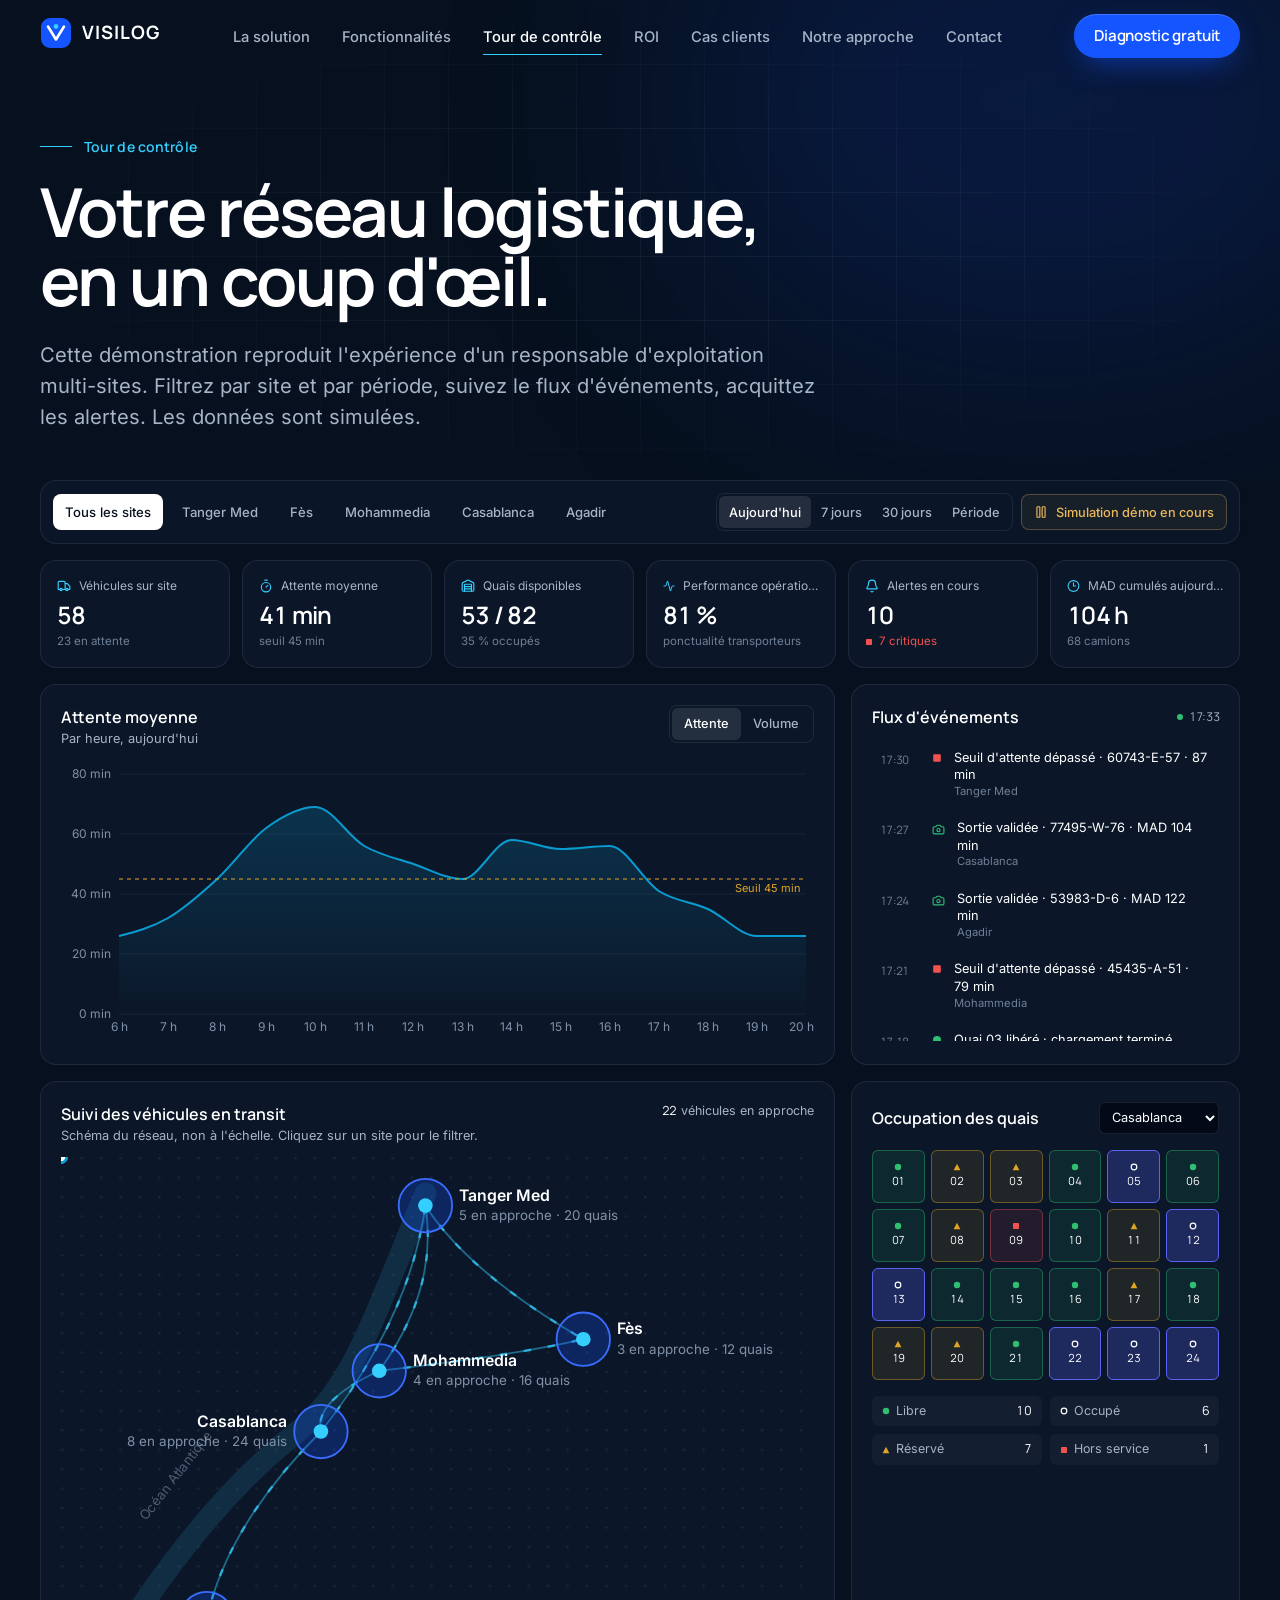
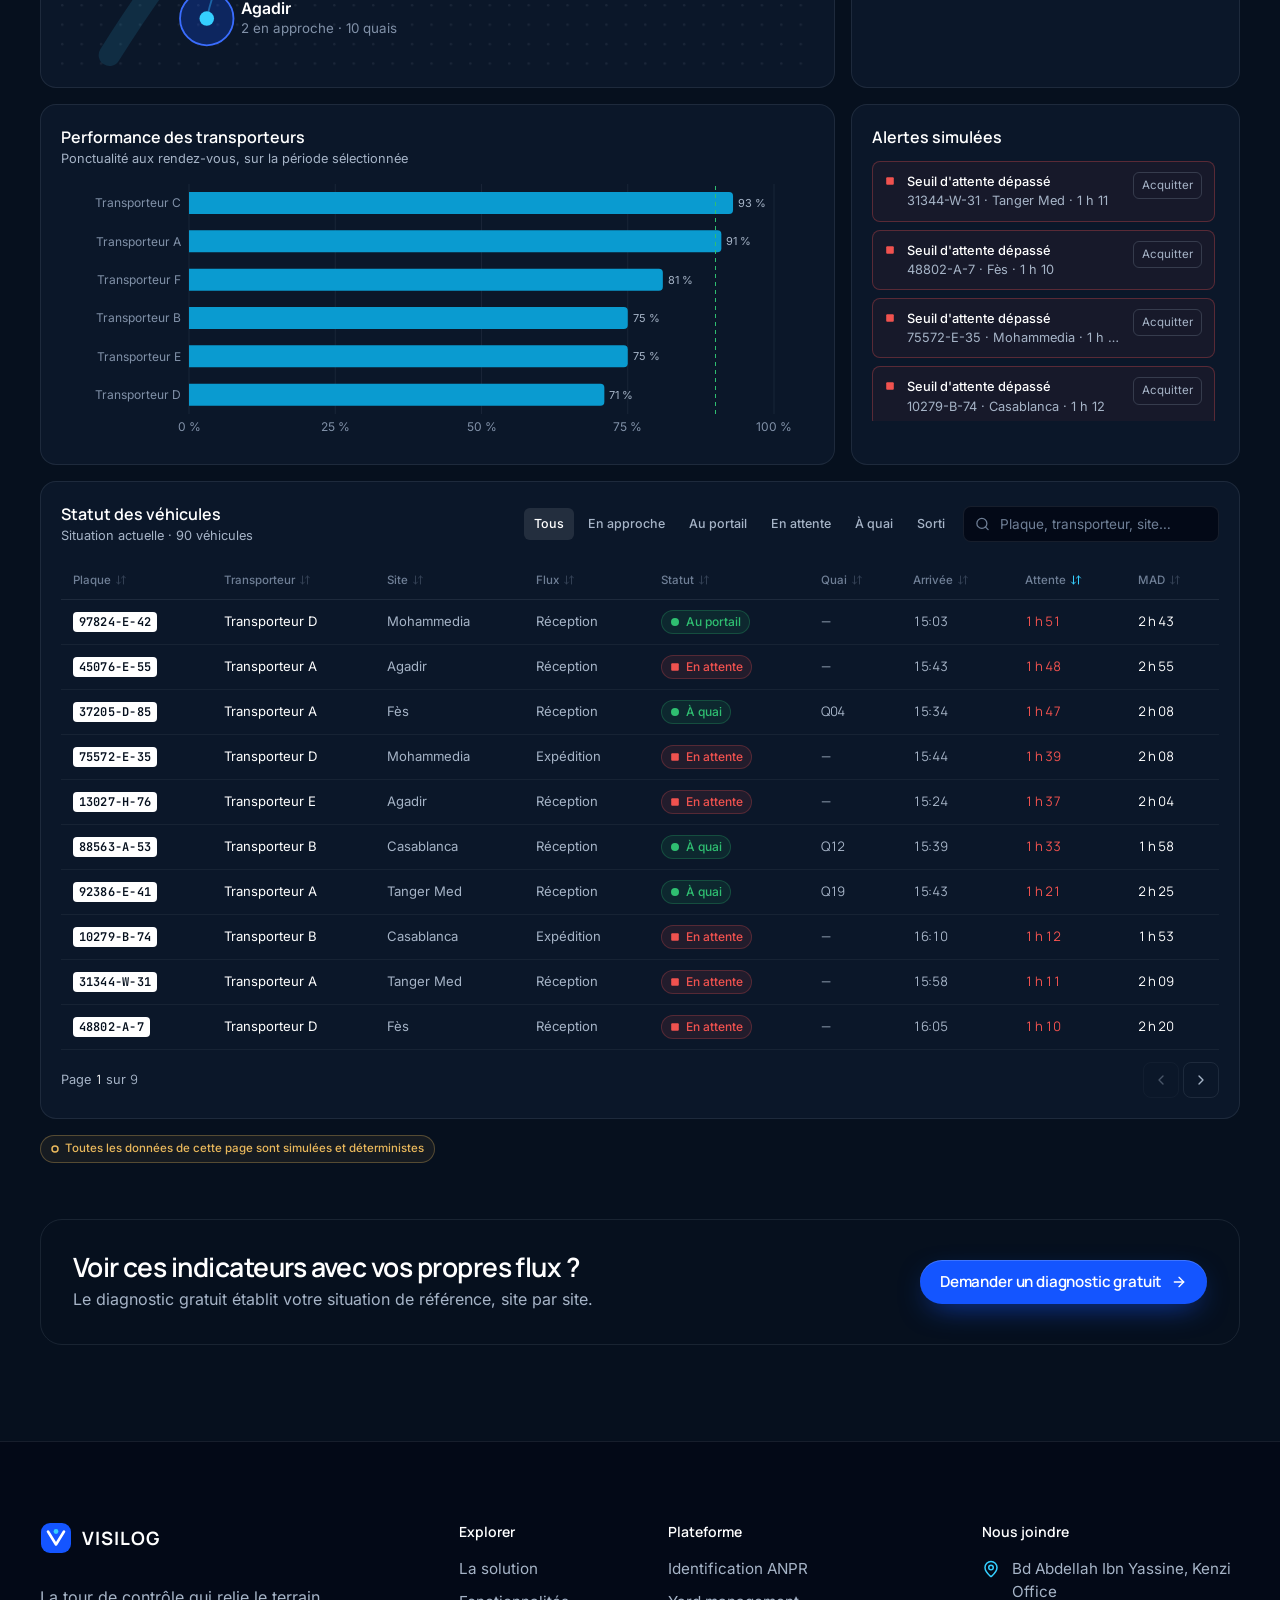
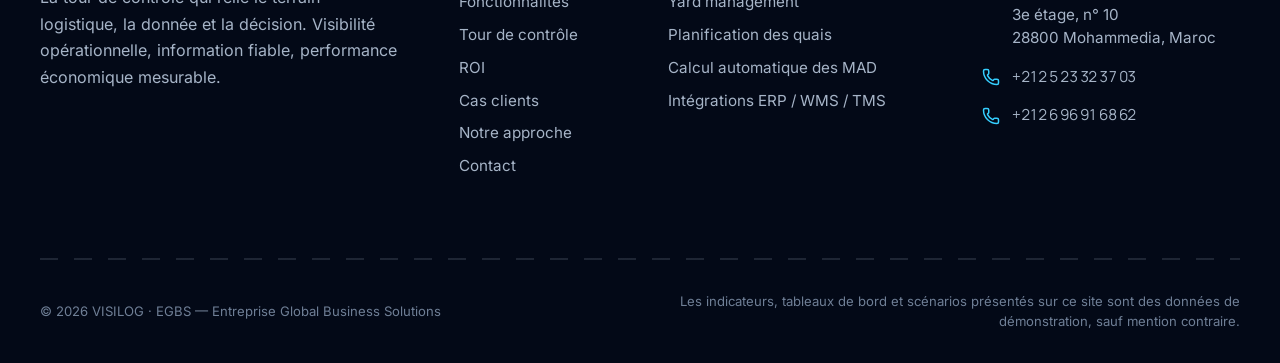
<file: visilog/tour-de-controle/index.html>
<!DOCTYPE html><html lang="fr"><head><meta charSet="utf-8"/><link rel="preconnect" href="/" crossorigin=""/><meta name="viewport" content="width=device-width, initial-scale=1"/><link rel="stylesheet" href="/visilog/_next/static/chunks/0st1fpw-d7l_j.css" data-precedence="next"/><link rel="preload" as="script" fetchPriority="low" href="/visilog/_next/static/chunks/1ckvzn7sfprko.js"/><script src="/visilog/_next/static/chunks/06ti68t6jhm98.js" async=""></script><script src="/visilog/_next/static/chunks/2nii411saqstq.js" async=""></script><script src="/visilog/_next/static/chunks/0ytkjwk_9bvo_.js" async=""></script><script src="/visilog/_next/static/chunks/2kzd2bib-2ux6.js" async=""></script><script src="/visilog/_next/static/chunks/turbopack-0vmwu-t5w6lcb.js" async=""></script><script src="/visilog/_next/static/chunks/1k4j1_pfcbzim.js" async=""></script><script src="/visilog/_next/static/chunks/1upuvyobbcz5n.js" async=""></script><script src="/visilog/_next/static/chunks/42onvq6nokjl2.js" async=""></script><script src="/visilog/_next/static/chunks/2zqwg4uytkmvd.js" async=""></script><script src="/visilog/_next/static/chunks/3gdsic5_gga1f.js" async=""></script><meta name="theme-color" content="#06101E"/><meta name="color-scheme" content="dark"/><title>Tour de contrôle — démonstration interactive · VISILOG</title><meta name="description" content="Explorez une tour de contrôle VISILOG de démonstration : indicateurs multi-sites, flux d&#x27;événements, occupation des quais, performance transporteurs et suivi des véhicules."/><meta name="application-name" content="VISILOG"/><meta name="keywords" content="tour de contrôle supply chain,yard management,ANPR,suivi GPS camions,temps de mise à disposition,MAD,planification des quais,visibilité transport,logistique Maroc"/><meta name="robots" content="index, follow"/><link rel="canonical" href="https://issamjido1.github.io/visilog/tour-de-controle/"/><meta property="og:title" content="VISILOG — Votre supply chain sous contrôle, en temps réel"/><meta property="og:description" content="VISILOG est la tour de contrôle supply chain qui rend visibles vos flux physiques : identification ANPR, suivi GPS, yard management, planification des quais et mesure automatique des temps de mise à disposition."/><meta property="og:url" content="https://issamjido1.github.io/visilog/"/><meta property="og:site_name" content="VISILOG"/><meta property="og:locale" content="fr_MA"/><meta property="og:image" content="https://issamjido1.github.io/visilog/opengraph-image?e6baf144f44d5ce7"/><meta property="og:image:type" content="image/png"/><meta property="og:image:width" content="1200"/><meta property="og:image:height" content="630"/><meta property="og:image:alt" content="VISILOG — Votre supply chain. Sous contrôle. En temps réel."/><meta property="og:type" content="website"/><meta name="twitter:card" content="summary_large_image"/><meta name="twitter:title" content="VISILOG — Supply Chain Control Tower"/><meta name="twitter:description" content="VISILOG est la tour de contrôle supply chain qui rend visibles vos flux physiques : identification ANPR, suivi GPS, yard management, planification des quais et mesure automatique des temps de mise à disposition."/><meta name="twitter:image" content="https://issamjido1.github.io/visilog/opengraph-image?e6baf144f44d5ce7"/><meta name="twitter:image:alt" content="VISILOG — Votre supply chain. Sous contrôle. En temps réel."/><meta name="twitter:image:type" content="image/png"/><meta name="twitter:image:width" content="1200"/><meta name="twitter:image:height" content="630"/><link rel="icon" href="/visilog/icon.svg?icon.1_deoazy19fmw.svg" sizes="any" type="image/svg+xml"/><script src="/visilog/_next/static/chunks/0cz1d0mv5g_q7.js" noModule=""></script></head><body class="min-h-dvh overflow-x-clip"><div hidden=""><!--$--><!--/$--></div><a href="#contenu" class="sr-only z-[100] rounded-full bg-white px-4 py-2 text-night focus:not-sr-only focus:fixed focus:left-4 focus:top-4">Aller au contenu</a><header class="fixed inset-x-0 top-0 z-50 transition-[background,border-color,backdrop-filter] duration-500 border-b border-transparent bg-transparent"><div class="shell flex h-[var(--header-h)] items-center justify-between gap-6"><a aria-label="VISILOG — accueil" class="shrink-0 rounded-lg" href="/visilog/"><span class="inline-flex items-center gap-2.5"><svg viewBox="0 0 32 32" class="h-8 w-8" aria-hidden="true"><rect x="1" y="1" width="30" height="30" rx="9" fill="#1455FF"></rect><path d="M8 9.5 16 22.5 24 9.5" fill="none" stroke="#fff" stroke-width="2.6" stroke-linecap="round" stroke-linejoin="round"></path><circle cx="16" cy="9.5" r="2.4" fill="#35CFFF"></circle></svg><span class="font-display text-[1.15rem] font-bold tracking-[0.06em] text-white">VISILOG</span></span></a><nav aria-label="Navigation principale" class="hidden xl:block"><ul class="flex items-center gap-1"><li><a class="relative rounded-full px-3.5 py-2 text-[0.92rem] font-medium transition-colors text-mist hover:text-white" href="/visilog/solution/">La solution</a></li><li><a class="relative rounded-full px-3.5 py-2 text-[0.92rem] font-medium transition-colors text-mist hover:text-white" href="/visilog/fonctionnalites/">Fonctionnalités</a></li><li><a aria-current="page" class="relative rounded-full px-3.5 py-2 text-[0.92rem] font-medium transition-colors text-white" href="/visilog/tour-de-controle/">Tour de contrôle<span class="absolute inset-x-3.5 -bottom-[1px] h-px bg-cyan"></span></a></li><li><a class="relative rounded-full px-3.5 py-2 text-[0.92rem] font-medium transition-colors text-mist hover:text-white" href="/visilog/roi/">ROI</a></li><li><a class="relative rounded-full px-3.5 py-2 text-[0.92rem] font-medium transition-colors text-mist hover:text-white" href="/visilog/cas-clients/">Cas clients</a></li><li><a class="relative rounded-full px-3.5 py-2 text-[0.92rem] font-medium transition-colors text-mist hover:text-white" href="/visilog/approche/">Notre approche</a></li><li><a class="relative rounded-full px-3.5 py-2 text-[0.92rem] font-medium transition-colors text-mist hover:text-white" href="/visilog/contact/">Contact</a></li></ul></nav><div class="flex items-center gap-3"><span class="hidden sm:block"><a class="group relative inline-flex select-none items-center justify-center gap-2.5 whitespace-nowrap rounded-full font-display font-semibold tracking-[-0.01em] transition-[background,color,border-color,box-shadow,transform] duration-300 ease-out-expo disabled:pointer-events-none disabled:opacity-50 bg-royal text-white shadow-[0_10px_30px_-10px_rgba(20,85,255,0.7),inset_0_1px_0_rgba(255,255,255,0.18)] hover:bg-[#2a64ff] hover:shadow-[0_16px_40px_-12px_rgba(20,85,255,0.9),inset_0_1px_0_rgba(255,255,255,0.22)] active:scale-[0.98] h-11 px-5 text-[0.95rem]" href="/visilog/diagnostic/"><span>Diagnostic gratuit</span></a></span><button type="button" aria-expanded="false" aria-controls="menu-mobile" aria-label="Ouvrir le menu" class="inline-flex h-11 w-11 items-center justify-center rounded-full border border-[var(--line-strong)] text-white transition-colors hover:bg-white/5 xl:hidden"><svg xmlns="http://www.w3.org/2000/svg" width="20" height="20" viewBox="0 0 24 24" fill="none" stroke="currentColor" stroke-width="2" stroke-linecap="round" stroke-linejoin="round" class="lucide lucide-menu" aria-hidden="true"><path d="M4 5h16"></path><path d="M4 12h16"></path><path d="M4 19h16"></path></svg></button></div></div></header><main id="contenu"><div class="page-enter"><section class="relative overflow-hidden pb-12 pt-[calc(var(--header-h)+4rem)]"><div class="grid-bg absolute inset-0 opacity-60" aria-hidden="true"></div><div class="absolute -top-40 right-[-10%] h-[520px] w-[720px] rounded-full bg-royal/15 blur-[130px]" aria-hidden="true"></div><div class="shell relative grid gap-12 lg:grid-cols-12 lg:items-end"><div class="lg:col-span-10"><p class="t-kicker mb-5 flex items-center gap-3"><span class="h-px w-8 bg-cyan" aria-hidden="true"></span>Tour de contrôle</p><h1 class="t-h1">Votre réseau logistique, en un coup d&#x27;œil.</h1><p class="t-lead mt-6 max-w-[60ch]">Cette démonstration reproduit l&#x27;expérience d&#x27;un responsable d&#x27;exploitation multi-sites. Filtrez par site et par période, suivez le flux d&#x27;événements, acquittez les alertes. Les données sont simulées.</p></div></div></section><section class="shell pb-24" aria-label="Démonstration interactive"><!--$!--><template data-dgst=""></template><div class="space-y-4" aria-busy="true" aria-label="Chargement de la démonstration"><div class="h-14 animate-pulse rounded-2xl bg-white/[0.04]"></div><div class="grid grid-cols-2 gap-3 md:grid-cols-3 xl:grid-cols-6"><div class="h-[104px] animate-pulse rounded-2xl bg-white/[0.04]"></div><div class="h-[104px] animate-pulse rounded-2xl bg-white/[0.04]"></div><div class="h-[104px] animate-pulse rounded-2xl bg-white/[0.04]"></div><div class="h-[104px] animate-pulse rounded-2xl bg-white/[0.04]"></div><div class="h-[104px] animate-pulse rounded-2xl bg-white/[0.04]"></div><div class="h-[104px] animate-pulse rounded-2xl bg-white/[0.04]"></div></div><div class="h-[380px] animate-pulse rounded-2xl bg-white/[0.04]"></div></div><!--/$--><div class="mt-14 flex flex-col items-start justify-between gap-6 rounded-[22px] border border-[var(--line)] p-6 sm:flex-row sm:items-center sm:p-8"><div><h2 class="t-h3">Voir ces indicateurs avec vos propres flux ?</h2><p class="t-body mt-1">Le diagnostic gratuit établit votre situation de référence, site par site.</p></div><a class="group relative inline-flex select-none items-center justify-center gap-2.5 whitespace-nowrap rounded-full font-display font-semibold tracking-[-0.01em] transition-[background,color,border-color,box-shadow,transform] duration-300 ease-out-expo disabled:pointer-events-none disabled:opacity-50 bg-royal text-white shadow-[0_10px_30px_-10px_rgba(20,85,255,0.7),inset_0_1px_0_rgba(255,255,255,0.18)] hover:bg-[#2a64ff] hover:shadow-[0_16px_40px_-12px_rgba(20,85,255,0.9),inset_0_1px_0_rgba(255,255,255,0.22)] active:scale-[0.98] h-11 px-5 text-[0.95rem]" href="/visilog/diagnostic/"><span>Demander un diagnostic gratuit</span><span class="transition-transform duration-300 ease-out-expo group-hover:translate-x-0.5" aria-hidden="true"><svg xmlns="http://www.w3.org/2000/svg" width="16" height="16" viewBox="0 0 24 24" fill="none" stroke="currentColor" stroke-width="2" stroke-linecap="round" stroke-linejoin="round" class="lucide lucide-arrow-right" aria-hidden="true"><path d="M5 12h14"></path><path d="m12 5 7 7-7 7"></path></svg></span></a></div></section><!--$--><!--/$--></div></main><footer class="relative border-t border-[var(--line)] bg-abyss"><div class="shell grid gap-14 py-20 md:grid-cols-12"><div class="md:col-span-4"><span class="inline-flex items-center gap-2.5"><svg viewBox="0 0 32 32" class="h-8 w-8" aria-hidden="true"><rect x="1" y="1" width="30" height="30" rx="9" fill="#1455FF"></rect><path d="M8 9.5 16 22.5 24 9.5" fill="none" stroke="#fff" stroke-width="2.6" stroke-linecap="round" stroke-linejoin="round"></path><circle cx="16" cy="9.5" r="2.4" fill="#35CFFF"></circle></svg><span class="font-display text-[1.15rem] font-bold tracking-[0.06em] text-white">VISILOG</span></span><p class="t-body mt-6 max-w-sm">La tour de contrôle qui relie le terrain logistique, la donnée et la décision. Visibilité opérationnelle, information fiable, performance économique mesurable.</p></div><nav aria-label="Pages" class="md:col-span-2"><h2 class="mb-4 font-display text-sm font-semibold text-white">Explorer</h2><ul class="space-y-2.5 text-[0.95rem] text-mist"><li><a class="hover:text-white" href="/visilog/solution/">La solution</a></li><li><a class="hover:text-white" href="/visilog/fonctionnalites/">Fonctionnalités</a></li><li><a class="hover:text-white" href="/visilog/tour-de-controle/">Tour de contrôle</a></li><li><a class="hover:text-white" href="/visilog/roi/">ROI</a></li><li><a class="hover:text-white" href="/visilog/cas-clients/">Cas clients</a></li><li><a class="hover:text-white" href="/visilog/approche/">Notre approche</a></li><li><a class="hover:text-white" href="/visilog/contact/">Contact</a></li></ul></nav><nav aria-label="Plateforme" class="md:col-span-3"><h2 class="mb-4 font-display text-sm font-semibold text-white">Plateforme</h2><ul class="space-y-2.5 text-[0.95rem] text-mist"><li><a class="hover:text-white" href="/visilog/fonctionnalites/#anpr">Identification ANPR</a></li><li><a class="hover:text-white" href="/visilog/fonctionnalites/#yard">Yard management</a></li><li><a class="hover:text-white" href="/visilog/fonctionnalites/#quais">Planification des quais</a></li><li><a class="hover:text-white" href="/visilog/fonctionnalites/#mad">Calcul automatique des MAD</a></li><li><a class="hover:text-white" href="/visilog/fonctionnalites/#integrations">Intégrations ERP / WMS / TMS</a></li></ul></nav><div class="md:col-span-3"><h2 class="mb-4 font-display text-sm font-semibold text-white">Nous joindre</h2><address class="space-y-4 text-[0.95rem] not-italic text-mist"><a href="https://www.google.com/maps/search/?api=1&amp;query=Kenzi+Office+Bd+Abdellah+Ibn+Yassine+Mohammedia" target="_blank" rel="noreferrer" class="flex gap-3 hover:text-white"><svg xmlns="http://www.w3.org/2000/svg" width="18" height="18" viewBox="0 0 24 24" fill="none" stroke="currentColor" stroke-width="2" stroke-linecap="round" stroke-linejoin="round" class="lucide lucide-map-pin mt-0.5 shrink-0 text-cyan" aria-hidden="true"><path d="M20 10c0 4.993-5.539 10.193-7.399 11.799a1 1 0 0 1-1.202 0C9.539 20.193 4 14.993 4 10a8 8 0 0 1 16 0"></path><circle cx="12" cy="10" r="3"></circle></svg><span><span class="block">Bd Abdellah Ibn Yassine, Kenzi Office</span><span class="block">3e étage, n° 10</span><span class="block">28800 Mohammedia, Maroc</span></span></a><a href="tel:+212523323703" class="flex items-center gap-3 hover:text-white"><svg xmlns="http://www.w3.org/2000/svg" width="18" height="18" viewBox="0 0 24 24" fill="none" stroke="currentColor" stroke-width="2" stroke-linecap="round" stroke-linejoin="round" class="lucide lucide-phone shrink-0 text-cyan" aria-hidden="true"><path d="M13.832 16.568a1 1 0 0 0 1.213-.303l.355-.465A2 2 0 0 1 17 15h3a2 2 0 0 1 2 2v3a2 2 0 0 1-2 2A18 18 0 0 1 2 4a2 2 0 0 1 2-2h3a2 2 0 0 1 2 2v3a2 2 0 0 1-.8 1.6l-.468.351a1 1 0 0 0-.292 1.233 14 14 0 0 0 6.392 6.384"></path></svg><span class="t-num">+212 5 23 32 37 03</span></a><a href="tel:+212696916862" class="flex items-center gap-3 hover:text-white"><svg xmlns="http://www.w3.org/2000/svg" width="18" height="18" viewBox="0 0 24 24" fill="none" stroke="currentColor" stroke-width="2" stroke-linecap="round" stroke-linejoin="round" class="lucide lucide-phone shrink-0 text-cyan" aria-hidden="true"><path d="M13.832 16.568a1 1 0 0 0 1.213-.303l.355-.465A2 2 0 0 1 17 15h3a2 2 0 0 1 2 2v3a2 2 0 0 1-2 2A18 18 0 0 1 2 4a2 2 0 0 1 2-2h3a2 2 0 0 1 2 2v3a2 2 0 0 1-.8 1.6l-.468.351a1 1 0 0 0-.292 1.233 14 14 0 0 0 6.392 6.384"></path></svg><span class="t-num">+212 6 96 91 68 62</span></a></address></div></div><div class="shell"><div class="lane opacity-60" aria-hidden="true"></div></div><div class="shell flex flex-col gap-3 py-8 text-[0.82rem] text-fog md:flex-row md:items-center md:justify-between"><p>© <!-- -->2026<!-- --> VISILOG · <!-- -->EGBS — Entreprise Global Business Solutions</p><p class="max-w-xl md:text-right">Les indicateurs, tableaux de bord et scénarios présentés sur ce site sont des données de démonstration, sauf mention contraire.</p></div></footer><script type="application/ld+json">{"@context":"https://schema.org","@type":"SoftwareApplication","name":"VISILOG","applicationCategory":"BusinessApplication","operatingSystem":"Web","description":"VISILOG est la tour de contrôle supply chain qui rend visibles vos flux physiques : identification ANPR, suivi GPS, yard management, planification des quais et mesure automatique des temps de mise à disposition.","inLanguage":"fr","publisher":{"@type":"Organization","name":"EGBS","address":{"@type":"PostalAddress","addressLocality":"Mohammedia","addressCountry":"MA"}}}</script><script id="_R_">(globalThis["TURBOPACK"] || (globalThis["TURBOPACK"] = [])).push({"otherChunks":["static/chunks/1ckvzn7sfprko.js","static/chunks/06ti68t6jhm98.js","static/chunks/2nii411saqstq.js","static/chunks/0ytkjwk_9bvo_.js","static/chunks/2kzd2bib-2ux6.js"],"runtimeModuleIds":[94553]});</script><script src="/visilog/_next/static/chunks/1ckvzn7sfprko.js" async=""></script><script>(self.__next_f=self.__next_f||[]).push([0])</script><script>self.__next_f.push([1,"1:\"$Sreact.fragment\"\n2:\"/visilog/_next/static/chunks/1k4j1_pfcbzim.js\"\n3:\"/visilog/_next/static/chunks/1upuvyobbcz5n.js\"\n4:I[93983,[\"$2\",\"$3\"],\"Header\"]\n5:\"/visilog/_next/static/chunks/42onvq6nokjl2.js\"\n6:I[39756,[\"$5\"],\"default\"]\n7:\"/visilog/_next/static/chunks/2zqwg4uytkmvd.js\"\n8:I[8821,[\"$2\",\"$3\",\"$7\"],\"default\"]\n9:I[37457,[\"$5\"],\"default\"]\na:\"/visilog/_next/static/chunks/3gdsic5_gga1f.js\"\nb:I[76525,[\"$2\",\"$3\",\"$a\"],\"ButtonLink\"]\nc:I[5014,[\"$2\",\"$3\",\"$a\"],\"default\"]\nd:I[22016,[\"$2\",\"$3\"],\"\"]\n1d:I[68027,[\"$2\",\"$3\"],\"default\",1]\n:HL[\"/visilog/_next/static/chunks/0st1fpw-d7l_j.css\",\"style\"]\n:HC[\"/\",\"\"]\n19:X\n1a:[[\"children\",{\"s\":\"__PAGE__\",\"h\":512,\"d\":{\"r\":\"$L1b\",\"p\":false,\"v\":null}}]]\n17:[[\"children\",{\"s\":\"tour-de-controle\",\"h\":512,\"d\":{\"r\":\"$L18\",\"p\":false,\"v\":\"$19\"},\"c\":\"$Q1a\"}]]\n0:{\"P\":null,\"c\":[\"\",\"tour-de-controle\",\"\"],\"q\":\"\",\"i\":false,\"t\":{\"t\":{\"s\":\"\",\"h\":528,\"d\":{\"r\":[\"$\",\"$1\",\"c\",{\"children\":[[[\"$\",\"link\",\"0\",{\"rel\":\"stylesheet\",\"href\":\"/visilog/_next/static/chunks/0st1fpw-d7l_j.css\",\"precedence\":\"next\",\"crossOrigin\":\"$undefined\",\"nonce\":\"$undefined\"}],[\"$\",\"script\",\"script-0\",{\"src\":\"/visilog/_next/static/chunks/1k4j1_pfcbzim.js\",\"async\":true,\"nonce\":\"$undefined\"}],[\"$\",\"script\",\"script-1\",{\"src\":\"/visilog/_next/static/chunks/1upuvyobbcz5n.js\",\"async\":true,\"nonce\":\"$undefined\"}]],[\"$\",\"html\",null,{\"lang\":\"fr\",\"children\":[\"$\",\"body\",null,{\"className\":\"min-h-dvh overflow-x-clip\",\"children\":[[\"$\",\"$L4\",null,{}],[\"$\",\"main\",null,{\"id\":\"contenu\",\"children\":[\"$\",\"$L6\",null,{\"parallelRouterKey\":\"children\",\"error\":\"$8\",\"errorStyles\":[],\"errorScripts\":[[\"$\",\"script\",\"script-0\",{\"src\":\"/visilog/_next/static/chunks/2zqwg4uytkmvd.js\",\"async\":true,\"nonce\":\"$undefined\"}]],\"template\":[\"$\",\"div\",null,{\"className\":\"page-enter\",\"children\":[\"$\",\"$L9\",null,{}]}],\"templateStyles\":[],\"templateScripts\":null,\"notFound\":[[\"$\",\"section\",null,{\"className\":\"relative flex min-h-[80svh] items-center overflow-hidden pt-[var(--header-h)]\",\"children\":[[\"$\",\"div\",null,{\"className\":\"grid-bg absolute inset-0 opacity-60\",\"aria-hidden\":true}],[\"$\",\"div\",null,{\"className\":\"shell relative\",\"children\":[[\"$\",\"p\",null,{\"className\":\"t-num text-[0.9rem] text-cyan\",\"children\":\"Erreur 404 · Quai introuvable\"}],[\"$\",\"h1\",null,{\"className\":\"t-h1 mt-4 max-w-3xl\",\"children\":\"Ce camion s'est trompé de quai.\"}],[\"$\",\"p\",null,{\"className\":\"t-lead mt-6 max-w-xl\",\"children\":\"La page demandée n'existe pas ou a été déplacée. Reprenez depuis l'accueil ou ouvrez la démonstration.\"}],[\"$\",\"div\",null,{\"className\":\"mt-9 flex flex-col gap-3 sm:flex-row\",\"children\":[[\"$\",\"$Lb\",null,{\"href\":\"/\",\"icon\":[\"$\",\"$Lc\",null,{\"ref\":\"$undefined\",\"icon\":{\"name\":\"arrow-right\",\"size\":24,\"node\":[[\"path\",{\"d\":\"M5 12h14\",\"key\":\"1ays0h\"}],[\"path\",{\"d\":\"m12 5 7 7-7 7\",\"key\":\"xquz4c\"}]]},\"className\":\"$undefined\",\"size\":16}],\"children\":\"Retour à l'accueil\"}],[\"$\",\"$Lb\",null,{\"href\":\"/tour-de-controle\",\"variant\":\"secondary\",\"children\":\"Ouvrir la tour de contrôle\"}]]}]]}]]}],[]],\"forbidden\":\"$undefined\",\"unauthorized\":\"$undefined\"}]}],[\"$\",\"footer\",null,{\"className\":\"relative border-t border-[var(--line)] bg-abyss\",\"children\":[[\"$\",\"div\",null,{\"className\":\"shell grid gap-14 py-20 md:grid-cols-12\",\"children\":[[\"$\",\"div\",null,{\"className\":\"md:col-span-4\",\"children\":[[\"$\",\"span\",null,{\"className\":\"inline-flex items-center gap-2.5\",\"children\":[[\"$\",\"svg\",null,{\"viewBox\":\"0 0 32 32\",\"className\":\"h-8 w-8\",\"aria-hidden\":true,\"children\":[[\"$\",\"rect\",null,{\"x\":\"1\",\"y\":\"1\",\"width\":\"30\",\"height\":\"30\",\"rx\":\"9\",\"fill\":\"#1455FF\"}],[\"$\",\"path\",null,{\"d\":\"M8 9.5 16 22.5 24 9.5\",\"fill\":\"none\",\"stroke\":\"#fff\",\"strokeWidth\":\"2.6\",\"strokeLinecap\":\"round\",\"strokeLinejoin\":\"round\"}],[\"$\",\"circle\",null,{\"cx\":\"16\",\"cy\":\"9.5\",\"r\":\"2.4\",\"fill\":\"#35CFFF\"}]]}],[\"$\",\"span\",null,{\"className\":\"font-display text-[1.15rem] font-bold tracking-[0.06em] text-white\",\"children\":\"VISILOG\"}]]}],[\"$\",\"p\",null,{\"className\":\"t-body mt-6 max-w-sm\",\"children\":\"La tour de contrôle qui relie le terrain logistique, la donnée et la décision. Visibilité opérationnelle, information fiable, performance économique mesurable.\"}]]}],[\"$\",\"nav\",null,{\"aria-label\":\"Pages\",\"className\":\"md:col-span-2\",\"children\":[[\"$\",\"h2\",null,{\"className\":\"mb-4 font-display text-sm font-semibold text-white\",\"children\":\"Explorer\"}],[\"$\",\"ul\",null,{\"className\":\"space-y-2.5 text-[0.95rem] text-mist\",\"children\":[[\"$\",\"li\",\"/solution\",{\"children\":[\"$\",\"$Ld\",null,{\"href\":\"/solution\",\"className\":\"hover:text-white\",\"children\":\"La solution\"}]}],[\"$\",\"li\",\"/fonctionnalites\",{\"children\":[\"$\",\"$Ld\",null,{\"href\":\"/fonctionnalites\",\"className\":\"hover:text-white\",\"children\":\"Fonctionnalités\"}]}],[\"$\",\"li\",\"/tour-de-controle\",{\"children\":[\"$\",\"$Ld\",null,{\"href\":\"/tour-de-controle\",\"className\":\"hover:text-white\",\"children\":\"Tour de contrôle\"}]}],[\"$\",\"li\",\"/roi\",{\"children\":[\"$\",\"$Ld\",null,{\"href\":\"/roi\",\"className\":\"hover:text-white\",\"children\":\"ROI\"}]}],[\"$\",\"li\",\"/cas-clients\",{\"children\":[\"$\",\"$Ld\",null,{\"href\":\"/cas-clients\",\"className\":\"hover:text-white\",\"children\":\"Cas clients\"}]}],[\"$\",\"li\",\"/approche\",{\"children\":[\"$\",\"$Ld\",null,{\"href\":\"/approche\",\"className\":\"hover:text-white\",\"children\":\"Notre approche\"}]}],[\"$\",\"li\",\"/contact\",{\"children\":[\"$\",\"$Ld\",null,{\"href\":\"/contact\",\"className\":\"hover:text-white\",\"children\":\"Contact\"}]}]]}]]}],[\"$\",\"nav\",null,{\"aria-label\":\"Plateforme\",\"className\":\"md:col-span-3\",\"children\":[[\"$\",\"h2\",null,{\"className\":\"mb-4 font-display text-sm font-semibold text-white\",\"children\":\"Plateforme\"}],[\"$\",\"ul\",null,{\"className\":\"space-y-2.5 text-[0.95rem] text-mist\",\"children\":[\"$Le\",\"$Lf\",\"$L10\",\"$L11\",\"$L12\"]}]]}],\"$L13\"]}],\"$L14\",\"$L15\"]}],\"$L16\"]}]}]]}],\"p\":false,\"v\":null},\"c\":\"$Q17\"},\"h\":{\"r\":\"$L1c\",\"p\":false,\"v\":null}},\"m\":\"$undefined\",\"G\":[\"$1d\",[\"$L1e\"]],\"S\":true,\"r\":\"$undefined\",\"s\":\"$undefined\",\"a\":\"$undefined\",\"l\":\"$undefined\",\"p\":\"$undefined\",\"d\":\"$undefined\",\"b\":\"T9D29Jizh-L_TClEpcK9y\"}\n1f:\"ControlTowerLoader\"\n20:I[5205,[\"$2\",\"$3\",\"$a\"],\"$1f\"]\n21:I[97367,[\"$5\"],\"OutletBoundary\"]\n22:\"$Sreact.suspense\"\n24:\"ViewportBoundary\"\n25:I[97367,[\"$5\"],\"$24\"]\n27:\"MetadataBoundary\"\n28:I[97367,[\"$5\"],\"$27\"]\ne:[\"$\",\"li\",\"/fonctionnalites#anpr\",{\"children\":[\"$\",\"$Ld\",null,{\"href\":\"/fonctionnalites#anpr\",\"className\":\"hover:text-white\",\"children\":\"Identification ANPR\"}]}]\nf:[\"$\",\"li\",\"/fonctionnalites#yard\",{\"children\":[\"$\",\"$Ld\",null,{\"href\":\"/fonctionnalites#yard\",\"className\":\"hover:text-white\",\"children\":\"Yard management\"}]}]\n10:[\"$\",\"li\",\"/fonctionnalites#quais\",{\"children\":[\"$\",\"$Ld\",null,{\"href\":\"/fonctionnalites#quais\",\"className\":\"hover:text-white\",\"children\":\"Planification des quais\"}]}]\n11:[\"$\",\"li\",\"/fonctionnalites#mad\",{\"children\":[\"$\",\"$Ld\",null,{\"href\":\"/fonctionnalites#mad\",\"className\":\"hover:text-white\",\"children\":\"Calcul automatique des MAD\"}]}]\n12:[\"$\",\"li\",\"/fonctionnalites#integrations\",{\"children\":[\"$\",\"$Ld\",null,{\"href\":\"/fonctionnalites#integrations\",\"className\":\"hover:text-white\",\"children\":\"Intégrations ERP / WMS / TMS\"}]}]\n13:[\"$\",\"div\",null,{\"className\":\"md:col-span-3\",\"children\":[[\"$\",\"h2\",null,{\"className\":\"mb-4 font-display text-sm font-semibold text-white\",\"children\":\"Nous joindre\"}],[\"$\",\"address\",null,{\"className\":\"space-y-4 text-[0.95rem] not-italic text-mist\",\"children\":[[\"$\",\"a\",null,{\"href\":\"https://www.google.com/maps/search/?api=1\u0026query=Kenzi+Office+Bd+Abdellah+Ibn+Yassine+Mohammedia\",\"target\":\"_blank\",\"rel\":\"noreferrer\",\"className\":\"flex gap-3 hover:text-white\",\"children\":[[\"$\",\"$Lc\",null,{\"ref\":\"$undefined\",\"icon\":{\"name\":\"map-pin\",\"size\":24,\"node\":[[\"path\",{\"d\":\"M20 10c0 4.993-5.539 10.193-7.399 11.799a1 1 0 0 1-1.202 0C9.539 20.193 4 14.993 4 10a8 8 0 0 1 16 0\",\"key\":\"1r0f0z\"}],[\"circle\",{\"cx\":\"12\",\"cy\":\"10\",\"r\":\"3\",\"key\":\"ilqhr7\"}]]},\"className\":\"mt-0.5 shrink-0 text-cyan\",\"size\":18,\"aria-hidden\":true}],[\"$\",\"span\",null,{\"children\":[[\"$\",\"span\",\"Bd Abdellah Ibn Yassine, Kenzi Office\",{\"className\":\"block\",\"children\":\"Bd Abdellah Ibn Yassine, Kenzi Office\"}],[\"$\",\"span\",\"3e étage, n° 10\",{\"className\":\"block\",\"children\":\"3e étage, n° 10\"}],[\"$\",\"span\",\"28800 Mohammedia, Maroc\",{\"className\":\"block\",\"children\":\"28800 Mohammedia, Maroc\"}]]}]]}],[[\"$\",\"a\",\"tel:+212523323703\",{\"href\":\"tel:+212523323703\",\"className\":\"flex items-center gap-3 hover:text-white\",\"children\":[[\"$\",\"$Lc\",null,{\"ref\":\"$undefined\",\"icon\":{\"name\":\"phone\",\"size\":24,\"node\":[[\"path\",{\"d\":\"M13.832 16.568a1 1 0 0 0 1.213-.303l.355-.465A2 2 0 0 1 17 15h3a2 2 0 0 1 2 2v3a2 2 0 0 1-2 2A18 18 0 0 1 2 4a2 2 0 0 1 2-2h3a2 2 0 0 1 2 2v3a2 2 0 0 1-.8 1.6l-.468.351a1 1 0 0 0-.292 1.233 14 14 0 0 0 6.392 6.384\",\"key\":\"9njp5v\"}]]},\"className\":\"shrink-0 text-cyan\",\"size\":18,\"aria-hidden\":true}],[\"$\",\"span\",null,{\"className\":\"t-num\",\"children\":\"+212 5 23 32 37 03\"}]]}],[\"$\",\"a\",\"tel:+212696916862\",{\"href\":\"tel:+212696916862\",\"className\":\"flex items-center gap-3 hover:text-white\",\"children\":[[\"$\",\"$Lc\",null,{\"ref\":\"$undefined\",\"icon\":\"$13:props:children:1:props:children:1:0:props:children:0:props:icon\",\"className\":\"shrink-0 text-cyan\",\"size\":18,\"aria-hidden\":true}],[\"$\",\"span\",null,{\"className\":\"t-num\",\"children\":\"+212 6 96 91 68 62\"}]]}]]]}]]}]\n14:[\"$\",\"div\",null,{\"className\":\"shell\",\"children\":[\"$\",\"div\",null,{\"className\":\"lane opacity-60\",\"aria-hidden\":true}]}]\n15:[\"$\",\"div\",null,{\"className\":\"shell flex flex-col gap-3 py-8 text-[0.82rem] text-fog md:flex-row md:items-center md:justify-between\",\"children\":[[\"$\",\"p\",null,{\"children\":[\"© \",2026,\" VISILOG · \",\"EGBS — Entreprise Global Business Solutions\"]}],[\"$\",\"p\",null,{\"className\":\"max-w-xl md:text-right\",\"children\":\"Les indicateurs, tableaux de bord et scénarios présentés sur ce site sont des données de démonstration, sauf mention contraire.\"}]]}]\n16:[\"$\",\"script\",null,{\"type\":\"application/ld+json\",\"dangerouslySetInnerHTML\":{\"__html\":\"{\\\"@context\\\":\\\"https://schema.org\\\",\\\"@type\\\":\\\"SoftwareApplication\\\",\\\"name\\\":\\\"VISILOG\\\",\\\"applicationCategory\\\":\\\"BusinessApplication\\\",\\\"operatingSystem\\\":\\\"Web\\\",\\\"description\\\":\\\"VISILOG est la tour de contrôle supply chain qui rend visibles vos flux physiques : identification ANPR, suivi GPS, yard management, planification des quais et mesure automatique des temps de mise à disposition.\\\",\\\"inLanguage\\\":\\\"fr\\\",\\\"publisher\\\":{\\\"@type\\\":\\\"Organization\\\",\\\"name\\\":\\\"EGBS\\\",\\\"address\\\":{\\\"@type\\\":\\\"PostalAddress\\\",\\\"addressLocality\\\":\\\"Mohammedia\\\",\\\"addressCountry\\\":\\\"MA\\\"}}}\"}}]\n18:[\"$\",\"$1\",\"c\",{\"children\":[null,[\"$\",\"$L6\",null,{\"parallelRouterKey\":\"children\",\"error\":\"$undefined\",\"errorStyles\":\"$undefined\",\"errorScripts\":\"$undefined\",\"template\":[\"$\",\"$L9\",null,{}],\"templateStyles\":\"$undefined\",\"templateScripts\":\"$undefined\",\"notFound\":\"$undefined\",\"forbidden\":\"$undefined\",\"unauthorized\":\"$undefined\"}]]}]\n1b:[\"$\",\"$1\",\"c\",{\"children\":[[[\"$\",\"section\",null,{\"className\":\"relative overflow-hidden pb-12 pt-[calc(var(--header-h)+4rem)]\",\"children\":[[\"$\",\"div\",null,{\"className\":\"grid-bg absolute inset-0 opacity-60\",\"aria-hidden\":true}],[\"$\",\"div\",null,{\"className\":\"absolute -top-40 right-[-10%] h-[520px] w-[720px] rounded-full bg-royal/15 blur-[130px]\",\"aria-hidden\":true}],[\"$\",\"div\",null,{\"className\":\"shell relative grid gap-12 lg:grid-cols-12 lg:items-end\",\"children\":[[\"$\",\"div\",null,{\"className\":\"lg:col-span-10\",\"children\":[[\"$\",\"p\",null,{\"className\":\"t-kicker mb-5 flex items-center gap-3\",\"children\":[[\"$\",\"span\",null,{\"className\":\"h-px w-8 bg-cyan\",\"aria-hidden\":true}],\"Tour de contrôle\"]}],[\"$\",\"h1\",null,{\"className\":\"t-h1\",\"children\":\"Votre réseau logistique, en un coup d'œil.\"}],[\"$\",\"p\",null,{\"className\":\"t-lead mt-6 max-w-[60ch]\",\"children\":\"Cette démonstration reproduit l'expérience d'un responsable d'exploitation multi-sites. Filtrez par site et par période, suivez le flux d'événements, acquittez les alertes. Les données sont simulées.\"}],null]}],null]}]]}],[\"$\",\"section\",null,{\"className\":\"shell pb-24\",\"aria-label\":\"Démonstration interactive\",\"children\":[[\"$\",\"$L20\",null,{}],[\"$\",\"div\",null,{\"className\":\"mt-14 flex flex-col items-start justify-between gap-6 rounded-[22px] border border-[var(--line)] p-6 sm:flex-row sm:items-center sm:p-8\",\"children\":[[\"$\",\"div\",null,{\"children\":[[\"$\",\"h2\",null,{\"className\":\"t-h3\",\"children\":\"Voir ces indicateurs avec vos propres flux ?\"}],[\"$\",\"p\",null,{\"className\":\"t-body mt-1\",\"children\":\"Le diagnostic gratuit établit votre situation de référence, site par site.\"}]]}],[\"$\",\"$Lb\",null,{\"href\":\"/diagnostic\",\"icon\":[\"$\",\"$Lc\",null,{\"ref\":\"$undefined\",\"icon\":\"$0:t:t:d:r:props:children:1:props:children:props:children:1:props:children:props:notFound:0:props:children:1:props:children:3:props:children:0:props:icon:props:icon\",\"className\":\"$undefined\",\"size\":16}],\"children\":\"Demander un diagnostic gratuit\"}]]}]]}]],[[\"$\",\"script\",\"script-0\",{\"src\":\"/visilog/_next/static/chunks/3gdsic5_gga1f.js\",\"async\":true,\"nonce\":\"$undefined\"}]],[\"$\",\"$L21\",null,{\"children\":[\"$\",\"$22\",null,{\"name\":\"Next.MetadataOutlet\",\"children\":\"$@23\"}]}]]}]\n1c:[\"$\",\"$1\",\"h\",{\"children\":[null,[\"$\",\"$L25\",null,{\"children\":\"$L26\"}],[\"$\",\"$L28\",null,{\"children\":[[\"$\",\"div\",null,{\"hidden\":true,\"children\":[\"$\",\"$22\",null,{\"name\":\"Next.Metadata\",\"children\":\"$L29\"}]}],null]}],null]}]\n1e:[\"$\",\"link\",\"0\",{\"rel\":\"stylesheet\",\"href\":\"/visilog/_next/static/chunks/0st1fpw-d7l_j.css\",\"precedence\":\"next\",\"crossOrigin\":\"$undefined\",\"nonce\":\"$undefined\"}]\n19:C\n26:[[\"$\",\"meta\",\"0\",{\"charSet\":\"utf-8\"}],[\"$\",\"meta\",\"1\",{\"name\":\"viewport\",\"content\":\"width=device-width, initial-scale=1\"}],[\"$\",\"meta\",\"2\",{\"name\":\"theme-color\",\"content\":\"#06101E\"}],[\"$\",\"meta\",\"3\",{\"name\":\"color-scheme\",\"content\":\"dark\"}]]\n2a:I[27201,[\"$5\"],\"IconMark\"]\n23:null\n29:[[\"$\",\"title\",\"0\",{\"children\":\"Tour de contrôle — démonstration interactive · VISILOG\"}],[\"$\",\"meta\",\"1\",{\"name\":\"description\",\"content\":\"Explorez une tour de contrôle VISILOG de démonstration : indicateurs multi-sites, flux d'événements, occupation des quais, performance transporteurs et suivi des véhicules.\"}],[\"$\",\"meta\",\"2\",{\"name\":\"application-name\",\"content\":\"VISILOG\"}],[\"$\",\"meta\",\"3\",{\"name\":\"keywords\",\"content\":\"tour de contrôle supply chain,yard management,ANPR,suivi GPS camions,temps de mise à disposition,MAD,planification des quais,visibilité transport,logistique Maroc\"}],[\"$\",\"meta\",\"4\",{\"name\":\"robots\",\"content\":\"index, follow\"}],[\"$\",\"link\",\"5\",{\"rel\":\"canonical\",\"href\":\"https://issamjido1.github.io/visilog/tour-de-controle/\"}],[\"$\",\"meta\",\"6\",{\"property\":\"og:title\",\"content\":\"VISILOG — Votre supply chain sous contrôle, en temps réel\"}],[\"$\",\"meta\",\"7\",{\"property\":\"og:description\",\"content\":\"VISILOG est la tour de contrôle supply chain qui rend visibles vos flux physiques : identification ANPR, suivi GPS, yard management, planification des quais et mesure automatique des temps de mise à disposition.\"}],[\"$\",\"meta\",\"8\",{\"property\":\"og:url\",\"content\":\"https://issamjido1.github.io/visilog/\"}],[\"$\",\"meta\",\"9\",{\"property\":\"og:site_name\",\"content\":\"VISILOG\"}],[\"$\",\"meta\",\"10\",{\"property\":\"og:locale\",\"content\":\"fr_MA\"}],[\"$\",\"meta\",\"11\",{\"property\":\"og:image\",\"content\":\"https://issamjido1.github.io/visilog/opengraph-image?e6baf144f44d5ce7\"}],[\"$\",\"meta\",\"12\",{\"property\":\"og:image:type\",\"content\":\"image/png\"}],[\"$\",\"meta\",\"13\",{\"property\":\"og:image:width\",\"content\":\"1200\"}],[\"$\",\"meta\",\"14\",{\"property\":\"og:image:height\",\"content\":\"630\"}],[\"$\",\"meta\",\"15\",{\"property\":\"og:image:alt\",\"content\":\"VISILOG — Votre supply chain. Sous contrôle. En temps réel.\"}],[\"$\",\"meta\",\"16\",{\"property\":\"og:type\",\"content\":\"website\"}],[\"$\",\"meta\",\"17\",{\"name\":\"twitter:card\",\"content\":\"summary_large_image\"}],[\"$\",\"meta\",\"18\",{\"name\":\"twitter:title\",\"content\":\"VISILOG — Supply Chain Control Tower\"}],[\"$\",\"meta\",\"19\",{\"name\":\"twitter:description\",\"content\":\"VISILOG est la tour de contrôle supply chain qui rend visibles vos flux physiques : identification ANPR, suivi GPS, yard management, planification des quais et mesure automatique des temps de mise à disposition.\"}],[\"$\",\"meta\",\"20\",{\"name\":\"twitter:image\",\"content\":\"https://issamjido1.github.io/visilog/opengraph-image?e6baf144f44d5ce7\"}],[\"$\",\"meta\",\"21\",{\"name\":\"twitter:image:alt\",\"content\":\"VISILOG — Votre supply chain. Sous contrôle. En temps réel.\"}],[\"$\",\"meta\",\"22\",{\"name\":\"twitter:image:type\",\"content\":\"image/png\"}],[\"$\",\"meta\",\"23\",{\"name\":\"twitter:image:width\",\"content\":\"1200\"}],[\"$\",\"meta\",\"24\",{\"name\":\"twitter:image:height\",\"content\":\"630\"}],[\"$\",\"link\",\"25\",{\"rel\":\"icon\",\"href\":\"/visilog/icon.svg?icon.1_deoazy19fmw.svg\",\"sizes\":\"any\",\"type\":\"image/svg+xml\"}],[\"$\",\"$L2a\",\"26\",{}]]\n"])</script></body></html>
</file>
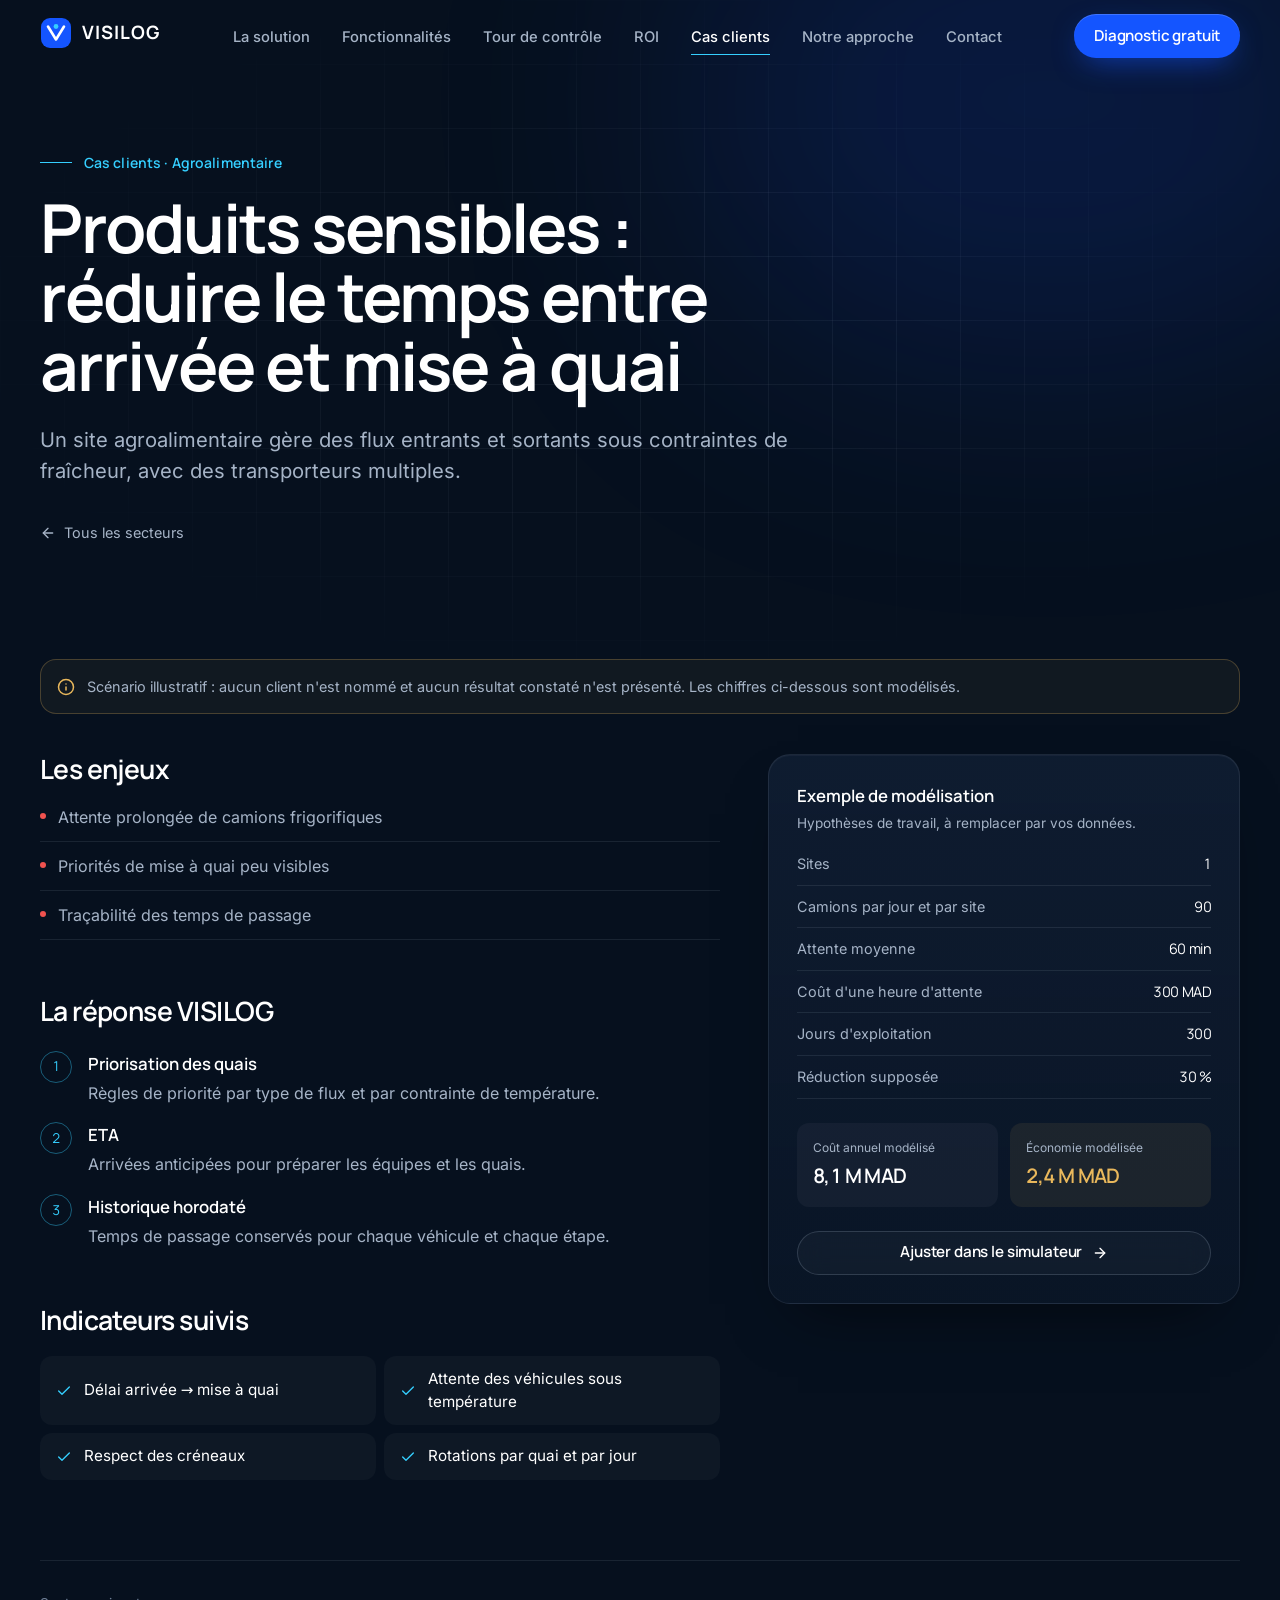
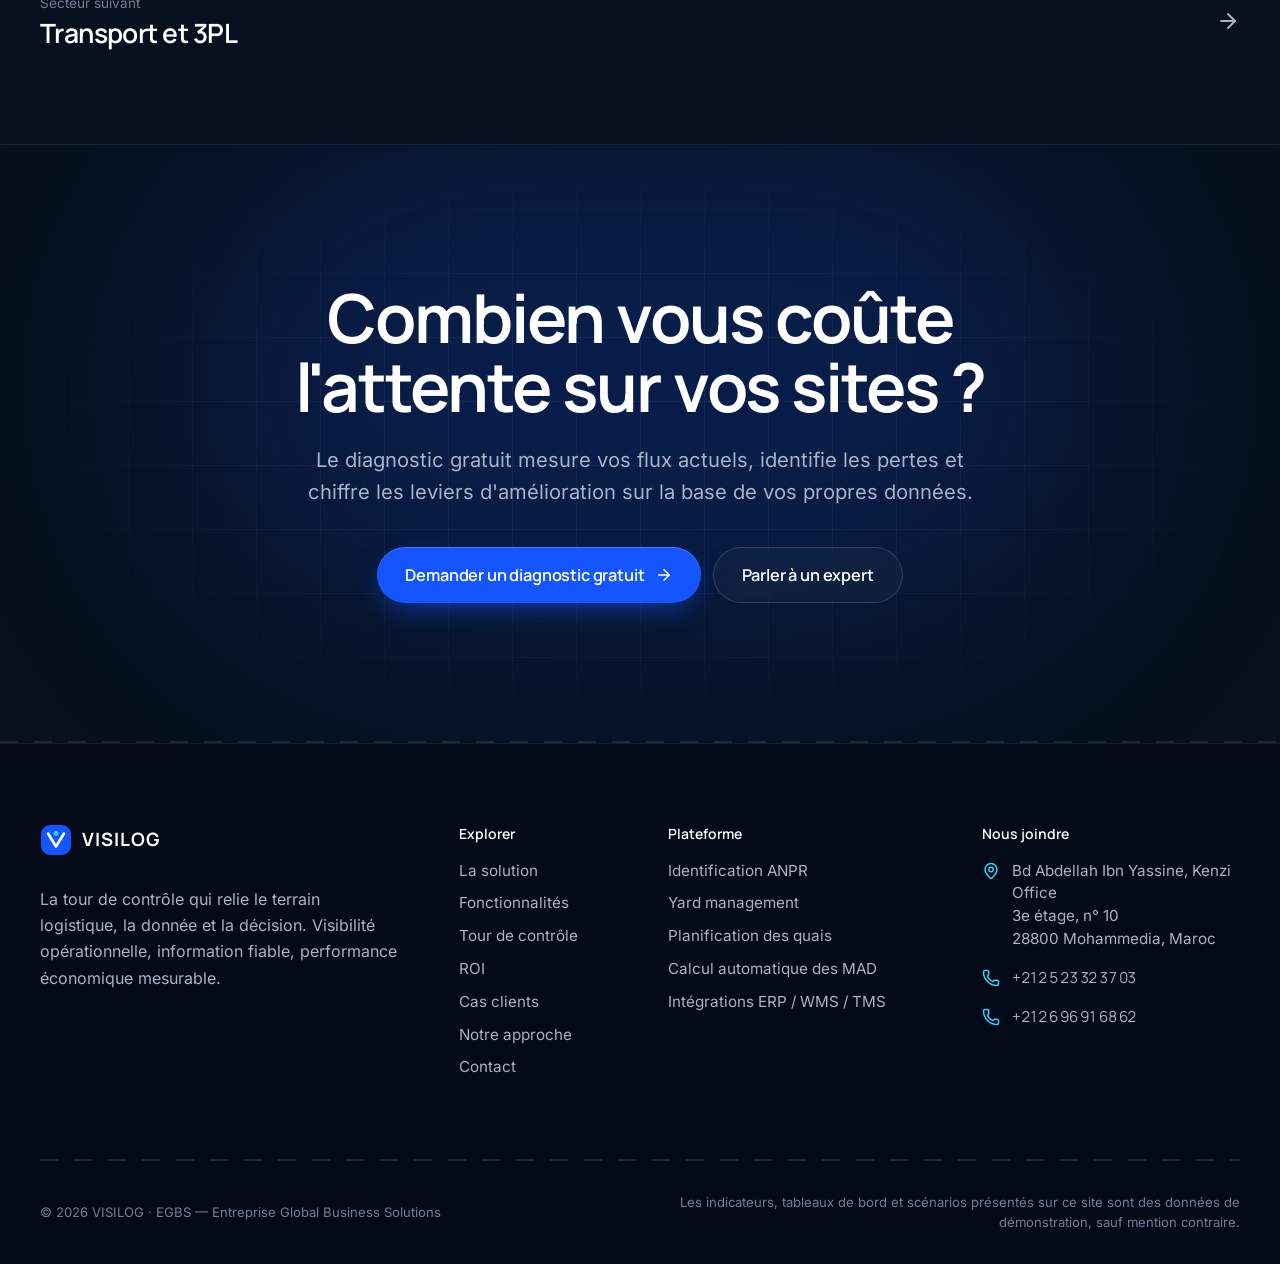
<file: visilog/cas-clients/agroalimentaire/index.html>
<!DOCTYPE html><html lang="fr"><head><meta charSet="utf-8"/><link rel="preconnect" href="/" crossorigin=""/><meta name="viewport" content="width=device-width, initial-scale=1"/><link rel="stylesheet" href="/visilog/_next/static/chunks/0st1fpw-d7l_j.css" data-precedence="next"/><link rel="preload" as="script" fetchPriority="low" href="/visilog/_next/static/chunks/1ckvzn7sfprko.js"/><script src="/visilog/_next/static/chunks/06ti68t6jhm98.js" async=""></script><script src="/visilog/_next/static/chunks/2nii411saqstq.js" async=""></script><script src="/visilog/_next/static/chunks/0ytkjwk_9bvo_.js" async=""></script><script src="/visilog/_next/static/chunks/2kzd2bib-2ux6.js" async=""></script><script src="/visilog/_next/static/chunks/turbopack-0vmwu-t5w6lcb.js" async=""></script><script src="/visilog/_next/static/chunks/1k4j1_pfcbzim.js" async=""></script><script src="/visilog/_next/static/chunks/1upuvyobbcz5n.js" async=""></script><script src="/visilog/_next/static/chunks/42onvq6nokjl2.js" async=""></script><script src="/visilog/_next/static/chunks/2zqwg4uytkmvd.js" async=""></script><meta name="theme-color" content="#06101E"/><meta name="color-scheme" content="dark"/><title>Agroalimentaire — scénario illustratif · VISILOG</title><meta name="description" content="Pour des produits frais ou sous température dirigée, chaque minute d&#x27;attente pèse sur la qualité et le coût."/><meta name="application-name" content="VISILOG"/><meta name="keywords" content="tour de contrôle supply chain,yard management,ANPR,suivi GPS camions,temps de mise à disposition,MAD,planification des quais,visibilité transport,logistique Maroc"/><meta name="robots" content="index, follow"/><link rel="canonical" href="https://issamjido1.github.io/visilog/cas-clients/agroalimentaire/"/><meta property="og:title" content="VISILOG — Votre supply chain sous contrôle, en temps réel"/><meta property="og:description" content="VISILOG est la tour de contrôle supply chain qui rend visibles vos flux physiques : identification ANPR, suivi GPS, yard management, planification des quais et mesure automatique des temps de mise à disposition."/><meta property="og:url" content="https://issamjido1.github.io/visilog/"/><meta property="og:site_name" content="VISILOG"/><meta property="og:locale" content="fr_MA"/><meta property="og:image" content="https://issamjido1.github.io/visilog/opengraph-image?e6baf144f44d5ce7"/><meta property="og:image:type" content="image/png"/><meta property="og:image:width" content="1200"/><meta property="og:image:height" content="630"/><meta property="og:image:alt" content="VISILOG — Votre supply chain. Sous contrôle. En temps réel."/><meta property="og:type" content="website"/><meta name="twitter:card" content="summary_large_image"/><meta name="twitter:title" content="VISILOG — Supply Chain Control Tower"/><meta name="twitter:description" content="VISILOG est la tour de contrôle supply chain qui rend visibles vos flux physiques : identification ANPR, suivi GPS, yard management, planification des quais et mesure automatique des temps de mise à disposition."/><meta name="twitter:image" content="https://issamjido1.github.io/visilog/opengraph-image?e6baf144f44d5ce7"/><meta name="twitter:image:alt" content="VISILOG — Votre supply chain. Sous contrôle. En temps réel."/><meta name="twitter:image:type" content="image/png"/><meta name="twitter:image:width" content="1200"/><meta name="twitter:image:height" content="630"/><link rel="icon" href="/visilog/icon.svg?icon.1_deoazy19fmw.svg" sizes="any" type="image/svg+xml"/><script src="/visilog/_next/static/chunks/0cz1d0mv5g_q7.js" noModule=""></script></head><body class="min-h-dvh overflow-x-clip"><div hidden=""><!--$--><!--/$--></div><a href="#contenu" class="sr-only z-[100] rounded-full bg-white px-4 py-2 text-night focus:not-sr-only focus:fixed focus:left-4 focus:top-4">Aller au contenu</a><header class="fixed inset-x-0 top-0 z-50 transition-[background,border-color,backdrop-filter] duration-500 border-b border-transparent bg-transparent"><div class="shell flex h-[var(--header-h)] items-center justify-between gap-6"><a aria-label="VISILOG — accueil" class="shrink-0 rounded-lg" href="/visilog/"><span class="inline-flex items-center gap-2.5"><svg viewBox="0 0 32 32" class="h-8 w-8" aria-hidden="true"><rect x="1" y="1" width="30" height="30" rx="9" fill="#1455FF"></rect><path d="M8 9.5 16 22.5 24 9.5" fill="none" stroke="#fff" stroke-width="2.6" stroke-linecap="round" stroke-linejoin="round"></path><circle cx="16" cy="9.5" r="2.4" fill="#35CFFF"></circle></svg><span class="font-display text-[1.15rem] font-bold tracking-[0.06em] text-white">VISILOG</span></span></a><nav aria-label="Navigation principale" class="hidden xl:block"><ul class="flex items-center gap-1"><li><a class="relative rounded-full px-3.5 py-2 text-[0.92rem] font-medium transition-colors text-mist hover:text-white" href="/visilog/solution/">La solution</a></li><li><a class="relative rounded-full px-3.5 py-2 text-[0.92rem] font-medium transition-colors text-mist hover:text-white" href="/visilog/fonctionnalites/">Fonctionnalités</a></li><li><a class="relative rounded-full px-3.5 py-2 text-[0.92rem] font-medium transition-colors text-mist hover:text-white" href="/visilog/tour-de-controle/">Tour de contrôle</a></li><li><a class="relative rounded-full px-3.5 py-2 text-[0.92rem] font-medium transition-colors text-mist hover:text-white" href="/visilog/roi/">ROI</a></li><li><a aria-current="page" class="relative rounded-full px-3.5 py-2 text-[0.92rem] font-medium transition-colors text-white" href="/visilog/cas-clients/">Cas clients<span class="absolute inset-x-3.5 -bottom-[1px] h-px bg-cyan"></span></a></li><li><a class="relative rounded-full px-3.5 py-2 text-[0.92rem] font-medium transition-colors text-mist hover:text-white" href="/visilog/approche/">Notre approche</a></li><li><a class="relative rounded-full px-3.5 py-2 text-[0.92rem] font-medium transition-colors text-mist hover:text-white" href="/visilog/contact/">Contact</a></li></ul></nav><div class="flex items-center gap-3"><span class="hidden sm:block"><a class="group relative inline-flex select-none items-center justify-center gap-2.5 whitespace-nowrap rounded-full font-display font-semibold tracking-[-0.01em] transition-[background,color,border-color,box-shadow,transform] duration-300 ease-out-expo disabled:pointer-events-none disabled:opacity-50 bg-royal text-white shadow-[0_10px_30px_-10px_rgba(20,85,255,0.7),inset_0_1px_0_rgba(255,255,255,0.18)] hover:bg-[#2a64ff] hover:shadow-[0_16px_40px_-12px_rgba(20,85,255,0.9),inset_0_1px_0_rgba(255,255,255,0.22)] active:scale-[0.98] h-11 px-5 text-[0.95rem]" href="/visilog/diagnostic/"><span>Diagnostic gratuit</span></a></span><button type="button" aria-expanded="false" aria-controls="menu-mobile" aria-label="Ouvrir le menu" class="inline-flex h-11 w-11 items-center justify-center rounded-full border border-[var(--line-strong)] text-white transition-colors hover:bg-white/5 xl:hidden"><svg xmlns="http://www.w3.org/2000/svg" width="20" height="20" viewBox="0 0 24 24" fill="none" stroke="currentColor" stroke-width="2" stroke-linecap="round" stroke-linejoin="round" class="lucide lucide-menu" aria-hidden="true"><path d="M4 5h16"></path><path d="M4 12h16"></path><path d="M4 19h16"></path></svg></button></div></div></header><main id="contenu"><div class="page-enter"><section class="relative overflow-hidden pb-20 pt-[calc(var(--header-h)+5rem)] md:pb-28"><div class="grid-bg absolute inset-0 opacity-60" aria-hidden="true"></div><div class="absolute -top-40 right-[-10%] h-[520px] w-[720px] rounded-full bg-royal/15 blur-[130px]" aria-hidden="true"></div><div class="shell relative grid gap-12 lg:grid-cols-12 lg:items-end"><div class="lg:col-span-10"><p class="t-kicker mb-5 flex items-center gap-3"><span class="h-px w-8 bg-cyan" aria-hidden="true"></span>Cas clients · Agroalimentaire</p><h1 class="t-h1">Produits sensibles : réduire le temps entre arrivée et mise à quai</h1><p class="t-lead mt-6 max-w-[60ch]">Un site agroalimentaire gère des flux entrants et sortants sous contraintes de fraîcheur, avec des transporteurs multiples.</p><div class="mt-9"><a class="inline-flex items-center gap-2 text-[0.9rem] text-mist hover:text-white" href="/visilog/cas-clients/"><svg xmlns="http://www.w3.org/2000/svg" width="16" height="16" viewBox="0 0 24 24" fill="none" stroke="currentColor" stroke-width="2" stroke-linecap="round" stroke-linejoin="round" class="lucide lucide-arrow-left" aria-hidden="true"><path d="m12 19-7-7 7-7"></path><path d="M19 12H5"></path></svg> Tous les secteurs</a></div></div></div></section><div class="shell pb-24"><div class="mb-10 flex items-start gap-3 rounded-2xl border border-gold/25 bg-gold/[0.05] p-4 text-[0.9rem] text-mist"><svg xmlns="http://www.w3.org/2000/svg" width="18" height="18" viewBox="0 0 24 24" fill="none" stroke="currentColor" stroke-width="2" stroke-linecap="round" stroke-linejoin="round" class="lucide lucide-info mt-0.5 shrink-0 text-gold" aria-hidden="true"><circle cx="12" cy="12" r="10"></circle><path d="M12 16v-4"></path><path d="M12 8h.01"></path></svg><p>Scénario illustratif : aucun client n&#x27;est nommé et aucun résultat constaté n&#x27;est présenté. Les chiffres ci-dessous sont modélisés.</p></div><div class="grid gap-12 lg:grid-cols-12"><div class="space-y-14 lg:col-span-7"><section aria-labelledby="ch"><h2 id="ch" class="t-h3">Les enjeux</h2><ul class="mt-5 space-y-3"><li class="flex gap-3 border-b border-[var(--line)] pb-3 text-[1rem] text-mist"><span class="mt-2 h-1.5 w-1.5 shrink-0 rounded-full bg-crit" aria-hidden="true"></span>Attente prolongée de camions frigorifiques</li><li class="flex gap-3 border-b border-[var(--line)] pb-3 text-[1rem] text-mist"><span class="mt-2 h-1.5 w-1.5 shrink-0 rounded-full bg-crit" aria-hidden="true"></span>Priorités de mise à quai peu visibles</li><li class="flex gap-3 border-b border-[var(--line)] pb-3 text-[1rem] text-mist"><span class="mt-2 h-1.5 w-1.5 shrink-0 rounded-full bg-crit" aria-hidden="true"></span>Traçabilité des temps de passage</li></ul></section><section aria-labelledby="ap"><h2 id="ap" class="t-h3">La réponse VISILOG</h2><ol class="mt-6 space-y-4"><li class="grid grid-cols-[2.5rem_1fr] gap-2"><span class="t-num flex h-8 w-8 items-center justify-center rounded-full border border-cyan/40 text-[0.85rem] text-cyan">1</span><div><h3 class="font-display text-[1.05rem] font-semibold">Priorisation des quais</h3><p class="t-body mt-1">Règles de priorité par type de flux et par contrainte de température.</p></div></li><li class="grid grid-cols-[2.5rem_1fr] gap-2"><span class="t-num flex h-8 w-8 items-center justify-center rounded-full border border-cyan/40 text-[0.85rem] text-cyan">2</span><div><h3 class="font-display text-[1.05rem] font-semibold">ETA</h3><p class="t-body mt-1">Arrivées anticipées pour préparer les équipes et les quais.</p></div></li><li class="grid grid-cols-[2.5rem_1fr] gap-2"><span class="t-num flex h-8 w-8 items-center justify-center rounded-full border border-cyan/40 text-[0.85rem] text-cyan">3</span><div><h3 class="font-display text-[1.05rem] font-semibold">Historique horodaté</h3><p class="t-body mt-1">Temps de passage conservés pour chaque véhicule et chaque étape.</p></div></li></ol></section><section aria-labelledby="ind"><h2 id="ind" class="t-h3">Indicateurs suivis</h2><ul class="mt-5 grid gap-2 sm:grid-cols-2"><li class="flex items-center gap-3 rounded-xl bg-white/[0.03] px-4 py-3 text-[0.95rem]"><svg xmlns="http://www.w3.org/2000/svg" width="16" height="16" viewBox="0 0 24 24" fill="none" stroke="currentColor" stroke-width="2" stroke-linecap="round" stroke-linejoin="round" class="lucide lucide-check shrink-0 text-cyan" aria-hidden="true"><path d="M20 6 9 17l-5-5"></path></svg>Délai arrivée → mise à quai</li><li class="flex items-center gap-3 rounded-xl bg-white/[0.03] px-4 py-3 text-[0.95rem]"><svg xmlns="http://www.w3.org/2000/svg" width="16" height="16" viewBox="0 0 24 24" fill="none" stroke="currentColor" stroke-width="2" stroke-linecap="round" stroke-linejoin="round" class="lucide lucide-check shrink-0 text-cyan" aria-hidden="true"><path d="M20 6 9 17l-5-5"></path></svg>Attente des véhicules sous température</li><li class="flex items-center gap-3 rounded-xl bg-white/[0.03] px-4 py-3 text-[0.95rem]"><svg xmlns="http://www.w3.org/2000/svg" width="16" height="16" viewBox="0 0 24 24" fill="none" stroke="currentColor" stroke-width="2" stroke-linecap="round" stroke-linejoin="round" class="lucide lucide-check shrink-0 text-cyan" aria-hidden="true"><path d="M20 6 9 17l-5-5"></path></svg>Respect des créneaux</li><li class="flex items-center gap-3 rounded-xl bg-white/[0.03] px-4 py-3 text-[0.95rem]"><svg xmlns="http://www.w3.org/2000/svg" width="16" height="16" viewBox="0 0 24 24" fill="none" stroke="currentColor" stroke-width="2" stroke-linecap="round" stroke-linejoin="round" class="lucide lucide-check shrink-0 text-cyan" aria-hidden="true"><path d="M20 6 9 17l-5-5"></path></svg>Rotations par quai et par jour</li></ul></section></div><aside class="lg:col-span-5"><div class="panel sticky top-[calc(var(--header-h)+2rem)] p-6 sm:p-7"><h2 class="font-display text-[1.05rem] font-semibold">Exemple de modélisation</h2><p class="mt-1 text-[0.85rem] text-mist">Hypothèses de travail, à remplacer par vos données.</p><dl class="mt-5 space-y-2.5 text-[0.9rem]"><div class="flex justify-between gap-4 border-b border-[var(--line)] pb-2.5"><dt class="text-mist">Sites</dt><dd class="t-num text-white">1</dd></div><div class="flex justify-between gap-4 border-b border-[var(--line)] pb-2.5"><dt class="text-mist">Camions par jour et par site</dt><dd class="t-num text-white">90</dd></div><div class="flex justify-between gap-4 border-b border-[var(--line)] pb-2.5"><dt class="text-mist">Attente moyenne</dt><dd class="t-num text-white">60 min</dd></div><div class="flex justify-between gap-4 border-b border-[var(--line)] pb-2.5"><dt class="text-mist">Coût d&#x27;une heure d&#x27;attente</dt><dd class="t-num text-white">300 MAD</dd></div><div class="flex justify-between gap-4 border-b border-[var(--line)] pb-2.5"><dt class="text-mist">Jours d&#x27;exploitation</dt><dd class="t-num text-white">300</dd></div><div class="flex justify-between gap-4 border-b border-[var(--line)] pb-2.5"><dt class="text-mist">Réduction supposée</dt><dd class="t-num text-white">30 %</dd></div></dl><div class="mt-6 grid grid-cols-2 gap-3"><div class="rounded-xl bg-white/[0.04] p-4"><div class="text-[0.75rem] text-mist">Coût annuel modélisé</div><div class="t-num mt-1 text-[1.25rem] font-semibold">8,1 M MAD</div></div><div class="rounded-xl bg-gold/[0.08] p-4"><div class="text-[0.75rem] text-mist">Économie modélisée</div><div class="t-num mt-1 text-[1.25rem] font-semibold text-gold">2,4 M MAD</div></div></div><a class="group relative inline-flex select-none items-center justify-center gap-2.5 whitespace-nowrap rounded-full font-display font-semibold tracking-[-0.01em] transition-[background,color,border-color,box-shadow,transform] duration-300 ease-out-expo disabled:pointer-events-none disabled:opacity-50 border border-[var(--line-strong)] bg-white/[0.03] text-white backdrop-blur-md hover:border-white/40 hover:bg-white/[0.07] active:scale-[0.98] h-11 px-5 text-[0.95rem] mt-6 w-full" href="/visilog/roi/?sites=1&amp;trucks=90&amp;wait=60&amp;cost=300&amp;days=300&amp;reduction=30"><span>Ajuster dans le simulateur</span><span class="transition-transform duration-300 ease-out-expo group-hover:translate-x-0.5" aria-hidden="true"><svg xmlns="http://www.w3.org/2000/svg" width="16" height="16" viewBox="0 0 24 24" fill="none" stroke="currentColor" stroke-width="2" stroke-linecap="round" stroke-linejoin="round" class="lucide lucide-arrow-right" aria-hidden="true"><path d="M5 12h14"></path><path d="m12 5 7 7-7 7"></path></svg></span></a></div></aside></div><a class="group mt-20 flex items-center justify-between gap-6 border-t border-[var(--line)] pt-8" href="/visilog/cas-clients/transport-3pl/"><span><span class="block text-[0.85rem] text-fog">Secteur suivant</span><span class="t-h3 mt-1 block group-hover:text-cyan">Transport et 3PL</span></span><svg xmlns="http://www.w3.org/2000/svg" width="24" height="24" viewBox="0 0 24 24" fill="none" stroke="currentColor" stroke-width="2" stroke-linecap="round" stroke-linejoin="round" class="lucide lucide-arrow-right text-mist transition-transform group-hover:translate-x-1 group-hover:text-white" aria-hidden="true"><path d="M5 12h14"></path><path d="m12 5 7 7-7 7"></path></svg></a></div><section class="relative overflow-hidden border-t border-[var(--line)]" aria-labelledby="cta-title"><div class="absolute inset-0 grid-bg opacity-70" aria-hidden="true"></div><div class="absolute left-1/2 top-0 h-[480px] w-[900px] -translate-x-1/2 rounded-full bg-royal/20 blur-[120px]" aria-hidden="true"></div><div class="shell section relative text-center"><h2 id="cta-title" class="t-h1 mx-auto max-w-4xl">Combien vous coûte l&#x27;attente sur vos sites ?</h2><p class="t-lead mx-auto mt-6 max-w-2xl">Le diagnostic gratuit mesure vos flux actuels, identifie les pertes et chiffre les leviers d&#x27;amélioration sur la base de vos propres données.</p><div class="mt-10 flex flex-col justify-center gap-3 sm:flex-row"><a class="group relative inline-flex select-none items-center justify-center gap-2.5 whitespace-nowrap rounded-full font-display font-semibold tracking-[-0.01em] transition-[background,color,border-color,box-shadow,transform] duration-300 ease-out-expo disabled:pointer-events-none disabled:opacity-50 bg-royal text-white shadow-[0_10px_30px_-10px_rgba(20,85,255,0.7),inset_0_1px_0_rgba(255,255,255,0.18)] hover:bg-[#2a64ff] hover:shadow-[0_16px_40px_-12px_rgba(20,85,255,0.9),inset_0_1px_0_rgba(255,255,255,0.22)] active:scale-[0.98] h-14 px-7 text-[1.02rem]" href="/visilog/diagnostic/"><span>Demander un diagnostic gratuit</span><span class="transition-transform duration-300 ease-out-expo group-hover:translate-x-0.5" aria-hidden="true"><svg xmlns="http://www.w3.org/2000/svg" width="18" height="18" viewBox="0 0 24 24" fill="none" stroke="currentColor" stroke-width="2" stroke-linecap="round" stroke-linejoin="round" class="lucide lucide-arrow-right" aria-hidden="true"><path d="M5 12h14"></path><path d="m12 5 7 7-7 7"></path></svg></span></a><a class="group relative inline-flex select-none items-center justify-center gap-2.5 whitespace-nowrap rounded-full font-display font-semibold tracking-[-0.01em] transition-[background,color,border-color,box-shadow,transform] duration-300 ease-out-expo disabled:pointer-events-none disabled:opacity-50 border border-[var(--line-strong)] bg-white/[0.03] text-white backdrop-blur-md hover:border-white/40 hover:bg-white/[0.07] active:scale-[0.98] h-14 px-7 text-[1.02rem]" href="/visilog/contact/"><span>Parler à un expert</span></a></div></div><div class="lane mx-auto max-w-[1320px] opacity-50" aria-hidden="true"></div></section><!--$--><!--/$--></div></main><footer class="relative border-t border-[var(--line)] bg-abyss"><div class="shell grid gap-14 py-20 md:grid-cols-12"><div class="md:col-span-4"><span class="inline-flex items-center gap-2.5"><svg viewBox="0 0 32 32" class="h-8 w-8" aria-hidden="true"><rect x="1" y="1" width="30" height="30" rx="9" fill="#1455FF"></rect><path d="M8 9.5 16 22.5 24 9.5" fill="none" stroke="#fff" stroke-width="2.6" stroke-linecap="round" stroke-linejoin="round"></path><circle cx="16" cy="9.5" r="2.4" fill="#35CFFF"></circle></svg><span class="font-display text-[1.15rem] font-bold tracking-[0.06em] text-white">VISILOG</span></span><p class="t-body mt-6 max-w-sm">La tour de contrôle qui relie le terrain logistique, la donnée et la décision. Visibilité opérationnelle, information fiable, performance économique mesurable.</p></div><nav aria-label="Pages" class="md:col-span-2"><h2 class="mb-4 font-display text-sm font-semibold text-white">Explorer</h2><ul class="space-y-2.5 text-[0.95rem] text-mist"><li><a class="hover:text-white" href="/visilog/solution/">La solution</a></li><li><a class="hover:text-white" href="/visilog/fonctionnalites/">Fonctionnalités</a></li><li><a class="hover:text-white" href="/visilog/tour-de-controle/">Tour de contrôle</a></li><li><a class="hover:text-white" href="/visilog/roi/">ROI</a></li><li><a class="hover:text-white" href="/visilog/cas-clients/">Cas clients</a></li><li><a class="hover:text-white" href="/visilog/approche/">Notre approche</a></li><li><a class="hover:text-white" href="/visilog/contact/">Contact</a></li></ul></nav><nav aria-label="Plateforme" class="md:col-span-3"><h2 class="mb-4 font-display text-sm font-semibold text-white">Plateforme</h2><ul class="space-y-2.5 text-[0.95rem] text-mist"><li><a class="hover:text-white" href="/visilog/fonctionnalites/#anpr">Identification ANPR</a></li><li><a class="hover:text-white" href="/visilog/fonctionnalites/#yard">Yard management</a></li><li><a class="hover:text-white" href="/visilog/fonctionnalites/#quais">Planification des quais</a></li><li><a class="hover:text-white" href="/visilog/fonctionnalites/#mad">Calcul automatique des MAD</a></li><li><a class="hover:text-white" href="/visilog/fonctionnalites/#integrations">Intégrations ERP / WMS / TMS</a></li></ul></nav><div class="md:col-span-3"><h2 class="mb-4 font-display text-sm font-semibold text-white">Nous joindre</h2><address class="space-y-4 text-[0.95rem] not-italic text-mist"><a href="https://www.google.com/maps/search/?api=1&amp;query=Kenzi+Office+Bd+Abdellah+Ibn+Yassine+Mohammedia" target="_blank" rel="noreferrer" class="flex gap-3 hover:text-white"><svg xmlns="http://www.w3.org/2000/svg" width="18" height="18" viewBox="0 0 24 24" fill="none" stroke="currentColor" stroke-width="2" stroke-linecap="round" stroke-linejoin="round" class="lucide lucide-map-pin mt-0.5 shrink-0 text-cyan" aria-hidden="true"><path d="M20 10c0 4.993-5.539 10.193-7.399 11.799a1 1 0 0 1-1.202 0C9.539 20.193 4 14.993 4 10a8 8 0 0 1 16 0"></path><circle cx="12" cy="10" r="3"></circle></svg><span><span class="block">Bd Abdellah Ibn Yassine, Kenzi Office</span><span class="block">3e étage, n° 10</span><span class="block">28800 Mohammedia, Maroc</span></span></a><a href="tel:+212523323703" class="flex items-center gap-3 hover:text-white"><svg xmlns="http://www.w3.org/2000/svg" width="18" height="18" viewBox="0 0 24 24" fill="none" stroke="currentColor" stroke-width="2" stroke-linecap="round" stroke-linejoin="round" class="lucide lucide-phone shrink-0 text-cyan" aria-hidden="true"><path d="M13.832 16.568a1 1 0 0 0 1.213-.303l.355-.465A2 2 0 0 1 17 15h3a2 2 0 0 1 2 2v3a2 2 0 0 1-2 2A18 18 0 0 1 2 4a2 2 0 0 1 2-2h3a2 2 0 0 1 2 2v3a2 2 0 0 1-.8 1.6l-.468.351a1 1 0 0 0-.292 1.233 14 14 0 0 0 6.392 6.384"></path></svg><span class="t-num">+212 5 23 32 37 03</span></a><a href="tel:+212696916862" class="flex items-center gap-3 hover:text-white"><svg xmlns="http://www.w3.org/2000/svg" width="18" height="18" viewBox="0 0 24 24" fill="none" stroke="currentColor" stroke-width="2" stroke-linecap="round" stroke-linejoin="round" class="lucide lucide-phone shrink-0 text-cyan" aria-hidden="true"><path d="M13.832 16.568a1 1 0 0 0 1.213-.303l.355-.465A2 2 0 0 1 17 15h3a2 2 0 0 1 2 2v3a2 2 0 0 1-2 2A18 18 0 0 1 2 4a2 2 0 0 1 2-2h3a2 2 0 0 1 2 2v3a2 2 0 0 1-.8 1.6l-.468.351a1 1 0 0 0-.292 1.233 14 14 0 0 0 6.392 6.384"></path></svg><span class="t-num">+212 6 96 91 68 62</span></a></address></div></div><div class="shell"><div class="lane opacity-60" aria-hidden="true"></div></div><div class="shell flex flex-col gap-3 py-8 text-[0.82rem] text-fog md:flex-row md:items-center md:justify-between"><p>© <!-- -->2026<!-- --> VISILOG · <!-- -->EGBS — Entreprise Global Business Solutions</p><p class="max-w-xl md:text-right">Les indicateurs, tableaux de bord et scénarios présentés sur ce site sont des données de démonstration, sauf mention contraire.</p></div></footer><script type="application/ld+json">{"@context":"https://schema.org","@type":"SoftwareApplication","name":"VISILOG","applicationCategory":"BusinessApplication","operatingSystem":"Web","description":"VISILOG est la tour de contrôle supply chain qui rend visibles vos flux physiques : identification ANPR, suivi GPS, yard management, planification des quais et mesure automatique des temps de mise à disposition.","inLanguage":"fr","publisher":{"@type":"Organization","name":"EGBS","address":{"@type":"PostalAddress","addressLocality":"Mohammedia","addressCountry":"MA"}}}</script><script id="_R_">(globalThis["TURBOPACK"] || (globalThis["TURBOPACK"] = [])).push({"otherChunks":["static/chunks/1ckvzn7sfprko.js","static/chunks/06ti68t6jhm98.js","static/chunks/2nii411saqstq.js","static/chunks/0ytkjwk_9bvo_.js","static/chunks/2kzd2bib-2ux6.js"],"runtimeModuleIds":[94553]});</script><script src="/visilog/_next/static/chunks/1ckvzn7sfprko.js" async=""></script><script>(self.__next_f=self.__next_f||[]).push([0])</script><script>self.__next_f.push([1,"1:\"$Sreact.fragment\"\n2:\"/visilog/_next/static/chunks/1k4j1_pfcbzim.js\"\n3:\"/visilog/_next/static/chunks/1upuvyobbcz5n.js\"\n4:I[93983,[\"$2\",\"$3\"],\"Header\"]\n5:\"/visilog/_next/static/chunks/42onvq6nokjl2.js\"\n6:I[39756,[\"$5\"],\"default\"]\n7:\"/visilog/_next/static/chunks/2zqwg4uytkmvd.js\"\n8:I[8821,[\"$2\",\"$3\",\"$7\"],\"default\"]\n9:I[37457,[\"$5\"],\"default\"]\na:I[76525,[\"$2\",\"$3\"],\"ButtonLink\"]\nb:I[5014,[\"$2\",\"$3\"],\"default\"]\nc:I[22016,[\"$2\",\"$3\"],\"\"]\n1e:I[68027,[\"$2\",\"$3\"],\"default\",1]\n:HL[\"/visilog/_next/static/chunks/0st1fpw-d7l_j.css\",\"style\"]\n:HC[\"/\",\"\"]\n18:X\n1b:[[\"children\",{\"s\":\"__PAGE__\",\"h\":512,\"d\":{\"r\":\"$L1c\",\"p\":false,\"v\":null}}]]\n19:[[\"children\",{\"s\":{\"n\":\"slug\",\"t\":\"d\",\"k\":\"agroalimentaire\",\"s\":[]},\"h\":66048,\"d\":{\"r\":\"$L1a\",\"p\":false,\"v\":\"$18\"},\"c\":\"$Q1b\"}]]\n16:[[\"children\",{\"s\":\"cas-clients\",\"h\":131584,\"d\":{\"r\":\"$L17\",\"p\":false,\"v\":\"$18\"},\"c\":\"$Q19\"}]]\n0:{\"P\":null,\"c\":[\"\",\"cas-clients\",\"agroalimentaire\",\"\"],\"q\":\"\",\"i\":false,\"t\":{\"t\":{\"s\":\"\",\"h\":131600,\"d\":{\"r\":[\"$\",\"$1\",\"c\",{\"children\":[[[\"$\",\"link\",\"0\",{\"rel\":\"stylesheet\",\"href\":\"/visilog/_next/static/chunks/0st1fpw-d7l_j.css\",\"precedence\":\"next\",\"crossOrigin\":\"$undefined\",\"nonce\":\"$undefined\"}],[\"$\",\"script\",\"script-0\",{\"src\":\"/visilog/_next/static/chunks/1k4j1_pfcbzim.js\",\"async\":true,\"nonce\":\"$undefined\"}],[\"$\",\"script\",\"script-1\",{\"src\":\"/visilog/_next/static/chunks/1upuvyobbcz5n.js\",\"async\":true,\"nonce\":\"$undefined\"}]],[\"$\",\"html\",null,{\"lang\":\"fr\",\"children\":[\"$\",\"body\",null,{\"className\":\"min-h-dvh overflow-x-clip\",\"children\":[[\"$\",\"$L4\",null,{}],[\"$\",\"main\",null,{\"id\":\"contenu\",\"children\":[\"$\",\"$L6\",null,{\"parallelRouterKey\":\"children\",\"error\":\"$8\",\"errorStyles\":[],\"errorScripts\":[[\"$\",\"script\",\"script-0\",{\"src\":\"/visilog/_next/static/chunks/2zqwg4uytkmvd.js\",\"async\":true,\"nonce\":\"$undefined\"}]],\"template\":[\"$\",\"div\",null,{\"className\":\"page-enter\",\"children\":[\"$\",\"$L9\",null,{}]}],\"templateStyles\":[],\"templateScripts\":null,\"notFound\":[[\"$\",\"section\",null,{\"className\":\"relative flex min-h-[80svh] items-center overflow-hidden pt-[var(--header-h)]\",\"children\":[[\"$\",\"div\",null,{\"className\":\"grid-bg absolute inset-0 opacity-60\",\"aria-hidden\":true}],[\"$\",\"div\",null,{\"className\":\"shell relative\",\"children\":[[\"$\",\"p\",null,{\"className\":\"t-num text-[0.9rem] text-cyan\",\"children\":\"Erreur 404 · Quai introuvable\"}],[\"$\",\"h1\",null,{\"className\":\"t-h1 mt-4 max-w-3xl\",\"children\":\"Ce camion s'est trompé de quai.\"}],[\"$\",\"p\",null,{\"className\":\"t-lead mt-6 max-w-xl\",\"children\":\"La page demandée n'existe pas ou a été déplacée. Reprenez depuis l'accueil ou ouvrez la démonstration.\"}],[\"$\",\"div\",null,{\"className\":\"mt-9 flex flex-col gap-3 sm:flex-row\",\"children\":[[\"$\",\"$La\",null,{\"href\":\"/\",\"icon\":[\"$\",\"$Lb\",null,{\"ref\":\"$undefined\",\"icon\":{\"name\":\"arrow-right\",\"size\":24,\"node\":[[\"path\",{\"d\":\"M5 12h14\",\"key\":\"1ays0h\"}],[\"path\",{\"d\":\"m12 5 7 7-7 7\",\"key\":\"xquz4c\"}]]},\"className\":\"$undefined\",\"size\":16}],\"children\":\"Retour à l'accueil\"}],[\"$\",\"$La\",null,{\"href\":\"/tour-de-controle\",\"variant\":\"secondary\",\"children\":\"Ouvrir la tour de contrôle\"}]]}]]}]]}],[]],\"forbidden\":\"$undefined\",\"unauthorized\":\"$undefined\"}]}],[\"$\",\"footer\",null,{\"className\":\"relative border-t border-[var(--line)] bg-abyss\",\"children\":[[\"$\",\"div\",null,{\"className\":\"shell grid gap-14 py-20 md:grid-cols-12\",\"children\":[[\"$\",\"div\",null,{\"className\":\"md:col-span-4\",\"children\":[[\"$\",\"span\",null,{\"className\":\"inline-flex items-center gap-2.5\",\"children\":[[\"$\",\"svg\",null,{\"viewBox\":\"0 0 32 32\",\"className\":\"h-8 w-8\",\"aria-hidden\":true,\"children\":[[\"$\",\"rect\",null,{\"x\":\"1\",\"y\":\"1\",\"width\":\"30\",\"height\":\"30\",\"rx\":\"9\",\"fill\":\"#1455FF\"}],[\"$\",\"path\",null,{\"d\":\"M8 9.5 16 22.5 24 9.5\",\"fill\":\"none\",\"stroke\":\"#fff\",\"strokeWidth\":\"2.6\",\"strokeLinecap\":\"round\",\"strokeLinejoin\":\"round\"}],[\"$\",\"circle\",null,{\"cx\":\"16\",\"cy\":\"9.5\",\"r\":\"2.4\",\"fill\":\"#35CFFF\"}]]}],[\"$\",\"span\",null,{\"className\":\"font-display text-[1.15rem] font-bold tracking-[0.06em] text-white\",\"children\":\"VISILOG\"}]]}],[\"$\",\"p\",null,{\"className\":\"t-body mt-6 max-w-sm\",\"children\":\"La tour de contrôle qui relie le terrain logistique, la donnée et la décision. Visibilité opérationnelle, information fiable, performance économique mesurable.\"}]]}],[\"$\",\"nav\",null,{\"aria-label\":\"Pages\",\"className\":\"md:col-span-2\",\"children\":[[\"$\",\"h2\",null,{\"className\":\"mb-4 font-display text-sm font-semibold text-white\",\"children\":\"Explorer\"}],[\"$\",\"ul\",null,{\"className\":\"space-y-2.5 text-[0.95rem] text-mist\",\"children\":[[\"$\",\"li\",\"/solution\",{\"children\":[\"$\",\"$Lc\",null,{\"href\":\"/solution\",\"className\":\"hover:text-white\",\"children\":\"La solution\"}]}],[\"$\",\"li\",\"/fonctionnalites\",{\"children\":[\"$\",\"$Lc\",null,{\"href\":\"/fonctionnalites\",\"className\":\"hover:text-white\",\"children\":\"Fonctionnalités\"}]}],[\"$\",\"li\",\"/tour-de-controle\",{\"children\":[\"$\",\"$Lc\",null,{\"href\":\"/tour-de-controle\",\"className\":\"hover:text-white\",\"children\":\"Tour de contrôle\"}]}],[\"$\",\"li\",\"/roi\",{\"children\":[\"$\",\"$Lc\",null,{\"href\":\"/roi\",\"className\":\"hover:text-white\",\"children\":\"ROI\"}]}],[\"$\",\"li\",\"/cas-clients\",{\"children\":[\"$\",\"$Lc\",null,{\"href\":\"/cas-clients\",\"className\":\"hover:text-white\",\"children\":\"Cas clients\"}]}],[\"$\",\"li\",\"/approche\",{\"children\":[\"$\",\"$Lc\",null,{\"href\":\"/approche\",\"className\":\"hover:text-white\",\"children\":\"Notre approche\"}]}],[\"$\",\"li\",\"/contact\",{\"children\":[\"$\",\"$Lc\",null,{\"href\":\"/contact\",\"className\":\"hover:text-white\",\"children\":\"Contact\"}]}]]}]]}],[\"$\",\"nav\",null,{\"aria-label\":\"Plateforme\",\"className\":\"md:col-span-3\",\"children\":[[\"$\",\"h2\",null,{\"className\":\"mb-4 font-display text-sm font-semibold text-white\",\"children\":\"Plateforme\"}],[\"$\",\"ul\",null,{\"className\":\"space-y-2.5 text-[0.95rem] text-mist\",\"children\":[\"$Ld\",\"$Le\",\"$Lf\",\"$L10\",\"$L11\"]}]]}],\"$L12\"]}],\"$L13\",\"$L14\"]}],\"$L15\"]}]}]]}],\"p\":false,\"v\":null},\"c\":\"$Q16\"},\"h\":{\"r\":\"$L1d\",\"p\":false,\"v\":null}},\"m\":\"$undefined\",\"G\":[\"$1e\",[\"$L1f\"]],\"S\":true,\"r\":\"$undefined\",\"s\":\"$undefined\",\"a\":\"$undefined\",\"l\":\"$undefined\",\"p\":\"$undefined\",\"d\":\"$undefined\",\"b\":\"T9D29Jizh-L_TClEpcK9y\"}\n21:I[97367,[\"$5\"],\"OutletBoundary\"]\n22:\"$Sreact.suspense\"\n24:\"ViewportBoundary\"\n25:I[97367,[\"$5\"],\"$24\"]\n27:\"MetadataBoundary\"\n28:I[97367,[\"$5\"],\"$27\"]\nd:[\"$\",\"li\",\"/fonctionnalites#anpr\",{\"children\":[\"$\",\"$Lc\",null,{\"href\":\"/fonctionnalites#anpr\",\"className\":\"hover:text-white\",\"children\":\"Identification ANPR\"}]}]\ne:[\"$\",\"li\",\"/fonctionnalites#yard\",{\"children\":[\"$\",\"$Lc\",null,{\"href\":\"/fonctionnalites#yard\",\"className\":\"hover:text-white\",\"children\":\"Yard management\"}]}]\nf:[\"$\",\"li\",\"/fonctionnalites#quais\",{\"children\":[\"$\",\"$Lc\",null,{\"href\":\"/fonctionnalites#quais\",\"className\":\"hover:text-white\",\"children\":\"Planification des quais\"}]}]\n10:[\"$\",\"li\",\"/fonctionnalites#mad\",{\"children\":[\"$\",\"$Lc\",null,{\"href\":\"/fonctionnalites#mad\",\"className\":\"hover:text-white\",\"children\":\"Calcul automatique des MAD\"}]}]\n11:[\"$\",\"li\",\"/fonctionnalites#integrations\",{\"children\":[\"$\",\"$Lc\",null,{\"href\":\"/fonctionnalites#integrations\",\"className\":\"hover:text-white\",\"children\":\"Intégrations ERP / WMS / TMS\"}]}]\n12:[\"$\",\"div\",null,{\"className\":\"md:col-span-3\",\"children\":[[\"$\",\"h2\",null,{\"className\":\"mb-4 font-display text-sm font-semibold text-white\",\"children\":\"Nous joindre\"}],[\"$\",\"address\",null,{\"className\":\"space-y-4 text-[0.95rem] not-italic text-mist\",\"children\":[[\"$\",\"a\",null,{\"href\":\"https://www.google.com/maps/search/?api=1\u0026query=Kenzi+Office+Bd+Abdellah+Ibn+Yassine+Mohammedia\",\"target\":\"_blank\",\"rel\":\"noreferrer\",\"className\":\"flex gap-3 hover:text-white\",\"children\":[[\"$\",\"$Lb\",null,{\"ref\":\"$undefined\",\"icon\":{\"name\":\"map-pin\",\"size\":24,\"node\":[[\"path\",{\"d\":\"M20 10c0 4.993-5.539 10.193-7.399 11.799a1 1 0 0 1-1.202 0C9.539 20.193 4 14.993 4 10a8 8 0 0 1 16 0\",\"key\":\"1r0f0z\"}],[\"circle\",{\"cx\":\"12\",\"cy\":\"10\",\"r\":\"3\",\"key\":\"ilqhr7\"}]]},\"className\":\"mt-0.5 shrink-0 text-cyan\",\"size\":18,\"aria-hidden\":true}],[\"$\",\"span\",null,{\"children\":[[\"$\",\"span\",\"Bd Abdellah Ibn Yassine, Kenzi Office\",{\"className\":\"block\",\"children\":\"Bd Abdellah Ibn Yassine, Kenzi Office\"}],[\"$\",\"span\",\"3e étage, n° 10\",{\"className\":\"block\",\"children\":\"3e étage, n° 10\"}],[\"$\",\"span\",\"28800 Mohammedia, Maroc\",{\"className\":\"block\",\"children\":\"28800 Mohammedia, Maroc\"}]]}]]}],[[\"$\",\"a\",\"tel:+212523323703\",{\"href\":\"tel:+212523323703\",\"className\":\"flex items-center gap-3 hover:text-white\",\"children\":[[\"$\",\"$Lb\",null,{\"ref\":\"$undefined\",\"icon\":{\"name\":\"phone\",\"size\":24,\"node\":[[\"path\",{\"d\":\"M13.832 16.568a1 1 0 0 0 1.213-.303l.355-.465A2 2 0 0 1 17 15h3a2 2 0 0 1 2 2v3a2 2 0 0 1-2 2A18 18 0 0 1 2 4a2 2 0 0 1 2-2h3a2 2 0 0 1 2 2v3a2 2 0 0 1-.8 1.6l-.468.351a1 1 0 0 0-.292 1.233 14 14 0 0 0 6.392 6.384\",\"key\":\"9njp5v\"}]]},\"className\":\"shrink-0 text-cyan\",\"size\":18,\"aria-hidden\":true}],[\"$\",\"span\",null,{\"className\":\"t-num\",\"children\":\"+212 5 23 32 37 03\"}]]}],[\"$\",\"a\",\"tel:+212696916862\",{\"href\":\"tel:+212696916862\",\"className\":\"flex items-center gap-3 hover:text-white\",\"children\":[[\"$\",\"$Lb\",null,{\"ref\":\"$undefined\",\"icon\":\"$12:props:children:1:props:children:1:0:props:children:0:props:icon\",\"className\":\"shrink-0 text-cyan\",\"size\":18,\"aria-hidden\":true}],[\"$\",\"span\",null,{\"className\":\"t-num\",\"children\":\"+212 6 96 91 68 62\"}]]}]]]}]]}]\n13:[\"$\",\"div\",null,{\"className\":\"shell\",\"children\":[\"$\",\"div\",null,{\"className\":\"lane opacity-60\",\"aria-hidden\":true}]}]\n14:[\"$\",\"div\",null,{\"className\":\"shell flex flex-col gap-3 py-8 text-[0.82rem] text-fog md:flex-row md:items-center md:justify-between\",\"children\":[[\"$\",\"p\",null,{\"children\":[\"© \",2026,\" VISILOG · \",\"EGBS — Entreprise Global Business Solutions\"]}],[\"$\",\"p\",null,{\"className\":\"max-w-xl md:text-right\",\"children\":\"Les indicateurs, tableaux de bord et scénarios présentés sur ce site sont des données de démonstration, sauf mention contraire.\"}]]}]\n15:[\"$\",\"script\",null,{\"type\":\"application/ld+json\",\"dangerouslySetInnerHTML\":{\"__html\":\"{\\\"@context\\\":\\\"https://schema.org\\\",\\\"@type\\\":\\\"SoftwareApplication\\\",\\\"name\\\":\\\"VISILOG\\\",\\\"applicationCategory\\\":\\\"BusinessApplication\\\",\\\"operatingSystem\\\":\\\"Web\\\",\\\"description\\\":\\\"VISILOG est la tour de contrôle supply chain qui rend visibles vos flux physiques : identification ANPR, suivi GPS, yard management, planification des quais et mesure automatique des temps de mise à disposition.\\\",\\\"inLanguage\\\":\\\"fr\\\",\\\"publisher\\\":{\\\"@type\\\":\\\"Organization\\\",\\\"name\\\":\\\"EGBS\\\",\\\"address\\\":{\\\"@type\\\":\\\"PostalAddress\\\",\\\"addressLocality\\\":\\\"Mohammedia\\\",\\\"addressCountry\\\":\\\"MA\\\"}}}\"}}]\n17:[\"$\",\"$1\",\"c\",{\"children\":[null,[\"$\",\"$L6\",null,{\"parallelRouterKey\":\"children\",\"error\":\"$undefined\",\"errorStyles\":\"$undefined\",\"errorScripts\":\"$undefined\",\"template\":[\"$\",\"$L9\",null,{}],\"templateStyles\":\"$undefined\",\"templateScripts\":\"$undefined\",\"notFound\":\"$undefined\",\"forbidden\":\"$undefined\",\"unauthorized\":\"$undefined\"}]]}]\n1a:[\"$\",\"$1\",\"c\",{\"children\":[null,[\"$\",\"$L6\",null,{\"parallelRouterKey\":\"children\",\"error\":\"$undefined\",\"errorStyles\":\"$undefined\",\"errorScripts\":\"$undefined\",\"template\":[\"$\",\"$L9\",null,{}],\"templateStyles\":\"$undefined\",\"templateScripts\":\"$undefined\",\"notFound\":\"$undefined\",\"forbidden\":\"$undefined\",\"unauthorized\":\"$undefined\"}]]}]\n1c:[\"$\",\"$1\",\"c\",{\"children\":[\"$L20\",null,[\"$\",\"$L21\",null,{\"children\":[\"$\",\"$22\",null,{\"name\":\"Next.MetadataOutlet\",\"children\":\"$@23\"}]}]]}]\n1d:[\"$\",\"$1\",\"h\",{\"children\":[null,[\"$\",\"$L25\",null,{\"children\":\"$L26\"}],[\"$\",\"$L28\",null,{\"children\":[[\"$\",\"div\",null,{\"hidden\":true,\"children\":[\"$\",\"$22\",null,{\"name\":\"Next.Metadata\",\"children\":\"$L29\"}]}],null]}],null]}]\n1f:[\"$\",\"link\",\"0\",{\"rel\":\"stylesheet\",\"href\":\"/visilog/_next/static/chunks/0st1fpw-d7l_j.css\",\"precedence\":\"next\",\"crossOrigin\":\"$undefined\",\"nonce\":\"$undefined\"}]\n18:C\n20:[[\"$\",\"section\",null,{\"className\":\"relative overflow-hidden pb-20 pt-[calc(var(--header-h)+5rem)] md:pb-28\",\"children\":[[\"$\",\"div\",null,{\"className\":\"grid-bg absolute inset-0 opacity-60\",\"aria-hidden\":true}],[\"$\",\"div\",null,{\"className\":\"absolute -top-40 right-[-10%] h-[520px] w-[720px] rounded-full bg-royal/15 blur-[130px]\",\"aria-hidden\":true}],[\"$\",\"div\",null,{\"className\":\"shell relative grid gap-12 lg:grid-cols-12 lg:items-end\",\"children\":[[\"$\",\"div\",null,{\"className\":\"lg:col-span-10\",\"children\":[[\"$\",\"p\",null,{\"className\":\"t-kicker mb-5 flex items-center gap-3\",\"children\":[[\"$\",\"span\",null,{\"className\":\"h-px w-8 bg-cyan\",\"aria-hidden\":true}],\"Cas clients · Agroalimentaire\"]}],[\"$\",\"h1\",null,{\"className\":\"t-h1\",\"children\":\"Produits sensibles : réduire le temps entre arrivée et mise à quai\"}],[\"$\",\"p\",null,{\"className\":\"t-lead mt-6 max-w-[60ch]\",\"children\":\"Un site agroalimentaire gère des flux entrants et sortants sous contraintes de fraîcheur, avec des transporteurs multiples.\"}],[\"$\",\"div\",null,{\"className\":\"mt-9\",\"children\":[\"$\",\"$Lc\",null,{\"href\":\"/cas-clients\",\"className\":\"inline-flex items-center gap-2 text-[0.9rem] text-mist hover:text-white\",\"children\":[[\"$\",\"$Lb\",null,{\"ref\":\"$undefined\",\"icon\":{\"name\":\"arrow-left\",\"size\":24,\"node\":[[\"path\",{\"d\":\"m12 19-7-7 7-7\",\"key\":\"1l729n\"}],[\"path\",{\"d\":\"M19 12H5\",\"key\":\"x3x0zl\"}]]},\"className\":\"$undefined\",\"size\":16,\"aria-hidden\":true}],\" Tous les secteurs\"]}]}]]}],null]}]]}],[\"$\",\"div\",null,{\"className\":\"shell pb-24\",\"children\":[[\"$\",\"div\",null,{\"className\":\"mb-10 flex items-start gap-3 rounded-2xl border border-gold/25 bg-gold/[0.05] p-4 text-[0.9rem] text-mist\",\"children\":[[\"$\",\"$Lb\",null,{\"ref\":\"$undefined\",\"icon\":{\"name\":\"info\",\"size\":24,\"node\":[[\"circle\",{\"cx\":\"12\",\"cy\":\"12\",\"r\":\"10\",\"key\":\"1mglay\"}],[\"path\",{\"d\":\"M12 16v-4\",\"key\":\"1dtifu\"}],[\"path\",{\"d\":\"M12 8h.01\",\"key\":\"e9boi3\"}]]},\"className\":\"mt-0.5 shrink-0 text-gold\",\"size\":18,\"aria-hidden\":true}],[\"$\",\"p\",null,{\"children\":\"Scénario illustratif : aucun client n'est nommé et aucun résultat constaté n'est présenté. Les chiffres ci-dessous sont modélisés.\"}]]}],[\"$\",\"div\",null,{\"className\":\"grid gap-12 lg:grid-cols-12\",\"children\":[[\"$\",\"div\",null,{\"className\":\"space-y-14 lg:col-span-7\",\"children\":[[\"$\",\"section\",null,{\"aria-labelledby\":\"ch\",\"children\":[[\"$\",\"h2\",null,{\"id\":\"ch\",\"className\":\"t-h3\",\"children\":\"Les enjeux\"}],[\"$\",\"ul\",null,{\"className\":\"mt-5 space-y-3\",\"children\":[[\"$\",\"li\",\"Attente prolongée de camions frigorifiques\",{\"className\":\"flex gap-3 border-b border-[var(--line)] pb-3 text-[1rem] text-mist\",\"children\":[[\"$\",\"span\",null,{\"className\":\"mt-2 h-1.5 w-1.5 shrink-0 rounded-full bg-crit\",\"aria-hidden\":true}],\"Attente prolongée de camions frigorifiques\"]}],[\"$\",\"li\",\"Priorités de mise à quai peu visibles\",{\"className\":\"flex gap-3 border-b border-[var(--line)] pb-3 text-[1rem] text-mist\",\"children\":[[\"$\",\"span\",null,{\"className\":\"mt-2 h-1.5 w-1.5 shrink-0 rounded-full bg-crit\",\"aria-hidden\":true}],\"Priorités de mise à quai peu visibles\"]}],[\"$\",\"li\",\"Traçabilité des temps de passage\",{\"className\":\"flex gap-3 border-b border-[var(--line)] pb-3 text-[1rem] text-mist\",\"children\":[[\"$\",\"span\",null,{\"className\":\"mt-2 h-1.5 w-1.5 shrink-0 rounded-full bg-crit\",\"aria-hidden\":true}],\"Traçabilité des temps de passage\"]}]]}]]}],[\"$\",\"section\",null,{\"aria-labelledby\":\"ap\",\"children\":[[\"$\",\"h2\",null,{\"id\":\"ap\",\"className\":\"t-h3\",\"children\":\"La réponse VISILOG\"}],[\"$\",\"ol\",null,{\"className\":\"mt-6 space-y-4\",\"children\":[[\"$\",\"li\",\"Priorisation des quais\",{\"className\":\"grid grid-cols-[2.5rem_1fr] gap-2\",\"children\":[[\"$\",\"span\",null,{\"className\":\"t-num flex h-8 w-8 items-center justify-center rounded-full border border-cyan/40 text-[0.85rem] text-cyan\",\"children\":1}],[\"$\",\"div\",null,{\"children\":[[\"$\",\"h3\",null,{\"className\":\"font-display text-[1.05rem] font-semibold\",\"children\":\"Priorisation des quais\"}],[\"$\",\"p\",null,{\"className\":\"t-body mt-1\",\"children\":\"Règles de priorité par type de flux et par contrainte de température.\"}]]}]]}],[\"$\",\"li\",\"ETA\",{\"className\":\"grid grid-cols-[2.5rem_1fr] gap-2\",\"children\":[[\"$\",\"span\",null,{\"className\":\"t-num flex h-8 w-8 items-center justify-center rounded-full border border-cyan/40 text-[0.85rem] text-cyan\",\"children\":2}],\"$L2a\"]}],\"$L2b\"]}]]}],\"$L2c\"]}],\"$L2d\"]}],\"$L2e\"]}],\"$L2f\"]\n2a:[\"$\",\"div\",null,{\"children\":[[\"$\",\"h3\",null,{\"className\":\"font-display text-[1.05rem] font-semibold\",\"children\":\"ETA\"}],[\"$\",\"p\",null,{\"className\":\"t-body mt-1\",\"children\":\"Arrivées anticipées pour préparer les équipes et les quais.\"}]]}]\n2b:[\"$\",\"li\",\"Historique horodaté\",{\"className\":\"grid grid-cols-[2.5rem_1fr] gap-2\",\"children\":[[\"$\",\"span\",null,{\"className\":\"t-num flex h-8 w-8 items-center justify-center rounded-full border border-cyan/40 text-[0.85rem] text-cyan\",\"children\":3}],[\"$\",\"div\",null,{\"children\":[[\"$\",\"h3\",null,{\"className\":\"font-display text-[1.05rem] font-semibold\",\"children\":\"Historique horodaté\"}],[\"$\",\"p\",null,{\"className\":\"t-body mt-1\",\"children\":\"Temps de passage conservés pour chaque véhicule et chaque étape.\"}]]}]]}]\n2c:[\"$\",\"section\",null,{\"aria-labelledby\":\"ind\",\"children\":[[\"$\",\"h2\",null,{\"id\":\"ind\",\"className\":\"t-h3\",\"children\":\"Indicateurs suivis\"}],[\"$\",\"ul\",null,{\"className\":\"mt-5 grid gap-2 sm:grid-cols-2\",\"children\":[[\"$\",\"li\",\"Délai arrivée → mise à quai\",{\"className\":\"flex items-center gap-3 rounded-xl bg-white/[0.03] px-4 py-3 text-[0.95rem]\",\"children\":[[\"$\",\"$Lb\",null,{\"ref\":\"$undefined\",\"icon\":{\"name\":\"check\",\"size\":24,\"node\":[[\"path\",{\"d\":\"M20 6 9 17l-5-5\",\"key\":\"1gmf2c\"}]]},\"className\":\"shrink-0 text-cyan\",\"size\":16,\"aria-hidden\":true}],\"Délai arrivée → mise à quai\"]}],[\"$\",\"li\",\"Attente des véhicules sous température\",{\"className\":\"flex items-center gap-3 rounded-xl bg-white/[0.03] px-4 py-3 text-[0.95rem]\",\"children\":[[\"$\",\"$Lb\",null,{\"ref\":\"$undefined\",\"icon\":\"$2c:props:children:1:props:children:0:props:children:0:props:icon\",\"className\":\"shrink-0 text-cyan\",\"size\":16,\"aria-hidden\":true}],\"Attente des véhicules sous température\"]}],[\"$\",\"li\",\"Respect des créneaux\",{\"className\":\"flex items-center gap-3 rounded-xl bg-white/[0.03] px-4 py-3 text-[0.95rem]\",\"children\":[[\"$\",\"$Lb\",null,{\"ref\":\"$undefined\",\"icon\":\"$2c:props:children:1:props:children:0:props:children:0:props:icon\",\"className\":\"shrink-0 text-cyan\",\"size\":16,\"aria-hidden\":true}],\"Respect des créneaux\"]}],[\"$\",\"li\",\"Rotations par quai et par jour\",{\"className\":\"flex items-center gap-3 rounded-xl bg-white/[0.03] px-4 py-3 text-[0.95rem]\",\"children\":[[\"$\",\"$Lb\",null,{\"ref\":\"$undefined\",\"icon\":\"$2c:props:children:1:props:children:0:props:children:0:props:icon\",\"className\":\"shrink-0 text-cyan\",\"size\":16,\"aria-hidden\":true}],\"Rotations par quai et par jour\"]}]]}]]}]\n2d:[\"$\",\"aside\",null,{\"className\":\"lg:col-span-5\",\"children\":[\"$\",\"div\",null,{\"className\":\"panel sticky top-[calc(var(--header-h)+2rem)] p-6 sm:p-7\",\"children\":[[\"$\",\"h2\",null,{\"className\":\"font-display text-[1.05rem] font-semibold\",\"children\":\"Exemple de modélisation\"}],[\"$\",\"p\",null,{\"className\":\"mt-1 text-[0.85rem] text-mist\",\"children\":\"Hypothèses de travail, à remplacer par vos données.\"}],[\"$\",\"dl\",null,{\"className\":\"mt-5 space-y-2.5 text-[0.9rem]\",\"children\":[[\"$\",\"div\",\"Sites\",{\"className\":\"flex justify-between gap-4 border-b border-[var(--line)] pb-2.5\",\"children\":[[\"$\",\"dt\",null,{\"className\":\"text-mist\",\"children\":\"Sites\"}],[\"$\",\"dd\",null,{\"className\":\"t-num text-white\",\"children\":1}]]}],[\"$\",\"div\",\"Camions par jour et par site\",{\"className\":\"flex justify-between gap-4 border-b border-[var(--line)] pb-2.5\",\"children\":[[\"$\",\"dt\",null,{\"className\":\"text-mist\",\"children\":\"Camions par jour et par site\"}],[\"$\",\"dd\",null,{\"className\":\"t-num text-white\",\"children\":90}]]}],[\"$\",\"div\",\"Attente moyenne\",{\"className\":\"flex justify-between gap-4 border-b border-[var(--line)] pb-2.5\",\"children\":[[\"$\",\"dt\",null,{\"className\":\"text-mist\",\"children\":\"Attente moyenne\"}],[\"$\",\"dd\",null,{\"className\":\"t-num text-white\",\"children\":\"60 min\"}]]}],[\"$\",\"div\",\"Coût d'une heure d'attente\",{\"className\":\"flex justify-between gap-4 border-b border-[var(--line)] pb-2.5\",\"children\":[[\"$\",\"dt\",null,{\"className\":\"text-mist\",\"children\":\"Coût d'une heure d'attente\"}],[\"$\",\"dd\",null,{\"className\":\"t-num text-white\",\"children\":\"300 MAD\"}]]}],[\"$\",\"div\",\"Jours d'exploitation\",{\"className\":\"flex justify-between gap-4 border-b border-[var(--line)] pb-2.5\",\"children\":[[\"$\",\"dt\",null,{\"className\":\"text-mist\",\"children\":\"Jours d'exploitation\"}],[\"$\",\"dd\",null,{\"className\":\"t-num text-white\",\"children\":300}]]}],[\"$\",\"div\",\"Réduction supposée\",{\"className\":\"flex justify-between gap-4 border-b border-[var(--line)] pb-2.5\",\"children\":[[\"$\",\"dt\",null,{\"className\":\"text-mist\",\"children\":\"Réduction supposée\"}],[\"$\",\"dd\",null,{\"className\":\"t-num text-white\",\"children\":\"30 %\"}]]}]]}],[\"$\",\"div\",null,{\"className\":\"mt-6 grid grid-cols-2 gap-3\",\"children\":[[\"$\",\"div\",null,{\"className\":\"rounded-xl bg-white/[0.04] p-4\",\"children\":[[\"$\",\"div\",null,{\"className\":\"text-[0.75rem] text-mist\",\"children\":\"Coût annuel modélisé\"}],[\"$\",\"div\",null,{\"className\":\"t-num mt-1 text-[1.25rem] font-semibold\",\"children\":\"8,1 M MAD\"}]]}],[\"$\",\"div\",null,{\"className\":\"rounded-xl bg-gold/[0.08] p-4\",\"children\":[[\"$\",\"div\",null,{\"className\":\"text-[0.75rem] text-mist\",\"children\":\"Économie modélisée\"}],[\"$\",\"div\",null,{\"className\":\"t-num mt-1 text-[1.25rem] font-semibold text-gold\",\"children\":\"2,4 M MAD\"}]]}]]}],[\"$\",\"$La\",null,{\"href\":\"/roi?sites=1\u0026trucks=90\u0026wait=60\u0026cost=300\u0026days=300\u0026reduction=30\",\"variant\":\"secondary\",\"className\":\"mt-6 w-full\",\"icon\":[\"$\",\"$Lb\",null,{\"ref\":\"$undefined\",\"icon\":\"$0:t:t:d:r:props:children:1:props:children:props:children:1:props:children:props:notFound:0:props:children:1:props:children:3:props:children:0:props:icon:props:icon\",\"className\":\"$undefined\",\"size\":16}],\"children\":\"Ajuster dans le simulateur\"}]]}]}]\n2e:[\"$\",\"$Lc\",null,{\"href\":\"/cas-clients/transport-3pl\",\"className\":\"group mt-20 flex items-center justify-between gap-6 border-t border-[var(--line)] pt-8\",\"children\":[[\"$\",\"span\",null,{\"children\":[[\"$\",\"span\",null,{\"className\":\"block text-[0.85rem] text-fog\",\"children\":\"Secteur suivant\"}],[\"$\",\"span\",null,{\"className\":\"t-h3 mt-1 block group-hover:text-cyan\",\"children\":\"Transport et 3PL\"}]]}],[\"$\",\"$Lb\",null,{\"ref\":\"$undefined\",\"icon\":\"$0:t:t:d:r:props:children:1:props:children:props:children:1:props:children:props:notFound:0:props:children:1:props:children:3:props:children:0:props:icon:props:icon\",\"className\":\"text-mist transition-transform group-hover:translate-x-1 group-hover:text-white\",\"size\":24,\"aria-hidden\":true}]]}]\n2f:[\"$\",\"section\",null,{\"className\":\"relative overflow-hidden border-t border-[var(--line)]\",\"aria-labelledby\":\"cta-title\",\"children\":[[\"$\",\"div\",null,{\"className\":\"absolute inset-0 grid-bg opacity-70\",\"aria-hidden\":true}],[\"$\",\"div\",null,{\"className\":\"absolute left-1/2 top-0 h-[480px] w-[900px] -translate-x-1/2 rounded-full bg-royal/20 blur-[120px]\",\"aria-hidden\":true}],[\"$\",\"div\",null,{\"className\":\"shell section relative text-center\",\"children\":[[\"$\",\"h2\",null,{\"id\":\"cta-title\",\"className\":\"t-h1 mx-auto max-w-4xl\",\"children\":\"Combien vous coûte l'attente sur vos sites ?\"}],[\"$\",\"p\",null,{\"className\":\"t-lead mx-auto mt-6 max-w-2xl\",\"children\":\"Le diagnostic gratuit mesure vos flux actuels, identifie les pertes et chiffre les leviers d'amélioration sur la base de vos propres données.\"}],[\"$\",\"div\",null,{\"className\":\"mt-10 flex flex-col justify-center gap-3 sm:flex-row\",\"children\":[[\"$\",\"$La\",null,{\"href\":\"/diagnostic\",\"size\":\"lg\",\"magnetic\":true,\"icon\":[\"$\",\"$Lb\",null,{\"ref\":\"$undefined\",\"icon\":\"$0:t:t:d:r:props:children:1:props:children:props:children:1:props:children:props:notFound:0:props:children:1:props:children:3:props:children:0:props:icon:props:icon\",\"className\":\"$undefined\",\"size\":18}],\"children\":\"Demander un diagnostic gratuit\"}],[\"$\",\"$La\",null,{\"href\":\"/contact\",\"size\":\"lg\",\"variant\":\"secondary\",\"magnetic\":true,\"children\":\"Parler à un expert\"}]]}]]}],[\"$\",\"div\",null,{\"className\":\"lane mx-auto max-w-[1320px] opacity-50\",\"aria-hidden\":true}]]}]\n26:[[\"$\",\"meta\",\"0\",{\"charSet\":\"utf-8\"}],[\"$\",\"meta\",\"1\",{\"name\":\"viewport\",\"content\":\"width=device-width, initial-scale=1\"}],[\"$\",\"meta\",\"2\",{\"name\":\"theme-color\",\"content\":\"#06101E\"}],[\"$\",\"meta\",\"3\",{\"name\":\"color-scheme\",\"content\":\"dark\"}]]\n30:I[27201,[\"$5\"],\"IconMark\"]\n23:null\n29:[[\"$\",\"title\",\"0\",{\"children\":\"Agroalimentaire — scénario illustratif · VISILOG\"}],[\"$\",\"meta\",\"1\",{\"name\":\"description\",\"content\":\"Pour des produits frais ou sous température dirigée, chaque minute d'attente pèse sur la qualité et le coût.\"}],[\"$\",\"meta\",\"2\",{\"name\":\"application-name\",\"content\":\"VISILOG\"}],[\"$\",\"meta\",\"3\",{\"name\":\"keywords\",\"content\":\"tour de contrôle supply chain,yard management,ANPR,suivi GPS camions,temps de mise à disposition,MAD,planification des quais,visibilité transport,logistique Maroc\"}],[\"$\",\"meta\",\"4\",{\"name\":\"robots\",\"content\":\"index, follow\"}],[\"$\",\"link\",\"5\",{\"rel\":\"canonical\",\"href\":\"https://issamjido1.github.io/visilog/cas-clients/agroalimentaire/\"}],[\"$\",\"meta\",\"6\",{\"property\":\"og:title\",\"content\":\"VISILOG — Votre supply chain sous contrôle, en temps réel\"}],[\"$\",\"meta\",\"7\",{\"property\":\"og:description\",\"content\":\"VISILOG est la tour de contrôle supply chain qui rend visibles vos flux physiques : identification ANPR, suivi GPS, yard management, planification des quais et mesure automatique des temps de mise à disposition.\"}],[\"$\",\"meta\",\"8\",{\"property\":\"og:url\",\"content\":\"https://issamjido1.github.io/visilog/\"}],[\"$\",\"meta\",\"9\",{\"property\":\"og:site_name\",\"content\":\"VISILOG\"}],[\"$\",\"meta\",\"10\",{\"property\":\"og:locale\",\"content\":\"fr_MA\"}],[\"$\",\"meta\",\"11\",{\"property\":\"og:image\",\"content\":\"https://issamjido1.github.io/visilog/opengraph-image?e6baf144f44d5ce7\"}],[\"$\",\"meta\",\"12\",{\"property\":\"og:image:type\",\"content\":\"image/png\"}],[\"$\",\"meta\",\"13\",{\"property\":\"og:image:width\",\"content\":\"1200\"}],[\"$\",\"meta\",\"14\",{\"property\":\"og:image:height\",\"content\":\"630\"}],[\"$\",\"meta\",\"15\",{\"property\":\"og:image:alt\",\"content\":\"VISILOG — Votre supply chain. Sous contrôle. En temps réel.\"}],[\"$\",\"meta\",\"16\",{\"property\":\"og:type\",\"content\":\"website\"}],[\"$\",\"meta\",\"17\",{\"name\":\"twitter:card\",\"content\":\"summary_large_image\"}],[\"$\",\"meta\",\"18\",{\"name\":\"twitter:title\",\"content\":\"VISILOG — Supply Chain Control Tower\"}],[\"$\",\"meta\",\"19\",{\"name\":\"twitter:description\",\"content\":\"VISILOG est la tour de contrôle supply chain qui rend visibles vos flux physiques : identification ANPR, suivi GPS, yard management, planification des quais et mesure automatique des temps de mise à disposition.\"}],[\"$\",\"meta\",\"20\",{\"name\":\"twitter:image\",\"content\":\"https://issamjido1.github.io/visilog/opengraph-image?e6baf144f44d5ce7\"}],[\"$\",\"meta\",\"21\",{\"name\":\"twitter:image:alt\",\"content\":\"VISILOG — Votre supply chain. Sous contrôle. En temps réel.\"}],[\"$\",\"meta\",\"22\",{\"name\":\"twitter:image:type\",\"content\":\"image/png\"}],[\"$\",\"meta\",\"23\",{\"name\":\"twitter:image:width\",\"content\":\"1200\"}],[\"$\",\"meta\",\"24\",{\"name\":\"twitter:image:height\",\"content\":\"630\"}],[\"$\",\"link\",\"25\",{\"rel\":\"icon\",\"href\":\"/visilog/icon.svg?icon.1_deoazy19fmw.svg\",\"sizes\":\"any\",\"type\":\"image/svg+xml\"}],[\"$\",\"$L30\",\"26\",{}]]\n"])</script></body></html>
</file>
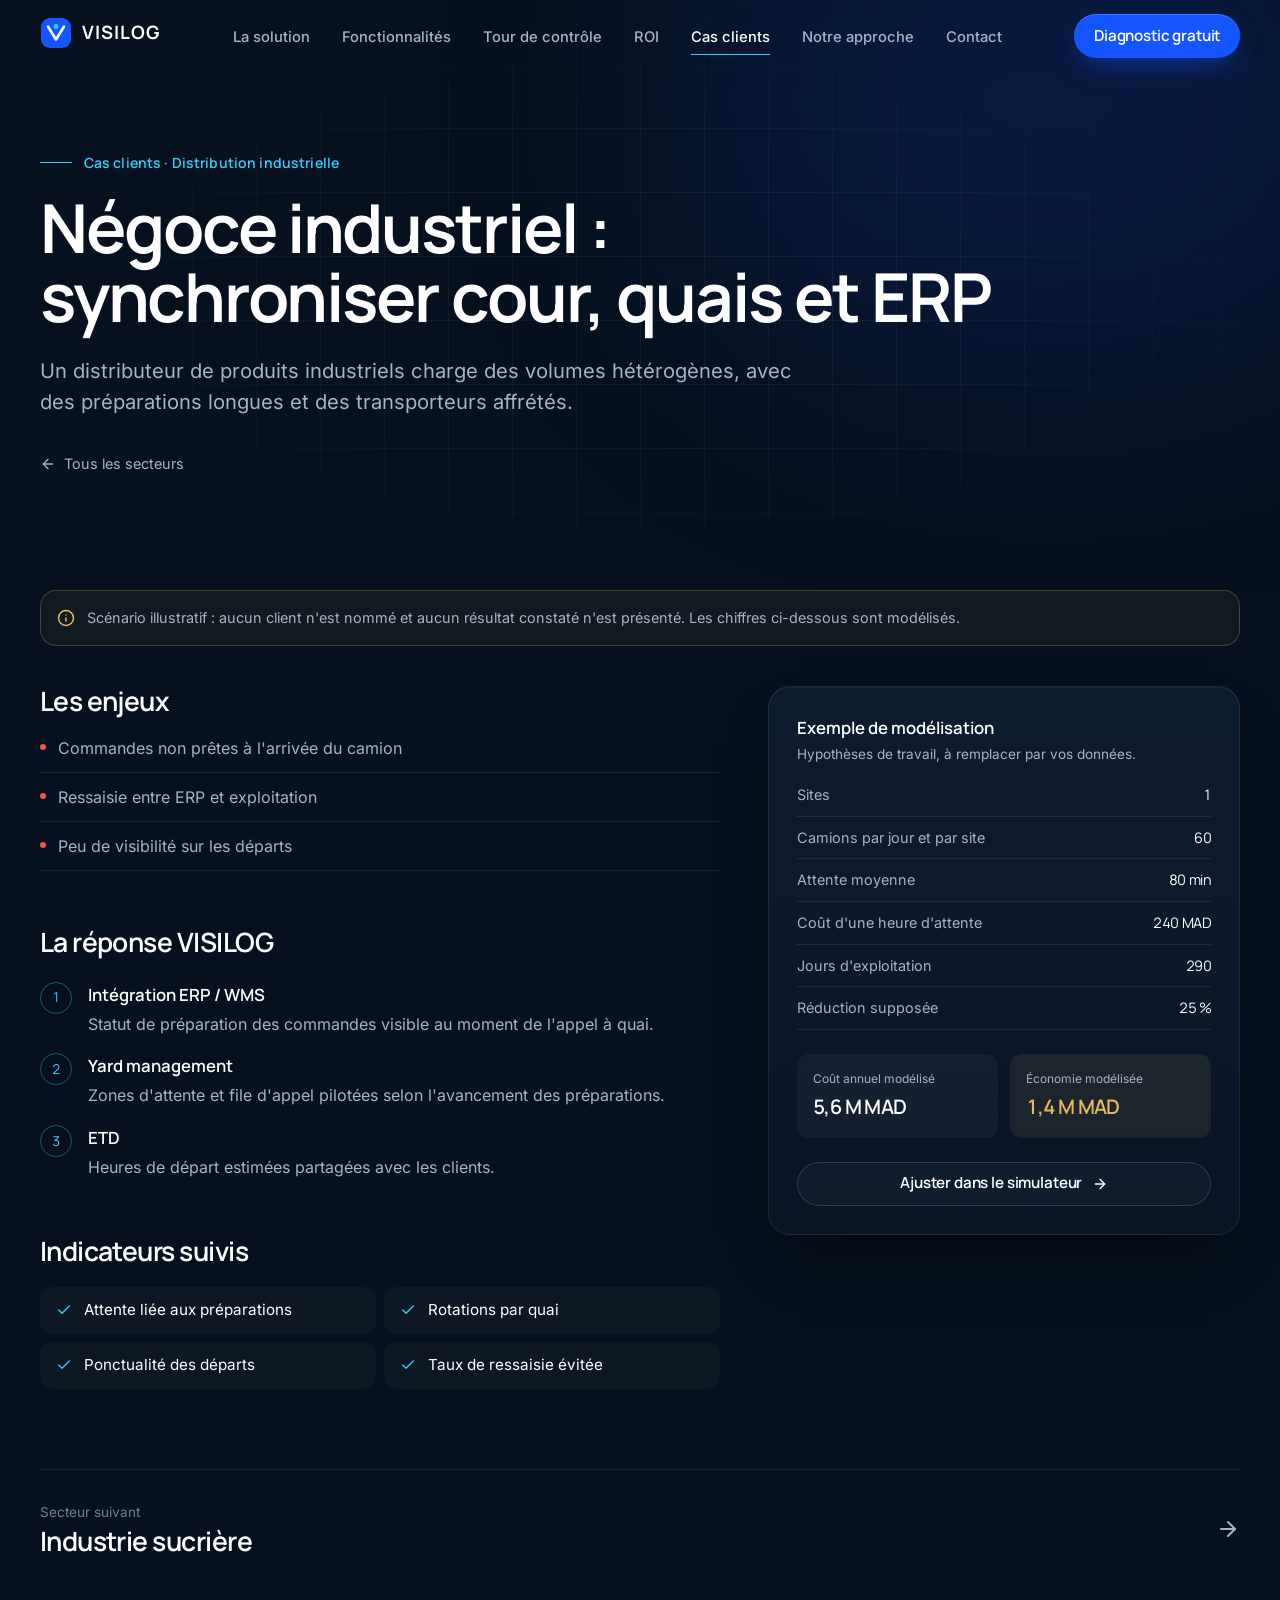
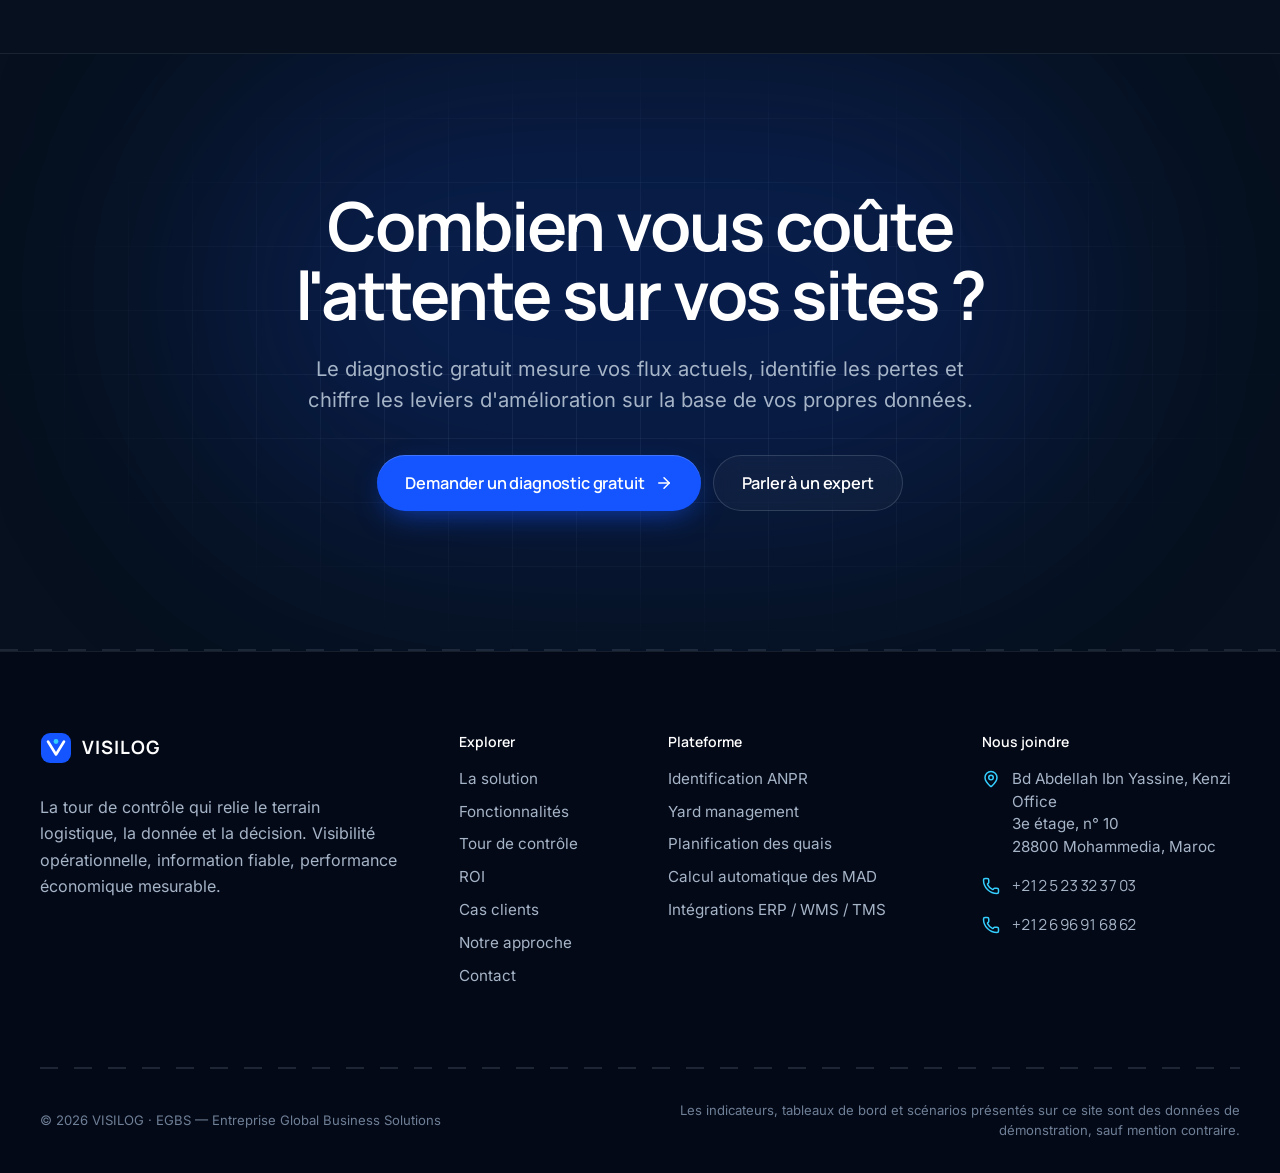
<file: visilog/cas-clients/distribution-industrielle/index.html>
<!DOCTYPE html><html lang="fr"><head><meta charSet="utf-8"/><link rel="preconnect" href="/" crossorigin=""/><meta name="viewport" content="width=device-width, initial-scale=1"/><link rel="stylesheet" href="/visilog/_next/static/chunks/0st1fpw-d7l_j.css" data-precedence="next"/><link rel="preload" as="script" fetchPriority="low" href="/visilog/_next/static/chunks/1ckvzn7sfprko.js"/><script src="/visilog/_next/static/chunks/06ti68t6jhm98.js" async=""></script><script src="/visilog/_next/static/chunks/2nii411saqstq.js" async=""></script><script src="/visilog/_next/static/chunks/0ytkjwk_9bvo_.js" async=""></script><script src="/visilog/_next/static/chunks/2kzd2bib-2ux6.js" async=""></script><script src="/visilog/_next/static/chunks/turbopack-0vmwu-t5w6lcb.js" async=""></script><script src="/visilog/_next/static/chunks/1k4j1_pfcbzim.js" async=""></script><script src="/visilog/_next/static/chunks/1upuvyobbcz5n.js" async=""></script><script src="/visilog/_next/static/chunks/42onvq6nokjl2.js" async=""></script><script src="/visilog/_next/static/chunks/2zqwg4uytkmvd.js" async=""></script><meta name="theme-color" content="#06101E"/><meta name="color-scheme" content="dark"/><title>Distribution industrielle — scénario illustratif · VISILOG</title><meta name="description" content="Les commandes sont prêtes, les camions arrivent, mais l&#x27;information circule mal entre la cour et le système."/><meta name="application-name" content="VISILOG"/><meta name="keywords" content="tour de contrôle supply chain,yard management,ANPR,suivi GPS camions,temps de mise à disposition,MAD,planification des quais,visibilité transport,logistique Maroc"/><meta name="robots" content="index, follow"/><link rel="canonical" href="https://issamjido1.github.io/visilog/cas-clients/distribution-industrielle/"/><meta property="og:title" content="VISILOG — Votre supply chain sous contrôle, en temps réel"/><meta property="og:description" content="VISILOG est la tour de contrôle supply chain qui rend visibles vos flux physiques : identification ANPR, suivi GPS, yard management, planification des quais et mesure automatique des temps de mise à disposition."/><meta property="og:url" content="https://issamjido1.github.io/visilog/"/><meta property="og:site_name" content="VISILOG"/><meta property="og:locale" content="fr_MA"/><meta property="og:image" content="https://issamjido1.github.io/visilog/opengraph-image?e6baf144f44d5ce7"/><meta property="og:image:type" content="image/png"/><meta property="og:image:width" content="1200"/><meta property="og:image:height" content="630"/><meta property="og:image:alt" content="VISILOG — Votre supply chain. Sous contrôle. En temps réel."/><meta property="og:type" content="website"/><meta name="twitter:card" content="summary_large_image"/><meta name="twitter:title" content="VISILOG — Supply Chain Control Tower"/><meta name="twitter:description" content="VISILOG est la tour de contrôle supply chain qui rend visibles vos flux physiques : identification ANPR, suivi GPS, yard management, planification des quais et mesure automatique des temps de mise à disposition."/><meta name="twitter:image" content="https://issamjido1.github.io/visilog/opengraph-image?e6baf144f44d5ce7"/><meta name="twitter:image:alt" content="VISILOG — Votre supply chain. Sous contrôle. En temps réel."/><meta name="twitter:image:type" content="image/png"/><meta name="twitter:image:width" content="1200"/><meta name="twitter:image:height" content="630"/><link rel="icon" href="/visilog/icon.svg?icon.1_deoazy19fmw.svg" sizes="any" type="image/svg+xml"/><script src="/visilog/_next/static/chunks/0cz1d0mv5g_q7.js" noModule=""></script></head><body class="min-h-dvh overflow-x-clip"><div hidden=""><!--$--><!--/$--></div><a href="#contenu" class="sr-only z-[100] rounded-full bg-white px-4 py-2 text-night focus:not-sr-only focus:fixed focus:left-4 focus:top-4">Aller au contenu</a><header class="fixed inset-x-0 top-0 z-50 transition-[background,border-color,backdrop-filter] duration-500 border-b border-transparent bg-transparent"><div class="shell flex h-[var(--header-h)] items-center justify-between gap-6"><a aria-label="VISILOG — accueil" class="shrink-0 rounded-lg" href="/visilog/"><span class="inline-flex items-center gap-2.5"><svg viewBox="0 0 32 32" class="h-8 w-8" aria-hidden="true"><rect x="1" y="1" width="30" height="30" rx="9" fill="#1455FF"></rect><path d="M8 9.5 16 22.5 24 9.5" fill="none" stroke="#fff" stroke-width="2.6" stroke-linecap="round" stroke-linejoin="round"></path><circle cx="16" cy="9.5" r="2.4" fill="#35CFFF"></circle></svg><span class="font-display text-[1.15rem] font-bold tracking-[0.06em] text-white">VISILOG</span></span></a><nav aria-label="Navigation principale" class="hidden xl:block"><ul class="flex items-center gap-1"><li><a class="relative rounded-full px-3.5 py-2 text-[0.92rem] font-medium transition-colors text-mist hover:text-white" href="/visilog/solution/">La solution</a></li><li><a class="relative rounded-full px-3.5 py-2 text-[0.92rem] font-medium transition-colors text-mist hover:text-white" href="/visilog/fonctionnalites/">Fonctionnalités</a></li><li><a class="relative rounded-full px-3.5 py-2 text-[0.92rem] font-medium transition-colors text-mist hover:text-white" href="/visilog/tour-de-controle/">Tour de contrôle</a></li><li><a class="relative rounded-full px-3.5 py-2 text-[0.92rem] font-medium transition-colors text-mist hover:text-white" href="/visilog/roi/">ROI</a></li><li><a aria-current="page" class="relative rounded-full px-3.5 py-2 text-[0.92rem] font-medium transition-colors text-white" href="/visilog/cas-clients/">Cas clients<span class="absolute inset-x-3.5 -bottom-[1px] h-px bg-cyan"></span></a></li><li><a class="relative rounded-full px-3.5 py-2 text-[0.92rem] font-medium transition-colors text-mist hover:text-white" href="/visilog/approche/">Notre approche</a></li><li><a class="relative rounded-full px-3.5 py-2 text-[0.92rem] font-medium transition-colors text-mist hover:text-white" href="/visilog/contact/">Contact</a></li></ul></nav><div class="flex items-center gap-3"><span class="hidden sm:block"><a class="group relative inline-flex select-none items-center justify-center gap-2.5 whitespace-nowrap rounded-full font-display font-semibold tracking-[-0.01em] transition-[background,color,border-color,box-shadow,transform] duration-300 ease-out-expo disabled:pointer-events-none disabled:opacity-50 bg-royal text-white shadow-[0_10px_30px_-10px_rgba(20,85,255,0.7),inset_0_1px_0_rgba(255,255,255,0.18)] hover:bg-[#2a64ff] hover:shadow-[0_16px_40px_-12px_rgba(20,85,255,0.9),inset_0_1px_0_rgba(255,255,255,0.22)] active:scale-[0.98] h-11 px-5 text-[0.95rem]" href="/visilog/diagnostic/"><span>Diagnostic gratuit</span></a></span><button type="button" aria-expanded="false" aria-controls="menu-mobile" aria-label="Ouvrir le menu" class="inline-flex h-11 w-11 items-center justify-center rounded-full border border-[var(--line-strong)] text-white transition-colors hover:bg-white/5 xl:hidden"><svg xmlns="http://www.w3.org/2000/svg" width="20" height="20" viewBox="0 0 24 24" fill="none" stroke="currentColor" stroke-width="2" stroke-linecap="round" stroke-linejoin="round" class="lucide lucide-menu" aria-hidden="true"><path d="M4 5h16"></path><path d="M4 12h16"></path><path d="M4 19h16"></path></svg></button></div></div></header><main id="contenu"><div class="page-enter"><section class="relative overflow-hidden pb-20 pt-[calc(var(--header-h)+5rem)] md:pb-28"><div class="grid-bg absolute inset-0 opacity-60" aria-hidden="true"></div><div class="absolute -top-40 right-[-10%] h-[520px] w-[720px] rounded-full bg-royal/15 blur-[130px]" aria-hidden="true"></div><div class="shell relative grid gap-12 lg:grid-cols-12 lg:items-end"><div class="lg:col-span-10"><p class="t-kicker mb-5 flex items-center gap-3"><span class="h-px w-8 bg-cyan" aria-hidden="true"></span>Cas clients · Distribution industrielle</p><h1 class="t-h1">Négoce industriel : synchroniser cour, quais et ERP</h1><p class="t-lead mt-6 max-w-[60ch]">Un distributeur de produits industriels charge des volumes hétérogènes, avec des préparations longues et des transporteurs affrétés.</p><div class="mt-9"><a class="inline-flex items-center gap-2 text-[0.9rem] text-mist hover:text-white" href="/visilog/cas-clients/"><svg xmlns="http://www.w3.org/2000/svg" width="16" height="16" viewBox="0 0 24 24" fill="none" stroke="currentColor" stroke-width="2" stroke-linecap="round" stroke-linejoin="round" class="lucide lucide-arrow-left" aria-hidden="true"><path d="m12 19-7-7 7-7"></path><path d="M19 12H5"></path></svg> Tous les secteurs</a></div></div></div></section><div class="shell pb-24"><div class="mb-10 flex items-start gap-3 rounded-2xl border border-gold/25 bg-gold/[0.05] p-4 text-[0.9rem] text-mist"><svg xmlns="http://www.w3.org/2000/svg" width="18" height="18" viewBox="0 0 24 24" fill="none" stroke="currentColor" stroke-width="2" stroke-linecap="round" stroke-linejoin="round" class="lucide lucide-info mt-0.5 shrink-0 text-gold" aria-hidden="true"><circle cx="12" cy="12" r="10"></circle><path d="M12 16v-4"></path><path d="M12 8h.01"></path></svg><p>Scénario illustratif : aucun client n&#x27;est nommé et aucun résultat constaté n&#x27;est présenté. Les chiffres ci-dessous sont modélisés.</p></div><div class="grid gap-12 lg:grid-cols-12"><div class="space-y-14 lg:col-span-7"><section aria-labelledby="ch"><h2 id="ch" class="t-h3">Les enjeux</h2><ul class="mt-5 space-y-3"><li class="flex gap-3 border-b border-[var(--line)] pb-3 text-[1rem] text-mist"><span class="mt-2 h-1.5 w-1.5 shrink-0 rounded-full bg-crit" aria-hidden="true"></span>Commandes non prêtes à l&#x27;arrivée du camion</li><li class="flex gap-3 border-b border-[var(--line)] pb-3 text-[1rem] text-mist"><span class="mt-2 h-1.5 w-1.5 shrink-0 rounded-full bg-crit" aria-hidden="true"></span>Ressaisie entre ERP et exploitation</li><li class="flex gap-3 border-b border-[var(--line)] pb-3 text-[1rem] text-mist"><span class="mt-2 h-1.5 w-1.5 shrink-0 rounded-full bg-crit" aria-hidden="true"></span>Peu de visibilité sur les départs</li></ul></section><section aria-labelledby="ap"><h2 id="ap" class="t-h3">La réponse VISILOG</h2><ol class="mt-6 space-y-4"><li class="grid grid-cols-[2.5rem_1fr] gap-2"><span class="t-num flex h-8 w-8 items-center justify-center rounded-full border border-cyan/40 text-[0.85rem] text-cyan">1</span><div><h3 class="font-display text-[1.05rem] font-semibold">Intégration ERP / WMS</h3><p class="t-body mt-1">Statut de préparation des commandes visible au moment de l&#x27;appel à quai.</p></div></li><li class="grid grid-cols-[2.5rem_1fr] gap-2"><span class="t-num flex h-8 w-8 items-center justify-center rounded-full border border-cyan/40 text-[0.85rem] text-cyan">2</span><div><h3 class="font-display text-[1.05rem] font-semibold">Yard management</h3><p class="t-body mt-1">Zones d&#x27;attente et file d&#x27;appel pilotées selon l&#x27;avancement des préparations.</p></div></li><li class="grid grid-cols-[2.5rem_1fr] gap-2"><span class="t-num flex h-8 w-8 items-center justify-center rounded-full border border-cyan/40 text-[0.85rem] text-cyan">3</span><div><h3 class="font-display text-[1.05rem] font-semibold">ETD</h3><p class="t-body mt-1">Heures de départ estimées partagées avec les clients.</p></div></li></ol></section><section aria-labelledby="ind"><h2 id="ind" class="t-h3">Indicateurs suivis</h2><ul class="mt-5 grid gap-2 sm:grid-cols-2"><li class="flex items-center gap-3 rounded-xl bg-white/[0.03] px-4 py-3 text-[0.95rem]"><svg xmlns="http://www.w3.org/2000/svg" width="16" height="16" viewBox="0 0 24 24" fill="none" stroke="currentColor" stroke-width="2" stroke-linecap="round" stroke-linejoin="round" class="lucide lucide-check shrink-0 text-cyan" aria-hidden="true"><path d="M20 6 9 17l-5-5"></path></svg>Attente liée aux préparations</li><li class="flex items-center gap-3 rounded-xl bg-white/[0.03] px-4 py-3 text-[0.95rem]"><svg xmlns="http://www.w3.org/2000/svg" width="16" height="16" viewBox="0 0 24 24" fill="none" stroke="currentColor" stroke-width="2" stroke-linecap="round" stroke-linejoin="round" class="lucide lucide-check shrink-0 text-cyan" aria-hidden="true"><path d="M20 6 9 17l-5-5"></path></svg>Rotations par quai</li><li class="flex items-center gap-3 rounded-xl bg-white/[0.03] px-4 py-3 text-[0.95rem]"><svg xmlns="http://www.w3.org/2000/svg" width="16" height="16" viewBox="0 0 24 24" fill="none" stroke="currentColor" stroke-width="2" stroke-linecap="round" stroke-linejoin="round" class="lucide lucide-check shrink-0 text-cyan" aria-hidden="true"><path d="M20 6 9 17l-5-5"></path></svg>Ponctualité des départs</li><li class="flex items-center gap-3 rounded-xl bg-white/[0.03] px-4 py-3 text-[0.95rem]"><svg xmlns="http://www.w3.org/2000/svg" width="16" height="16" viewBox="0 0 24 24" fill="none" stroke="currentColor" stroke-width="2" stroke-linecap="round" stroke-linejoin="round" class="lucide lucide-check shrink-0 text-cyan" aria-hidden="true"><path d="M20 6 9 17l-5-5"></path></svg>Taux de ressaisie évitée</li></ul></section></div><aside class="lg:col-span-5"><div class="panel sticky top-[calc(var(--header-h)+2rem)] p-6 sm:p-7"><h2 class="font-display text-[1.05rem] font-semibold">Exemple de modélisation</h2><p class="mt-1 text-[0.85rem] text-mist">Hypothèses de travail, à remplacer par vos données.</p><dl class="mt-5 space-y-2.5 text-[0.9rem]"><div class="flex justify-between gap-4 border-b border-[var(--line)] pb-2.5"><dt class="text-mist">Sites</dt><dd class="t-num text-white">1</dd></div><div class="flex justify-between gap-4 border-b border-[var(--line)] pb-2.5"><dt class="text-mist">Camions par jour et par site</dt><dd class="t-num text-white">60</dd></div><div class="flex justify-between gap-4 border-b border-[var(--line)] pb-2.5"><dt class="text-mist">Attente moyenne</dt><dd class="t-num text-white">80 min</dd></div><div class="flex justify-between gap-4 border-b border-[var(--line)] pb-2.5"><dt class="text-mist">Coût d&#x27;une heure d&#x27;attente</dt><dd class="t-num text-white">240 MAD</dd></div><div class="flex justify-between gap-4 border-b border-[var(--line)] pb-2.5"><dt class="text-mist">Jours d&#x27;exploitation</dt><dd class="t-num text-white">290</dd></div><div class="flex justify-between gap-4 border-b border-[var(--line)] pb-2.5"><dt class="text-mist">Réduction supposée</dt><dd class="t-num text-white">25 %</dd></div></dl><div class="mt-6 grid grid-cols-2 gap-3"><div class="rounded-xl bg-white/[0.04] p-4"><div class="text-[0.75rem] text-mist">Coût annuel modélisé</div><div class="t-num mt-1 text-[1.25rem] font-semibold">5,6 M MAD</div></div><div class="rounded-xl bg-gold/[0.08] p-4"><div class="text-[0.75rem] text-mist">Économie modélisée</div><div class="t-num mt-1 text-[1.25rem] font-semibold text-gold">1,4 M MAD</div></div></div><a class="group relative inline-flex select-none items-center justify-center gap-2.5 whitespace-nowrap rounded-full font-display font-semibold tracking-[-0.01em] transition-[background,color,border-color,box-shadow,transform] duration-300 ease-out-expo disabled:pointer-events-none disabled:opacity-50 border border-[var(--line-strong)] bg-white/[0.03] text-white backdrop-blur-md hover:border-white/40 hover:bg-white/[0.07] active:scale-[0.98] h-11 px-5 text-[0.95rem] mt-6 w-full" href="/visilog/roi/?sites=1&amp;trucks=60&amp;wait=80&amp;cost=240&amp;days=290&amp;reduction=25"><span>Ajuster dans le simulateur</span><span class="transition-transform duration-300 ease-out-expo group-hover:translate-x-0.5" aria-hidden="true"><svg xmlns="http://www.w3.org/2000/svg" width="16" height="16" viewBox="0 0 24 24" fill="none" stroke="currentColor" stroke-width="2" stroke-linecap="round" stroke-linejoin="round" class="lucide lucide-arrow-right" aria-hidden="true"><path d="M5 12h14"></path><path d="m12 5 7 7-7 7"></path></svg></span></a></div></aside></div><a class="group mt-20 flex items-center justify-between gap-6 border-t border-[var(--line)] pt-8" href="/visilog/cas-clients/industrie-sucriere/"><span><span class="block text-[0.85rem] text-fog">Secteur suivant</span><span class="t-h3 mt-1 block group-hover:text-cyan">Industrie sucrière</span></span><svg xmlns="http://www.w3.org/2000/svg" width="24" height="24" viewBox="0 0 24 24" fill="none" stroke="currentColor" stroke-width="2" stroke-linecap="round" stroke-linejoin="round" class="lucide lucide-arrow-right text-mist transition-transform group-hover:translate-x-1 group-hover:text-white" aria-hidden="true"><path d="M5 12h14"></path><path d="m12 5 7 7-7 7"></path></svg></a></div><section class="relative overflow-hidden border-t border-[var(--line)]" aria-labelledby="cta-title"><div class="absolute inset-0 grid-bg opacity-70" aria-hidden="true"></div><div class="absolute left-1/2 top-0 h-[480px] w-[900px] -translate-x-1/2 rounded-full bg-royal/20 blur-[120px]" aria-hidden="true"></div><div class="shell section relative text-center"><h2 id="cta-title" class="t-h1 mx-auto max-w-4xl">Combien vous coûte l&#x27;attente sur vos sites ?</h2><p class="t-lead mx-auto mt-6 max-w-2xl">Le diagnostic gratuit mesure vos flux actuels, identifie les pertes et chiffre les leviers d&#x27;amélioration sur la base de vos propres données.</p><div class="mt-10 flex flex-col justify-center gap-3 sm:flex-row"><a class="group relative inline-flex select-none items-center justify-center gap-2.5 whitespace-nowrap rounded-full font-display font-semibold tracking-[-0.01em] transition-[background,color,border-color,box-shadow,transform] duration-300 ease-out-expo disabled:pointer-events-none disabled:opacity-50 bg-royal text-white shadow-[0_10px_30px_-10px_rgba(20,85,255,0.7),inset_0_1px_0_rgba(255,255,255,0.18)] hover:bg-[#2a64ff] hover:shadow-[0_16px_40px_-12px_rgba(20,85,255,0.9),inset_0_1px_0_rgba(255,255,255,0.22)] active:scale-[0.98] h-14 px-7 text-[1.02rem]" href="/visilog/diagnostic/"><span>Demander un diagnostic gratuit</span><span class="transition-transform duration-300 ease-out-expo group-hover:translate-x-0.5" aria-hidden="true"><svg xmlns="http://www.w3.org/2000/svg" width="18" height="18" viewBox="0 0 24 24" fill="none" stroke="currentColor" stroke-width="2" stroke-linecap="round" stroke-linejoin="round" class="lucide lucide-arrow-right" aria-hidden="true"><path d="M5 12h14"></path><path d="m12 5 7 7-7 7"></path></svg></span></a><a class="group relative inline-flex select-none items-center justify-center gap-2.5 whitespace-nowrap rounded-full font-display font-semibold tracking-[-0.01em] transition-[background,color,border-color,box-shadow,transform] duration-300 ease-out-expo disabled:pointer-events-none disabled:opacity-50 border border-[var(--line-strong)] bg-white/[0.03] text-white backdrop-blur-md hover:border-white/40 hover:bg-white/[0.07] active:scale-[0.98] h-14 px-7 text-[1.02rem]" href="/visilog/contact/"><span>Parler à un expert</span></a></div></div><div class="lane mx-auto max-w-[1320px] opacity-50" aria-hidden="true"></div></section><!--$--><!--/$--></div></main><footer class="relative border-t border-[var(--line)] bg-abyss"><div class="shell grid gap-14 py-20 md:grid-cols-12"><div class="md:col-span-4"><span class="inline-flex items-center gap-2.5"><svg viewBox="0 0 32 32" class="h-8 w-8" aria-hidden="true"><rect x="1" y="1" width="30" height="30" rx="9" fill="#1455FF"></rect><path d="M8 9.5 16 22.5 24 9.5" fill="none" stroke="#fff" stroke-width="2.6" stroke-linecap="round" stroke-linejoin="round"></path><circle cx="16" cy="9.5" r="2.4" fill="#35CFFF"></circle></svg><span class="font-display text-[1.15rem] font-bold tracking-[0.06em] text-white">VISILOG</span></span><p class="t-body mt-6 max-w-sm">La tour de contrôle qui relie le terrain logistique, la donnée et la décision. Visibilité opérationnelle, information fiable, performance économique mesurable.</p></div><nav aria-label="Pages" class="md:col-span-2"><h2 class="mb-4 font-display text-sm font-semibold text-white">Explorer</h2><ul class="space-y-2.5 text-[0.95rem] text-mist"><li><a class="hover:text-white" href="/visilog/solution/">La solution</a></li><li><a class="hover:text-white" href="/visilog/fonctionnalites/">Fonctionnalités</a></li><li><a class="hover:text-white" href="/visilog/tour-de-controle/">Tour de contrôle</a></li><li><a class="hover:text-white" href="/visilog/roi/">ROI</a></li><li><a class="hover:text-white" href="/visilog/cas-clients/">Cas clients</a></li><li><a class="hover:text-white" href="/visilog/approche/">Notre approche</a></li><li><a class="hover:text-white" href="/visilog/contact/">Contact</a></li></ul></nav><nav aria-label="Plateforme" class="md:col-span-3"><h2 class="mb-4 font-display text-sm font-semibold text-white">Plateforme</h2><ul class="space-y-2.5 text-[0.95rem] text-mist"><li><a class="hover:text-white" href="/visilog/fonctionnalites/#anpr">Identification ANPR</a></li><li><a class="hover:text-white" href="/visilog/fonctionnalites/#yard">Yard management</a></li><li><a class="hover:text-white" href="/visilog/fonctionnalites/#quais">Planification des quais</a></li><li><a class="hover:text-white" href="/visilog/fonctionnalites/#mad">Calcul automatique des MAD</a></li><li><a class="hover:text-white" href="/visilog/fonctionnalites/#integrations">Intégrations ERP / WMS / TMS</a></li></ul></nav><div class="md:col-span-3"><h2 class="mb-4 font-display text-sm font-semibold text-white">Nous joindre</h2><address class="space-y-4 text-[0.95rem] not-italic text-mist"><a href="https://www.google.com/maps/search/?api=1&amp;query=Kenzi+Office+Bd+Abdellah+Ibn+Yassine+Mohammedia" target="_blank" rel="noreferrer" class="flex gap-3 hover:text-white"><svg xmlns="http://www.w3.org/2000/svg" width="18" height="18" viewBox="0 0 24 24" fill="none" stroke="currentColor" stroke-width="2" stroke-linecap="round" stroke-linejoin="round" class="lucide lucide-map-pin mt-0.5 shrink-0 text-cyan" aria-hidden="true"><path d="M20 10c0 4.993-5.539 10.193-7.399 11.799a1 1 0 0 1-1.202 0C9.539 20.193 4 14.993 4 10a8 8 0 0 1 16 0"></path><circle cx="12" cy="10" r="3"></circle></svg><span><span class="block">Bd Abdellah Ibn Yassine, Kenzi Office</span><span class="block">3e étage, n° 10</span><span class="block">28800 Mohammedia, Maroc</span></span></a><a href="tel:+212523323703" class="flex items-center gap-3 hover:text-white"><svg xmlns="http://www.w3.org/2000/svg" width="18" height="18" viewBox="0 0 24 24" fill="none" stroke="currentColor" stroke-width="2" stroke-linecap="round" stroke-linejoin="round" class="lucide lucide-phone shrink-0 text-cyan" aria-hidden="true"><path d="M13.832 16.568a1 1 0 0 0 1.213-.303l.355-.465A2 2 0 0 1 17 15h3a2 2 0 0 1 2 2v3a2 2 0 0 1-2 2A18 18 0 0 1 2 4a2 2 0 0 1 2-2h3a2 2 0 0 1 2 2v3a2 2 0 0 1-.8 1.6l-.468.351a1 1 0 0 0-.292 1.233 14 14 0 0 0 6.392 6.384"></path></svg><span class="t-num">+212 5 23 32 37 03</span></a><a href="tel:+212696916862" class="flex items-center gap-3 hover:text-white"><svg xmlns="http://www.w3.org/2000/svg" width="18" height="18" viewBox="0 0 24 24" fill="none" stroke="currentColor" stroke-width="2" stroke-linecap="round" stroke-linejoin="round" class="lucide lucide-phone shrink-0 text-cyan" aria-hidden="true"><path d="M13.832 16.568a1 1 0 0 0 1.213-.303l.355-.465A2 2 0 0 1 17 15h3a2 2 0 0 1 2 2v3a2 2 0 0 1-2 2A18 18 0 0 1 2 4a2 2 0 0 1 2-2h3a2 2 0 0 1 2 2v3a2 2 0 0 1-.8 1.6l-.468.351a1 1 0 0 0-.292 1.233 14 14 0 0 0 6.392 6.384"></path></svg><span class="t-num">+212 6 96 91 68 62</span></a></address></div></div><div class="shell"><div class="lane opacity-60" aria-hidden="true"></div></div><div class="shell flex flex-col gap-3 py-8 text-[0.82rem] text-fog md:flex-row md:items-center md:justify-between"><p>© <!-- -->2026<!-- --> VISILOG · <!-- -->EGBS — Entreprise Global Business Solutions</p><p class="max-w-xl md:text-right">Les indicateurs, tableaux de bord et scénarios présentés sur ce site sont des données de démonstration, sauf mention contraire.</p></div></footer><script type="application/ld+json">{"@context":"https://schema.org","@type":"SoftwareApplication","name":"VISILOG","applicationCategory":"BusinessApplication","operatingSystem":"Web","description":"VISILOG est la tour de contrôle supply chain qui rend visibles vos flux physiques : identification ANPR, suivi GPS, yard management, planification des quais et mesure automatique des temps de mise à disposition.","inLanguage":"fr","publisher":{"@type":"Organization","name":"EGBS","address":{"@type":"PostalAddress","addressLocality":"Mohammedia","addressCountry":"MA"}}}</script><script id="_R_">(globalThis["TURBOPACK"] || (globalThis["TURBOPACK"] = [])).push({"otherChunks":["static/chunks/1ckvzn7sfprko.js","static/chunks/06ti68t6jhm98.js","static/chunks/2nii411saqstq.js","static/chunks/0ytkjwk_9bvo_.js","static/chunks/2kzd2bib-2ux6.js"],"runtimeModuleIds":[94553]});</script><script src="/visilog/_next/static/chunks/1ckvzn7sfprko.js" async=""></script><script>(self.__next_f=self.__next_f||[]).push([0])</script><script>self.__next_f.push([1,"1:\"$Sreact.fragment\"\n2:\"/visilog/_next/static/chunks/1k4j1_pfcbzim.js\"\n3:\"/visilog/_next/static/chunks/1upuvyobbcz5n.js\"\n4:I[93983,[\"$2\",\"$3\"],\"Header\"]\n5:\"/visilog/_next/static/chunks/42onvq6nokjl2.js\"\n6:I[39756,[\"$5\"],\"default\"]\n7:\"/visilog/_next/static/chunks/2zqwg4uytkmvd.js\"\n8:I[8821,[\"$2\",\"$3\",\"$7\"],\"default\"]\n9:I[37457,[\"$5\"],\"default\"]\na:I[76525,[\"$2\",\"$3\"],\"ButtonLink\"]\nb:I[5014,[\"$2\",\"$3\"],\"default\"]\nc:I[22016,[\"$2\",\"$3\"],\"\"]\n1e:I[68027,[\"$2\",\"$3\"],\"default\",1]\n:HL[\"/visilog/_next/static/chunks/0st1fpw-d7l_j.css\",\"style\"]\n:HC[\"/\",\"\"]\n18:X\n1b:[[\"children\",{\"s\":\"__PAGE__\",\"h\":512,\"d\":{\"r\":\"$L1c\",\"p\":false,\"v\":null}}]]\n19:[[\"children\",{\"s\":{\"n\":\"slug\",\"t\":\"d\",\"k\":\"distribution-industrielle\",\"s\":[]},\"h\":66048,\"d\":{\"r\":\"$L1a\",\"p\":false,\"v\":\"$18\"},\"c\":\"$Q1b\"}]]\n16:[[\"children\",{\"s\":\"cas-clients\",\"h\":131584,\"d\":{\"r\":\"$L17\",\"p\":false,\"v\":\"$18\"},\"c\":\"$Q19\"}]]\n0:{\"P\":null,\"c\":[\"\",\"cas-clients\",\"distribution-industrielle\",\"\"],\"q\":\"\",\"i\":false,\"t\":{\"t\":{\"s\":\"\",\"h\":131600,\"d\":{\"r\":[\"$\",\"$1\",\"c\",{\"children\":[[[\"$\",\"link\",\"0\",{\"rel\":\"stylesheet\",\"href\":\"/visilog/_next/static/chunks/0st1fpw-d7l_j.css\",\"precedence\":\"next\",\"crossOrigin\":\"$undefined\",\"nonce\":\"$undefined\"}],[\"$\",\"script\",\"script-0\",{\"src\":\"/visilog/_next/static/chunks/1k4j1_pfcbzim.js\",\"async\":true,\"nonce\":\"$undefined\"}],[\"$\",\"script\",\"script-1\",{\"src\":\"/visilog/_next/static/chunks/1upuvyobbcz5n.js\",\"async\":true,\"nonce\":\"$undefined\"}]],[\"$\",\"html\",null,{\"lang\":\"fr\",\"children\":[\"$\",\"body\",null,{\"className\":\"min-h-dvh overflow-x-clip\",\"children\":[[\"$\",\"$L4\",null,{}],[\"$\",\"main\",null,{\"id\":\"contenu\",\"children\":[\"$\",\"$L6\",null,{\"parallelRouterKey\":\"children\",\"error\":\"$8\",\"errorStyles\":[],\"errorScripts\":[[\"$\",\"script\",\"script-0\",{\"src\":\"/visilog/_next/static/chunks/2zqwg4uytkmvd.js\",\"async\":true,\"nonce\":\"$undefined\"}]],\"template\":[\"$\",\"div\",null,{\"className\":\"page-enter\",\"children\":[\"$\",\"$L9\",null,{}]}],\"templateStyles\":[],\"templateScripts\":null,\"notFound\":[[\"$\",\"section\",null,{\"className\":\"relative flex min-h-[80svh] items-center overflow-hidden pt-[var(--header-h)]\",\"children\":[[\"$\",\"div\",null,{\"className\":\"grid-bg absolute inset-0 opacity-60\",\"aria-hidden\":true}],[\"$\",\"div\",null,{\"className\":\"shell relative\",\"children\":[[\"$\",\"p\",null,{\"className\":\"t-num text-[0.9rem] text-cyan\",\"children\":\"Erreur 404 · Quai introuvable\"}],[\"$\",\"h1\",null,{\"className\":\"t-h1 mt-4 max-w-3xl\",\"children\":\"Ce camion s'est trompé de quai.\"}],[\"$\",\"p\",null,{\"className\":\"t-lead mt-6 max-w-xl\",\"children\":\"La page demandée n'existe pas ou a été déplacée. Reprenez depuis l'accueil ou ouvrez la démonstration.\"}],[\"$\",\"div\",null,{\"className\":\"mt-9 flex flex-col gap-3 sm:flex-row\",\"children\":[[\"$\",\"$La\",null,{\"href\":\"/\",\"icon\":[\"$\",\"$Lb\",null,{\"ref\":\"$undefined\",\"icon\":{\"name\":\"arrow-right\",\"size\":24,\"node\":[[\"path\",{\"d\":\"M5 12h14\",\"key\":\"1ays0h\"}],[\"path\",{\"d\":\"m12 5 7 7-7 7\",\"key\":\"xquz4c\"}]]},\"className\":\"$undefined\",\"size\":16}],\"children\":\"Retour à l'accueil\"}],[\"$\",\"$La\",null,{\"href\":\"/tour-de-controle\",\"variant\":\"secondary\",\"children\":\"Ouvrir la tour de contrôle\"}]]}]]}]]}],[]],\"forbidden\":\"$undefined\",\"unauthorized\":\"$undefined\"}]}],[\"$\",\"footer\",null,{\"className\":\"relative border-t border-[var(--line)] bg-abyss\",\"children\":[[\"$\",\"div\",null,{\"className\":\"shell grid gap-14 py-20 md:grid-cols-12\",\"children\":[[\"$\",\"div\",null,{\"className\":\"md:col-span-4\",\"children\":[[\"$\",\"span\",null,{\"className\":\"inline-flex items-center gap-2.5\",\"children\":[[\"$\",\"svg\",null,{\"viewBox\":\"0 0 32 32\",\"className\":\"h-8 w-8\",\"aria-hidden\":true,\"children\":[[\"$\",\"rect\",null,{\"x\":\"1\",\"y\":\"1\",\"width\":\"30\",\"height\":\"30\",\"rx\":\"9\",\"fill\":\"#1455FF\"}],[\"$\",\"path\",null,{\"d\":\"M8 9.5 16 22.5 24 9.5\",\"fill\":\"none\",\"stroke\":\"#fff\",\"strokeWidth\":\"2.6\",\"strokeLinecap\":\"round\",\"strokeLinejoin\":\"round\"}],[\"$\",\"circle\",null,{\"cx\":\"16\",\"cy\":\"9.5\",\"r\":\"2.4\",\"fill\":\"#35CFFF\"}]]}],[\"$\",\"span\",null,{\"className\":\"font-display text-[1.15rem] font-bold tracking-[0.06em] text-white\",\"children\":\"VISILOG\"}]]}],[\"$\",\"p\",null,{\"className\":\"t-body mt-6 max-w-sm\",\"children\":\"La tour de contrôle qui relie le terrain logistique, la donnée et la décision. Visibilité opérationnelle, information fiable, performance économique mesurable.\"}]]}],[\"$\",\"nav\",null,{\"aria-label\":\"Pages\",\"className\":\"md:col-span-2\",\"children\":[[\"$\",\"h2\",null,{\"className\":\"mb-4 font-display text-sm font-semibold text-white\",\"children\":\"Explorer\"}],[\"$\",\"ul\",null,{\"className\":\"space-y-2.5 text-[0.95rem] text-mist\",\"children\":[[\"$\",\"li\",\"/solution\",{\"children\":[\"$\",\"$Lc\",null,{\"href\":\"/solution\",\"className\":\"hover:text-white\",\"children\":\"La solution\"}]}],[\"$\",\"li\",\"/fonctionnalites\",{\"children\":[\"$\",\"$Lc\",null,{\"href\":\"/fonctionnalites\",\"className\":\"hover:text-white\",\"children\":\"Fonctionnalités\"}]}],[\"$\",\"li\",\"/tour-de-controle\",{\"children\":[\"$\",\"$Lc\",null,{\"href\":\"/tour-de-controle\",\"className\":\"hover:text-white\",\"children\":\"Tour de contrôle\"}]}],[\"$\",\"li\",\"/roi\",{\"children\":[\"$\",\"$Lc\",null,{\"href\":\"/roi\",\"className\":\"hover:text-white\",\"children\":\"ROI\"}]}],[\"$\",\"li\",\"/cas-clients\",{\"children\":[\"$\",\"$Lc\",null,{\"href\":\"/cas-clients\",\"className\":\"hover:text-white\",\"children\":\"Cas clients\"}]}],[\"$\",\"li\",\"/approche\",{\"children\":[\"$\",\"$Lc\",null,{\"href\":\"/approche\",\"className\":\"hover:text-white\",\"children\":\"Notre approche\"}]}],[\"$\",\"li\",\"/contact\",{\"children\":[\"$\",\"$Lc\",null,{\"href\":\"/contact\",\"className\":\"hover:text-white\",\"children\":\"Contact\"}]}]]}]]}],[\"$\",\"nav\",null,{\"aria-label\":\"Plateforme\",\"className\":\"md:col-span-3\",\"children\":[[\"$\",\"h2\",null,{\"className\":\"mb-4 font-display text-sm font-semibold text-white\",\"children\":\"Plateforme\"}],[\"$\",\"ul\",null,{\"className\":\"space-y-2.5 text-[0.95rem] text-mist\",\"children\":[\"$Ld\",\"$Le\",\"$Lf\",\"$L10\",\"$L11\"]}]]}],\"$L12\"]}],\"$L13\",\"$L14\"]}],\"$L15\"]}]}]]}],\"p\":false,\"v\":null},\"c\":\"$Q16\"},\"h\":{\"r\":\"$L1d\",\"p\":false,\"v\":null}},\"m\":\"$undefined\",\"G\":[\"$1e\",[\"$L1f\"]],\"S\":true,\"r\":\"$undefined\",\"s\":\"$undefined\",\"a\":\"$undefined\",\"l\":\"$undefined\",\"p\":\"$undefined\",\"d\":\"$undefined\",\"b\":\"T9D29Jizh-L_TClEpcK9y\"}\n21:I[97367,[\"$5\"],\"OutletBoundary\"]\n22:\"$Sreact.suspense\"\n24:\"ViewportBoundary\"\n25:I[97367,[\"$5\"],\"$24\"]\n27:\"MetadataBoundary\"\n28:I[97367,[\"$5\"],\"$27\"]\nd:[\"$\",\"li\",\"/fonctionnalites#anpr\",{\"children\":[\"$\",\"$Lc\",null,{\"href\":\"/fonctionnalites#anpr\",\"className\":\"hover:text-white\",\"children\":\"Identification ANPR\"}]}]\ne:[\"$\",\"li\",\"/fonctionnalites#yard\",{\"children\":[\"$\",\"$Lc\",null,{\"href\":\"/fonctionnalites#yard\",\"className\":\"hover:text-white\",\"children\":\"Yard management\"}]}]\nf:[\"$\",\"li\",\"/fonctionnalites#quais\",{\"children\":[\"$\",\"$Lc\",null,{\"href\":\"/fonctionnalites#quais\",\"className\":\"hover:text-white\",\"children\":\"Planification des quais\"}]}]\n10:[\"$\",\"li\",\"/fonctionnalites#mad\",{\"children\":[\"$\",\"$Lc\",null,{\"href\":\"/fonctionnalites#mad\",\"className\":\"hover:text-white\",\"children\":\"Calcul automatique des MAD\"}]}]\n11:[\"$\",\"li\",\"/fonctionnalites#integrations\",{\"children\":[\"$\",\"$Lc\",null,{\"href\":\"/fonctionnalites#integrations\",\"className\":\"hover:text-white\",\"children\":\"Intégrations ERP / WMS / TMS\"}]}]\n12:[\"$\",\"div\",null,{\"className\":\"md:col-span-3\",\"children\":[[\"$\",\"h2\",null,{\"className\":\"mb-4 font-display text-sm font-semibold text-white\",\"children\":\"Nous joindre\"}],[\"$\",\"address\",null,{\"className\":\"space-y-4 text-[0.95rem] not-italic text-mist\",\"children\":[[\"$\",\"a\",null,{\"href\":\"https://www.google.com/maps/search/?api=1\u0026query=Kenzi+Office+Bd+Abdellah+Ibn+Yassine+Mohammedia\",\"target\":\"_blank\",\"rel\":\"noreferrer\",\"className\":\"flex gap-3 hover:text-white\",\"children\":[[\"$\",\"$Lb\",null,{\"ref\":\"$undefined\",\"icon\":{\"name\":\"map-pin\",\"size\":24,\"node\":[[\"path\",{\"d\":\"M20 10c0 4.993-5.539 10.193-7.399 11.799a1 1 0 0 1-1.202 0C9.539 20.193 4 14.993 4 10a8 8 0 0 1 16 0\",\"key\":\"1r0f0z\"}],[\"circle\",{\"cx\":\"12\",\"cy\":\"10\",\"r\":\"3\",\"key\":\"ilqhr7\"}]]},\"className\":\"mt-0.5 shrink-0 text-cyan\",\"size\":18,\"aria-hidden\":true}],[\"$\",\"span\",null,{\"children\":[[\"$\",\"span\",\"Bd Abdellah Ibn Yassine, Kenzi Office\",{\"className\":\"block\",\"children\":\"Bd Abdellah Ibn Yassine, Kenzi Office\"}],[\"$\",\"span\",\"3e étage, n° 10\",{\"className\":\"block\",\"children\":\"3e étage, n° 10\"}],[\"$\",\"span\",\"28800 Mohammedia, Maroc\",{\"className\":\"block\",\"children\":\"28800 Mohammedia, Maroc\"}]]}]]}],[[\"$\",\"a\",\"tel:+212523323703\",{\"href\":\"tel:+212523323703\",\"className\":\"flex items-center gap-3 hover:text-white\",\"children\":[[\"$\",\"$Lb\",null,{\"ref\":\"$undefined\",\"icon\":{\"name\":\"phone\",\"size\":24,\"node\":[[\"path\",{\"d\":\"M13.832 16.568a1 1 0 0 0 1.213-.303l.355-.465A2 2 0 0 1 17 15h3a2 2 0 0 1 2 2v3a2 2 0 0 1-2 2A18 18 0 0 1 2 4a2 2 0 0 1 2-2h3a2 2 0 0 1 2 2v3a2 2 0 0 1-.8 1.6l-.468.351a1 1 0 0 0-.292 1.233 14 14 0 0 0 6.392 6.384\",\"key\":\"9njp5v\"}]]},\"className\":\"shrink-0 text-cyan\",\"size\":18,\"aria-hidden\":true}],[\"$\",\"span\",null,{\"className\":\"t-num\",\"children\":\"+212 5 23 32 37 03\"}]]}],[\"$\",\"a\",\"tel:+212696916862\",{\"href\":\"tel:+212696916862\",\"className\":\"flex items-center gap-3 hover:text-white\",\"children\":[[\"$\",\"$Lb\",null,{\"ref\":\"$undefined\",\"icon\":\"$12:props:children:1:props:children:1:0:props:children:0:props:icon\",\"className\":\"shrink-0 text-cyan\",\"size\":18,\"aria-hidden\":true}],[\"$\",\"span\",null,{\"className\":\"t-num\",\"children\":\"+212 6 96 91 68 62\"}]]}]]]}]]}]\n13:[\"$\",\"div\",null,{\"className\":\"shell\",\"children\":[\"$\",\"div\",null,{\"className\":\"lane opacity-60\",\"aria-hidden\":true}]}]\n14:[\"$\",\"div\",null,{\"className\":\"shell flex flex-col gap-3 py-8 text-[0.82rem] text-fog md:flex-row md:items-center md:justify-between\",\"children\":[[\"$\",\"p\",null,{\"children\":[\"© \",2026,\" VISILOG · \",\"EGBS — Entreprise Global Business Solutions\"]}],[\"$\",\"p\",null,{\"className\":\"max-w-xl md:text-right\",\"children\":\"Les indicateurs, tableaux de bord et scénarios présentés sur ce site sont des données de démonstration, sauf mention contraire.\"}]]}]\n15:[\"$\",\"script\",null,{\"type\":\"application/ld+json\",\"dangerouslySetInnerHTML\":{\"__html\":\"{\\\"@context\\\":\\\"https://schema.org\\\",\\\"@type\\\":\\\"SoftwareApplication\\\",\\\"name\\\":\\\"VISILOG\\\",\\\"applicationCategory\\\":\\\"BusinessApplication\\\",\\\"operatingSystem\\\":\\\"Web\\\",\\\"description\\\":\\\"VISILOG est la tour de contrôle supply chain qui rend visibles vos flux physiques : identification ANPR, suivi GPS, yard management, planification des quais et mesure automatique des temps de mise à disposition.\\\",\\\"inLanguage\\\":\\\"fr\\\",\\\"publisher\\\":{\\\"@type\\\":\\\"Organization\\\",\\\"name\\\":\\\"EGBS\\\",\\\"address\\\":{\\\"@type\\\":\\\"PostalAddress\\\",\\\"addressLocality\\\":\\\"Mohammedia\\\",\\\"addressCountry\\\":\\\"MA\\\"}}}\"}}]\n17:[\"$\",\"$1\",\"c\",{\"children\":[null,[\"$\",\"$L6\",null,{\"parallelRouterKey\":\"children\",\"error\":\"$undefined\",\"errorStyles\":\"$undefined\",\"errorScripts\":\"$undefined\",\"template\":[\"$\",\"$L9\",null,{}],\"templateStyles\":\"$undefined\",\"templateScripts\":\"$undefined\",\"notFound\":\"$undefined\",\"forbidden\":\"$undefined\",\"unauthorized\":\"$undefined\"}]]}]\n1a:[\"$\",\"$1\",\"c\",{\"children\":[null,[\"$\",\"$L6\",null,{\"parallelRouterKey\":\"children\",\"error\":\"$undefined\",\"errorStyles\":\"$undefined\",\"errorScripts\":\"$undefined\",\"template\":[\"$\",\"$L9\",null,{}],\"templateStyles\":\"$undefined\",\"templateScripts\":\"$undefined\",\"notFound\":\"$undefined\",\"forbidden\":\"$undefined\",\"unauthorized\":\"$undefined\"}]]}]\n1c:[\"$\",\"$1\",\"c\",{\"children\":[\"$L20\",null,[\"$\",\"$L21\",null,{\"children\":[\"$\",\"$22\",null,{\"name\":\"Next.MetadataOutlet\",\"children\":\"$@23\"}]}]]}]\n1d:[\"$\",\"$1\",\"h\",{\"children\":[null,[\"$\",\"$L25\",null,{\"children\":\"$L26\"}],[\"$\",\"$L28\",null,{\"children\":[[\"$\",\"div\",null,{\"hidden\":true,\"children\":[\"$\",\"$22\",null,{\"name\":\"Next.Metadata\",\"children\":\"$L29\"}]}],null]}],null]}]\n1f:[\"$\",\"link\",\"0\",{\"rel\":\"stylesheet\",\"href\":\"/visilog/_next/static/chunks/0st1fpw-d7l_j.css\",\"precedence\":\"next\",\"crossOrigin\":\"$undefined\",\"nonce\":\"$undefined\"}]\n18:C\n20:[[\"$\",\"section\",null,{\"className\":\"relative overflow-hidden pb-20 pt-[calc(var(--header-h)+5rem)] md:pb-28\",\"children\":[[\"$\",\"div\",null,{\"className\":\"grid-bg absolute inset-0 opacity-60\",\"aria-hidden\":true}],[\"$\",\"div\",null,{\"className\":\"absolute -top-40 right-[-10%] h-[520px] w-[720px] rounded-full bg-royal/15 blur-[130px]\",\"aria-hidden\":true}],[\"$\",\"div\",null,{\"className\":\"shell relative grid gap-12 lg:grid-cols-12 lg:items-end\",\"children\":[[\"$\",\"div\",null,{\"className\":\"lg:col-span-10\",\"children\":[[\"$\",\"p\",null,{\"className\":\"t-kicker mb-5 flex items-center gap-3\",\"children\":[[\"$\",\"span\",null,{\"className\":\"h-px w-8 bg-cyan\",\"aria-hidden\":true}],\"Cas clients · Distribution industrielle\"]}],[\"$\",\"h1\",null,{\"className\":\"t-h1\",\"children\":\"Négoce industriel : synchroniser cour, quais et ERP\"}],[\"$\",\"p\",null,{\"className\":\"t-lead mt-6 max-w-[60ch]\",\"children\":\"Un distributeur de produits industriels charge des volumes hétérogènes, avec des préparations longues et des transporteurs affrétés.\"}],[\"$\",\"div\",null,{\"className\":\"mt-9\",\"children\":[\"$\",\"$Lc\",null,{\"href\":\"/cas-clients\",\"className\":\"inline-flex items-center gap-2 text-[0.9rem] text-mist hover:text-white\",\"children\":[[\"$\",\"$Lb\",null,{\"ref\":\"$undefined\",\"icon\":{\"name\":\"arrow-left\",\"size\":24,\"node\":[[\"path\",{\"d\":\"m12 19-7-7 7-7\",\"key\":\"1l729n\"}],[\"path\",{\"d\":\"M19 12H5\",\"key\":\"x3x0zl\"}]]},\"className\":\"$undefined\",\"size\":16,\"aria-hidden\":true}],\" Tous les secteurs\"]}]}]]}],null]}]]}],[\"$\",\"div\",null,{\"className\":\"shell pb-24\",\"children\":[[\"$\",\"div\",null,{\"className\":\"mb-10 flex items-start gap-3 rounded-2xl border border-gold/25 bg-gold/[0.05] p-4 text-[0.9rem] text-mist\",\"children\":[[\"$\",\"$Lb\",null,{\"ref\":\"$undefined\",\"icon\":{\"name\":\"info\",\"size\":24,\"node\":[[\"circle\",{\"cx\":\"12\",\"cy\":\"12\",\"r\":\"10\",\"key\":\"1mglay\"}],[\"path\",{\"d\":\"M12 16v-4\",\"key\":\"1dtifu\"}],[\"path\",{\"d\":\"M12 8h.01\",\"key\":\"e9boi3\"}]]},\"className\":\"mt-0.5 shrink-0 text-gold\",\"size\":18,\"aria-hidden\":true}],[\"$\",\"p\",null,{\"children\":\"Scénario illustratif : aucun client n'est nommé et aucun résultat constaté n'est présenté. Les chiffres ci-dessous sont modélisés.\"}]]}],[\"$\",\"div\",null,{\"className\":\"grid gap-12 lg:grid-cols-12\",\"children\":[[\"$\",\"div\",null,{\"className\":\"space-y-14 lg:col-span-7\",\"children\":[[\"$\",\"section\",null,{\"aria-labelledby\":\"ch\",\"children\":[[\"$\",\"h2\",null,{\"id\":\"ch\",\"className\":\"t-h3\",\"children\":\"Les enjeux\"}],[\"$\",\"ul\",null,{\"className\":\"mt-5 space-y-3\",\"children\":[[\"$\",\"li\",\"Commandes non prêtes à l'arrivée du camion\",{\"className\":\"flex gap-3 border-b border-[var(--line)] pb-3 text-[1rem] text-mist\",\"children\":[[\"$\",\"span\",null,{\"className\":\"mt-2 h-1.5 w-1.5 shrink-0 rounded-full bg-crit\",\"aria-hidden\":true}],\"Commandes non prêtes à l'arrivée du camion\"]}],[\"$\",\"li\",\"Ressaisie entre ERP et exploitation\",{\"className\":\"flex gap-3 border-b border-[var(--line)] pb-3 text-[1rem] text-mist\",\"children\":[[\"$\",\"span\",null,{\"className\":\"mt-2 h-1.5 w-1.5 shrink-0 rounded-full bg-crit\",\"aria-hidden\":true}],\"Ressaisie entre ERP et exploitation\"]}],[\"$\",\"li\",\"Peu de visibilité sur les départs\",{\"className\":\"flex gap-3 border-b border-[var(--line)] pb-3 text-[1rem] text-mist\",\"children\":[[\"$\",\"span\",null,{\"className\":\"mt-2 h-1.5 w-1.5 shrink-0 rounded-full bg-crit\",\"aria-hidden\":true}],\"Peu de visibilité sur les départs\"]}]]}]]}],[\"$\",\"section\",null,{\"aria-labelledby\":\"ap\",\"children\":[[\"$\",\"h2\",null,{\"id\":\"ap\",\"className\":\"t-h3\",\"children\":\"La réponse VISILOG\"}],[\"$\",\"ol\",null,{\"className\":\"mt-6 space-y-4\",\"children\":[[\"$\",\"li\",\"Intégration ERP / WMS\",{\"className\":\"grid grid-cols-[2.5rem_1fr] gap-2\",\"children\":[[\"$\",\"span\",null,{\"className\":\"t-num flex h-8 w-8 items-center justify-center rounded-full border border-cyan/40 text-[0.85rem] text-cyan\",\"children\":1}],[\"$\",\"div\",null,{\"children\":[[\"$\",\"h3\",null,{\"className\":\"font-display text-[1.05rem] font-semibold\",\"children\":\"Intégration ERP / WMS\"}],[\"$\",\"p\",null,{\"className\":\"t-body mt-1\",\"children\":\"Statut de préparation des commandes visible au moment de l'appel à quai.\"}]]}]]}],[\"$\",\"li\",\"Yard management\",{\"className\":\"grid grid-cols-[2.5rem_1fr] gap-2\",\"children\":[[\"$\",\"span\",null,{\"className\":\"t-num flex h-8 w-8 items-center justify-center rounded-full border border-cyan/40 text-[0.85rem] text-cyan\",\"children\":2}],\"$L2a\"]}],\"$L2b\"]}]]}],\"$L2c\"]}],\"$L2d\"]}],\"$L2e\"]}],\"$L2f\"]\n2a:[\"$\",\"div\",null,{\"children\":[[\"$\",\"h3\",null,{\"className\":\"font-display text-[1.05rem] font-semibold\",\"children\":\"Yard management\"}],[\"$\",\"p\",null,{\"className\":\"t-body mt-1\",\"children\":\"Zones d'attente et file d'appel pilotées selon l'avancement des préparations.\"}]]}]\n2b:[\"$\",\"li\",\"ETD\",{\"className\":\"grid grid-cols-[2.5rem_1fr] gap-2\",\"children\":[[\"$\",\"span\",null,{\"className\":\"t-num flex h-8 w-8 items-center justify-center rounded-full border border-cyan/40 text-[0.85rem] text-cyan\",\"children\":3}],[\"$\",\"div\",null,{\"children\":[[\"$\",\"h3\",null,{\"className\":\"font-display text-[1.05rem] font-semibold\",\"children\":\"ETD\"}],[\"$\",\"p\",null,{\"className\":\"t-body mt-1\",\"children\":\"Heures de départ estimées partagées avec les clients.\"}]]}]]}]\n2c:[\"$\",\"section\",null,{\"aria-labelledby\":\"ind\",\"children\":[[\"$\",\"h2\",null,{\"id\":\"ind\",\"className\":\"t-h3\",\"children\":\"Indicateurs suivis\"}],[\"$\",\"ul\",null,{\"className\":\"mt-5 grid gap-2 sm:grid-cols-2\",\"children\":[[\"$\",\"li\",\"Attente liée aux préparations\",{\"className\":\"flex items-center gap-3 rounded-xl bg-white/[0.03] px-4 py-3 text-[0.95rem]\",\"children\":[[\"$\",\"$Lb\",null,{\"ref\":\"$undefined\",\"icon\":{\"name\":\"check\",\"size\":24,\"node\":[[\"path\",{\"d\":\"M20 6 9 17l-5-5\",\"key\":\"1gmf2c\"}]]},\"className\":\"shrink-0 text-cyan\",\"size\":16,\"aria-hidden\":true}],\"Attente liée aux préparations\"]}],[\"$\",\"li\",\"Rotations par quai\",{\"className\":\"flex items-center gap-3 rounded-xl bg-white/[0.03] px-4 py-3 text-[0.95rem]\",\"children\":[[\"$\",\"$Lb\",null,{\"ref\":\"$undefined\",\"icon\":\"$2c:props:children:1:props:children:0:props:children:0:props:icon\",\"className\":\"shrink-0 text-cyan\",\"size\":16,\"aria-hidden\":true}],\"Rotations par quai\"]}],[\"$\",\"li\",\"Ponctualité des départs\",{\"className\":\"flex items-center gap-3 rounded-xl bg-white/[0.03] px-4 py-3 text-[0.95rem]\",\"children\":[[\"$\",\"$Lb\",null,{\"ref\":\"$undefined\",\"icon\":\"$2c:props:children:1:props:children:0:props:children:0:props:icon\",\"className\":\"shrink-0 text-cyan\",\"size\":16,\"aria-hidden\":true}],\"Ponctualité des départs\"]}],[\"$\",\"li\",\"Taux de ressaisie évitée\",{\"className\":\"flex items-center gap-3 rounded-xl bg-white/[0.03] px-4 py-3 text-[0.95rem]\",\"children\":[[\"$\",\"$Lb\",null,{\"ref\":\"$undefined\",\"icon\":\"$2c:props:children:1:props:children:0:props:children:0:props:icon\",\"className\":\"shrink-0 text-cyan\",\"size\":16,\"aria-hidden\":true}],\"Taux de ressaisie évitée\"]}]]}]]}]\n2d:[\"$\",\"aside\",null,{\"className\":\"lg:col-span-5\",\"children\":[\"$\",\"div\",null,{\"className\":\"panel sticky top-[calc(var(--header-h)+2rem)] p-6 sm:p-7\",\"children\":[[\"$\",\"h2\",null,{\"className\":\"font-display text-[1.05rem] font-semibold\",\"children\":\"Exemple de modélisation\"}],[\"$\",\"p\",null,{\"className\":\"mt-1 text-[0.85rem] text-mist\",\"children\":\"Hypothèses de travail, à remplacer par vos données.\"}],[\"$\",\"dl\",null,{\"className\":\"mt-5 space-y-2.5 text-[0.9rem]\",\"children\":[[\"$\",\"div\",\"Sites\",{\"className\":\"flex justify-between gap-4 border-b border-[var(--line)] pb-2.5\",\"children\":[[\"$\",\"dt\",null,{\"className\":\"text-mist\",\"children\":\"Sites\"}],[\"$\",\"dd\",null,{\"className\":\"t-num text-white\",\"children\":1}]]}],[\"$\",\"div\",\"Camions par jour et par site\",{\"className\":\"flex justify-between gap-4 border-b border-[var(--line)] pb-2.5\",\"children\":[[\"$\",\"dt\",null,{\"className\":\"text-mist\",\"children\":\"Camions par jour et par site\"}],[\"$\",\"dd\",null,{\"className\":\"t-num text-white\",\"children\":60}]]}],[\"$\",\"div\",\"Attente moyenne\",{\"className\":\"flex justify-between gap-4 border-b border-[var(--line)] pb-2.5\",\"children\":[[\"$\",\"dt\",null,{\"className\":\"text-mist\",\"children\":\"Attente moyenne\"}],[\"$\",\"dd\",null,{\"className\":\"t-num text-white\",\"children\":\"80 min\"}]]}],[\"$\",\"div\",\"Coût d'une heure d'attente\",{\"className\":\"flex justify-between gap-4 border-b border-[var(--line)] pb-2.5\",\"children\":[[\"$\",\"dt\",null,{\"className\":\"text-mist\",\"children\":\"Coût d'une heure d'attente\"}],[\"$\",\"dd\",null,{\"className\":\"t-num text-white\",\"children\":\"240 MAD\"}]]}],[\"$\",\"div\",\"Jours d'exploitation\",{\"className\":\"flex justify-between gap-4 border-b border-[var(--line)] pb-2.5\",\"children\":[[\"$\",\"dt\",null,{\"className\":\"text-mist\",\"children\":\"Jours d'exploitation\"}],[\"$\",\"dd\",null,{\"className\":\"t-num text-white\",\"children\":290}]]}],[\"$\",\"div\",\"Réduction supposée\",{\"className\":\"flex justify-between gap-4 border-b border-[var(--line)] pb-2.5\",\"children\":[[\"$\",\"dt\",null,{\"className\":\"text-mist\",\"children\":\"Réduction supposée\"}],[\"$\",\"dd\",null,{\"className\":\"t-num text-white\",\"children\":\"25 %\"}]]}]]}],[\"$\",\"div\",null,{\"className\":\"mt-6 grid grid-cols-2 gap-3\",\"children\":[[\"$\",\"div\",null,{\"className\":\"rounded-xl bg-white/[0.04] p-4\",\"children\":[[\"$\",\"div\",null,{\"className\":\"text-[0.75rem] text-mist\",\"children\":\"Coût annuel modélisé\"}],[\"$\",\"div\",null,{\"className\":\"t-num mt-1 text-[1.25rem] font-semibold\",\"children\":\"5,6 M MAD\"}]]}],[\"$\",\"div\",null,{\"className\":\"rounded-xl bg-gold/[0.08] p-4\",\"children\":[[\"$\",\"div\",null,{\"className\":\"text-[0.75rem] text-mist\",\"children\":\"Économie modélisée\"}],[\"$\",\"div\",null,{\"className\":\"t-num mt-1 text-[1.25rem] font-semibold text-gold\",\"children\":\"1,4 M MAD\"}]]}]]}],[\"$\",\"$La\",null,{\"href\":\"/roi?sites=1\u0026trucks=60\u0026wait=80\u0026cost=240\u0026days=290\u0026reduction=25\",\"variant\":\"secondary\",\"className\":\"mt-6 w-full\",\"icon\":[\"$\",\"$Lb\",null,{\"ref\":\"$undefined\",\"icon\":\"$0:t:t:d:r:props:children:1:props:children:props:children:1:props:children:props:notFound:0:props:children:1:props:children:3:props:children:0:props:icon:props:icon\",\"className\":\"$undefined\",\"size\":16}],\"children\":\"Ajuster dans le simulateur\"}]]}]}]\n2e:[\"$\",\"$Lc\",null,{\"href\":\"/cas-clients/industrie-sucriere\",\"className\":\"group mt-20 flex items-center justify-between gap-6 border-t border-[var(--line)] pt-8\",\"children\":[[\"$\",\"span\",null,{\"children\":[[\"$\",\"span\",null,{\"className\":\"block text-[0.85rem] text-fog\",\"children\":\"Secteur suivant\"}],[\"$\",\"span\",null,{\"className\":\"t-h3 mt-1 block group-hover:text-cyan\",\"children\":\"Industrie sucrière\"}]]}],[\"$\",\"$Lb\",null,{\"ref\":\"$undefined\",\"icon\":\"$0:t:t:d:r:props:children:1:props:children:props:children:1:props:children:props:notFound:0:props:children:1:props:children:3:props:children:0:props:icon:props:icon\",\"className\":\"text-mist transition-transform group-hover:translate-x-1 group-hover:text-white\",\"size\":24,\"aria-hidden\":true}]]}]\n2f:[\"$\",\"section\",null,{\"className\":\"relative overflow-hidden border-t border-[var(--line)]\",\"aria-labelledby\":\"cta-title\",\"children\":[[\"$\",\"div\",null,{\"className\":\"absolute inset-0 grid-bg opacity-70\",\"aria-hidden\":true}],[\"$\",\"div\",null,{\"className\":\"absolute left-1/2 top-0 h-[480px] w-[900px] -translate-x-1/2 rounded-full bg-royal/20 blur-[120px]\",\"aria-hidden\":true}],[\"$\",\"div\",null,{\"className\":\"shell section relative text-center\",\"children\":[[\"$\",\"h2\",null,{\"id\":\"cta-title\",\"className\":\"t-h1 mx-auto max-w-4xl\",\"children\":\"Combien vous coûte l'attente sur vos sites ?\"}],[\"$\",\"p\",null,{\"className\":\"t-lead mx-auto mt-6 max-w-2xl\",\"children\":\"Le diagnostic gratuit mesure vos flux actuels, identifie les pertes et chiffre les leviers d'amélioration sur la base de vos propres données.\"}],[\"$\",\"div\",null,{\"className\":\"mt-10 flex flex-col justify-center gap-3 sm:flex-row\",\"children\":[[\"$\",\"$La\",null,{\"href\":\"/diagnostic\",\"size\":\"lg\",\"magnetic\":true,\"icon\":[\"$\",\"$Lb\",null,{\"ref\":\"$undefined\",\"icon\":\"$0:t:t:d:r:props:children:1:props:children:props:children:1:props:children:props:notFound:0:props:children:1:props:children:3:props:children:0:props:icon:props:icon\",\"className\":\"$undefined\",\"size\":18}],\"children\":\"Demander un diagnostic gratuit\"}],[\"$\",\"$La\",null,{\"href\":\"/contact\",\"size\":\"lg\",\"variant\":\"secondary\",\"magnetic\":true,\"children\":\"Parler à un expert\"}]]}]]}],[\"$\",\"div\",null,{\"className\":\"lane mx-auto max-w-[1320px] opacity-50\",\"aria-hidden\":true}]]}]\n26:[[\"$\",\"meta\",\"0\",{\"charSet\":\"utf-8\"}],[\"$\",\"meta\",\"1\",{\"name\":\"viewport\",\"content\":\"width=device-width, initial-scale=1\"}],[\"$\",\"meta\",\"2\",{\"name\":\"theme-color\",\"content\":\"#06101E\"}],[\"$\",\"meta\",\"3\",{\"name\":\"color-scheme\",\"content\":\"dark\"}]]\n30:I[27201,[\"$5\"],\"IconMark\"]\n23:null\n29:[[\"$\",\"title\",\"0\",{\"children\":\"Distribution industrielle — scénario illustratif · VISILOG\"}],[\"$\",\"meta\",\"1\",{\"name\":\"description\",\"content\":\"Les commandes sont prêtes, les camions arrivent, mais l'information circule mal entre la cour et le système.\"}],[\"$\",\"meta\",\"2\",{\"name\":\"application-name\",\"content\":\"VISILOG\"}],[\"$\",\"meta\",\"3\",{\"name\":\"keywords\",\"content\":\"tour de contrôle supply chain,yard management,ANPR,suivi GPS camions,temps de mise à disposition,MAD,planification des quais,visibilité transport,logistique Maroc\"}],[\"$\",\"meta\",\"4\",{\"name\":\"robots\",\"content\":\"index, follow\"}],[\"$\",\"link\",\"5\",{\"rel\":\"canonical\",\"href\":\"https://issamjido1.github.io/visilog/cas-clients/distribution-industrielle/\"}],[\"$\",\"meta\",\"6\",{\"property\":\"og:title\",\"content\":\"VISILOG — Votre supply chain sous contrôle, en temps réel\"}],[\"$\",\"meta\",\"7\",{\"property\":\"og:description\",\"content\":\"VISILOG est la tour de contrôle supply chain qui rend visibles vos flux physiques : identification ANPR, suivi GPS, yard management, planification des quais et mesure automatique des temps de mise à disposition.\"}],[\"$\",\"meta\",\"8\",{\"property\":\"og:url\",\"content\":\"https://issamjido1.github.io/visilog/\"}],[\"$\",\"meta\",\"9\",{\"property\":\"og:site_name\",\"content\":\"VISILOG\"}],[\"$\",\"meta\",\"10\",{\"property\":\"og:locale\",\"content\":\"fr_MA\"}],[\"$\",\"meta\",\"11\",{\"property\":\"og:image\",\"content\":\"https://issamjido1.github.io/visilog/opengraph-image?e6baf144f44d5ce7\"}],[\"$\",\"meta\",\"12\",{\"property\":\"og:image:type\",\"content\":\"image/png\"}],[\"$\",\"meta\",\"13\",{\"property\":\"og:image:width\",\"content\":\"1200\"}],[\"$\",\"meta\",\"14\",{\"property\":\"og:image:height\",\"content\":\"630\"}],[\"$\",\"meta\",\"15\",{\"property\":\"og:image:alt\",\"content\":\"VISILOG — Votre supply chain. Sous contrôle. En temps réel.\"}],[\"$\",\"meta\",\"16\",{\"property\":\"og:type\",\"content\":\"website\"}],[\"$\",\"meta\",\"17\",{\"name\":\"twitter:card\",\"content\":\"summary_large_image\"}],[\"$\",\"meta\",\"18\",{\"name\":\"twitter:title\",\"content\":\"VISILOG — Supply Chain Control Tower\"}],[\"$\",\"meta\",\"19\",{\"name\":\"twitter:description\",\"content\":\"VISILOG est la tour de contrôle supply chain qui rend visibles vos flux physiques : identification ANPR, suivi GPS, yard management, planification des quais et mesure automatique des temps de mise à disposition.\"}],[\"$\",\"meta\",\"20\",{\"name\":\"twitter:image\",\"content\":\"https://issamjido1.github.io/visilog/opengraph-image?e6baf144f44d5ce7\"}],[\"$\",\"meta\",\"21\",{\"name\":\"twitter:image:alt\",\"content\":\"VISILOG — Votre supply chain. Sous contrôle. En temps réel.\"}],[\"$\",\"meta\",\"22\",{\"name\":\"twitter:image:type\",\"content\":\"image/png\"}],[\"$\",\"meta\",\"23\",{\"name\":\"twitter:image:width\",\"content\":\"1200\"}],[\"$\",\"meta\",\"24\",{\"name\":\"twitter:image:height\",\"content\":\"630\"}],[\"$\",\"link\",\"25\",{\"rel\":\"icon\",\"href\":\"/visilog/icon.svg?icon.1_deoazy19fmw.svg\",\"sizes\":\"any\",\"type\":\"image/svg+xml\"}],[\"$\",\"$L30\",\"26\",{}]]\n"])</script></body></html>
</file>
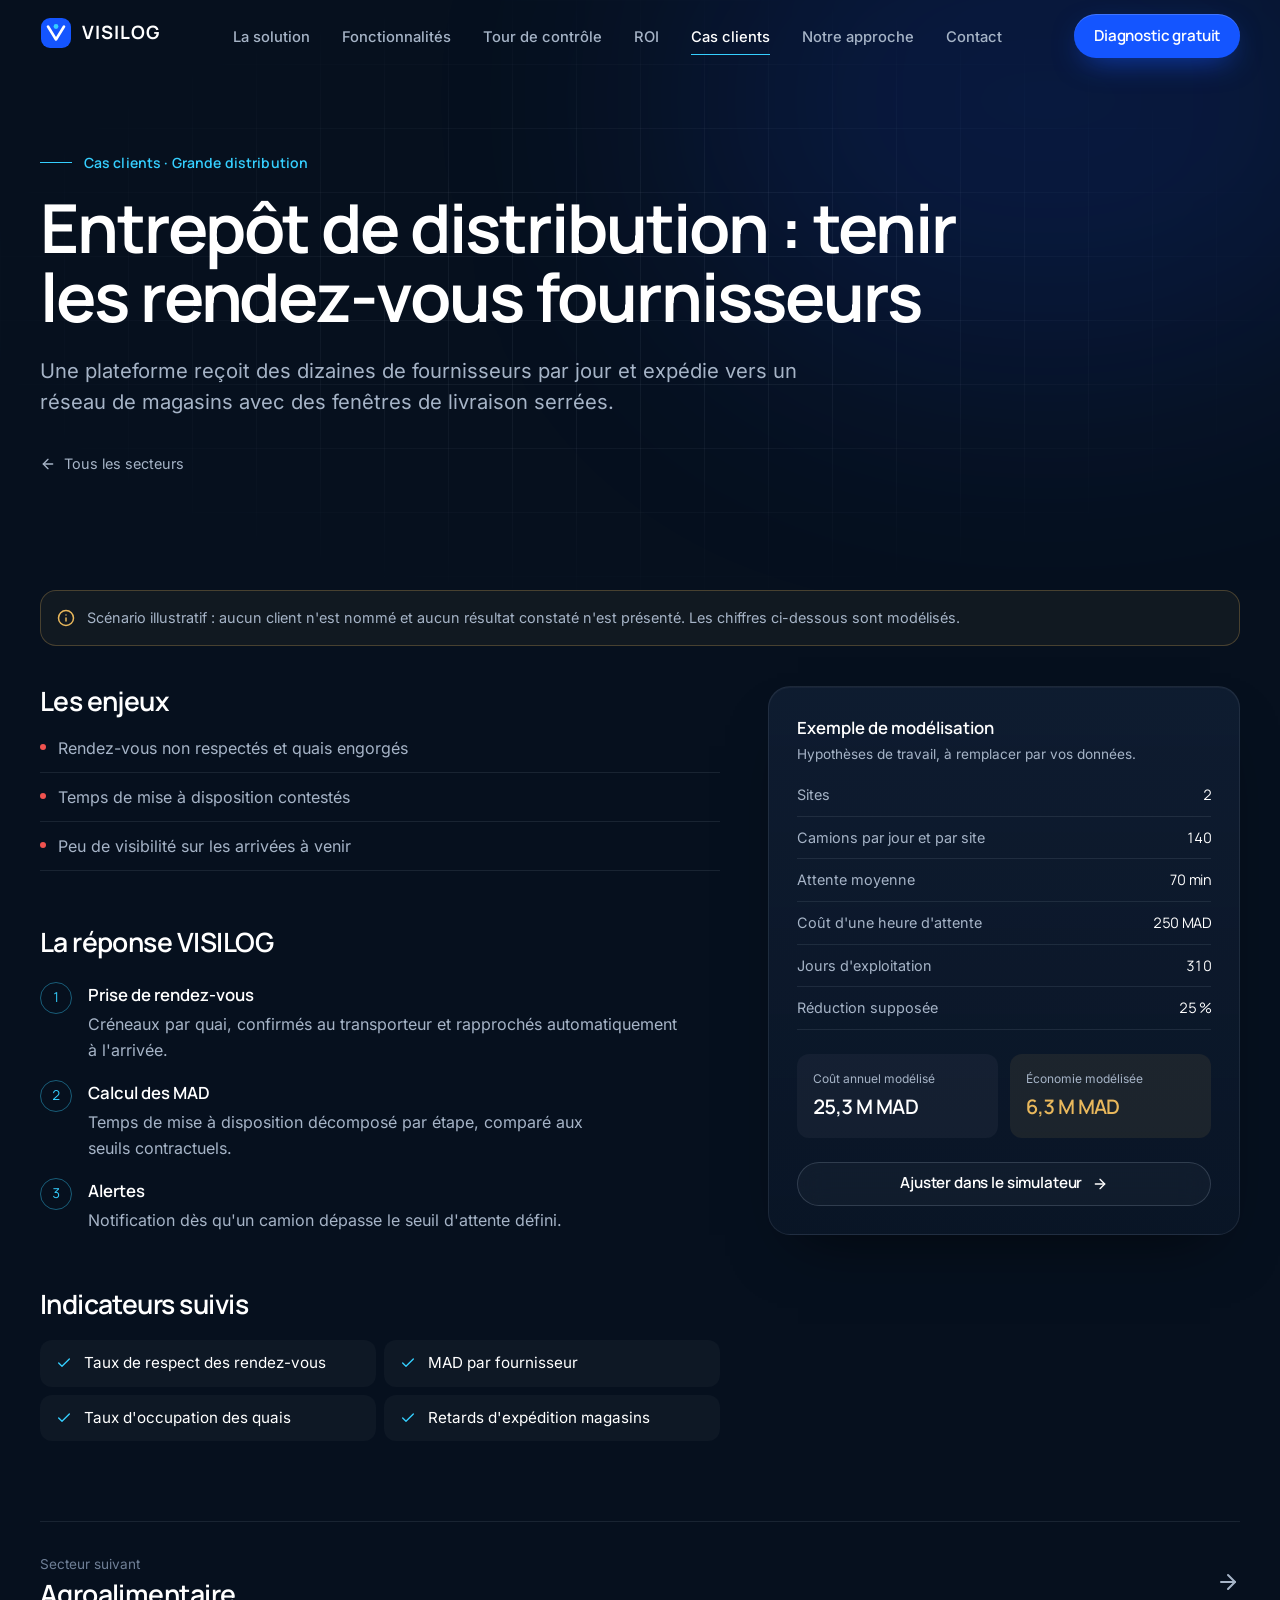
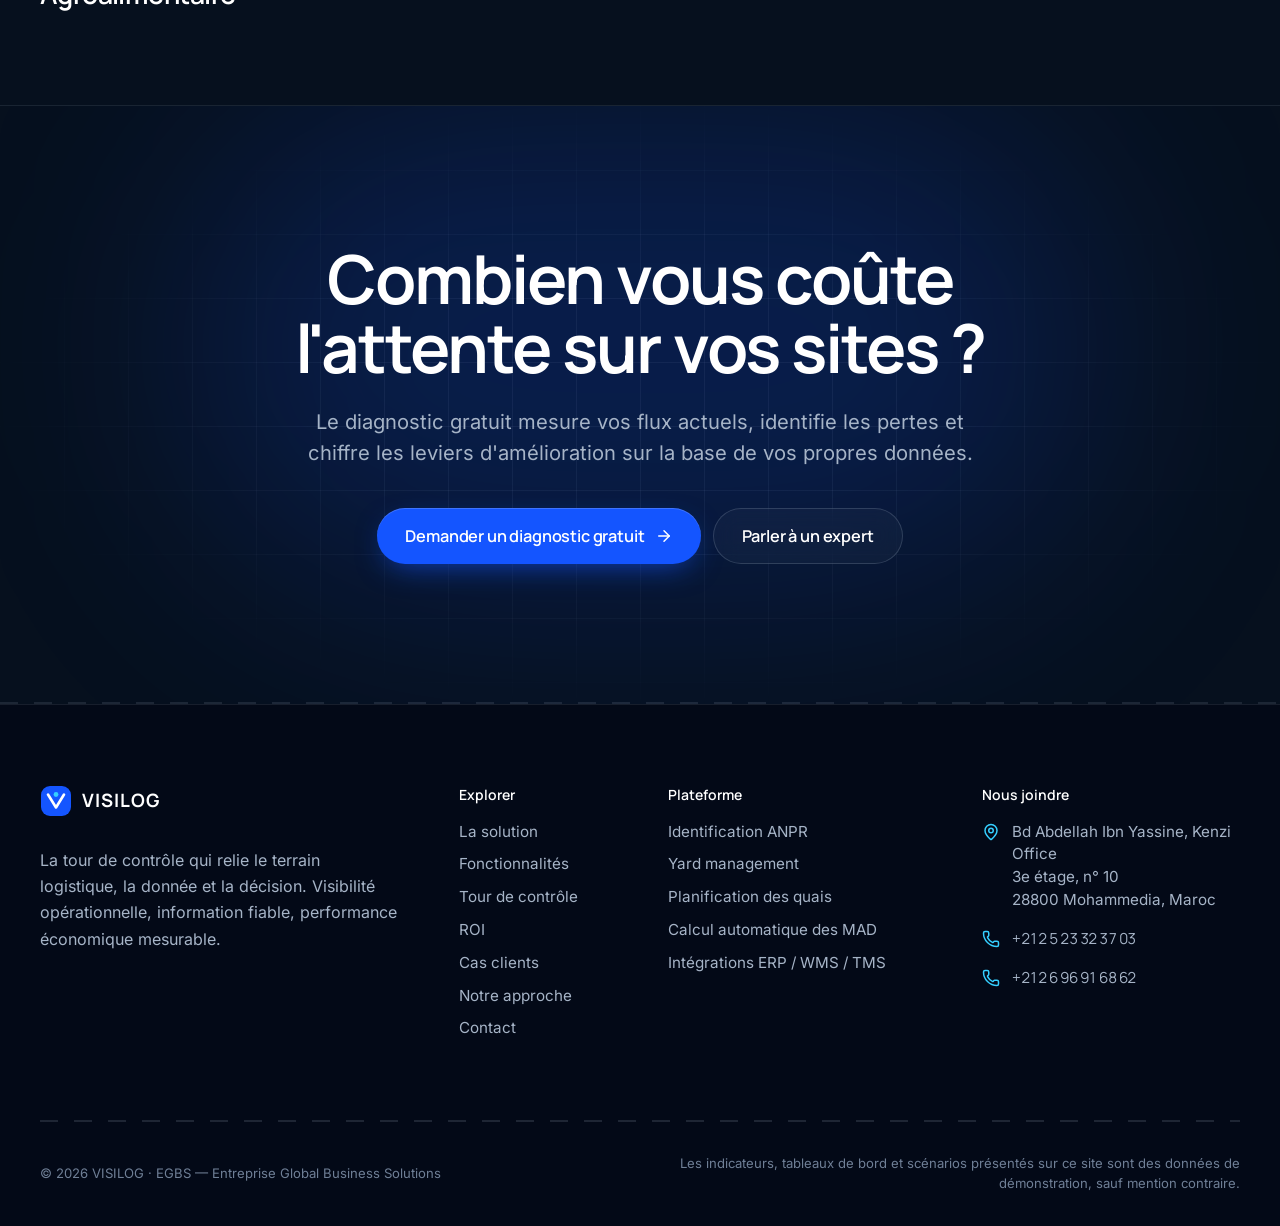
<file: visilog/cas-clients/grande-distribution/index.html>
<!DOCTYPE html><html lang="fr"><head><meta charSet="utf-8"/><link rel="preconnect" href="/" crossorigin=""/><meta name="viewport" content="width=device-width, initial-scale=1"/><link rel="stylesheet" href="/visilog/_next/static/chunks/0st1fpw-d7l_j.css" data-precedence="next"/><link rel="preload" as="script" fetchPriority="low" href="/visilog/_next/static/chunks/1ckvzn7sfprko.js"/><script src="/visilog/_next/static/chunks/06ti68t6jhm98.js" async=""></script><script src="/visilog/_next/static/chunks/2nii411saqstq.js" async=""></script><script src="/visilog/_next/static/chunks/0ytkjwk_9bvo_.js" async=""></script><script src="/visilog/_next/static/chunks/2kzd2bib-2ux6.js" async=""></script><script src="/visilog/_next/static/chunks/turbopack-0vmwu-t5w6lcb.js" async=""></script><script src="/visilog/_next/static/chunks/1k4j1_pfcbzim.js" async=""></script><script src="/visilog/_next/static/chunks/1upuvyobbcz5n.js" async=""></script><script src="/visilog/_next/static/chunks/42onvq6nokjl2.js" async=""></script><script src="/visilog/_next/static/chunks/2zqwg4uytkmvd.js" async=""></script><meta name="theme-color" content="#06101E"/><meta name="color-scheme" content="dark"/><title>Grande distribution — scénario illustratif · VISILOG</title><meta name="description" content="Les livraisons fournisseurs arrivent hors créneau et désorganisent la préparation des commandes magasins."/><meta name="application-name" content="VISILOG"/><meta name="keywords" content="tour de contrôle supply chain,yard management,ANPR,suivi GPS camions,temps de mise à disposition,MAD,planification des quais,visibilité transport,logistique Maroc"/><meta name="robots" content="index, follow"/><link rel="canonical" href="https://issamjido1.github.io/visilog/cas-clients/grande-distribution/"/><meta property="og:title" content="VISILOG — Votre supply chain sous contrôle, en temps réel"/><meta property="og:description" content="VISILOG est la tour de contrôle supply chain qui rend visibles vos flux physiques : identification ANPR, suivi GPS, yard management, planification des quais et mesure automatique des temps de mise à disposition."/><meta property="og:url" content="https://issamjido1.github.io/visilog/"/><meta property="og:site_name" content="VISILOG"/><meta property="og:locale" content="fr_MA"/><meta property="og:image" content="https://issamjido1.github.io/visilog/opengraph-image?e6baf144f44d5ce7"/><meta property="og:image:type" content="image/png"/><meta property="og:image:width" content="1200"/><meta property="og:image:height" content="630"/><meta property="og:image:alt" content="VISILOG — Votre supply chain. Sous contrôle. En temps réel."/><meta property="og:type" content="website"/><meta name="twitter:card" content="summary_large_image"/><meta name="twitter:title" content="VISILOG — Supply Chain Control Tower"/><meta name="twitter:description" content="VISILOG est la tour de contrôle supply chain qui rend visibles vos flux physiques : identification ANPR, suivi GPS, yard management, planification des quais et mesure automatique des temps de mise à disposition."/><meta name="twitter:image" content="https://issamjido1.github.io/visilog/opengraph-image?e6baf144f44d5ce7"/><meta name="twitter:image:alt" content="VISILOG — Votre supply chain. Sous contrôle. En temps réel."/><meta name="twitter:image:type" content="image/png"/><meta name="twitter:image:width" content="1200"/><meta name="twitter:image:height" content="630"/><link rel="icon" href="/visilog/icon.svg?icon.1_deoazy19fmw.svg" sizes="any" type="image/svg+xml"/><script src="/visilog/_next/static/chunks/0cz1d0mv5g_q7.js" noModule=""></script></head><body class="min-h-dvh overflow-x-clip"><div hidden=""><!--$--><!--/$--></div><a href="#contenu" class="sr-only z-[100] rounded-full bg-white px-4 py-2 text-night focus:not-sr-only focus:fixed focus:left-4 focus:top-4">Aller au contenu</a><header class="fixed inset-x-0 top-0 z-50 transition-[background,border-color,backdrop-filter] duration-500 border-b border-transparent bg-transparent"><div class="shell flex h-[var(--header-h)] items-center justify-between gap-6"><a aria-label="VISILOG — accueil" class="shrink-0 rounded-lg" href="/visilog/"><span class="inline-flex items-center gap-2.5"><svg viewBox="0 0 32 32" class="h-8 w-8" aria-hidden="true"><rect x="1" y="1" width="30" height="30" rx="9" fill="#1455FF"></rect><path d="M8 9.5 16 22.5 24 9.5" fill="none" stroke="#fff" stroke-width="2.6" stroke-linecap="round" stroke-linejoin="round"></path><circle cx="16" cy="9.5" r="2.4" fill="#35CFFF"></circle></svg><span class="font-display text-[1.15rem] font-bold tracking-[0.06em] text-white">VISILOG</span></span></a><nav aria-label="Navigation principale" class="hidden xl:block"><ul class="flex items-center gap-1"><li><a class="relative rounded-full px-3.5 py-2 text-[0.92rem] font-medium transition-colors text-mist hover:text-white" href="/visilog/solution/">La solution</a></li><li><a class="relative rounded-full px-3.5 py-2 text-[0.92rem] font-medium transition-colors text-mist hover:text-white" href="/visilog/fonctionnalites/">Fonctionnalités</a></li><li><a class="relative rounded-full px-3.5 py-2 text-[0.92rem] font-medium transition-colors text-mist hover:text-white" href="/visilog/tour-de-controle/">Tour de contrôle</a></li><li><a class="relative rounded-full px-3.5 py-2 text-[0.92rem] font-medium transition-colors text-mist hover:text-white" href="/visilog/roi/">ROI</a></li><li><a aria-current="page" class="relative rounded-full px-3.5 py-2 text-[0.92rem] font-medium transition-colors text-white" href="/visilog/cas-clients/">Cas clients<span class="absolute inset-x-3.5 -bottom-[1px] h-px bg-cyan"></span></a></li><li><a class="relative rounded-full px-3.5 py-2 text-[0.92rem] font-medium transition-colors text-mist hover:text-white" href="/visilog/approche/">Notre approche</a></li><li><a class="relative rounded-full px-3.5 py-2 text-[0.92rem] font-medium transition-colors text-mist hover:text-white" href="/visilog/contact/">Contact</a></li></ul></nav><div class="flex items-center gap-3"><span class="hidden sm:block"><a class="group relative inline-flex select-none items-center justify-center gap-2.5 whitespace-nowrap rounded-full font-display font-semibold tracking-[-0.01em] transition-[background,color,border-color,box-shadow,transform] duration-300 ease-out-expo disabled:pointer-events-none disabled:opacity-50 bg-royal text-white shadow-[0_10px_30px_-10px_rgba(20,85,255,0.7),inset_0_1px_0_rgba(255,255,255,0.18)] hover:bg-[#2a64ff] hover:shadow-[0_16px_40px_-12px_rgba(20,85,255,0.9),inset_0_1px_0_rgba(255,255,255,0.22)] active:scale-[0.98] h-11 px-5 text-[0.95rem]" href="/visilog/diagnostic/"><span>Diagnostic gratuit</span></a></span><button type="button" aria-expanded="false" aria-controls="menu-mobile" aria-label="Ouvrir le menu" class="inline-flex h-11 w-11 items-center justify-center rounded-full border border-[var(--line-strong)] text-white transition-colors hover:bg-white/5 xl:hidden"><svg xmlns="http://www.w3.org/2000/svg" width="20" height="20" viewBox="0 0 24 24" fill="none" stroke="currentColor" stroke-width="2" stroke-linecap="round" stroke-linejoin="round" class="lucide lucide-menu" aria-hidden="true"><path d="M4 5h16"></path><path d="M4 12h16"></path><path d="M4 19h16"></path></svg></button></div></div></header><main id="contenu"><div class="page-enter"><section class="relative overflow-hidden pb-20 pt-[calc(var(--header-h)+5rem)] md:pb-28"><div class="grid-bg absolute inset-0 opacity-60" aria-hidden="true"></div><div class="absolute -top-40 right-[-10%] h-[520px] w-[720px] rounded-full bg-royal/15 blur-[130px]" aria-hidden="true"></div><div class="shell relative grid gap-12 lg:grid-cols-12 lg:items-end"><div class="lg:col-span-10"><p class="t-kicker mb-5 flex items-center gap-3"><span class="h-px w-8 bg-cyan" aria-hidden="true"></span>Cas clients · Grande distribution</p><h1 class="t-h1">Entrepôt de distribution : tenir les rendez-vous fournisseurs</h1><p class="t-lead mt-6 max-w-[60ch]">Une plateforme reçoit des dizaines de fournisseurs par jour et expédie vers un réseau de magasins avec des fenêtres de livraison serrées.</p><div class="mt-9"><a class="inline-flex items-center gap-2 text-[0.9rem] text-mist hover:text-white" href="/visilog/cas-clients/"><svg xmlns="http://www.w3.org/2000/svg" width="16" height="16" viewBox="0 0 24 24" fill="none" stroke="currentColor" stroke-width="2" stroke-linecap="round" stroke-linejoin="round" class="lucide lucide-arrow-left" aria-hidden="true"><path d="m12 19-7-7 7-7"></path><path d="M19 12H5"></path></svg> Tous les secteurs</a></div></div></div></section><div class="shell pb-24"><div class="mb-10 flex items-start gap-3 rounded-2xl border border-gold/25 bg-gold/[0.05] p-4 text-[0.9rem] text-mist"><svg xmlns="http://www.w3.org/2000/svg" width="18" height="18" viewBox="0 0 24 24" fill="none" stroke="currentColor" stroke-width="2" stroke-linecap="round" stroke-linejoin="round" class="lucide lucide-info mt-0.5 shrink-0 text-gold" aria-hidden="true"><circle cx="12" cy="12" r="10"></circle><path d="M12 16v-4"></path><path d="M12 8h.01"></path></svg><p>Scénario illustratif : aucun client n&#x27;est nommé et aucun résultat constaté n&#x27;est présenté. Les chiffres ci-dessous sont modélisés.</p></div><div class="grid gap-12 lg:grid-cols-12"><div class="space-y-14 lg:col-span-7"><section aria-labelledby="ch"><h2 id="ch" class="t-h3">Les enjeux</h2><ul class="mt-5 space-y-3"><li class="flex gap-3 border-b border-[var(--line)] pb-3 text-[1rem] text-mist"><span class="mt-2 h-1.5 w-1.5 shrink-0 rounded-full bg-crit" aria-hidden="true"></span>Rendez-vous non respectés et quais engorgés</li><li class="flex gap-3 border-b border-[var(--line)] pb-3 text-[1rem] text-mist"><span class="mt-2 h-1.5 w-1.5 shrink-0 rounded-full bg-crit" aria-hidden="true"></span>Temps de mise à disposition contestés</li><li class="flex gap-3 border-b border-[var(--line)] pb-3 text-[1rem] text-mist"><span class="mt-2 h-1.5 w-1.5 shrink-0 rounded-full bg-crit" aria-hidden="true"></span>Peu de visibilité sur les arrivées à venir</li></ul></section><section aria-labelledby="ap"><h2 id="ap" class="t-h3">La réponse VISILOG</h2><ol class="mt-6 space-y-4"><li class="grid grid-cols-[2.5rem_1fr] gap-2"><span class="t-num flex h-8 w-8 items-center justify-center rounded-full border border-cyan/40 text-[0.85rem] text-cyan">1</span><div><h3 class="font-display text-[1.05rem] font-semibold">Prise de rendez-vous</h3><p class="t-body mt-1">Créneaux par quai, confirmés au transporteur et rapprochés automatiquement à l&#x27;arrivée.</p></div></li><li class="grid grid-cols-[2.5rem_1fr] gap-2"><span class="t-num flex h-8 w-8 items-center justify-center rounded-full border border-cyan/40 text-[0.85rem] text-cyan">2</span><div><h3 class="font-display text-[1.05rem] font-semibold">Calcul des MAD</h3><p class="t-body mt-1">Temps de mise à disposition décomposé par étape, comparé aux seuils contractuels.</p></div></li><li class="grid grid-cols-[2.5rem_1fr] gap-2"><span class="t-num flex h-8 w-8 items-center justify-center rounded-full border border-cyan/40 text-[0.85rem] text-cyan">3</span><div><h3 class="font-display text-[1.05rem] font-semibold">Alertes</h3><p class="t-body mt-1">Notification dès qu&#x27;un camion dépasse le seuil d&#x27;attente défini.</p></div></li></ol></section><section aria-labelledby="ind"><h2 id="ind" class="t-h3">Indicateurs suivis</h2><ul class="mt-5 grid gap-2 sm:grid-cols-2"><li class="flex items-center gap-3 rounded-xl bg-white/[0.03] px-4 py-3 text-[0.95rem]"><svg xmlns="http://www.w3.org/2000/svg" width="16" height="16" viewBox="0 0 24 24" fill="none" stroke="currentColor" stroke-width="2" stroke-linecap="round" stroke-linejoin="round" class="lucide lucide-check shrink-0 text-cyan" aria-hidden="true"><path d="M20 6 9 17l-5-5"></path></svg>Taux de respect des rendez-vous</li><li class="flex items-center gap-3 rounded-xl bg-white/[0.03] px-4 py-3 text-[0.95rem]"><svg xmlns="http://www.w3.org/2000/svg" width="16" height="16" viewBox="0 0 24 24" fill="none" stroke="currentColor" stroke-width="2" stroke-linecap="round" stroke-linejoin="round" class="lucide lucide-check shrink-0 text-cyan" aria-hidden="true"><path d="M20 6 9 17l-5-5"></path></svg>MAD par fournisseur</li><li class="flex items-center gap-3 rounded-xl bg-white/[0.03] px-4 py-3 text-[0.95rem]"><svg xmlns="http://www.w3.org/2000/svg" width="16" height="16" viewBox="0 0 24 24" fill="none" stroke="currentColor" stroke-width="2" stroke-linecap="round" stroke-linejoin="round" class="lucide lucide-check shrink-0 text-cyan" aria-hidden="true"><path d="M20 6 9 17l-5-5"></path></svg>Taux d&#x27;occupation des quais</li><li class="flex items-center gap-3 rounded-xl bg-white/[0.03] px-4 py-3 text-[0.95rem]"><svg xmlns="http://www.w3.org/2000/svg" width="16" height="16" viewBox="0 0 24 24" fill="none" stroke="currentColor" stroke-width="2" stroke-linecap="round" stroke-linejoin="round" class="lucide lucide-check shrink-0 text-cyan" aria-hidden="true"><path d="M20 6 9 17l-5-5"></path></svg>Retards d&#x27;expédition magasins</li></ul></section></div><aside class="lg:col-span-5"><div class="panel sticky top-[calc(var(--header-h)+2rem)] p-6 sm:p-7"><h2 class="font-display text-[1.05rem] font-semibold">Exemple de modélisation</h2><p class="mt-1 text-[0.85rem] text-mist">Hypothèses de travail, à remplacer par vos données.</p><dl class="mt-5 space-y-2.5 text-[0.9rem]"><div class="flex justify-between gap-4 border-b border-[var(--line)] pb-2.5"><dt class="text-mist">Sites</dt><dd class="t-num text-white">2</dd></div><div class="flex justify-between gap-4 border-b border-[var(--line)] pb-2.5"><dt class="text-mist">Camions par jour et par site</dt><dd class="t-num text-white">140</dd></div><div class="flex justify-between gap-4 border-b border-[var(--line)] pb-2.5"><dt class="text-mist">Attente moyenne</dt><dd class="t-num text-white">70 min</dd></div><div class="flex justify-between gap-4 border-b border-[var(--line)] pb-2.5"><dt class="text-mist">Coût d&#x27;une heure d&#x27;attente</dt><dd class="t-num text-white">250 MAD</dd></div><div class="flex justify-between gap-4 border-b border-[var(--line)] pb-2.5"><dt class="text-mist">Jours d&#x27;exploitation</dt><dd class="t-num text-white">310</dd></div><div class="flex justify-between gap-4 border-b border-[var(--line)] pb-2.5"><dt class="text-mist">Réduction supposée</dt><dd class="t-num text-white">25 %</dd></div></dl><div class="mt-6 grid grid-cols-2 gap-3"><div class="rounded-xl bg-white/[0.04] p-4"><div class="text-[0.75rem] text-mist">Coût annuel modélisé</div><div class="t-num mt-1 text-[1.25rem] font-semibold">25,3 M MAD</div></div><div class="rounded-xl bg-gold/[0.08] p-4"><div class="text-[0.75rem] text-mist">Économie modélisée</div><div class="t-num mt-1 text-[1.25rem] font-semibold text-gold">6,3 M MAD</div></div></div><a class="group relative inline-flex select-none items-center justify-center gap-2.5 whitespace-nowrap rounded-full font-display font-semibold tracking-[-0.01em] transition-[background,color,border-color,box-shadow,transform] duration-300 ease-out-expo disabled:pointer-events-none disabled:opacity-50 border border-[var(--line-strong)] bg-white/[0.03] text-white backdrop-blur-md hover:border-white/40 hover:bg-white/[0.07] active:scale-[0.98] h-11 px-5 text-[0.95rem] mt-6 w-full" href="/visilog/roi/?sites=2&amp;trucks=140&amp;wait=70&amp;cost=250&amp;days=310&amp;reduction=25"><span>Ajuster dans le simulateur</span><span class="transition-transform duration-300 ease-out-expo group-hover:translate-x-0.5" aria-hidden="true"><svg xmlns="http://www.w3.org/2000/svg" width="16" height="16" viewBox="0 0 24 24" fill="none" stroke="currentColor" stroke-width="2" stroke-linecap="round" stroke-linejoin="round" class="lucide lucide-arrow-right" aria-hidden="true"><path d="M5 12h14"></path><path d="m12 5 7 7-7 7"></path></svg></span></a></div></aside></div><a class="group mt-20 flex items-center justify-between gap-6 border-t border-[var(--line)] pt-8" href="/visilog/cas-clients/agroalimentaire/"><span><span class="block text-[0.85rem] text-fog">Secteur suivant</span><span class="t-h3 mt-1 block group-hover:text-cyan">Agroalimentaire</span></span><svg xmlns="http://www.w3.org/2000/svg" width="24" height="24" viewBox="0 0 24 24" fill="none" stroke="currentColor" stroke-width="2" stroke-linecap="round" stroke-linejoin="round" class="lucide lucide-arrow-right text-mist transition-transform group-hover:translate-x-1 group-hover:text-white" aria-hidden="true"><path d="M5 12h14"></path><path d="m12 5 7 7-7 7"></path></svg></a></div><section class="relative overflow-hidden border-t border-[var(--line)]" aria-labelledby="cta-title"><div class="absolute inset-0 grid-bg opacity-70" aria-hidden="true"></div><div class="absolute left-1/2 top-0 h-[480px] w-[900px] -translate-x-1/2 rounded-full bg-royal/20 blur-[120px]" aria-hidden="true"></div><div class="shell section relative text-center"><h2 id="cta-title" class="t-h1 mx-auto max-w-4xl">Combien vous coûte l&#x27;attente sur vos sites ?</h2><p class="t-lead mx-auto mt-6 max-w-2xl">Le diagnostic gratuit mesure vos flux actuels, identifie les pertes et chiffre les leviers d&#x27;amélioration sur la base de vos propres données.</p><div class="mt-10 flex flex-col justify-center gap-3 sm:flex-row"><a class="group relative inline-flex select-none items-center justify-center gap-2.5 whitespace-nowrap rounded-full font-display font-semibold tracking-[-0.01em] transition-[background,color,border-color,box-shadow,transform] duration-300 ease-out-expo disabled:pointer-events-none disabled:opacity-50 bg-royal text-white shadow-[0_10px_30px_-10px_rgba(20,85,255,0.7),inset_0_1px_0_rgba(255,255,255,0.18)] hover:bg-[#2a64ff] hover:shadow-[0_16px_40px_-12px_rgba(20,85,255,0.9),inset_0_1px_0_rgba(255,255,255,0.22)] active:scale-[0.98] h-14 px-7 text-[1.02rem]" href="/visilog/diagnostic/"><span>Demander un diagnostic gratuit</span><span class="transition-transform duration-300 ease-out-expo group-hover:translate-x-0.5" aria-hidden="true"><svg xmlns="http://www.w3.org/2000/svg" width="18" height="18" viewBox="0 0 24 24" fill="none" stroke="currentColor" stroke-width="2" stroke-linecap="round" stroke-linejoin="round" class="lucide lucide-arrow-right" aria-hidden="true"><path d="M5 12h14"></path><path d="m12 5 7 7-7 7"></path></svg></span></a><a class="group relative inline-flex select-none items-center justify-center gap-2.5 whitespace-nowrap rounded-full font-display font-semibold tracking-[-0.01em] transition-[background,color,border-color,box-shadow,transform] duration-300 ease-out-expo disabled:pointer-events-none disabled:opacity-50 border border-[var(--line-strong)] bg-white/[0.03] text-white backdrop-blur-md hover:border-white/40 hover:bg-white/[0.07] active:scale-[0.98] h-14 px-7 text-[1.02rem]" href="/visilog/contact/"><span>Parler à un expert</span></a></div></div><div class="lane mx-auto max-w-[1320px] opacity-50" aria-hidden="true"></div></section><!--$--><!--/$--></div></main><footer class="relative border-t border-[var(--line)] bg-abyss"><div class="shell grid gap-14 py-20 md:grid-cols-12"><div class="md:col-span-4"><span class="inline-flex items-center gap-2.5"><svg viewBox="0 0 32 32" class="h-8 w-8" aria-hidden="true"><rect x="1" y="1" width="30" height="30" rx="9" fill="#1455FF"></rect><path d="M8 9.5 16 22.5 24 9.5" fill="none" stroke="#fff" stroke-width="2.6" stroke-linecap="round" stroke-linejoin="round"></path><circle cx="16" cy="9.5" r="2.4" fill="#35CFFF"></circle></svg><span class="font-display text-[1.15rem] font-bold tracking-[0.06em] text-white">VISILOG</span></span><p class="t-body mt-6 max-w-sm">La tour de contrôle qui relie le terrain logistique, la donnée et la décision. Visibilité opérationnelle, information fiable, performance économique mesurable.</p></div><nav aria-label="Pages" class="md:col-span-2"><h2 class="mb-4 font-display text-sm font-semibold text-white">Explorer</h2><ul class="space-y-2.5 text-[0.95rem] text-mist"><li><a class="hover:text-white" href="/visilog/solution/">La solution</a></li><li><a class="hover:text-white" href="/visilog/fonctionnalites/">Fonctionnalités</a></li><li><a class="hover:text-white" href="/visilog/tour-de-controle/">Tour de contrôle</a></li><li><a class="hover:text-white" href="/visilog/roi/">ROI</a></li><li><a class="hover:text-white" href="/visilog/cas-clients/">Cas clients</a></li><li><a class="hover:text-white" href="/visilog/approche/">Notre approche</a></li><li><a class="hover:text-white" href="/visilog/contact/">Contact</a></li></ul></nav><nav aria-label="Plateforme" class="md:col-span-3"><h2 class="mb-4 font-display text-sm font-semibold text-white">Plateforme</h2><ul class="space-y-2.5 text-[0.95rem] text-mist"><li><a class="hover:text-white" href="/visilog/fonctionnalites/#anpr">Identification ANPR</a></li><li><a class="hover:text-white" href="/visilog/fonctionnalites/#yard">Yard management</a></li><li><a class="hover:text-white" href="/visilog/fonctionnalites/#quais">Planification des quais</a></li><li><a class="hover:text-white" href="/visilog/fonctionnalites/#mad">Calcul automatique des MAD</a></li><li><a class="hover:text-white" href="/visilog/fonctionnalites/#integrations">Intégrations ERP / WMS / TMS</a></li></ul></nav><div class="md:col-span-3"><h2 class="mb-4 font-display text-sm font-semibold text-white">Nous joindre</h2><address class="space-y-4 text-[0.95rem] not-italic text-mist"><a href="https://www.google.com/maps/search/?api=1&amp;query=Kenzi+Office+Bd+Abdellah+Ibn+Yassine+Mohammedia" target="_blank" rel="noreferrer" class="flex gap-3 hover:text-white"><svg xmlns="http://www.w3.org/2000/svg" width="18" height="18" viewBox="0 0 24 24" fill="none" stroke="currentColor" stroke-width="2" stroke-linecap="round" stroke-linejoin="round" class="lucide lucide-map-pin mt-0.5 shrink-0 text-cyan" aria-hidden="true"><path d="M20 10c0 4.993-5.539 10.193-7.399 11.799a1 1 0 0 1-1.202 0C9.539 20.193 4 14.993 4 10a8 8 0 0 1 16 0"></path><circle cx="12" cy="10" r="3"></circle></svg><span><span class="block">Bd Abdellah Ibn Yassine, Kenzi Office</span><span class="block">3e étage, n° 10</span><span class="block">28800 Mohammedia, Maroc</span></span></a><a href="tel:+212523323703" class="flex items-center gap-3 hover:text-white"><svg xmlns="http://www.w3.org/2000/svg" width="18" height="18" viewBox="0 0 24 24" fill="none" stroke="currentColor" stroke-width="2" stroke-linecap="round" stroke-linejoin="round" class="lucide lucide-phone shrink-0 text-cyan" aria-hidden="true"><path d="M13.832 16.568a1 1 0 0 0 1.213-.303l.355-.465A2 2 0 0 1 17 15h3a2 2 0 0 1 2 2v3a2 2 0 0 1-2 2A18 18 0 0 1 2 4a2 2 0 0 1 2-2h3a2 2 0 0 1 2 2v3a2 2 0 0 1-.8 1.6l-.468.351a1 1 0 0 0-.292 1.233 14 14 0 0 0 6.392 6.384"></path></svg><span class="t-num">+212 5 23 32 37 03</span></a><a href="tel:+212696916862" class="flex items-center gap-3 hover:text-white"><svg xmlns="http://www.w3.org/2000/svg" width="18" height="18" viewBox="0 0 24 24" fill="none" stroke="currentColor" stroke-width="2" stroke-linecap="round" stroke-linejoin="round" class="lucide lucide-phone shrink-0 text-cyan" aria-hidden="true"><path d="M13.832 16.568a1 1 0 0 0 1.213-.303l.355-.465A2 2 0 0 1 17 15h3a2 2 0 0 1 2 2v3a2 2 0 0 1-2 2A18 18 0 0 1 2 4a2 2 0 0 1 2-2h3a2 2 0 0 1 2 2v3a2 2 0 0 1-.8 1.6l-.468.351a1 1 0 0 0-.292 1.233 14 14 0 0 0 6.392 6.384"></path></svg><span class="t-num">+212 6 96 91 68 62</span></a></address></div></div><div class="shell"><div class="lane opacity-60" aria-hidden="true"></div></div><div class="shell flex flex-col gap-3 py-8 text-[0.82rem] text-fog md:flex-row md:items-center md:justify-between"><p>© <!-- -->2026<!-- --> VISILOG · <!-- -->EGBS — Entreprise Global Business Solutions</p><p class="max-w-xl md:text-right">Les indicateurs, tableaux de bord et scénarios présentés sur ce site sont des données de démonstration, sauf mention contraire.</p></div></footer><script type="application/ld+json">{"@context":"https://schema.org","@type":"SoftwareApplication","name":"VISILOG","applicationCategory":"BusinessApplication","operatingSystem":"Web","description":"VISILOG est la tour de contrôle supply chain qui rend visibles vos flux physiques : identification ANPR, suivi GPS, yard management, planification des quais et mesure automatique des temps de mise à disposition.","inLanguage":"fr","publisher":{"@type":"Organization","name":"EGBS","address":{"@type":"PostalAddress","addressLocality":"Mohammedia","addressCountry":"MA"}}}</script><script id="_R_">(globalThis["TURBOPACK"] || (globalThis["TURBOPACK"] = [])).push({"otherChunks":["static/chunks/1ckvzn7sfprko.js","static/chunks/06ti68t6jhm98.js","static/chunks/2nii411saqstq.js","static/chunks/0ytkjwk_9bvo_.js","static/chunks/2kzd2bib-2ux6.js"],"runtimeModuleIds":[94553]});</script><script src="/visilog/_next/static/chunks/1ckvzn7sfprko.js" async=""></script><script>(self.__next_f=self.__next_f||[]).push([0])</script><script>self.__next_f.push([1,"1:\"$Sreact.fragment\"\n2:\"/visilog/_next/static/chunks/1k4j1_pfcbzim.js\"\n3:\"/visilog/_next/static/chunks/1upuvyobbcz5n.js\"\n4:I[93983,[\"$2\",\"$3\"],\"Header\"]\n5:\"/visilog/_next/static/chunks/42onvq6nokjl2.js\"\n6:I[39756,[\"$5\"],\"default\"]\n7:\"/visilog/_next/static/chunks/2zqwg4uytkmvd.js\"\n8:I[8821,[\"$2\",\"$3\",\"$7\"],\"default\"]\n9:I[37457,[\"$5\"],\"default\"]\na:I[76525,[\"$2\",\"$3\"],\"ButtonLink\"]\nb:I[5014,[\"$2\",\"$3\"],\"default\"]\nc:I[22016,[\"$2\",\"$3\"],\"\"]\n1e:I[68027,[\"$2\",\"$3\"],\"default\",1]\n:HL[\"/visilog/_next/static/chunks/0st1fpw-d7l_j.css\",\"style\"]\n:HC[\"/\",\"\"]\n18:X\n1b:[[\"children\",{\"s\":\"__PAGE__\",\"h\":512,\"d\":{\"r\":\"$L1c\",\"p\":false,\"v\":null}}]]\n19:[[\"children\",{\"s\":{\"n\":\"slug\",\"t\":\"d\",\"k\":\"grande-distribution\",\"s\":[]},\"h\":66048,\"d\":{\"r\":\"$L1a\",\"p\":false,\"v\":\"$18\"},\"c\":\"$Q1b\"}]]\n16:[[\"children\",{\"s\":\"cas-clients\",\"h\":131584,\"d\":{\"r\":\"$L17\",\"p\":false,\"v\":\"$18\"},\"c\":\"$Q19\"}]]\n0:{\"P\":null,\"c\":[\"\",\"cas-clients\",\"grande-distribution\",\"\"],\"q\":\"\",\"i\":false,\"t\":{\"t\":{\"s\":\"\",\"h\":131600,\"d\":{\"r\":[\"$\",\"$1\",\"c\",{\"children\":[[[\"$\",\"link\",\"0\",{\"rel\":\"stylesheet\",\"href\":\"/visilog/_next/static/chunks/0st1fpw-d7l_j.css\",\"precedence\":\"next\",\"crossOrigin\":\"$undefined\",\"nonce\":\"$undefined\"}],[\"$\",\"script\",\"script-0\",{\"src\":\"/visilog/_next/static/chunks/1k4j1_pfcbzim.js\",\"async\":true,\"nonce\":\"$undefined\"}],[\"$\",\"script\",\"script-1\",{\"src\":\"/visilog/_next/static/chunks/1upuvyobbcz5n.js\",\"async\":true,\"nonce\":\"$undefined\"}]],[\"$\",\"html\",null,{\"lang\":\"fr\",\"children\":[\"$\",\"body\",null,{\"className\":\"min-h-dvh overflow-x-clip\",\"children\":[[\"$\",\"$L4\",null,{}],[\"$\",\"main\",null,{\"id\":\"contenu\",\"children\":[\"$\",\"$L6\",null,{\"parallelRouterKey\":\"children\",\"error\":\"$8\",\"errorStyles\":[],\"errorScripts\":[[\"$\",\"script\",\"script-0\",{\"src\":\"/visilog/_next/static/chunks/2zqwg4uytkmvd.js\",\"async\":true,\"nonce\":\"$undefined\"}]],\"template\":[\"$\",\"div\",null,{\"className\":\"page-enter\",\"children\":[\"$\",\"$L9\",null,{}]}],\"templateStyles\":[],\"templateScripts\":null,\"notFound\":[[\"$\",\"section\",null,{\"className\":\"relative flex min-h-[80svh] items-center overflow-hidden pt-[var(--header-h)]\",\"children\":[[\"$\",\"div\",null,{\"className\":\"grid-bg absolute inset-0 opacity-60\",\"aria-hidden\":true}],[\"$\",\"div\",null,{\"className\":\"shell relative\",\"children\":[[\"$\",\"p\",null,{\"className\":\"t-num text-[0.9rem] text-cyan\",\"children\":\"Erreur 404 · Quai introuvable\"}],[\"$\",\"h1\",null,{\"className\":\"t-h1 mt-4 max-w-3xl\",\"children\":\"Ce camion s'est trompé de quai.\"}],[\"$\",\"p\",null,{\"className\":\"t-lead mt-6 max-w-xl\",\"children\":\"La page demandée n'existe pas ou a été déplacée. Reprenez depuis l'accueil ou ouvrez la démonstration.\"}],[\"$\",\"div\",null,{\"className\":\"mt-9 flex flex-col gap-3 sm:flex-row\",\"children\":[[\"$\",\"$La\",null,{\"href\":\"/\",\"icon\":[\"$\",\"$Lb\",null,{\"ref\":\"$undefined\",\"icon\":{\"name\":\"arrow-right\",\"size\":24,\"node\":[[\"path\",{\"d\":\"M5 12h14\",\"key\":\"1ays0h\"}],[\"path\",{\"d\":\"m12 5 7 7-7 7\",\"key\":\"xquz4c\"}]]},\"className\":\"$undefined\",\"size\":16}],\"children\":\"Retour à l'accueil\"}],[\"$\",\"$La\",null,{\"href\":\"/tour-de-controle\",\"variant\":\"secondary\",\"children\":\"Ouvrir la tour de contrôle\"}]]}]]}]]}],[]],\"forbidden\":\"$undefined\",\"unauthorized\":\"$undefined\"}]}],[\"$\",\"footer\",null,{\"className\":\"relative border-t border-[var(--line)] bg-abyss\",\"children\":[[\"$\",\"div\",null,{\"className\":\"shell grid gap-14 py-20 md:grid-cols-12\",\"children\":[[\"$\",\"div\",null,{\"className\":\"md:col-span-4\",\"children\":[[\"$\",\"span\",null,{\"className\":\"inline-flex items-center gap-2.5\",\"children\":[[\"$\",\"svg\",null,{\"viewBox\":\"0 0 32 32\",\"className\":\"h-8 w-8\",\"aria-hidden\":true,\"children\":[[\"$\",\"rect\",null,{\"x\":\"1\",\"y\":\"1\",\"width\":\"30\",\"height\":\"30\",\"rx\":\"9\",\"fill\":\"#1455FF\"}],[\"$\",\"path\",null,{\"d\":\"M8 9.5 16 22.5 24 9.5\",\"fill\":\"none\",\"stroke\":\"#fff\",\"strokeWidth\":\"2.6\",\"strokeLinecap\":\"round\",\"strokeLinejoin\":\"round\"}],[\"$\",\"circle\",null,{\"cx\":\"16\",\"cy\":\"9.5\",\"r\":\"2.4\",\"fill\":\"#35CFFF\"}]]}],[\"$\",\"span\",null,{\"className\":\"font-display text-[1.15rem] font-bold tracking-[0.06em] text-white\",\"children\":\"VISILOG\"}]]}],[\"$\",\"p\",null,{\"className\":\"t-body mt-6 max-w-sm\",\"children\":\"La tour de contrôle qui relie le terrain logistique, la donnée et la décision. Visibilité opérationnelle, information fiable, performance économique mesurable.\"}]]}],[\"$\",\"nav\",null,{\"aria-label\":\"Pages\",\"className\":\"md:col-span-2\",\"children\":[[\"$\",\"h2\",null,{\"className\":\"mb-4 font-display text-sm font-semibold text-white\",\"children\":\"Explorer\"}],[\"$\",\"ul\",null,{\"className\":\"space-y-2.5 text-[0.95rem] text-mist\",\"children\":[[\"$\",\"li\",\"/solution\",{\"children\":[\"$\",\"$Lc\",null,{\"href\":\"/solution\",\"className\":\"hover:text-white\",\"children\":\"La solution\"}]}],[\"$\",\"li\",\"/fonctionnalites\",{\"children\":[\"$\",\"$Lc\",null,{\"href\":\"/fonctionnalites\",\"className\":\"hover:text-white\",\"children\":\"Fonctionnalités\"}]}],[\"$\",\"li\",\"/tour-de-controle\",{\"children\":[\"$\",\"$Lc\",null,{\"href\":\"/tour-de-controle\",\"className\":\"hover:text-white\",\"children\":\"Tour de contrôle\"}]}],[\"$\",\"li\",\"/roi\",{\"children\":[\"$\",\"$Lc\",null,{\"href\":\"/roi\",\"className\":\"hover:text-white\",\"children\":\"ROI\"}]}],[\"$\",\"li\",\"/cas-clients\",{\"children\":[\"$\",\"$Lc\",null,{\"href\":\"/cas-clients\",\"className\":\"hover:text-white\",\"children\":\"Cas clients\"}]}],[\"$\",\"li\",\"/approche\",{\"children\":[\"$\",\"$Lc\",null,{\"href\":\"/approche\",\"className\":\"hover:text-white\",\"children\":\"Notre approche\"}]}],[\"$\",\"li\",\"/contact\",{\"children\":[\"$\",\"$Lc\",null,{\"href\":\"/contact\",\"className\":\"hover:text-white\",\"children\":\"Contact\"}]}]]}]]}],[\"$\",\"nav\",null,{\"aria-label\":\"Plateforme\",\"className\":\"md:col-span-3\",\"children\":[[\"$\",\"h2\",null,{\"className\":\"mb-4 font-display text-sm font-semibold text-white\",\"children\":\"Plateforme\"}],[\"$\",\"ul\",null,{\"className\":\"space-y-2.5 text-[0.95rem] text-mist\",\"children\":[\"$Ld\",\"$Le\",\"$Lf\",\"$L10\",\"$L11\"]}]]}],\"$L12\"]}],\"$L13\",\"$L14\"]}],\"$L15\"]}]}]]}],\"p\":false,\"v\":null},\"c\":\"$Q16\"},\"h\":{\"r\":\"$L1d\",\"p\":false,\"v\":null}},\"m\":\"$undefined\",\"G\":[\"$1e\",[\"$L1f\"]],\"S\":true,\"r\":\"$undefined\",\"s\":\"$undefined\",\"a\":\"$undefined\",\"l\":\"$undefined\",\"p\":\"$undefined\",\"d\":\"$undefined\",\"b\":\"T9D29Jizh-L_TClEpcK9y\"}\n21:I[97367,[\"$5\"],\"OutletBoundary\"]\n22:\"$Sreact.suspense\"\n24:\"ViewportBoundary\"\n25:I[97367,[\"$5\"],\"$24\"]\n27:\"MetadataBoundary\"\n28:I[97367,[\"$5\"],\"$27\"]\nd:[\"$\",\"li\",\"/fonctionnalites#anpr\",{\"children\":[\"$\",\"$Lc\",null,{\"href\":\"/fonctionnalites#anpr\",\"className\":\"hover:text-white\",\"children\":\"Identification ANPR\"}]}]\ne:[\"$\",\"li\",\"/fonctionnalites#yard\",{\"children\":[\"$\",\"$Lc\",null,{\"href\":\"/fonctionnalites#yard\",\"className\":\"hover:text-white\",\"children\":\"Yard management\"}]}]\nf:[\"$\",\"li\",\"/fonctionnalites#quais\",{\"children\":[\"$\",\"$Lc\",null,{\"href\":\"/fonctionnalites#quais\",\"className\":\"hover:text-white\",\"children\":\"Planification des quais\"}]}]\n10:[\"$\",\"li\",\"/fonctionnalites#mad\",{\"children\":[\"$\",\"$Lc\",null,{\"href\":\"/fonctionnalites#mad\",\"className\":\"hover:text-white\",\"children\":\"Calcul automatique des MAD\"}]}]\n11:[\"$\",\"li\",\"/fonctionnalites#integrations\",{\"children\":[\"$\",\"$Lc\",null,{\"href\":\"/fonctionnalites#integrations\",\"className\":\"hover:text-white\",\"children\":\"Intégrations ERP / WMS / TMS\"}]}]\n12:[\"$\",\"div\",null,{\"className\":\"md:col-span-3\",\"children\":[[\"$\",\"h2\",null,{\"className\":\"mb-4 font-display text-sm font-semibold text-white\",\"children\":\"Nous joindre\"}],[\"$\",\"address\",null,{\"className\":\"space-y-4 text-[0.95rem] not-italic text-mist\",\"children\":[[\"$\",\"a\",null,{\"href\":\"https://www.google.com/maps/search/?api=1\u0026query=Kenzi+Office+Bd+Abdellah+Ibn+Yassine+Mohammedia\",\"target\":\"_blank\",\"rel\":\"noreferrer\",\"className\":\"flex gap-3 hover:text-white\",\"children\":[[\"$\",\"$Lb\",null,{\"ref\":\"$undefined\",\"icon\":{\"name\":\"map-pin\",\"size\":24,\"node\":[[\"path\",{\"d\":\"M20 10c0 4.993-5.539 10.193-7.399 11.799a1 1 0 0 1-1.202 0C9.539 20.193 4 14.993 4 10a8 8 0 0 1 16 0\",\"key\":\"1r0f0z\"}],[\"circle\",{\"cx\":\"12\",\"cy\":\"10\",\"r\":\"3\",\"key\":\"ilqhr7\"}]]},\"className\":\"mt-0.5 shrink-0 text-cyan\",\"size\":18,\"aria-hidden\":true}],[\"$\",\"span\",null,{\"children\":[[\"$\",\"span\",\"Bd Abdellah Ibn Yassine, Kenzi Office\",{\"className\":\"block\",\"children\":\"Bd Abdellah Ibn Yassine, Kenzi Office\"}],[\"$\",\"span\",\"3e étage, n° 10\",{\"className\":\"block\",\"children\":\"3e étage, n° 10\"}],[\"$\",\"span\",\"28800 Mohammedia, Maroc\",{\"className\":\"block\",\"children\":\"28800 Mohammedia, Maroc\"}]]}]]}],[[\"$\",\"a\",\"tel:+212523323703\",{\"href\":\"tel:+212523323703\",\"className\":\"flex items-center gap-3 hover:text-white\",\"children\":[[\"$\",\"$Lb\",null,{\"ref\":\"$undefined\",\"icon\":{\"name\":\"phone\",\"size\":24,\"node\":[[\"path\",{\"d\":\"M13.832 16.568a1 1 0 0 0 1.213-.303l.355-.465A2 2 0 0 1 17 15h3a2 2 0 0 1 2 2v3a2 2 0 0 1-2 2A18 18 0 0 1 2 4a2 2 0 0 1 2-2h3a2 2 0 0 1 2 2v3a2 2 0 0 1-.8 1.6l-.468.351a1 1 0 0 0-.292 1.233 14 14 0 0 0 6.392 6.384\",\"key\":\"9njp5v\"}]]},\"className\":\"shrink-0 text-cyan\",\"size\":18,\"aria-hidden\":true}],[\"$\",\"span\",null,{\"className\":\"t-num\",\"children\":\"+212 5 23 32 37 03\"}]]}],[\"$\",\"a\",\"tel:+212696916862\",{\"href\":\"tel:+212696916862\",\"className\":\"flex items-center gap-3 hover:text-white\",\"children\":[[\"$\",\"$Lb\",null,{\"ref\":\"$undefined\",\"icon\":\"$12:props:children:1:props:children:1:0:props:children:0:props:icon\",\"className\":\"shrink-0 text-cyan\",\"size\":18,\"aria-hidden\":true}],[\"$\",\"span\",null,{\"className\":\"t-num\",\"children\":\"+212 6 96 91 68 62\"}]]}]]]}]]}]\n13:[\"$\",\"div\",null,{\"className\":\"shell\",\"children\":[\"$\",\"div\",null,{\"className\":\"lane opacity-60\",\"aria-hidden\":true}]}]\n14:[\"$\",\"div\",null,{\"className\":\"shell flex flex-col gap-3 py-8 text-[0.82rem] text-fog md:flex-row md:items-center md:justify-between\",\"children\":[[\"$\",\"p\",null,{\"children\":[\"© \",2026,\" VISILOG · \",\"EGBS — Entreprise Global Business Solutions\"]}],[\"$\",\"p\",null,{\"className\":\"max-w-xl md:text-right\",\"children\":\"Les indicateurs, tableaux de bord et scénarios présentés sur ce site sont des données de démonstration, sauf mention contraire.\"}]]}]\n15:[\"$\",\"script\",null,{\"type\":\"application/ld+json\",\"dangerouslySetInnerHTML\":{\"__html\":\"{\\\"@context\\\":\\\"https://schema.org\\\",\\\"@type\\\":\\\"SoftwareApplication\\\",\\\"name\\\":\\\"VISILOG\\\",\\\"applicationCategory\\\":\\\"BusinessApplication\\\",\\\"operatingSystem\\\":\\\"Web\\\",\\\"description\\\":\\\"VISILOG est la tour de contrôle supply chain qui rend visibles vos flux physiques : identification ANPR, suivi GPS, yard management, planification des quais et mesure automatique des temps de mise à disposition.\\\",\\\"inLanguage\\\":\\\"fr\\\",\\\"publisher\\\":{\\\"@type\\\":\\\"Organization\\\",\\\"name\\\":\\\"EGBS\\\",\\\"address\\\":{\\\"@type\\\":\\\"PostalAddress\\\",\\\"addressLocality\\\":\\\"Mohammedia\\\",\\\"addressCountry\\\":\\\"MA\\\"}}}\"}}]\n17:[\"$\",\"$1\",\"c\",{\"children\":[null,[\"$\",\"$L6\",null,{\"parallelRouterKey\":\"children\",\"error\":\"$undefined\",\"errorStyles\":\"$undefined\",\"errorScripts\":\"$undefined\",\"template\":[\"$\",\"$L9\",null,{}],\"templateStyles\":\"$undefined\",\"templateScripts\":\"$undefined\",\"notFound\":\"$undefined\",\"forbidden\":\"$undefined\",\"unauthorized\":\"$undefined\"}]]}]\n1a:[\"$\",\"$1\",\"c\",{\"children\":[null,[\"$\",\"$L6\",null,{\"parallelRouterKey\":\"children\",\"error\":\"$undefined\",\"errorStyles\":\"$undefined\",\"errorScripts\":\"$undefined\",\"template\":[\"$\",\"$L9\",null,{}],\"templateStyles\":\"$undefined\",\"templateScripts\":\"$undefined\",\"notFound\":\"$undefined\",\"forbidden\":\"$undefined\",\"unauthorized\":\"$undefined\"}]]}]\n1c:[\"$\",\"$1\",\"c\",{\"children\":[\"$L20\",null,[\"$\",\"$L21\",null,{\"children\":[\"$\",\"$22\",null,{\"name\":\"Next.MetadataOutlet\",\"children\":\"$@23\"}]}]]}]\n1d:[\"$\",\"$1\",\"h\",{\"children\":[null,[\"$\",\"$L25\",null,{\"children\":\"$L26\"}],[\"$\",\"$L28\",null,{\"children\":[[\"$\",\"div\",null,{\"hidden\":true,\"children\":[\"$\",\"$22\",null,{\"name\":\"Next.Metadata\",\"children\":\"$L29\"}]}],null]}],null]}]\n1f:[\"$\",\"link\",\"0\",{\"rel\":\"stylesheet\",\"href\":\"/visilog/_next/static/chunks/0st1fpw-d7l_j.css\",\"precedence\":\"next\",\"crossOrigin\":\"$undefined\",\"nonce\":\"$undefined\"}]\n18:C\n20:[[\"$\",\"section\",null,{\"className\":\"relative overflow-hidden pb-20 pt-[calc(var(--header-h)+5rem)] md:pb-28\",\"children\":[[\"$\",\"div\",null,{\"className\":\"grid-bg absolute inset-0 opacity-60\",\"aria-hidden\":true}],[\"$\",\"div\",null,{\"className\":\"absolute -top-40 right-[-10%] h-[520px] w-[720px] rounded-full bg-royal/15 blur-[130px]\",\"aria-hidden\":true}],[\"$\",\"div\",null,{\"className\":\"shell relative grid gap-12 lg:grid-cols-12 lg:items-end\",\"children\":[[\"$\",\"div\",null,{\"className\":\"lg:col-span-10\",\"children\":[[\"$\",\"p\",null,{\"className\":\"t-kicker mb-5 flex items-center gap-3\",\"children\":[[\"$\",\"span\",null,{\"className\":\"h-px w-8 bg-cyan\",\"aria-hidden\":true}],\"Cas clients · Grande distribution\"]}],[\"$\",\"h1\",null,{\"className\":\"t-h1\",\"children\":\"Entrepôt de distribution : tenir les rendez-vous fournisseurs\"}],[\"$\",\"p\",null,{\"className\":\"t-lead mt-6 max-w-[60ch]\",\"children\":\"Une plateforme reçoit des dizaines de fournisseurs par jour et expédie vers un réseau de magasins avec des fenêtres de livraison serrées.\"}],[\"$\",\"div\",null,{\"className\":\"mt-9\",\"children\":[\"$\",\"$Lc\",null,{\"href\":\"/cas-clients\",\"className\":\"inline-flex items-center gap-2 text-[0.9rem] text-mist hover:text-white\",\"children\":[[\"$\",\"$Lb\",null,{\"ref\":\"$undefined\",\"icon\":{\"name\":\"arrow-left\",\"size\":24,\"node\":[[\"path\",{\"d\":\"m12 19-7-7 7-7\",\"key\":\"1l729n\"}],[\"path\",{\"d\":\"M19 12H5\",\"key\":\"x3x0zl\"}]]},\"className\":\"$undefined\",\"size\":16,\"aria-hidden\":true}],\" Tous les secteurs\"]}]}]]}],null]}]]}],[\"$\",\"div\",null,{\"className\":\"shell pb-24\",\"children\":[[\"$\",\"div\",null,{\"className\":\"mb-10 flex items-start gap-3 rounded-2xl border border-gold/25 bg-gold/[0.05] p-4 text-[0.9rem] text-mist\",\"children\":[[\"$\",\"$Lb\",null,{\"ref\":\"$undefined\",\"icon\":{\"name\":\"info\",\"size\":24,\"node\":[[\"circle\",{\"cx\":\"12\",\"cy\":\"12\",\"r\":\"10\",\"key\":\"1mglay\"}],[\"path\",{\"d\":\"M12 16v-4\",\"key\":\"1dtifu\"}],[\"path\",{\"d\":\"M12 8h.01\",\"key\":\"e9boi3\"}]]},\"className\":\"mt-0.5 shrink-0 text-gold\",\"size\":18,\"aria-hidden\":true}],[\"$\",\"p\",null,{\"children\":\"Scénario illustratif : aucun client n'est nommé et aucun résultat constaté n'est présenté. Les chiffres ci-dessous sont modélisés.\"}]]}],[\"$\",\"div\",null,{\"className\":\"grid gap-12 lg:grid-cols-12\",\"children\":[[\"$\",\"div\",null,{\"className\":\"space-y-14 lg:col-span-7\",\"children\":[[\"$\",\"section\",null,{\"aria-labelledby\":\"ch\",\"children\":[[\"$\",\"h2\",null,{\"id\":\"ch\",\"className\":\"t-h3\",\"children\":\"Les enjeux\"}],[\"$\",\"ul\",null,{\"className\":\"mt-5 space-y-3\",\"children\":[[\"$\",\"li\",\"Rendez-vous non respectés et quais engorgés\",{\"className\":\"flex gap-3 border-b border-[var(--line)] pb-3 text-[1rem] text-mist\",\"children\":[[\"$\",\"span\",null,{\"className\":\"mt-2 h-1.5 w-1.5 shrink-0 rounded-full bg-crit\",\"aria-hidden\":true}],\"Rendez-vous non respectés et quais engorgés\"]}],[\"$\",\"li\",\"Temps de mise à disposition contestés\",{\"className\":\"flex gap-3 border-b border-[var(--line)] pb-3 text-[1rem] text-mist\",\"children\":[[\"$\",\"span\",null,{\"className\":\"mt-2 h-1.5 w-1.5 shrink-0 rounded-full bg-crit\",\"aria-hidden\":true}],\"Temps de mise à disposition contestés\"]}],[\"$\",\"li\",\"Peu de visibilité sur les arrivées à venir\",{\"className\":\"flex gap-3 border-b border-[var(--line)] pb-3 text-[1rem] text-mist\",\"children\":[[\"$\",\"span\",null,{\"className\":\"mt-2 h-1.5 w-1.5 shrink-0 rounded-full bg-crit\",\"aria-hidden\":true}],\"Peu de visibilité sur les arrivées à venir\"]}]]}]]}],[\"$\",\"section\",null,{\"aria-labelledby\":\"ap\",\"children\":[[\"$\",\"h2\",null,{\"id\":\"ap\",\"className\":\"t-h3\",\"children\":\"La réponse VISILOG\"}],[\"$\",\"ol\",null,{\"className\":\"mt-6 space-y-4\",\"children\":[[\"$\",\"li\",\"Prise de rendez-vous\",{\"className\":\"grid grid-cols-[2.5rem_1fr] gap-2\",\"children\":[[\"$\",\"span\",null,{\"className\":\"t-num flex h-8 w-8 items-center justify-center rounded-full border border-cyan/40 text-[0.85rem] text-cyan\",\"children\":1}],[\"$\",\"div\",null,{\"children\":[[\"$\",\"h3\",null,{\"className\":\"font-display text-[1.05rem] font-semibold\",\"children\":\"Prise de rendez-vous\"}],[\"$\",\"p\",null,{\"className\":\"t-body mt-1\",\"children\":\"Créneaux par quai, confirmés au transporteur et rapprochés automatiquement à l'arrivée.\"}]]}]]}],[\"$\",\"li\",\"Calcul des MAD\",{\"className\":\"grid grid-cols-[2.5rem_1fr] gap-2\",\"children\":[[\"$\",\"span\",null,{\"className\":\"t-num flex h-8 w-8 items-center justify-center rounded-full border border-cyan/40 text-[0.85rem] text-cyan\",\"children\":2}],\"$L2a\"]}],\"$L2b\"]}]]}],\"$L2c\"]}],\"$L2d\"]}],\"$L2e\"]}],\"$L2f\"]\n2a:[\"$\",\"div\",null,{\"children\":[[\"$\",\"h3\",null,{\"className\":\"font-display text-[1.05rem] font-semibold\",\"children\":\"Calcul des MAD\"}],[\"$\",\"p\",null,{\"className\":\"t-body mt-1\",\"children\":\"Temps de mise à disposition décomposé par étape, comparé aux seuils contractuels.\"}]]}]\n2b:[\"$\",\"li\",\"Alertes\",{\"className\":\"grid grid-cols-[2.5rem_1fr] gap-2\",\"children\":[[\"$\",\"span\",null,{\"className\":\"t-num flex h-8 w-8 items-center justify-center rounded-full border border-cyan/40 text-[0.85rem] text-cyan\",\"children\":3}],[\"$\",\"div\",null,{\"children\":[[\"$\",\"h3\",null,{\"className\":\"font-display text-[1.05rem] font-semibold\",\"children\":\"Alertes\"}],[\"$\",\"p\",null,{\"className\":\"t-body mt-1\",\"children\":\"Notification dès qu'un camion dépasse le seuil d'attente défini.\"}]]}]]}]\n2c:[\"$\",\"section\",null,{\"aria-labelledby\":\"ind\",\"children\":[[\"$\",\"h2\",null,{\"id\":\"ind\",\"className\":\"t-h3\",\"children\":\"Indicateurs suivis\"}],[\"$\",\"ul\",null,{\"className\":\"mt-5 grid gap-2 sm:grid-cols-2\",\"children\":[[\"$\",\"li\",\"Taux de respect des rendez-vous\",{\"className\":\"flex items-center gap-3 rounded-xl bg-white/[0.03] px-4 py-3 text-[0.95rem]\",\"children\":[[\"$\",\"$Lb\",null,{\"ref\":\"$undefined\",\"icon\":{\"name\":\"check\",\"size\":24,\"node\":[[\"path\",{\"d\":\"M20 6 9 17l-5-5\",\"key\":\"1gmf2c\"}]]},\"className\":\"shrink-0 text-cyan\",\"size\":16,\"aria-hidden\":true}],\"Taux de respect des rendez-vous\"]}],[\"$\",\"li\",\"MAD par fournisseur\",{\"className\":\"flex items-center gap-3 rounded-xl bg-white/[0.03] px-4 py-3 text-[0.95rem]\",\"children\":[[\"$\",\"$Lb\",null,{\"ref\":\"$undefined\",\"icon\":\"$2c:props:children:1:props:children:0:props:children:0:props:icon\",\"className\":\"shrink-0 text-cyan\",\"size\":16,\"aria-hidden\":true}],\"MAD par fournisseur\"]}],[\"$\",\"li\",\"Taux d'occupation des quais\",{\"className\":\"flex items-center gap-3 rounded-xl bg-white/[0.03] px-4 py-3 text-[0.95rem]\",\"children\":[[\"$\",\"$Lb\",null,{\"ref\":\"$undefined\",\"icon\":\"$2c:props:children:1:props:children:0:props:children:0:props:icon\",\"className\":\"shrink-0 text-cyan\",\"size\":16,\"aria-hidden\":true}],\"Taux d'occupation des quais\"]}],[\"$\",\"li\",\"Retards d'expédition magasins\",{\"className\":\"flex items-center gap-3 rounded-xl bg-white/[0.03] px-4 py-3 text-[0.95rem]\",\"children\":[[\"$\",\"$Lb\",null,{\"ref\":\"$undefined\",\"icon\":\"$2c:props:children:1:props:children:0:props:children:0:props:icon\",\"className\":\"shrink-0 text-cyan\",\"size\":16,\"aria-hidden\":true}],\"Retards d'expédition magasins\"]}]]}]]}]\n2d:[\"$\",\"aside\",null,{\"className\":\"lg:col-span-5\",\"children\":[\"$\",\"div\",null,{\"className\":\"panel sticky top-[calc(var(--header-h)+2rem)] p-6 sm:p-7\",\"children\":[[\"$\",\"h2\",null,{\"className\":\"font-display text-[1.05rem] font-semibold\",\"children\":\"Exemple de modélisation\"}],[\"$\",\"p\",null,{\"className\":\"mt-1 text-[0.85rem] text-mist\",\"children\":\"Hypothèses de travail, à remplacer par vos données.\"}],[\"$\",\"dl\",null,{\"className\":\"mt-5 space-y-2.5 text-[0.9rem]\",\"children\":[[\"$\",\"div\",\"Sites\",{\"className\":\"flex justify-between gap-4 border-b border-[var(--line)] pb-2.5\",\"children\":[[\"$\",\"dt\",null,{\"className\":\"text-mist\",\"children\":\"Sites\"}],[\"$\",\"dd\",null,{\"className\":\"t-num text-white\",\"children\":2}]]}],[\"$\",\"div\",\"Camions par jour et par site\",{\"className\":\"flex justify-between gap-4 border-b border-[var(--line)] pb-2.5\",\"children\":[[\"$\",\"dt\",null,{\"className\":\"text-mist\",\"children\":\"Camions par jour et par site\"}],[\"$\",\"dd\",null,{\"className\":\"t-num text-white\",\"children\":140}]]}],[\"$\",\"div\",\"Attente moyenne\",{\"className\":\"flex justify-between gap-4 border-b border-[var(--line)] pb-2.5\",\"children\":[[\"$\",\"dt\",null,{\"className\":\"text-mist\",\"children\":\"Attente moyenne\"}],[\"$\",\"dd\",null,{\"className\":\"t-num text-white\",\"children\":\"70 min\"}]]}],[\"$\",\"div\",\"Coût d'une heure d'attente\",{\"className\":\"flex justify-between gap-4 border-b border-[var(--line)] pb-2.5\",\"children\":[[\"$\",\"dt\",null,{\"className\":\"text-mist\",\"children\":\"Coût d'une heure d'attente\"}],[\"$\",\"dd\",null,{\"className\":\"t-num text-white\",\"children\":\"250 MAD\"}]]}],[\"$\",\"div\",\"Jours d'exploitation\",{\"className\":\"flex justify-between gap-4 border-b border-[var(--line)] pb-2.5\",\"children\":[[\"$\",\"dt\",null,{\"className\":\"text-mist\",\"children\":\"Jours d'exploitation\"}],[\"$\",\"dd\",null,{\"className\":\"t-num text-white\",\"children\":310}]]}],[\"$\",\"div\",\"Réduction supposée\",{\"className\":\"flex justify-between gap-4 border-b border-[var(--line)] pb-2.5\",\"children\":[[\"$\",\"dt\",null,{\"className\":\"text-mist\",\"children\":\"Réduction supposée\"}],[\"$\",\"dd\",null,{\"className\":\"t-num text-white\",\"children\":\"25 %\"}]]}]]}],[\"$\",\"div\",null,{\"className\":\"mt-6 grid grid-cols-2 gap-3\",\"children\":[[\"$\",\"div\",null,{\"className\":\"rounded-xl bg-white/[0.04] p-4\",\"children\":[[\"$\",\"div\",null,{\"className\":\"text-[0.75rem] text-mist\",\"children\":\"Coût annuel modélisé\"}],[\"$\",\"div\",null,{\"className\":\"t-num mt-1 text-[1.25rem] font-semibold\",\"children\":\"25,3 M MAD\"}]]}],[\"$\",\"div\",null,{\"className\":\"rounded-xl bg-gold/[0.08] p-4\",\"children\":[[\"$\",\"div\",null,{\"className\":\"text-[0.75rem] text-mist\",\"children\":\"Économie modélisée\"}],[\"$\",\"div\",null,{\"className\":\"t-num mt-1 text-[1.25rem] font-semibold text-gold\",\"children\":\"6,3 M MAD\"}]]}]]}],[\"$\",\"$La\",null,{\"href\":\"/roi?sites=2\u0026trucks=140\u0026wait=70\u0026cost=250\u0026days=310\u0026reduction=25\",\"variant\":\"secondary\",\"className\":\"mt-6 w-full\",\"icon\":[\"$\",\"$Lb\",null,{\"ref\":\"$undefined\",\"icon\":\"$0:t:t:d:r:props:children:1:props:children:props:children:1:props:children:props:notFound:0:props:children:1:props:children:3:props:children:0:props:icon:props:icon\",\"className\":\"$undefined\",\"size\":16}],\"children\":\"Ajuster dans le simulateur\"}]]}]}]\n2e:[\"$\",\"$Lc\",null,{\"href\":\"/cas-clients/agroalimentaire\",\"className\":\"group mt-20 flex items-center justify-between gap-6 border-t border-[var(--line)] pt-8\",\"children\":[[\"$\",\"span\",null,{\"children\":[[\"$\",\"span\",null,{\"className\":\"block text-[0.85rem] text-fog\",\"children\":\"Secteur suivant\"}],[\"$\",\"span\",null,{\"className\":\"t-h3 mt-1 block group-hover:text-cyan\",\"children\":\"Agroalimentaire\"}]]}],[\"$\",\"$Lb\",null,{\"ref\":\"$undefined\",\"icon\":\"$0:t:t:d:r:props:children:1:props:children:props:children:1:props:children:props:notFound:0:props:children:1:props:children:3:props:children:0:props:icon:props:icon\",\"className\":\"text-mist transition-transform group-hover:translate-x-1 group-hover:text-white\",\"size\":24,\"aria-hidden\":true}]]}]\n2f:[\"$\",\"section\",null,{\"className\":\"relative overflow-hidden border-t border-[var(--line)]\",\"aria-labelledby\":\"cta-title\",\"children\":[[\"$\",\"div\",null,{\"className\":\"absolute inset-0 grid-bg opacity-70\",\"aria-hidden\":true}],[\"$\",\"div\",null,{\"className\":\"absolute left-1/2 top-0 h-[480px] w-[900px] -translate-x-1/2 rounded-full bg-royal/20 blur-[120px]\",\"aria-hidden\":true}],[\"$\",\"div\",null,{\"className\":\"shell section relative text-center\",\"children\":[[\"$\",\"h2\",null,{\"id\":\"cta-title\",\"className\":\"t-h1 mx-auto max-w-4xl\",\"children\":\"Combien vous coûte l'attente sur vos sites ?\"}],[\"$\",\"p\",null,{\"className\":\"t-lead mx-auto mt-6 max-w-2xl\",\"children\":\"Le diagnostic gratuit mesure vos flux actuels, identifie les pertes et chiffre les leviers d'amélioration sur la base de vos propres données.\"}],[\"$\",\"div\",null,{\"className\":\"mt-10 flex flex-col justify-center gap-3 sm:flex-row\",\"children\":[[\"$\",\"$La\",null,{\"href\":\"/diagnostic\",\"size\":\"lg\",\"magnetic\":true,\"icon\":[\"$\",\"$Lb\",null,{\"ref\":\"$undefined\",\"icon\":\"$0:t:t:d:r:props:children:1:props:children:props:children:1:props:children:props:notFound:0:props:children:1:props:children:3:props:children:0:props:icon:props:icon\",\"className\":\"$undefined\",\"size\":18}],\"children\":\"Demander un diagnostic gratuit\"}],[\"$\",\"$La\",null,{\"href\":\"/contact\",\"size\":\"lg\",\"variant\":\"secondary\",\"magnetic\":true,\"children\":\"Parler à un expert\"}]]}]]}],[\"$\",\"div\",null,{\"className\":\"lane mx-auto max-w-[1320px] opacity-50\",\"aria-hidden\":true}]]}]\n26:[[\"$\",\"meta\",\"0\",{\"charSet\":\"utf-8\"}],[\"$\",\"meta\",\"1\",{\"name\":\"viewport\",\"content\":\"width=device-width, initial-scale=1\"}],[\"$\",\"meta\",\"2\",{\"name\":\"theme-color\",\"content\":\"#06101E\"}],[\"$\",\"meta\",\"3\",{\"name\":\"color-scheme\",\"content\":\"dark\"}]]\n30:I[27201,[\"$5\"],\"IconMark\"]\n23:null\n29:[[\"$\",\"title\",\"0\",{\"children\":\"Grande distribution — scénario illustratif · VISILOG\"}],[\"$\",\"meta\",\"1\",{\"name\":\"description\",\"content\":\"Les livraisons fournisseurs arrivent hors créneau et désorganisent la préparation des commandes magasins.\"}],[\"$\",\"meta\",\"2\",{\"name\":\"application-name\",\"content\":\"VISILOG\"}],[\"$\",\"meta\",\"3\",{\"name\":\"keywords\",\"content\":\"tour de contrôle supply chain,yard management,ANPR,suivi GPS camions,temps de mise à disposition,MAD,planification des quais,visibilité transport,logistique Maroc\"}],[\"$\",\"meta\",\"4\",{\"name\":\"robots\",\"content\":\"index, follow\"}],[\"$\",\"link\",\"5\",{\"rel\":\"canonical\",\"href\":\"https://issamjido1.github.io/visilog/cas-clients/grande-distribution/\"}],[\"$\",\"meta\",\"6\",{\"property\":\"og:title\",\"content\":\"VISILOG — Votre supply chain sous contrôle, en temps réel\"}],[\"$\",\"meta\",\"7\",{\"property\":\"og:description\",\"content\":\"VISILOG est la tour de contrôle supply chain qui rend visibles vos flux physiques : identification ANPR, suivi GPS, yard management, planification des quais et mesure automatique des temps de mise à disposition.\"}],[\"$\",\"meta\",\"8\",{\"property\":\"og:url\",\"content\":\"https://issamjido1.github.io/visilog/\"}],[\"$\",\"meta\",\"9\",{\"property\":\"og:site_name\",\"content\":\"VISILOG\"}],[\"$\",\"meta\",\"10\",{\"property\":\"og:locale\",\"content\":\"fr_MA\"}],[\"$\",\"meta\",\"11\",{\"property\":\"og:image\",\"content\":\"https://issamjido1.github.io/visilog/opengraph-image?e6baf144f44d5ce7\"}],[\"$\",\"meta\",\"12\",{\"property\":\"og:image:type\",\"content\":\"image/png\"}],[\"$\",\"meta\",\"13\",{\"property\":\"og:image:width\",\"content\":\"1200\"}],[\"$\",\"meta\",\"14\",{\"property\":\"og:image:height\",\"content\":\"630\"}],[\"$\",\"meta\",\"15\",{\"property\":\"og:image:alt\",\"content\":\"VISILOG — Votre supply chain. Sous contrôle. En temps réel.\"}],[\"$\",\"meta\",\"16\",{\"property\":\"og:type\",\"content\":\"website\"}],[\"$\",\"meta\",\"17\",{\"name\":\"twitter:card\",\"content\":\"summary_large_image\"}],[\"$\",\"meta\",\"18\",{\"name\":\"twitter:title\",\"content\":\"VISILOG — Supply Chain Control Tower\"}],[\"$\",\"meta\",\"19\",{\"name\":\"twitter:description\",\"content\":\"VISILOG est la tour de contrôle supply chain qui rend visibles vos flux physiques : identification ANPR, suivi GPS, yard management, planification des quais et mesure automatique des temps de mise à disposition.\"}],[\"$\",\"meta\",\"20\",{\"name\":\"twitter:image\",\"content\":\"https://issamjido1.github.io/visilog/opengraph-image?e6baf144f44d5ce7\"}],[\"$\",\"meta\",\"21\",{\"name\":\"twitter:image:alt\",\"content\":\"VISILOG — Votre supply chain. Sous contrôle. En temps réel.\"}],[\"$\",\"meta\",\"22\",{\"name\":\"twitter:image:type\",\"content\":\"image/png\"}],[\"$\",\"meta\",\"23\",{\"name\":\"twitter:image:width\",\"content\":\"1200\"}],[\"$\",\"meta\",\"24\",{\"name\":\"twitter:image:height\",\"content\":\"630\"}],[\"$\",\"link\",\"25\",{\"rel\":\"icon\",\"href\":\"/visilog/icon.svg?icon.1_deoazy19fmw.svg\",\"sizes\":\"any\",\"type\":\"image/svg+xml\"}],[\"$\",\"$L30\",\"26\",{}]]\n"])</script></body></html>
</file>
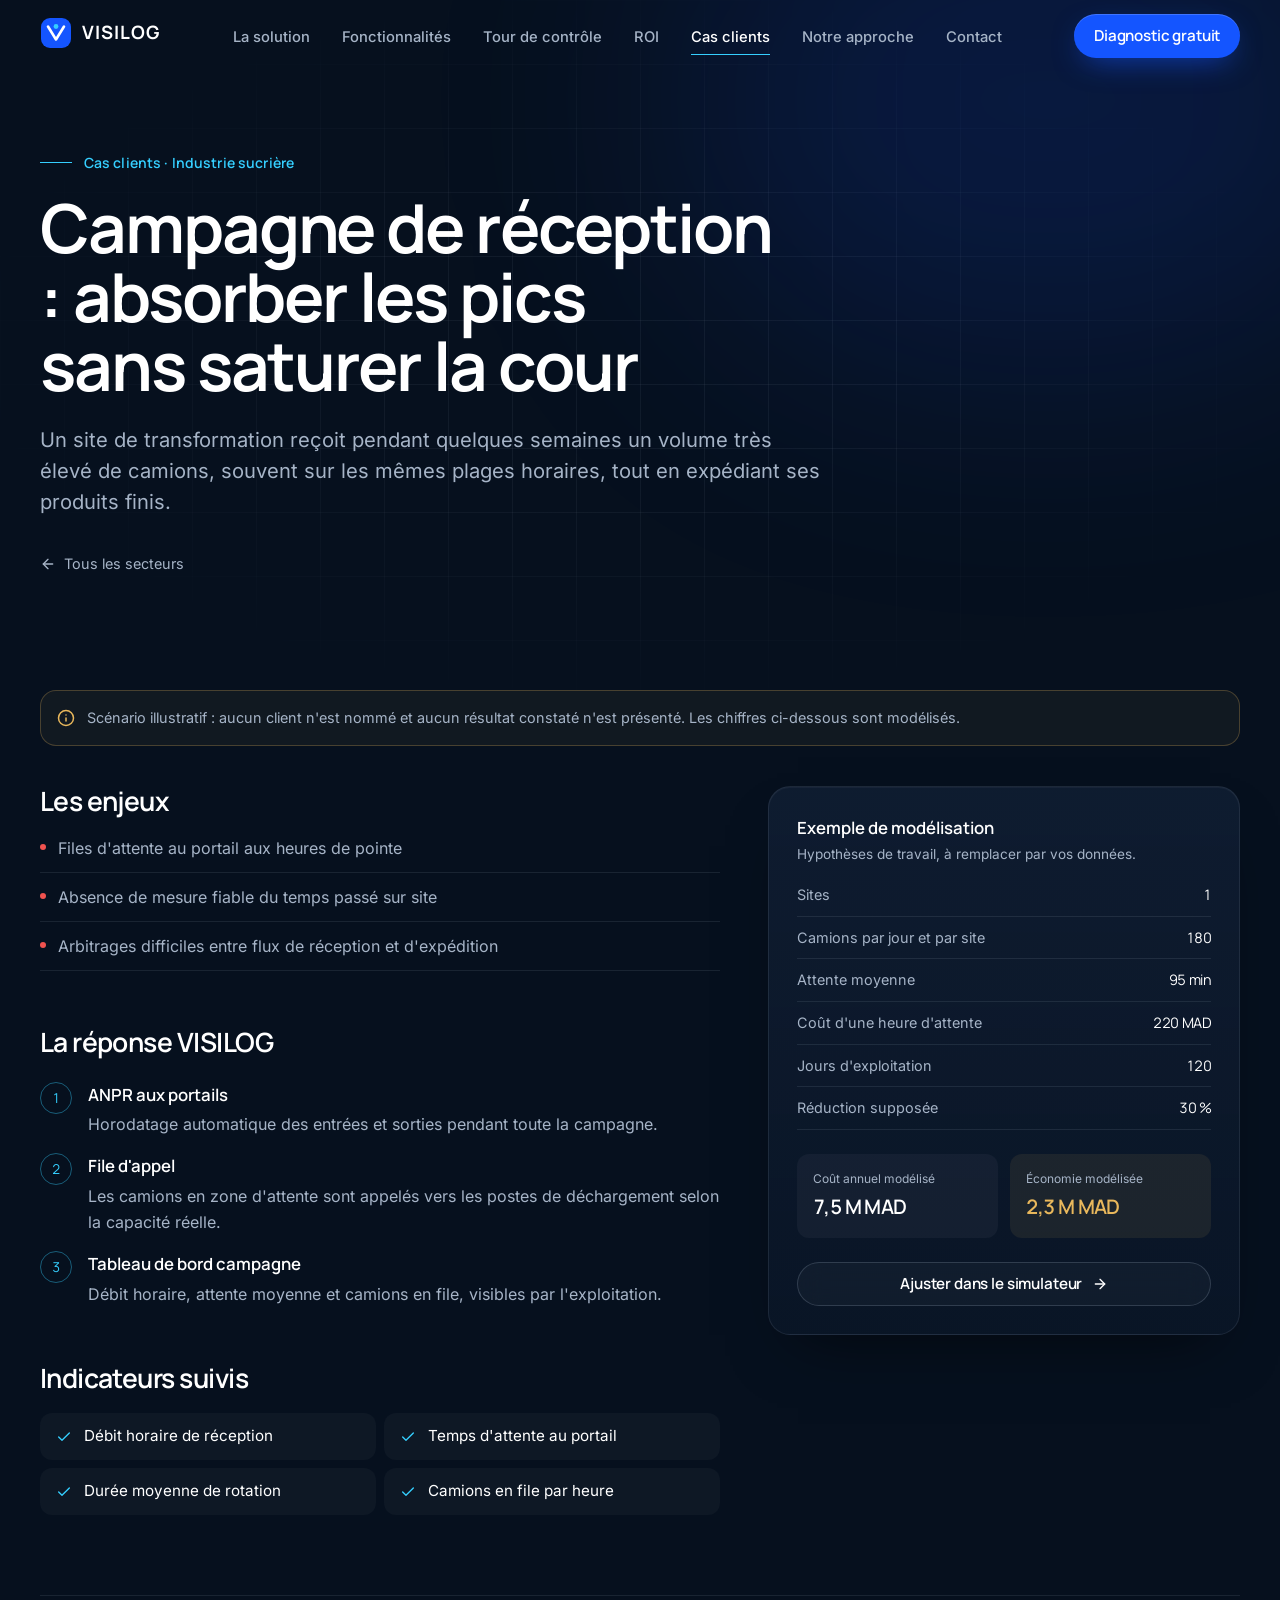
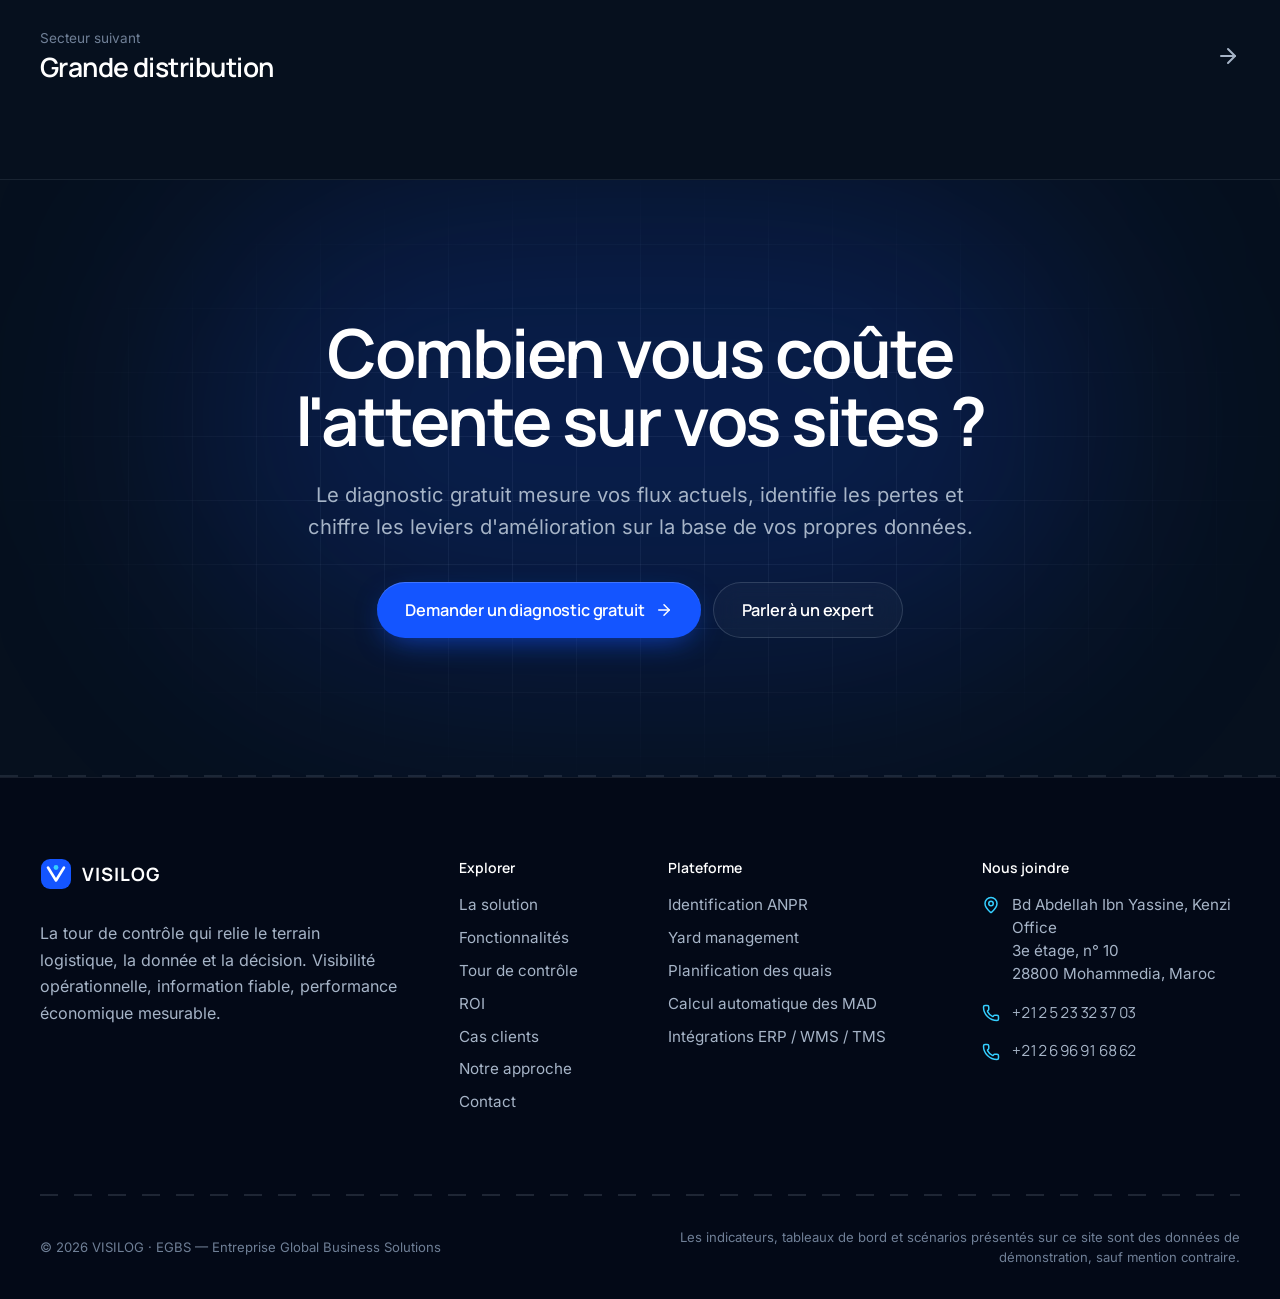
<file: visilog/cas-clients/industrie-sucriere/index.html>
<!DOCTYPE html><html lang="fr"><head><meta charSet="utf-8"/><link rel="preconnect" href="/" crossorigin=""/><meta name="viewport" content="width=device-width, initial-scale=1"/><link rel="stylesheet" href="/visilog/_next/static/chunks/0st1fpw-d7l_j.css" data-precedence="next"/><link rel="preload" as="script" fetchPriority="low" href="/visilog/_next/static/chunks/1ckvzn7sfprko.js"/><script src="/visilog/_next/static/chunks/06ti68t6jhm98.js" async=""></script><script src="/visilog/_next/static/chunks/2nii411saqstq.js" async=""></script><script src="/visilog/_next/static/chunks/0ytkjwk_9bvo_.js" async=""></script><script src="/visilog/_next/static/chunks/2kzd2bib-2ux6.js" async=""></script><script src="/visilog/_next/static/chunks/turbopack-0vmwu-t5w6lcb.js" async=""></script><script src="/visilog/_next/static/chunks/1k4j1_pfcbzim.js" async=""></script><script src="/visilog/_next/static/chunks/1upuvyobbcz5n.js" async=""></script><script src="/visilog/_next/static/chunks/42onvq6nokjl2.js" async=""></script><script src="/visilog/_next/static/chunks/2zqwg4uytkmvd.js" async=""></script><meta name="theme-color" content="#06101E"/><meta name="color-scheme" content="dark"/><title>Industrie sucrière — scénario illustratif · VISILOG</title><meta name="description" content="Pendant la campagne, les arrivées de matières premières se concentrent et les files d&#x27;attente s&#x27;allongent aux portails."/><meta name="application-name" content="VISILOG"/><meta name="keywords" content="tour de contrôle supply chain,yard management,ANPR,suivi GPS camions,temps de mise à disposition,MAD,planification des quais,visibilité transport,logistique Maroc"/><meta name="robots" content="index, follow"/><link rel="canonical" href="https://issamjido1.github.io/visilog/cas-clients/industrie-sucriere/"/><meta property="og:title" content="VISILOG — Votre supply chain sous contrôle, en temps réel"/><meta property="og:description" content="VISILOG est la tour de contrôle supply chain qui rend visibles vos flux physiques : identification ANPR, suivi GPS, yard management, planification des quais et mesure automatique des temps de mise à disposition."/><meta property="og:url" content="https://issamjido1.github.io/visilog/"/><meta property="og:site_name" content="VISILOG"/><meta property="og:locale" content="fr_MA"/><meta property="og:image" content="https://issamjido1.github.io/visilog/opengraph-image?e6baf144f44d5ce7"/><meta property="og:image:type" content="image/png"/><meta property="og:image:width" content="1200"/><meta property="og:image:height" content="630"/><meta property="og:image:alt" content="VISILOG — Votre supply chain. Sous contrôle. En temps réel."/><meta property="og:type" content="website"/><meta name="twitter:card" content="summary_large_image"/><meta name="twitter:title" content="VISILOG — Supply Chain Control Tower"/><meta name="twitter:description" content="VISILOG est la tour de contrôle supply chain qui rend visibles vos flux physiques : identification ANPR, suivi GPS, yard management, planification des quais et mesure automatique des temps de mise à disposition."/><meta name="twitter:image" content="https://issamjido1.github.io/visilog/opengraph-image?e6baf144f44d5ce7"/><meta name="twitter:image:alt" content="VISILOG — Votre supply chain. Sous contrôle. En temps réel."/><meta name="twitter:image:type" content="image/png"/><meta name="twitter:image:width" content="1200"/><meta name="twitter:image:height" content="630"/><link rel="icon" href="/visilog/icon.svg?icon.1_deoazy19fmw.svg" sizes="any" type="image/svg+xml"/><script src="/visilog/_next/static/chunks/0cz1d0mv5g_q7.js" noModule=""></script></head><body class="min-h-dvh overflow-x-clip"><div hidden=""><!--$--><!--/$--></div><a href="#contenu" class="sr-only z-[100] rounded-full bg-white px-4 py-2 text-night focus:not-sr-only focus:fixed focus:left-4 focus:top-4">Aller au contenu</a><header class="fixed inset-x-0 top-0 z-50 transition-[background,border-color,backdrop-filter] duration-500 border-b border-transparent bg-transparent"><div class="shell flex h-[var(--header-h)] items-center justify-between gap-6"><a aria-label="VISILOG — accueil" class="shrink-0 rounded-lg" href="/visilog/"><span class="inline-flex items-center gap-2.5"><svg viewBox="0 0 32 32" class="h-8 w-8" aria-hidden="true"><rect x="1" y="1" width="30" height="30" rx="9" fill="#1455FF"></rect><path d="M8 9.5 16 22.5 24 9.5" fill="none" stroke="#fff" stroke-width="2.6" stroke-linecap="round" stroke-linejoin="round"></path><circle cx="16" cy="9.5" r="2.4" fill="#35CFFF"></circle></svg><span class="font-display text-[1.15rem] font-bold tracking-[0.06em] text-white">VISILOG</span></span></a><nav aria-label="Navigation principale" class="hidden xl:block"><ul class="flex items-center gap-1"><li><a class="relative rounded-full px-3.5 py-2 text-[0.92rem] font-medium transition-colors text-mist hover:text-white" href="/visilog/solution/">La solution</a></li><li><a class="relative rounded-full px-3.5 py-2 text-[0.92rem] font-medium transition-colors text-mist hover:text-white" href="/visilog/fonctionnalites/">Fonctionnalités</a></li><li><a class="relative rounded-full px-3.5 py-2 text-[0.92rem] font-medium transition-colors text-mist hover:text-white" href="/visilog/tour-de-controle/">Tour de contrôle</a></li><li><a class="relative rounded-full px-3.5 py-2 text-[0.92rem] font-medium transition-colors text-mist hover:text-white" href="/visilog/roi/">ROI</a></li><li><a aria-current="page" class="relative rounded-full px-3.5 py-2 text-[0.92rem] font-medium transition-colors text-white" href="/visilog/cas-clients/">Cas clients<span class="absolute inset-x-3.5 -bottom-[1px] h-px bg-cyan"></span></a></li><li><a class="relative rounded-full px-3.5 py-2 text-[0.92rem] font-medium transition-colors text-mist hover:text-white" href="/visilog/approche/">Notre approche</a></li><li><a class="relative rounded-full px-3.5 py-2 text-[0.92rem] font-medium transition-colors text-mist hover:text-white" href="/visilog/contact/">Contact</a></li></ul></nav><div class="flex items-center gap-3"><span class="hidden sm:block"><a class="group relative inline-flex select-none items-center justify-center gap-2.5 whitespace-nowrap rounded-full font-display font-semibold tracking-[-0.01em] transition-[background,color,border-color,box-shadow,transform] duration-300 ease-out-expo disabled:pointer-events-none disabled:opacity-50 bg-royal text-white shadow-[0_10px_30px_-10px_rgba(20,85,255,0.7),inset_0_1px_0_rgba(255,255,255,0.18)] hover:bg-[#2a64ff] hover:shadow-[0_16px_40px_-12px_rgba(20,85,255,0.9),inset_0_1px_0_rgba(255,255,255,0.22)] active:scale-[0.98] h-11 px-5 text-[0.95rem]" href="/visilog/diagnostic/"><span>Diagnostic gratuit</span></a></span><button type="button" aria-expanded="false" aria-controls="menu-mobile" aria-label="Ouvrir le menu" class="inline-flex h-11 w-11 items-center justify-center rounded-full border border-[var(--line-strong)] text-white transition-colors hover:bg-white/5 xl:hidden"><svg xmlns="http://www.w3.org/2000/svg" width="20" height="20" viewBox="0 0 24 24" fill="none" stroke="currentColor" stroke-width="2" stroke-linecap="round" stroke-linejoin="round" class="lucide lucide-menu" aria-hidden="true"><path d="M4 5h16"></path><path d="M4 12h16"></path><path d="M4 19h16"></path></svg></button></div></div></header><main id="contenu"><div class="page-enter"><section class="relative overflow-hidden pb-20 pt-[calc(var(--header-h)+5rem)] md:pb-28"><div class="grid-bg absolute inset-0 opacity-60" aria-hidden="true"></div><div class="absolute -top-40 right-[-10%] h-[520px] w-[720px] rounded-full bg-royal/15 blur-[130px]" aria-hidden="true"></div><div class="shell relative grid gap-12 lg:grid-cols-12 lg:items-end"><div class="lg:col-span-10"><p class="t-kicker mb-5 flex items-center gap-3"><span class="h-px w-8 bg-cyan" aria-hidden="true"></span>Cas clients · Industrie sucrière</p><h1 class="t-h1">Campagne de réception : absorber les pics sans saturer la cour</h1><p class="t-lead mt-6 max-w-[60ch]">Un site de transformation reçoit pendant quelques semaines un volume très élevé de camions, souvent sur les mêmes plages horaires, tout en expédiant ses produits finis.</p><div class="mt-9"><a class="inline-flex items-center gap-2 text-[0.9rem] text-mist hover:text-white" href="/visilog/cas-clients/"><svg xmlns="http://www.w3.org/2000/svg" width="16" height="16" viewBox="0 0 24 24" fill="none" stroke="currentColor" stroke-width="2" stroke-linecap="round" stroke-linejoin="round" class="lucide lucide-arrow-left" aria-hidden="true"><path d="m12 19-7-7 7-7"></path><path d="M19 12H5"></path></svg> Tous les secteurs</a></div></div></div></section><div class="shell pb-24"><div class="mb-10 flex items-start gap-3 rounded-2xl border border-gold/25 bg-gold/[0.05] p-4 text-[0.9rem] text-mist"><svg xmlns="http://www.w3.org/2000/svg" width="18" height="18" viewBox="0 0 24 24" fill="none" stroke="currentColor" stroke-width="2" stroke-linecap="round" stroke-linejoin="round" class="lucide lucide-info mt-0.5 shrink-0 text-gold" aria-hidden="true"><circle cx="12" cy="12" r="10"></circle><path d="M12 16v-4"></path><path d="M12 8h.01"></path></svg><p>Scénario illustratif : aucun client n&#x27;est nommé et aucun résultat constaté n&#x27;est présenté. Les chiffres ci-dessous sont modélisés.</p></div><div class="grid gap-12 lg:grid-cols-12"><div class="space-y-14 lg:col-span-7"><section aria-labelledby="ch"><h2 id="ch" class="t-h3">Les enjeux</h2><ul class="mt-5 space-y-3"><li class="flex gap-3 border-b border-[var(--line)] pb-3 text-[1rem] text-mist"><span class="mt-2 h-1.5 w-1.5 shrink-0 rounded-full bg-crit" aria-hidden="true"></span>Files d&#x27;attente au portail aux heures de pointe</li><li class="flex gap-3 border-b border-[var(--line)] pb-3 text-[1rem] text-mist"><span class="mt-2 h-1.5 w-1.5 shrink-0 rounded-full bg-crit" aria-hidden="true"></span>Absence de mesure fiable du temps passé sur site</li><li class="flex gap-3 border-b border-[var(--line)] pb-3 text-[1rem] text-mist"><span class="mt-2 h-1.5 w-1.5 shrink-0 rounded-full bg-crit" aria-hidden="true"></span>Arbitrages difficiles entre flux de réception et d&#x27;expédition</li></ul></section><section aria-labelledby="ap"><h2 id="ap" class="t-h3">La réponse VISILOG</h2><ol class="mt-6 space-y-4"><li class="grid grid-cols-[2.5rem_1fr] gap-2"><span class="t-num flex h-8 w-8 items-center justify-center rounded-full border border-cyan/40 text-[0.85rem] text-cyan">1</span><div><h3 class="font-display text-[1.05rem] font-semibold">ANPR aux portails</h3><p class="t-body mt-1">Horodatage automatique des entrées et sorties pendant toute la campagne.</p></div></li><li class="grid grid-cols-[2.5rem_1fr] gap-2"><span class="t-num flex h-8 w-8 items-center justify-center rounded-full border border-cyan/40 text-[0.85rem] text-cyan">2</span><div><h3 class="font-display text-[1.05rem] font-semibold">File d&#x27;appel</h3><p class="t-body mt-1">Les camions en zone d&#x27;attente sont appelés vers les postes de déchargement selon la capacité réelle.</p></div></li><li class="grid grid-cols-[2.5rem_1fr] gap-2"><span class="t-num flex h-8 w-8 items-center justify-center rounded-full border border-cyan/40 text-[0.85rem] text-cyan">3</span><div><h3 class="font-display text-[1.05rem] font-semibold">Tableau de bord campagne</h3><p class="t-body mt-1">Débit horaire, attente moyenne et camions en file, visibles par l&#x27;exploitation.</p></div></li></ol></section><section aria-labelledby="ind"><h2 id="ind" class="t-h3">Indicateurs suivis</h2><ul class="mt-5 grid gap-2 sm:grid-cols-2"><li class="flex items-center gap-3 rounded-xl bg-white/[0.03] px-4 py-3 text-[0.95rem]"><svg xmlns="http://www.w3.org/2000/svg" width="16" height="16" viewBox="0 0 24 24" fill="none" stroke="currentColor" stroke-width="2" stroke-linecap="round" stroke-linejoin="round" class="lucide lucide-check shrink-0 text-cyan" aria-hidden="true"><path d="M20 6 9 17l-5-5"></path></svg>Débit horaire de réception</li><li class="flex items-center gap-3 rounded-xl bg-white/[0.03] px-4 py-3 text-[0.95rem]"><svg xmlns="http://www.w3.org/2000/svg" width="16" height="16" viewBox="0 0 24 24" fill="none" stroke="currentColor" stroke-width="2" stroke-linecap="round" stroke-linejoin="round" class="lucide lucide-check shrink-0 text-cyan" aria-hidden="true"><path d="M20 6 9 17l-5-5"></path></svg>Temps d&#x27;attente au portail</li><li class="flex items-center gap-3 rounded-xl bg-white/[0.03] px-4 py-3 text-[0.95rem]"><svg xmlns="http://www.w3.org/2000/svg" width="16" height="16" viewBox="0 0 24 24" fill="none" stroke="currentColor" stroke-width="2" stroke-linecap="round" stroke-linejoin="round" class="lucide lucide-check shrink-0 text-cyan" aria-hidden="true"><path d="M20 6 9 17l-5-5"></path></svg>Durée moyenne de rotation</li><li class="flex items-center gap-3 rounded-xl bg-white/[0.03] px-4 py-3 text-[0.95rem]"><svg xmlns="http://www.w3.org/2000/svg" width="16" height="16" viewBox="0 0 24 24" fill="none" stroke="currentColor" stroke-width="2" stroke-linecap="round" stroke-linejoin="round" class="lucide lucide-check shrink-0 text-cyan" aria-hidden="true"><path d="M20 6 9 17l-5-5"></path></svg>Camions en file par heure</li></ul></section></div><aside class="lg:col-span-5"><div class="panel sticky top-[calc(var(--header-h)+2rem)] p-6 sm:p-7"><h2 class="font-display text-[1.05rem] font-semibold">Exemple de modélisation</h2><p class="mt-1 text-[0.85rem] text-mist">Hypothèses de travail, à remplacer par vos données.</p><dl class="mt-5 space-y-2.5 text-[0.9rem]"><div class="flex justify-between gap-4 border-b border-[var(--line)] pb-2.5"><dt class="text-mist">Sites</dt><dd class="t-num text-white">1</dd></div><div class="flex justify-between gap-4 border-b border-[var(--line)] pb-2.5"><dt class="text-mist">Camions par jour et par site</dt><dd class="t-num text-white">180</dd></div><div class="flex justify-between gap-4 border-b border-[var(--line)] pb-2.5"><dt class="text-mist">Attente moyenne</dt><dd class="t-num text-white">95 min</dd></div><div class="flex justify-between gap-4 border-b border-[var(--line)] pb-2.5"><dt class="text-mist">Coût d&#x27;une heure d&#x27;attente</dt><dd class="t-num text-white">220 MAD</dd></div><div class="flex justify-between gap-4 border-b border-[var(--line)] pb-2.5"><dt class="text-mist">Jours d&#x27;exploitation</dt><dd class="t-num text-white">120</dd></div><div class="flex justify-between gap-4 border-b border-[var(--line)] pb-2.5"><dt class="text-mist">Réduction supposée</dt><dd class="t-num text-white">30 %</dd></div></dl><div class="mt-6 grid grid-cols-2 gap-3"><div class="rounded-xl bg-white/[0.04] p-4"><div class="text-[0.75rem] text-mist">Coût annuel modélisé</div><div class="t-num mt-1 text-[1.25rem] font-semibold">7,5 M MAD</div></div><div class="rounded-xl bg-gold/[0.08] p-4"><div class="text-[0.75rem] text-mist">Économie modélisée</div><div class="t-num mt-1 text-[1.25rem] font-semibold text-gold">2,3 M MAD</div></div></div><a class="group relative inline-flex select-none items-center justify-center gap-2.5 whitespace-nowrap rounded-full font-display font-semibold tracking-[-0.01em] transition-[background,color,border-color,box-shadow,transform] duration-300 ease-out-expo disabled:pointer-events-none disabled:opacity-50 border border-[var(--line-strong)] bg-white/[0.03] text-white backdrop-blur-md hover:border-white/40 hover:bg-white/[0.07] active:scale-[0.98] h-11 px-5 text-[0.95rem] mt-6 w-full" href="/visilog/roi/?sites=1&amp;trucks=180&amp;wait=95&amp;cost=220&amp;days=120&amp;reduction=30"><span>Ajuster dans le simulateur</span><span class="transition-transform duration-300 ease-out-expo group-hover:translate-x-0.5" aria-hidden="true"><svg xmlns="http://www.w3.org/2000/svg" width="16" height="16" viewBox="0 0 24 24" fill="none" stroke="currentColor" stroke-width="2" stroke-linecap="round" stroke-linejoin="round" class="lucide lucide-arrow-right" aria-hidden="true"><path d="M5 12h14"></path><path d="m12 5 7 7-7 7"></path></svg></span></a></div></aside></div><a class="group mt-20 flex items-center justify-between gap-6 border-t border-[var(--line)] pt-8" href="/visilog/cas-clients/grande-distribution/"><span><span class="block text-[0.85rem] text-fog">Secteur suivant</span><span class="t-h3 mt-1 block group-hover:text-cyan">Grande distribution</span></span><svg xmlns="http://www.w3.org/2000/svg" width="24" height="24" viewBox="0 0 24 24" fill="none" stroke="currentColor" stroke-width="2" stroke-linecap="round" stroke-linejoin="round" class="lucide lucide-arrow-right text-mist transition-transform group-hover:translate-x-1 group-hover:text-white" aria-hidden="true"><path d="M5 12h14"></path><path d="m12 5 7 7-7 7"></path></svg></a></div><section class="relative overflow-hidden border-t border-[var(--line)]" aria-labelledby="cta-title"><div class="absolute inset-0 grid-bg opacity-70" aria-hidden="true"></div><div class="absolute left-1/2 top-0 h-[480px] w-[900px] -translate-x-1/2 rounded-full bg-royal/20 blur-[120px]" aria-hidden="true"></div><div class="shell section relative text-center"><h2 id="cta-title" class="t-h1 mx-auto max-w-4xl">Combien vous coûte l&#x27;attente sur vos sites ?</h2><p class="t-lead mx-auto mt-6 max-w-2xl">Le diagnostic gratuit mesure vos flux actuels, identifie les pertes et chiffre les leviers d&#x27;amélioration sur la base de vos propres données.</p><div class="mt-10 flex flex-col justify-center gap-3 sm:flex-row"><a class="group relative inline-flex select-none items-center justify-center gap-2.5 whitespace-nowrap rounded-full font-display font-semibold tracking-[-0.01em] transition-[background,color,border-color,box-shadow,transform] duration-300 ease-out-expo disabled:pointer-events-none disabled:opacity-50 bg-royal text-white shadow-[0_10px_30px_-10px_rgba(20,85,255,0.7),inset_0_1px_0_rgba(255,255,255,0.18)] hover:bg-[#2a64ff] hover:shadow-[0_16px_40px_-12px_rgba(20,85,255,0.9),inset_0_1px_0_rgba(255,255,255,0.22)] active:scale-[0.98] h-14 px-7 text-[1.02rem]" href="/visilog/diagnostic/"><span>Demander un diagnostic gratuit</span><span class="transition-transform duration-300 ease-out-expo group-hover:translate-x-0.5" aria-hidden="true"><svg xmlns="http://www.w3.org/2000/svg" width="18" height="18" viewBox="0 0 24 24" fill="none" stroke="currentColor" stroke-width="2" stroke-linecap="round" stroke-linejoin="round" class="lucide lucide-arrow-right" aria-hidden="true"><path d="M5 12h14"></path><path d="m12 5 7 7-7 7"></path></svg></span></a><a class="group relative inline-flex select-none items-center justify-center gap-2.5 whitespace-nowrap rounded-full font-display font-semibold tracking-[-0.01em] transition-[background,color,border-color,box-shadow,transform] duration-300 ease-out-expo disabled:pointer-events-none disabled:opacity-50 border border-[var(--line-strong)] bg-white/[0.03] text-white backdrop-blur-md hover:border-white/40 hover:bg-white/[0.07] active:scale-[0.98] h-14 px-7 text-[1.02rem]" href="/visilog/contact/"><span>Parler à un expert</span></a></div></div><div class="lane mx-auto max-w-[1320px] opacity-50" aria-hidden="true"></div></section><!--$--><!--/$--></div></main><footer class="relative border-t border-[var(--line)] bg-abyss"><div class="shell grid gap-14 py-20 md:grid-cols-12"><div class="md:col-span-4"><span class="inline-flex items-center gap-2.5"><svg viewBox="0 0 32 32" class="h-8 w-8" aria-hidden="true"><rect x="1" y="1" width="30" height="30" rx="9" fill="#1455FF"></rect><path d="M8 9.5 16 22.5 24 9.5" fill="none" stroke="#fff" stroke-width="2.6" stroke-linecap="round" stroke-linejoin="round"></path><circle cx="16" cy="9.5" r="2.4" fill="#35CFFF"></circle></svg><span class="font-display text-[1.15rem] font-bold tracking-[0.06em] text-white">VISILOG</span></span><p class="t-body mt-6 max-w-sm">La tour de contrôle qui relie le terrain logistique, la donnée et la décision. Visibilité opérationnelle, information fiable, performance économique mesurable.</p></div><nav aria-label="Pages" class="md:col-span-2"><h2 class="mb-4 font-display text-sm font-semibold text-white">Explorer</h2><ul class="space-y-2.5 text-[0.95rem] text-mist"><li><a class="hover:text-white" href="/visilog/solution/">La solution</a></li><li><a class="hover:text-white" href="/visilog/fonctionnalites/">Fonctionnalités</a></li><li><a class="hover:text-white" href="/visilog/tour-de-controle/">Tour de contrôle</a></li><li><a class="hover:text-white" href="/visilog/roi/">ROI</a></li><li><a class="hover:text-white" href="/visilog/cas-clients/">Cas clients</a></li><li><a class="hover:text-white" href="/visilog/approche/">Notre approche</a></li><li><a class="hover:text-white" href="/visilog/contact/">Contact</a></li></ul></nav><nav aria-label="Plateforme" class="md:col-span-3"><h2 class="mb-4 font-display text-sm font-semibold text-white">Plateforme</h2><ul class="space-y-2.5 text-[0.95rem] text-mist"><li><a class="hover:text-white" href="/visilog/fonctionnalites/#anpr">Identification ANPR</a></li><li><a class="hover:text-white" href="/visilog/fonctionnalites/#yard">Yard management</a></li><li><a class="hover:text-white" href="/visilog/fonctionnalites/#quais">Planification des quais</a></li><li><a class="hover:text-white" href="/visilog/fonctionnalites/#mad">Calcul automatique des MAD</a></li><li><a class="hover:text-white" href="/visilog/fonctionnalites/#integrations">Intégrations ERP / WMS / TMS</a></li></ul></nav><div class="md:col-span-3"><h2 class="mb-4 font-display text-sm font-semibold text-white">Nous joindre</h2><address class="space-y-4 text-[0.95rem] not-italic text-mist"><a href="https://www.google.com/maps/search/?api=1&amp;query=Kenzi+Office+Bd+Abdellah+Ibn+Yassine+Mohammedia" target="_blank" rel="noreferrer" class="flex gap-3 hover:text-white"><svg xmlns="http://www.w3.org/2000/svg" width="18" height="18" viewBox="0 0 24 24" fill="none" stroke="currentColor" stroke-width="2" stroke-linecap="round" stroke-linejoin="round" class="lucide lucide-map-pin mt-0.5 shrink-0 text-cyan" aria-hidden="true"><path d="M20 10c0 4.993-5.539 10.193-7.399 11.799a1 1 0 0 1-1.202 0C9.539 20.193 4 14.993 4 10a8 8 0 0 1 16 0"></path><circle cx="12" cy="10" r="3"></circle></svg><span><span class="block">Bd Abdellah Ibn Yassine, Kenzi Office</span><span class="block">3e étage, n° 10</span><span class="block">28800 Mohammedia, Maroc</span></span></a><a href="tel:+212523323703" class="flex items-center gap-3 hover:text-white"><svg xmlns="http://www.w3.org/2000/svg" width="18" height="18" viewBox="0 0 24 24" fill="none" stroke="currentColor" stroke-width="2" stroke-linecap="round" stroke-linejoin="round" class="lucide lucide-phone shrink-0 text-cyan" aria-hidden="true"><path d="M13.832 16.568a1 1 0 0 0 1.213-.303l.355-.465A2 2 0 0 1 17 15h3a2 2 0 0 1 2 2v3a2 2 0 0 1-2 2A18 18 0 0 1 2 4a2 2 0 0 1 2-2h3a2 2 0 0 1 2 2v3a2 2 0 0 1-.8 1.6l-.468.351a1 1 0 0 0-.292 1.233 14 14 0 0 0 6.392 6.384"></path></svg><span class="t-num">+212 5 23 32 37 03</span></a><a href="tel:+212696916862" class="flex items-center gap-3 hover:text-white"><svg xmlns="http://www.w3.org/2000/svg" width="18" height="18" viewBox="0 0 24 24" fill="none" stroke="currentColor" stroke-width="2" stroke-linecap="round" stroke-linejoin="round" class="lucide lucide-phone shrink-0 text-cyan" aria-hidden="true"><path d="M13.832 16.568a1 1 0 0 0 1.213-.303l.355-.465A2 2 0 0 1 17 15h3a2 2 0 0 1 2 2v3a2 2 0 0 1-2 2A18 18 0 0 1 2 4a2 2 0 0 1 2-2h3a2 2 0 0 1 2 2v3a2 2 0 0 1-.8 1.6l-.468.351a1 1 0 0 0-.292 1.233 14 14 0 0 0 6.392 6.384"></path></svg><span class="t-num">+212 6 96 91 68 62</span></a></address></div></div><div class="shell"><div class="lane opacity-60" aria-hidden="true"></div></div><div class="shell flex flex-col gap-3 py-8 text-[0.82rem] text-fog md:flex-row md:items-center md:justify-between"><p>© <!-- -->2026<!-- --> VISILOG · <!-- -->EGBS — Entreprise Global Business Solutions</p><p class="max-w-xl md:text-right">Les indicateurs, tableaux de bord et scénarios présentés sur ce site sont des données de démonstration, sauf mention contraire.</p></div></footer><script type="application/ld+json">{"@context":"https://schema.org","@type":"SoftwareApplication","name":"VISILOG","applicationCategory":"BusinessApplication","operatingSystem":"Web","description":"VISILOG est la tour de contrôle supply chain qui rend visibles vos flux physiques : identification ANPR, suivi GPS, yard management, planification des quais et mesure automatique des temps de mise à disposition.","inLanguage":"fr","publisher":{"@type":"Organization","name":"EGBS","address":{"@type":"PostalAddress","addressLocality":"Mohammedia","addressCountry":"MA"}}}</script><script id="_R_">(globalThis["TURBOPACK"] || (globalThis["TURBOPACK"] = [])).push({"otherChunks":["static/chunks/1ckvzn7sfprko.js","static/chunks/06ti68t6jhm98.js","static/chunks/2nii411saqstq.js","static/chunks/0ytkjwk_9bvo_.js","static/chunks/2kzd2bib-2ux6.js"],"runtimeModuleIds":[94553]});</script><script src="/visilog/_next/static/chunks/1ckvzn7sfprko.js" async=""></script><script>(self.__next_f=self.__next_f||[]).push([0])</script><script>self.__next_f.push([1,"1:\"$Sreact.fragment\"\n2:\"/visilog/_next/static/chunks/1k4j1_pfcbzim.js\"\n3:\"/visilog/_next/static/chunks/1upuvyobbcz5n.js\"\n4:I[93983,[\"$2\",\"$3\"],\"Header\"]\n5:\"/visilog/_next/static/chunks/42onvq6nokjl2.js\"\n6:I[39756,[\"$5\"],\"default\"]\n7:\"/visilog/_next/static/chunks/2zqwg4uytkmvd.js\"\n8:I[8821,[\"$2\",\"$3\",\"$7\"],\"default\"]\n9:I[37457,[\"$5\"],\"default\"]\na:I[76525,[\"$2\",\"$3\"],\"ButtonLink\"]\nb:I[5014,[\"$2\",\"$3\"],\"default\"]\nc:I[22016,[\"$2\",\"$3\"],\"\"]\n1e:I[68027,[\"$2\",\"$3\"],\"default\",1]\n:HL[\"/visilog/_next/static/chunks/0st1fpw-d7l_j.css\",\"style\"]\n:HC[\"/\",\"\"]\n18:X\n1b:[[\"children\",{\"s\":\"__PAGE__\",\"h\":512,\"d\":{\"r\":\"$L1c\",\"p\":false,\"v\":null}}]]\n19:[[\"children\",{\"s\":{\"n\":\"slug\",\"t\":\"d\",\"k\":\"industrie-sucriere\",\"s\":[]},\"h\":66048,\"d\":{\"r\":\"$L1a\",\"p\":false,\"v\":\"$18\"},\"c\":\"$Q1b\"}]]\n16:[[\"children\",{\"s\":\"cas-clients\",\"h\":131584,\"d\":{\"r\":\"$L17\",\"p\":false,\"v\":\"$18\"},\"c\":\"$Q19\"}]]\n0:{\"P\":null,\"c\":[\"\",\"cas-clients\",\"industrie-sucriere\",\"\"],\"q\":\"\",\"i\":false,\"t\":{\"t\":{\"s\":\"\",\"h\":131600,\"d\":{\"r\":[\"$\",\"$1\",\"c\",{\"children\":[[[\"$\",\"link\",\"0\",{\"rel\":\"stylesheet\",\"href\":\"/visilog/_next/static/chunks/0st1fpw-d7l_j.css\",\"precedence\":\"next\",\"crossOrigin\":\"$undefined\",\"nonce\":\"$undefined\"}],[\"$\",\"script\",\"script-0\",{\"src\":\"/visilog/_next/static/chunks/1k4j1_pfcbzim.js\",\"async\":true,\"nonce\":\"$undefined\"}],[\"$\",\"script\",\"script-1\",{\"src\":\"/visilog/_next/static/chunks/1upuvyobbcz5n.js\",\"async\":true,\"nonce\":\"$undefined\"}]],[\"$\",\"html\",null,{\"lang\":\"fr\",\"children\":[\"$\",\"body\",null,{\"className\":\"min-h-dvh overflow-x-clip\",\"children\":[[\"$\",\"$L4\",null,{}],[\"$\",\"main\",null,{\"id\":\"contenu\",\"children\":[\"$\",\"$L6\",null,{\"parallelRouterKey\":\"children\",\"error\":\"$8\",\"errorStyles\":[],\"errorScripts\":[[\"$\",\"script\",\"script-0\",{\"src\":\"/visilog/_next/static/chunks/2zqwg4uytkmvd.js\",\"async\":true,\"nonce\":\"$undefined\"}]],\"template\":[\"$\",\"div\",null,{\"className\":\"page-enter\",\"children\":[\"$\",\"$L9\",null,{}]}],\"templateStyles\":[],\"templateScripts\":null,\"notFound\":[[\"$\",\"section\",null,{\"className\":\"relative flex min-h-[80svh] items-center overflow-hidden pt-[var(--header-h)]\",\"children\":[[\"$\",\"div\",null,{\"className\":\"grid-bg absolute inset-0 opacity-60\",\"aria-hidden\":true}],[\"$\",\"div\",null,{\"className\":\"shell relative\",\"children\":[[\"$\",\"p\",null,{\"className\":\"t-num text-[0.9rem] text-cyan\",\"children\":\"Erreur 404 · Quai introuvable\"}],[\"$\",\"h1\",null,{\"className\":\"t-h1 mt-4 max-w-3xl\",\"children\":\"Ce camion s'est trompé de quai.\"}],[\"$\",\"p\",null,{\"className\":\"t-lead mt-6 max-w-xl\",\"children\":\"La page demandée n'existe pas ou a été déplacée. Reprenez depuis l'accueil ou ouvrez la démonstration.\"}],[\"$\",\"div\",null,{\"className\":\"mt-9 flex flex-col gap-3 sm:flex-row\",\"children\":[[\"$\",\"$La\",null,{\"href\":\"/\",\"icon\":[\"$\",\"$Lb\",null,{\"ref\":\"$undefined\",\"icon\":{\"name\":\"arrow-right\",\"size\":24,\"node\":[[\"path\",{\"d\":\"M5 12h14\",\"key\":\"1ays0h\"}],[\"path\",{\"d\":\"m12 5 7 7-7 7\",\"key\":\"xquz4c\"}]]},\"className\":\"$undefined\",\"size\":16}],\"children\":\"Retour à l'accueil\"}],[\"$\",\"$La\",null,{\"href\":\"/tour-de-controle\",\"variant\":\"secondary\",\"children\":\"Ouvrir la tour de contrôle\"}]]}]]}]]}],[]],\"forbidden\":\"$undefined\",\"unauthorized\":\"$undefined\"}]}],[\"$\",\"footer\",null,{\"className\":\"relative border-t border-[var(--line)] bg-abyss\",\"children\":[[\"$\",\"div\",null,{\"className\":\"shell grid gap-14 py-20 md:grid-cols-12\",\"children\":[[\"$\",\"div\",null,{\"className\":\"md:col-span-4\",\"children\":[[\"$\",\"span\",null,{\"className\":\"inline-flex items-center gap-2.5\",\"children\":[[\"$\",\"svg\",null,{\"viewBox\":\"0 0 32 32\",\"className\":\"h-8 w-8\",\"aria-hidden\":true,\"children\":[[\"$\",\"rect\",null,{\"x\":\"1\",\"y\":\"1\",\"width\":\"30\",\"height\":\"30\",\"rx\":\"9\",\"fill\":\"#1455FF\"}],[\"$\",\"path\",null,{\"d\":\"M8 9.5 16 22.5 24 9.5\",\"fill\":\"none\",\"stroke\":\"#fff\",\"strokeWidth\":\"2.6\",\"strokeLinecap\":\"round\",\"strokeLinejoin\":\"round\"}],[\"$\",\"circle\",null,{\"cx\":\"16\",\"cy\":\"9.5\",\"r\":\"2.4\",\"fill\":\"#35CFFF\"}]]}],[\"$\",\"span\",null,{\"className\":\"font-display text-[1.15rem] font-bold tracking-[0.06em] text-white\",\"children\":\"VISILOG\"}]]}],[\"$\",\"p\",null,{\"className\":\"t-body mt-6 max-w-sm\",\"children\":\"La tour de contrôle qui relie le terrain logistique, la donnée et la décision. Visibilité opérationnelle, information fiable, performance économique mesurable.\"}]]}],[\"$\",\"nav\",null,{\"aria-label\":\"Pages\",\"className\":\"md:col-span-2\",\"children\":[[\"$\",\"h2\",null,{\"className\":\"mb-4 font-display text-sm font-semibold text-white\",\"children\":\"Explorer\"}],[\"$\",\"ul\",null,{\"className\":\"space-y-2.5 text-[0.95rem] text-mist\",\"children\":[[\"$\",\"li\",\"/solution\",{\"children\":[\"$\",\"$Lc\",null,{\"href\":\"/solution\",\"className\":\"hover:text-white\",\"children\":\"La solution\"}]}],[\"$\",\"li\",\"/fonctionnalites\",{\"children\":[\"$\",\"$Lc\",null,{\"href\":\"/fonctionnalites\",\"className\":\"hover:text-white\",\"children\":\"Fonctionnalités\"}]}],[\"$\",\"li\",\"/tour-de-controle\",{\"children\":[\"$\",\"$Lc\",null,{\"href\":\"/tour-de-controle\",\"className\":\"hover:text-white\",\"children\":\"Tour de contrôle\"}]}],[\"$\",\"li\",\"/roi\",{\"children\":[\"$\",\"$Lc\",null,{\"href\":\"/roi\",\"className\":\"hover:text-white\",\"children\":\"ROI\"}]}],[\"$\",\"li\",\"/cas-clients\",{\"children\":[\"$\",\"$Lc\",null,{\"href\":\"/cas-clients\",\"className\":\"hover:text-white\",\"children\":\"Cas clients\"}]}],[\"$\",\"li\",\"/approche\",{\"children\":[\"$\",\"$Lc\",null,{\"href\":\"/approche\",\"className\":\"hover:text-white\",\"children\":\"Notre approche\"}]}],[\"$\",\"li\",\"/contact\",{\"children\":[\"$\",\"$Lc\",null,{\"href\":\"/contact\",\"className\":\"hover:text-white\",\"children\":\"Contact\"}]}]]}]]}],[\"$\",\"nav\",null,{\"aria-label\":\"Plateforme\",\"className\":\"md:col-span-3\",\"children\":[[\"$\",\"h2\",null,{\"className\":\"mb-4 font-display text-sm font-semibold text-white\",\"children\":\"Plateforme\"}],[\"$\",\"ul\",null,{\"className\":\"space-y-2.5 text-[0.95rem] text-mist\",\"children\":[\"$Ld\",\"$Le\",\"$Lf\",\"$L10\",\"$L11\"]}]]}],\"$L12\"]}],\"$L13\",\"$L14\"]}],\"$L15\"]}]}]]}],\"p\":false,\"v\":null},\"c\":\"$Q16\"},\"h\":{\"r\":\"$L1d\",\"p\":false,\"v\":null}},\"m\":\"$undefined\",\"G\":[\"$1e\",[\"$L1f\"]],\"S\":true,\"r\":\"$undefined\",\"s\":\"$undefined\",\"a\":\"$undefined\",\"l\":\"$undefined\",\"p\":\"$undefined\",\"d\":\"$undefined\",\"b\":\"T9D29Jizh-L_TClEpcK9y\"}\n21:I[97367,[\"$5\"],\"OutletBoundary\"]\n22:\"$Sreact.suspense\"\n24:\"ViewportBoundary\"\n25:I[97367,[\"$5\"],\"$24\"]\n27:\"MetadataBoundary\"\n28:I[97367,[\"$5\"],\"$27\"]\nd:[\"$\",\"li\",\"/fonctionnalites#anpr\",{\"children\":[\"$\",\"$Lc\",null,{\"href\":\"/fonctionnalites#anpr\",\"className\":\"hover:text-white\",\"children\":\"Identification ANPR\"}]}]\ne:[\"$\",\"li\",\"/fonctionnalites#yard\",{\"children\":[\"$\",\"$Lc\",null,{\"href\":\"/fonctionnalites#yard\",\"className\":\"hover:text-white\",\"children\":\"Yard management\"}]}]\nf:[\"$\",\"li\",\"/fonctionnalites#quais\",{\"children\":[\"$\",\"$Lc\",null,{\"href\":\"/fonctionnalites#quais\",\"className\":\"hover:text-white\",\"children\":\"Planification des quais\"}]}]\n10:[\"$\",\"li\",\"/fonctionnalites#mad\",{\"children\":[\"$\",\"$Lc\",null,{\"href\":\"/fonctionnalites#mad\",\"className\":\"hover:text-white\",\"children\":\"Calcul automatique des MAD\"}]}]\n11:[\"$\",\"li\",\"/fonctionnalites#integrations\",{\"children\":[\"$\",\"$Lc\",null,{\"href\":\"/fonctionnalites#integrations\",\"className\":\"hover:text-white\",\"children\":\"Intégrations ERP / WMS / TMS\"}]}]\n12:[\"$\",\"div\",null,{\"className\":\"md:col-span-3\",\"children\":[[\"$\",\"h2\",null,{\"className\":\"mb-4 font-display text-sm font-semibold text-white\",\"children\":\"Nous joindre\"}],[\"$\",\"address\",null,{\"className\":\"space-y-4 text-[0.95rem] not-italic text-mist\",\"children\":[[\"$\",\"a\",null,{\"href\":\"https://www.google.com/maps/search/?api=1\u0026query=Kenzi+Office+Bd+Abdellah+Ibn+Yassine+Mohammedia\",\"target\":\"_blank\",\"rel\":\"noreferrer\",\"className\":\"flex gap-3 hover:text-white\",\"children\":[[\"$\",\"$Lb\",null,{\"ref\":\"$undefined\",\"icon\":{\"name\":\"map-pin\",\"size\":24,\"node\":[[\"path\",{\"d\":\"M20 10c0 4.993-5.539 10.193-7.399 11.799a1 1 0 0 1-1.202 0C9.539 20.193 4 14.993 4 10a8 8 0 0 1 16 0\",\"key\":\"1r0f0z\"}],[\"circle\",{\"cx\":\"12\",\"cy\":\"10\",\"r\":\"3\",\"key\":\"ilqhr7\"}]]},\"className\":\"mt-0.5 shrink-0 text-cyan\",\"size\":18,\"aria-hidden\":true}],[\"$\",\"span\",null,{\"children\":[[\"$\",\"span\",\"Bd Abdellah Ibn Yassine, Kenzi Office\",{\"className\":\"block\",\"children\":\"Bd Abdellah Ibn Yassine, Kenzi Office\"}],[\"$\",\"span\",\"3e étage, n° 10\",{\"className\":\"block\",\"children\":\"3e étage, n° 10\"}],[\"$\",\"span\",\"28800 Mohammedia, Maroc\",{\"className\":\"block\",\"children\":\"28800 Mohammedia, Maroc\"}]]}]]}],[[\"$\",\"a\",\"tel:+212523323703\",{\"href\":\"tel:+212523323703\",\"className\":\"flex items-center gap-3 hover:text-white\",\"children\":[[\"$\",\"$Lb\",null,{\"ref\":\"$undefined\",\"icon\":{\"name\":\"phone\",\"size\":24,\"node\":[[\"path\",{\"d\":\"M13.832 16.568a1 1 0 0 0 1.213-.303l.355-.465A2 2 0 0 1 17 15h3a2 2 0 0 1 2 2v3a2 2 0 0 1-2 2A18 18 0 0 1 2 4a2 2 0 0 1 2-2h3a2 2 0 0 1 2 2v3a2 2 0 0 1-.8 1.6l-.468.351a1 1 0 0 0-.292 1.233 14 14 0 0 0 6.392 6.384\",\"key\":\"9njp5v\"}]]},\"className\":\"shrink-0 text-cyan\",\"size\":18,\"aria-hidden\":true}],[\"$\",\"span\",null,{\"className\":\"t-num\",\"children\":\"+212 5 23 32 37 03\"}]]}],[\"$\",\"a\",\"tel:+212696916862\",{\"href\":\"tel:+212696916862\",\"className\":\"flex items-center gap-3 hover:text-white\",\"children\":[[\"$\",\"$Lb\",null,{\"ref\":\"$undefined\",\"icon\":\"$12:props:children:1:props:children:1:0:props:children:0:props:icon\",\"className\":\"shrink-0 text-cyan\",\"size\":18,\"aria-hidden\":true}],[\"$\",\"span\",null,{\"className\":\"t-num\",\"children\":\"+212 6 96 91 68 62\"}]]}]]]}]]}]\n13:[\"$\",\"div\",null,{\"className\":\"shell\",\"children\":[\"$\",\"div\",null,{\"className\":\"lane opacity-60\",\"aria-hidden\":true}]}]\n14:[\"$\",\"div\",null,{\"className\":\"shell flex flex-col gap-3 py-8 text-[0.82rem] text-fog md:flex-row md:items-center md:justify-between\",\"children\":[[\"$\",\"p\",null,{\"children\":[\"© \",2026,\" VISILOG · \",\"EGBS — Entreprise Global Business Solutions\"]}],[\"$\",\"p\",null,{\"className\":\"max-w-xl md:text-right\",\"children\":\"Les indicateurs, tableaux de bord et scénarios présentés sur ce site sont des données de démonstration, sauf mention contraire.\"}]]}]\n15:[\"$\",\"script\",null,{\"type\":\"application/ld+json\",\"dangerouslySetInnerHTML\":{\"__html\":\"{\\\"@context\\\":\\\"https://schema.org\\\",\\\"@type\\\":\\\"SoftwareApplication\\\",\\\"name\\\":\\\"VISILOG\\\",\\\"applicationCategory\\\":\\\"BusinessApplication\\\",\\\"operatingSystem\\\":\\\"Web\\\",\\\"description\\\":\\\"VISILOG est la tour de contrôle supply chain qui rend visibles vos flux physiques : identification ANPR, suivi GPS, yard management, planification des quais et mesure automatique des temps de mise à disposition.\\\",\\\"inLanguage\\\":\\\"fr\\\",\\\"publisher\\\":{\\\"@type\\\":\\\"Organization\\\",\\\"name\\\":\\\"EGBS\\\",\\\"address\\\":{\\\"@type\\\":\\\"PostalAddress\\\",\\\"addressLocality\\\":\\\"Mohammedia\\\",\\\"addressCountry\\\":\\\"MA\\\"}}}\"}}]\n17:[\"$\",\"$1\",\"c\",{\"children\":[null,[\"$\",\"$L6\",null,{\"parallelRouterKey\":\"children\",\"error\":\"$undefined\",\"errorStyles\":\"$undefined\",\"errorScripts\":\"$undefined\",\"template\":[\"$\",\"$L9\",null,{}],\"templateStyles\":\"$undefined\",\"templateScripts\":\"$undefined\",\"notFound\":\"$undefined\",\"forbidden\":\"$undefined\",\"unauthorized\":\"$undefined\"}]]}]\n1a:[\"$\",\"$1\",\"c\",{\"children\":[null,[\"$\",\"$L6\",null,{\"parallelRouterKey\":\"children\",\"error\":\"$undefined\",\"errorStyles\":\"$undefined\",\"errorScripts\":\"$undefined\",\"template\":[\"$\",\"$L9\",null,{}],\"templateStyles\":\"$undefined\",\"templateScripts\":\"$undefined\",\"notFound\":\"$undefined\",\"forbidden\":\"$undefined\",\"unauthorized\":\"$undefined\"}]]}]\n1c:[\"$\",\"$1\",\"c\",{\"children\":[\"$L20\",null,[\"$\",\"$L21\",null,{\"children\":[\"$\",\"$22\",null,{\"name\":\"Next.MetadataOutlet\",\"children\":\"$@23\"}]}]]}]\n1d:[\"$\",\"$1\",\"h\",{\"children\":[null,[\"$\",\"$L25\",null,{\"children\":\"$L26\"}],[\"$\",\"$L28\",null,{\"children\":[[\"$\",\"div\",null,{\"hidden\":true,\"children\":[\"$\",\"$22\",null,{\"name\":\"Next.Metadata\",\"children\":\"$L29\"}]}],null]}],null]}]\n1f:[\"$\",\"link\",\"0\",{\"rel\":\"stylesheet\",\"href\":\"/visilog/_next/static/chunks/0st1fpw-d7l_j.css\",\"precedence\":\"next\",\"crossOrigin\":\"$undefined\",\"nonce\":\"$undefined\"}]\n18:C\n20:[[\"$\",\"section\",null,{\"className\":\"relative overflow-hidden pb-20 pt-[calc(var(--header-h)+5rem)] md:pb-28\",\"children\":[[\"$\",\"div\",null,{\"className\":\"grid-bg absolute inset-0 opacity-60\",\"aria-hidden\":true}],[\"$\",\"div\",null,{\"className\":\"absolute -top-40 right-[-10%] h-[520px] w-[720px] rounded-full bg-royal/15 blur-[130px]\",\"aria-hidden\":true}],[\"$\",\"div\",null,{\"className\":\"shell relative grid gap-12 lg:grid-cols-12 lg:items-end\",\"children\":[[\"$\",\"div\",null,{\"className\":\"lg:col-span-10\",\"children\":[[\"$\",\"p\",null,{\"className\":\"t-kicker mb-5 flex items-center gap-3\",\"children\":[[\"$\",\"span\",null,{\"className\":\"h-px w-8 bg-cyan\",\"aria-hidden\":true}],\"Cas clients · Industrie sucrière\"]}],[\"$\",\"h1\",null,{\"className\":\"t-h1\",\"children\":\"Campagne de réception : absorber les pics sans saturer la cour\"}],[\"$\",\"p\",null,{\"className\":\"t-lead mt-6 max-w-[60ch]\",\"children\":\"Un site de transformation reçoit pendant quelques semaines un volume très élevé de camions, souvent sur les mêmes plages horaires, tout en expédiant ses produits finis.\"}],[\"$\",\"div\",null,{\"className\":\"mt-9\",\"children\":[\"$\",\"$Lc\",null,{\"href\":\"/cas-clients\",\"className\":\"inline-flex items-center gap-2 text-[0.9rem] text-mist hover:text-white\",\"children\":[[\"$\",\"$Lb\",null,{\"ref\":\"$undefined\",\"icon\":{\"name\":\"arrow-left\",\"size\":24,\"node\":[[\"path\",{\"d\":\"m12 19-7-7 7-7\",\"key\":\"1l729n\"}],[\"path\",{\"d\":\"M19 12H5\",\"key\":\"x3x0zl\"}]]},\"className\":\"$undefined\",\"size\":16,\"aria-hidden\":true}],\" Tous les secteurs\"]}]}]]}],null]}]]}],[\"$\",\"div\",null,{\"className\":\"shell pb-24\",\"children\":[[\"$\",\"div\",null,{\"className\":\"mb-10 flex items-start gap-3 rounded-2xl border border-gold/25 bg-gold/[0.05] p-4 text-[0.9rem] text-mist\",\"children\":[[\"$\",\"$Lb\",null,{\"ref\":\"$undefined\",\"icon\":{\"name\":\"info\",\"size\":24,\"node\":[[\"circle\",{\"cx\":\"12\",\"cy\":\"12\",\"r\":\"10\",\"key\":\"1mglay\"}],[\"path\",{\"d\":\"M12 16v-4\",\"key\":\"1dtifu\"}],[\"path\",{\"d\":\"M12 8h.01\",\"key\":\"e9boi3\"}]]},\"className\":\"mt-0.5 shrink-0 text-gold\",\"size\":18,\"aria-hidden\":true}],[\"$\",\"p\",null,{\"children\":\"Scénario illustratif : aucun client n'est nommé et aucun résultat constaté n'est présenté. Les chiffres ci-dessous sont modélisés.\"}]]}],[\"$\",\"div\",null,{\"className\":\"grid gap-12 lg:grid-cols-12\",\"children\":[[\"$\",\"div\",null,{\"className\":\"space-y-14 lg:col-span-7\",\"children\":[[\"$\",\"section\",null,{\"aria-labelledby\":\"ch\",\"children\":[[\"$\",\"h2\",null,{\"id\":\"ch\",\"className\":\"t-h3\",\"children\":\"Les enjeux\"}],[\"$\",\"ul\",null,{\"className\":\"mt-5 space-y-3\",\"children\":[[\"$\",\"li\",\"Files d'attente au portail aux heures de pointe\",{\"className\":\"flex gap-3 border-b border-[var(--line)] pb-3 text-[1rem] text-mist\",\"children\":[[\"$\",\"span\",null,{\"className\":\"mt-2 h-1.5 w-1.5 shrink-0 rounded-full bg-crit\",\"aria-hidden\":true}],\"Files d'attente au portail aux heures de pointe\"]}],[\"$\",\"li\",\"Absence de mesure fiable du temps passé sur site\",{\"className\":\"flex gap-3 border-b border-[var(--line)] pb-3 text-[1rem] text-mist\",\"children\":[[\"$\",\"span\",null,{\"className\":\"mt-2 h-1.5 w-1.5 shrink-0 rounded-full bg-crit\",\"aria-hidden\":true}],\"Absence de mesure fiable du temps passé sur site\"]}],[\"$\",\"li\",\"Arbitrages difficiles entre flux de réception et d'expédition\",{\"className\":\"flex gap-3 border-b border-[var(--line)] pb-3 text-[1rem] text-mist\",\"children\":[[\"$\",\"span\",null,{\"className\":\"mt-2 h-1.5 w-1.5 shrink-0 rounded-full bg-crit\",\"aria-hidden\":true}],\"Arbitrages difficiles entre flux de réception et d'expédition\"]}]]}]]}],[\"$\",\"section\",null,{\"aria-labelledby\":\"ap\",\"children\":[[\"$\",\"h2\",null,{\"id\":\"ap\",\"className\":\"t-h3\",\"children\":\"La réponse VISILOG\"}],[\"$\",\"ol\",null,{\"className\":\"mt-6 space-y-4\",\"children\":[[\"$\",\"li\",\"ANPR aux portails\",{\"className\":\"grid grid-cols-[2.5rem_1fr] gap-2\",\"children\":[[\"$\",\"span\",null,{\"className\":\"t-num flex h-8 w-8 items-center justify-center rounded-full border border-cyan/40 text-[0.85rem] text-cyan\",\"children\":1}],[\"$\",\"div\",null,{\"children\":[[\"$\",\"h3\",null,{\"className\":\"font-display text-[1.05rem] font-semibold\",\"children\":\"ANPR aux portails\"}],[\"$\",\"p\",null,{\"className\":\"t-body mt-1\",\"children\":\"Horodatage automatique des entrées et sorties pendant toute la campagne.\"}]]}]]}],[\"$\",\"li\",\"File d'appel\",{\"className\":\"grid grid-cols-[2.5rem_1fr] gap-2\",\"children\":[\"$L2a\",\"$L2b\"]}],\"$L2c\"]}]]}],\"$L2d\"]}],\"$L2e\"]}],\"$L2f\"]}],\"$L30\"]\n2a:[\"$\",\"span\",null,{\"className\":\"t-num flex h-8 w-8 items-center justify-center rounded-full border border-cyan/40 text-[0.85rem] text-cyan\",\"children\":2}]\n2b:[\"$\",\"div\",null,{\"children\":[[\"$\",\"h3\",null,{\"className\":\"font-display text-[1.05rem] font-semibold\",\"children\":\"File d'appel\"}],[\"$\",\"p\",null,{\"className\":\"t-body mt-1\",\"children\":\"Les camions en zone d'attente sont appelés vers les postes de déchargement selon la capacité réelle.\"}]]}]\n2c:[\"$\",\"li\",\"Tableau de bord campagne\",{\"className\":\"grid grid-cols-[2.5rem_1fr] gap-2\",\"children\":[[\"$\",\"span\",null,{\"className\":\"t-num flex h-8 w-8 items-center justify-center rounded-full border border-cyan/40 text-[0.85rem] text-cyan\",\"children\":3}],[\"$\",\"div\",null,{\"children\":[[\"$\",\"h3\",null,{\"className\":\"font-display text-[1.05rem] font-semibold\",\"children\":\"Tableau de bord campagne\"}],[\"$\",\"p\",null,{\"className\":\"t-body mt-1\",\"children\":\"Débit horaire, attente moyenne et camions en file, visibles par l'exploitation.\"}]]}]]}]\n2d:[\"$\",\"section\",null,{\"aria-labelledby\":\"ind\",\"children\":[[\"$\",\"h2\",null,{\"id\":\"ind\",\"className\":\"t-h3\",\"children\":\"Indicateurs suivis\"}],[\"$\",\"ul\",null,{\"className\":\"mt-5 grid gap-2 sm:grid-cols-2\",\"children\":[[\"$\",\"li\",\"Débit horaire de réception\",{\"className\":\"flex items-center gap-3 rounded-xl bg-white/[0.03] px-4 py-3 text-[0.95rem]\",\"children\":[[\"$\",\"$Lb\",null,{\"ref\":\"$undefined\",\"icon\":{\"name\":\"check\",\"size\":24,\"node\":[[\"path\",{\"d\":\"M20 6 9 17l-5-5\",\"key\":\"1gmf2c\"}]]},\"className\":\"shrink-0 text-cyan\",\"size\":16,\"aria-hidden\":true}],\"Débit horaire de réception\"]}],[\"$\",\"li\",\"Temps d'attente au portail\",{\"className\":\"flex items-center gap-3 rounded-xl bg-white/[0.03] px-4 py-3 text-[0.95rem]\",\"children\":[[\"$\",\"$Lb\",null,{\"ref\":\"$undefined\",\"icon\":\"$2d:props:children:1:props:children:0:props:children:0:props:icon\",\"className\":\"shrink-0 text-cyan\",\"size\":16,\"aria-hidden\":true}],\"Temps d'attente au portail\"]}],[\"$\",\"li\",\"Durée moyenne de rotation\",{\"className\":\"flex items-center gap-3 rounded-xl bg-white/[0.03] px-4 py-3 text-[0.95rem]\",\"children\":[[\"$\",\"$Lb\",null,{\"ref\":\"$undefined\",\"icon\":\"$2d:props:children:1:props:children:0:props:children:0:props:icon\",\"className\":\"shrink-0 text-cyan\",\"size\":16,\"aria-hidden\":true}],\"Durée moyenne de rotation\"]}],[\"$\",\"li\",\"Camions en file par heure\",{\"className\":\"flex items-center gap-3 rounded-xl bg-white/[0.03] px-4 py-3 text-[0.95rem]\",\"children\":[[\"$\",\"$Lb\",null,{\"ref\":\"$undefined\",\"icon\":\"$2d:props:children:1:props:children:0:props:children:0:props:icon\",\"className\":\"shrink-0 text-cyan\",\"size\":16,\"aria-hidden\":true}],\"Camions en file par heure\"]}]]}]]}]\n2e:[\"$\",\"aside\",null,{\"className\":\"lg:col-span-5\",\"children\":[\"$\",\"div\",null,{\"className\":\"panel sticky top-[calc(var(--header-h)+2rem)] p-6 sm:p-7\",\"children\":[[\"$\",\"h2\",null,{\"className\":\"font-display text-[1.05rem] font-semibold\",\"children\":\"Exemple de modélisation\"}],[\"$\",\"p\",null,{\"className\":\"mt-1 text-[0.85rem] text-mist\",\"children\":\"Hypothèses de travail, à remplacer par vos données.\"}],[\"$\",\"dl\",null,{\"className\":\"mt-5 space-y-2.5 text-[0.9rem]\",\"children\":[[\"$\",\"div\",\"Sites\",{\"className\":\"flex justify-between gap-4 border-b border-[var(--line)] pb-2.5\",\"children\":[[\"$\",\"dt\",null,{\"className\":\"text-mist\",\"children\":\"Sites\"}],[\"$\",\"dd\",null,{\"className\":\"t-num text-white\",\"children\":1}]]}],[\"$\",\"div\",\"Camions par jour et par site\",{\"className\":\"flex justify-between gap-4 border-b border-[var(--line)] pb-2.5\",\"children\":[[\"$\",\"dt\",null,{\"className\":\"text-mist\",\"children\":\"Camions par jour et par site\"}],[\"$\",\"dd\",null,{\"className\":\"t-num text-white\",\"children\":180}]]}],[\"$\",\"div\",\"Attente moyenne\",{\"className\":\"flex justify-between gap-4 border-b border-[var(--line)] pb-2.5\",\"children\":[[\"$\",\"dt\",null,{\"className\":\"text-mist\",\"children\":\"Attente moyenne\"}],[\"$\",\"dd\",null,{\"className\":\"t-num text-white\",\"children\":\"95 min\"}]]}],[\"$\",\"div\",\"Coût d'une heure d'attente\",{\"className\":\"flex justify-between gap-4 border-b border-[var(--line)] pb-2.5\",\"children\":[[\"$\",\"dt\",null,{\"className\":\"text-mist\",\"children\":\"Coût d'une heure d'attente\"}],[\"$\",\"dd\",null,{\"className\":\"t-num text-white\",\"children\":\"220 MAD\"}]]}],[\"$\",\"div\",\"Jours d'exploitation\",{\"className\":\"flex justify-between gap-4 border-b border-[var(--line)] pb-2.5\",\"children\":[[\"$\",\"dt\",null,{\"className\":\"text-mist\",\"children\":\"Jours d'exploitation\"}],[\"$\",\"dd\",null,{\"className\":\"t-num text-white\",\"children\":120}]]}],[\"$\",\"div\",\"Réduction supposée\",{\"className\":\"flex justify-between gap-4 border-b border-[var(--line)] pb-2.5\",\"children\":[[\"$\",\"dt\",null,{\"className\":\"text-mist\",\"children\":\"Réduction supposée\"}],[\"$\",\"dd\",null,{\"className\":\"t-num text-white\",\"children\":\"30 %\"}]]}]]}],[\"$\",\"div\",null,{\"className\":\"mt-6 grid grid-cols-2 gap-3\",\"children\":[[\"$\",\"div\",null,{\"className\":\"rounded-xl bg-white/[0.04] p-4\",\"children\":[[\"$\",\"div\",null,{\"className\":\"text-[0.75rem] text-mist\",\"children\":\"Coût annuel modélisé\"}],[\"$\",\"div\",null,{\"className\":\"t-num mt-1 text-[1.25rem] font-semibold\",\"children\":\"7,5 M MAD\"}]]}],[\"$\",\"div\",null,{\"className\":\"rounded-xl bg-gold/[0.08] p-4\",\"children\":[[\"$\",\"div\",null,{\"className\":\"text-[0.75rem] text-mist\",\"children\":\"Économie modélisée\"}],[\"$\",\"div\",null,{\"className\":\"t-num mt-1 text-[1.25rem] font-semibold text-gold\",\"children\":\"2,3 M MAD\"}]]}]]}],[\"$\",\"$La\",null,{\"href\":\"/roi?sites=1\u0026trucks=180\u0026wait=95\u0026cost=220\u0026days=120\u0026reduction=30\",\"variant\":\"secondary\",\"className\":\"mt-6 w-full\",\"icon\":[\"$\",\"$Lb\",null,{\"ref\":\"$undefined\",\"icon\":\"$0:t:t:d:r:props:children:1:props:children:props:children:1:props:children:props:notFound:0:props:children:1:props:children:3:props:children:0:props:icon:props:icon\",\"className\":\"$undefined\",\"size\":16}],\"children\":\"Ajuster dans le simulateur\"}]]}]}]\n2f:[\"$\",\"$Lc\",null,{\"href\":\"/cas-clients/grande-distribution\",\"className\":\"group mt-20 flex items-center justify-between gap-6 border-t border-[var(--line)] pt-8\",\"children\":[[\"$\",\"span\",null,{\"children\":[[\"$\",\"span\",null,{\"className\":\"block text-[0.85rem] text-fog\",\"children\":\"Secteur suivant\"}],[\"$\",\"span\",null,{\"className\":\"t-h3 mt-1 block group-hover:text-cyan\",\"children\":\"Grande distribution\"}]]}],[\"$\",\"$Lb\",null,{\"ref\":\"$undefined\",\"icon\":\"$0:t:t:d:r:props:children:1:props:children:props:children:1:props:children:props:notFound:0:props:children:1:props:children:3:props:children:0:props:icon:props:icon\",\"className\":\"text-mist transition-transform group-hover:translate-x-1 group-hover:text-white\",\"size\":24,\"aria-hidden\":true}]]}]\n30:[\"$\",\"section\",null,{\"className\":\"relative overflow-hidden border-t border-[var(--line)]\",\"aria-labelledby\":\"cta-title\",\"children\":[[\"$\",\"div\",null,{\"className\":\"absolute inset-0 grid-bg opacity-70\",\"aria-hidden\":true}],[\"$\",\"div\",null,{\"className\":\"absolute left-1/2 top-0 h-[480px] w-[900px] -translate-x-1/2 rounded-full bg-royal/20 blur-[120px]\",\"aria-hidden\":true}],[\"$\",\"div\",null,{\"className\":\"shell section relative text-center\",\"children\":[[\"$\",\"h2\",null,{\"id\":\"cta-title\",\"className\":\"t-h1 mx-auto max-w-4xl\",\"children\":\"Combien vous coûte l'attente sur vos sites ?\"}],[\"$\",\"p\",null,{\"className\":\"t-lead mx-auto mt-6 max-w-2xl\",\"children\":\"Le diagnostic gratuit mesure vos flux actuels, identifie les pertes et chiffre les leviers d'amélioration sur la base de vos propres données.\"}],[\"$\",\"div\",null,{\"className\":\"mt-10 flex flex-col justify-center gap-3 sm:flex-row\",\"children\":[[\"$\",\"$La\",null,{\"href\":\"/diagnostic\",\"size\":\"lg\",\"magnetic\":true,\"icon\":[\"$\",\"$Lb\",null,{\"ref\":\"$undefined\",\"icon\":\"$0:t:t:d:r:props:children:1:props:children:props:children:1:props:children:props:notFound:0:props:children:1:props:children:3:props:children:0:props:icon:props:icon\",\"className\":\"$undefined\",\"size\":18}],\"children\":\"Demander un diagnostic gratuit\"}],[\"$\",\"$La\",null,{\"href\":\"/contact\",\"size\":\"lg\",\"variant\":\"secondary\",\"magnetic\":true,\"children\":\"Parler à un expert\"}]]}]]}],[\"$\",\"div\",null,{\"className\":\"lane mx-auto max-w-[1320px] opacity-50\",\"aria-hidden\":true}]]}]\n26:[[\"$\",\"meta\",\"0\",{\"charSet\":\"utf-8\"}],[\"$\",\"meta\",\"1\",{\"name\":\"viewport\",\"content\":\"width=device-width, initial-scale=1\"}],[\"$\",\"meta\",\"2\",{\"name\":\"theme-color\",\"content\":\"#06101E\"}],[\"$\",\"meta\",\"3\",{\"name\":\"color-scheme\",\"content\":\"dark\"}]]\n31:I[27201,[\"$5\"],\"IconMark\"]\n23:null\n29:[[\"$\",\"title\",\"0\",{\"children\":\"Industrie sucrière — scénario illustratif · VISILOG\"}],[\"$\",\"meta\",\"1\",{\"name\":\"description\",\"content\":\"Pendant la campagne, les arrivées de matières premières se concentrent et les files d'attente s'allongent aux portails.\"}],[\"$\",\"meta\",\"2\",{\"name\":\"application-name\",\"content\":\"VISILOG\"}],[\"$\",\"meta\",\"3\",{\"name\":\"keywords\",\"content\":\"tour de contrôle supply chain,yard management,ANPR,suivi GPS camions,temps de mise à disposition,MAD,planification des quais,visibilité transport,logistique Maroc\"}],[\"$\",\"meta\",\"4\",{\"name\":\"robots\",\"content\":\"index, follow\"}],[\"$\",\"link\",\"5\",{\"rel\":\"canonical\",\"href\":\"https://issamjido1.github.io/visilog/cas-clients/industrie-sucriere/\"}],[\"$\",\"meta\",\"6\",{\"property\":\"og:title\",\"content\":\"VISILOG — Votre supply chain sous contrôle, en temps réel\"}],[\"$\",\"meta\",\"7\",{\"property\":\"og:description\",\"content\":\"VISILOG est la tour de contrôle supply chain qui rend visibles vos flux physiques : identification ANPR, suivi GPS, yard management, planification des quais et mesure automatique des temps de mise à disposition.\"}],[\"$\",\"meta\",\"8\",{\"property\":\"og:url\",\"content\":\"https://issamjido1.github.io/visilog/\"}],[\"$\",\"meta\",\"9\",{\"property\":\"og:site_name\",\"content\":\"VISILOG\"}],[\"$\",\"meta\",\"10\",{\"property\":\"og:locale\",\"content\":\"fr_MA\"}],[\"$\",\"meta\",\"11\",{\"property\":\"og:image\",\"content\":\"https://issamjido1.github.io/visilog/opengraph-image?e6baf144f44d5ce7\"}],[\"$\",\"meta\",\"12\",{\"property\":\"og:image:type\",\"content\":\"image/png\"}],[\"$\",\"meta\",\"13\",{\"property\":\"og:image:width\",\"content\":\"1200\"}],[\"$\",\"meta\",\"14\",{\"property\":\"og:image:height\",\"content\":\"630\"}],[\"$\",\"meta\",\"15\",{\"property\":\"og:image:alt\",\"content\":\"VISILOG — Votre supply chain. Sous contrôle. En temps réel.\"}],[\"$\",\"meta\",\"16\",{\"property\":\"og:type\",\"content\":\"website\"}],[\"$\",\"meta\",\"17\",{\"name\":\"twitter:card\",\"content\":\"summary_large_image\"}],[\"$\",\"meta\",\"18\",{\"name\":\"twitter:title\",\"content\":\"VISILOG — Supply Chain Control Tower\"}],[\"$\",\"meta\",\"19\",{\"name\":\"twitter:description\",\"content\":\"VISILOG est la tour de contrôle supply chain qui rend visibles vos flux physiques : identification ANPR, suivi GPS, yard management, planification des quais et mesure automatique des temps de mise à disposition.\"}],[\"$\",\"meta\",\"20\",{\"name\":\"twitter:image\",\"content\":\"https://issamjido1.github.io/visilog/opengraph-image?e6baf144f44d5ce7\"}],[\"$\",\"meta\",\"21\",{\"name\":\"twitter:image:alt\",\"content\":\"VISILOG — Votre supply chain. Sous contrôle. En temps réel.\"}],[\"$\",\"meta\",\"22\",{\"name\":\"twitter:image:type\",\"content\":\"image/png\"}],[\"$\",\"meta\",\"23\",{\"name\":\"twitter:image:width\",\"content\":\"1200\"}],[\"$\",\"meta\",\"24\",{\"name\":\"twitter:image:height\",\"content\":\"630\"}],[\"$\",\"link\",\"25\",{\"rel\":\"icon\",\"href\":\"/visilog/icon.svg?icon.1_deoazy19fmw.svg\",\"sizes\":\"any\",\"type\":\"image/svg+xml\"}],[\"$\",\"$L31\",\"26\",{}]]\n"])</script></body></html>
</file>
<file: visilog/_next/static/chunks/0st1fpw-d7l_j.css>
@font-face{font-family:Manrope Variable;font-style:normal;font-display:swap;font-weight:200 800;src:url(../media/manrope-cyrillic-ext-wght-normal.1dtltwig2y3wh.woff2)format("woff2-variations");unicode-range:U+460-52F,U+1C80-1C8A,U+20B4,U+2DE0-2DFF,U+A640-A69F,U+FE2E-FE2F}@font-face{font-family:Manrope Variable;font-style:normal;font-display:swap;font-weight:200 800;src:url(../media/manrope-cyrillic-wght-normal.1hmx3sz6swr8m.woff2)format("woff2-variations");unicode-range:U+301,U+400-45F,U+490-491,U+4B0-4B1,U+2116}@font-face{font-family:Manrope Variable;font-style:normal;font-display:swap;font-weight:200 800;src:url(../media/manrope-greek-wght-normal.37b2k1x9f-55d.woff2)format("woff2-variations");unicode-range:U+370-377,U+37A-37F,U+384-38A,U+38C,U+38E-3A1,U+3A3-3FF}@font-face{font-family:Manrope Variable;font-style:normal;font-display:swap;font-weight:200 800;src:url(../media/manrope-vietnamese-wght-normal.3xvzy9_grgcx4.woff2)format("woff2-variations");unicode-range:U+102-103,U+110-111,U+128-129,U+168-169,U+1A0-1A1,U+1AF-1B0,U+300-301,U+303-304,U+308-309,U+323,U+329,U+1EA0-1EF9,U+20AB}@font-face{font-family:Manrope Variable;font-style:normal;font-display:swap;font-weight:200 800;src:url(../media/manrope-latin-ext-wght-normal.0-hru0xfwhnbp.woff2)format("woff2-variations");unicode-range:U+100-2BA,U+2BD-2C5,U+2C7-2CC,U+2CE-2D7,U+2DD-2FF,U+304,U+308,U+329,U+1D00-1DBF,U+1E00-1E9F,U+1EF2-1EFF,U+2020,U+20A0-20AB,U+20AD-20C0,U+2113,U+2C60-2C7F,U+A720-A7FF}@font-face{font-family:Manrope Variable;font-style:normal;font-display:swap;font-weight:200 800;src:url(../media/manrope-latin-wght-normal.1p_a2k8qd5zhp.woff2)format("woff2-variations");unicode-range:U+??,U+131,U+152-153,U+2BB-2BC,U+2C6,U+2DA,U+2DC,U+304,U+308,U+329,U+2000-206F,U+20AC,U+2122,U+2191,U+2193,U+2212,U+2215,U+FEFF,U+FFFD}
@font-face{font-family:Inter Variable;font-style:normal;font-display:swap;font-weight:100 900;src:url(../media/inter-cyrillic-ext-wght-normal.20g3-bbbhdq0_.woff2)format("woff2-variations");unicode-range:U+460-52F,U+1C80-1C8A,U+20B4,U+2DE0-2DFF,U+A640-A69F,U+FE2E-FE2F}@font-face{font-family:Inter Variable;font-style:normal;font-display:swap;font-weight:100 900;src:url(../media/inter-cyrillic-wght-normal.2cxlyxah-fd35.woff2)format("woff2-variations");unicode-range:U+301,U+400-45F,U+490-491,U+4B0-4B1,U+2116}@font-face{font-family:Inter Variable;font-style:normal;font-display:swap;font-weight:100 900;src:url(../media/inter-greek-ext-wght-normal.0mkxydxl0e43d.woff2)format("woff2-variations");unicode-range:U+1F??}@font-face{font-family:Inter Variable;font-style:normal;font-display:swap;font-weight:100 900;src:url(../media/inter-greek-wght-normal.1rx9vjatjkdar.woff2)format("woff2-variations");unicode-range:U+370-377,U+37A-37F,U+384-38A,U+38C,U+38E-3A1,U+3A3-3FF}@font-face{font-family:Inter Variable;font-style:normal;font-display:swap;font-weight:100 900;src:url(../media/inter-vietnamese-wght-normal.2kcj5i_8uff48.woff2)format("woff2-variations");unicode-range:U+102-103,U+110-111,U+128-129,U+168-169,U+1A0-1A1,U+1AF-1B0,U+300-301,U+303-304,U+308-309,U+323,U+329,U+1EA0-1EF9,U+20AB}@font-face{font-family:Inter Variable;font-style:normal;font-display:swap;font-weight:100 900;src:url(../media/inter-latin-ext-wght-normal.3gdi_th3seg1n.woff2)format("woff2-variations");unicode-range:U+100-2BA,U+2BD-2C5,U+2C7-2CC,U+2CE-2D7,U+2DD-2FF,U+304,U+308,U+329,U+1D00-1DBF,U+1E00-1E9F,U+1EF2-1EFF,U+2020,U+20A0-20AB,U+20AD-20C0,U+2113,U+2C60-2C7F,U+A720-A7FF}@font-face{font-family:Inter Variable;font-style:normal;font-display:swap;font-weight:100 900;src:url(../media/inter-latin-wght-normal.0gsaq8ukbf34m.woff2)format("woff2-variations");unicode-range:U+??,U+131,U+152-153,U+2BB-2BC,U+2C6,U+2DA,U+2DC,U+304,U+308,U+329,U+2000-206F,U+20AC,U+2122,U+2191,U+2193,U+2212,U+2215,U+FEFF,U+FFFD}
@font-face{font-family:JetBrains Mono Variable;font-style:normal;font-display:swap;font-weight:100 800;src:url(../media/jetbrains-mono-cyrillic-ext-wght-normal.1ladf10s224e1.woff2)format("woff2-variations");unicode-range:U+460-52F,U+1C80-1C8A,U+20B4,U+2DE0-2DFF,U+A640-A69F,U+FE2E-FE2F}@font-face{font-family:JetBrains Mono Variable;font-style:normal;font-display:swap;font-weight:100 800;src:url(../media/jetbrains-mono-cyrillic-wght-normal.0x7cg5h5x34js.woff2)format("woff2-variations");unicode-range:U+301,U+400-45F,U+490-491,U+4B0-4B1,U+2116}@font-face{font-family:JetBrains Mono Variable;font-style:normal;font-display:swap;font-weight:100 800;src:url(../media/jetbrains-mono-greek-wght-normal.1k07jbkicvzf3.woff2)format("woff2-variations");unicode-range:U+370-377,U+37A-37F,U+384-38A,U+38C,U+38E-3A1,U+3A3-3FF}@font-face{font-family:JetBrains Mono Variable;font-style:normal;font-display:swap;font-weight:100 800;src:url(../media/jetbrains-mono-vietnamese-wght-normal.0a13tgqsi9z78.woff2)format("woff2-variations");unicode-range:U+102-103,U+110-111,U+128-129,U+168-169,U+1A0-1A1,U+1AF-1B0,U+300-301,U+303-304,U+308-309,U+323,U+329,U+1EA0-1EF9,U+20AB}@font-face{font-family:JetBrains Mono Variable;font-style:normal;font-display:swap;font-weight:100 800;src:url(../media/jetbrains-mono-latin-ext-wght-normal.3rxtet6g9i1k3.woff2)format("woff2-variations");unicode-range:U+100-2BA,U+2BD-2C5,U+2C7-2CC,U+2CE-2D7,U+2DD-2FF,U+304,U+308,U+329,U+1D00-1DBF,U+1E00-1E9F,U+1EF2-1EFF,U+2020,U+20A0-20AB,U+20AD-20C0,U+2113,U+2C60-2C7F,U+A720-A7FF}@font-face{font-family:JetBrains Mono Variable;font-style:normal;font-display:swap;font-weight:100 800;src:url(../media/jetbrains-mono-latin-wght-normal.2rmhnsrc80fag.woff2)format("woff2-variations");unicode-range:U+??,U+131,U+152-153,U+2BB-2BC,U+2C6,U+2DA,U+2DC,U+304,U+308,U+329,U+2000-206F,U+20AC,U+2122,U+2191,U+2193,U+2212,U+2215,U+FEFF,U+FFFD}
@layer properties{@supports (((-webkit-hyphens:none)) and (not (margin-trim:inline))) or ((-moz-orient:inline) and (not (color:rgb(from red r g b)))){*,:before,:after,::backdrop{--tw-translate-x:0;--tw-translate-y:0;--tw-translate-z:0;--tw-rotate-x:initial;--tw-rotate-y:initial;--tw-rotate-z:initial;--tw-skew-x:initial;--tw-skew-y:initial;--tw-space-y-reverse:0;--tw-border-style:solid;--tw-gradient-position:initial;--tw-gradient-from:#0000;--tw-gradient-via:#0000;--tw-gradient-to:#0000;--tw-gradient-stops:initial;--tw-gradient-via-stops:initial;--tw-gradient-from-position:0%;--tw-gradient-via-position:50%;--tw-gradient-to-position:100%;--tw-leading:initial;--tw-font-weight:initial;--tw-tracking:initial;--tw-shadow:0 0 #0000;--tw-shadow-color:initial;--tw-shadow-alpha:100%;--tw-inset-shadow:0 0 #0000;--tw-inset-shadow-color:initial;--tw-inset-shadow-alpha:100%;--tw-ring-color:initial;--tw-ring-shadow:0 0 #0000;--tw-inset-ring-color:initial;--tw-inset-ring-shadow:0 0 #0000;--tw-ring-inset:initial;--tw-ring-offset-width:0px;--tw-ring-offset-color:#fff;--tw-ring-offset-shadow:0 0 #0000;--tw-blur:initial;--tw-brightness:initial;--tw-contrast:initial;--tw-grayscale:initial;--tw-hue-rotate:initial;--tw-invert:initial;--tw-opacity:initial;--tw-saturate:initial;--tw-sepia:initial;--tw-drop-shadow:initial;--tw-drop-shadow-color:initial;--tw-drop-shadow-alpha:100%;--tw-drop-shadow-size:initial;--tw-backdrop-blur:initial;--tw-backdrop-brightness:initial;--tw-backdrop-contrast:initial;--tw-backdrop-grayscale:initial;--tw-backdrop-hue-rotate:initial;--tw-backdrop-invert:initial;--tw-backdrop-opacity:initial;--tw-backdrop-saturate:initial;--tw-backdrop-sepia:initial;--tw-duration:initial;--tw-ease:initial;--tw-scale-x:1;--tw-scale-y:1;--tw-scale-z:1}}}@layer theme{:root,:host{--font-sans:"Inter Variable", "Inter", ui-sans-serif, system-ui, sans-serif;--font-mono:"JetBrains Mono Variable", ui-monospace, SFMono-Regular, Menlo, monospace;--color-white:#fff;--spacing:.25rem;--container-sm:24rem;--container-md:28rem;--container-xl:36rem;--container-2xl:42rem;--container-3xl:48rem;--container-4xl:56rem;--text-sm:.875rem;--text-sm--line-height:calc(1.25 / .875);--font-weight-normal:400;--font-weight-medium:500;--font-weight-semibold:600;--font-weight-bold:700;--tracking-wide:.025em;--tracking-wider:.05em;--leading-tight:1.25;--leading-snug:1.375;--leading-relaxed:1.625;--radius-sm:.25rem;--radius-md:.375rem;--radius-lg:.5rem;--radius-xl:.75rem;--radius-2xl:1rem;--radius-3xl:1.5rem;--ease-in-out:cubic-bezier(.4, 0, .2, 1);--animate-spin:spin 1s linear infinite;--animate-pulse:pulse 2s cubic-bezier(.4, 0, .6, 1) infinite;--animate-bounce:bounce 1s infinite;--blur-md:12px;--blur-xl:24px;--blur-3xl:64px;--default-transition-duration:.15s;--default-transition-timing-function:cubic-bezier(.4, 0, .2, 1);--default-font-family:var(--font-sans);--default-mono-font-family:var(--font-mono);--color-abyss:#030917;--color-night:#06101e;--color-deck:#0b1729;--color-royal:#1455ff;--color-cyan:#35cfff;--color-ink:#fff;--color-mist:#a6b4c7;--color-fog:#6f7f96;--color-gold:#e9b85c;--color-c1:#0a9bd0;--color-c2:#5a62f5;--color-ok:#2fbf71;--color-warn:#e0a526;--color-crit:#f0524f;--font-display:"Manrope Variable", "Manrope", ui-sans-serif, system-ui, sans-serif;--ease-out-expo:cubic-bezier(.16, 1, .3, 1)}}@layer base{*,:after,:before,::backdrop{box-sizing:border-box;border:0 solid;margin:0;padding:0}::file-selector-button{box-sizing:border-box;border:0 solid;margin:0;padding:0}html,:host{-webkit-text-size-adjust:100%;tab-size:4;line-height:1.5;font-family:var(--default-font-family,-apple-system, BlinkMacSystemFont, "Segoe UI", Roboto, "Helvetica Neue", "Noto Sans", Arial, sans-serif, "Apple Color Emoji", "Segoe UI Emoji", "Segoe UI Symbol", "Noto Color Emoji");font-feature-settings:var(--default-font-feature-settings,normal);font-variation-settings:var(--default-font-variation-settings,normal);-webkit-tap-highlight-color:transparent}hr{height:0;color:inherit;border-top-width:1px}abbr:where([title]){-webkit-text-decoration:underline dotted;text-decoration:underline dotted}h1,h2,h3,h4,h5,h6{font-size:inherit;font-weight:inherit}a{color:inherit;-webkit-text-decoration:inherit;-webkit-text-decoration:inherit;-webkit-text-decoration:inherit;-webkit-text-decoration:inherit;text-decoration:inherit}b,strong{font-weight:bolder}code,kbd,samp,pre{font-family:var(--default-mono-font-family,ui-monospace, SFMono-Regular, Menlo, Monaco, Consolas, "Liberation Mono", "Courier New", monospace);font-feature-settings:var(--default-mono-font-feature-settings,normal);font-variation-settings:var(--default-mono-font-variation-settings,normal);font-size:1em}small{font-size:80%}sub,sup{vertical-align:baseline;font-size:75%;line-height:0;position:relative}sub{bottom:-.25em}sup{top:-.5em}table{text-indent:0;border-color:inherit;border-collapse:collapse}:-moz-focusring:where(:not(iframe)){outline:auto}progress{vertical-align:baseline}summary{display:list-item}ol,ul,menu{list-style:none}img,svg,video,canvas,audio,iframe,embed,object{vertical-align:middle;display:block}img,video{max-width:100%;height:auto}button,input,select,optgroup,textarea{font:inherit;font-feature-settings:inherit;font-variation-settings:inherit;letter-spacing:inherit;color:inherit;opacity:1;background-color:#0000;border-radius:0}::file-selector-button{font:inherit;font-feature-settings:inherit;font-variation-settings:inherit;letter-spacing:inherit;color:inherit;opacity:1;background-color:#0000;border-radius:0}:where(select:is([multiple],[size])) optgroup{font-weight:bolder}:where(select:is([multiple],[size])) optgroup option{padding-inline-start:20px}::file-selector-button{margin-inline-end:4px}::placeholder{opacity:1}@supports (not ((-webkit-appearance:-apple-pay-button))) or (contain-intrinsic-size:1px){::placeholder{color:currentColor}@supports (color:color-mix(in lab, red, red)){::placeholder{color:color-mix(in oklab, currentcolor 50%, transparent)}}}textarea{resize:vertical}::-webkit-search-decoration{-webkit-appearance:none}::-webkit-date-and-time-value{min-height:1lh;text-align:inherit}::-webkit-datetime-edit{display:inline-flex}::-webkit-datetime-edit-fields-wrapper{padding:0}::-webkit-datetime-edit{padding-block:0}::-webkit-datetime-edit-year-field{padding-block:0}::-webkit-datetime-edit-month-field{padding-block:0}::-webkit-datetime-edit-day-field{padding-block:0}::-webkit-datetime-edit-hour-field{padding-block:0}::-webkit-datetime-edit-minute-field{padding-block:0}::-webkit-datetime-edit-second-field{padding-block:0}::-webkit-datetime-edit-millisecond-field{padding-block:0}::-webkit-datetime-edit-meridiem-field{padding-block:0}::-webkit-calendar-picker-indicator{line-height:1}:-moz-ui-invalid{box-shadow:none}button,input:where([type=button],[type=reset],[type=submit]){appearance:button}::file-selector-button{appearance:button}::-webkit-inner-spin-button{height:auto}::-webkit-outer-spin-button{height:auto}[hidden]:where(:not([hidden=until-found])){display:none!important}}@layer components{.t-display{font-family:var(--font-display);letter-spacing:-.035em;text-wrap:balance;font-size:clamp(2.55rem,1.25rem + 4.3vw,5.6rem);font-weight:650;line-height:.98}.t-h1{font-family:var(--font-display);letter-spacing:-.03em;text-wrap:balance;font-size:clamp(2.3rem,1.5rem + 3.4vw,4.6rem);font-weight:650;line-height:1.02}.t-h2{font-family:var(--font-display);letter-spacing:-.028em;text-wrap:balance;font-size:clamp(1.9rem,1.35rem + 2.2vw,3.4rem);font-weight:620;line-height:1.06}.t-h3{font-family:var(--font-display);letter-spacing:-.02em;text-wrap:balance;font-size:clamp(1.3rem,1.1rem + .7vw,1.75rem);font-weight:620;line-height:1.15}.t-lead{color:var(--color-mist);text-wrap:pretty;font-size:clamp(1.05rem,.98rem + .35vw,1.3rem);line-height:1.55}.t-body{color:var(--color-mist);text-wrap:pretty;font-size:1rem;line-height:1.65}.t-kicker{font-family:var(--font-display);letter-spacing:.01em;color:var(--color-cyan);font-size:.875rem;font-weight:600}.t-num{font-family:var(--font-display);font-variant-numeric:tabular-nums;letter-spacing:-.03em}.t-plate{font-family:var(--font-mono);font-variant-numeric:tabular-nums;letter-spacing:.02em}.shell{width:100%;max-width:1320px;margin-inline:auto;padding-inline:clamp(1rem,.4rem + 2.6vw,2.5rem)}.section{padding-block:clamp(5rem,3rem + 7vw,10rem)}.panel{border:1px solid var(--line);background:linear-gradient(#16263f8c,#0b1729bf);border-radius:22px;position:relative;box-shadow:inset 0 1px #ffffff0a,0 30px 60px -30px #0009}.panel-flat{background:var(--color-deck);border:1px solid var(--line);border-radius:16px}.hud{-webkit-backdrop-filter:blur(14px)saturate(140%);background:#06101eb8;border:1px solid #35cfff2e;border-radius:14px;box-shadow:0 20px 50px -20px #000c}.lane{background-image:repeating-linear-gradient(90deg,#a6b4c747 0 18px,#0000 18px 34px);height:2px}.field{border:1px solid var(--line-strong);color:#fff;background:#0309178c;border-radius:12px;width:100%;min-height:52px;padding:.85rem 1rem;font-size:1rem;transition:border-color .2s,box-shadow .2s,background .2s}.field::placeholder{color:#5d6d84}.field:hover{border-color:#a6b4c759}.field:focus{border-color:var(--color-cyan);background:#030917cc;outline:none;box-shadow:0 0 0 4px #35cfff24}.field[aria-invalid=true]{border-color:var(--color-crit);box-shadow:0 0 0 4px #f0524f1f}select.field{appearance:none;background-image:url("data:image/svg+xml,%3Csvg xmlns='http://www.w3.org/2000/svg' width='12' height='8' fill='none'%3E%3Cpath d='M1 1.5 6 6.5l5-5' stroke='%23A6B4C7' stroke-width='1.6' stroke-linecap='round'/%3E%3C/svg%3E");background-position:right 1rem center;background-repeat:no-repeat;padding-right:2.5rem}select.field option{background:#0b1729}}@layer utilities{.pointer-events-auto{pointer-events:auto}.pointer-events-none{pointer-events:none}.invisible{visibility:hidden}.visible{visibility:visible}.sr-only{clip-path:inset(50%);white-space:nowrap;border-width:0;width:1px;height:1px;margin:-1px;padding:0;position:absolute;overflow:hidden}.absolute{position:absolute}.fixed{position:fixed}.relative{position:relative}.static{position:static}.sticky{position:sticky}.-inset-2\.5{inset:calc(var(--spacing) * -2.5)}.-inset-3{inset:calc(var(--spacing) * -3)}.inset-0{inset:0}.inset-x-0{inset-inline:0}.inset-x-3{inset-inline:calc(var(--spacing) * 3)}.inset-x-3\.5{inset-inline:calc(var(--spacing) * 3.5)}.inset-x-\[14\%\]{inset-inline:14%}.inset-y-0{inset-block:0}.inset-y-3{inset-block:calc(var(--spacing) * 3)}.inset-y-\[-8px\]{inset-block:-8px}.-top-5{top:calc(var(--spacing) * -5)}.-top-10{top:calc(var(--spacing) * -10)}.-top-40{top:calc(var(--spacing) * -40)}.top-0{top:0}.top-1{top:var(--spacing)}.top-1\/2{top:50%}.top-2{top:calc(var(--spacing) * 2)}.top-2\.5{top:calc(var(--spacing) * 2.5)}.top-4{top:calc(var(--spacing) * 4)}.top-\[7px\]{top:7px}.top-\[22\%\]{top:22%}.top-\[38\%\]{top:38%}.top-\[calc\(var\(--header-h\)\+2rem\)\]{top:calc(var(--header-h) + 2rem)}.top-\[calc\(var\(--header-h\)\+8px\)\]{top:calc(var(--header-h) + 8px)}.top-\[var\(--header-h\)\]{top:var(--header-h)}.-right-10{right:calc(var(--spacing) * -10)}.right-0{right:0}.right-2{right:calc(var(--spacing) * 2)}.right-4{right:calc(var(--spacing) * 4)}.right-\[-10\%\]{right:-10%}.right-\[clamp\(1rem\,3vw\,2\.5rem\)\]{right:clamp(1rem,3vw,2.5rem)}.-bottom-1\.5{bottom:calc(var(--spacing) * -1.5)}.-bottom-\[1px\]{bottom:-1px}.bottom-0{bottom:0}.bottom-3{bottom:calc(var(--spacing) * 3)}.bottom-6{bottom:calc(var(--spacing) * 6)}.bottom-7{bottom:calc(var(--spacing) * 7)}.bottom-\[30\%\]{bottom:30%}.-left-\[9999px\]{left:-9999px}.left-0{left:0}.left-1\/2{left:50%}.left-2{left:calc(var(--spacing) * 2)}.left-3{left:calc(var(--spacing) * 3)}.left-4{left:calc(var(--spacing) * 4)}.left-14{left:calc(var(--spacing) * 14)}.left-\[19px\]{left:19px}.left-\[54\%\]{left:54%}.z-20{z-index:20}.z-30{z-index:30}.z-40{z-index:40}.z-50{z-index:50}.z-\[100\]{z-index:100}.col-span-3{grid-column:span 3/span 3}.container{width:100%}@media (min-width:24rem){.container{max-width:24rem}}@media (min-width:40rem){.container{max-width:40rem}}@media (min-width:48rem){.container{max-width:48rem}}@media (min-width:64rem){.container{max-width:64rem}}@media (min-width:80rem){.container{max-width:80rem}}@media (min-width:96rem){.container{max-width:96rem}}.m-3{margin:calc(var(--spacing) * 3)}.-mx-4{margin-inline:calc(var(--spacing) * -4)}.mx-auto{margin-inline:auto}.mt-0\.5{margin-top:calc(var(--spacing) * .5)}.mt-1{margin-top:var(--spacing)}.mt-1\.5{margin-top:calc(var(--spacing) * 1.5)}.mt-2{margin-top:calc(var(--spacing) * 2)}.mt-2\.5{margin-top:calc(var(--spacing) * 2.5)}.mt-3{margin-top:calc(var(--spacing) * 3)}.mt-4{margin-top:calc(var(--spacing) * 4)}.mt-5{margin-top:calc(var(--spacing) * 5)}.mt-6{margin-top:calc(var(--spacing) * 6)}.mt-7{margin-top:calc(var(--spacing) * 7)}.mt-8{margin-top:calc(var(--spacing) * 8)}.mt-9{margin-top:calc(var(--spacing) * 9)}.mt-10{margin-top:calc(var(--spacing) * 10)}.mt-12{margin-top:calc(var(--spacing) * 12)}.mt-14{margin-top:calc(var(--spacing) * 14)}.mt-16{margin-top:calc(var(--spacing) * 16)}.mt-20{margin-top:calc(var(--spacing) * 20)}.mt-auto{margin-top:auto}.mr-2{margin-right:calc(var(--spacing) * 2)}.mb-1{margin-bottom:var(--spacing)}.mb-1\.5{margin-bottom:calc(var(--spacing) * 1.5)}.mb-2{margin-bottom:calc(var(--spacing) * 2)}.mb-3{margin-bottom:calc(var(--spacing) * 3)}.mb-4{margin-bottom:calc(var(--spacing) * 4)}.mb-5{margin-bottom:calc(var(--spacing) * 5)}.mb-6{margin-bottom:calc(var(--spacing) * 6)}.mb-8{margin-bottom:calc(var(--spacing) * 8)}.mb-10{margin-bottom:calc(var(--spacing) * 10)}.-ml-px{margin-left:-1px}.ml-1{margin-left:var(--spacing)}.ml-2{margin-left:calc(var(--spacing) * 2)}.ml-14{margin-left:calc(var(--spacing) * 14)}.block{display:block}.flex{display:flex}.grid{display:grid}.hidden{display:none}.inline{display:inline}.inline-block{display:inline-block}.inline-flex{display:inline-flex}.table{display:table}.aspect-\[4\/3\]{aspect-ratio:4/3}.aspect-\[16\/10\]{aspect-ratio:16/10}.aspect-square{aspect-ratio:1}.h-1\.5{height:calc(var(--spacing) * 1.5)}.h-1\/2{height:50%}.h-2{height:calc(var(--spacing) * 2)}.h-2\.5{height:calc(var(--spacing) * 2.5)}.h-3{height:calc(var(--spacing) * 3)}.h-3\.5{height:calc(var(--spacing) * 3.5)}.h-4{height:calc(var(--spacing) * 4)}.h-5{height:calc(var(--spacing) * 5)}.h-7{height:calc(var(--spacing) * 7)}.h-8{height:calc(var(--spacing) * 8)}.h-9{height:calc(var(--spacing) * 9)}.h-10{height:calc(var(--spacing) * 10)}.h-11{height:calc(var(--spacing) * 11)}.h-12{height:calc(var(--spacing) * 12)}.h-14{height:calc(var(--spacing) * 14)}.h-40{height:calc(var(--spacing) * 40)}.h-\[2px\]{height:2px}.h-\[3px\]{height:3px}.h-\[42\%\]{height:42%}.h-\[100svh\]{height:100svh}.h-\[104px\]{height:104px}.h-\[220px\]{height:220px}.h-\[230px\]{height:230px}.h-\[260px\]{height:260px}.h-\[280px\]{height:280px}.h-\[300px\]{height:300px}.h-\[380px\]{height:380px}.h-\[440px\]{height:440px}.h-\[460vh\]{height:460vh}.h-\[480px\]{height:480px}.h-\[520px\]{height:520px}.h-\[900px\]{height:900px}.h-\[calc\(100\%-2\.5rem\)\]{height:calc(100% - 2.5rem)}.h-\[var\(--header-h\)\]{height:var(--header-h)}.h-auto{height:auto}.h-full{height:100%}.h-px{height:1px}.max-h-\[260px\]{max-height:260px}.max-h-\[300px\]{max-height:300px}.min-h-11{min-height:calc(var(--spacing) * 11)}.min-h-\[60px\]{min-height:60px}.min-h-\[70svh\]{min-height:70svh}.min-h-\[80svh\]{min-height:80svh}.min-h-\[100svh\]{min-height:100svh}.min-h-\[220px\]{min-height:220px}.min-h-\[460px\]{min-height:460px}.min-h-dvh{min-height:100dvh}.min-h-full{min-height:100%}.w-0\.5{width:calc(var(--spacing) * .5)}.w-1\.5{width:calc(var(--spacing) * 1.5)}.w-2{width:calc(var(--spacing) * 2)}.w-2\.5{width:calc(var(--spacing) * 2.5)}.w-3{width:calc(var(--spacing) * 3)}.w-3\.5{width:calc(var(--spacing) * 3.5)}.w-4{width:calc(var(--spacing) * 4)}.w-5{width:calc(var(--spacing) * 5)}.w-7{width:calc(var(--spacing) * 7)}.w-8{width:calc(var(--spacing) * 8)}.w-9{width:calc(var(--spacing) * 9)}.w-10{width:calc(var(--spacing) * 10)}.w-11{width:calc(var(--spacing) * 11)}.w-12{width:calc(var(--spacing) * 12)}.w-24{width:calc(var(--spacing) * 24)}.w-40{width:calc(var(--spacing) * 40)}.w-\[5\.5rem\]{width:5.5rem}.w-\[6\.5rem\]{width:6.5rem}.w-\[56\%\]{width:56%}.w-\[62\%\]{width:62%}.w-\[184px\]{width:184px}.w-\[196px\]{width:196px}.w-\[200px\]{width:200px}.w-\[248px\]{width:248px}.w-\[720px\]{width:720px}.w-\[900px\]{width:900px}.w-full{width:100%}.w-px{width:1px}.max-w-2xl{max-width:var(--container-2xl)}.max-w-3xl{max-width:var(--container-3xl)}.max-w-4xl{max-width:var(--container-4xl)}.max-w-\[34rem\]{max-width:34rem}.max-w-\[36rem\]{max-width:36rem}.max-w-\[46rem\]{max-width:46rem}.max-w-\[60ch\]{max-width:60ch}.max-w-\[62ch\]{max-width:62ch}.max-w-\[1320px\]{max-width:1320px}.max-w-md{max-width:var(--container-md)}.max-w-sm{max-width:var(--container-sm)}.max-w-xl{max-width:var(--container-xl)}.min-w-0{min-width:0}.min-w-\[6px\]{min-width:6px}.min-w-\[160px\]{min-width:160px}.min-w-\[640px\]{min-width:640px}.min-w-\[820px\]{min-width:820px}.flex-1{flex:1}.shrink-0{flex-shrink:0}.origin-top{transform-origin:top}.-translate-x-1\/2{--tw-translate-x:calc(calc(1 / 2 * 100%) * -1);translate:var(--tw-translate-x) var(--tw-translate-y)}.-translate-y-1\/2{--tw-translate-y:calc(calc(1 / 2 * 100%) * -1);translate:var(--tw-translate-x) var(--tw-translate-y)}.-translate-y-full{--tw-translate-y:-100%;translate:var(--tw-translate-x) var(--tw-translate-y)}.transform{transform:var(--tw-rotate-x,) var(--tw-rotate-y,) var(--tw-rotate-z,) var(--tw-skew-x,) var(--tw-skew-y,)}.animate-bounce{animation:var(--animate-bounce)}.animate-pulse{animation:var(--animate-pulse)}.animate-spin{animation:var(--animate-spin)}.cursor-ew-resize{cursor:ew-resize}.cursor-pointer{cursor:pointer}.resize-y{resize:vertical}.scroll-mt-\[calc\(var\(--header-h\)\+5rem\)\]{scroll-margin-top:calc(var(--header-h) + 5rem)}.grid-cols-1{grid-template-columns:repeat(1,minmax(0,1fr))}.grid-cols-2{grid-template-columns:repeat(2,minmax(0,1fr))}.grid-cols-3{grid-template-columns:repeat(3,minmax(0,1fr))}.grid-cols-6{grid-template-columns:repeat(6,minmax(0,1fr))}.grid-cols-9{grid-template-columns:repeat(9,minmax(0,1fr))}.grid-cols-10{grid-template-columns:repeat(10,minmax(0,1fr))}.grid-cols-\[2\.5rem_1fr\]{grid-template-columns:2.5rem 1fr}.flex-col{flex-direction:column}.flex-col-reverse{flex-direction:column-reverse}.flex-wrap{flex-wrap:wrap}.items-baseline{align-items:baseline}.items-center{align-items:center}.items-end{align-items:flex-end}.items-start{align-items:flex-start}.items-stretch{align-items:stretch}.justify-around{justify-content:space-around}.justify-between{justify-content:space-between}.justify-center{justify-content:center}.gap-1{gap:var(--spacing)}.gap-1\.5{gap:calc(var(--spacing) * 1.5)}.gap-2{gap:calc(var(--spacing) * 2)}.gap-2\.5{gap:calc(var(--spacing) * 2.5)}.gap-3{gap:calc(var(--spacing) * 3)}.gap-4{gap:calc(var(--spacing) * 4)}.gap-5{gap:calc(var(--spacing) * 5)}.gap-6{gap:calc(var(--spacing) * 6)}.gap-8{gap:calc(var(--spacing) * 8)}.gap-10{gap:calc(var(--spacing) * 10)}.gap-12{gap:calc(var(--spacing) * 12)}.gap-14{gap:calc(var(--spacing) * 14)}.gap-\[2px\]{gap:2px}.gap-px{gap:1px}:where(.space-y-0\.5>:not(:last-child)){--tw-space-y-reverse:0;margin-block-start:calc(calc(var(--spacing) * .5) * var(--tw-space-y-reverse));margin-block-end:calc(calc(var(--spacing) * .5) * calc(1 - var(--tw-space-y-reverse)))}:where(.space-y-1>:not(:last-child)){--tw-space-y-reverse:0;margin-block-start:calc(var(--spacing) * var(--tw-space-y-reverse));margin-block-end:calc(var(--spacing) * calc(1 - var(--tw-space-y-reverse)))}:where(.space-y-2>:not(:last-child)){--tw-space-y-reverse:0;margin-block-start:calc(calc(var(--spacing) * 2) * var(--tw-space-y-reverse));margin-block-end:calc(calc(var(--spacing) * 2) * calc(1 - var(--tw-space-y-reverse)))}:where(.space-y-2\.5>:not(:last-child)){--tw-space-y-reverse:0;margin-block-start:calc(calc(var(--spacing) * 2.5) * var(--tw-space-y-reverse));margin-block-end:calc(calc(var(--spacing) * 2.5) * calc(1 - var(--tw-space-y-reverse)))}:where(.space-y-3>:not(:last-child)){--tw-space-y-reverse:0;margin-block-start:calc(calc(var(--spacing) * 3) * var(--tw-space-y-reverse));margin-block-end:calc(calc(var(--spacing) * 3) * calc(1 - var(--tw-space-y-reverse)))}:where(.space-y-4>:not(:last-child)){--tw-space-y-reverse:0;margin-block-start:calc(calc(var(--spacing) * 4) * var(--tw-space-y-reverse));margin-block-end:calc(calc(var(--spacing) * 4) * calc(1 - var(--tw-space-y-reverse)))}:where(.space-y-5>:not(:last-child)){--tw-space-y-reverse:0;margin-block-start:calc(calc(var(--spacing) * 5) * var(--tw-space-y-reverse));margin-block-end:calc(calc(var(--spacing) * 5) * calc(1 - var(--tw-space-y-reverse)))}:where(.space-y-6>:not(:last-child)){--tw-space-y-reverse:0;margin-block-start:calc(calc(var(--spacing) * 6) * var(--tw-space-y-reverse));margin-block-end:calc(calc(var(--spacing) * 6) * calc(1 - var(--tw-space-y-reverse)))}:where(.space-y-7>:not(:last-child)){--tw-space-y-reverse:0;margin-block-start:calc(calc(var(--spacing) * 7) * var(--tw-space-y-reverse));margin-block-end:calc(calc(var(--spacing) * 7) * calc(1 - var(--tw-space-y-reverse)))}:where(.space-y-8>:not(:last-child)){--tw-space-y-reverse:0;margin-block-start:calc(calc(var(--spacing) * 8) * var(--tw-space-y-reverse));margin-block-end:calc(calc(var(--spacing) * 8) * calc(1 - var(--tw-space-y-reverse)))}:where(.space-y-14>:not(:last-child)){--tw-space-y-reverse:0;margin-block-start:calc(calc(var(--spacing) * 14) * var(--tw-space-y-reverse));margin-block-end:calc(calc(var(--spacing) * 14) * calc(1 - var(--tw-space-y-reverse)))}.gap-x-4{column-gap:calc(var(--spacing) * 4)}.gap-x-5{column-gap:calc(var(--spacing) * 5)}.gap-x-6{column-gap:calc(var(--spacing) * 6)}.gap-y-1\.5{row-gap:calc(var(--spacing) * 1.5)}.gap-y-2{row-gap:calc(var(--spacing) * 2)}.gap-y-4{row-gap:calc(var(--spacing) * 4)}.self-end{align-self:flex-end}.self-start{align-self:flex-start}.justify-self-start{justify-self:flex-start}.truncate{text-overflow:ellipsis;white-space:nowrap;overflow:hidden}.overflow-hidden{overflow:hidden}.overflow-x-auto{overflow-x:auto}.overflow-x-clip{overflow-x:clip}.overflow-y-auto{overflow-y:auto}.rounded{border-radius:.25rem}.rounded-2xl{border-radius:var(--radius-2xl)}.rounded-3xl{border-radius:var(--radius-3xl)}.rounded-\[22px\]{border-radius:22px}.rounded-full{border-radius:2147483647px}.rounded-lg{border-radius:var(--radius-lg)}.rounded-md{border-radius:var(--radius-md)}.rounded-sm{border-radius:var(--radius-sm)}.rounded-xl{border-radius:var(--radius-xl)}.rounded-l-full{border-top-left-radius:2147483647px;border-bottom-left-radius:2147483647px}.rounded-r-full{border-top-right-radius:2147483647px;border-bottom-right-radius:2147483647px}.border{border-style:var(--tw-border-style);border-width:1px}.border-2{border-style:var(--tw-border-style);border-width:2px}.border-t{border-top-style:var(--tw-border-style);border-top-width:1px}.border-r{border-right-style:var(--tw-border-style);border-right-width:1px}.border-b{border-bottom-style:var(--tw-border-style);border-bottom-width:1px}.border-l{border-left-style:var(--tw-border-style);border-left-width:1px}.border-dashed{--tw-border-style:dashed;border-style:dashed}.border-\[\#1d2a3c\]{border-color:#1d2a3c}.border-\[\#b9b2a2\]{border-color:#b9b2a2}.border-\[var\(--line\)\]{border-color:var(--line)}.border-\[var\(--line-strong\)\]{border-color:var(--line-strong)}.border-c1{border-color:var(--color-c1)}.border-c2{border-color:var(--color-c2)}.border-c2\/50{border-color:#5a62f580}@supports (color:color-mix(in lab, red, red)){.border-c2\/50{border-color:color-mix(in oklab, var(--color-c2) 50%, transparent)}}.border-crit\/25{border-color:#f0524f40}@supports (color:color-mix(in lab, red, red)){.border-crit\/25{border-color:color-mix(in oklab, var(--color-crit) 25%, transparent)}}.border-crit\/30{border-color:#f0524f4d}@supports (color:color-mix(in lab, red, red)){.border-crit\/30{border-color:color-mix(in oklab, var(--color-crit) 30%, transparent)}}.border-crit\/40{border-color:#f0524f66}@supports (color:color-mix(in lab, red, red)){.border-crit\/40{border-color:color-mix(in oklab, var(--color-crit) 40%, transparent)}}.border-crit\/60{border-color:#f0524f99}@supports (color:color-mix(in lab, red, red)){.border-crit\/60{border-color:color-mix(in oklab, var(--color-crit) 60%, transparent)}}.border-cyan{border-color:var(--color-cyan)}.border-cyan\/25{border-color:#35cfff40}@supports (color:color-mix(in lab, red, red)){.border-cyan\/25{border-color:color-mix(in oklab, var(--color-cyan) 25%, transparent)}}.border-cyan\/30{border-color:#35cfff4d}@supports (color:color-mix(in lab, red, red)){.border-cyan\/30{border-color:color-mix(in oklab, var(--color-cyan) 30%, transparent)}}.border-cyan\/40{border-color:#35cfff66}@supports (color:color-mix(in lab, red, red)){.border-cyan\/40{border-color:color-mix(in oklab, var(--color-cyan) 40%, transparent)}}.border-cyan\/50{border-color:#35cfff80}@supports (color:color-mix(in lab, red, red)){.border-cyan\/50{border-color:color-mix(in oklab, var(--color-cyan) 50%, transparent)}}.border-cyan\/60{border-color:#35cfff99}@supports (color:color-mix(in lab, red, red)){.border-cyan\/60{border-color:color-mix(in oklab, var(--color-cyan) 60%, transparent)}}.border-gold\/25{border-color:#e9b85c40}@supports (color:color-mix(in lab, red, red)){.border-gold\/25{border-color:color-mix(in oklab, var(--color-gold) 25%, transparent)}}.border-gold\/30{border-color:#e9b85c4d}@supports (color:color-mix(in lab, red, red)){.border-gold\/30{border-color:color-mix(in oklab, var(--color-gold) 30%, transparent)}}.border-mist{border-color:var(--color-mist)}.border-night{border-color:var(--color-night)}.border-ok\/25{border-color:#2fbf7140}@supports (color:color-mix(in lab, red, red)){.border-ok\/25{border-color:color-mix(in oklab, var(--color-ok) 25%, transparent)}}.border-ok\/40{border-color:#2fbf7166}@supports (color:color-mix(in lab, red, red)){.border-ok\/40{border-color:color-mix(in oklab, var(--color-ok) 40%, transparent)}}.border-royal\/50{border-color:#1455ff80}@supports (color:color-mix(in lab, red, red)){.border-royal\/50{border-color:color-mix(in oklab, var(--color-royal) 50%, transparent)}}.border-transparent{border-color:#0000}.border-warn\/25{border-color:#e0a52640}@supports (color:color-mix(in lab, red, red)){.border-warn\/25{border-color:color-mix(in oklab, var(--color-warn) 25%, transparent)}}.border-warn\/30{border-color:#e0a5264d}@supports (color:color-mix(in lab, red, red)){.border-warn\/30{border-color:color-mix(in oklab, var(--color-warn) 30%, transparent)}}.border-warn\/40{border-color:#e0a52666}@supports (color:color-mix(in lab, red, red)){.border-warn\/40{border-color:color-mix(in oklab, var(--color-warn) 40%, transparent)}}.border-white{border-color:var(--color-white)}.border-white\/10{border-color:#ffffff1a}@supports (color:color-mix(in lab, red, red)){.border-white\/10{border-color:color-mix(in oklab, var(--color-white) 10%, transparent)}}.border-white\/15{border-color:#ffffff26}@supports (color:color-mix(in lab, red, red)){.border-white\/15{border-color:color-mix(in oklab, var(--color-white) 15%, transparent)}}.border-white\/\[0\.05\]{border-color:#ffffff0d}@supports (color:color-mix(in lab, red, red)){.border-white\/\[0\.05\]{border-color:color-mix(in oklab, var(--color-white) 5%, transparent)}}.border-white\/\[0\.06\]{border-color:#ffffff0f}@supports (color:color-mix(in lab, red, red)){.border-white\/\[0\.06\]{border-color:color-mix(in oklab, var(--color-white) 6%, transparent)}}.bg-\[\#0b1626\]{background-color:#0b1626}.bg-\[\#1a0d14\]\/85{background-color:#1a0d14d9;background-color:lab(5.06533% 6.65437 -1.70458/.85)}.bg-\[\#120c16\]\/90{background-color:#120c16e6;background-color:lab(4.03577% 3.607 -4.68875/.9)}.bg-\[\#081426\]{background-color:#081426}.bg-\[\#d9d4c7\]{background-color:#d9d4c7}.bg-\[\#dfe5ec\]{background-color:#dfe5ec}.bg-\[var\(--line\)\]{background-color:var(--line)}.bg-\[var\(--line-strong\)\]{background-color:var(--line-strong)}.bg-abyss{background-color:var(--color-abyss)}.bg-abyss\/60{background-color:#03091799}@supports (color:color-mix(in lab, red, red)){.bg-abyss\/60{background-color:color-mix(in oklab, var(--color-abyss) 60%, transparent)}}.bg-abyss\/70{background-color:#030917b3}@supports (color:color-mix(in lab, red, red)){.bg-abyss\/70{background-color:color-mix(in oklab, var(--color-abyss) 70%, transparent)}}.bg-c1{background-color:var(--color-c1)}.bg-c1\/30{background-color:#0a9bd04d}@supports (color:color-mix(in lab, red, red)){.bg-c1\/30{background-color:color-mix(in oklab, var(--color-c1) 30%, transparent)}}.bg-c1\/45{background-color:#0a9bd073}@supports (color:color-mix(in lab, red, red)){.bg-c1\/45{background-color:color-mix(in oklab, var(--color-c1) 45%, transparent)}}.bg-c1\/70{background-color:#0a9bd0b3}@supports (color:color-mix(in lab, red, red)){.bg-c1\/70{background-color:color-mix(in oklab, var(--color-c1) 70%, transparent)}}.bg-c2{background-color:var(--color-c2)}.bg-c2\/15{background-color:#5a62f526}@supports (color:color-mix(in lab, red, red)){.bg-c2\/15{background-color:color-mix(in oklab, var(--color-c2) 15%, transparent)}}.bg-c2\/25{background-color:#5a62f540}@supports (color:color-mix(in lab, red, red)){.bg-c2\/25{background-color:color-mix(in oklab, var(--color-c2) 25%, transparent)}}.bg-c2\/40{background-color:#5a62f566}@supports (color:color-mix(in lab, red, red)){.bg-c2\/40{background-color:color-mix(in oklab, var(--color-c2) 40%, transparent)}}.bg-c2\/70{background-color:#5a62f5b3}@supports (color:color-mix(in lab, red, red)){.bg-c2\/70{background-color:color-mix(in oklab, var(--color-c2) 70%, transparent)}}.bg-crit{background-color:var(--color-crit)}.bg-crit\/10{background-color:#f0524f1a}@supports (color:color-mix(in lab, red, red)){.bg-crit\/10{background-color:color-mix(in oklab, var(--color-crit) 10%, transparent)}}.bg-crit\/15{background-color:#f0524f26}@supports (color:color-mix(in lab, red, red)){.bg-crit\/15{background-color:color-mix(in oklab, var(--color-crit) 15%, transparent)}}.bg-crit\/25{background-color:#f0524f40}@supports (color:color-mix(in lab, red, red)){.bg-crit\/25{background-color:color-mix(in oklab, var(--color-crit) 25%, transparent)}}.bg-crit\/40{background-color:#f0524f66}@supports (color:color-mix(in lab, red, red)){.bg-crit\/40{background-color:color-mix(in oklab, var(--color-crit) 40%, transparent)}}.bg-crit\/\[0\.05\]{background-color:#f0524f0d}@supports (color:color-mix(in lab, red, red)){.bg-crit\/\[0\.05\]{background-color:color-mix(in oklab, var(--color-crit) 5%, transparent)}}.bg-crit\/\[0\.07\]{background-color:#f0524f12}@supports (color:color-mix(in lab, red, red)){.bg-crit\/\[0\.07\]{background-color:color-mix(in oklab, var(--color-crit) 7.0%, transparent)}}.bg-cyan{background-color:var(--color-cyan)}.bg-cyan\/10{background-color:#35cfff1a}@supports (color:color-mix(in lab, red, red)){.bg-cyan\/10{background-color:color-mix(in oklab, var(--color-cyan) 10%, transparent)}}.bg-cyan\/20{background-color:#35cfff33}@supports (color:color-mix(in lab, red, red)){.bg-cyan\/20{background-color:color-mix(in oklab, var(--color-cyan) 20%, transparent)}}.bg-cyan\/\[0\.05\]{background-color:#35cfff0d}@supports (color:color-mix(in lab, red, red)){.bg-cyan\/\[0\.05\]{background-color:color-mix(in oklab, var(--color-cyan) 5%, transparent)}}.bg-cyan\/\[0\.06\]{background-color:#35cfff0f}@supports (color:color-mix(in lab, red, red)){.bg-cyan\/\[0\.06\]{background-color:color-mix(in oklab, var(--color-cyan) 6%, transparent)}}.bg-cyan\/\[0\.07\]{background-color:#35cfff12}@supports (color:color-mix(in lab, red, red)){.bg-cyan\/\[0\.07\]{background-color:color-mix(in oklab, var(--color-cyan) 7.0%, transparent)}}.bg-cyan\/\[0\.08\]{background-color:#35cfff14}@supports (color:color-mix(in lab, red, red)){.bg-cyan\/\[0\.08\]{background-color:color-mix(in oklab, var(--color-cyan) 8%, transparent)}}.bg-deck{background-color:var(--color-deck)}.bg-gold\/\[0\.04\]{background-color:#e9b85c0a}@supports (color:color-mix(in lab, red, red)){.bg-gold\/\[0\.04\]{background-color:color-mix(in oklab, var(--color-gold) 4%, transparent)}}.bg-gold\/\[0\.05\]{background-color:#e9b85c0d}@supports (color:color-mix(in lab, red, red)){.bg-gold\/\[0\.05\]{background-color:color-mix(in oklab, var(--color-gold) 5%, transparent)}}.bg-gold\/\[0\.06\]{background-color:#e9b85c0f}@supports (color:color-mix(in lab, red, red)){.bg-gold\/\[0\.06\]{background-color:color-mix(in oklab, var(--color-gold) 6%, transparent)}}.bg-gold\/\[0\.07\]{background-color:#e9b85c12}@supports (color:color-mix(in lab, red, red)){.bg-gold\/\[0\.07\]{background-color:color-mix(in oklab, var(--color-gold) 7.0%, transparent)}}.bg-gold\/\[0\.08\]{background-color:#e9b85c14}@supports (color:color-mix(in lab, red, red)){.bg-gold\/\[0\.08\]{background-color:color-mix(in oklab, var(--color-gold) 8%, transparent)}}.bg-mist{background-color:var(--color-mist)}.bg-night{background-color:var(--color-night)}.bg-night\/50{background-color:#06101e80}@supports (color:color-mix(in lab, red, red)){.bg-night\/50{background-color:color-mix(in oklab, var(--color-night) 50%, transparent)}}.bg-night\/60{background-color:#06101e99}@supports (color:color-mix(in lab, red, red)){.bg-night\/60{background-color:color-mix(in oklab, var(--color-night) 60%, transparent)}}.bg-night\/70{background-color:#06101eb3}@supports (color:color-mix(in lab, red, red)){.bg-night\/70{background-color:color-mix(in oklab, var(--color-night) 70%, transparent)}}.bg-night\/80{background-color:#06101ecc}@supports (color:color-mix(in lab, red, red)){.bg-night\/80{background-color:color-mix(in oklab, var(--color-night) 80%, transparent)}}.bg-night\/90{background-color:#06101ee6}@supports (color:color-mix(in lab, red, red)){.bg-night\/90{background-color:color-mix(in oklab, var(--color-night) 90%, transparent)}}.bg-night\/98{background-color:#06101efa}@supports (color:color-mix(in lab, red, red)){.bg-night\/98{background-color:color-mix(in oklab, var(--color-night) 98%, transparent)}}.bg-ok{background-color:var(--color-ok)}.bg-ok\/10{background-color:#2fbf711a}@supports (color:color-mix(in lab, red, red)){.bg-ok\/10{background-color:color-mix(in oklab, var(--color-ok) 10%, transparent)}}.bg-ok\/15{background-color:#2fbf7126}@supports (color:color-mix(in lab, red, red)){.bg-ok\/15{background-color:color-mix(in oklab, var(--color-ok) 15%, transparent)}}.bg-royal{background-color:var(--color-royal)}.bg-royal\/15{background-color:#1455ff26}@supports (color:color-mix(in lab, red, red)){.bg-royal\/15{background-color:color-mix(in oklab, var(--color-royal) 15%, transparent)}}.bg-royal\/20{background-color:#1455ff33}@supports (color:color-mix(in lab, red, red)){.bg-royal\/20{background-color:color-mix(in oklab, var(--color-royal) 20%, transparent)}}.bg-transparent{background-color:#0000}.bg-warn{background-color:var(--color-warn)}.bg-warn\/10{background-color:#e0a5261a}@supports (color:color-mix(in lab, red, red)){.bg-warn\/10{background-color:color-mix(in oklab, var(--color-warn) 10%, transparent)}}.bg-warn\/\[0\.05\]{background-color:#e0a5260d}@supports (color:color-mix(in lab, red, red)){.bg-warn\/\[0\.05\]{background-color:color-mix(in oklab, var(--color-warn) 5%, transparent)}}.bg-warn\/\[0\.07\]{background-color:#e0a52612}@supports (color:color-mix(in lab, red, red)){.bg-warn\/\[0\.07\]{background-color:color-mix(in oklab, var(--color-warn) 7.0%, transparent)}}.bg-white{background-color:var(--color-white)}.bg-white\/5{background-color:#ffffff0d}@supports (color:color-mix(in lab, red, red)){.bg-white\/5{background-color:color-mix(in oklab, var(--color-white) 5%, transparent)}}.bg-white\/10{background-color:#ffffff1a}@supports (color:color-mix(in lab, red, red)){.bg-white\/10{background-color:color-mix(in oklab, var(--color-white) 10%, transparent)}}.bg-white\/20{background-color:#fff3}@supports (color:color-mix(in lab, red, red)){.bg-white\/20{background-color:color-mix(in oklab, var(--color-white) 20%, transparent)}}.bg-white\/\[0\.03\]{background-color:#ffffff08}@supports (color:color-mix(in lab, red, red)){.bg-white\/\[0\.03\]{background-color:color-mix(in oklab, var(--color-white) 3%, transparent)}}.bg-white\/\[0\.04\]{background-color:#ffffff0a}@supports (color:color-mix(in lab, red, red)){.bg-white\/\[0\.04\]{background-color:color-mix(in oklab, var(--color-white) 4%, transparent)}}.bg-white\/\[0\.06\]{background-color:#ffffff0f}@supports (color:color-mix(in lab, red, red)){.bg-white\/\[0\.06\]{background-color:color-mix(in oklab, var(--color-white) 6%, transparent)}}.bg-white\/\[0\.07\]{background-color:#ffffff12}@supports (color:color-mix(in lab, red, red)){.bg-white\/\[0\.07\]{background-color:color-mix(in oklab, var(--color-white) 7.0%, transparent)}}.bg-white\/\[0\.08\]{background-color:#ffffff14}@supports (color:color-mix(in lab, red, red)){.bg-white\/\[0\.08\]{background-color:color-mix(in oklab, var(--color-white) 8%, transparent)}}.bg-white\/\[0\.025\]{background-color:#ffffff06}@supports (color:color-mix(in lab, red, red)){.bg-white\/\[0\.025\]{background-color:color-mix(in oklab, var(--color-white) 2.5%, transparent)}}.bg-gradient-to-b{--tw-gradient-position:to bottom in oklab;background-image:linear-gradient(var(--tw-gradient-stops))}.bg-gradient-to-r{--tw-gradient-position:to right in oklab;background-image:linear-gradient(var(--tw-gradient-stops))}.bg-gradient-to-t{--tw-gradient-position:to top in oklab;background-image:linear-gradient(var(--tw-gradient-stops))}.bg-\[radial-gradient\(ellipse_at_50\%_60\%\,rgba\(53\,207\,255\,0\.08\)\,transparent_70\%\)\]{background-image:radial-gradient(at 50% 60%,#35cfff14,#0000 70%)}.from-cyan{--tw-gradient-from:var(--color-cyan);--tw-gradient-stops:var(--tw-gradient-via-stops,var(--tw-gradient-position), var(--tw-gradient-from) var(--tw-gradient-from-position), var(--tw-gradient-to) var(--tw-gradient-to-position))}.from-cyan\/70{--tw-gradient-from:#35cfffb3}@supports (color:color-mix(in lab, red, red)){.from-cyan\/70{--tw-gradient-from:color-mix(in oklab, var(--color-cyan) 70%, transparent)}}.from-cyan\/70{--tw-gradient-stops:var(--tw-gradient-via-stops,var(--tw-gradient-position), var(--tw-gradient-from) var(--tw-gradient-from-position), var(--tw-gradient-to) var(--tw-gradient-to-position))}.from-night{--tw-gradient-from:var(--color-night);--tw-gradient-stops:var(--tw-gradient-via-stops,var(--tw-gradient-position), var(--tw-gradient-from) var(--tw-gradient-from-position), var(--tw-gradient-to) var(--tw-gradient-to-position))}.from-night\/80{--tw-gradient-from:#06101ecc}@supports (color:color-mix(in lab, red, red)){.from-night\/80{--tw-gradient-from:color-mix(in oklab, var(--color-night) 80%, transparent)}}.from-night\/80{--tw-gradient-stops:var(--tw-gradient-via-stops,var(--tw-gradient-position), var(--tw-gradient-from) var(--tw-gradient-from-position), var(--tw-gradient-to) var(--tw-gradient-to-position))}.from-night\/90{--tw-gradient-from:#06101ee6}@supports (color:color-mix(in lab, red, red)){.from-night\/90{--tw-gradient-from:color-mix(in oklab, var(--color-night) 90%, transparent)}}.from-night\/90{--tw-gradient-stops:var(--tw-gradient-via-stops,var(--tw-gradient-position), var(--tw-gradient-from) var(--tw-gradient-from-position), var(--tw-gradient-to) var(--tw-gradient-to-position))}.from-royal\/25{--tw-gradient-from:#1455ff40}@supports (color:color-mix(in lab, red, red)){.from-royal\/25{--tw-gradient-from:color-mix(in oklab, var(--color-royal) 25%, transparent)}}.from-royal\/25{--tw-gradient-stops:var(--tw-gradient-via-stops,var(--tw-gradient-position), var(--tw-gradient-from) var(--tw-gradient-from-position), var(--tw-gradient-to) var(--tw-gradient-to-position))}.from-transparent{--tw-gradient-from:transparent;--tw-gradient-stops:var(--tw-gradient-via-stops,var(--tw-gradient-position), var(--tw-gradient-from) var(--tw-gradient-from-position), var(--tw-gradient-to) var(--tw-gradient-to-position))}.via-cyan\/40{--tw-gradient-via:#35cfff66}@supports (color:color-mix(in lab, red, red)){.via-cyan\/40{--tw-gradient-via:color-mix(in oklab, var(--color-cyan) 40%, transparent)}}.via-cyan\/40{--tw-gradient-via-stops:var(--tw-gradient-position), var(--tw-gradient-from) var(--tw-gradient-from-position), var(--tw-gradient-via) var(--tw-gradient-via-position), var(--tw-gradient-to) var(--tw-gradient-to-position);--tw-gradient-stops:var(--tw-gradient-via-stops)}.via-night\/45{--tw-gradient-via:#06101e73}@supports (color:color-mix(in lab, red, red)){.via-night\/45{--tw-gradient-via:color-mix(in oklab, var(--color-night) 45%, transparent)}}.via-night\/45{--tw-gradient-via-stops:var(--tw-gradient-position), var(--tw-gradient-from) var(--tw-gradient-from-position), var(--tw-gradient-via) var(--tw-gradient-via-position), var(--tw-gradient-to) var(--tw-gradient-to-position);--tw-gradient-stops:var(--tw-gradient-via-stops)}.via-night\/50{--tw-gradient-via:#06101e80}@supports (color:color-mix(in lab, red, red)){.via-night\/50{--tw-gradient-via:color-mix(in oklab, var(--color-night) 50%, transparent)}}.via-night\/50{--tw-gradient-via-stops:var(--tw-gradient-position), var(--tw-gradient-from) var(--tw-gradient-from-position), var(--tw-gradient-via) var(--tw-gradient-via-position), var(--tw-gradient-to) var(--tw-gradient-to-position);--tw-gradient-stops:var(--tw-gradient-via-stops)}.via-night\/60{--tw-gradient-via:#06101e99}@supports (color:color-mix(in lab, red, red)){.via-night\/60{--tw-gradient-via:color-mix(in oklab, var(--color-night) 60%, transparent)}}.via-night\/60{--tw-gradient-via-stops:var(--tw-gradient-position), var(--tw-gradient-from) var(--tw-gradient-from-position), var(--tw-gradient-via) var(--tw-gradient-via-position), var(--tw-gradient-to) var(--tw-gradient-to-position);--tw-gradient-stops:var(--tw-gradient-via-stops)}.to-cyan\/0{--tw-gradient-to:#0000}@supports (color:color-mix(in lab, red, red)){.to-cyan\/0{--tw-gradient-to:color-mix(in oklab, var(--color-cyan) 0%, transparent)}}.to-cyan\/0{--tw-gradient-stops:var(--tw-gradient-via-stops,var(--tw-gradient-position), var(--tw-gradient-from) var(--tw-gradient-from-position), var(--tw-gradient-to) var(--tw-gradient-to-position))}.to-royal{--tw-gradient-to:var(--color-royal);--tw-gradient-stops:var(--tw-gradient-via-stops,var(--tw-gradient-position), var(--tw-gradient-from) var(--tw-gradient-from-position), var(--tw-gradient-to) var(--tw-gradient-to-position))}.to-royal\/5{--tw-gradient-to:#1455ff0d}@supports (color:color-mix(in lab, red, red)){.to-royal\/5{--tw-gradient-to:color-mix(in oklab, var(--color-royal) 5%, transparent)}}.to-royal\/5{--tw-gradient-stops:var(--tw-gradient-via-stops,var(--tw-gradient-position), var(--tw-gradient-from) var(--tw-gradient-from-position), var(--tw-gradient-to) var(--tw-gradient-to-position))}.to-transparent{--tw-gradient-to:transparent;--tw-gradient-stops:var(--tw-gradient-via-stops,var(--tw-gradient-position), var(--tw-gradient-from) var(--tw-gradient-from-position), var(--tw-gradient-to) var(--tw-gradient-to-position))}.object-cover{object-fit:cover}.p-0\.5{padding:calc(var(--spacing) * .5)}.p-1{padding:var(--spacing)}.p-1\.5{padding:calc(var(--spacing) * 1.5)}.p-3{padding:calc(var(--spacing) * 3)}.p-4{padding:calc(var(--spacing) * 4)}.p-5{padding:calc(var(--spacing) * 5)}.p-6{padding:calc(var(--spacing) * 6)}.p-8{padding:calc(var(--spacing) * 8)}.px-1\.5{padding-inline:calc(var(--spacing) * 1.5)}.px-2{padding-inline:calc(var(--spacing) * 2)}.px-2\.5{padding-inline:calc(var(--spacing) * 2.5)}.px-3{padding-inline:calc(var(--spacing) * 3)}.px-3\.5{padding-inline:calc(var(--spacing) * 3.5)}.px-4{padding-inline:calc(var(--spacing) * 4)}.px-5{padding-inline:calc(var(--spacing) * 5)}.px-6{padding-inline:calc(var(--spacing) * 6)}.px-7{padding-inline:calc(var(--spacing) * 7)}.py-0\.5{padding-block:calc(var(--spacing) * .5)}.py-1{padding-block:var(--spacing)}.py-1\.5{padding-block:calc(var(--spacing) * 1.5)}.py-2{padding-block:calc(var(--spacing) * 2)}.py-2\.5{padding-block:calc(var(--spacing) * 2.5)}.py-3{padding-block:calc(var(--spacing) * 3)}.py-3\.5{padding-block:calc(var(--spacing) * 3.5)}.py-4{padding-block:calc(var(--spacing) * 4)}.py-5{padding-block:calc(var(--spacing) * 5)}.py-8{padding-block:calc(var(--spacing) * 8)}.py-10{padding-block:calc(var(--spacing) * 10)}.py-20{padding-block:calc(var(--spacing) * 20)}.pt-2{padding-top:calc(var(--spacing) * 2)}.pt-4{padding-top:calc(var(--spacing) * 4)}.pt-5{padding-top:calc(var(--spacing) * 5)}.pt-6{padding-top:calc(var(--spacing) * 6)}.pt-8{padding-top:calc(var(--spacing) * 8)}.pt-10{padding-top:calc(var(--spacing) * 10)}.pt-20{padding-top:calc(var(--spacing) * 20)}.pt-24{padding-top:calc(var(--spacing) * 24)}.pt-\[2\.6rem\]{padding-top:2.6rem}.pt-\[calc\(var\(--header-h\)\+4rem\)\]{padding-top:calc(var(--header-h) + 4rem)}.pt-\[calc\(var\(--header-h\)\+5rem\)\]{padding-top:calc(var(--header-h) + 5rem)}.pt-\[var\(--header-h\)\]{padding-top:var(--header-h)}.pr-1{padding-right:var(--spacing)}.pr-8{padding-right:calc(var(--spacing) * 8)}.pb-2{padding-bottom:calc(var(--spacing) * 2)}.pb-2\.5{padding-bottom:calc(var(--spacing) * 2.5)}.pb-3{padding-bottom:calc(var(--spacing) * 3)}.pb-10{padding-bottom:calc(var(--spacing) * 10)}.pb-12{padding-bottom:calc(var(--spacing) * 12)}.pb-16{padding-bottom:calc(var(--spacing) * 16)}.pb-20{padding-bottom:calc(var(--spacing) * 20)}.pb-24{padding-bottom:calc(var(--spacing) * 24)}.pb-\[0\.06em\]{padding-bottom:.06em}.pb-\[max\(5\.5rem\,12vh\)\]{padding-bottom:max(5.5rem,12vh)}.pb-\[max\(5rem\,10vh\)\]{padding-bottom:max(5rem,10vh)}.pl-3{padding-left:calc(var(--spacing) * 3)}.pl-4{padding-left:calc(var(--spacing) * 4)}.pl-6{padding-left:calc(var(--spacing) * 6)}.pl-9{padding-left:calc(var(--spacing) * 9)}.pl-14{padding-left:calc(var(--spacing) * 14)}.text-center{text-align:center}.text-left{text-align:left}.text-right{text-align:right}.font-display{font-family:var(--font-display)}.text-sm{font-size:var(--text-sm);line-height:var(--tw-leading,var(--text-sm--line-height))}.text-\[0\.7rem\]{font-size:.7rem}.text-\[0\.8rem\]{font-size:.8rem}.text-\[0\.9rem\]{font-size:.9rem}.text-\[0\.62rem\]{font-size:.62rem}.text-\[0\.65rem\]{font-size:.65rem}.text-\[0\.66rem\]{font-size:.66rem}.text-\[0\.68rem\]{font-size:.68rem}.text-\[0\.72rem\]{font-size:.72rem}.text-\[0\.75rem\]{font-size:.75rem}.text-\[0\.78rem\]{font-size:.78rem}.text-\[0\.82rem\]{font-size:.82rem}.text-\[0\.85rem\]{font-size:.85rem}.text-\[0\.86rem\]{font-size:.86rem}.text-\[0\.88rem\]{font-size:.88rem}.text-\[0\.92rem\]{font-size:.92rem}.text-\[0\.95rem\]{font-size:.95rem}.text-\[0\.98rem\]{font-size:.98rem}.text-\[1\.1rem\]{font-size:1.1rem}.text-\[1\.02rem\]{font-size:1.02rem}.text-\[1\.2rem\]{font-size:1.2rem}.text-\[1\.05rem\]{font-size:1.05rem}.text-\[1\.5rem\]{font-size:1.5rem}.text-\[1\.6rem\]{font-size:1.6rem}.text-\[1\.7rem\]{font-size:1.7rem}.text-\[1\.15rem\]{font-size:1.15rem}.text-\[1\.25rem\]{font-size:1.25rem}.text-\[1\.35rem\]{font-size:1.35rem}.text-\[1\.55rem\]{font-size:1.55rem}.text-\[1rem\]{font-size:1rem}.text-\[2\.4rem\]{font-size:2.4rem}.text-\[2rem\]{font-size:2rem}.text-\[clamp\(1\.6rem\,1\.2rem\+1\.4vw\,2\.4rem\)\]{font-size:clamp(1.6rem,1.2rem + 1.4vw,2.4rem)}.text-\[clamp\(1\.7rem\,1\.3rem\+1\.4vw\,2\.4rem\)\]{font-size:clamp(1.7rem,1.3rem + 1.4vw,2.4rem)}.text-\[clamp\(2rem\,1\.5rem\+2vw\,3rem\)\]{font-size:clamp(2rem,1.5rem + 2vw,3rem)}.leading-none{--tw-leading:1;line-height:1}.leading-relaxed{--tw-leading:var(--leading-relaxed);line-height:var(--leading-relaxed)}.leading-snug{--tw-leading:var(--leading-snug);line-height:var(--leading-snug)}.leading-tight{--tw-leading:var(--leading-tight);line-height:var(--leading-tight)}.font-bold{--tw-font-weight:var(--font-weight-bold);font-weight:var(--font-weight-bold)}.font-medium{--tw-font-weight:var(--font-weight-medium);font-weight:var(--font-weight-medium)}.font-normal{--tw-font-weight:var(--font-weight-normal);font-weight:var(--font-weight-normal)}.font-semibold{--tw-font-weight:var(--font-weight-semibold);font-weight:var(--font-weight-semibold)}.tracking-\[-0\.01em\]{--tw-tracking:-.01em;letter-spacing:-.01em}.tracking-\[-0\.02em\]{--tw-tracking:-.02em;letter-spacing:-.02em}.tracking-\[0\.04em\]{--tw-tracking:.04em;letter-spacing:.04em}.tracking-\[0\.06em\]{--tw-tracking:.06em;letter-spacing:.06em}.tracking-wide{--tw-tracking:var(--tracking-wide);letter-spacing:var(--tracking-wide)}.tracking-wider{--tw-tracking:var(--tracking-wider);letter-spacing:var(--tracking-wider)}.whitespace-nowrap{white-space:nowrap}.text-\[\#2b2a27\]{color:#2b2a27}.text-\[\#5a564d\]{color:#5a564d}.text-\[\#5d6d84\]{color:#5d6d84}.text-\[\#6b665c\]{color:#6b665c}.text-\[\#bfeeff\]{color:#bfeeff}.text-\[\#c3cedb\]{color:#c3cedb}.text-\[\#c9ccff\]{color:#c9ccff}.text-\[\#ffb3b1\]{color:#ffb3b1}.text-\[\#ffc2c0\]{color:#ffc2c0}.text-crit{color:var(--color-crit)}.text-cyan{color:var(--color-cyan)}.text-fog{color:var(--color-fog)}.text-gold{color:var(--color-gold)}.text-mist{color:var(--color-mist)}.text-night{color:var(--color-night)}.text-ok{color:var(--color-ok)}.text-warn{color:var(--color-warn)}.text-white{color:var(--color-white)}.text-white\/80{color:#fffc}@supports (color:color-mix(in lab, red, red)){.text-white\/80{color:color-mix(in oklab, var(--color-white) 80%, transparent)}}.italic{font-style:italic}.not-italic{font-style:normal}.accent-\[\#1455ff\]{accent-color:#1455ff}.\[color-scheme\:dark\]{--lightningcss-light: ;--lightningcss-dark:initial;color-scheme:dark}.opacity-0{opacity:0}.opacity-40{opacity:.4}.opacity-50{opacity:.5}.opacity-60{opacity:.6}.opacity-70{opacity:.7}.opacity-100{opacity:1}.shadow-\[0_0_20px_rgba\(53\,207\,255\,0\.6\)\]{--tw-shadow:0 0 20px var(--tw-shadow-color,#35cfff99);box-shadow:var(--tw-inset-shadow), var(--tw-inset-ring-shadow), var(--tw-ring-offset-shadow), var(--tw-ring-shadow), var(--tw-shadow)}.shadow-\[0_0_30px_rgba\(53\,207\,255\,0\.25\)\]{--tw-shadow:0 0 30px var(--tw-shadow-color,#35cfff40);box-shadow:var(--tw-inset-shadow), var(--tw-inset-ring-shadow), var(--tw-ring-offset-shadow), var(--tw-ring-shadow), var(--tw-shadow)}.shadow-\[0_10px_30px_-10px_rgba\(20\,85\,255\,0\.7\)\,inset_0_1px_0_rgba\(255\,255\,255\,0\.18\)\]{--tw-shadow:0 10px 30px -10px var(--tw-shadow-color,#1455ffb3), inset 0 1px 0 var(--tw-shadow-color,#ffffff2e);box-shadow:var(--tw-inset-shadow), var(--tw-inset-ring-shadow), var(--tw-ring-offset-shadow), var(--tw-ring-shadow), var(--tw-shadow)}.shadow-lg{--tw-shadow:0 10px 15px -3px var(--tw-shadow-color,#0000001a), 0 4px 6px -4px var(--tw-shadow-color,#0000001a);box-shadow:var(--tw-inset-shadow), var(--tw-inset-ring-shadow), var(--tw-ring-offset-shadow), var(--tw-ring-shadow), var(--tw-shadow)}.shadow-xl{--tw-shadow:0 20px 25px -5px var(--tw-shadow-color,#0000001a), 0 8px 10px -6px var(--tw-shadow-color,#0000001a);box-shadow:var(--tw-inset-shadow), var(--tw-inset-ring-shadow), var(--tw-ring-offset-shadow), var(--tw-ring-shadow), var(--tw-shadow)}.ring,.ring-1{--tw-ring-shadow:var(--tw-ring-inset,) 0 0 0 calc(1px + var(--tw-ring-offset-width)) var(--tw-ring-color,currentcolor);box-shadow:var(--tw-inset-shadow), var(--tw-inset-ring-shadow), var(--tw-ring-offset-shadow), var(--tw-ring-shadow), var(--tw-shadow)}.ring-4{--tw-ring-shadow:var(--tw-ring-inset,) 0 0 0 calc(4px + var(--tw-ring-offset-width)) var(--tw-ring-color,currentcolor);box-shadow:var(--tw-inset-shadow), var(--tw-inset-ring-shadow), var(--tw-ring-offset-shadow), var(--tw-ring-shadow), var(--tw-shadow)}.ring-c2{--tw-ring-color:var(--color-c2)}.ring-crit\/70{--tw-ring-color:#f0524fb3}@supports (color:color-mix(in lab, red, red)){.ring-crit\/70{--tw-ring-color:color-mix(in oklab, var(--color-crit) 70%, transparent)}}.ring-cyan\/20{--tw-ring-color:#35cfff33}@supports (color:color-mix(in lab, red, red)){.ring-cyan\/20{--tw-ring-color:color-mix(in oklab, var(--color-cyan) 20%, transparent)}}.ring-ok\/50{--tw-ring-color:#2fbf7180}@supports (color:color-mix(in lab, red, red)){.ring-ok\/50{--tw-ring-color:color-mix(in oklab, var(--color-ok) 50%, transparent)}}.blur{--tw-blur:blur(8px);filter:var(--tw-blur,) var(--tw-brightness,) var(--tw-contrast,) var(--tw-grayscale,) var(--tw-hue-rotate,) var(--tw-invert,) var(--tw-saturate,) var(--tw-sepia,) var(--tw-drop-shadow,)}.blur-3xl{--tw-blur:blur(var(--blur-3xl));filter:var(--tw-blur,) var(--tw-brightness,) var(--tw-contrast,) var(--tw-grayscale,) var(--tw-hue-rotate,) var(--tw-invert,) var(--tw-saturate,) var(--tw-sepia,) var(--tw-drop-shadow,)}.blur-\[120px\]{--tw-blur:blur(120px);filter:var(--tw-blur,) var(--tw-brightness,) var(--tw-contrast,) var(--tw-grayscale,) var(--tw-hue-rotate,) var(--tw-invert,) var(--tw-saturate,) var(--tw-sepia,) var(--tw-drop-shadow,)}.blur-\[130px\]{--tw-blur:blur(130px);filter:var(--tw-blur,) var(--tw-brightness,) var(--tw-contrast,) var(--tw-grayscale,) var(--tw-hue-rotate,) var(--tw-invert,) var(--tw-saturate,) var(--tw-sepia,) var(--tw-drop-shadow,)}.backdrop-blur{--tw-backdrop-blur:blur(8px);-webkit-backdrop-filter:var(--tw-backdrop-blur,) var(--tw-backdrop-brightness,) var(--tw-backdrop-contrast,) var(--tw-backdrop-grayscale,) var(--tw-backdrop-hue-rotate,) var(--tw-backdrop-invert,) var(--tw-backdrop-opacity,) var(--tw-backdrop-saturate,) var(--tw-backdrop-sepia,);backdrop-filter:var(--tw-backdrop-blur,) var(--tw-backdrop-brightness,) var(--tw-backdrop-contrast,) var(--tw-backdrop-grayscale,) var(--tw-backdrop-hue-rotate,) var(--tw-backdrop-invert,) var(--tw-backdrop-opacity,) var(--tw-backdrop-saturate,) var(--tw-backdrop-sepia,)}.backdrop-blur-md{--tw-backdrop-blur:blur(var(--blur-md));-webkit-backdrop-filter:var(--tw-backdrop-blur,) var(--tw-backdrop-brightness,) var(--tw-backdrop-contrast,) var(--tw-backdrop-grayscale,) var(--tw-backdrop-hue-rotate,) var(--tw-backdrop-invert,) var(--tw-backdrop-opacity,) var(--tw-backdrop-saturate,) var(--tw-backdrop-sepia,);backdrop-filter:var(--tw-backdrop-blur,) var(--tw-backdrop-brightness,) var(--tw-backdrop-contrast,) var(--tw-backdrop-grayscale,) var(--tw-backdrop-hue-rotate,) var(--tw-backdrop-invert,) var(--tw-backdrop-opacity,) var(--tw-backdrop-saturate,) var(--tw-backdrop-sepia,)}.backdrop-blur-xl{--tw-backdrop-blur:blur(var(--blur-xl));-webkit-backdrop-filter:var(--tw-backdrop-blur,) var(--tw-backdrop-brightness,) var(--tw-backdrop-contrast,) var(--tw-backdrop-grayscale,) var(--tw-backdrop-hue-rotate,) var(--tw-backdrop-invert,) var(--tw-backdrop-opacity,) var(--tw-backdrop-saturate,) var(--tw-backdrop-sepia,);backdrop-filter:var(--tw-backdrop-blur,) var(--tw-backdrop-brightness,) var(--tw-backdrop-contrast,) var(--tw-backdrop-grayscale,) var(--tw-backdrop-hue-rotate,) var(--tw-backdrop-invert,) var(--tw-backdrop-opacity,) var(--tw-backdrop-saturate,) var(--tw-backdrop-sepia,)}.transition{transition-property:color,background-color,border-color,outline-color,text-decoration-color,fill,stroke,--tw-gradient-from,--tw-gradient-via,--tw-gradient-to,opacity,box-shadow,transform,translate,scale,rotate,filter,-webkit-backdrop-filter,backdrop-filter,display,content-visibility,overlay,pointer-events;transition-timing-function:var(--tw-ease,var(--default-transition-timing-function));transition-duration:var(--tw-duration,var(--default-transition-duration))}.transition-\[background\,border-color\,backdrop-filter\]{transition-property:background,border-color,-webkit-backdrop-filter,backdrop-filter;transition-timing-function:var(--tw-ease,var(--default-transition-timing-function));transition-duration:var(--tw-duration,var(--default-transition-duration))}.transition-\[background\,color\,border-color\,box-shadow\,transform\]{transition-property:background,color,border-color,box-shadow,transform;transition-timing-function:var(--tw-ease,var(--default-transition-timing-function));transition-duration:var(--tw-duration,var(--default-transition-duration))}.transition-\[border-color\,transform\]{transition-property:border-color,transform;transition-timing-function:var(--tw-ease,var(--default-transition-timing-function));transition-duration:var(--tw-duration,var(--default-transition-duration))}.transition-colors{transition-property:color,background-color,border-color,outline-color,text-decoration-color,fill,stroke,--tw-gradient-from,--tw-gradient-via,--tw-gradient-to;transition-timing-function:var(--tw-ease,var(--default-transition-timing-function));transition-duration:var(--tw-duration,var(--default-transition-duration))}.transition-opacity{transition-property:opacity;transition-timing-function:var(--tw-ease,var(--default-transition-timing-function));transition-duration:var(--tw-duration,var(--default-transition-duration))}.transition-transform{transition-property:transform,translate,scale,rotate;transition-timing-function:var(--tw-ease,var(--default-transition-timing-function));transition-duration:var(--tw-duration,var(--default-transition-duration))}.duration-300{--tw-duration:.3s;transition-duration:.3s}.duration-500{--tw-duration:.5s;transition-duration:.5s}.duration-1000{--tw-duration:1s;transition-duration:1s}.duration-\[1400ms\]{--tw-duration:1.4s;transition-duration:1.4s}.ease-in-out{--tw-ease:var(--ease-in-out);transition-timing-function:var(--ease-in-out)}.ease-out-expo{--tw-ease:var(--ease-out-expo);transition-timing-function:var(--ease-out-expo)}.will-change-transform{will-change:transform}.outline-none{--tw-outline-style:none;outline-style:none}.select-none{-webkit-user-select:none;user-select:none}@media (hover:hover){.group-hover\:translate-x-0\.5:is(:where(.group):hover *){--tw-translate-x:calc(var(--spacing) * .5);translate:var(--tw-translate-x) var(--tw-translate-y)}.group-hover\:translate-x-1:is(:where(.group):hover *){--tw-translate-x:var(--spacing);translate:var(--tw-translate-x) var(--tw-translate-y)}.group-hover\:-translate-y-0\.5:is(:where(.group):hover *){--tw-translate-y:calc(var(--spacing) * -.5);translate:var(--tw-translate-x) var(--tw-translate-y)}.group-hover\:text-cyan:is(:where(.group):hover *){color:var(--color-cyan)}.group-hover\:text-white:is(:where(.group):hover *){color:var(--color-white)}}.group-\[\.is-active\]\:border-cyan:is(:where(.group).is-active *){border-color:var(--color-cyan)}.group-\[\.is-active\]\:bg-cyan:is(:where(.group).is-active *){background-color:var(--color-cyan)}.group-\[\.is-active\]\:text-night:is(:where(.group).is-active *){color:var(--color-night)}.placeholder\:text-fog::placeholder{color:var(--color-fog)}.first\:rounded-l-xl:first-child{border-top-left-radius:var(--radius-xl);border-bottom-left-radius:var(--radius-xl)}.first\:border-t-0:first-child{border-top-style:var(--tw-border-style);border-top-width:0}.last\:rounded-r-xl:last-child{border-top-right-radius:var(--radius-xl);border-bottom-right-radius:var(--radius-xl)}.last\:border-r-0:last-child{border-right-style:var(--tw-border-style);border-right-width:0}.last\:pb-0:last-child{padding-bottom:0}@media (hover:hover){.hover\:-translate-y-0\.5:hover{--tw-translate-y:calc(var(--spacing) * -.5);translate:var(--tw-translate-x) var(--tw-translate-y)}.hover\:scale-110:hover{--tw-scale-x:110%;--tw-scale-y:110%;--tw-scale-z:110%;scale:var(--tw-scale-x) var(--tw-scale-y)}.hover\:border-\[var\(--line-strong\)\]:hover{border-color:var(--line-strong)}.hover\:border-cyan:hover{border-color:var(--color-cyan)}.hover\:border-cyan\/50:hover{border-color:#35cfff80}@supports (color:color-mix(in lab, red, red)){.hover\:border-cyan\/50:hover{border-color:color-mix(in oklab, var(--color-cyan) 50%, transparent)}}.hover\:border-white\/40:hover{border-color:#fff6}@supports (color:color-mix(in lab, red, red)){.hover\:border-white\/40:hover{border-color:color-mix(in oklab, var(--color-white) 40%, transparent)}}.hover\:bg-\[\#2a64ff\]:hover{background-color:#2a64ff}.hover\:bg-cyan\/10:hover{background-color:#35cfff1a}@supports (color:color-mix(in lab, red, red)){.hover\:bg-cyan\/10:hover{background-color:color-mix(in oklab, var(--color-cyan) 10%, transparent)}}.hover\:bg-white\/5:hover{background-color:#ffffff0d}@supports (color:color-mix(in lab, red, red)){.hover\:bg-white\/5:hover{background-color:color-mix(in oklab, var(--color-white) 5%, transparent)}}.hover\:bg-white\/\[0\.02\]:hover{background-color:#ffffff05}@supports (color:color-mix(in lab, red, red)){.hover\:bg-white\/\[0\.02\]:hover{background-color:color-mix(in oklab, var(--color-white) 2%, transparent)}}.hover\:bg-white\/\[0\.03\]:hover{background-color:#ffffff08}@supports (color:color-mix(in lab, red, red)){.hover\:bg-white\/\[0\.03\]:hover{background-color:color-mix(in oklab, var(--color-white) 3%, transparent)}}.hover\:bg-white\/\[0\.06\]:hover{background-color:#ffffff0f}@supports (color:color-mix(in lab, red, red)){.hover\:bg-white\/\[0\.06\]:hover{background-color:color-mix(in oklab, var(--color-white) 6%, transparent)}}.hover\:bg-white\/\[0\.07\]:hover{background-color:#ffffff12}@supports (color:color-mix(in lab, red, red)){.hover\:bg-white\/\[0\.07\]:hover{background-color:color-mix(in oklab, var(--color-white) 7.0%, transparent)}}.hover\:text-white:hover{color:var(--color-white)}.hover\:underline:hover{text-decoration-line:underline}.hover\:shadow-\[0_16px_40px_-12px_rgba\(20\,85\,255\,0\.9\)\,inset_0_1px_0_rgba\(255\,255\,255\,0\.22\)\]:hover{--tw-shadow:0 16px 40px -12px var(--tw-shadow-color,#1455ffe6), inset 0 1px 0 var(--tw-shadow-color,#ffffff38);box-shadow:var(--tw-inset-shadow), var(--tw-inset-ring-shadow), var(--tw-ring-offset-shadow), var(--tw-ring-shadow), var(--tw-shadow)}}.focus\:not-sr-only:focus{clip-path:none;white-space:normal;width:auto;height:auto;margin:0;padding:0;position:static;overflow:visible}.focus\:fixed:focus{position:fixed}.focus\:top-4:focus{top:calc(var(--spacing) * 4)}.focus\:left-4:focus{left:calc(var(--spacing) * 4)}.focus\:border-cyan:focus{border-color:var(--color-cyan)}.focus\:outline-none:focus{--tw-outline-style:none;outline-style:none}.active\:scale-\[0\.98\]:active{scale:.98}.disabled\:pointer-events-none:disabled{pointer-events:none}.disabled\:opacity-40:disabled{opacity:.4}.disabled\:opacity-50:disabled{opacity:.5}.aria-\[invalid\=true\]\:border-crit[aria-invalid=true]{border-color:var(--color-crit)}@media (min-width:24rem){.xs\:table-cell{display:table-cell}.xs\:grid-cols-3{grid-template-columns:repeat(3,minmax(0,1fr))}}@media (min-width:40rem){.sm\:col-span-2{grid-column:span 2/span 2}.sm\:mt-7{margin-top:calc(var(--spacing) * 7)}.sm\:mt-9{margin-top:calc(var(--spacing) * 9)}.sm\:mb-6{margin-bottom:calc(var(--spacing) * 6)}.sm\:block{display:block}.sm\:inline{display:inline}.sm\:table-cell{display:table-cell}.sm\:aspect-\[16\/10\]{aspect-ratio:16/10}.sm\:h-\[340px\]{height:340px}.sm\:w-16{width:calc(var(--spacing) * 16)}.sm\:w-28{width:calc(var(--spacing) * 28)}.sm\:w-64{width:calc(var(--spacing) * 64)}.sm\:grid-cols-2{grid-template-columns:repeat(2,minmax(0,1fr))}.sm\:grid-cols-4{grid-template-columns:repeat(4,minmax(0,1fr))}.sm\:grid-cols-\[1\.6rem_9\.5rem_1fr_auto\]{grid-template-columns:1.6rem 9.5rem 1fr auto}.sm\:grid-cols-\[150px_1fr_150px\]{grid-template-columns:150px 1fr 150px}.sm\:flex-row{flex-direction:row}.sm\:items-center{align-items:center}.sm\:justify-between{justify-content:space-between}.sm\:justify-end{justify-content:flex-end}.sm\:gap-3{gap:calc(var(--spacing) * 3)}.sm\:gap-6{gap:calc(var(--spacing) * 6)}.sm\:self-auto{align-self:auto}.sm\:p-4{padding:calc(var(--spacing) * 4)}.sm\:p-5{padding:calc(var(--spacing) * 5)}.sm\:p-6{padding:calc(var(--spacing) * 6)}.sm\:p-7{padding:calc(var(--spacing) * 7)}.sm\:p-8{padding:calc(var(--spacing) * 8)}.sm\:p-12{padding:calc(var(--spacing) * 12)}.sm\:px-4{padding-inline:calc(var(--spacing) * 4)}.sm\:px-5{padding-inline:calc(var(--spacing) * 5)}.sm\:pt-24{padding-top:calc(var(--spacing) * 24)}.sm\:text-\[0\.72rem\]{font-size:.72rem}.sm\:text-\[0\.82rem\]{font-size:.82rem}.sm\:text-\[0\.86rem\]{font-size:.86rem}.sm\:text-\[1\.4rem\]{font-size:1.4rem}.sm\:text-\[1rem\]{font-size:1rem}}@media (min-width:48rem){.md\:left-1\/2{left:50%}.md\:order-1{order:1}.md\:order-2{order:2}.md\:col-span-2{grid-column:span 2/span 2}.md\:col-span-3{grid-column:span 3/span 3}.md\:col-span-4{grid-column:span 4/span 4}.md\:block{display:block}.md\:flex{display:flex}.md\:grid{display:grid}.md\:hidden{display:none}.md\:table-cell{display:table-cell}.md\:w-\[62\%\]{width:62%}.md\:-translate-x-1\/2{--tw-translate-x:calc(calc(1 / 2 * 100%) * -1);translate:var(--tw-translate-x) var(--tw-translate-y)}.md\:grid-cols-2{grid-template-columns:repeat(2,minmax(0,1fr))}.md\:grid-cols-3{grid-template-columns:repeat(3,minmax(0,1fr))}.md\:grid-cols-12{grid-template-columns:repeat(12,minmax(0,1fr))}.md\:flex-row{flex-direction:row}.md\:items-center{align-items:center}.md\:justify-between{justify-content:space-between}.md\:gap-6{gap:calc(var(--spacing) * 6)}.md\:gap-16{gap:calc(var(--spacing) * 16)}.md\:border-t-0{border-top-style:var(--tw-border-style);border-top-width:0}.md\:border-l{border-left-style:var(--tw-border-style);border-left-width:1px}.md\:px-8{padding-inline:calc(var(--spacing) * 8)}.md\:py-10{padding-block:calc(var(--spacing) * 10)}.md\:pr-8{padding-right:calc(var(--spacing) * 8)}.md\:pr-10{padding-right:calc(var(--spacing) * 10)}.md\:pb-0{padding-bottom:0}.md\:pb-28{padding-bottom:calc(var(--spacing) * 28)}.md\:pl-0{padding-left:0}.md\:pl-10{padding-left:calc(var(--spacing) * 10)}.md\:text-right{text-align:right}.md\:first\:border-t:first-child{border-top-style:var(--tw-border-style);border-top-width:1px}}@media (min-width:64rem){.lg\:col-span-2{grid-column:span 2/span 2}.lg\:col-span-3{grid-column:span 3/span 3}.lg\:col-span-4{grid-column:span 4/span 4}.lg\:col-span-5{grid-column:span 5/span 5}.lg\:col-span-6{grid-column:span 6/span 6}.lg\:col-span-7{grid-column:span 7/span 7}.lg\:col-span-8{grid-column:span 8/span 8}.lg\:col-span-10{grid-column:span 10/span 10}.lg\:col-start-8{grid-column-start:8}.lg\:block{display:block}.lg\:flex{display:flex}.lg\:hidden{display:none}.lg\:h-\[440px\]{height:440px}.lg\:w-\[42\%\]{width:42%}.lg\:flex-1{flex:1}.lg\:scroll-mt-\[calc\(var\(--header-h\)\+2rem\)\]{scroll-margin-top:calc(var(--header-h) + 2rem)}.lg\:grid-cols-2{grid-template-columns:repeat(2,minmax(0,1fr))}.lg\:grid-cols-5{grid-template-columns:repeat(5,minmax(0,1fr))}.lg\:grid-cols-6{grid-template-columns:repeat(6,minmax(0,1fr))}.lg\:grid-cols-12{grid-template-columns:repeat(12,minmax(0,1fr))}.lg\:grid-cols-\[1\.4fr_1fr\]{grid-template-columns:1.4fr 1fr}.lg\:grid-cols-\[1\.6fr_1fr\]{grid-template-columns:1.6fr 1fr}.lg\:grid-cols-\[1fr_120px_1\.05fr_120px_1fr\]{grid-template-columns:1fr 120px 1.05fr 120px 1fr}.lg\:grid-cols-\[240px_1fr\]{grid-template-columns:240px 1fr}.lg\:grid-cols-\[minmax\(0\,0\.9fr\)_minmax\(0\,1\.1fr\)\]{grid-template-columns:minmax(0,.9fr) minmax(0,1.1fr)}.lg\:flex-row{flex-direction:row}.lg\:items-center{align-items:center}.lg\:items-end{align-items:flex-end}.lg\:justify-between{justify-content:space-between}.lg\:gap-0{gap:0}.lg\:gap-16{gap:calc(var(--spacing) * 16)}.lg\:p-10{padding:calc(var(--spacing) * 10)}.lg\:pt-12{padding-top:calc(var(--spacing) * 12)}.lg\:pr-6{padding-right:calc(var(--spacing) * 6)}.lg\:pl-6{padding-left:calc(var(--spacing) * 6)}}@media (min-width:80rem){.xl\:col-span-2{grid-column:span 2/span 2}.xl\:block{display:block}.xl\:hidden{display:none}.xl\:inline{display:inline}.xl\:grid-cols-2{grid-template-columns:repeat(2,minmax(0,1fr))}.xl\:grid-cols-3{grid-template-columns:repeat(3,minmax(0,1fr))}.xl\:grid-cols-6{grid-template-columns:repeat(6,minmax(0,1fr))}}.\[\&\:focus-visible\>circle\:first-child\]\:stroke-white:focus-visible>circle:first-child{stroke:var(--color-white)}@media (min-width:80rem){.xl\:\[\&\>\*\:first-child\]\:order-2>:first-child{order:2}}}:root{--lightningcss-light: ;--lightningcss-dark:initial;color-scheme:dark;--line:#a6b4c71f;--line-strong:#a6b4c738;--header-h:72px}html{background:var(--color-night);-webkit-text-size-adjust:100%;scroll-padding-top:calc(var(--header-h) + 16px)}@media (prefers-reduced-motion:no-preference){html{scroll-behavior:smooth}}body{background:var(--color-night);color:var(--color-ink);font-family:var(--font-sans);font-feature-settings:"cv11", "ss01", "ss03";-webkit-font-smoothing:antialiased;-moz-osx-font-smoothing:grayscale;text-rendering:optimizelegibility}::selection{color:#fff;background:#35cfff4d}:focus-visible{outline:2px solid var(--color-cyan);outline-offset:3px;border-radius:6px}input[type=range].range{appearance:none;cursor:pointer;--pct:50%;background:0 0;width:100%;height:28px}input[type=range].range::-webkit-slider-runnable-track{background:linear-gradient(90deg, var(--color-cyan) 0 var(--pct), #a6b4c72e var(--pct) 100%);border-radius:99px;height:4px}input[type=range].range::-moz-range-track{background:#a6b4c72e;border-radius:99px;height:4px}input[type=range].range::-moz-range-progress{background:var(--color-cyan);border-radius:99px;height:4px}input[type=range].range::-webkit-slider-thumb{-webkit-appearance:none;border:5px solid var(--color-royal);background:#fff;border-radius:50%;width:22px;height:22px;margin-top:-9px;transition:transform .15s;box-shadow:0 0 0 6px #1455ff2e}input[type=range].range::-moz-range-thumb{border:5px solid var(--color-royal);background:#fff;border-radius:50%;width:14px;height:14px}input[type=range].range:active::-webkit-slider-thumb{transform:scale(1.15)}@keyframes flow{to{stroke-dashoffset:-40px}}.flow{stroke-dasharray:6 14;animation:1.6s linear infinite flow}@keyframes pulse-ring{0%{opacity:.9;transform:scale(.6)}to{opacity:0;transform:scale(2.4)}}.pulse-ring{animation:pulse-ring 2.2s var(--ease-out-expo) infinite;transform-origin:50%;transform-box:fill-box}@keyframes scan{0%{transform:translateY(-100%)}to{transform:translateY(100%)}}@keyframes blink{50%{opacity:.35}}.blink{animation:1.6s ease-in-out infinite blink}@keyframes page-enter{0%{opacity:0;transform:translateY(12px)}}.page-enter{animation:page-enter .55s var(--ease-out-expo) both;animation-fill-mode:backwards}.overlay[data-active=false] *{pointer-events:none!important}.grid-bg{background-image:linear-gradient(var(--line) 1px, transparent 1px), linear-gradient(90deg, var(--line) 1px, transparent 1px);background-size:64px 64px;-webkit-mask-image:radial-gradient(#000 30%,#0000 75%);mask-image:radial-gradient(#000 30%,#0000 75%)}.scroll-thin{scrollbar-width:thin;scrollbar-color:#a6b4c740 transparent}@media (prefers-reduced-motion:reduce){*,:before,:after{transition-duration:.001ms!important;animation-duration:.001ms!important;animation-iteration-count:1!important}}.recharts-wrapper:focus,.recharts-surface:focus{outline:none}:is(body:has(.capture)>header,body:has(.capture) nextjs-portal){display:none!important}@property --tw-translate-x{syntax:"*";inherits:false;initial-value:0}@property --tw-translate-y{syntax:"*";inherits:false;initial-value:0}@property --tw-translate-z{syntax:"*";inherits:false;initial-value:0}@property --tw-rotate-x{syntax:"*";inherits:false}@property --tw-rotate-y{syntax:"*";inherits:false}@property --tw-rotate-z{syntax:"*";inherits:false}@property --tw-skew-x{syntax:"*";inherits:false}@property --tw-skew-y{syntax:"*";inherits:false}@property --tw-space-y-reverse{syntax:"*";inherits:false;initial-value:0}@property --tw-border-style{syntax:"*";inherits:false;initial-value:solid}@property --tw-gradient-position{syntax:"*";inherits:false}@property --tw-gradient-from{syntax:"<color>";inherits:false;initial-value:#0000}@property --tw-gradient-via{syntax:"<color>";inherits:false;initial-value:#0000}@property --tw-gradient-to{syntax:"<color>";inherits:false;initial-value:#0000}@property --tw-gradient-stops{syntax:"*";inherits:false}@property --tw-gradient-via-stops{syntax:"*";inherits:false}@property --tw-gradient-from-position{syntax:"<length-percentage>";inherits:false;initial-value:0%}@property --tw-gradient-via-position{syntax:"<length-percentage>";inherits:false;initial-value:50%}@property --tw-gradient-to-position{syntax:"<length-percentage>";inherits:false;initial-value:100%}@property --tw-leading{syntax:"*";inherits:false}@property --tw-font-weight{syntax:"*";inherits:false}@property --tw-tracking{syntax:"*";inherits:false}@property --tw-shadow{syntax:"*";inherits:false;initial-value:0 0 #0000}@property --tw-shadow-color{syntax:"*";inherits:false}@property --tw-shadow-alpha{syntax:"<percentage>";inherits:false;initial-value:100%}@property --tw-inset-shadow{syntax:"*";inherits:false;initial-value:0 0 #0000}@property --tw-inset-shadow-color{syntax:"*";inherits:false}@property --tw-inset-shadow-alpha{syntax:"<percentage>";inherits:false;initial-value:100%}@property --tw-ring-color{syntax:"*";inherits:false}@property --tw-ring-shadow{syntax:"*";inherits:false;initial-value:0 0 #0000}@property --tw-inset-ring-color{syntax:"*";inherits:false}@property --tw-inset-ring-shadow{syntax:"*";inherits:false;initial-value:0 0 #0000}@property --tw-ring-inset{syntax:"*";inherits:false}@property --tw-ring-offset-width{syntax:"<length>";inherits:false;initial-value:0}@property --tw-ring-offset-color{syntax:"*";inherits:false;initial-value:#fff}@property --tw-ring-offset-shadow{syntax:"*";inherits:false;initial-value:0 0 #0000}@property --tw-blur{syntax:"*";inherits:false}@property --tw-brightness{syntax:"*";inherits:false}@property --tw-contrast{syntax:"*";inherits:false}@property --tw-grayscale{syntax:"*";inherits:false}@property --tw-hue-rotate{syntax:"*";inherits:false}@property --tw-invert{syntax:"*";inherits:false}@property --tw-opacity{syntax:"*";inherits:false}@property --tw-saturate{syntax:"*";inherits:false}@property --tw-sepia{syntax:"*";inherits:false}@property --tw-drop-shadow{syntax:"*";inherits:false}@property --tw-drop-shadow-color{syntax:"*";inherits:false}@property --tw-drop-shadow-alpha{syntax:"<percentage>";inherits:false;initial-value:100%}@property --tw-drop-shadow-size{syntax:"*";inherits:false}@property --tw-backdrop-blur{syntax:"*";inherits:false}@property --tw-backdrop-brightness{syntax:"*";inherits:false}@property --tw-backdrop-contrast{syntax:"*";inherits:false}@property --tw-backdrop-grayscale{syntax:"*";inherits:false}@property --tw-backdrop-hue-rotate{syntax:"*";inherits:false}@property --tw-backdrop-invert{syntax:"*";inherits:false}@property --tw-backdrop-opacity{syntax:"*";inherits:false}@property --tw-backdrop-saturate{syntax:"*";inherits:false}@property --tw-backdrop-sepia{syntax:"*";inherits:false}@property --tw-duration{syntax:"*";inherits:false}@property --tw-ease{syntax:"*";inherits:false}@property --tw-scale-x{syntax:"*";inherits:false;initial-value:1}@property --tw-scale-y{syntax:"*";inherits:false;initial-value:1}@property --tw-scale-z{syntax:"*";inherits:false;initial-value:1}@keyframes spin{to{transform:rotate(360deg)}}@keyframes pulse{50%{opacity:.5}}@keyframes bounce{0%,to{animation-timing-function:cubic-bezier(.8,0,1,1);transform:translateY(-25%)}50%{animation-timing-function:cubic-bezier(0,0,.2,1);transform:none}}
</file>
